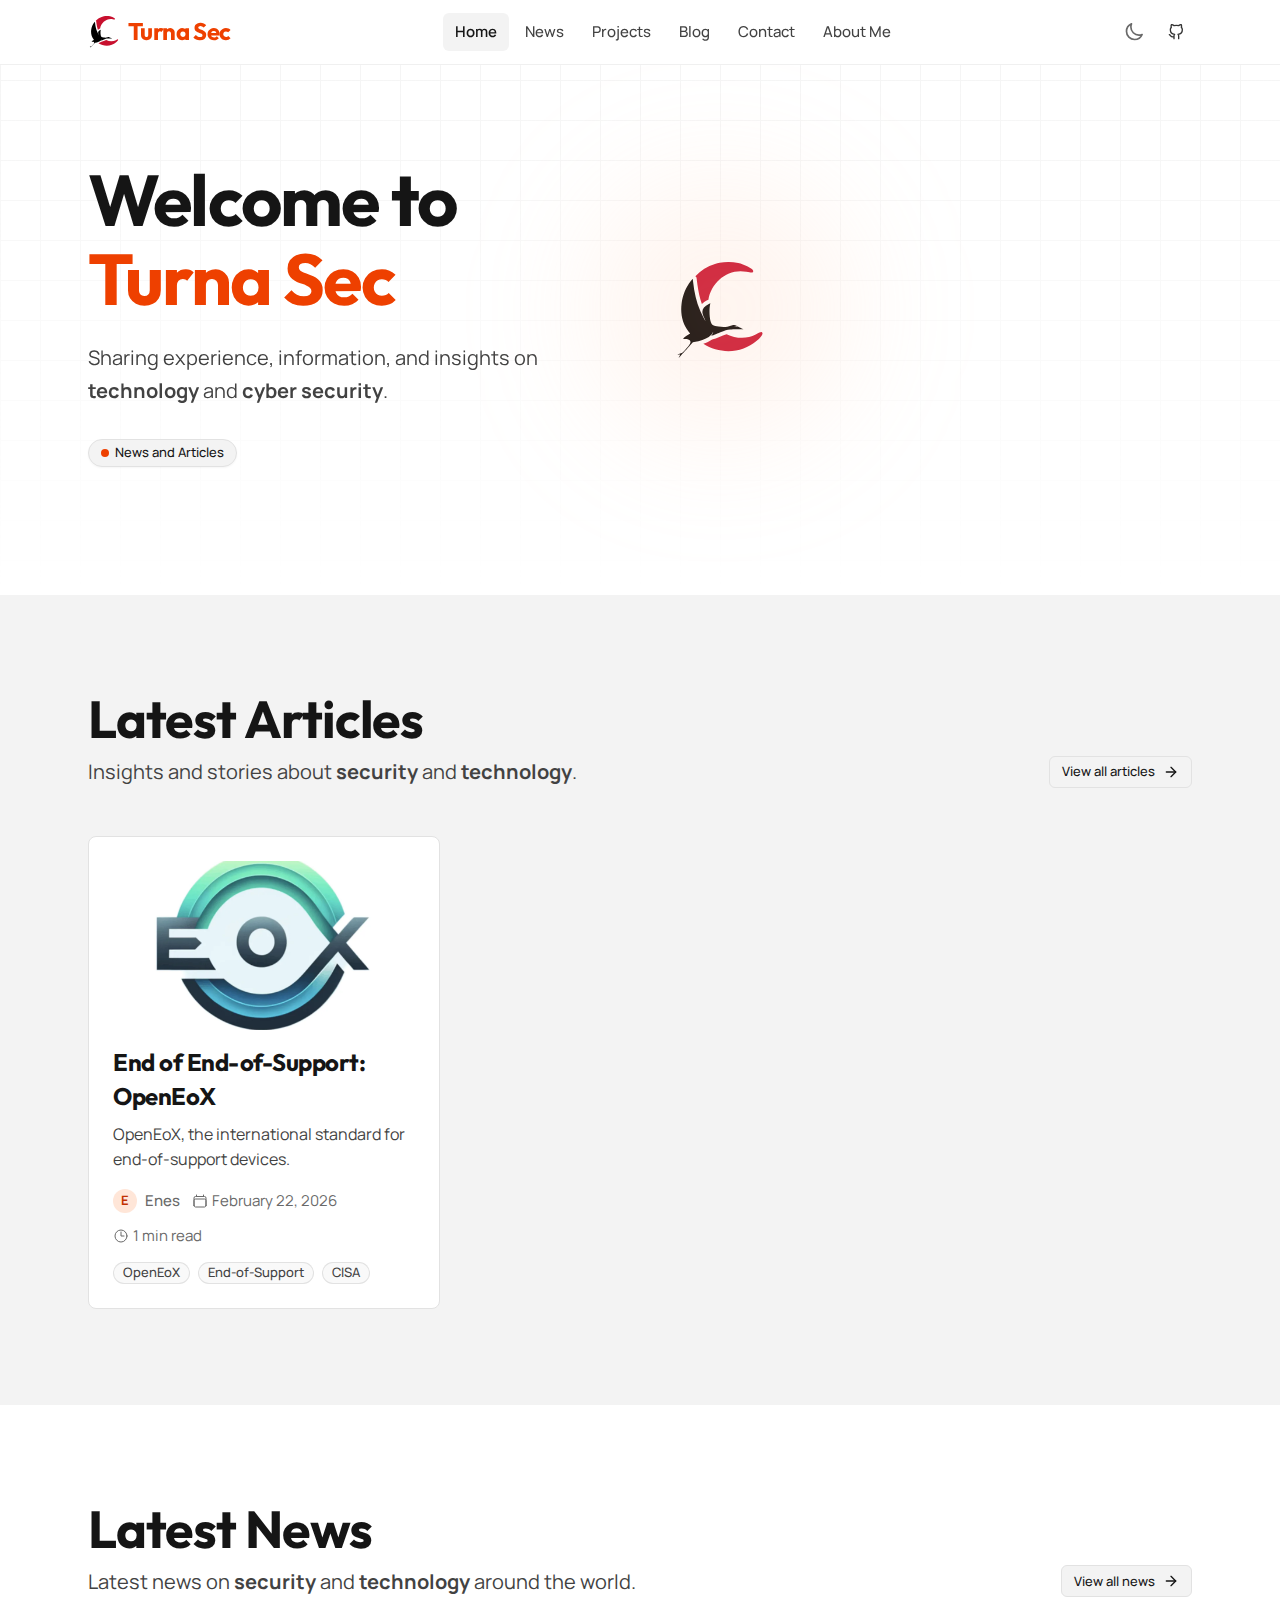
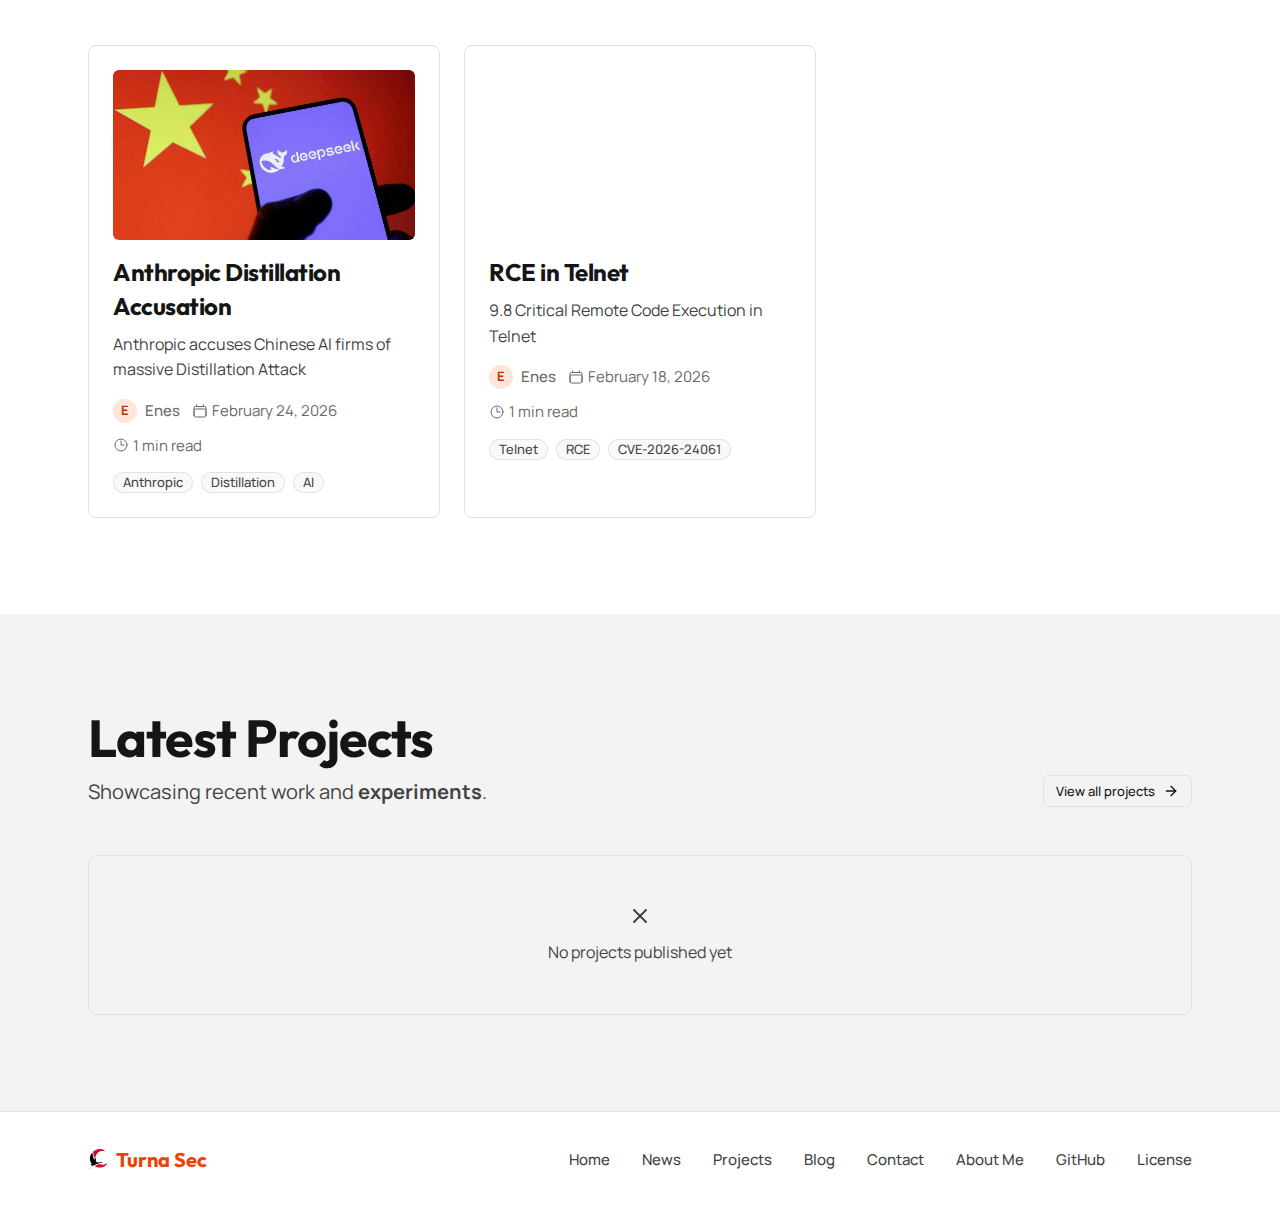
<file: index.html>
<!DOCTYPE html><html lang="en" class="scroll-smooth"> <head><meta charset="UTF-8"><meta name="viewport" content="width=device-width, initial-scale=1.0"><meta name="generator" content="Astro v6.0.0-beta.11"><!-- Velocity Fonts: Outfit (display), Manrope (body), JetBrains Mono (code) --><!-- Self-hosted via Fontsource — no external requests, CSP-safe --><!-- Favicon --><link rel="icon" type="image/svg+xml" href="/favicon.svg"><link rel="manifest" href="/manifest.webmanifest"><meta name="theme-color" content="#F94C10"><!-- SEO --><!-- Primary Meta Tags --><title>Welcome to Turna Sec — Turna Sec</title><meta name="description" content="Thoughts on web development, technology, and everything in between."><link rel="canonical" href="https://turnasec.com/"><meta name="robots" content="index, follow"><!-- Open Graph --><meta property="og:title" content="Welcome to Turna Sec — Turna Sec"><meta property="og:type" content="website"><meta property="og:image" content="https://turnasec.com/og/index.png"><meta property="og:url" content="https://turnasec.com/"><meta property="og:description" content="Thoughts on web development, technology, and everything in between."><meta property="og:site_name" content="Turna Sec"><meta property="og:locale" content="en_US"><meta property="og:image:alt" content="Welcome to Turna Sec — Turna Sec"><meta property="og:image:width" content="1200"><meta property="og:image:height" content="630"><meta property="og:image:type" content="image/png"><!-- Article Metadata --><!-- Twitter Card --><meta name="twitter:card" content="summary_large_image"><meta name="twitter:title" content="Welcome to Turna Sec — Turna Sec"><meta name="twitter:description" content="Thoughts on web development, technology, and everything in between."><meta name="twitter:image" content="https://turnasec.com/og/index.png"><!-- Verification --><!-- RSS Feed --><link rel="alternate" type="application/rss+xml" title="Turna Sec RSS Feed" href="/rss.xml"><!-- JSON-LD Structured Data --><script type="application/ld+json">{"@context":"https://schema.org","@type":"WebSite","name":"Turna Sec","url":"https://turnasec.com","description":"A Blog on web security, technology and recent updates.","potentialAction":{"@type":"SearchAction","target":{"@type":"EntryPoint","urlTemplate":"https://turnasec.com/search?q={search_term_string}"},"query-input":{"@type":"PropertyValueSpecification","valueRequired":true,"valueName":"search_term_string"}}}</script><!-- Analytics (loads if PUBLIC_GA_MEASUREMENT_ID or PUBLIC_GTM_ID is set) --><!-- Theme script (runs before render to prevent flash) --><script>
      (function () {
        const theme = localStorage.getItem('theme');
        const systemDark = window.matchMedia('(prefers-color-scheme: dark)').matches;

        if (theme === 'dark' || (!theme && systemDark)) {
          document.documentElement.classList.add('dark');
        } else {
          document.documentElement.classList.remove('dark');
        }
      })();
    </script><meta http-equiv="content-security-policy" content="font-src 'self';connect-src 'self' https://www.google-analytics.com https://www.googletagmanager.com;img-src 'self' data: https://www.googletagmanager.com https://i.pravatar.cc https://www.southwellmedia.com; script-src 'self' https://www.googletagmanager.com https://www.google-analytics.com 'sha256-ztyKCN5DcNS4fbWTf103cFdPKX98X+WfPhOT3wPVHtc=' 'sha256-L8KvJmfYwzsC5u50gV4ndlTNQL495oe5/g+UhPybD6Y=' 'sha256-4wwG+7rpwidfhyJ1Vm28HgVw9+ONDdF+Iq5qooE2Dao=' 'sha256-Ch/dKBXOHOmtEX5CSTt9X8kI3GL5HHyuyy7XvfqDpL0=' 'sha256-BF0290pkb3jxQsE7z00xR8Imp8X34FLC88L0lkMnrGw=' 'sha256-QzWFZi+FLIx23tnm9SBU4aEgx4x8DsuASP07mfqol/c=' 'sha256-0chmwFk0zaA528yFfGV7J9ppIpdfTPPULncDF3WG7Zs=' 'sha256-eIXWvAmxkr251LJZkjniEK5LcPF3NkapbJepohwYRIc=' 'sha256-Q2BPg90ZMplYY+FSdApNErhpWafg2hcRRbndmvxuL/Q=' 'sha256-U7a72oKuFFz8D7GUHLA1NZ0ciymHmDOc9T9aVDg2rWU=' 'sha256-p9VbHs/ClkQc+x63XdUjvCAgeWxA4ZGvpebJtMn9jbs=' 'sha256-47DEQpj8HBSa+/TImW+5JCeuQeRkm5NMpJWZG3hSuFU='; style-src 'self' 'sha256-55ZDIf57BGgqttz2CEpsWr4EwJF8ohMU29A79WDESLM=' 'sha256-vv9IoKo7BSLbWcUHr3tNmfNVmm5L/9Cfn2H6LMk7/ow=' 'sha256-47DEQpj8HBSa+/TImW+5JCeuQeRkm5NMpJWZG3hSuFU=';"><link rel="stylesheet" href="/_astro/Footer.Cs-uN-bX.css"><script type="module" src="/_astro/page.DRdgb3HH.js"></script></head> <body class="min-h-screen bg-background text-foreground antialiased"> <!-- Skip to content link --> <a href="#main-content" class="sr-only focus:not-sr-only focus:fixed focus:left-4 focus:top-4 focus:z-50 focus:rounded-md focus:bg-primary focus:px-4 focus:py-2 focus:text-primary-foreground">
Skip to content
</a> <header class="z-50 w-full fixed top-0 left-0 right-0 bg-background/80 backdrop-blur-lg border-b border-border/50" slot="header"> <div class="mx-auto max-w-6xl px-6 flex items-center justify-between h-16">  <a href="/" class="flex items-center gap-2"> <span class="inline-block">  <img src="/_astro/logomark.g24Xvlyu.svg" alt="Turna Sec Logo" class="h-8 w-8 block dark:hidden"> <img src="/_astro/logomark-dark.Dx9YYdnD.svg" alt="" class="h-8 w-8 hidden dark:block" aria-hidden="true">  </span> <span class="font-display text-xl font-bold tracking-tight text-brand-500"> Turna Sec </span> </a>  <nav class="hidden items-center gap-1 md:flex" aria-label="Main navigation"> <a href="/" class="nav-link rounded-md px-3 py-2 text-sm transition-all duration-(--transition-fast) nav-link-active font-semibold text-foreground bg-secondary" aria-current="page"> Home </a><a href="/news" class="nav-link rounded-md px-3 py-2 text-sm transition-all duration-(--transition-fast) nav-link-inactive font-medium text-foreground-muted hover:text-foreground hover:bg-secondary/70"> News </a><a href="/projects" class="nav-link rounded-md px-3 py-2 text-sm transition-all duration-(--transition-fast) nav-link-inactive font-medium text-foreground-muted hover:text-foreground hover:bg-secondary/70"> Projects </a><a href="/blog" class="nav-link rounded-md px-3 py-2 text-sm transition-all duration-(--transition-fast) nav-link-inactive font-medium text-foreground-muted hover:text-foreground hover:bg-secondary/70"> Blog </a><a href="/contact" class="nav-link rounded-md px-3 py-2 text-sm transition-all duration-(--transition-fast) nav-link-inactive font-medium text-foreground-muted hover:text-foreground hover:bg-secondary/70"> Contact </a><a href="/about" class="nav-link rounded-md px-3 py-2 text-sm transition-all duration-(--transition-fast) nav-link-inactive font-medium text-foreground-muted hover:text-foreground hover:bg-secondary/70"> About Me </a> </nav>  <div class="flex items-center gap-2"> <script type="module">function t(){const e=document.getElementById("theme-toggle");e&&e.addEventListener("click",()=>{document.documentElement.classList.contains("dark")?(document.documentElement.classList.remove("dark"),localStorage.setItem("theme","light")):(document.documentElement.classList.add("dark"),localStorage.setItem("theme","dark"))})}t();document.addEventListener("astro:after-swap",t);</script><button type="button" id="theme-toggle" class="inline-flex items-center justify-center rounded-md p-2 text-muted-foreground hover:text-foreground hover:bg-accent transition-colors duration-(--transition-fast) focus-visible:outline-none focus-visible:ring-2 focus-visible:ring-ring focus-visible:ring-offset-2" aria-label="Toggle theme"> <!-- Sun icon (shown in dark mode) --> <svg class="h-5 w-5 hidden dark:block" xmlns="http://www.w3.org/2000/svg" fill="none" viewBox="0 0 24 24" stroke="currentColor" stroke-width="2" aria-hidden="true"> <path stroke-linecap="round" stroke-linejoin="round" d="M12 3v2.25m6.364.386l-1.591 1.591M21 12h-2.25m-.386 6.364l-1.591-1.591M12 18.75V21m-4.773-4.227l-1.591 1.591M5.25 12H3m4.227-4.773L5.636 5.636M15.75 12a3.75 3.75 0 11-7.5 0 3.75 3.75 0 017.5 0z"></path> </svg> <!-- Moon icon (shown in light mode) --> <svg class="h-5 w-5 block dark:hidden" xmlns="http://www.w3.org/2000/svg" fill="none" viewBox="0 0 24 24" stroke="currentColor" stroke-width="2" aria-hidden="true"> <path stroke-linecap="round" stroke-linejoin="round" d="M21.752 15.002A9.718 9.718 0 0118 15.75c-5.385 0-9.75-4.365-9.75-9.75 0-1.33.266-2.597.748-3.752A9.753 9.753 0 003 11.25C3 16.635 7.365 21 12.75 21a9.753 9.753 0 009.002-5.998z"></path> </svg> </button> <a class="inline-flex items-center justify-center gap-2 font-medium transition-all duration-150 ease-out focus-visible:outline-none focus-visible:ring-2 focus-visible:ring-ring focus-visible:ring-offset-2 disabled:pointer-events-none disabled:opacity-50 [&#38;_svg]:pointer-events-none [&#38;_svg]:shrink-0 text-foreground-secondary hover:text-foreground hover:bg-secondary active:scale-[0.98] text-xs [&#38;_svg]:h-4 [&#38;_svg]:w-4 rounded-md h-8 w-8 px-0" href="https://github.com/theHapalua" target="_blank" rel="noopener noreferrer" aria-label="View on GitHub"> <svg xmlns="http://www.w3.org/2000/svg" viewBox="0 0 24 24" fill="none" stroke="currentColor" stroke-width="2" stroke-linecap="round" stroke-linejoin="round" class="w-4 h-4 shrink-0" aria-hidden="true"> <path d="M9 19c-5 1.5-5-2.5-7-3m14 6v-3.87a3.37 3.37 0 0 0-.94-2.61c3.14-.35 6.44-1.54 6.44-7A5.44 5.44 0 0 0 20 4.77 5.07 5.07 0 0 0 19.91 1S18.73.65 16 2.48a13.38 13.38 0 0 0-7 0C6.27.65 5.09 1 5.09 1A5.07 5.07 0 0 0 5 4.77a5.44 5.44 0 0 0-1.5 3.78c0 5.42 3.3 6.61 6.44 7A3.37 3.37 0 0 0 9 18.13V22"></path> </svg>  </a>  <button type="button" id="mobile-menu-button" class="inline-flex items-center justify-center rounded-md p-2 md:hidden text-foreground-muted hover:text-foreground hover:bg-secondary transition-colors focus-visible:ring-ring focus-visible:ring-2 focus-visible:outline-none" aria-expanded="false" aria-controls="mobile-menu" aria-label="Toggle menu"> <span class="menu-icon"> <svg xmlns="http://www.w3.org/2000/svg" viewBox="0 0 24 24" fill="none" stroke="currentColor" stroke-width="2" stroke-linecap="round" stroke-linejoin="round" class="w-5 h-5 shrink-0" aria-hidden="true"> <path d="M4 6h16"></path><path d="M4 12h16"></path><path d="M4 18h16"></path> </svg> </span> <span class="close-icon hidden"> <svg xmlns="http://www.w3.org/2000/svg" viewBox="0 0 24 24" fill="none" stroke="currentColor" stroke-width="2" stroke-linecap="round" stroke-linejoin="round" class="w-5 h-5 shrink-0" aria-hidden="true"> <path d="M18 6L6 18"></path><path d="M6 6l12 12"></path> </svg> </span> </button> </div> </div>  <div id="mobile-menu" class="border-border bg-background hidden origin-top scale-y-0 border-t opacity-0 shadow-[0_8px_24px_-12px_rgba(0,0,0,0.12)] md:hidden" role="navigation" aria-label="Mobile navigation"> <div class="mx-auto max-w-6xl space-y-1 px-6 py-4"> <a href="/" class="mobile-nav-link block rounded-md px-3 py-2 text-sm transition-all duration-(--transition-fast) mobile-nav-link-active bg-secondary text-foreground font-semibold" aria-current="page"> Home </a><a href="/news" class="mobile-nav-link block rounded-md px-3 py-2 text-sm transition-all duration-(--transition-fast) mobile-nav-link-inactive text-foreground-muted hover:bg-secondary/70 hover:text-foreground font-medium"> News </a><a href="/projects" class="mobile-nav-link block rounded-md px-3 py-2 text-sm transition-all duration-(--transition-fast) mobile-nav-link-inactive text-foreground-muted hover:bg-secondary/70 hover:text-foreground font-medium"> Projects </a><a href="/blog" class="mobile-nav-link block rounded-md px-3 py-2 text-sm transition-all duration-(--transition-fast) mobile-nav-link-inactive text-foreground-muted hover:bg-secondary/70 hover:text-foreground font-medium"> Blog </a><a href="/contact" class="mobile-nav-link block rounded-md px-3 py-2 text-sm transition-all duration-(--transition-fast) mobile-nav-link-inactive text-foreground-muted hover:bg-secondary/70 hover:text-foreground font-medium"> Contact </a><a href="/about" class="mobile-nav-link block rounded-md px-3 py-2 text-sm transition-all duration-(--transition-fast) mobile-nav-link-inactive text-foreground-muted hover:bg-secondary/70 hover:text-foreground font-medium"> About Me </a>  </div> </div> </header>  <div id="mobile-menu-backdrop" class="pointer-events-none fixed inset-0 z-40 opacity-0 transition-opacity duration-200 md:hidden" aria-hidden="true"></div> <script type="module">function r(){const o=document.getElementById("mobile-menu-button"),u=document.getElementById("mobile-menu"),t=document.getElementById("mobile-menu-backdrop"),c=o?.closest("header"),m=o?.querySelector(".menu-icon"),f=o?.querySelector(".close-icon");if(!o||!u||!m||!f||o.dataset.mobileMenuBound==="true")return;o.dataset.mobileMenuBound="true";const l=o,s=u,y=m,p=f;let i=!1,a=!1;function b(){if(i||a)return;a=!0,i=!0,l.setAttribute("aria-expanded","true"),y.classList.add("hidden"),p.classList.remove("hidden"),c&&c.classList.add("!bg-background");const e=document.querySelector("main"),n=document.querySelector("footer");e&&(e.style.transition="opacity 200ms, filter 200ms",e.style.opacity="0.3",e.style.filter="blur(4px)"),n&&(n.style.transition="opacity 200ms, filter 200ms",n.style.opacity="0.3",n.style.filter="blur(4px)"),s.classList.remove("hidden","animate-menu-up","opacity-0","scale-y-0"),s.classList.add("animate-menu-down"),t&&(t.classList.remove("pointer-events-none","animate-backdrop-out"),t.classList.add("animate-backdrop")),a=!1}function d(){if(!i||a)return;a=!0,l.setAttribute("aria-expanded","false"),y.classList.remove("hidden"),p.classList.add("hidden"),s.classList.remove("animate-menu-down"),s.classList.add("animate-menu-up"),t&&(t.classList.remove("animate-backdrop"),t.classList.add("animate-backdrop-out"));const e=document.querySelector("main"),n=document.querySelector("footer");e&&(e.style.opacity="1",e.style.filter="none"),n&&(n.style.opacity="1",n.style.filter="none"),setTimeout(()=>{s.classList.add("hidden","opacity-0","scale-y-0"),t&&t.classList.add("pointer-events-none"),c&&c.classList.remove("!bg-background"),i=!1,a=!1},200)}function L(){i?d():b()}l.addEventListener("click",L),t&&t.addEventListener("click",d),document.addEventListener("keydown",function(e){e.key==="Escape"&&i&&d()}),s.querySelectorAll("a").forEach(e=>{e.addEventListener("click",d)})}r();document.addEventListener("astro:page-load",r);document.addEventListener("astro:after-swap",r);</script> <main id="main-content" class="flex-1">     <section class="relative overflow-hidden bg-background pt-[calc(var(--space-page-top)_+_var(--space-8))] pb-[var(--space-section-lg)]">  <div class="bg-grid-pattern pointer-events-none absolute inset-0 [mask-image:linear-gradient(to_bottom,white,transparent)] opacity-40" aria-hidden="true"></div> <div class="mx-auto grid max-w-6xl grid-cols-1 items-center gap-[var(--space-section-gap)] px-6 lg:grid-cols-2 lg:gap-[var(--space-section-gap)]">  <div class="z-10 flex flex-col text-left items-start order-1 lg:order-none">    <div class="mb-[var(--space-heading-gap)] [&#38;>h1]:font-display [&#38;>h1]:text-5xl [&#38;>h1]:leading-[1.1] [&#38;>h1]:font-bold [&#38;>h1]:tracking-tight [&#38;>h1]:text-balance [&#38;>h1]:text-foreground md:[&#38;>h1]:text-6xl lg:[&#38;>h1]:text-7xl [&#38;>h2]:font-display [&#38;>h2]:text-4xl [&#38;>h2]:leading-[1.1] [&#38;>h2]:font-bold [&#38;>h2]:tracking-tight [&#38;>h2]:text-balance [&#38;>h2]:text-foreground md:[&#38;>h2]:text-5xl lg:[&#38;>h2]:text-6xl"> <h1 class="animate-slide-down">
Welcome to <span class="text-brand-500">Turna Sec</span> </h1> </div>  <div class="mb-[var(--space-stack-lg)] max-w-xl text-lg leading-relaxed text-foreground-muted [&#38;>p]:text-lg [&#38;>p]:leading-relaxed [&#38;>p]:text-foreground-muted"> <p class="animate-fade-in text-foreground-muted hover:text-primary-hover transition-colors duration-slow">
Sharing experience, information, and insights on <b>technology</b> and <b>cyber security</b>.
</p> </div>       <span class="inline-flex items-center font-medium border transition-colors [&#38;>svg]:shrink-0 [&#38;>svg]:h-3 [&#38;>svg]:w-3 bg-secondary text-secondary-foreground border-border text-xs py-1 gap-1.5 shadow-sm px-3 rounded-full"> <span class="flex h-2 w-2 shrink-0 animate-pulse rounded-full bg-brand-500" aria-hidden="true"></span> 
News and Articles
 </span>   </div>  <div class="relative z-10 w-full order-2 lg:order-none"> <span class="inline-block animate-float">  <img src="/_astro/logomark.g24Xvlyu.svg" alt="Turna Sec Logo" class="h-24 w-24 block dark:hidden"> <img src="/_astro/logomark-dark.Dx9YYdnD.svg" alt="" class="h-24 w-24 hidden dark:block" aria-hidden="true">  </span>  <div class="bg-brand-200/20 pointer-events-none absolute h-64 w-64 rounded-full blur-3xl -left-20 -top-20" aria-hidden="true"></div> </div>   </div> </section> <section class="py-16 md:py-24 dark:bg-background-secondary bg-background-tertiary"> <div class="mx-auto max-w-6xl px-6"> <div class="mb-12 flex flex-col justify-between gap-6 md:flex-row md:items-end"> <div> <h2 class="font-display text-foreground mb-2 text-3xl font-bold md:text-4xl">
Latest Articles
</h2> <p class="text-foreground-muted text-lg">
Insights and stories about <b>security</b> and <b>technology</b>.
</p> </div> <a class="inline-flex items-center justify-center gap-2 font-medium rounded-md transition-all duration-150 ease-out focus-visible:outline-none focus-visible:ring-2 focus-visible:ring-ring focus-visible:ring-offset-2 disabled:pointer-events-none disabled:opacity-50 [&#38;_svg]:pointer-events-none [&#38;_svg]:shrink-0 bg-secondary text-secondary-foreground border border-border hover:bg-secondary-hover hover:border-border-strong active:scale-[0.98] h-8 px-3 text-xs [&#38;_svg]:h-4 [&#38;_svg]:w-4 w-full md:w-auto" href="/blog">
View all articles
<svg xmlns="http://www.w3.org/2000/svg" viewBox="0 0 24 24" fill="none" stroke="currentColor" stroke-width="2" stroke-linecap="round" stroke-linejoin="round" class="w-4 h-4 shrink-0" aria-hidden="true"> <path d="M5 12h14"></path><path d="M12 5l7 7-7 7"></path> </svg>  </a> </div> <div class="grid gap-6 md:grid-cols-2 lg:grid-cols-3"> <article class="group relative rounded-lg border bg-background p-6 transition-all duration-200 ease-out border-border hover:-translate-y-0.5 hover:shadow-md hover:border-border-strong">  <a href="/blog/end-of-end-of-support" class="block"> <div class="mb-4 overflow-hidden rounded-md"> <img src="/_astro/openeox.McLbKZKR_4Fn3O.webp" alt="End of End-of-Support: OpenEoX" loading="lazy" decoding="async" fetchpriority="auto" width="1036" height="860" class="aspect-video w-full object-cover transition-transform duration-300 group-hover:scale-105"> </div> <h2 class="font-display text-xl font-bold text-foreground transition-colors group-hover:text-brand-600 dark:group-hover:text-brand-400 mb-2"> End of End-of-Support: OpenEoX </h2> <p class="text-foreground-muted line-clamp-2 mb-4"> OpenEoX, the international standard for end-of-support devices. </p> <div class="flex flex-wrap items-center gap-3 text-sm text-foreground-subtle"> <div class="flex items-center gap-2"> <div class="h-6 w-6 rounded-full bg-brand-100 dark:bg-brand-900/30 flex items-center justify-center text-xs font-bold text-brand-600 dark:text-brand-400"> E </div> <span class="font-medium">Enes</span> </div> <time datetime="2026-02-22T00:00:00.000Z" class="flex items-center gap-1"> <svg class="h-4 w-4" fill="none" viewBox="0 0 24 24" stroke="currentColor" stroke-width="1.5"> <path stroke-linecap="round" stroke-linejoin="round" d="M6.75 3v2.25M17.25 3v2.25M3 18.75V7.5a2.25 2.25 0 012.25-2.25h13.5A2.25 2.25 0 0121 7.5v11.25m-18 0A2.25 2.25 0 005.25 21h13.5A2.25 2.25 0 0021 18.75m-18 0v-7.5A2.25 2.25 0 015.25 9h13.5A2.25 2.25 0 0121 11.25v7.5"></path> </svg> February 22, 2026 </time> <span class="flex items-center gap-1"> <svg class="h-4 w-4" fill="none" viewBox="0 0 24 24" stroke="currentColor" stroke-width="1.5"> <path stroke-linecap="round" stroke-linejoin="round" d="M12 6v6h4.5m4.5 0a9 9 0 11-18 0 9 9 0 0118 0z"></path> </svg> 1 min read
</span> </div> <div class="mt-4 flex flex-wrap gap-2"> <span class="inline-flex items-center rounded-full bg-background-secondary px-2.5 py-0.5 text-xs font-medium text-foreground-muted ring-1 ring-inset ring-border transition-colors group-hover:bg-brand-50 group-hover:text-brand-700 group-hover:ring-brand-200 dark:group-hover:bg-brand-900/20 dark:group-hover:text-brand-400 dark:group-hover:ring-brand-800"> OpenEoX </span><span class="inline-flex items-center rounded-full bg-background-secondary px-2.5 py-0.5 text-xs font-medium text-foreground-muted ring-1 ring-inset ring-border transition-colors group-hover:bg-brand-50 group-hover:text-brand-700 group-hover:ring-brand-200 dark:group-hover:bg-brand-900/20 dark:group-hover:text-brand-400 dark:group-hover:ring-brand-800"> End-of-Support </span><span class="inline-flex items-center rounded-full bg-background-secondary px-2.5 py-0.5 text-xs font-medium text-foreground-muted ring-1 ring-inset ring-border transition-colors group-hover:bg-brand-50 group-hover:text-brand-700 group-hover:ring-brand-200 dark:group-hover:bg-brand-900/20 dark:group-hover:text-brand-400 dark:group-hover:ring-brand-800"> CISA </span>  </div> </a> </article> </div> </div> </section> <section class="py-16 md:py-24"> <div class="mx-auto max-w-6xl px-6"> <div class="mb-12 flex flex-col justify-between gap-6 md:flex-row md:items-end"> <div> <h2 class="font-display text-foreground mb-2 text-3xl font-bold md:text-4xl">
Latest News
</h2> <p class="text-foreground-muted text-lg">
Latest news on <b>security</b> and <b>technology</b> around the world.
</p> </div> <a class="inline-flex items-center justify-center gap-2 font-medium rounded-md transition-all duration-150 ease-out focus-visible:outline-none focus-visible:ring-2 focus-visible:ring-ring focus-visible:ring-offset-2 disabled:pointer-events-none disabled:opacity-50 [&#38;_svg]:pointer-events-none [&#38;_svg]:shrink-0 bg-secondary text-secondary-foreground border border-border hover:bg-secondary-hover hover:border-border-strong active:scale-[0.98] h-8 px-3 text-xs [&#38;_svg]:h-4 [&#38;_svg]:w-4 w-full md:w-auto" href="/news">
View all news
<svg xmlns="http://www.w3.org/2000/svg" viewBox="0 0 24 24" fill="none" stroke="currentColor" stroke-width="2" stroke-linecap="round" stroke-linejoin="round" class="w-4 h-4 shrink-0" aria-hidden="true"> <path d="M5 12h14"></path><path d="M12 5l7 7-7 7"></path> </svg>  </a> </div> <div class="grid gap-6 md:grid-cols-2 lg:grid-cols-3"> <article class="group relative rounded-lg border bg-background p-6 transition-all duration-200 ease-out border-border hover:-translate-y-0.5 hover:shadow-md hover:border-border-strong">  <a href="/news/anthropic-distillation-accusation" class="block"> <div class="mb-4 overflow-hidden rounded-md"> <img src="/_astro/anthropic-accusation.DTdqfn6g_Z1WGWS.webp" alt="Anthropic Distillation Accusation" loading="lazy" decoding="async" fetchpriority="auto" width="1200" height="675" class="aspect-video w-full object-cover transition-transform duration-300 group-hover:scale-105"> </div> <h2 class="font-display text-xl font-bold text-foreground transition-colors group-hover:text-brand-600 dark:group-hover:text-brand-400 mb-2"> Anthropic Distillation Accusation </h2> <p class="text-foreground-muted line-clamp-2 mb-4"> Anthropic accuses Chinese AI firms of massive Distillation Attack </p> <div class="flex flex-wrap items-center gap-3 text-sm text-foreground-subtle"> <div class="flex items-center gap-2"> <div class="h-6 w-6 rounded-full bg-brand-100 dark:bg-brand-900/30 flex items-center justify-center text-xs font-bold text-brand-600 dark:text-brand-400"> E </div> <span class="font-medium">Enes</span> </div> <time datetime="2026-02-24T00:00:00.000Z" class="flex items-center gap-1"> <svg class="h-4 w-4" fill="none" viewBox="0 0 24 24" stroke="currentColor" stroke-width="1.5"> <path stroke-linecap="round" stroke-linejoin="round" d="M6.75 3v2.25M17.25 3v2.25M3 18.75V7.5a2.25 2.25 0 012.25-2.25h13.5A2.25 2.25 0 0121 7.5v11.25m-18 0A2.25 2.25 0 005.25 21h13.5A2.25 2.25 0 0021 18.75m-18 0v-7.5A2.25 2.25 0 015.25 9h13.5A2.25 2.25 0 0121 11.25v7.5"></path> </svg> February 24, 2026 </time> <span class="flex items-center gap-1"> <svg class="h-4 w-4" fill="none" viewBox="0 0 24 24" stroke="currentColor" stroke-width="1.5"> <path stroke-linecap="round" stroke-linejoin="round" d="M12 6v6h4.5m4.5 0a9 9 0 11-18 0 9 9 0 0118 0z"></path> </svg> 1 min read
</span> </div> <div class="mt-4 flex flex-wrap gap-2"> <span class="inline-flex items-center rounded-full bg-background-secondary px-2.5 py-0.5 text-xs font-medium text-foreground-muted ring-1 ring-inset ring-border transition-colors group-hover:bg-brand-50 group-hover:text-brand-700 group-hover:ring-brand-200 dark:group-hover:bg-brand-900/20 dark:group-hover:text-brand-400 dark:group-hover:ring-brand-800"> Anthropic </span><span class="inline-flex items-center rounded-full bg-background-secondary px-2.5 py-0.5 text-xs font-medium text-foreground-muted ring-1 ring-inset ring-border transition-colors group-hover:bg-brand-50 group-hover:text-brand-700 group-hover:ring-brand-200 dark:group-hover:bg-brand-900/20 dark:group-hover:text-brand-400 dark:group-hover:ring-brand-800"> Distillation </span><span class="inline-flex items-center rounded-full bg-background-secondary px-2.5 py-0.5 text-xs font-medium text-foreground-muted ring-1 ring-inset ring-border transition-colors group-hover:bg-brand-50 group-hover:text-brand-700 group-hover:ring-brand-200 dark:group-hover:bg-brand-900/20 dark:group-hover:text-brand-400 dark:group-hover:ring-brand-800"> AI </span>  </div> </a> </article><article class="group relative rounded-lg border bg-background p-6 transition-all duration-200 ease-out border-border hover:-translate-y-0.5 hover:shadow-md hover:border-border-strong">  <a href="/news/rce-in-telnet" class="block"> <div class="mb-4 overflow-hidden rounded-md"> <img src="/_astro/rce-in-telnet.Be6-ZWFX_Z1Nwo0t.webp" alt="RCE in Telnet" loading="lazy" decoding="async" fetchpriority="auto" width="860" height="520" class="aspect-video w-full object-cover transition-transform duration-300 group-hover:scale-105"> </div> <h2 class="font-display text-xl font-bold text-foreground transition-colors group-hover:text-brand-600 dark:group-hover:text-brand-400 mb-2"> RCE in Telnet </h2> <p class="text-foreground-muted line-clamp-2 mb-4"> 9.8 Critical Remote Code Execution in Telnet </p> <div class="flex flex-wrap items-center gap-3 text-sm text-foreground-subtle"> <div class="flex items-center gap-2"> <div class="h-6 w-6 rounded-full bg-brand-100 dark:bg-brand-900/30 flex items-center justify-center text-xs font-bold text-brand-600 dark:text-brand-400"> E </div> <span class="font-medium">Enes</span> </div> <time datetime="2026-02-18T00:00:00.000Z" class="flex items-center gap-1"> <svg class="h-4 w-4" fill="none" viewBox="0 0 24 24" stroke="currentColor" stroke-width="1.5"> <path stroke-linecap="round" stroke-linejoin="round" d="M6.75 3v2.25M17.25 3v2.25M3 18.75V7.5a2.25 2.25 0 012.25-2.25h13.5A2.25 2.25 0 0121 7.5v11.25m-18 0A2.25 2.25 0 005.25 21h13.5A2.25 2.25 0 0021 18.75m-18 0v-7.5A2.25 2.25 0 015.25 9h13.5A2.25 2.25 0 0121 11.25v7.5"></path> </svg> February 18, 2026 </time> <span class="flex items-center gap-1"> <svg class="h-4 w-4" fill="none" viewBox="0 0 24 24" stroke="currentColor" stroke-width="1.5"> <path stroke-linecap="round" stroke-linejoin="round" d="M12 6v6h4.5m4.5 0a9 9 0 11-18 0 9 9 0 0118 0z"></path> </svg> 1 min read
</span> </div> <div class="mt-4 flex flex-wrap gap-2"> <span class="inline-flex items-center rounded-full bg-background-secondary px-2.5 py-0.5 text-xs font-medium text-foreground-muted ring-1 ring-inset ring-border transition-colors group-hover:bg-brand-50 group-hover:text-brand-700 group-hover:ring-brand-200 dark:group-hover:bg-brand-900/20 dark:group-hover:text-brand-400 dark:group-hover:ring-brand-800"> Telnet </span><span class="inline-flex items-center rounded-full bg-background-secondary px-2.5 py-0.5 text-xs font-medium text-foreground-muted ring-1 ring-inset ring-border transition-colors group-hover:bg-brand-50 group-hover:text-brand-700 group-hover:ring-brand-200 dark:group-hover:bg-brand-900/20 dark:group-hover:text-brand-400 dark:group-hover:ring-brand-800"> RCE </span><span class="inline-flex items-center rounded-full bg-background-secondary px-2.5 py-0.5 text-xs font-medium text-foreground-muted ring-1 ring-inset ring-border transition-colors group-hover:bg-brand-50 group-hover:text-brand-700 group-hover:ring-brand-200 dark:group-hover:bg-brand-900/20 dark:group-hover:text-brand-400 dark:group-hover:ring-brand-800"> CVE-2026-24061 </span>  </div> </a> </article> </div> </div> </section> <section class="py-16 md:py-24 dark:bg-background-secondary bg-background-tertiary"> <div class="mx-auto max-w-6xl px-6"> <div class="mb-12 flex flex-col justify-between gap-6 md:flex-row md:items-end"> <div> <h2 class="font-display text-foreground mb-2 text-3xl font-bold md:text-4xl">
Latest Projects
</h2> <p class="text-foreground-muted text-lg">
Showcasing recent work and <b>experiments</b>.
</p> </div> <a class="inline-flex items-center justify-center gap-2 font-medium rounded-md transition-all duration-150 ease-out focus-visible:outline-none focus-visible:ring-2 focus-visible:ring-ring focus-visible:ring-offset-2 disabled:pointer-events-none disabled:opacity-50 [&#38;_svg]:pointer-events-none [&#38;_svg]:shrink-0 bg-secondary text-secondary-foreground border border-border hover:bg-secondary-hover hover:border-border-strong active:scale-[0.98] h-8 px-3 text-xs [&#38;_svg]:h-4 [&#38;_svg]:w-4 w-full md:w-auto" href="/projects">
View all projects
<svg xmlns="http://www.w3.org/2000/svg" viewBox="0 0 24 24" fill="none" stroke="currentColor" stroke-width="2" stroke-linecap="round" stroke-linejoin="round" class="w-4 h-4 shrink-0" aria-hidden="true"> <path d="M5 12h14"></path><path d="M12 5l7 7-7 7"></path> </svg>  </a> </div> <div class="rounded-lg border border-border bg-surface-secondary py-12 text-center"> <svg xmlns="http://www.w3.org/2000/svg" viewBox="0 0 24 24" fill="none" stroke="currentColor" stroke-width="2" stroke-linecap="round" stroke-linejoin="round" class="w-6 h-6 shrink-0 text-foreground-muted mx-auto mb-3" aria-hidden="true"> <path d="M18 6L6 18"></path><path d="M6 6l12 12"></path> </svg> <p class="text-foreground-muted">No projects published yet</p> </div> </div> </section>    </main> <footer class="py-[var(--space-stack-lg)] bg-surface-secondary border-t border-border" slot="footer"> <div class="mx-auto max-w-6xl px-6"> <div class="flex flex-col md:flex-row justify-between items-center gap-[var(--space-stack-lg)]">  <div class="flex flex-col items-center md:items-start gap-2"> <a href="/" class="flex items-center gap-2"> <span class="inline-block">  <img src="/_astro/logomark.g24Xvlyu.svg" alt="Turna Sec Logo" class="h-5 w-5 block dark:hidden"> <img src="/_astro/logomark-dark.Dx9YYdnD.svg" alt="" class="h-5 w-5 hidden dark:block" aria-hidden="true">  </span> <span class="font-display text-lg font-bold text-brand-500"> Turna Sec </span> </a>  </div>  <nav class="flex flex-wrap justify-center gap-[var(--space-inline-lg)] md:gap-[var(--space-stack-lg)] text-sm font-medium text-foreground-muted"> <a href="/" class="transition-colors hover:text-foreground"> Home </a><a href="/news" class="transition-colors hover:text-foreground"> News </a><a href="/projects" class="transition-colors hover:text-foreground"> Projects </a><a href="/blog" class="transition-colors hover:text-foreground"> Blog </a><a href="/contact" class="transition-colors hover:text-foreground"> Contact </a><a href="/about" class="transition-colors hover:text-foreground"> About Me </a><a href="https://github.com/theHapalua" class="transition-colors hover:text-foreground" target="_blank" rel="noopener noreferrer"> GitHub </a><a href="https://github.com/southwellmedia/velocity/blob/main/LICENSE" class="transition-colors hover:text-foreground" target="_blank" rel="noopener noreferrer"> License </a> </nav>   </div>    </div>   </footer> </body></html>
</file>
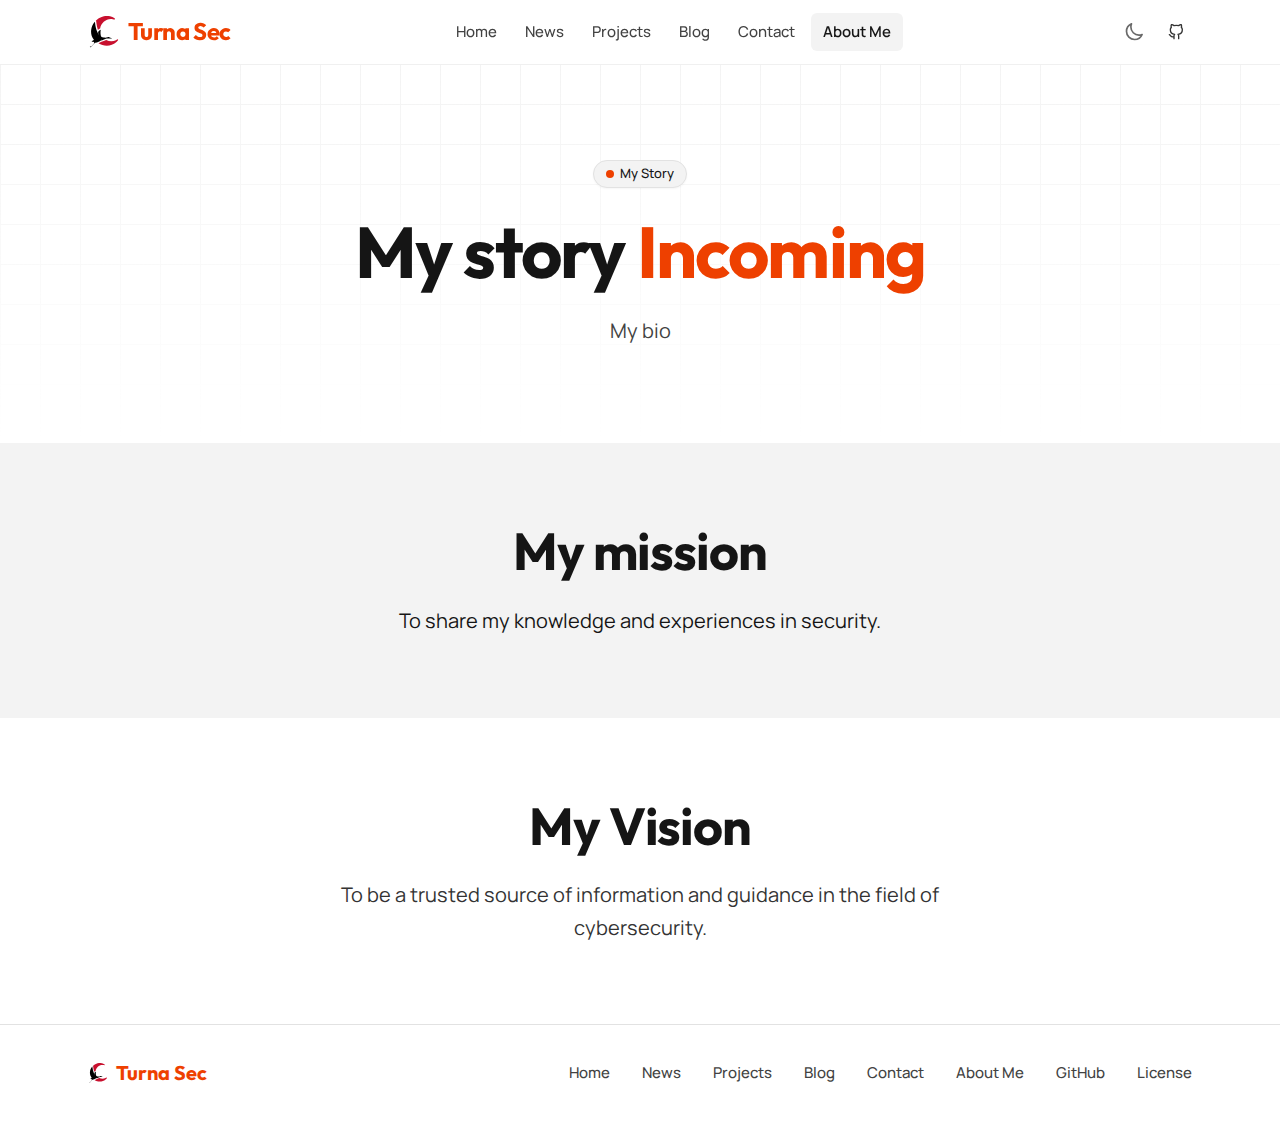
<file: about/index.html>
<!DOCTYPE html><html lang="en" class="scroll-smooth"> <head><meta charset="UTF-8"><meta name="viewport" content="width=device-width, initial-scale=1.0"><meta name="generator" content="Astro v6.0.0-beta.11"><!-- Velocity Fonts: Outfit (display), Manrope (body), JetBrains Mono (code) --><!-- Self-hosted via Fontsource — no external requests, CSP-safe --><!-- Favicon --><link rel="icon" type="image/svg+xml" href="/favicon.svg"><link rel="manifest" href="/manifest.webmanifest"><meta name="theme-color" content="#F94C10"><!-- SEO --><!-- Primary Meta Tags --><title>About Me — Turna Sec</title><meta name="description" content="Learn more about me and my story."><link rel="canonical" href="https://turnasec.com/about/"><meta name="robots" content="index, follow"><!-- Open Graph --><meta property="og:title" content="About Me — Turna Sec"><meta property="og:type" content="website"><meta property="og:image" content="https://turnasec.com/og/about.png"><meta property="og:url" content="https://turnasec.com/about/"><meta property="og:description" content="Learn more about me and my story."><meta property="og:site_name" content="Turna Sec"><meta property="og:locale" content="en_US"><meta property="og:image:alt" content="About Me — Turna Sec"><meta property="og:image:width" content="1200"><meta property="og:image:height" content="630"><meta property="og:image:type" content="image/png"><!-- Article Metadata --><!-- Twitter Card --><meta name="twitter:card" content="summary_large_image"><meta name="twitter:title" content="About Me — Turna Sec"><meta name="twitter:description" content="Learn more about me and my story."><meta name="twitter:image" content="https://turnasec.com/og/about.png"><!-- Verification --><!-- RSS Feed --><link rel="alternate" type="application/rss+xml" title="Turna Sec RSS Feed" href="/rss.xml"><!-- JSON-LD Structured Data --><script type="application/ld+json">{"@context":"https://schema.org","@type":"WebSite","name":"Turna Sec","url":"https://turnasec.com","description":"A Blog on web security, technology and recent updates.","potentialAction":{"@type":"SearchAction","target":{"@type":"EntryPoint","urlTemplate":"https://turnasec.com/search?q={search_term_string}"},"query-input":{"@type":"PropertyValueSpecification","valueRequired":true,"valueName":"search_term_string"}}}</script><!-- Analytics (loads if PUBLIC_GA_MEASUREMENT_ID or PUBLIC_GTM_ID is set) --><!-- Theme script (runs before render to prevent flash) --><script>
      (function () {
        const theme = localStorage.getItem('theme');
        const systemDark = window.matchMedia('(prefers-color-scheme: dark)').matches;

        if (theme === 'dark' || (!theme && systemDark)) {
          document.documentElement.classList.add('dark');
        } else {
          document.documentElement.classList.remove('dark');
        }
      })();
    </script><meta http-equiv="content-security-policy" content="font-src 'self';connect-src 'self' https://www.google-analytics.com https://www.googletagmanager.com;img-src 'self' data: https://www.googletagmanager.com https://i.pravatar.cc https://www.southwellmedia.com; script-src 'self' https://www.googletagmanager.com https://www.google-analytics.com 'sha256-ztyKCN5DcNS4fbWTf103cFdPKX98X+WfPhOT3wPVHtc=' 'sha256-L8KvJmfYwzsC5u50gV4ndlTNQL495oe5/g+UhPybD6Y=' 'sha256-4wwG+7rpwidfhyJ1Vm28HgVw9+ONDdF+Iq5qooE2Dao=' 'sha256-Ch/dKBXOHOmtEX5CSTt9X8kI3GL5HHyuyy7XvfqDpL0=' 'sha256-BF0290pkb3jxQsE7z00xR8Imp8X34FLC88L0lkMnrGw=' 'sha256-QzWFZi+FLIx23tnm9SBU4aEgx4x8DsuASP07mfqol/c=' 'sha256-0chmwFk0zaA528yFfGV7J9ppIpdfTPPULncDF3WG7Zs=' 'sha256-eIXWvAmxkr251LJZkjniEK5LcPF3NkapbJepohwYRIc=' 'sha256-Q2BPg90ZMplYY+FSdApNErhpWafg2hcRRbndmvxuL/Q=' 'sha256-U7a72oKuFFz8D7GUHLA1NZ0ciymHmDOc9T9aVDg2rWU=' 'sha256-p9VbHs/ClkQc+x63XdUjvCAgeWxA4ZGvpebJtMn9jbs=' 'sha256-47DEQpj8HBSa+/TImW+5JCeuQeRkm5NMpJWZG3hSuFU='; style-src 'self' 'sha256-55ZDIf57BGgqttz2CEpsWr4EwJF8ohMU29A79WDESLM=' 'sha256-vv9IoKo7BSLbWcUHr3tNmfNVmm5L/9Cfn2H6LMk7/ow=' 'sha256-47DEQpj8HBSa+/TImW+5JCeuQeRkm5NMpJWZG3hSuFU=';"><link rel="stylesheet" href="/_astro/Footer.DENeUhH9.css"><script type="module" src="/_astro/page.DRdgb3HH.js"></script></head> <body class="min-h-screen bg-background text-foreground antialiased"> <!-- Skip to content link --> <a href="#main-content" class="sr-only focus:not-sr-only focus:fixed focus:left-4 focus:top-4 focus:z-50 focus:rounded-md focus:bg-primary focus:px-4 focus:py-2 focus:text-primary-foreground">
Skip to content
</a> <header class="z-50 w-full fixed top-0 left-0 right-0 bg-background/80 backdrop-blur-lg border-b border-border/50" slot="header"> <div class="mx-auto max-w-6xl px-6 flex items-center justify-between h-16">  <a href="/" class="flex items-center gap-2"> <span class="inline-block">  <img src="/_astro/logomark.g24Xvlyu.svg" alt="Turna Sec Logo" class="h-8 w-8 block dark:hidden"> <img src="/_astro/logomark-dark.Dx9YYdnD.svg" alt="" class="h-8 w-8 hidden dark:block" aria-hidden="true">  </span> <span class="font-display text-xl font-bold tracking-tight text-brand-500"> Turna Sec </span> </a>  <nav class="hidden items-center gap-1 md:flex" aria-label="Main navigation"> <a href="/" class="nav-link rounded-md px-3 py-2 text-sm transition-all duration-(--transition-fast) nav-link-inactive font-medium text-foreground-muted hover:text-foreground hover:bg-secondary/70"> Home </a><a href="/news" class="nav-link rounded-md px-3 py-2 text-sm transition-all duration-(--transition-fast) nav-link-inactive font-medium text-foreground-muted hover:text-foreground hover:bg-secondary/70"> News </a><a href="/projects" class="nav-link rounded-md px-3 py-2 text-sm transition-all duration-(--transition-fast) nav-link-inactive font-medium text-foreground-muted hover:text-foreground hover:bg-secondary/70"> Projects </a><a href="/blog" class="nav-link rounded-md px-3 py-2 text-sm transition-all duration-(--transition-fast) nav-link-inactive font-medium text-foreground-muted hover:text-foreground hover:bg-secondary/70"> Blog </a><a href="/contact" class="nav-link rounded-md px-3 py-2 text-sm transition-all duration-(--transition-fast) nav-link-inactive font-medium text-foreground-muted hover:text-foreground hover:bg-secondary/70"> Contact </a><a href="/about" class="nav-link rounded-md px-3 py-2 text-sm transition-all duration-(--transition-fast) nav-link-active font-semibold text-foreground bg-secondary" aria-current="page"> About Me </a> </nav>  <div class="flex items-center gap-2"> <script type="module">function t(){const e=document.getElementById("theme-toggle");e&&e.addEventListener("click",()=>{document.documentElement.classList.contains("dark")?(document.documentElement.classList.remove("dark"),localStorage.setItem("theme","light")):(document.documentElement.classList.add("dark"),localStorage.setItem("theme","dark"))})}t();document.addEventListener("astro:after-swap",t);</script><button type="button" id="theme-toggle" class="inline-flex items-center justify-center rounded-md p-2 text-muted-foreground hover:text-foreground hover:bg-accent transition-colors duration-(--transition-fast) focus-visible:outline-none focus-visible:ring-2 focus-visible:ring-ring focus-visible:ring-offset-2" aria-label="Toggle theme"> <!-- Sun icon (shown in dark mode) --> <svg class="h-5 w-5 hidden dark:block" xmlns="http://www.w3.org/2000/svg" fill="none" viewBox="0 0 24 24" stroke="currentColor" stroke-width="2" aria-hidden="true"> <path stroke-linecap="round" stroke-linejoin="round" d="M12 3v2.25m6.364.386l-1.591 1.591M21 12h-2.25m-.386 6.364l-1.591-1.591M12 18.75V21m-4.773-4.227l-1.591 1.591M5.25 12H3m4.227-4.773L5.636 5.636M15.75 12a3.75 3.75 0 11-7.5 0 3.75 3.75 0 017.5 0z"></path> </svg> <!-- Moon icon (shown in light mode) --> <svg class="h-5 w-5 block dark:hidden" xmlns="http://www.w3.org/2000/svg" fill="none" viewBox="0 0 24 24" stroke="currentColor" stroke-width="2" aria-hidden="true"> <path stroke-linecap="round" stroke-linejoin="round" d="M21.752 15.002A9.718 9.718 0 0118 15.75c-5.385 0-9.75-4.365-9.75-9.75 0-1.33.266-2.597.748-3.752A9.753 9.753 0 003 11.25C3 16.635 7.365 21 12.75 21a9.753 9.753 0 009.002-5.998z"></path> </svg> </button> <a class="inline-flex items-center justify-center gap-2 font-medium transition-all duration-150 ease-out focus-visible:outline-none focus-visible:ring-2 focus-visible:ring-ring focus-visible:ring-offset-2 disabled:pointer-events-none disabled:opacity-50 [&#38;_svg]:pointer-events-none [&#38;_svg]:shrink-0 text-foreground-secondary hover:text-foreground hover:bg-secondary active:scale-[0.98] text-xs [&#38;_svg]:h-4 [&#38;_svg]:w-4 rounded-md h-8 w-8 px-0" href="https://github.com/theHapalua" target="_blank" rel="noopener noreferrer" aria-label="View on GitHub"> <svg xmlns="http://www.w3.org/2000/svg" viewBox="0 0 24 24" fill="none" stroke="currentColor" stroke-width="2" stroke-linecap="round" stroke-linejoin="round" class="w-4 h-4 shrink-0" aria-hidden="true"> <path d="M9 19c-5 1.5-5-2.5-7-3m14 6v-3.87a3.37 3.37 0 0 0-.94-2.61c3.14-.35 6.44-1.54 6.44-7A5.44 5.44 0 0 0 20 4.77 5.07 5.07 0 0 0 19.91 1S18.73.65 16 2.48a13.38 13.38 0 0 0-7 0C6.27.65 5.09 1 5.09 1A5.07 5.07 0 0 0 5 4.77a5.44 5.44 0 0 0-1.5 3.78c0 5.42 3.3 6.61 6.44 7A3.37 3.37 0 0 0 9 18.13V22"></path> </svg>  </a>  <button type="button" id="mobile-menu-button" class="inline-flex items-center justify-center rounded-md p-2 md:hidden text-foreground-muted hover:text-foreground hover:bg-secondary transition-colors focus-visible:ring-ring focus-visible:ring-2 focus-visible:outline-none" aria-expanded="false" aria-controls="mobile-menu" aria-label="Toggle menu"> <span class="menu-icon"> <svg xmlns="http://www.w3.org/2000/svg" viewBox="0 0 24 24" fill="none" stroke="currentColor" stroke-width="2" stroke-linecap="round" stroke-linejoin="round" class="w-5 h-5 shrink-0" aria-hidden="true"> <path d="M4 6h16"></path><path d="M4 12h16"></path><path d="M4 18h16"></path> </svg> </span> <span class="close-icon hidden"> <svg xmlns="http://www.w3.org/2000/svg" viewBox="0 0 24 24" fill="none" stroke="currentColor" stroke-width="2" stroke-linecap="round" stroke-linejoin="round" class="w-5 h-5 shrink-0" aria-hidden="true"> <path d="M18 6L6 18"></path><path d="M6 6l12 12"></path> </svg> </span> </button> </div> </div>  <div id="mobile-menu" class="border-border bg-background hidden origin-top scale-y-0 border-t opacity-0 shadow-[0_8px_24px_-12px_rgba(0,0,0,0.12)] md:hidden" role="navigation" aria-label="Mobile navigation"> <div class="mx-auto max-w-6xl space-y-1 px-6 py-4"> <a href="/" class="mobile-nav-link block rounded-md px-3 py-2 text-sm transition-all duration-(--transition-fast) mobile-nav-link-inactive text-foreground-muted hover:bg-secondary/70 hover:text-foreground font-medium"> Home </a><a href="/news" class="mobile-nav-link block rounded-md px-3 py-2 text-sm transition-all duration-(--transition-fast) mobile-nav-link-inactive text-foreground-muted hover:bg-secondary/70 hover:text-foreground font-medium"> News </a><a href="/projects" class="mobile-nav-link block rounded-md px-3 py-2 text-sm transition-all duration-(--transition-fast) mobile-nav-link-inactive text-foreground-muted hover:bg-secondary/70 hover:text-foreground font-medium"> Projects </a><a href="/blog" class="mobile-nav-link block rounded-md px-3 py-2 text-sm transition-all duration-(--transition-fast) mobile-nav-link-inactive text-foreground-muted hover:bg-secondary/70 hover:text-foreground font-medium"> Blog </a><a href="/contact" class="mobile-nav-link block rounded-md px-3 py-2 text-sm transition-all duration-(--transition-fast) mobile-nav-link-inactive text-foreground-muted hover:bg-secondary/70 hover:text-foreground font-medium"> Contact </a><a href="/about" class="mobile-nav-link block rounded-md px-3 py-2 text-sm transition-all duration-(--transition-fast) mobile-nav-link-active bg-secondary text-foreground font-semibold" aria-current="page"> About Me </a>  </div> </div> </header>  <div id="mobile-menu-backdrop" class="pointer-events-none fixed inset-0 z-40 opacity-0 transition-opacity duration-200 md:hidden" aria-hidden="true"></div> <script type="module">function r(){const o=document.getElementById("mobile-menu-button"),u=document.getElementById("mobile-menu"),t=document.getElementById("mobile-menu-backdrop"),c=o?.closest("header"),m=o?.querySelector(".menu-icon"),f=o?.querySelector(".close-icon");if(!o||!u||!m||!f||o.dataset.mobileMenuBound==="true")return;o.dataset.mobileMenuBound="true";const l=o,s=u,y=m,p=f;let i=!1,a=!1;function b(){if(i||a)return;a=!0,i=!0,l.setAttribute("aria-expanded","true"),y.classList.add("hidden"),p.classList.remove("hidden"),c&&c.classList.add("!bg-background");const e=document.querySelector("main"),n=document.querySelector("footer");e&&(e.style.transition="opacity 200ms, filter 200ms",e.style.opacity="0.3",e.style.filter="blur(4px)"),n&&(n.style.transition="opacity 200ms, filter 200ms",n.style.opacity="0.3",n.style.filter="blur(4px)"),s.classList.remove("hidden","animate-menu-up","opacity-0","scale-y-0"),s.classList.add("animate-menu-down"),t&&(t.classList.remove("pointer-events-none","animate-backdrop-out"),t.classList.add("animate-backdrop")),a=!1}function d(){if(!i||a)return;a=!0,l.setAttribute("aria-expanded","false"),y.classList.remove("hidden"),p.classList.add("hidden"),s.classList.remove("animate-menu-down"),s.classList.add("animate-menu-up"),t&&(t.classList.remove("animate-backdrop"),t.classList.add("animate-backdrop-out"));const e=document.querySelector("main"),n=document.querySelector("footer");e&&(e.style.opacity="1",e.style.filter="none"),n&&(n.style.opacity="1",n.style.filter="none"),setTimeout(()=>{s.classList.add("hidden","opacity-0","scale-y-0"),t&&t.classList.add("pointer-events-none"),c&&c.classList.remove("!bg-background"),i=!1,a=!1},200)}function L(){i?d():b()}l.addEventListener("click",L),t&&t.addEventListener("click",d),document.addEventListener("keydown",function(e){e.key==="Escape"&&i&&d()}),s.querySelectorAll("a").forEach(e=>{e.addEventListener("click",d)})}r();document.addEventListener("astro:page-load",r);document.addEventListener("astro:after-swap",r);</script> <main id="main-content" class="flex-1">   <main class="min-h-screen pt-16">  <section class="relative overflow-hidden bg-background pt-[var(--space-page-top-sm)] pb-[var(--space-section-sm)]">  <div class="bg-grid-pattern pointer-events-none absolute inset-0 [mask-image:linear-gradient(to_bottom,white,transparent)] opacity-40" aria-hidden="true"></div> <div class="mx-auto grid max-w-6xl grid-cols-1 items-center gap-[var(--space-section-gap)] px-6">  <div class="z-10 flex flex-col text-center items-center order-1 lg:order-none">  <div class="mb-[var(--space-heading-gap)]"> <span class="inline-flex items-center font-medium border transition-colors [&#38;>svg]:shrink-0 [&#38;>svg]:h-3 [&#38;>svg]:w-3 bg-secondary text-secondary-foreground border-border text-xs py-1 gap-1.5 rounded-full shadow-sm px-3" slot="badge"> <span class="flex h-2 w-2 shrink-0 animate-pulse rounded-full bg-brand-500" aria-hidden="true"></span> My Story </span> </div>  <div class="mb-[var(--space-heading-gap)] [&#38;>h1]:font-display [&#38;>h1]:text-5xl [&#38;>h1]:leading-[1.1] [&#38;>h1]:font-bold [&#38;>h1]:tracking-tight [&#38;>h1]:text-balance [&#38;>h1]:text-foreground md:[&#38;>h1]:text-6xl lg:[&#38;>h1]:text-7xl [&#38;>h2]:font-display [&#38;>h2]:text-4xl [&#38;>h2]:leading-[1.1] [&#38;>h2]:font-bold [&#38;>h2]:tracking-tight [&#38;>h2]:text-balance [&#38;>h2]:text-foreground md:[&#38;>h2]:text-5xl lg:[&#38;>h2]:text-6xl"> <h1>
My story <span class="text-brand-500">Incoming</span> </h1> </div>  <div class="mb-[var(--space-stack-lg)] max-w-xl text-lg leading-relaxed text-foreground-muted [&#38;>p]:text-lg [&#38;>p]:leading-relaxed [&#38;>p]:text-foreground-muted mx-auto"> <p>
My bio
</p> </div>     </div>     </div> </section>  <section class="py-20 dark:bg-background-secondary bg-background-tertiary"> <div class="mx-auto max-w-4xl px-6 text-center"> <h2 class="font-display text-3xl md:text-4xl font-bold mb-6">
My mission
</h2> <p class="text-lg max-w-2xl mx-auto leading-relaxed">
To share my knowledge and experiences in security.
</p> </div> </section>  <section class="py-20 bg-surface-secondary"> <div class="mx-auto max-w-4xl px-6 text-center"> <h2 class="font-display text-3xl md:text-4xl font-bold text-foreground mb-6">
My Vision
</h2> <p class="text-lg text-foreground-secondary max-w-2xl mx-auto leading-relaxed">
To be a trusted source of information and guidance in the field of cybersecurity.
</p> </div> </section>  </main>   </main> <footer class="py-[var(--space-stack-lg)] bg-background border-t border-border" slot="footer"> <div class="mx-auto max-w-6xl px-6"> <div class="flex flex-col md:flex-row justify-between items-center gap-[var(--space-stack-lg)]">  <div class="flex flex-col items-center md:items-start gap-2"> <a href="/" class="flex items-center gap-2"> <span class="inline-block">  <img src="/_astro/logomark.g24Xvlyu.svg" alt="Turna Sec Logo" class="h-5 w-5 block dark:hidden"> <img src="/_astro/logomark-dark.Dx9YYdnD.svg" alt="" class="h-5 w-5 hidden dark:block" aria-hidden="true">  </span> <span class="font-display text-lg font-bold text-brand-500"> Turna Sec </span> </a>  </div>  <nav class="flex flex-wrap justify-center gap-[var(--space-inline-lg)] md:gap-[var(--space-stack-lg)] text-sm font-medium text-foreground-muted"> <a href="/" class="transition-colors hover:text-foreground"> Home </a><a href="/news" class="transition-colors hover:text-foreground"> News </a><a href="/projects" class="transition-colors hover:text-foreground"> Projects </a><a href="/blog" class="transition-colors hover:text-foreground"> Blog </a><a href="/contact" class="transition-colors hover:text-foreground"> Contact </a><a href="/about" class="transition-colors hover:text-foreground"> About Me </a><a href="https://github.com/theHapalua" class="transition-colors hover:text-foreground" target="_blank" rel="noopener noreferrer"> GitHub </a><a href="https://github.com/southwellmedia/velocity/blob/main/LICENSE" class="transition-colors hover:text-foreground" target="_blank" rel="noopener noreferrer"> License </a> </nav>   </div>    </div>   </footer> </body></html>
</file>
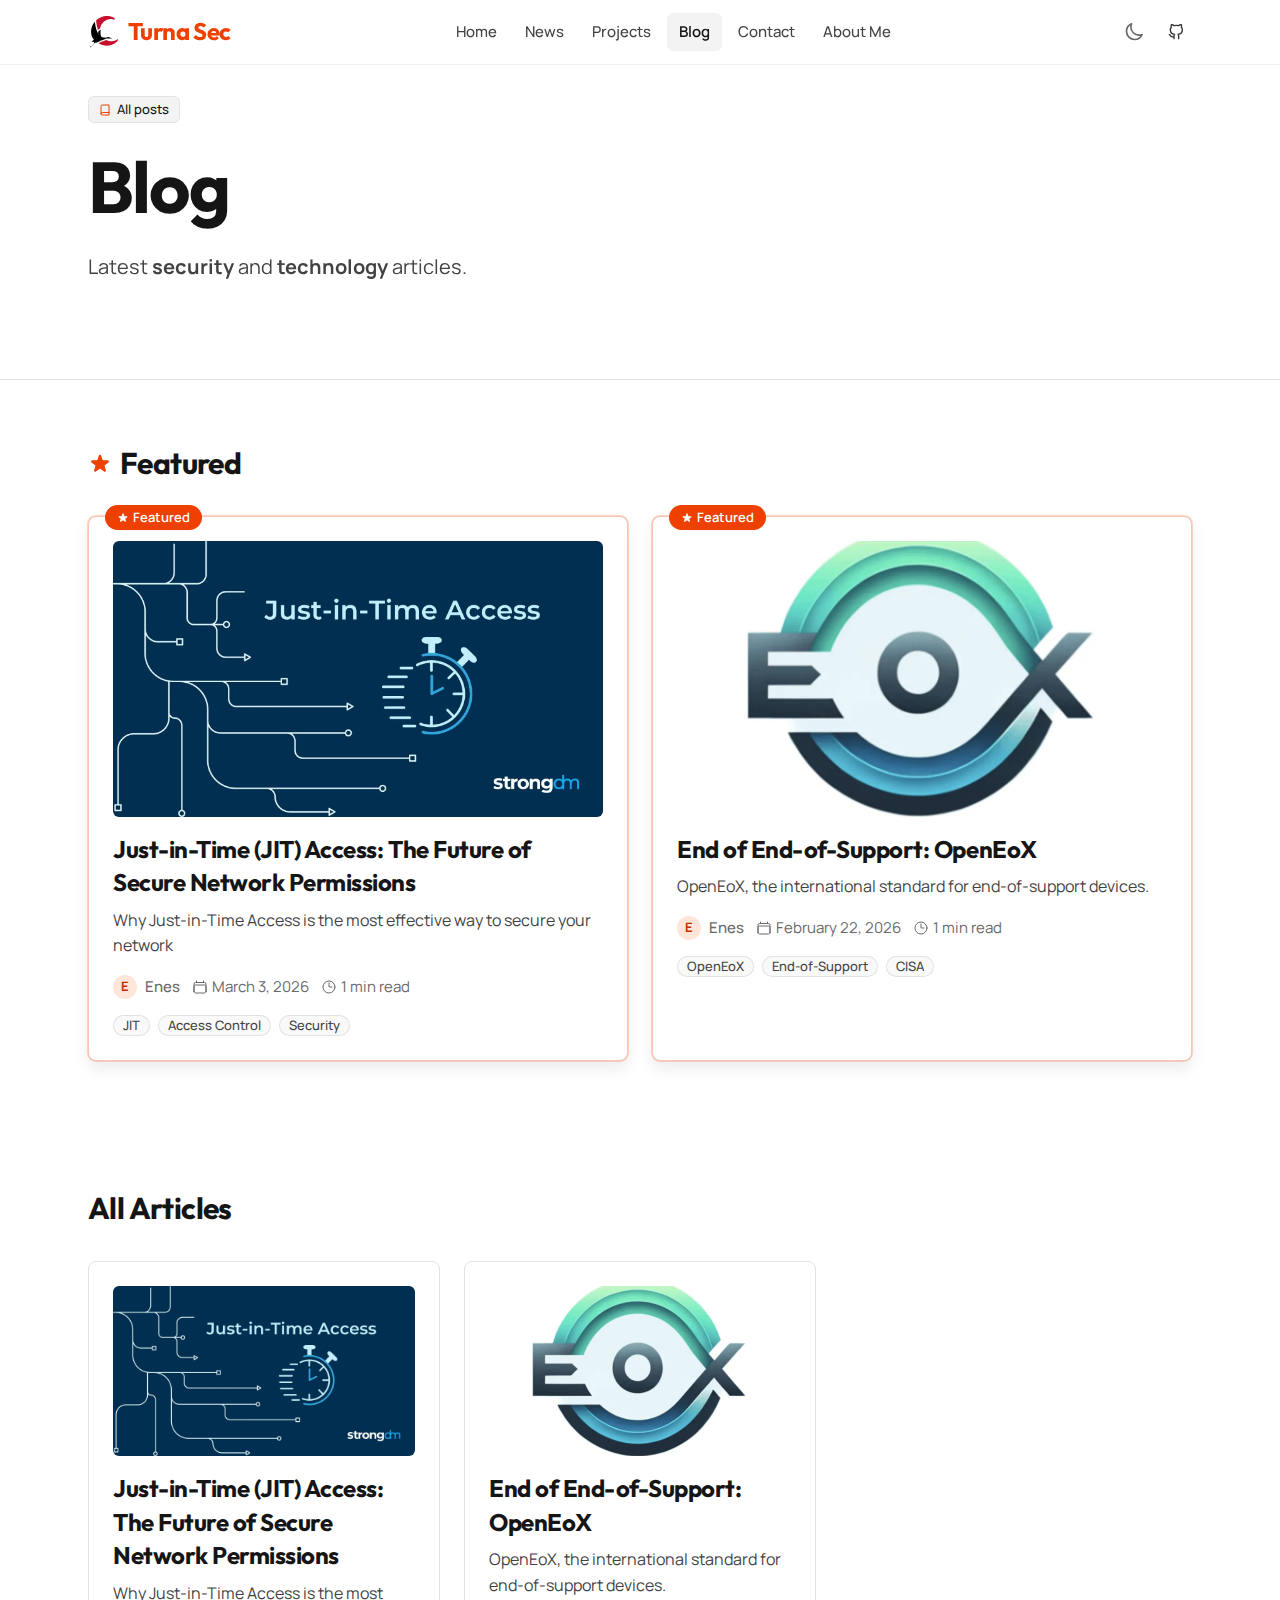
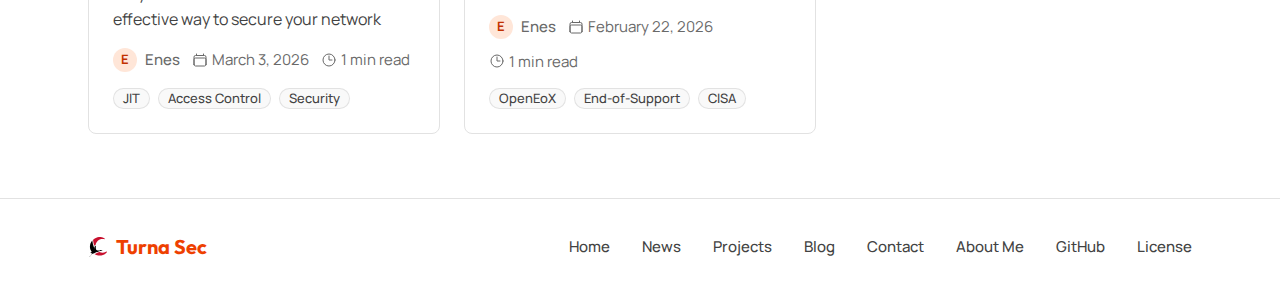
<file: blog/index.html>
<!DOCTYPE html><html lang="en" class="scroll-smooth"> <head><meta charset="UTF-8"><meta name="viewport" content="width=device-width, initial-scale=1.0"><meta name="generator" content="Astro v6.0.0-beta.11"><!-- Velocity Fonts: Outfit (display), Manrope (body), JetBrains Mono (code) --><!-- Self-hosted via Fontsource — no external requests, CSP-safe --><!-- Favicon --><link rel="icon" type="image/svg+xml" href="/favicon.svg"><link rel="manifest" href="/manifest.webmanifest"><meta name="theme-color" content="#F94C10"><!-- SEO --><!-- Primary Meta Tags --><title>Blog — Turna Sec</title><meta name="description" content="Latest articles and updates"><link rel="canonical" href="https://turnasec.com/blog/"><meta name="robots" content="index, follow"><!-- Open Graph --><meta property="og:title" content="Blog — Turna Sec"><meta property="og:type" content="website"><meta property="og:image" content="https://turnasec.com/og/blog.png"><meta property="og:url" content="https://turnasec.com/blog/"><meta property="og:description" content="Latest articles and updates"><meta property="og:site_name" content="Turna Sec"><meta property="og:locale" content="en_US"><meta property="og:image:alt" content="Blog — Turna Sec"><meta property="og:image:width" content="1200"><meta property="og:image:height" content="630"><meta property="og:image:type" content="image/png"><!-- Article Metadata --><!-- Twitter Card --><meta name="twitter:card" content="summary_large_image"><meta name="twitter:title" content="Blog — Turna Sec"><meta name="twitter:description" content="Latest articles and updates"><meta name="twitter:image" content="https://turnasec.com/og/blog.png"><!-- Verification --><!-- RSS Feed --><link rel="alternate" type="application/rss+xml" title="Turna Sec RSS Feed" href="/rss.xml"><!-- JSON-LD Structured Data --><script type="application/ld+json">{"@context":"https://schema.org","@type":"WebSite","name":"Turna Sec","url":"https://turnasec.com","description":"A Blog on web security, technology and recent updates.","potentialAction":{"@type":"SearchAction","target":{"@type":"EntryPoint","urlTemplate":"https://turnasec.com/search?q={search_term_string}"},"query-input":{"@type":"PropertyValueSpecification","valueRequired":true,"valueName":"search_term_string"}}}</script><!-- Analytics (loads if PUBLIC_GA_MEASUREMENT_ID or PUBLIC_GTM_ID is set) --><!-- Theme script (runs before render to prevent flash) --><script>
      (function () {
        const theme = localStorage.getItem('theme');
        const systemDark = window.matchMedia('(prefers-color-scheme: dark)').matches;

        if (theme === 'dark' || (!theme && systemDark)) {
          document.documentElement.classList.add('dark');
        } else {
          document.documentElement.classList.remove('dark');
        }
      })();
    </script><meta http-equiv="content-security-policy" content="font-src 'self';connect-src 'self' https://www.google-analytics.com https://www.googletagmanager.com;img-src 'self' data: https://www.googletagmanager.com https://i.pravatar.cc https://www.southwellmedia.com; script-src 'self' https://www.googletagmanager.com https://www.google-analytics.com 'sha256-ztyKCN5DcNS4fbWTf103cFdPKX98X+WfPhOT3wPVHtc=' 'sha256-L8KvJmfYwzsC5u50gV4ndlTNQL495oe5/g+UhPybD6Y=' 'sha256-4wwG+7rpwidfhyJ1Vm28HgVw9+ONDdF+Iq5qooE2Dao=' 'sha256-Ch/dKBXOHOmtEX5CSTt9X8kI3GL5HHyuyy7XvfqDpL0=' 'sha256-BF0290pkb3jxQsE7z00xR8Imp8X34FLC88L0lkMnrGw=' 'sha256-QzWFZi+FLIx23tnm9SBU4aEgx4x8DsuASP07mfqol/c=' 'sha256-0chmwFk0zaA528yFfGV7J9ppIpdfTPPULncDF3WG7Zs=' 'sha256-eIXWvAmxkr251LJZkjniEK5LcPF3NkapbJepohwYRIc=' 'sha256-Q2BPg90ZMplYY+FSdApNErhpWafg2hcRRbndmvxuL/Q=' 'sha256-U7a72oKuFFz8D7GUHLA1NZ0ciymHmDOc9T9aVDg2rWU=' 'sha256-p9VbHs/ClkQc+x63XdUjvCAgeWxA4ZGvpebJtMn9jbs=' 'sha256-47DEQpj8HBSa+/TImW+5JCeuQeRkm5NMpJWZG3hSuFU='; style-src 'self' 'sha256-55ZDIf57BGgqttz2CEpsWr4EwJF8ohMU29A79WDESLM=' 'sha256-vv9IoKo7BSLbWcUHr3tNmfNVmm5L/9Cfn2H6LMk7/ow=' 'sha256-47DEQpj8HBSa+/TImW+5JCeuQeRkm5NMpJWZG3hSuFU=';"><link rel="stylesheet" href="/_astro/Footer.Cs-uN-bX.css"><script type="module" src="/_astro/page.DRdgb3HH.js"></script></head> <body class="min-h-screen bg-background text-foreground antialiased"> <!-- Skip to content link --> <a href="#main-content" class="sr-only focus:not-sr-only focus:fixed focus:left-4 focus:top-4 focus:z-50 focus:rounded-md focus:bg-primary focus:px-4 focus:py-2 focus:text-primary-foreground">
Skip to content
</a> <header class="z-50 w-full fixed top-0 left-0 right-0 bg-background/80 backdrop-blur-lg border-b border-border/50" slot="header"> <div class="mx-auto max-w-6xl px-6 flex items-center justify-between h-16">  <a href="/" class="flex items-center gap-2"> <span class="inline-block">  <img src="/_astro/logomark.g24Xvlyu.svg" alt="Turna Sec Logo" class="h-8 w-8 block dark:hidden"> <img src="/_astro/logomark-dark.Dx9YYdnD.svg" alt="" class="h-8 w-8 hidden dark:block" aria-hidden="true">  </span> <span class="font-display text-xl font-bold tracking-tight text-brand-500"> Turna Sec </span> </a>  <nav class="hidden items-center gap-1 md:flex" aria-label="Main navigation"> <a href="/" class="nav-link rounded-md px-3 py-2 text-sm transition-all duration-(--transition-fast) nav-link-inactive font-medium text-foreground-muted hover:text-foreground hover:bg-secondary/70"> Home </a><a href="/news" class="nav-link rounded-md px-3 py-2 text-sm transition-all duration-(--transition-fast) nav-link-inactive font-medium text-foreground-muted hover:text-foreground hover:bg-secondary/70"> News </a><a href="/projects" class="nav-link rounded-md px-3 py-2 text-sm transition-all duration-(--transition-fast) nav-link-inactive font-medium text-foreground-muted hover:text-foreground hover:bg-secondary/70"> Projects </a><a href="/blog" class="nav-link rounded-md px-3 py-2 text-sm transition-all duration-(--transition-fast) nav-link-active font-semibold text-foreground bg-secondary" aria-current="page"> Blog </a><a href="/contact" class="nav-link rounded-md px-3 py-2 text-sm transition-all duration-(--transition-fast) nav-link-inactive font-medium text-foreground-muted hover:text-foreground hover:bg-secondary/70"> Contact </a><a href="/about" class="nav-link rounded-md px-3 py-2 text-sm transition-all duration-(--transition-fast) nav-link-inactive font-medium text-foreground-muted hover:text-foreground hover:bg-secondary/70"> About Me </a> </nav>  <div class="flex items-center gap-2"> <script type="module">function t(){const e=document.getElementById("theme-toggle");e&&e.addEventListener("click",()=>{document.documentElement.classList.contains("dark")?(document.documentElement.classList.remove("dark"),localStorage.setItem("theme","light")):(document.documentElement.classList.add("dark"),localStorage.setItem("theme","dark"))})}t();document.addEventListener("astro:after-swap",t);</script><button type="button" id="theme-toggle" class="inline-flex items-center justify-center rounded-md p-2 text-muted-foreground hover:text-foreground hover:bg-accent transition-colors duration-(--transition-fast) focus-visible:outline-none focus-visible:ring-2 focus-visible:ring-ring focus-visible:ring-offset-2" aria-label="Toggle theme"> <!-- Sun icon (shown in dark mode) --> <svg class="h-5 w-5 hidden dark:block" xmlns="http://www.w3.org/2000/svg" fill="none" viewBox="0 0 24 24" stroke="currentColor" stroke-width="2" aria-hidden="true"> <path stroke-linecap="round" stroke-linejoin="round" d="M12 3v2.25m6.364.386l-1.591 1.591M21 12h-2.25m-.386 6.364l-1.591-1.591M12 18.75V21m-4.773-4.227l-1.591 1.591M5.25 12H3m4.227-4.773L5.636 5.636M15.75 12a3.75 3.75 0 11-7.5 0 3.75 3.75 0 017.5 0z"></path> </svg> <!-- Moon icon (shown in light mode) --> <svg class="h-5 w-5 block dark:hidden" xmlns="http://www.w3.org/2000/svg" fill="none" viewBox="0 0 24 24" stroke="currentColor" stroke-width="2" aria-hidden="true"> <path stroke-linecap="round" stroke-linejoin="round" d="M21.752 15.002A9.718 9.718 0 0118 15.75c-5.385 0-9.75-4.365-9.75-9.75 0-1.33.266-2.597.748-3.752A9.753 9.753 0 003 11.25C3 16.635 7.365 21 12.75 21a9.753 9.753 0 009.002-5.998z"></path> </svg> </button> <a class="inline-flex items-center justify-center gap-2 font-medium transition-all duration-150 ease-out focus-visible:outline-none focus-visible:ring-2 focus-visible:ring-ring focus-visible:ring-offset-2 disabled:pointer-events-none disabled:opacity-50 [&#38;_svg]:pointer-events-none [&#38;_svg]:shrink-0 text-foreground-secondary hover:text-foreground hover:bg-secondary active:scale-[0.98] text-xs [&#38;_svg]:h-4 [&#38;_svg]:w-4 rounded-md h-8 w-8 px-0" href="https://github.com/theHapalua" target="_blank" rel="noopener noreferrer" aria-label="View on GitHub"> <svg xmlns="http://www.w3.org/2000/svg" viewBox="0 0 24 24" fill="none" stroke="currentColor" stroke-width="2" stroke-linecap="round" stroke-linejoin="round" class="w-4 h-4 shrink-0" aria-hidden="true"> <path d="M9 19c-5 1.5-5-2.5-7-3m14 6v-3.87a3.37 3.37 0 0 0-.94-2.61c3.14-.35 6.44-1.54 6.44-7A5.44 5.44 0 0 0 20 4.77 5.07 5.07 0 0 0 19.91 1S18.73.65 16 2.48a13.38 13.38 0 0 0-7 0C6.27.65 5.09 1 5.09 1A5.07 5.07 0 0 0 5 4.77a5.44 5.44 0 0 0-1.5 3.78c0 5.42 3.3 6.61 6.44 7A3.37 3.37 0 0 0 9 18.13V22"></path> </svg>  </a>  <button type="button" id="mobile-menu-button" class="inline-flex items-center justify-center rounded-md p-2 md:hidden text-foreground-muted hover:text-foreground hover:bg-secondary transition-colors focus-visible:ring-ring focus-visible:ring-2 focus-visible:outline-none" aria-expanded="false" aria-controls="mobile-menu" aria-label="Toggle menu"> <span class="menu-icon"> <svg xmlns="http://www.w3.org/2000/svg" viewBox="0 0 24 24" fill="none" stroke="currentColor" stroke-width="2" stroke-linecap="round" stroke-linejoin="round" class="w-5 h-5 shrink-0" aria-hidden="true"> <path d="M4 6h16"></path><path d="M4 12h16"></path><path d="M4 18h16"></path> </svg> </span> <span class="close-icon hidden"> <svg xmlns="http://www.w3.org/2000/svg" viewBox="0 0 24 24" fill="none" stroke="currentColor" stroke-width="2" stroke-linecap="round" stroke-linejoin="round" class="w-5 h-5 shrink-0" aria-hidden="true"> <path d="M18 6L6 18"></path><path d="M6 6l12 12"></path> </svg> </span> </button> </div> </div>  <div id="mobile-menu" class="border-border bg-background hidden origin-top scale-y-0 border-t opacity-0 shadow-[0_8px_24px_-12px_rgba(0,0,0,0.12)] md:hidden" role="navigation" aria-label="Mobile navigation"> <div class="mx-auto max-w-6xl space-y-1 px-6 py-4"> <a href="/" class="mobile-nav-link block rounded-md px-3 py-2 text-sm transition-all duration-(--transition-fast) mobile-nav-link-inactive text-foreground-muted hover:bg-secondary/70 hover:text-foreground font-medium"> Home </a><a href="/news" class="mobile-nav-link block rounded-md px-3 py-2 text-sm transition-all duration-(--transition-fast) mobile-nav-link-inactive text-foreground-muted hover:bg-secondary/70 hover:text-foreground font-medium"> News </a><a href="/projects" class="mobile-nav-link block rounded-md px-3 py-2 text-sm transition-all duration-(--transition-fast) mobile-nav-link-inactive text-foreground-muted hover:bg-secondary/70 hover:text-foreground font-medium"> Projects </a><a href="/blog" class="mobile-nav-link block rounded-md px-3 py-2 text-sm transition-all duration-(--transition-fast) mobile-nav-link-active bg-secondary text-foreground font-semibold" aria-current="page"> Blog </a><a href="/contact" class="mobile-nav-link block rounded-md px-3 py-2 text-sm transition-all duration-(--transition-fast) mobile-nav-link-inactive text-foreground-muted hover:bg-secondary/70 hover:text-foreground font-medium"> Contact </a><a href="/about" class="mobile-nav-link block rounded-md px-3 py-2 text-sm transition-all duration-(--transition-fast) mobile-nav-link-inactive text-foreground-muted hover:bg-secondary/70 hover:text-foreground font-medium"> About Me </a>  </div> </div> </header>  <div id="mobile-menu-backdrop" class="pointer-events-none fixed inset-0 z-40 opacity-0 transition-opacity duration-200 md:hidden" aria-hidden="true"></div> <script type="module">function r(){const o=document.getElementById("mobile-menu-button"),u=document.getElementById("mobile-menu"),t=document.getElementById("mobile-menu-backdrop"),c=o?.closest("header"),m=o?.querySelector(".menu-icon"),f=o?.querySelector(".close-icon");if(!o||!u||!m||!f||o.dataset.mobileMenuBound==="true")return;o.dataset.mobileMenuBound="true";const l=o,s=u,y=m,p=f;let i=!1,a=!1;function b(){if(i||a)return;a=!0,i=!0,l.setAttribute("aria-expanded","true"),y.classList.add("hidden"),p.classList.remove("hidden"),c&&c.classList.add("!bg-background");const e=document.querySelector("main"),n=document.querySelector("footer");e&&(e.style.transition="opacity 200ms, filter 200ms",e.style.opacity="0.3",e.style.filter="blur(4px)"),n&&(n.style.transition="opacity 200ms, filter 200ms",n.style.opacity="0.3",n.style.filter="blur(4px)"),s.classList.remove("hidden","animate-menu-up","opacity-0","scale-y-0"),s.classList.add("animate-menu-down"),t&&(t.classList.remove("pointer-events-none","animate-backdrop-out"),t.classList.add("animate-backdrop")),a=!1}function d(){if(!i||a)return;a=!0,l.setAttribute("aria-expanded","false"),y.classList.remove("hidden"),p.classList.add("hidden"),s.classList.remove("animate-menu-down"),s.classList.add("animate-menu-up"),t&&(t.classList.remove("animate-backdrop"),t.classList.add("animate-backdrop-out"));const e=document.querySelector("main"),n=document.querySelector("footer");e&&(e.style.opacity="1",e.style.filter="none"),n&&(n.style.opacity="1",n.style.filter="none"),setTimeout(()=>{s.classList.add("hidden","opacity-0","scale-y-0"),t&&t.classList.add("pointer-events-none"),c&&c.classList.remove("!bg-background"),i=!1,a=!1},200)}function L(){i?d():b()}l.addEventListener("click",L),t&&t.addEventListener("click",d),document.addEventListener("keydown",function(e){e.key==="Escape"&&i&&d()}),s.querySelectorAll("a").forEach(e=>{e.addEventListener("click",d)})}r();document.addEventListener("astro:page-load",r);document.addEventListener("astro:after-swap",r);</script> <main id="main-content" class="flex-1">   <section class="relative overflow-hidden pt-[var(--space-page-top-sm)] pb-[var(--space-section-sm)] bg-surface-secondary border-b border-border">   <div class="mx-auto grid max-w-6xl grid-cols-1 items-center gap-[var(--space-section-gap)] px-6 lg:grid-cols-2 lg:gap-[var(--space-section-gap)]">  <div class="z-10 flex flex-col text-left items-start order-1 lg:order-none">  <div class="mb-[var(--space-heading-gap)]"> <span class="inline-flex items-center font-medium border transition-colors [&#38;>svg]:shrink-0 [&#38;>svg]:h-3 [&#38;>svg]:w-3 bg-secondary text-secondary-foreground border-border text-xs px-2.5 py-1 gap-1.5 rounded-md" slot="badge">   <svg xmlns="http://www.w3.org/2000/svg" viewBox="0 0 24 24" fill="none" stroke="currentColor" stroke-width="2" stroke-linecap="round" stroke-linejoin="round" class="w-4 h-4 shrink-0 text-brand-500" aria-hidden="true"> <path d="M4 19.5A2.5 2.5 0 0 1 6.5 17H20"></path><path d="M4 19.5A2.5 2.5 0 0 0 6.5 22H20V2H6.5A2.5 2.5 0 0 0 4 4.5v15z"></path> </svg>
All posts
 </span> </div>  <div class="mb-[var(--space-heading-gap)] [&#38;>h1]:font-display [&#38;>h1]:text-5xl [&#38;>h1]:leading-[1.1] [&#38;>h1]:font-bold [&#38;>h1]:tracking-tight [&#38;>h1]:text-balance [&#38;>h1]:text-foreground md:[&#38;>h1]:text-6xl lg:[&#38;>h1]:text-7xl [&#38;>h2]:font-display [&#38;>h2]:text-4xl [&#38;>h2]:leading-[1.1] [&#38;>h2]:font-bold [&#38;>h2]:tracking-tight [&#38;>h2]:text-balance [&#38;>h2]:text-foreground md:[&#38;>h2]:text-5xl lg:[&#38;>h2]:text-6xl"> <h1>Blog</h1> </div>  <div class="mb-[var(--space-stack-lg)] max-w-xl text-lg leading-relaxed text-foreground-muted [&#38;>p]:text-lg [&#38;>p]:leading-relaxed [&#38;>p]:text-foreground-muted"> <p class="animate-fade-in text-foreground-muted hover:text-primary-hover transition-colors duration-slow">
Latest <b>security</b> and <b>technology</b> articles.
</p> </div>     </div>     </div> </section>  <section class="bg-background py-16"> <div class="mx-auto max-w-6xl px-6"> <h2 class="font-display text-foreground mb-8 flex items-center gap-2 text-2xl font-bold"> <svg class="text-brand-500 h-6 w-6" fill="currentColor" viewBox="0 0 20 20"> <path d="M9.049 2.927c.3-.921 1.603-.921 1.902 0l1.07 3.292a1 1 0 00.95.69h3.462c.969 0 1.371 1.24.588 1.81l-2.8 2.034a1 1 0 00-.364 1.118l1.07 3.292c.3.921-.755 1.688-1.54 1.118l-2.8-2.034a1 1 0 00-1.175 0l-2.8 2.034c-.784.57-1.838-.197-1.539-1.118l1.07-3.292a1 1 0 00-.364-1.118L2.98 8.72c-.783-.57-.38-1.81.588-1.81h3.461a1 1 0 00.951-.69l1.07-3.292z"></path> </svg>
Featured
</h2> <div class="grid gap-6 md:grid-cols-2"> <article class="group relative rounded-lg border bg-background p-6 transition-all duration-200 ease-out border-brand-500/30 ring-1 ring-brand-500/20 shadow-lg"> <div class="absolute -top-3 left-4"> <span class="inline-flex items-center gap-1 rounded-full bg-brand-500 px-3 py-1 text-xs font-semibold text-white shadow-sm"> <svg class="h-3 w-3" fill="currentColor" viewBox="0 0 20 20"> <path d="M9.049 2.927c.3-.921 1.603-.921 1.902 0l1.07 3.292a1 1 0 00.95.69h3.462c.969 0 1.371 1.24.588 1.81l-2.8 2.034a1 1 0 00-.364 1.118l1.07 3.292c.3.921-.755 1.688-1.54 1.118l-2.8-2.034a1 1 0 00-1.175 0l-2.8 2.034c-.784.57-1.838-.197-1.539-1.118l1.07-3.292a1 1 0 00-.364-1.118L2.98 8.72c-.783-.57-.38-1.81.588-1.81h3.461a1 1 0 00.951-.69l1.07-3.292z"></path> </svg>
Featured
</span> </div> <a href="/blog/jit-access" class="block"> <div class="mb-4 overflow-hidden rounded-md"> <img src="/_astro/jit-access.IABaoebF_ZifGmN.webp" alt="Just-in-Time (JIT) Access: The Future of Secure Network Permissions" loading="lazy" decoding="async" fetchpriority="auto" width="1560" height="876" class="aspect-video w-full object-cover transition-transform duration-300 group-hover:scale-105"> </div> <h2 class="font-display text-xl font-bold text-foreground transition-colors group-hover:text-brand-600 dark:group-hover:text-brand-400 mb-2"> Just-in-Time (JIT) Access: The Future of Secure Network Permissions </h2> <p class="text-foreground-muted line-clamp-2 mb-4"> Why Just-in-Time Access is the most effective way to secure your network </p> <div class="flex flex-wrap items-center gap-3 text-sm text-foreground-subtle"> <div class="flex items-center gap-2"> <div class="h-6 w-6 rounded-full bg-brand-100 dark:bg-brand-900/30 flex items-center justify-center text-xs font-bold text-brand-600 dark:text-brand-400"> E </div> <span class="font-medium">Enes</span> </div> <time datetime="2026-03-03T00:00:00.000Z" class="flex items-center gap-1"> <svg class="h-4 w-4" fill="none" viewBox="0 0 24 24" stroke="currentColor" stroke-width="1.5"> <path stroke-linecap="round" stroke-linejoin="round" d="M6.75 3v2.25M17.25 3v2.25M3 18.75V7.5a2.25 2.25 0 012.25-2.25h13.5A2.25 2.25 0 0121 7.5v11.25m-18 0A2.25 2.25 0 005.25 21h13.5A2.25 2.25 0 0021 18.75m-18 0v-7.5A2.25 2.25 0 015.25 9h13.5A2.25 2.25 0 0121 11.25v7.5"></path> </svg> March 3, 2026 </time> <span class="flex items-center gap-1"> <svg class="h-4 w-4" fill="none" viewBox="0 0 24 24" stroke="currentColor" stroke-width="1.5"> <path stroke-linecap="round" stroke-linejoin="round" d="M12 6v6h4.5m4.5 0a9 9 0 11-18 0 9 9 0 0118 0z"></path> </svg> 1 min read
</span> </div> <div class="mt-4 flex flex-wrap gap-2"> <span class="inline-flex items-center rounded-full bg-background-secondary px-2.5 py-0.5 text-xs font-medium text-foreground-muted ring-1 ring-inset ring-border transition-colors group-hover:bg-brand-50 group-hover:text-brand-700 group-hover:ring-brand-200 dark:group-hover:bg-brand-900/20 dark:group-hover:text-brand-400 dark:group-hover:ring-brand-800"> JIT </span><span class="inline-flex items-center rounded-full bg-background-secondary px-2.5 py-0.5 text-xs font-medium text-foreground-muted ring-1 ring-inset ring-border transition-colors group-hover:bg-brand-50 group-hover:text-brand-700 group-hover:ring-brand-200 dark:group-hover:bg-brand-900/20 dark:group-hover:text-brand-400 dark:group-hover:ring-brand-800"> Access Control </span><span class="inline-flex items-center rounded-full bg-background-secondary px-2.5 py-0.5 text-xs font-medium text-foreground-muted ring-1 ring-inset ring-border transition-colors group-hover:bg-brand-50 group-hover:text-brand-700 group-hover:ring-brand-200 dark:group-hover:bg-brand-900/20 dark:group-hover:text-brand-400 dark:group-hover:ring-brand-800"> Security </span>  </div> </a> </article><article class="group relative rounded-lg border bg-background p-6 transition-all duration-200 ease-out border-brand-500/30 ring-1 ring-brand-500/20 shadow-lg"> <div class="absolute -top-3 left-4"> <span class="inline-flex items-center gap-1 rounded-full bg-brand-500 px-3 py-1 text-xs font-semibold text-white shadow-sm"> <svg class="h-3 w-3" fill="currentColor" viewBox="0 0 20 20"> <path d="M9.049 2.927c.3-.921 1.603-.921 1.902 0l1.07 3.292a1 1 0 00.95.69h3.462c.969 0 1.371 1.24.588 1.81l-2.8 2.034a1 1 0 00-.364 1.118l1.07 3.292c.3.921-.755 1.688-1.54 1.118l-2.8-2.034a1 1 0 00-1.175 0l-2.8 2.034c-.784.57-1.838-.197-1.539-1.118l1.07-3.292a1 1 0 00-.364-1.118L2.98 8.72c-.783-.57-.38-1.81.588-1.81h3.461a1 1 0 00.951-.69l1.07-3.292z"></path> </svg>
Featured
</span> </div> <a href="/blog/end-of-end-of-support" class="block"> <div class="mb-4 overflow-hidden rounded-md"> <img src="/_astro/openeox.McLbKZKR_4Fn3O.webp" alt="End of End-of-Support: OpenEoX" loading="lazy" decoding="async" fetchpriority="auto" width="1036" height="860" class="aspect-video w-full object-cover transition-transform duration-300 group-hover:scale-105"> </div> <h2 class="font-display text-xl font-bold text-foreground transition-colors group-hover:text-brand-600 dark:group-hover:text-brand-400 mb-2"> End of End-of-Support: OpenEoX </h2> <p class="text-foreground-muted line-clamp-2 mb-4"> OpenEoX, the international standard for end-of-support devices. </p> <div class="flex flex-wrap items-center gap-3 text-sm text-foreground-subtle"> <div class="flex items-center gap-2"> <div class="h-6 w-6 rounded-full bg-brand-100 dark:bg-brand-900/30 flex items-center justify-center text-xs font-bold text-brand-600 dark:text-brand-400"> E </div> <span class="font-medium">Enes</span> </div> <time datetime="2026-02-22T00:00:00.000Z" class="flex items-center gap-1"> <svg class="h-4 w-4" fill="none" viewBox="0 0 24 24" stroke="currentColor" stroke-width="1.5"> <path stroke-linecap="round" stroke-linejoin="round" d="M6.75 3v2.25M17.25 3v2.25M3 18.75V7.5a2.25 2.25 0 012.25-2.25h13.5A2.25 2.25 0 0121 7.5v11.25m-18 0A2.25 2.25 0 005.25 21h13.5A2.25 2.25 0 0021 18.75m-18 0v-7.5A2.25 2.25 0 015.25 9h13.5A2.25 2.25 0 0121 11.25v7.5"></path> </svg> February 22, 2026 </time> <span class="flex items-center gap-1"> <svg class="h-4 w-4" fill="none" viewBox="0 0 24 24" stroke="currentColor" stroke-width="1.5"> <path stroke-linecap="round" stroke-linejoin="round" d="M12 6v6h4.5m4.5 0a9 9 0 11-18 0 9 9 0 0118 0z"></path> </svg> 1 min read
</span> </div> <div class="mt-4 flex flex-wrap gap-2"> <span class="inline-flex items-center rounded-full bg-background-secondary px-2.5 py-0.5 text-xs font-medium text-foreground-muted ring-1 ring-inset ring-border transition-colors group-hover:bg-brand-50 group-hover:text-brand-700 group-hover:ring-brand-200 dark:group-hover:bg-brand-900/20 dark:group-hover:text-brand-400 dark:group-hover:ring-brand-800"> OpenEoX </span><span class="inline-flex items-center rounded-full bg-background-secondary px-2.5 py-0.5 text-xs font-medium text-foreground-muted ring-1 ring-inset ring-border transition-colors group-hover:bg-brand-50 group-hover:text-brand-700 group-hover:ring-brand-200 dark:group-hover:bg-brand-900/20 dark:group-hover:text-brand-400 dark:group-hover:ring-brand-800"> End-of-Support </span><span class="inline-flex items-center rounded-full bg-background-secondary px-2.5 py-0.5 text-xs font-medium text-foreground-muted ring-1 ring-inset ring-border transition-colors group-hover:bg-brand-50 group-hover:text-brand-700 group-hover:ring-brand-200 dark:group-hover:bg-brand-900/20 dark:group-hover:text-brand-400 dark:group-hover:ring-brand-800"> CISA </span>  </div> </a> </article> </div> </div> </section> <section class="bg-background py-16"> <div class="mx-auto max-w-6xl px-6"> <h2 class="font-display text-foreground mb-8 text-2xl font-bold">All Articles</h2> <div class="grid gap-6 md:grid-cols-2 lg:grid-cols-3"> <article class="group relative rounded-lg border bg-background p-6 transition-all duration-200 ease-out border-border hover:-translate-y-0.5 hover:shadow-md hover:border-border-strong">  <a href="/blog/jit-access" class="block"> <div class="mb-4 overflow-hidden rounded-md"> <img src="/_astro/jit-access.IABaoebF_ZifGmN.webp" alt="Just-in-Time (JIT) Access: The Future of Secure Network Permissions" loading="lazy" decoding="async" fetchpriority="auto" width="1560" height="876" class="aspect-video w-full object-cover transition-transform duration-300 group-hover:scale-105"> </div> <h2 class="font-display text-xl font-bold text-foreground transition-colors group-hover:text-brand-600 dark:group-hover:text-brand-400 mb-2"> Just-in-Time (JIT) Access: The Future of Secure Network Permissions </h2> <p class="text-foreground-muted line-clamp-2 mb-4"> Why Just-in-Time Access is the most effective way to secure your network </p> <div class="flex flex-wrap items-center gap-3 text-sm text-foreground-subtle"> <div class="flex items-center gap-2"> <div class="h-6 w-6 rounded-full bg-brand-100 dark:bg-brand-900/30 flex items-center justify-center text-xs font-bold text-brand-600 dark:text-brand-400"> E </div> <span class="font-medium">Enes</span> </div> <time datetime="2026-03-03T00:00:00.000Z" class="flex items-center gap-1"> <svg class="h-4 w-4" fill="none" viewBox="0 0 24 24" stroke="currentColor" stroke-width="1.5"> <path stroke-linecap="round" stroke-linejoin="round" d="M6.75 3v2.25M17.25 3v2.25M3 18.75V7.5a2.25 2.25 0 012.25-2.25h13.5A2.25 2.25 0 0121 7.5v11.25m-18 0A2.25 2.25 0 005.25 21h13.5A2.25 2.25 0 0021 18.75m-18 0v-7.5A2.25 2.25 0 015.25 9h13.5A2.25 2.25 0 0121 11.25v7.5"></path> </svg> March 3, 2026 </time> <span class="flex items-center gap-1"> <svg class="h-4 w-4" fill="none" viewBox="0 0 24 24" stroke="currentColor" stroke-width="1.5"> <path stroke-linecap="round" stroke-linejoin="round" d="M12 6v6h4.5m4.5 0a9 9 0 11-18 0 9 9 0 0118 0z"></path> </svg> 1 min read
</span> </div> <div class="mt-4 flex flex-wrap gap-2"> <span class="inline-flex items-center rounded-full bg-background-secondary px-2.5 py-0.5 text-xs font-medium text-foreground-muted ring-1 ring-inset ring-border transition-colors group-hover:bg-brand-50 group-hover:text-brand-700 group-hover:ring-brand-200 dark:group-hover:bg-brand-900/20 dark:group-hover:text-brand-400 dark:group-hover:ring-brand-800"> JIT </span><span class="inline-flex items-center rounded-full bg-background-secondary px-2.5 py-0.5 text-xs font-medium text-foreground-muted ring-1 ring-inset ring-border transition-colors group-hover:bg-brand-50 group-hover:text-brand-700 group-hover:ring-brand-200 dark:group-hover:bg-brand-900/20 dark:group-hover:text-brand-400 dark:group-hover:ring-brand-800"> Access Control </span><span class="inline-flex items-center rounded-full bg-background-secondary px-2.5 py-0.5 text-xs font-medium text-foreground-muted ring-1 ring-inset ring-border transition-colors group-hover:bg-brand-50 group-hover:text-brand-700 group-hover:ring-brand-200 dark:group-hover:bg-brand-900/20 dark:group-hover:text-brand-400 dark:group-hover:ring-brand-800"> Security </span>  </div> </a> </article><article class="group relative rounded-lg border bg-background p-6 transition-all duration-200 ease-out border-border hover:-translate-y-0.5 hover:shadow-md hover:border-border-strong">  <a href="/blog/end-of-end-of-support" class="block"> <div class="mb-4 overflow-hidden rounded-md"> <img src="/_astro/openeox.McLbKZKR_4Fn3O.webp" alt="End of End-of-Support: OpenEoX" loading="lazy" decoding="async" fetchpriority="auto" width="1036" height="860" class="aspect-video w-full object-cover transition-transform duration-300 group-hover:scale-105"> </div> <h2 class="font-display text-xl font-bold text-foreground transition-colors group-hover:text-brand-600 dark:group-hover:text-brand-400 mb-2"> End of End-of-Support: OpenEoX </h2> <p class="text-foreground-muted line-clamp-2 mb-4"> OpenEoX, the international standard for end-of-support devices. </p> <div class="flex flex-wrap items-center gap-3 text-sm text-foreground-subtle"> <div class="flex items-center gap-2"> <div class="h-6 w-6 rounded-full bg-brand-100 dark:bg-brand-900/30 flex items-center justify-center text-xs font-bold text-brand-600 dark:text-brand-400"> E </div> <span class="font-medium">Enes</span> </div> <time datetime="2026-02-22T00:00:00.000Z" class="flex items-center gap-1"> <svg class="h-4 w-4" fill="none" viewBox="0 0 24 24" stroke="currentColor" stroke-width="1.5"> <path stroke-linecap="round" stroke-linejoin="round" d="M6.75 3v2.25M17.25 3v2.25M3 18.75V7.5a2.25 2.25 0 012.25-2.25h13.5A2.25 2.25 0 0121 7.5v11.25m-18 0A2.25 2.25 0 005.25 21h13.5A2.25 2.25 0 0021 18.75m-18 0v-7.5A2.25 2.25 0 015.25 9h13.5A2.25 2.25 0 0121 11.25v7.5"></path> </svg> February 22, 2026 </time> <span class="flex items-center gap-1"> <svg class="h-4 w-4" fill="none" viewBox="0 0 24 24" stroke="currentColor" stroke-width="1.5"> <path stroke-linecap="round" stroke-linejoin="round" d="M12 6v6h4.5m4.5 0a9 9 0 11-18 0 9 9 0 0118 0z"></path> </svg> 1 min read
</span> </div> <div class="mt-4 flex flex-wrap gap-2"> <span class="inline-flex items-center rounded-full bg-background-secondary px-2.5 py-0.5 text-xs font-medium text-foreground-muted ring-1 ring-inset ring-border transition-colors group-hover:bg-brand-50 group-hover:text-brand-700 group-hover:ring-brand-200 dark:group-hover:bg-brand-900/20 dark:group-hover:text-brand-400 dark:group-hover:ring-brand-800"> OpenEoX </span><span class="inline-flex items-center rounded-full bg-background-secondary px-2.5 py-0.5 text-xs font-medium text-foreground-muted ring-1 ring-inset ring-border transition-colors group-hover:bg-brand-50 group-hover:text-brand-700 group-hover:ring-brand-200 dark:group-hover:bg-brand-900/20 dark:group-hover:text-brand-400 dark:group-hover:ring-brand-800"> End-of-Support </span><span class="inline-flex items-center rounded-full bg-background-secondary px-2.5 py-0.5 text-xs font-medium text-foreground-muted ring-1 ring-inset ring-border transition-colors group-hover:bg-brand-50 group-hover:text-brand-700 group-hover:ring-brand-200 dark:group-hover:bg-brand-900/20 dark:group-hover:text-brand-400 dark:group-hover:ring-brand-800"> CISA </span>  </div> </a> </article> </div> </div> </section>    </main> <footer class="py-[var(--space-stack-lg)] bg-surface-secondary border-t border-border" slot="footer"> <div class="mx-auto max-w-6xl px-6"> <div class="flex flex-col md:flex-row justify-between items-center gap-[var(--space-stack-lg)]">  <div class="flex flex-col items-center md:items-start gap-2"> <a href="/" class="flex items-center gap-2"> <span class="inline-block">  <img src="/_astro/logomark.g24Xvlyu.svg" alt="Turna Sec Logo" class="h-5 w-5 block dark:hidden"> <img src="/_astro/logomark-dark.Dx9YYdnD.svg" alt="" class="h-5 w-5 hidden dark:block" aria-hidden="true">  </span> <span class="font-display text-lg font-bold text-brand-500"> Turna Sec </span> </a>  </div>  <nav class="flex flex-wrap justify-center gap-[var(--space-inline-lg)] md:gap-[var(--space-stack-lg)] text-sm font-medium text-foreground-muted"> <a href="/" class="transition-colors hover:text-foreground"> Home </a><a href="/news" class="transition-colors hover:text-foreground"> News </a><a href="/projects" class="transition-colors hover:text-foreground"> Projects </a><a href="/blog" class="transition-colors hover:text-foreground"> Blog </a><a href="/contact" class="transition-colors hover:text-foreground"> Contact </a><a href="/about" class="transition-colors hover:text-foreground"> About Me </a><a href="https://github.com/theHapalua" class="transition-colors hover:text-foreground" target="_blank" rel="noopener noreferrer"> GitHub </a><a href="https://github.com/southwellmedia/velocity/blob/main/LICENSE" class="transition-colors hover:text-foreground" target="_blank" rel="noopener noreferrer"> License </a> </nav>   </div>    </div>   </footer> </body></html>
</file>
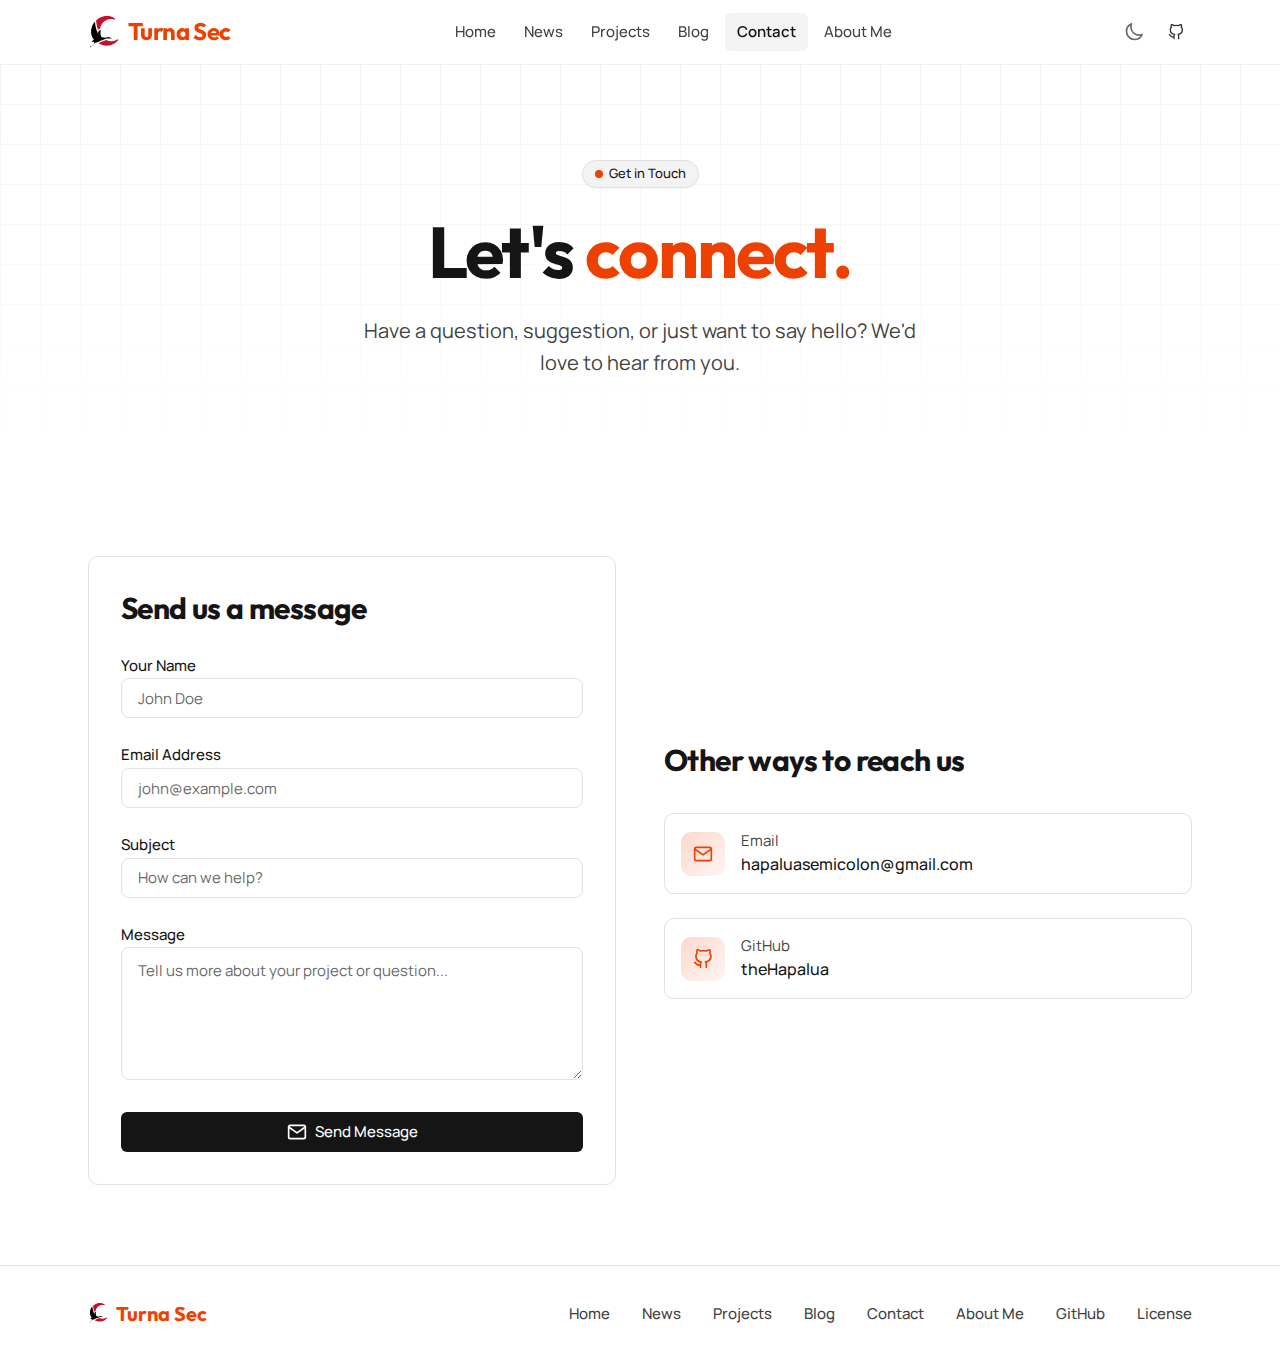
<file: contact/index.html>
<!DOCTYPE html><html lang="en" class="scroll-smooth"> <head><meta charset="UTF-8"><meta name="viewport" content="width=device-width, initial-scale=1.0"><meta name="generator" content="Astro v6.0.0-beta.11"><!-- Velocity Fonts: Outfit (display), Manrope (body), JetBrains Mono (code) --><!-- Self-hosted via Fontsource — no external requests, CSP-safe --><!-- Favicon --><link rel="icon" type="image/svg+xml" href="/favicon.svg"><link rel="manifest" href="/manifest.webmanifest"><meta name="theme-color" content="#F94C10"><!-- SEO --><!-- Primary Meta Tags --><title>Contact Us — Turna Sec</title><meta name="description" content="Get in touch with the Velocity team."><link rel="canonical" href="https://turnasec.com/contact/"><meta name="robots" content="index, follow"><!-- Open Graph --><meta property="og:title" content="Contact Us — Turna Sec"><meta property="og:type" content="website"><meta property="og:image" content="https://turnasec.com/og/contact.png"><meta property="og:url" content="https://turnasec.com/contact/"><meta property="og:description" content="Get in touch with the Velocity team."><meta property="og:site_name" content="Turna Sec"><meta property="og:locale" content="en_US"><meta property="og:image:alt" content="Contact Us — Turna Sec"><meta property="og:image:width" content="1200"><meta property="og:image:height" content="630"><meta property="og:image:type" content="image/png"><!-- Article Metadata --><!-- Twitter Card --><meta name="twitter:card" content="summary_large_image"><meta name="twitter:title" content="Contact Us — Turna Sec"><meta name="twitter:description" content="Get in touch with the Velocity team."><meta name="twitter:image" content="https://turnasec.com/og/contact.png"><!-- Verification --><!-- RSS Feed --><link rel="alternate" type="application/rss+xml" title="Turna Sec RSS Feed" href="/rss.xml"><!-- JSON-LD Structured Data --><script type="application/ld+json">{"@context":"https://schema.org","@type":"WebSite","name":"Turna Sec","url":"https://turnasec.com","description":"A Blog on web security, technology and recent updates.","potentialAction":{"@type":"SearchAction","target":{"@type":"EntryPoint","urlTemplate":"https://turnasec.com/search?q={search_term_string}"},"query-input":{"@type":"PropertyValueSpecification","valueRequired":true,"valueName":"search_term_string"}}}</script><!-- Analytics (loads if PUBLIC_GA_MEASUREMENT_ID or PUBLIC_GTM_ID is set) --><!-- Theme script (runs before render to prevent flash) --><script>
      (function () {
        const theme = localStorage.getItem('theme');
        const systemDark = window.matchMedia('(prefers-color-scheme: dark)').matches;

        if (theme === 'dark' || (!theme && systemDark)) {
          document.documentElement.classList.add('dark');
        } else {
          document.documentElement.classList.remove('dark');
        }
      })();
    </script><meta http-equiv="content-security-policy" content="font-src 'self';connect-src 'self' https://www.google-analytics.com https://www.googletagmanager.com;img-src 'self' data: https://www.googletagmanager.com https://i.pravatar.cc https://www.southwellmedia.com; script-src 'self' https://www.googletagmanager.com https://www.google-analytics.com 'sha256-ztyKCN5DcNS4fbWTf103cFdPKX98X+WfPhOT3wPVHtc=' 'sha256-L8KvJmfYwzsC5u50gV4ndlTNQL495oe5/g+UhPybD6Y=' 'sha256-4wwG+7rpwidfhyJ1Vm28HgVw9+ONDdF+Iq5qooE2Dao=' 'sha256-Ch/dKBXOHOmtEX5CSTt9X8kI3GL5HHyuyy7XvfqDpL0=' 'sha256-BF0290pkb3jxQsE7z00xR8Imp8X34FLC88L0lkMnrGw=' 'sha256-QzWFZi+FLIx23tnm9SBU4aEgx4x8DsuASP07mfqol/c=' 'sha256-0chmwFk0zaA528yFfGV7J9ppIpdfTPPULncDF3WG7Zs=' 'sha256-eIXWvAmxkr251LJZkjniEK5LcPF3NkapbJepohwYRIc=' 'sha256-Q2BPg90ZMplYY+FSdApNErhpWafg2hcRRbndmvxuL/Q=' 'sha256-U7a72oKuFFz8D7GUHLA1NZ0ciymHmDOc9T9aVDg2rWU=' 'sha256-p9VbHs/ClkQc+x63XdUjvCAgeWxA4ZGvpebJtMn9jbs=' 'sha256-47DEQpj8HBSa+/TImW+5JCeuQeRkm5NMpJWZG3hSuFU='; style-src 'self' 'sha256-55ZDIf57BGgqttz2CEpsWr4EwJF8ohMU29A79WDESLM=' 'sha256-vv9IoKo7BSLbWcUHr3tNmfNVmm5L/9Cfn2H6LMk7/ow=' 'sha256-47DEQpj8HBSa+/TImW+5JCeuQeRkm5NMpJWZG3hSuFU=';"><link rel="stylesheet" href="/_astro/Footer.Cs-uN-bX.css"><script type="module" src="/_astro/page.DRdgb3HH.js"></script></head> <body class="min-h-screen bg-background text-foreground antialiased"> <!-- Skip to content link --> <a href="#main-content" class="sr-only focus:not-sr-only focus:fixed focus:left-4 focus:top-4 focus:z-50 focus:rounded-md focus:bg-primary focus:px-4 focus:py-2 focus:text-primary-foreground">
Skip to content
</a> <header class="z-50 w-full fixed top-0 left-0 right-0 bg-background/80 backdrop-blur-lg border-b border-border/50" slot="header"> <div class="mx-auto max-w-6xl px-6 flex items-center justify-between h-16">  <a href="/" class="flex items-center gap-2"> <span class="inline-block">  <img src="/_astro/logomark.g24Xvlyu.svg" alt="Turna Sec Logo" class="h-8 w-8 block dark:hidden"> <img src="/_astro/logomark-dark.Dx9YYdnD.svg" alt="" class="h-8 w-8 hidden dark:block" aria-hidden="true">  </span> <span class="font-display text-xl font-bold tracking-tight text-brand-500"> Turna Sec </span> </a>  <nav class="hidden items-center gap-1 md:flex" aria-label="Main navigation"> <a href="/" class="nav-link rounded-md px-3 py-2 text-sm transition-all duration-(--transition-fast) nav-link-inactive font-medium text-foreground-muted hover:text-foreground hover:bg-secondary/70"> Home </a><a href="/news" class="nav-link rounded-md px-3 py-2 text-sm transition-all duration-(--transition-fast) nav-link-inactive font-medium text-foreground-muted hover:text-foreground hover:bg-secondary/70"> News </a><a href="/projects" class="nav-link rounded-md px-3 py-2 text-sm transition-all duration-(--transition-fast) nav-link-inactive font-medium text-foreground-muted hover:text-foreground hover:bg-secondary/70"> Projects </a><a href="/blog" class="nav-link rounded-md px-3 py-2 text-sm transition-all duration-(--transition-fast) nav-link-inactive font-medium text-foreground-muted hover:text-foreground hover:bg-secondary/70"> Blog </a><a href="/contact" class="nav-link rounded-md px-3 py-2 text-sm transition-all duration-(--transition-fast) nav-link-active font-semibold text-foreground bg-secondary" aria-current="page"> Contact </a><a href="/about" class="nav-link rounded-md px-3 py-2 text-sm transition-all duration-(--transition-fast) nav-link-inactive font-medium text-foreground-muted hover:text-foreground hover:bg-secondary/70"> About Me </a> </nav>  <div class="flex items-center gap-2"> <script type="module">function t(){const e=document.getElementById("theme-toggle");e&&e.addEventListener("click",()=>{document.documentElement.classList.contains("dark")?(document.documentElement.classList.remove("dark"),localStorage.setItem("theme","light")):(document.documentElement.classList.add("dark"),localStorage.setItem("theme","dark"))})}t();document.addEventListener("astro:after-swap",t);</script><button type="button" id="theme-toggle" class="inline-flex items-center justify-center rounded-md p-2 text-muted-foreground hover:text-foreground hover:bg-accent transition-colors duration-(--transition-fast) focus-visible:outline-none focus-visible:ring-2 focus-visible:ring-ring focus-visible:ring-offset-2" aria-label="Toggle theme"> <!-- Sun icon (shown in dark mode) --> <svg class="h-5 w-5 hidden dark:block" xmlns="http://www.w3.org/2000/svg" fill="none" viewBox="0 0 24 24" stroke="currentColor" stroke-width="2" aria-hidden="true"> <path stroke-linecap="round" stroke-linejoin="round" d="M12 3v2.25m6.364.386l-1.591 1.591M21 12h-2.25m-.386 6.364l-1.591-1.591M12 18.75V21m-4.773-4.227l-1.591 1.591M5.25 12H3m4.227-4.773L5.636 5.636M15.75 12a3.75 3.75 0 11-7.5 0 3.75 3.75 0 017.5 0z"></path> </svg> <!-- Moon icon (shown in light mode) --> <svg class="h-5 w-5 block dark:hidden" xmlns="http://www.w3.org/2000/svg" fill="none" viewBox="0 0 24 24" stroke="currentColor" stroke-width="2" aria-hidden="true"> <path stroke-linecap="round" stroke-linejoin="round" d="M21.752 15.002A9.718 9.718 0 0118 15.75c-5.385 0-9.75-4.365-9.75-9.75 0-1.33.266-2.597.748-3.752A9.753 9.753 0 003 11.25C3 16.635 7.365 21 12.75 21a9.753 9.753 0 009.002-5.998z"></path> </svg> </button> <a class="inline-flex items-center justify-center gap-2 font-medium transition-all duration-150 ease-out focus-visible:outline-none focus-visible:ring-2 focus-visible:ring-ring focus-visible:ring-offset-2 disabled:pointer-events-none disabled:opacity-50 [&#38;_svg]:pointer-events-none [&#38;_svg]:shrink-0 text-foreground-secondary hover:text-foreground hover:bg-secondary active:scale-[0.98] text-xs [&#38;_svg]:h-4 [&#38;_svg]:w-4 rounded-md h-8 w-8 px-0" href="https://github.com/theHapalua" target="_blank" rel="noopener noreferrer" aria-label="View on GitHub"> <svg xmlns="http://www.w3.org/2000/svg" viewBox="0 0 24 24" fill="none" stroke="currentColor" stroke-width="2" stroke-linecap="round" stroke-linejoin="round" class="w-4 h-4 shrink-0" aria-hidden="true"> <path d="M9 19c-5 1.5-5-2.5-7-3m14 6v-3.87a3.37 3.37 0 0 0-.94-2.61c3.14-.35 6.44-1.54 6.44-7A5.44 5.44 0 0 0 20 4.77 5.07 5.07 0 0 0 19.91 1S18.73.65 16 2.48a13.38 13.38 0 0 0-7 0C6.27.65 5.09 1 5.09 1A5.07 5.07 0 0 0 5 4.77a5.44 5.44 0 0 0-1.5 3.78c0 5.42 3.3 6.61 6.44 7A3.37 3.37 0 0 0 9 18.13V22"></path> </svg>  </a>  <button type="button" id="mobile-menu-button" class="inline-flex items-center justify-center rounded-md p-2 md:hidden text-foreground-muted hover:text-foreground hover:bg-secondary transition-colors focus-visible:ring-ring focus-visible:ring-2 focus-visible:outline-none" aria-expanded="false" aria-controls="mobile-menu" aria-label="Toggle menu"> <span class="menu-icon"> <svg xmlns="http://www.w3.org/2000/svg" viewBox="0 0 24 24" fill="none" stroke="currentColor" stroke-width="2" stroke-linecap="round" stroke-linejoin="round" class="w-5 h-5 shrink-0" aria-hidden="true"> <path d="M4 6h16"></path><path d="M4 12h16"></path><path d="M4 18h16"></path> </svg> </span> <span class="close-icon hidden"> <svg xmlns="http://www.w3.org/2000/svg" viewBox="0 0 24 24" fill="none" stroke="currentColor" stroke-width="2" stroke-linecap="round" stroke-linejoin="round" class="w-5 h-5 shrink-0" aria-hidden="true"> <path d="M18 6L6 18"></path><path d="M6 6l12 12"></path> </svg> </span> </button> </div> </div>  <div id="mobile-menu" class="border-border bg-background hidden origin-top scale-y-0 border-t opacity-0 shadow-[0_8px_24px_-12px_rgba(0,0,0,0.12)] md:hidden" role="navigation" aria-label="Mobile navigation"> <div class="mx-auto max-w-6xl space-y-1 px-6 py-4"> <a href="/" class="mobile-nav-link block rounded-md px-3 py-2 text-sm transition-all duration-(--transition-fast) mobile-nav-link-inactive text-foreground-muted hover:bg-secondary/70 hover:text-foreground font-medium"> Home </a><a href="/news" class="mobile-nav-link block rounded-md px-3 py-2 text-sm transition-all duration-(--transition-fast) mobile-nav-link-inactive text-foreground-muted hover:bg-secondary/70 hover:text-foreground font-medium"> News </a><a href="/projects" class="mobile-nav-link block rounded-md px-3 py-2 text-sm transition-all duration-(--transition-fast) mobile-nav-link-inactive text-foreground-muted hover:bg-secondary/70 hover:text-foreground font-medium"> Projects </a><a href="/blog" class="mobile-nav-link block rounded-md px-3 py-2 text-sm transition-all duration-(--transition-fast) mobile-nav-link-inactive text-foreground-muted hover:bg-secondary/70 hover:text-foreground font-medium"> Blog </a><a href="/contact" class="mobile-nav-link block rounded-md px-3 py-2 text-sm transition-all duration-(--transition-fast) mobile-nav-link-active bg-secondary text-foreground font-semibold" aria-current="page"> Contact </a><a href="/about" class="mobile-nav-link block rounded-md px-3 py-2 text-sm transition-all duration-(--transition-fast) mobile-nav-link-inactive text-foreground-muted hover:bg-secondary/70 hover:text-foreground font-medium"> About Me </a>  </div> </div> </header>  <div id="mobile-menu-backdrop" class="pointer-events-none fixed inset-0 z-40 opacity-0 transition-opacity duration-200 md:hidden" aria-hidden="true"></div> <script type="module">function r(){const o=document.getElementById("mobile-menu-button"),u=document.getElementById("mobile-menu"),t=document.getElementById("mobile-menu-backdrop"),c=o?.closest("header"),m=o?.querySelector(".menu-icon"),f=o?.querySelector(".close-icon");if(!o||!u||!m||!f||o.dataset.mobileMenuBound==="true")return;o.dataset.mobileMenuBound="true";const l=o,s=u,y=m,p=f;let i=!1,a=!1;function b(){if(i||a)return;a=!0,i=!0,l.setAttribute("aria-expanded","true"),y.classList.add("hidden"),p.classList.remove("hidden"),c&&c.classList.add("!bg-background");const e=document.querySelector("main"),n=document.querySelector("footer");e&&(e.style.transition="opacity 200ms, filter 200ms",e.style.opacity="0.3",e.style.filter="blur(4px)"),n&&(n.style.transition="opacity 200ms, filter 200ms",n.style.opacity="0.3",n.style.filter="blur(4px)"),s.classList.remove("hidden","animate-menu-up","opacity-0","scale-y-0"),s.classList.add("animate-menu-down"),t&&(t.classList.remove("pointer-events-none","animate-backdrop-out"),t.classList.add("animate-backdrop")),a=!1}function d(){if(!i||a)return;a=!0,l.setAttribute("aria-expanded","false"),y.classList.remove("hidden"),p.classList.add("hidden"),s.classList.remove("animate-menu-down"),s.classList.add("animate-menu-up"),t&&(t.classList.remove("animate-backdrop"),t.classList.add("animate-backdrop-out"));const e=document.querySelector("main"),n=document.querySelector("footer");e&&(e.style.opacity="1",e.style.filter="none"),n&&(n.style.opacity="1",n.style.filter="none"),setTimeout(()=>{s.classList.add("hidden","opacity-0","scale-y-0"),t&&t.classList.add("pointer-events-none"),c&&c.classList.remove("!bg-background"),i=!1,a=!1},200)}function L(){i?d():b()}l.addEventListener("click",L),t&&t.addEventListener("click",d),document.addEventListener("keydown",function(e){e.key==="Escape"&&i&&d()}),s.querySelectorAll("a").forEach(e=>{e.addEventListener("click",d)})}r();document.addEventListener("astro:page-load",r);document.addEventListener("astro:after-swap",r);</script> <main id="main-content" class="flex-1">   <main class="min-h-screen pt-16">  <section class="relative overflow-hidden bg-background pt-[var(--space-page-top-sm)] pb-[var(--space-section-sm)]">  <div class="bg-grid-pattern pointer-events-none absolute inset-0 [mask-image:linear-gradient(to_bottom,white,transparent)] opacity-40" aria-hidden="true"></div> <div class="mx-auto grid max-w-6xl grid-cols-1 items-center gap-[var(--space-section-gap)] px-6">  <div class="z-10 flex flex-col text-center items-center order-1 lg:order-none">  <div class="mb-[var(--space-heading-gap)]"> <span class="inline-flex items-center font-medium border transition-colors [&#38;>svg]:shrink-0 [&#38;>svg]:h-3 [&#38;>svg]:w-3 bg-secondary text-secondary-foreground border-border text-xs py-1 gap-1.5 rounded-full shadow-sm px-3" slot="badge"> <span class="flex h-2 w-2 shrink-0 animate-pulse rounded-full bg-brand-500" aria-hidden="true"></span> Get in Touch </span> </div>  <div class="mb-[var(--space-heading-gap)] [&#38;>h1]:font-display [&#38;>h1]:text-5xl [&#38;>h1]:leading-[1.1] [&#38;>h1]:font-bold [&#38;>h1]:tracking-tight [&#38;>h1]:text-balance [&#38;>h1]:text-foreground md:[&#38;>h1]:text-6xl lg:[&#38;>h1]:text-7xl [&#38;>h2]:font-display [&#38;>h2]:text-4xl [&#38;>h2]:leading-[1.1] [&#38;>h2]:font-bold [&#38;>h2]:tracking-tight [&#38;>h2]:text-balance [&#38;>h2]:text-foreground md:[&#38;>h2]:text-5xl lg:[&#38;>h2]:text-6xl"> <h1>
Let's <span class="text-brand-500">connect.</span> </h1> </div>  <div class="mb-[var(--space-stack-lg)] max-w-xl text-lg leading-relaxed text-foreground-muted [&#38;>p]:text-lg [&#38;>p]:leading-relaxed [&#38;>p]:text-foreground-muted mx-auto"> <p>
Have a question, suggestion, or just want to say hello? We'd love to hear from you.
</p> </div>     </div>     </div> </section>  <section class="py-20 bg-surface-secondary"> <div class="mx-auto max-w-6xl px-6"> <div class="grid gap-12 lg:grid-cols-2"> <!-- Form --> <div class="rounded-xl transition-all duration-200 ease-out bg-card border border-card-border p-8">  <h2 class="text-2xl font-display font-bold text-foreground mb-6">Send us a message</h2> <form id="contact-form" action="/api/contact" method="POST" class="space-y-6"> <div class="space-y-1.5"> <label for="input-gqq1xi5" class="text-sm font-medium leading-none"> Your Name </label> <div class="relative">  <input id="input-gqq1xi5" class="w-full rounded-lg border transition-colors duration-(--transition-fast) focus-visible:outline-none focus-visible:ring-2 disabled:cursor-not-allowed disabled:opacity-50 bg-background border-border placeholder:text-muted-foreground focus-visible:ring-ring h-10 text-sm pl-4 pr-4" name="name" type="text" placeholder="John Doe" required autocomplete="name">  </div>   </div> <div class="space-y-1.5"> <label for="input-a2r1lzm" class="text-sm font-medium leading-none"> Email Address </label> <div class="relative">  <input id="input-a2r1lzm" class="w-full rounded-lg border transition-colors duration-(--transition-fast) focus-visible:outline-none focus-visible:ring-2 disabled:cursor-not-allowed disabled:opacity-50 bg-background border-border placeholder:text-muted-foreground focus-visible:ring-ring h-10 text-sm pl-4 pr-4" name="email" type="email" placeholder="john@example.com" required autocomplete="email">  </div>   </div> <div class="space-y-1.5"> <label for="input-aaf5jsh" class="text-sm font-medium leading-none"> Subject </label> <div class="relative">  <input id="input-aaf5jsh" class="w-full rounded-lg border transition-colors duration-(--transition-fast) focus-visible:outline-none focus-visible:ring-2 disabled:cursor-not-allowed disabled:opacity-50 bg-background border-border placeholder:text-muted-foreground focus-visible:ring-ring h-10 text-sm pl-4 pr-4" name="subject" type="text" placeholder="How can we help?">  </div>   </div> <div class="space-y-1.5"> <label for="textarea-qbdtrd5" class="text-sm font-medium leading-none"> Message </label> <textarea id="textarea-qbdtrd5" class="w-full rounded-lg border bg-background resize-y min-h-[80px] transition-colors duration-(--transition-fast) placeholder:text-muted-foreground focus-visible:outline-none focus-visible:ring-2 focus-visible:ring-ring disabled:cursor-not-allowed disabled:opacity-50 border-border px-4 py-3 text-sm" rows="5" name="message" placeholder="Tell us more about your project or question..." required></textarea>   </div> <!-- Honeypot field for spam protection --> <div class="hidden" aria-hidden="true"> <input type="text" name="honeypot" tabindex="-1" autocomplete="off"> </div> <div id="form-message" class="hidden text-sm"></div> <button class="inline-flex items-center justify-center gap-2 font-medium rounded-md transition-all duration-150 ease-out focus-visible:outline-none focus-visible:ring-2 focus-visible:ring-ring focus-visible:ring-offset-2 disabled:pointer-events-none disabled:opacity-50 [&#38;_svg]:pointer-events-none [&#38;_svg]:shrink-0 bg-foreground text-background hover:bg-foreground/90 active:scale-[0.98] h-10 px-4 text-sm [&#38;_svg]:h-5 [&#38;_svg]:w-5 w-full" type="submit" id="submit-button"> <svg xmlns="http://www.w3.org/2000/svg" viewBox="0 0 24 24" fill="none" stroke="currentColor" stroke-width="2" stroke-linecap="round" stroke-linejoin="round" class="w-4 h-4 shrink-0" aria-hidden="true"> <path d="M4 4h16c1.1 0 2 .9 2 2v12c0 1.1-.9 2-2 2H4c-1.1 0-2-.9-2-2V6c0-1.1.9-2 2-2z"></path><path d="M22 6l-10 7L2 6"></path> </svg>
Send Message
 </button> </form>  </div> <!-- Contact Info --> <div class="flex flex-col justify-center"> <h2 class="font-display text-2xl font-bold text-foreground mb-8">
Other ways to reach us
</h2> <div class="space-y-6"> <!-- Email --> <a href="mailto:hapaluasemicolon@gmail.com" class="block"> <div class="rounded-xl transition-all duration-200 ease-out bg-card border border-card-border p-4 hover:border-border-strong hover:shadow-md hover:-translate-y-0.5 cursor-pointer">  <div class="flex items-center gap-4"> <div class="w-11 h-11 rounded-xl bg-gradient-to-br from-brand-500/20 to-brand-500/5 flex items-center justify-center text-brand-500 shrink-0"> <svg xmlns="http://www.w3.org/2000/svg" viewBox="0 0 24 24" fill="none" stroke="currentColor" stroke-width="2" stroke-linecap="round" stroke-linejoin="round" class="w-5 h-5 shrink-0" aria-hidden="true"> <path d="M4 4h16c1.1 0 2 .9 2 2v12c0 1.1-.9 2-2 2H4c-1.1 0-2-.9-2-2V6c0-1.1.9-2 2-2z"></path><path d="M22 6l-10 7L2 6"></path> </svg> </div> <div> <p class="text-sm text-foreground-muted">Email</p> <p class="font-medium text-foreground">hapaluasemicolon@gmail.com</p> </div> </div>  </div> </a> <!-- GitHub --> <a href="https://github.com/theHapalua" target="_blank" rel="noopener noreferrer" class="block"> <div class="rounded-xl transition-all duration-200 ease-out bg-card border border-card-border p-4 hover:border-border-strong hover:shadow-md hover:-translate-y-0.5 cursor-pointer">  <div class="flex items-center gap-4"> <div class="w-11 h-11 rounded-xl bg-gradient-to-br from-brand-500/20 to-brand-500/5 flex items-center justify-center text-brand-500 shrink-0"> <svg xmlns="http://www.w3.org/2000/svg" viewBox="0 0 24 24" fill="none" stroke="currentColor" stroke-width="2" stroke-linecap="round" stroke-linejoin="round" class="w-5 h-5 shrink-0" aria-hidden="true"> <path d="M9 19c-5 1.5-5-2.5-7-3m14 6v-3.87a3.37 3.37 0 0 0-.94-2.61c3.14-.35 6.44-1.54 6.44-7A5.44 5.44 0 0 0 20 4.77 5.07 5.07 0 0 0 19.91 1S18.73.65 16 2.48a13.38 13.38 0 0 0-7 0C6.27.65 5.09 1 5.09 1A5.07 5.07 0 0 0 5 4.77a5.44 5.44 0 0 0-1.5 3.78c0 5.42 3.3 6.61 6.44 7A3.37 3.37 0 0 0 9 18.13V22"></path> </svg> </div> <div> <p class="text-sm text-foreground-muted">GitHub</p> <p class="font-medium text-foreground">theHapalua</p> </div> </div>  </div> </a> <!-- Twitter -->  </div> </div> </div> </div> </section>  </main>   </main> <footer class="py-[var(--space-stack-lg)] bg-background border-t border-border" slot="footer"> <div class="mx-auto max-w-6xl px-6"> <div class="flex flex-col md:flex-row justify-between items-center gap-[var(--space-stack-lg)]">  <div class="flex flex-col items-center md:items-start gap-2"> <a href="/" class="flex items-center gap-2"> <span class="inline-block">  <img src="/_astro/logomark.g24Xvlyu.svg" alt="Turna Sec Logo" class="h-5 w-5 block dark:hidden"> <img src="/_astro/logomark-dark.Dx9YYdnD.svg" alt="" class="h-5 w-5 hidden dark:block" aria-hidden="true">  </span> <span class="font-display text-lg font-bold text-brand-500"> Turna Sec </span> </a>  </div>  <nav class="flex flex-wrap justify-center gap-[var(--space-inline-lg)] md:gap-[var(--space-stack-lg)] text-sm font-medium text-foreground-muted"> <a href="/" class="transition-colors hover:text-foreground"> Home </a><a href="/news" class="transition-colors hover:text-foreground"> News </a><a href="/projects" class="transition-colors hover:text-foreground"> Projects </a><a href="/blog" class="transition-colors hover:text-foreground"> Blog </a><a href="/contact" class="transition-colors hover:text-foreground"> Contact </a><a href="/about" class="transition-colors hover:text-foreground"> About Me </a><a href="https://github.com/theHapalua" class="transition-colors hover:text-foreground" target="_blank" rel="noopener noreferrer"> GitHub </a><a href="https://github.com/southwellmedia/velocity/blob/main/LICENSE" class="transition-colors hover:text-foreground" target="_blank" rel="noopener noreferrer"> License </a> </nav>   </div>    </div>   </footer> </body></html> <script type="module">function a(){const s=document.getElementById("contact-form"),e=document.getElementById("submit-button"),t=document.getElementById("form-message");!s||!e||!t||s.addEventListener("submit",async o=>{o.preventDefault(),e.disabled=!0,e.textContent="Sending...",t.classList.add("hidden");try{const c=new FormData(s),n=await(await fetch("/api/contact",{method:"POST",body:c})).json();if(n.success)t.textContent="Message sent successfully! We will get back to you soon.",t.className="text-sm text-success",s.reset();else{const r=n.errors?Object.values(n.errors).flat().join(", "):"Something went wrong";t.textContent=r,t.className="text-sm text-destructive"}}catch{t.textContent="Failed to send message. Please try again later.",t.className="text-sm text-destructive"}finally{e.disabled=!1,e.textContent="Send Message",t.classList.remove("hidden")}})}a();document.addEventListener("astro:after-swap",a);</script>
</file>
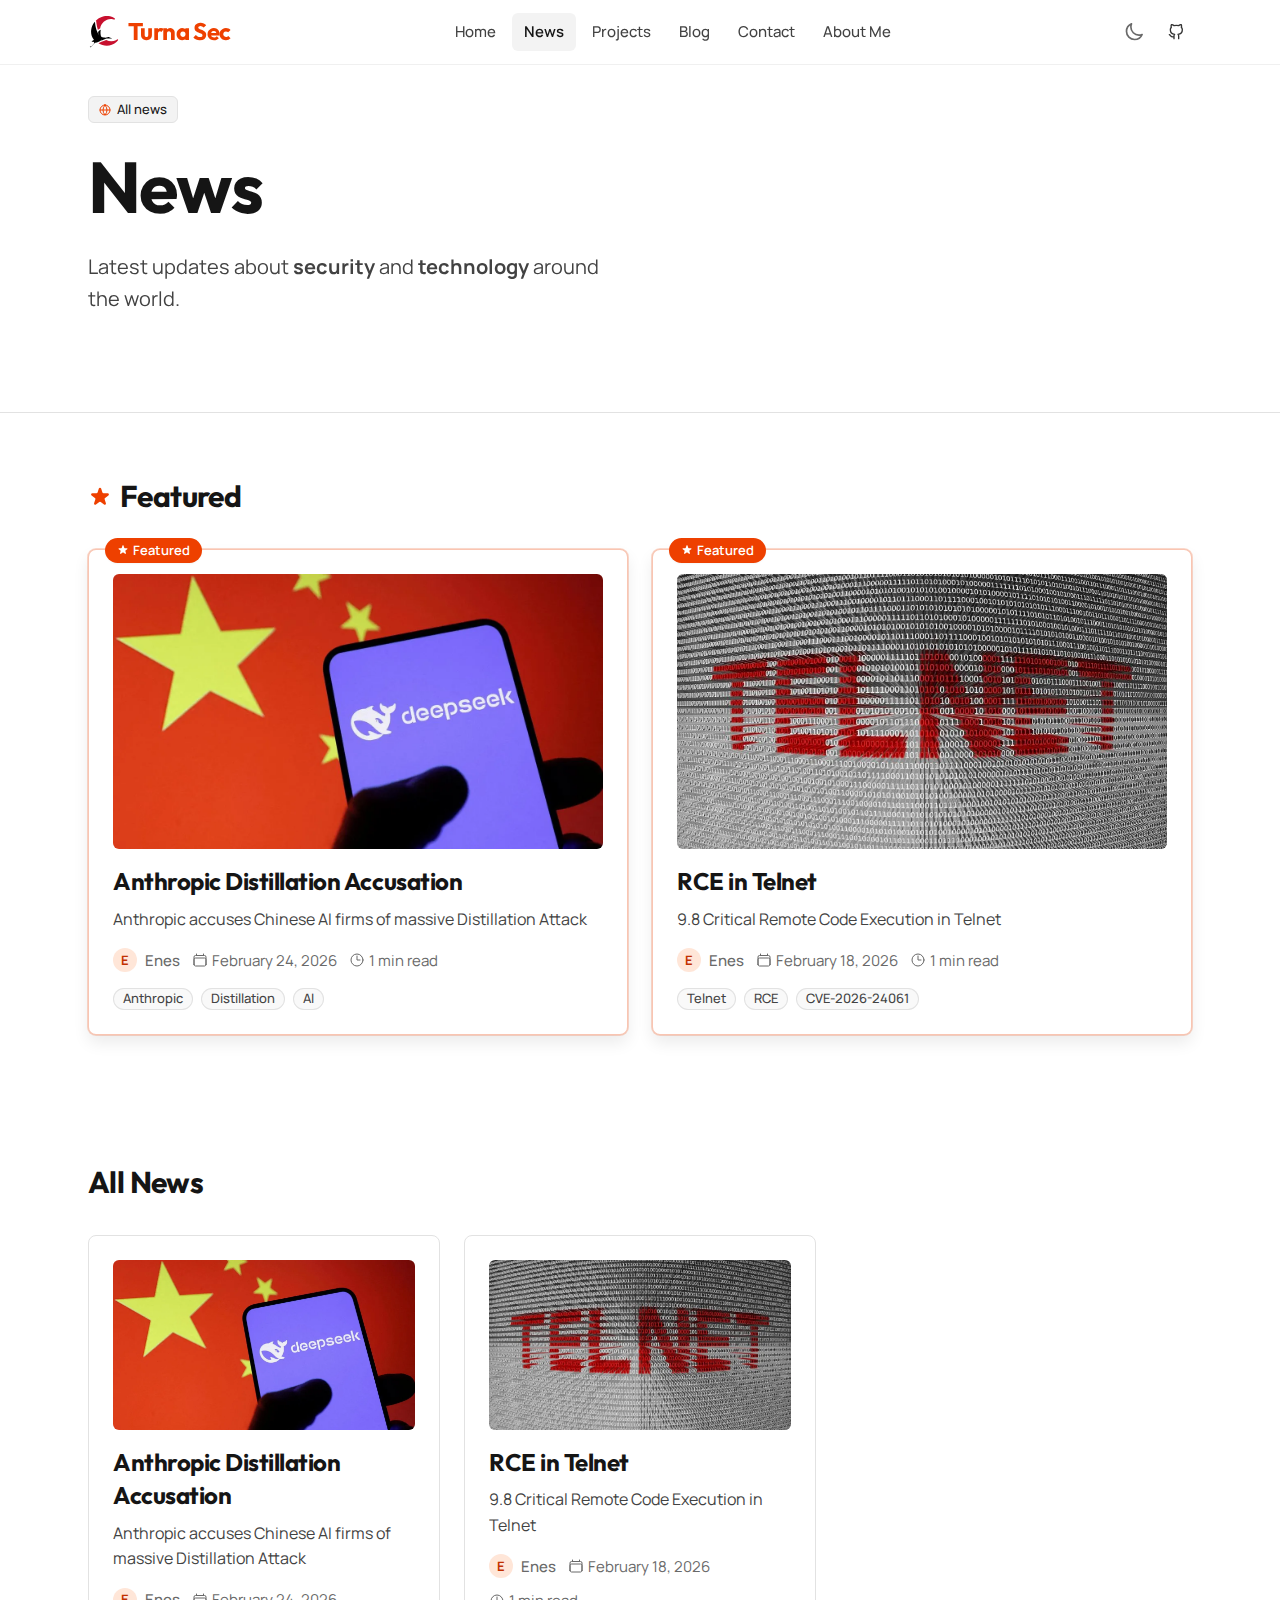
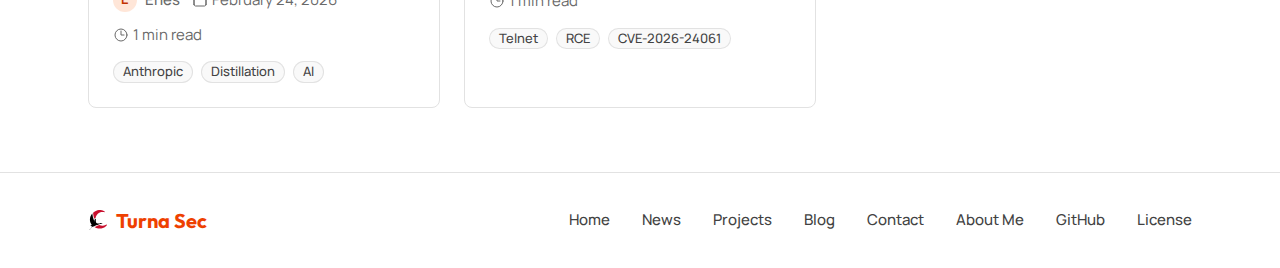
<file: news/index.html>
<!DOCTYPE html><html lang="en" class="scroll-smooth"> <head><meta charset="UTF-8"><meta name="viewport" content="width=device-width, initial-scale=1.0"><meta name="generator" content="Astro v6.0.0-beta.11"><!-- Velocity Fonts: Outfit (display), Manrope (body), JetBrains Mono (code) --><!-- Self-hosted via Fontsource — no external requests, CSP-safe --><!-- Favicon --><link rel="icon" type="image/svg+xml" href="/favicon.svg"><link rel="manifest" href="/manifest.webmanifest"><meta name="theme-color" content="#F94C10"><!-- SEO --><!-- Primary Meta Tags --><title>News — Turna Sec</title><meta name="description" content="Latest articles and updates"><link rel="canonical" href="https://turnasec.com/news/"><meta name="robots" content="index, follow"><!-- Open Graph --><meta property="og:title" content="News — Turna Sec"><meta property="og:type" content="website"><meta property="og:image" content="https://turnasec.com/og/news.png"><meta property="og:url" content="https://turnasec.com/news/"><meta property="og:description" content="Latest articles and updates"><meta property="og:site_name" content="Turna Sec"><meta property="og:locale" content="en_US"><meta property="og:image:alt" content="News — Turna Sec"><meta property="og:image:width" content="1200"><meta property="og:image:height" content="630"><meta property="og:image:type" content="image/png"><!-- Article Metadata --><!-- Twitter Card --><meta name="twitter:card" content="summary_large_image"><meta name="twitter:title" content="News — Turna Sec"><meta name="twitter:description" content="Latest articles and updates"><meta name="twitter:image" content="https://turnasec.com/og/news.png"><!-- Verification --><!-- RSS Feed --><link rel="alternate" type="application/rss+xml" title="Turna Sec RSS Feed" href="/rss.xml"><!-- JSON-LD Structured Data --><script type="application/ld+json">{"@context":"https://schema.org","@type":"WebSite","name":"Turna Sec","url":"https://turnasec.com","description":"A Blog on web security, technology and recent updates.","potentialAction":{"@type":"SearchAction","target":{"@type":"EntryPoint","urlTemplate":"https://turnasec.com/search?q={search_term_string}"},"query-input":{"@type":"PropertyValueSpecification","valueRequired":true,"valueName":"search_term_string"}}}</script><!-- Analytics (loads if PUBLIC_GA_MEASUREMENT_ID or PUBLIC_GTM_ID is set) --><!-- Theme script (runs before render to prevent flash) --><script>
      (function () {
        const theme = localStorage.getItem('theme');
        const systemDark = window.matchMedia('(prefers-color-scheme: dark)').matches;

        if (theme === 'dark' || (!theme && systemDark)) {
          document.documentElement.classList.add('dark');
        } else {
          document.documentElement.classList.remove('dark');
        }
      })();
    </script><meta http-equiv="content-security-policy" content="font-src 'self';connect-src 'self' https://www.google-analytics.com https://www.googletagmanager.com;img-src 'self' data: https://www.googletagmanager.com https://i.pravatar.cc https://www.southwellmedia.com; script-src 'self' https://www.googletagmanager.com https://www.google-analytics.com 'sha256-ztyKCN5DcNS4fbWTf103cFdPKX98X+WfPhOT3wPVHtc=' 'sha256-L8KvJmfYwzsC5u50gV4ndlTNQL495oe5/g+UhPybD6Y=' 'sha256-4wwG+7rpwidfhyJ1Vm28HgVw9+ONDdF+Iq5qooE2Dao=' 'sha256-Ch/dKBXOHOmtEX5CSTt9X8kI3GL5HHyuyy7XvfqDpL0=' 'sha256-BF0290pkb3jxQsE7z00xR8Imp8X34FLC88L0lkMnrGw=' 'sha256-QzWFZi+FLIx23tnm9SBU4aEgx4x8DsuASP07mfqol/c=' 'sha256-0chmwFk0zaA528yFfGV7J9ppIpdfTPPULncDF3WG7Zs=' 'sha256-eIXWvAmxkr251LJZkjniEK5LcPF3NkapbJepohwYRIc=' 'sha256-Q2BPg90ZMplYY+FSdApNErhpWafg2hcRRbndmvxuL/Q=' 'sha256-U7a72oKuFFz8D7GUHLA1NZ0ciymHmDOc9T9aVDg2rWU=' 'sha256-p9VbHs/ClkQc+x63XdUjvCAgeWxA4ZGvpebJtMn9jbs=' 'sha256-47DEQpj8HBSa+/TImW+5JCeuQeRkm5NMpJWZG3hSuFU='; style-src 'self' 'sha256-55ZDIf57BGgqttz2CEpsWr4EwJF8ohMU29A79WDESLM=' 'sha256-vv9IoKo7BSLbWcUHr3tNmfNVmm5L/9Cfn2H6LMk7/ow=' 'sha256-47DEQpj8HBSa+/TImW+5JCeuQeRkm5NMpJWZG3hSuFU=';"><link rel="stylesheet" href="/_astro/Footer.Cs-uN-bX.css"><script type="module" src="/_astro/page.DRdgb3HH.js"></script></head> <body class="min-h-screen bg-background text-foreground antialiased"> <!-- Skip to content link --> <a href="#main-content" class="sr-only focus:not-sr-only focus:fixed focus:left-4 focus:top-4 focus:z-50 focus:rounded-md focus:bg-primary focus:px-4 focus:py-2 focus:text-primary-foreground">
Skip to content
</a> <header class="z-50 w-full fixed top-0 left-0 right-0 bg-background/80 backdrop-blur-lg border-b border-border/50" slot="header"> <div class="mx-auto max-w-6xl px-6 flex items-center justify-between h-16">  <a href="/" class="flex items-center gap-2"> <span class="inline-block">  <img src="/_astro/logomark.g24Xvlyu.svg" alt="Turna Sec Logo" class="h-8 w-8 block dark:hidden"> <img src="/_astro/logomark-dark.Dx9YYdnD.svg" alt="" class="h-8 w-8 hidden dark:block" aria-hidden="true">  </span> <span class="font-display text-xl font-bold tracking-tight text-brand-500"> Turna Sec </span> </a>  <nav class="hidden items-center gap-1 md:flex" aria-label="Main navigation"> <a href="/" class="nav-link rounded-md px-3 py-2 text-sm transition-all duration-(--transition-fast) nav-link-inactive font-medium text-foreground-muted hover:text-foreground hover:bg-secondary/70"> Home </a><a href="/news" class="nav-link rounded-md px-3 py-2 text-sm transition-all duration-(--transition-fast) nav-link-active font-semibold text-foreground bg-secondary" aria-current="page"> News </a><a href="/projects" class="nav-link rounded-md px-3 py-2 text-sm transition-all duration-(--transition-fast) nav-link-inactive font-medium text-foreground-muted hover:text-foreground hover:bg-secondary/70"> Projects </a><a href="/blog" class="nav-link rounded-md px-3 py-2 text-sm transition-all duration-(--transition-fast) nav-link-inactive font-medium text-foreground-muted hover:text-foreground hover:bg-secondary/70"> Blog </a><a href="/contact" class="nav-link rounded-md px-3 py-2 text-sm transition-all duration-(--transition-fast) nav-link-inactive font-medium text-foreground-muted hover:text-foreground hover:bg-secondary/70"> Contact </a><a href="/about" class="nav-link rounded-md px-3 py-2 text-sm transition-all duration-(--transition-fast) nav-link-inactive font-medium text-foreground-muted hover:text-foreground hover:bg-secondary/70"> About Me </a> </nav>  <div class="flex items-center gap-2"> <script type="module">function t(){const e=document.getElementById("theme-toggle");e&&e.addEventListener("click",()=>{document.documentElement.classList.contains("dark")?(document.documentElement.classList.remove("dark"),localStorage.setItem("theme","light")):(document.documentElement.classList.add("dark"),localStorage.setItem("theme","dark"))})}t();document.addEventListener("astro:after-swap",t);</script><button type="button" id="theme-toggle" class="inline-flex items-center justify-center rounded-md p-2 text-muted-foreground hover:text-foreground hover:bg-accent transition-colors duration-(--transition-fast) focus-visible:outline-none focus-visible:ring-2 focus-visible:ring-ring focus-visible:ring-offset-2" aria-label="Toggle theme"> <!-- Sun icon (shown in dark mode) --> <svg class="h-5 w-5 hidden dark:block" xmlns="http://www.w3.org/2000/svg" fill="none" viewBox="0 0 24 24" stroke="currentColor" stroke-width="2" aria-hidden="true"> <path stroke-linecap="round" stroke-linejoin="round" d="M12 3v2.25m6.364.386l-1.591 1.591M21 12h-2.25m-.386 6.364l-1.591-1.591M12 18.75V21m-4.773-4.227l-1.591 1.591M5.25 12H3m4.227-4.773L5.636 5.636M15.75 12a3.75 3.75 0 11-7.5 0 3.75 3.75 0 017.5 0z"></path> </svg> <!-- Moon icon (shown in light mode) --> <svg class="h-5 w-5 block dark:hidden" xmlns="http://www.w3.org/2000/svg" fill="none" viewBox="0 0 24 24" stroke="currentColor" stroke-width="2" aria-hidden="true"> <path stroke-linecap="round" stroke-linejoin="round" d="M21.752 15.002A9.718 9.718 0 0118 15.75c-5.385 0-9.75-4.365-9.75-9.75 0-1.33.266-2.597.748-3.752A9.753 9.753 0 003 11.25C3 16.635 7.365 21 12.75 21a9.753 9.753 0 009.002-5.998z"></path> </svg> </button> <a class="inline-flex items-center justify-center gap-2 font-medium transition-all duration-150 ease-out focus-visible:outline-none focus-visible:ring-2 focus-visible:ring-ring focus-visible:ring-offset-2 disabled:pointer-events-none disabled:opacity-50 [&#38;_svg]:pointer-events-none [&#38;_svg]:shrink-0 text-foreground-secondary hover:text-foreground hover:bg-secondary active:scale-[0.98] text-xs [&#38;_svg]:h-4 [&#38;_svg]:w-4 rounded-md h-8 w-8 px-0" href="https://github.com/theHapalua" target="_blank" rel="noopener noreferrer" aria-label="View on GitHub"> <svg xmlns="http://www.w3.org/2000/svg" viewBox="0 0 24 24" fill="none" stroke="currentColor" stroke-width="2" stroke-linecap="round" stroke-linejoin="round" class="w-4 h-4 shrink-0" aria-hidden="true"> <path d="M9 19c-5 1.5-5-2.5-7-3m14 6v-3.87a3.37 3.37 0 0 0-.94-2.61c3.14-.35 6.44-1.54 6.44-7A5.44 5.44 0 0 0 20 4.77 5.07 5.07 0 0 0 19.91 1S18.73.65 16 2.48a13.38 13.38 0 0 0-7 0C6.27.65 5.09 1 5.09 1A5.07 5.07 0 0 0 5 4.77a5.44 5.44 0 0 0-1.5 3.78c0 5.42 3.3 6.61 6.44 7A3.37 3.37 0 0 0 9 18.13V22"></path> </svg>  </a>  <button type="button" id="mobile-menu-button" class="inline-flex items-center justify-center rounded-md p-2 md:hidden text-foreground-muted hover:text-foreground hover:bg-secondary transition-colors focus-visible:ring-ring focus-visible:ring-2 focus-visible:outline-none" aria-expanded="false" aria-controls="mobile-menu" aria-label="Toggle menu"> <span class="menu-icon"> <svg xmlns="http://www.w3.org/2000/svg" viewBox="0 0 24 24" fill="none" stroke="currentColor" stroke-width="2" stroke-linecap="round" stroke-linejoin="round" class="w-5 h-5 shrink-0" aria-hidden="true"> <path d="M4 6h16"></path><path d="M4 12h16"></path><path d="M4 18h16"></path> </svg> </span> <span class="close-icon hidden"> <svg xmlns="http://www.w3.org/2000/svg" viewBox="0 0 24 24" fill="none" stroke="currentColor" stroke-width="2" stroke-linecap="round" stroke-linejoin="round" class="w-5 h-5 shrink-0" aria-hidden="true"> <path d="M18 6L6 18"></path><path d="M6 6l12 12"></path> </svg> </span> </button> </div> </div>  <div id="mobile-menu" class="border-border bg-background hidden origin-top scale-y-0 border-t opacity-0 shadow-[0_8px_24px_-12px_rgba(0,0,0,0.12)] md:hidden" role="navigation" aria-label="Mobile navigation"> <div class="mx-auto max-w-6xl space-y-1 px-6 py-4"> <a href="/" class="mobile-nav-link block rounded-md px-3 py-2 text-sm transition-all duration-(--transition-fast) mobile-nav-link-inactive text-foreground-muted hover:bg-secondary/70 hover:text-foreground font-medium"> Home </a><a href="/news" class="mobile-nav-link block rounded-md px-3 py-2 text-sm transition-all duration-(--transition-fast) mobile-nav-link-active bg-secondary text-foreground font-semibold" aria-current="page"> News </a><a href="/projects" class="mobile-nav-link block rounded-md px-3 py-2 text-sm transition-all duration-(--transition-fast) mobile-nav-link-inactive text-foreground-muted hover:bg-secondary/70 hover:text-foreground font-medium"> Projects </a><a href="/blog" class="mobile-nav-link block rounded-md px-3 py-2 text-sm transition-all duration-(--transition-fast) mobile-nav-link-inactive text-foreground-muted hover:bg-secondary/70 hover:text-foreground font-medium"> Blog </a><a href="/contact" class="mobile-nav-link block rounded-md px-3 py-2 text-sm transition-all duration-(--transition-fast) mobile-nav-link-inactive text-foreground-muted hover:bg-secondary/70 hover:text-foreground font-medium"> Contact </a><a href="/about" class="mobile-nav-link block rounded-md px-3 py-2 text-sm transition-all duration-(--transition-fast) mobile-nav-link-inactive text-foreground-muted hover:bg-secondary/70 hover:text-foreground font-medium"> About Me </a>  </div> </div> </header>  <div id="mobile-menu-backdrop" class="pointer-events-none fixed inset-0 z-40 opacity-0 transition-opacity duration-200 md:hidden" aria-hidden="true"></div> <script type="module">function r(){const o=document.getElementById("mobile-menu-button"),u=document.getElementById("mobile-menu"),t=document.getElementById("mobile-menu-backdrop"),c=o?.closest("header"),m=o?.querySelector(".menu-icon"),f=o?.querySelector(".close-icon");if(!o||!u||!m||!f||o.dataset.mobileMenuBound==="true")return;o.dataset.mobileMenuBound="true";const l=o,s=u,y=m,p=f;let i=!1,a=!1;function b(){if(i||a)return;a=!0,i=!0,l.setAttribute("aria-expanded","true"),y.classList.add("hidden"),p.classList.remove("hidden"),c&&c.classList.add("!bg-background");const e=document.querySelector("main"),n=document.querySelector("footer");e&&(e.style.transition="opacity 200ms, filter 200ms",e.style.opacity="0.3",e.style.filter="blur(4px)"),n&&(n.style.transition="opacity 200ms, filter 200ms",n.style.opacity="0.3",n.style.filter="blur(4px)"),s.classList.remove("hidden","animate-menu-up","opacity-0","scale-y-0"),s.classList.add("animate-menu-down"),t&&(t.classList.remove("pointer-events-none","animate-backdrop-out"),t.classList.add("animate-backdrop")),a=!1}function d(){if(!i||a)return;a=!0,l.setAttribute("aria-expanded","false"),y.classList.remove("hidden"),p.classList.add("hidden"),s.classList.remove("animate-menu-down"),s.classList.add("animate-menu-up"),t&&(t.classList.remove("animate-backdrop"),t.classList.add("animate-backdrop-out"));const e=document.querySelector("main"),n=document.querySelector("footer");e&&(e.style.opacity="1",e.style.filter="none"),n&&(n.style.opacity="1",n.style.filter="none"),setTimeout(()=>{s.classList.add("hidden","opacity-0","scale-y-0"),t&&t.classList.add("pointer-events-none"),c&&c.classList.remove("!bg-background"),i=!1,a=!1},200)}function L(){i?d():b()}l.addEventListener("click",L),t&&t.addEventListener("click",d),document.addEventListener("keydown",function(e){e.key==="Escape"&&i&&d()}),s.querySelectorAll("a").forEach(e=>{e.addEventListener("click",d)})}r();document.addEventListener("astro:page-load",r);document.addEventListener("astro:after-swap",r);</script> <main id="main-content" class="flex-1">   <section class="relative overflow-hidden pt-[var(--space-page-top-sm)] pb-[var(--space-section-sm)] bg-surface-secondary border-b border-border">   <div class="mx-auto grid max-w-6xl grid-cols-1 items-center gap-[var(--space-section-gap)] px-6 lg:grid-cols-2 lg:gap-[var(--space-section-gap)]">  <div class="z-10 flex flex-col text-left items-start order-1 lg:order-none">  <div class="mb-[var(--space-heading-gap)]"> <span class="inline-flex items-center font-medium border transition-colors [&#38;>svg]:shrink-0 [&#38;>svg]:h-3 [&#38;>svg]:w-3 bg-secondary text-secondary-foreground border-border text-xs px-2.5 py-1 gap-1.5 rounded-md" slot="badge">   <svg xmlns="http://www.w3.org/2000/svg" viewBox="0 0 24 24" fill="none" stroke="currentColor" stroke-width="2" stroke-linecap="round" stroke-linejoin="round" class="w-4 h-4 shrink-0 text-brand-500" aria-hidden="true"> <path d="M12 2a10 10 0 1 0 0 20 10 10 0 0 0 0-20z"></path><path d="M2 12h20"></path><path d="M12 2a15.3 15.3 0 0 1 4 10 15.3 15.3 0 0 1-4 10 15.3 15.3 0 0 1-4-10 15.3 15.3 0 0 1 4-10z"></path> </svg>
All news
 </span> </div>  <div class="mb-[var(--space-heading-gap)] [&#38;>h1]:font-display [&#38;>h1]:text-5xl [&#38;>h1]:leading-[1.1] [&#38;>h1]:font-bold [&#38;>h1]:tracking-tight [&#38;>h1]:text-balance [&#38;>h1]:text-foreground md:[&#38;>h1]:text-6xl lg:[&#38;>h1]:text-7xl [&#38;>h2]:font-display [&#38;>h2]:text-4xl [&#38;>h2]:leading-[1.1] [&#38;>h2]:font-bold [&#38;>h2]:tracking-tight [&#38;>h2]:text-balance [&#38;>h2]:text-foreground md:[&#38;>h2]:text-5xl lg:[&#38;>h2]:text-6xl"> <h1>News</h1> </div>  <div class="mb-[var(--space-stack-lg)] max-w-xl text-lg leading-relaxed text-foreground-muted [&#38;>p]:text-lg [&#38;>p]:leading-relaxed [&#38;>p]:text-foreground-muted"> <p class="animate-fade-in text-foreground-muted hover:text-primary-hover transition-colors duration-slow">
Latest updates about <b>security</b> and <b>technology</b> around the world.
</p> </div>     </div>     </div> </section>  <section class="bg-background py-16"> <div class="mx-auto max-w-6xl px-6"> <h2 class="font-display text-foreground mb-8 flex items-center gap-2 text-2xl font-bold"> <svg class="text-brand-500 h-6 w-6" fill="currentColor" viewBox="0 0 20 20"> <path d="M9.049 2.927c.3-.921 1.603-.921 1.902 0l1.07 3.292a1 1 0 00.95.69h3.462c.969 0 1.371 1.24.588 1.81l-2.8 2.034a1 1 0 00-.364 1.118l1.07 3.292c.3.921-.755 1.688-1.54 1.118l-2.8-2.034a1 1 0 00-1.175 0l-2.8 2.034c-.784.57-1.838-.197-1.539-1.118l1.07-3.292a1 1 0 00-.364-1.118L2.98 8.72c-.783-.57-.38-1.81.588-1.81h3.461a1 1 0 00.951-.69l1.07-3.292z"></path> </svg>
Featured
</h2> <div class="grid gap-6 md:grid-cols-2"> <article class="group relative rounded-lg border bg-background p-6 transition-all duration-200 ease-out border-brand-500/30 ring-1 ring-brand-500/20 shadow-lg"> <div class="absolute -top-3 left-4"> <span class="inline-flex items-center gap-1 rounded-full bg-brand-500 px-3 py-1 text-xs font-semibold text-white shadow-sm"> <svg class="h-3 w-3" fill="currentColor" viewBox="0 0 20 20"> <path d="M9.049 2.927c.3-.921 1.603-.921 1.902 0l1.07 3.292a1 1 0 00.95.69h3.462c.969 0 1.371 1.24.588 1.81l-2.8 2.034a1 1 0 00-.364 1.118l1.07 3.292c.3.921-.755 1.688-1.54 1.118l-2.8-2.034a1 1 0 00-1.175 0l-2.8 2.034c-.784.57-1.838-.197-1.539-1.118l1.07-3.292a1 1 0 00-.364-1.118L2.98 8.72c-.783-.57-.38-1.81.588-1.81h3.461a1 1 0 00.951-.69l1.07-3.292z"></path> </svg>
Featured
</span> </div> <a href="/news/anthropic-distillation-accusation" class="block"> <div class="mb-4 overflow-hidden rounded-md"> <img src="/_astro/anthropic-accusation.DTdqfn6g_Z1WGWS.webp" alt="Anthropic Distillation Accusation" loading="lazy" decoding="async" fetchpriority="auto" width="1200" height="675" class="aspect-video w-full object-cover transition-transform duration-300 group-hover:scale-105"> </div> <h2 class="font-display text-xl font-bold text-foreground transition-colors group-hover:text-brand-600 dark:group-hover:text-brand-400 mb-2"> Anthropic Distillation Accusation </h2> <p class="text-foreground-muted line-clamp-2 mb-4"> Anthropic accuses Chinese AI firms of massive Distillation Attack </p> <div class="flex flex-wrap items-center gap-3 text-sm text-foreground-subtle"> <div class="flex items-center gap-2"> <div class="h-6 w-6 rounded-full bg-brand-100 dark:bg-brand-900/30 flex items-center justify-center text-xs font-bold text-brand-600 dark:text-brand-400"> E </div> <span class="font-medium">Enes</span> </div> <time datetime="2026-02-24T00:00:00.000Z" class="flex items-center gap-1"> <svg class="h-4 w-4" fill="none" viewBox="0 0 24 24" stroke="currentColor" stroke-width="1.5"> <path stroke-linecap="round" stroke-linejoin="round" d="M6.75 3v2.25M17.25 3v2.25M3 18.75V7.5a2.25 2.25 0 012.25-2.25h13.5A2.25 2.25 0 0121 7.5v11.25m-18 0A2.25 2.25 0 005.25 21h13.5A2.25 2.25 0 0021 18.75m-18 0v-7.5A2.25 2.25 0 015.25 9h13.5A2.25 2.25 0 0121 11.25v7.5"></path> </svg> February 24, 2026 </time> <span class="flex items-center gap-1"> <svg class="h-4 w-4" fill="none" viewBox="0 0 24 24" stroke="currentColor" stroke-width="1.5"> <path stroke-linecap="round" stroke-linejoin="round" d="M12 6v6h4.5m4.5 0a9 9 0 11-18 0 9 9 0 0118 0z"></path> </svg> 1 min read
</span> </div> <div class="mt-4 flex flex-wrap gap-2"> <span class="inline-flex items-center rounded-full bg-background-secondary px-2.5 py-0.5 text-xs font-medium text-foreground-muted ring-1 ring-inset ring-border transition-colors group-hover:bg-brand-50 group-hover:text-brand-700 group-hover:ring-brand-200 dark:group-hover:bg-brand-900/20 dark:group-hover:text-brand-400 dark:group-hover:ring-brand-800"> Anthropic </span><span class="inline-flex items-center rounded-full bg-background-secondary px-2.5 py-0.5 text-xs font-medium text-foreground-muted ring-1 ring-inset ring-border transition-colors group-hover:bg-brand-50 group-hover:text-brand-700 group-hover:ring-brand-200 dark:group-hover:bg-brand-900/20 dark:group-hover:text-brand-400 dark:group-hover:ring-brand-800"> Distillation </span><span class="inline-flex items-center rounded-full bg-background-secondary px-2.5 py-0.5 text-xs font-medium text-foreground-muted ring-1 ring-inset ring-border transition-colors group-hover:bg-brand-50 group-hover:text-brand-700 group-hover:ring-brand-200 dark:group-hover:bg-brand-900/20 dark:group-hover:text-brand-400 dark:group-hover:ring-brand-800"> AI </span>  </div> </a> </article><article class="group relative rounded-lg border bg-background p-6 transition-all duration-200 ease-out border-brand-500/30 ring-1 ring-brand-500/20 shadow-lg"> <div class="absolute -top-3 left-4"> <span class="inline-flex items-center gap-1 rounded-full bg-brand-500 px-3 py-1 text-xs font-semibold text-white shadow-sm"> <svg class="h-3 w-3" fill="currentColor" viewBox="0 0 20 20"> <path d="M9.049 2.927c.3-.921 1.603-.921 1.902 0l1.07 3.292a1 1 0 00.95.69h3.462c.969 0 1.371 1.24.588 1.81l-2.8 2.034a1 1 0 00-.364 1.118l1.07 3.292c.3.921-.755 1.688-1.54 1.118l-2.8-2.034a1 1 0 00-1.175 0l-2.8 2.034c-.784.57-1.838-.197-1.539-1.118l1.07-3.292a1 1 0 00-.364-1.118L2.98 8.72c-.783-.57-.38-1.81.588-1.81h3.461a1 1 0 00.951-.69l1.07-3.292z"></path> </svg>
Featured
</span> </div> <a href="/news/rce-in-telnet" class="block"> <div class="mb-4 overflow-hidden rounded-md"> <img src="/_astro/rce-in-telnet.Be6-ZWFX_Z1Nwo0t.webp" alt="RCE in Telnet" loading="lazy" decoding="async" fetchpriority="auto" width="860" height="520" class="aspect-video w-full object-cover transition-transform duration-300 group-hover:scale-105"> </div> <h2 class="font-display text-xl font-bold text-foreground transition-colors group-hover:text-brand-600 dark:group-hover:text-brand-400 mb-2"> RCE in Telnet </h2> <p class="text-foreground-muted line-clamp-2 mb-4"> 9.8 Critical Remote Code Execution in Telnet </p> <div class="flex flex-wrap items-center gap-3 text-sm text-foreground-subtle"> <div class="flex items-center gap-2"> <div class="h-6 w-6 rounded-full bg-brand-100 dark:bg-brand-900/30 flex items-center justify-center text-xs font-bold text-brand-600 dark:text-brand-400"> E </div> <span class="font-medium">Enes</span> </div> <time datetime="2026-02-18T00:00:00.000Z" class="flex items-center gap-1"> <svg class="h-4 w-4" fill="none" viewBox="0 0 24 24" stroke="currentColor" stroke-width="1.5"> <path stroke-linecap="round" stroke-linejoin="round" d="M6.75 3v2.25M17.25 3v2.25M3 18.75V7.5a2.25 2.25 0 012.25-2.25h13.5A2.25 2.25 0 0121 7.5v11.25m-18 0A2.25 2.25 0 005.25 21h13.5A2.25 2.25 0 0021 18.75m-18 0v-7.5A2.25 2.25 0 015.25 9h13.5A2.25 2.25 0 0121 11.25v7.5"></path> </svg> February 18, 2026 </time> <span class="flex items-center gap-1"> <svg class="h-4 w-4" fill="none" viewBox="0 0 24 24" stroke="currentColor" stroke-width="1.5"> <path stroke-linecap="round" stroke-linejoin="round" d="M12 6v6h4.5m4.5 0a9 9 0 11-18 0 9 9 0 0118 0z"></path> </svg> 1 min read
</span> </div> <div class="mt-4 flex flex-wrap gap-2"> <span class="inline-flex items-center rounded-full bg-background-secondary px-2.5 py-0.5 text-xs font-medium text-foreground-muted ring-1 ring-inset ring-border transition-colors group-hover:bg-brand-50 group-hover:text-brand-700 group-hover:ring-brand-200 dark:group-hover:bg-brand-900/20 dark:group-hover:text-brand-400 dark:group-hover:ring-brand-800"> Telnet </span><span class="inline-flex items-center rounded-full bg-background-secondary px-2.5 py-0.5 text-xs font-medium text-foreground-muted ring-1 ring-inset ring-border transition-colors group-hover:bg-brand-50 group-hover:text-brand-700 group-hover:ring-brand-200 dark:group-hover:bg-brand-900/20 dark:group-hover:text-brand-400 dark:group-hover:ring-brand-800"> RCE </span><span class="inline-flex items-center rounded-full bg-background-secondary px-2.5 py-0.5 text-xs font-medium text-foreground-muted ring-1 ring-inset ring-border transition-colors group-hover:bg-brand-50 group-hover:text-brand-700 group-hover:ring-brand-200 dark:group-hover:bg-brand-900/20 dark:group-hover:text-brand-400 dark:group-hover:ring-brand-800"> CVE-2026-24061 </span>  </div> </a> </article> </div> </div> </section> <section class="bg-background py-16"> <div class="mx-auto max-w-6xl px-6"> <h2 class="font-display text-foreground mb-8 text-2xl font-bold">All News</h2> <div class="grid gap-6 md:grid-cols-2 lg:grid-cols-3"> <article class="group relative rounded-lg border bg-background p-6 transition-all duration-200 ease-out border-border hover:-translate-y-0.5 hover:shadow-md hover:border-border-strong">  <a href="/news/anthropic-distillation-accusation" class="block"> <div class="mb-4 overflow-hidden rounded-md"> <img src="/_astro/anthropic-accusation.DTdqfn6g_Z1WGWS.webp" alt="Anthropic Distillation Accusation" loading="lazy" decoding="async" fetchpriority="auto" width="1200" height="675" class="aspect-video w-full object-cover transition-transform duration-300 group-hover:scale-105"> </div> <h2 class="font-display text-xl font-bold text-foreground transition-colors group-hover:text-brand-600 dark:group-hover:text-brand-400 mb-2"> Anthropic Distillation Accusation </h2> <p class="text-foreground-muted line-clamp-2 mb-4"> Anthropic accuses Chinese AI firms of massive Distillation Attack </p> <div class="flex flex-wrap items-center gap-3 text-sm text-foreground-subtle"> <div class="flex items-center gap-2"> <div class="h-6 w-6 rounded-full bg-brand-100 dark:bg-brand-900/30 flex items-center justify-center text-xs font-bold text-brand-600 dark:text-brand-400"> E </div> <span class="font-medium">Enes</span> </div> <time datetime="2026-02-24T00:00:00.000Z" class="flex items-center gap-1"> <svg class="h-4 w-4" fill="none" viewBox="0 0 24 24" stroke="currentColor" stroke-width="1.5"> <path stroke-linecap="round" stroke-linejoin="round" d="M6.75 3v2.25M17.25 3v2.25M3 18.75V7.5a2.25 2.25 0 012.25-2.25h13.5A2.25 2.25 0 0121 7.5v11.25m-18 0A2.25 2.25 0 005.25 21h13.5A2.25 2.25 0 0021 18.75m-18 0v-7.5A2.25 2.25 0 015.25 9h13.5A2.25 2.25 0 0121 11.25v7.5"></path> </svg> February 24, 2026 </time> <span class="flex items-center gap-1"> <svg class="h-4 w-4" fill="none" viewBox="0 0 24 24" stroke="currentColor" stroke-width="1.5"> <path stroke-linecap="round" stroke-linejoin="round" d="M12 6v6h4.5m4.5 0a9 9 0 11-18 0 9 9 0 0118 0z"></path> </svg> 1 min read
</span> </div> <div class="mt-4 flex flex-wrap gap-2"> <span class="inline-flex items-center rounded-full bg-background-secondary px-2.5 py-0.5 text-xs font-medium text-foreground-muted ring-1 ring-inset ring-border transition-colors group-hover:bg-brand-50 group-hover:text-brand-700 group-hover:ring-brand-200 dark:group-hover:bg-brand-900/20 dark:group-hover:text-brand-400 dark:group-hover:ring-brand-800"> Anthropic </span><span class="inline-flex items-center rounded-full bg-background-secondary px-2.5 py-0.5 text-xs font-medium text-foreground-muted ring-1 ring-inset ring-border transition-colors group-hover:bg-brand-50 group-hover:text-brand-700 group-hover:ring-brand-200 dark:group-hover:bg-brand-900/20 dark:group-hover:text-brand-400 dark:group-hover:ring-brand-800"> Distillation </span><span class="inline-flex items-center rounded-full bg-background-secondary px-2.5 py-0.5 text-xs font-medium text-foreground-muted ring-1 ring-inset ring-border transition-colors group-hover:bg-brand-50 group-hover:text-brand-700 group-hover:ring-brand-200 dark:group-hover:bg-brand-900/20 dark:group-hover:text-brand-400 dark:group-hover:ring-brand-800"> AI </span>  </div> </a> </article><article class="group relative rounded-lg border bg-background p-6 transition-all duration-200 ease-out border-border hover:-translate-y-0.5 hover:shadow-md hover:border-border-strong">  <a href="/news/rce-in-telnet" class="block"> <div class="mb-4 overflow-hidden rounded-md"> <img src="/_astro/rce-in-telnet.Be6-ZWFX_Z1Nwo0t.webp" alt="RCE in Telnet" loading="lazy" decoding="async" fetchpriority="auto" width="860" height="520" class="aspect-video w-full object-cover transition-transform duration-300 group-hover:scale-105"> </div> <h2 class="font-display text-xl font-bold text-foreground transition-colors group-hover:text-brand-600 dark:group-hover:text-brand-400 mb-2"> RCE in Telnet </h2> <p class="text-foreground-muted line-clamp-2 mb-4"> 9.8 Critical Remote Code Execution in Telnet </p> <div class="flex flex-wrap items-center gap-3 text-sm text-foreground-subtle"> <div class="flex items-center gap-2"> <div class="h-6 w-6 rounded-full bg-brand-100 dark:bg-brand-900/30 flex items-center justify-center text-xs font-bold text-brand-600 dark:text-brand-400"> E </div> <span class="font-medium">Enes</span> </div> <time datetime="2026-02-18T00:00:00.000Z" class="flex items-center gap-1"> <svg class="h-4 w-4" fill="none" viewBox="0 0 24 24" stroke="currentColor" stroke-width="1.5"> <path stroke-linecap="round" stroke-linejoin="round" d="M6.75 3v2.25M17.25 3v2.25M3 18.75V7.5a2.25 2.25 0 012.25-2.25h13.5A2.25 2.25 0 0121 7.5v11.25m-18 0A2.25 2.25 0 005.25 21h13.5A2.25 2.25 0 0021 18.75m-18 0v-7.5A2.25 2.25 0 015.25 9h13.5A2.25 2.25 0 0121 11.25v7.5"></path> </svg> February 18, 2026 </time> <span class="flex items-center gap-1"> <svg class="h-4 w-4" fill="none" viewBox="0 0 24 24" stroke="currentColor" stroke-width="1.5"> <path stroke-linecap="round" stroke-linejoin="round" d="M12 6v6h4.5m4.5 0a9 9 0 11-18 0 9 9 0 0118 0z"></path> </svg> 1 min read
</span> </div> <div class="mt-4 flex flex-wrap gap-2"> <span class="inline-flex items-center rounded-full bg-background-secondary px-2.5 py-0.5 text-xs font-medium text-foreground-muted ring-1 ring-inset ring-border transition-colors group-hover:bg-brand-50 group-hover:text-brand-700 group-hover:ring-brand-200 dark:group-hover:bg-brand-900/20 dark:group-hover:text-brand-400 dark:group-hover:ring-brand-800"> Telnet </span><span class="inline-flex items-center rounded-full bg-background-secondary px-2.5 py-0.5 text-xs font-medium text-foreground-muted ring-1 ring-inset ring-border transition-colors group-hover:bg-brand-50 group-hover:text-brand-700 group-hover:ring-brand-200 dark:group-hover:bg-brand-900/20 dark:group-hover:text-brand-400 dark:group-hover:ring-brand-800"> RCE </span><span class="inline-flex items-center rounded-full bg-background-secondary px-2.5 py-0.5 text-xs font-medium text-foreground-muted ring-1 ring-inset ring-border transition-colors group-hover:bg-brand-50 group-hover:text-brand-700 group-hover:ring-brand-200 dark:group-hover:bg-brand-900/20 dark:group-hover:text-brand-400 dark:group-hover:ring-brand-800"> CVE-2026-24061 </span>  </div> </a> </article> </div> </div> </section>    </main> <footer class="py-[var(--space-stack-lg)] bg-surface-secondary border-t border-border" slot="footer"> <div class="mx-auto max-w-6xl px-6"> <div class="flex flex-col md:flex-row justify-between items-center gap-[var(--space-stack-lg)]">  <div class="flex flex-col items-center md:items-start gap-2"> <a href="/" class="flex items-center gap-2"> <span class="inline-block">  <img src="/_astro/logomark.g24Xvlyu.svg" alt="Turna Sec Logo" class="h-5 w-5 block dark:hidden"> <img src="/_astro/logomark-dark.Dx9YYdnD.svg" alt="" class="h-5 w-5 hidden dark:block" aria-hidden="true">  </span> <span class="font-display text-lg font-bold text-brand-500"> Turna Sec </span> </a>  </div>  <nav class="flex flex-wrap justify-center gap-[var(--space-inline-lg)] md:gap-[var(--space-stack-lg)] text-sm font-medium text-foreground-muted"> <a href="/" class="transition-colors hover:text-foreground"> Home </a><a href="/news" class="transition-colors hover:text-foreground"> News </a><a href="/projects" class="transition-colors hover:text-foreground"> Projects </a><a href="/blog" class="transition-colors hover:text-foreground"> Blog </a><a href="/contact" class="transition-colors hover:text-foreground"> Contact </a><a href="/about" class="transition-colors hover:text-foreground"> About Me </a><a href="https://github.com/theHapalua" class="transition-colors hover:text-foreground" target="_blank" rel="noopener noreferrer"> GitHub </a><a href="https://github.com/southwellmedia/velocity/blob/main/LICENSE" class="transition-colors hover:text-foreground" target="_blank" rel="noopener noreferrer"> License </a> </nav>   </div>    </div>   </footer> </body></html>
</file>
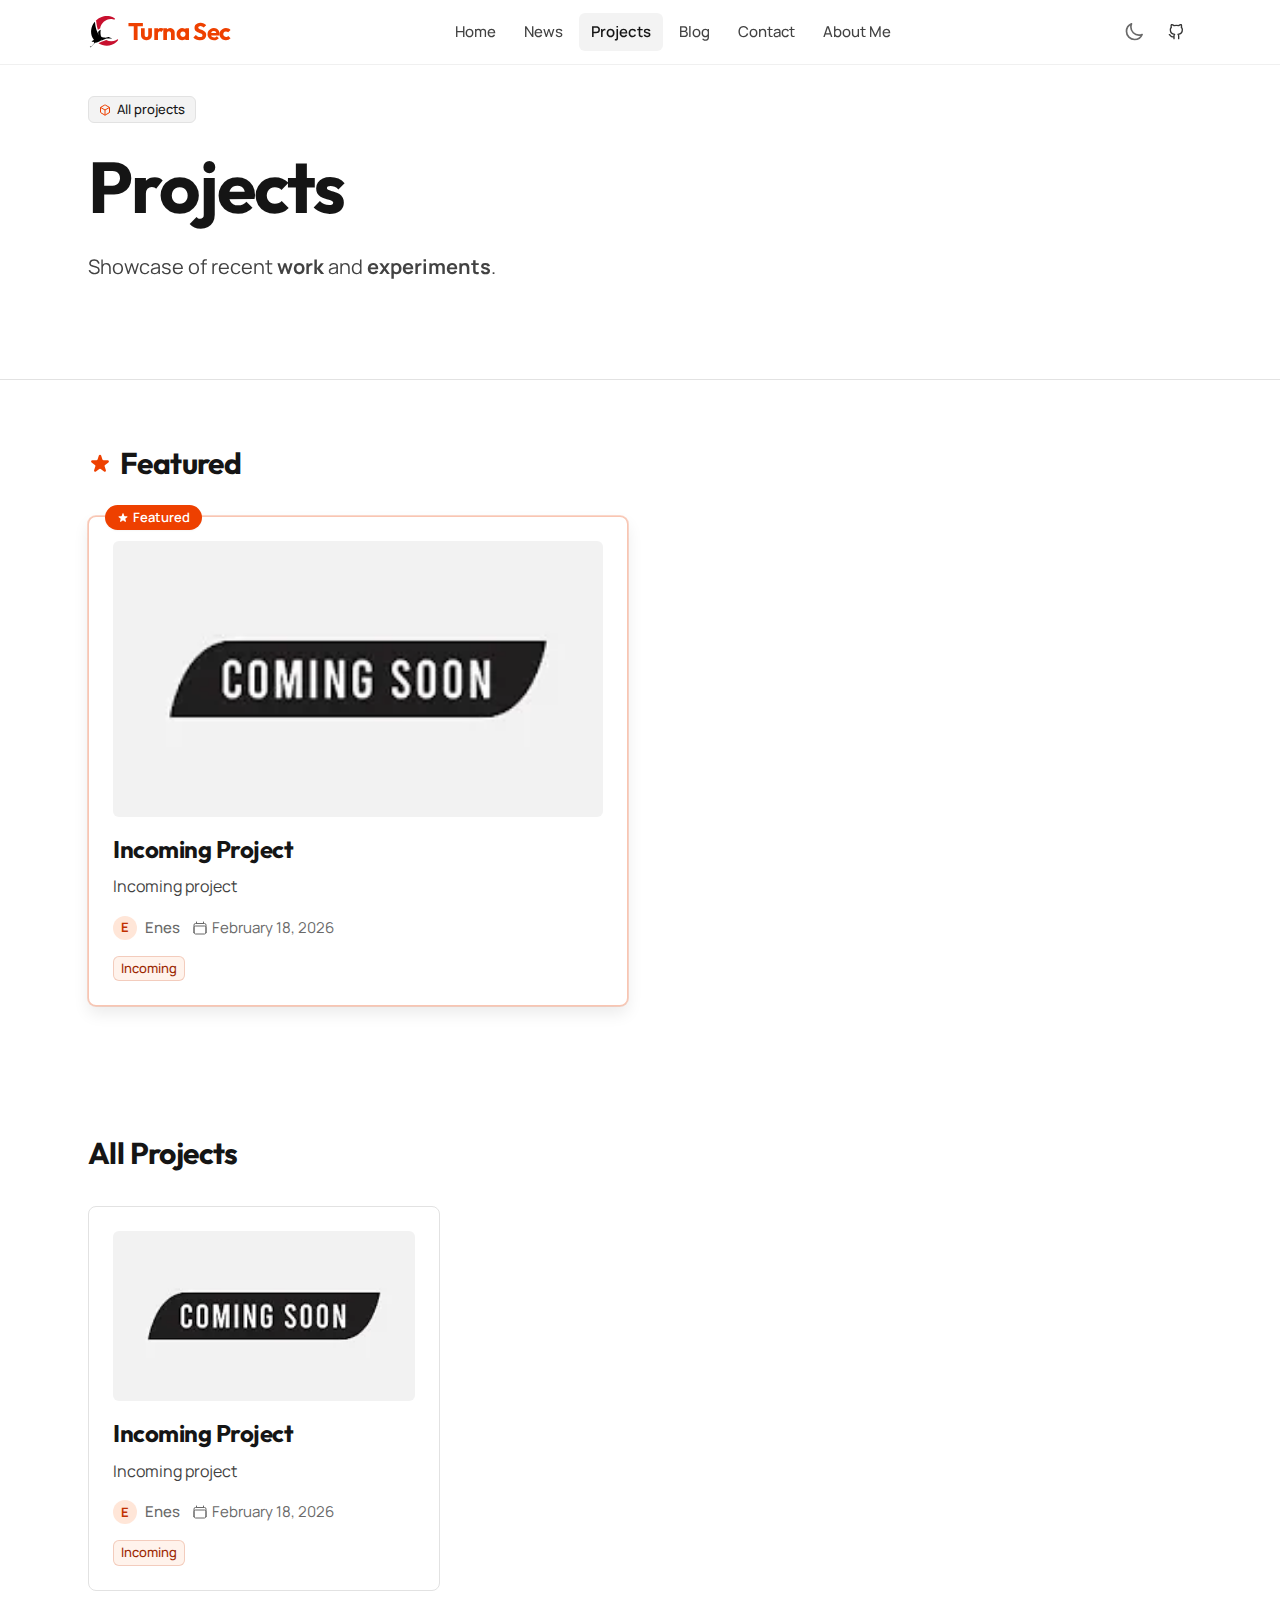
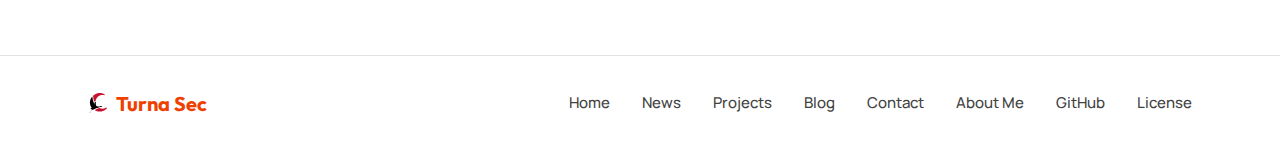
<file: projects/index.html>
<!DOCTYPE html><html lang="en" class="scroll-smooth"> <head><meta charset="UTF-8"><meta name="viewport" content="width=device-width, initial-scale=1.0"><meta name="generator" content="Astro v6.0.0-beta.11"><!-- Velocity Fonts: Outfit (display), Manrope (body), JetBrains Mono (code) --><!-- Self-hosted via Fontsource — no external requests, CSP-safe --><!-- Favicon --><link rel="icon" type="image/svg+xml" href="/favicon.svg"><link rel="manifest" href="/manifest.webmanifest"><meta name="theme-color" content="#F94C10"><!-- SEO --><!-- Primary Meta Tags --><title>Projects — Turna Sec</title><meta name="description" content="Showcase of recent work and experiments"><link rel="canonical" href="https://turnasec.com/projects/"><meta name="robots" content="index, follow"><!-- Open Graph --><meta property="og:title" content="Projects — Turna Sec"><meta property="og:type" content="website"><meta property="og:image" content="https://turnasec.com/og/projects.png"><meta property="og:url" content="https://turnasec.com/projects/"><meta property="og:description" content="Showcase of recent work and experiments"><meta property="og:site_name" content="Turna Sec"><meta property="og:locale" content="en_US"><meta property="og:image:alt" content="Projects — Turna Sec"><meta property="og:image:width" content="1200"><meta property="og:image:height" content="630"><meta property="og:image:type" content="image/png"><!-- Article Metadata --><!-- Twitter Card --><meta name="twitter:card" content="summary_large_image"><meta name="twitter:title" content="Projects — Turna Sec"><meta name="twitter:description" content="Showcase of recent work and experiments"><meta name="twitter:image" content="https://turnasec.com/og/projects.png"><!-- Verification --><!-- RSS Feed --><link rel="alternate" type="application/rss+xml" title="Turna Sec RSS Feed" href="/rss.xml"><!-- JSON-LD Structured Data --><script type="application/ld+json">{"@context":"https://schema.org","@type":"WebSite","name":"Turna Sec","url":"https://turnasec.com","description":"A Blog on web security, technology and recent updates.","potentialAction":{"@type":"SearchAction","target":{"@type":"EntryPoint","urlTemplate":"https://turnasec.com/search?q={search_term_string}"},"query-input":{"@type":"PropertyValueSpecification","valueRequired":true,"valueName":"search_term_string"}}}</script><!-- Analytics (loads if PUBLIC_GA_MEASUREMENT_ID or PUBLIC_GTM_ID is set) --><!-- Theme script (runs before render to prevent flash) --><script>
      (function () {
        const theme = localStorage.getItem('theme');
        const systemDark = window.matchMedia('(prefers-color-scheme: dark)').matches;

        if (theme === 'dark' || (!theme && systemDark)) {
          document.documentElement.classList.add('dark');
        } else {
          document.documentElement.classList.remove('dark');
        }
      })();
    </script><meta http-equiv="content-security-policy" content="font-src 'self';connect-src 'self' https://www.google-analytics.com https://www.googletagmanager.com;img-src 'self' data: https://www.googletagmanager.com https://i.pravatar.cc https://www.southwellmedia.com; script-src 'self' https://www.googletagmanager.com https://www.google-analytics.com 'sha256-ztyKCN5DcNS4fbWTf103cFdPKX98X+WfPhOT3wPVHtc=' 'sha256-4wwG+7rpwidfhyJ1Vm28HgVw9+ONDdF+Iq5qooE2Dao=' 'sha256-Ch/dKBXOHOmtEX5CSTt9X8kI3GL5HHyuyy7XvfqDpL0=' 'sha256-BF0290pkb3jxQsE7z00xR8Imp8X34FLC88L0lkMnrGw=' 'sha256-QzWFZi+FLIx23tnm9SBU4aEgx4x8DsuASP07mfqol/c=' 'sha256-0chmwFk0zaA528yFfGV7J9ppIpdfTPPULncDF3WG7Zs=' 'sha256-eIXWvAmxkr251LJZkjniEK5LcPF3NkapbJepohwYRIc=' 'sha256-Q2BPg90ZMplYY+FSdApNErhpWafg2hcRRbndmvxuL/Q=' 'sha256-U7a72oKuFFz8D7GUHLA1NZ0ciymHmDOc9T9aVDg2rWU=' 'sha256-p9VbHs/ClkQc+x63XdUjvCAgeWxA4ZGvpebJtMn9jbs=' 'sha256-47DEQpj8HBSa+/TImW+5JCeuQeRkm5NMpJWZG3hSuFU='; style-src 'self' 'sha256-55ZDIf57BGgqttz2CEpsWr4EwJF8ohMU29A79WDESLM=' 'sha256-vv9IoKo7BSLbWcUHr3tNmfNVmm5L/9Cfn2H6LMk7/ow=' 'sha256-47DEQpj8HBSa+/TImW+5JCeuQeRkm5NMpJWZG3hSuFU=';"><link rel="stylesheet" href="/_astro/Footer.QA0Ynvqd.css"><script type="module" src="/_astro/page.DRdgb3HH.js"></script></head> <body class="min-h-screen bg-background text-foreground antialiased"> <!-- Skip to content link --> <a href="#main-content" class="sr-only focus:not-sr-only focus:fixed focus:left-4 focus:top-4 focus:z-50 focus:rounded-md focus:bg-primary focus:px-4 focus:py-2 focus:text-primary-foreground">
Skip to content
</a> <header class="z-50 w-full fixed top-0 left-0 right-0 bg-background/80 backdrop-blur-lg border-b border-border/50" slot="header"> <div class="mx-auto max-w-6xl px-6 flex items-center justify-between h-16">  <a href="/" class="flex items-center gap-2"> <span class="inline-block">  <img src="/_astro/logomark.g24Xvlyu.svg" alt="Turna Sec Logo" class="h-8 w-8 block dark:hidden"> <img src="/_astro/logomark-dark.Dx9YYdnD.svg" alt="" class="h-8 w-8 hidden dark:block" aria-hidden="true">  </span> <span class="font-display text-xl font-bold tracking-tight text-brand-500"> Turna Sec </span> </a>  <nav class="hidden items-center gap-1 md:flex" aria-label="Main navigation"> <a href="/" class="nav-link rounded-md px-3 py-2 text-sm transition-all duration-(--transition-fast) nav-link-inactive font-medium text-foreground-muted hover:text-foreground hover:bg-secondary/70"> Home </a><a href="/news" class="nav-link rounded-md px-3 py-2 text-sm transition-all duration-(--transition-fast) nav-link-inactive font-medium text-foreground-muted hover:text-foreground hover:bg-secondary/70"> News </a><a href="/projects" class="nav-link rounded-md px-3 py-2 text-sm transition-all duration-(--transition-fast) nav-link-active font-semibold text-foreground bg-secondary" aria-current="page"> Projects </a><a href="/blog" class="nav-link rounded-md px-3 py-2 text-sm transition-all duration-(--transition-fast) nav-link-inactive font-medium text-foreground-muted hover:text-foreground hover:bg-secondary/70"> Blog </a><a href="/contact" class="nav-link rounded-md px-3 py-2 text-sm transition-all duration-(--transition-fast) nav-link-inactive font-medium text-foreground-muted hover:text-foreground hover:bg-secondary/70"> Contact </a><a href="/about" class="nav-link rounded-md px-3 py-2 text-sm transition-all duration-(--transition-fast) nav-link-inactive font-medium text-foreground-muted hover:text-foreground hover:bg-secondary/70"> About Me </a> </nav>  <div class="flex items-center gap-2"> <script type="module">function t(){const e=document.getElementById("theme-toggle");e&&e.addEventListener("click",()=>{document.documentElement.classList.contains("dark")?(document.documentElement.classList.remove("dark"),localStorage.setItem("theme","light")):(document.documentElement.classList.add("dark"),localStorage.setItem("theme","dark"))})}t();document.addEventListener("astro:after-swap",t);</script><button type="button" id="theme-toggle" class="inline-flex items-center justify-center rounded-md p-2 text-muted-foreground hover:text-foreground hover:bg-accent transition-colors duration-(--transition-fast) focus-visible:outline-none focus-visible:ring-2 focus-visible:ring-ring focus-visible:ring-offset-2" aria-label="Toggle theme"> <!-- Sun icon (shown in dark mode) --> <svg class="h-5 w-5 hidden dark:block" xmlns="http://www.w3.org/2000/svg" fill="none" viewBox="0 0 24 24" stroke="currentColor" stroke-width="2" aria-hidden="true"> <path stroke-linecap="round" stroke-linejoin="round" d="M12 3v2.25m6.364.386l-1.591 1.591M21 12h-2.25m-.386 6.364l-1.591-1.591M12 18.75V21m-4.773-4.227l-1.591 1.591M5.25 12H3m4.227-4.773L5.636 5.636M15.75 12a3.75 3.75 0 11-7.5 0 3.75 3.75 0 017.5 0z"></path> </svg> <!-- Moon icon (shown in light mode) --> <svg class="h-5 w-5 block dark:hidden" xmlns="http://www.w3.org/2000/svg" fill="none" viewBox="0 0 24 24" stroke="currentColor" stroke-width="2" aria-hidden="true"> <path stroke-linecap="round" stroke-linejoin="round" d="M21.752 15.002A9.718 9.718 0 0118 15.75c-5.385 0-9.75-4.365-9.75-9.75 0-1.33.266-2.597.748-3.752A9.753 9.753 0 003 11.25C3 16.635 7.365 21 12.75 21a9.753 9.753 0 009.002-5.998z"></path> </svg> </button> <a class="inline-flex items-center justify-center gap-2 font-medium transition-all duration-150 ease-out focus-visible:outline-none focus-visible:ring-2 focus-visible:ring-ring focus-visible:ring-offset-2 disabled:pointer-events-none disabled:opacity-50 [&#38;_svg]:pointer-events-none [&#38;_svg]:shrink-0 text-foreground-secondary hover:text-foreground hover:bg-secondary active:scale-[0.98] text-xs [&#38;_svg]:h-4 [&#38;_svg]:w-4 rounded-md h-8 w-8 px-0" href="https://github.com/theHapalua" target="_blank" rel="noopener noreferrer" aria-label="View on GitHub"> <svg xmlns="http://www.w3.org/2000/svg" viewBox="0 0 24 24" fill="none" stroke="currentColor" stroke-width="2" stroke-linecap="round" stroke-linejoin="round" class="w-4 h-4 shrink-0" aria-hidden="true"> <path d="M9 19c-5 1.5-5-2.5-7-3m14 6v-3.87a3.37 3.37 0 0 0-.94-2.61c3.14-.35 6.44-1.54 6.44-7A5.44 5.44 0 0 0 20 4.77 5.07 5.07 0 0 0 19.91 1S18.73.65 16 2.48a13.38 13.38 0 0 0-7 0C6.27.65 5.09 1 5.09 1A5.07 5.07 0 0 0 5 4.77a5.44 5.44 0 0 0-1.5 3.78c0 5.42 3.3 6.61 6.44 7A3.37 3.37 0 0 0 9 18.13V22"></path> </svg>  </a>  <button type="button" id="mobile-menu-802d3dq-button" class="inline-flex items-center justify-center rounded-md p-2 md:hidden text-foreground-muted hover:text-foreground hover:bg-secondary transition-colors focus-visible:ring-ring focus-visible:ring-2 focus-visible:outline-none" aria-expanded="false" aria-controls="mobile-menu-802d3dq" aria-label="Toggle menu"> <span class="menu-icon"> <svg xmlns="http://www.w3.org/2000/svg" viewBox="0 0 24 24" fill="none" stroke="currentColor" stroke-width="2" stroke-linecap="round" stroke-linejoin="round" class="w-5 h-5 shrink-0" aria-hidden="true"> <path d="M4 6h16"></path><path d="M4 12h16"></path><path d="M4 18h16"></path> </svg> </span> <span class="close-icon hidden"> <svg xmlns="http://www.w3.org/2000/svg" viewBox="0 0 24 24" fill="none" stroke="currentColor" stroke-width="2" stroke-linecap="round" stroke-linejoin="round" class="w-5 h-5 shrink-0" aria-hidden="true"> <path d="M18 6L6 18"></path><path d="M6 6l12 12"></path> </svg> </span> </button> </div> </div>  <div id="mobile-menu-802d3dq" class="border-border bg-background hidden origin-top scale-y-0 border-t opacity-0 shadow-[0_8px_24px_-12px_rgba(0,0,0,0.12)] md:hidden" role="navigation" aria-label="Mobile navigation"> <div class="mx-auto max-w-6xl space-y-1 px-6 py-4"> <a href="/" class="mobile-nav-link block rounded-md px-3 py-2 text-sm transition-all duration-(--transition-fast) mobile-nav-link-inactive text-foreground-muted hover:bg-secondary/70 hover:text-foreground font-medium"> Home </a><a href="/news" class="mobile-nav-link block rounded-md px-3 py-2 text-sm transition-all duration-(--transition-fast) mobile-nav-link-inactive text-foreground-muted hover:bg-secondary/70 hover:text-foreground font-medium"> News </a><a href="/projects" class="mobile-nav-link block rounded-md px-3 py-2 text-sm transition-all duration-(--transition-fast) mobile-nav-link-active bg-secondary text-foreground font-semibold" aria-current="page"> Projects </a><a href="/blog" class="mobile-nav-link block rounded-md px-3 py-2 text-sm transition-all duration-(--transition-fast) mobile-nav-link-inactive text-foreground-muted hover:bg-secondary/70 hover:text-foreground font-medium"> Blog </a><a href="/contact" class="mobile-nav-link block rounded-md px-3 py-2 text-sm transition-all duration-(--transition-fast) mobile-nav-link-inactive text-foreground-muted hover:bg-secondary/70 hover:text-foreground font-medium"> Contact </a><a href="/about" class="mobile-nav-link block rounded-md px-3 py-2 text-sm transition-all duration-(--transition-fast) mobile-nav-link-inactive text-foreground-muted hover:bg-secondary/70 hover:text-foreground font-medium"> About Me </a>  </div> </div> </header>  <div id="mobile-menu-802d3dq-backdrop" class="pointer-events-none fixed inset-0 z-40 opacity-0 transition-opacity duration-200 md:hidden" aria-hidden="true"></div> <script>(function(){const menuId = "mobile-menu-802d3dq";
const buttonId = "mobile-menu-802d3dq-button";

  function initMobileMenu() {
    const button = document.getElementById(buttonId);
    const menu = document.getElementById(menuId);
    const backdrop = document.getElementById(`${menuId}-backdrop`);
    const header = button?.closest('header');
    const menuIcon = button?.querySelector('.menu-icon');
    const closeIcon = button?.querySelector('.close-icon');

    if (!button || !menu || !menuIcon || !closeIcon) return;

    let isOpen = false;
    let isAnimating = false;

    function open() {
      if (isOpen || isAnimating) return;
      isAnimating = true;
      isOpen = true;

      button.setAttribute('aria-expanded', 'true');
      menuIcon.classList.add('hidden');
      closeIcon.classList.remove('hidden');

      // Add solid background to header
      if (header) {
        header.classList.add('!bg-background');
      }

      // Fade out and blur the page content
      const mainContent = document.querySelector('main');
      const footer = document.querySelector('footer');
      if (mainContent) {
        mainContent.style.transition = 'opacity 200ms, filter 200ms';
        mainContent.style.opacity = '0.3';
        mainContent.style.filter = 'blur(4px)';
      }
      if (footer) {
        footer.style.transition = 'opacity 200ms, filter 200ms';
        footer.style.opacity = '0.3';
        footer.style.filter = 'blur(4px)';
      }

      // Show menu and backdrop with animations
      menu.classList.remove('hidden', 'animate-menu-up', 'opacity-0', 'scale-y-0');
      menu.classList.add('animate-menu-down');
      if (backdrop) {
        backdrop.classList.remove('pointer-events-none', 'animate-backdrop-out');
        backdrop.classList.add('animate-backdrop');
      }

      isAnimating = false;
    }

    function close() {
      if (!isOpen || isAnimating) return;
      isAnimating = true;

      button.setAttribute('aria-expanded', 'false');
      menuIcon.classList.remove('hidden');
      closeIcon.classList.add('hidden');

      // Start closing animation
      menu.classList.remove('animate-menu-down');
      menu.classList.add('animate-menu-up');
      if (backdrop) {
        backdrop.classList.remove('animate-backdrop');
        backdrop.classList.add('animate-backdrop-out');
      }

      // Restore page content
      const mainContent = document.querySelector('main');
      const footer = document.querySelector('footer');
      if (mainContent) {
        mainContent.style.opacity = '1';
        mainContent.style.filter = 'none';
      }
      if (footer) {
        footer.style.opacity = '1';
        footer.style.filter = 'none';
      }

      // Wait for animation to complete before hiding
      setTimeout(() => {
        menu.classList.add('hidden', 'opacity-0', 'scale-y-0');
        if (backdrop) {
          backdrop.classList.add('pointer-events-none');
        }
        // Remove solid background from header
        if (header) {
          header.classList.remove('!bg-background');
        }
        isOpen = false;
        isAnimating = false;
      }, 200); // Match transition duration
    }

    function toggle() {
      if (isOpen) {
        close();
      } else {
        open();
      }
    }

    button.addEventListener('click', toggle);

    // Close on backdrop click
    if (backdrop) {
      backdrop.addEventListener('click', close);
    }

    // Close on Escape key
    document.addEventListener('keydown', function (e) {
      if (e.key === 'Escape' && isOpen) {
        close();
      }
    });

    // Close when clicking on mobile menu links
    menu.querySelectorAll('a').forEach((link) => {
      link.addEventListener('click', close);
    });
  }

  initMobileMenu();
  document.addEventListener('astro:page-load', initMobileMenu);
  document.addEventListener('astro:after-swap', initMobileMenu);
})();</script> <main id="main-content" class="flex-1">   <section class="relative overflow-hidden pt-[var(--space-page-top-sm)] pb-[var(--space-section-sm)] bg-surface-secondary border-b border-border">   <div class="mx-auto grid max-w-6xl grid-cols-1 items-center gap-[var(--space-section-gap)] px-6 lg:grid-cols-2 lg:gap-[var(--space-section-gap)]">  <div class="z-10 flex flex-col text-left items-start order-1 lg:order-none">  <div class="mb-[var(--space-heading-gap)]"> <span class="inline-flex items-center font-medium border transition-colors [&#38;>svg]:shrink-0 [&#38;>svg]:h-3 [&#38;>svg]:w-3 bg-secondary text-secondary-foreground border-border text-xs px-2.5 py-1 gap-1.5 rounded-md" slot="badge">   <svg xmlns="http://www.w3.org/2000/svg" viewBox="0 0 24 24" fill="none" stroke="currentColor" stroke-width="2" stroke-linecap="round" stroke-linejoin="round" class="w-4 h-4 shrink-0 text-brand-500" aria-hidden="true"> <path d="M21 16V8a2 2 0 0 0-1-1.73l-7-4a2 2 0 0 0-2 0l-7 4A2 2 0 0 0 3 8v8a2 2 0 0 0 1 1.73l7 4a2 2 0 0 0 2 0l7-4A2 2 0 0 0 21 16z"></path><path d="M3.27 6.96L12 12.01l8.73-5.05"></path><path d="M12 22.08V12"></path> </svg>
All projects
 </span> </div>  <div class="mb-[var(--space-heading-gap)] [&#38;>h1]:font-display [&#38;>h1]:text-5xl [&#38;>h1]:leading-[1.1] [&#38;>h1]:font-bold [&#38;>h1]:tracking-tight [&#38;>h1]:text-balance [&#38;>h1]:text-foreground md:[&#38;>h1]:text-6xl lg:[&#38;>h1]:text-7xl [&#38;>h2]:font-display [&#38;>h2]:text-4xl [&#38;>h2]:leading-[1.1] [&#38;>h2]:font-bold [&#38;>h2]:tracking-tight [&#38;>h2]:text-balance [&#38;>h2]:text-foreground md:[&#38;>h2]:text-5xl lg:[&#38;>h2]:text-6xl"> <h1>Projects</h1> </div>  <div class="mb-[var(--space-stack-lg)] max-w-xl text-lg leading-relaxed text-foreground-muted [&#38;>p]:text-lg [&#38;>p]:leading-relaxed [&#38;>p]:text-foreground-muted"> <p class="animate-fade-in text-foreground-muted hover:text-primary-hover transition-colors duration-slow">
Showcase of recent <b>work</b> and <b>experiments</b>.</p> </div>     </div>     </div> </section>  <section class="bg-background py-16"> <div class="mx-auto max-w-6xl px-6"> <h2 class="font-display text-foreground mb-8 flex items-center gap-2 text-2xl font-bold"> <svg class="text-brand-500 h-6 w-6" fill="currentColor" viewBox="0 0 20 20"> <path d="M9.049 2.927c.3-.921 1.603-.921 1.902 0l1.07 3.292a1 1 0 00.95.69h3.462c.969 0 1.371 1.24.588 1.81l-2.8 2.034a1 1 0 00-.364 1.118l1.07 3.292c.3.921-.755 1.688-1.54 1.118l-2.8-2.034a1 1 0 00-1.175 0l-2.8 2.034c-.784.57-1.838-.197-1.539-1.118l1.07-3.292a1 1 0 00-.364-1.118L2.98 8.72c-.783-.57-.38-1.81.588-1.81h3.461a1 1 0 00.951-.69l1.07-3.292z"></path> </svg>
Featured
</h2> <div class="grid gap-6 md:grid-cols-2"> <article class="group relative rounded-lg border bg-background p-6 transition-all duration-200 ease-out border-brand-500/30 ring-1 ring-brand-500/20 shadow-lg"> <div class="absolute -top-3 left-4"> <span class="inline-flex items-center gap-1 rounded-full bg-brand-500 px-3 py-1 text-xs font-semibold text-white shadow-sm"> <svg class="h-3 w-3" fill="currentColor" viewBox="0 0 20 20"> <path d="M9.049 2.927c.3-.921 1.603-.921 1.902 0l1.07 3.292a1 1 0 00.95.69h3.462c.969 0 1.371 1.24.588 1.81l-2.8 2.034a1 1 0 00-.364 1.118l1.07 3.292c.3.921-.755 1.688-1.54 1.118l-2.8-2.034a1 1 0 00-1.175 0l-2.8 2.034c-.784.57-1.838-.197-1.539-1.118l1.07-3.292a1 1 0 00-.364-1.118L2.98 8.72c-.783-.57-.38-1.81.588-1.81h3.461a1 1 0 00.951-.69l1.07-3.292z"></path> </svg>
Featured
</span> </div> <a href="/projects/hello" class="block"> <div class="mb-4 overflow-hidden rounded-md"> <img src="/_astro/images.2Y1OlGow_BnOWH.webp" alt="Incoming Project" loading="lazy" decoding="async" fetchpriority="auto" width="225" height="225" class="aspect-video w-full object-cover transition-transform duration-300 group-hover:scale-105"> </div> <h2 class="font-display text-xl font-bold text-foreground transition-colors group-hover:text-brand-600 dark:group-hover:text-brand-400 mb-2"> Incoming Project </h2> <p class="text-foreground-muted line-clamp-2 mb-4"> Incoming project </p> <div class="flex flex-wrap items-center gap-3 text-sm text-foreground-subtle mb-4"> <div class="flex items-center gap-2"> <div class="h-6 w-6 rounded-full bg-brand-100 dark:bg-brand-900/30 flex items-center justify-center text-xs font-bold text-brand-600 dark:text-brand-400"> E </div> <span class="font-medium">Enes</span> </div> <time datetime="2026-02-18T00:00:00.000Z" class="flex items-center gap-1"> <svg class="h-4 w-4" fill="none" viewBox="0 0 24 24" stroke="currentColor" stroke-width="1.5"> <path stroke-linecap="round" stroke-linejoin="round" d="M6.75 3v2.25M17.25 3v2.25M3 18.75V7.5a2.25 2.25 0 012.25-2.25h13.5A2.25 2.25 0 0121 7.5v11.25m-18 0A2.25 2.25 0 005.25 21h13.5A2.25 2.25 0 0021 18.75m-18 0v-7.5A2.25 2.25 0 015.25 9h13.5A2.25 2.25 0 0121 11.25v7.5"></path> </svg> February 18, 2026 </time> </div>  <div class="flex flex-wrap gap-2"> <span class="inline-flex items-center rounded-md bg-brand-50 dark:bg-brand-900/20 px-2 py-1 text-xs font-medium text-brand-700 dark:text-brand-400 ring-1 ring-inset ring-brand-600/20"> Incoming </span>  </div> </a>  </article> </div> </div> </section> <section class="bg-background py-16"> <div class="mx-auto max-w-6xl px-6"> <h2 class="font-display text-foreground mb-8 text-2xl font-bold">All Projects</h2> <div class="grid gap-6 md:grid-cols-2 lg:grid-cols-3"> <article class="group relative rounded-lg border bg-background p-6 transition-all duration-200 ease-out border-border hover:-translate-y-0.5 hover:shadow-md hover:border-border-strong">  <a href="/projects/hello" class="block"> <div class="mb-4 overflow-hidden rounded-md"> <img src="/_astro/images.2Y1OlGow_BnOWH.webp" alt="Incoming Project" loading="lazy" decoding="async" fetchpriority="auto" width="225" height="225" class="aspect-video w-full object-cover transition-transform duration-300 group-hover:scale-105"> </div> <h2 class="font-display text-xl font-bold text-foreground transition-colors group-hover:text-brand-600 dark:group-hover:text-brand-400 mb-2"> Incoming Project </h2> <p class="text-foreground-muted line-clamp-2 mb-4"> Incoming project </p> <div class="flex flex-wrap items-center gap-3 text-sm text-foreground-subtle mb-4"> <div class="flex items-center gap-2"> <div class="h-6 w-6 rounded-full bg-brand-100 dark:bg-brand-900/30 flex items-center justify-center text-xs font-bold text-brand-600 dark:text-brand-400"> E </div> <span class="font-medium">Enes</span> </div> <time datetime="2026-02-18T00:00:00.000Z" class="flex items-center gap-1"> <svg class="h-4 w-4" fill="none" viewBox="0 0 24 24" stroke="currentColor" stroke-width="1.5"> <path stroke-linecap="round" stroke-linejoin="round" d="M6.75 3v2.25M17.25 3v2.25M3 18.75V7.5a2.25 2.25 0 012.25-2.25h13.5A2.25 2.25 0 0121 7.5v11.25m-18 0A2.25 2.25 0 005.25 21h13.5A2.25 2.25 0 0021 18.75m-18 0v-7.5A2.25 2.25 0 015.25 9h13.5A2.25 2.25 0 0121 11.25v7.5"></path> </svg> February 18, 2026 </time> </div>  <div class="flex flex-wrap gap-2"> <span class="inline-flex items-center rounded-md bg-brand-50 dark:bg-brand-900/20 px-2 py-1 text-xs font-medium text-brand-700 dark:text-brand-400 ring-1 ring-inset ring-brand-600/20"> Incoming </span>  </div> </a>  </article> </div> </div> </section>   </main> <footer class="py-[var(--space-stack-lg)] bg-surface-secondary border-t border-border" slot="footer"> <div class="mx-auto max-w-6xl px-6"> <div class="flex flex-col md:flex-row justify-between items-center gap-[var(--space-stack-lg)]">  <div class="flex flex-col items-center md:items-start gap-2"> <a href="/" class="flex items-center gap-2"> <span class="inline-block">  <img src="/_astro/logomark.g24Xvlyu.svg" alt="Turna Sec Logo" class="h-5 w-5 block dark:hidden"> <img src="/_astro/logomark-dark.Dx9YYdnD.svg" alt="" class="h-5 w-5 hidden dark:block" aria-hidden="true">  </span> <span class="font-display text-lg font-bold text-brand-500"> Turna Sec </span> </a>  </div>  <nav class="flex flex-wrap justify-center gap-[var(--space-inline-lg)] md:gap-[var(--space-stack-lg)] text-sm font-medium text-foreground-muted"> <a href="/" class="transition-colors hover:text-foreground"> Home </a><a href="/news" class="transition-colors hover:text-foreground"> News </a><a href="/projects" class="transition-colors hover:text-foreground"> Projects </a><a href="/blog" class="transition-colors hover:text-foreground"> Blog </a><a href="/contact" class="transition-colors hover:text-foreground"> Contact </a><a href="/about" class="transition-colors hover:text-foreground"> About Me </a><a href="https://github.com/theHapalua" class="transition-colors hover:text-foreground" target="_blank" rel="noopener noreferrer"> GitHub </a><a href="https://github.com/southwellmedia/velocity/blob/main/LICENSE" class="transition-colors hover:text-foreground" target="_blank" rel="noopener noreferrer"> License </a> </nav>   </div>    </div>   </footer> </body></html>
</file>
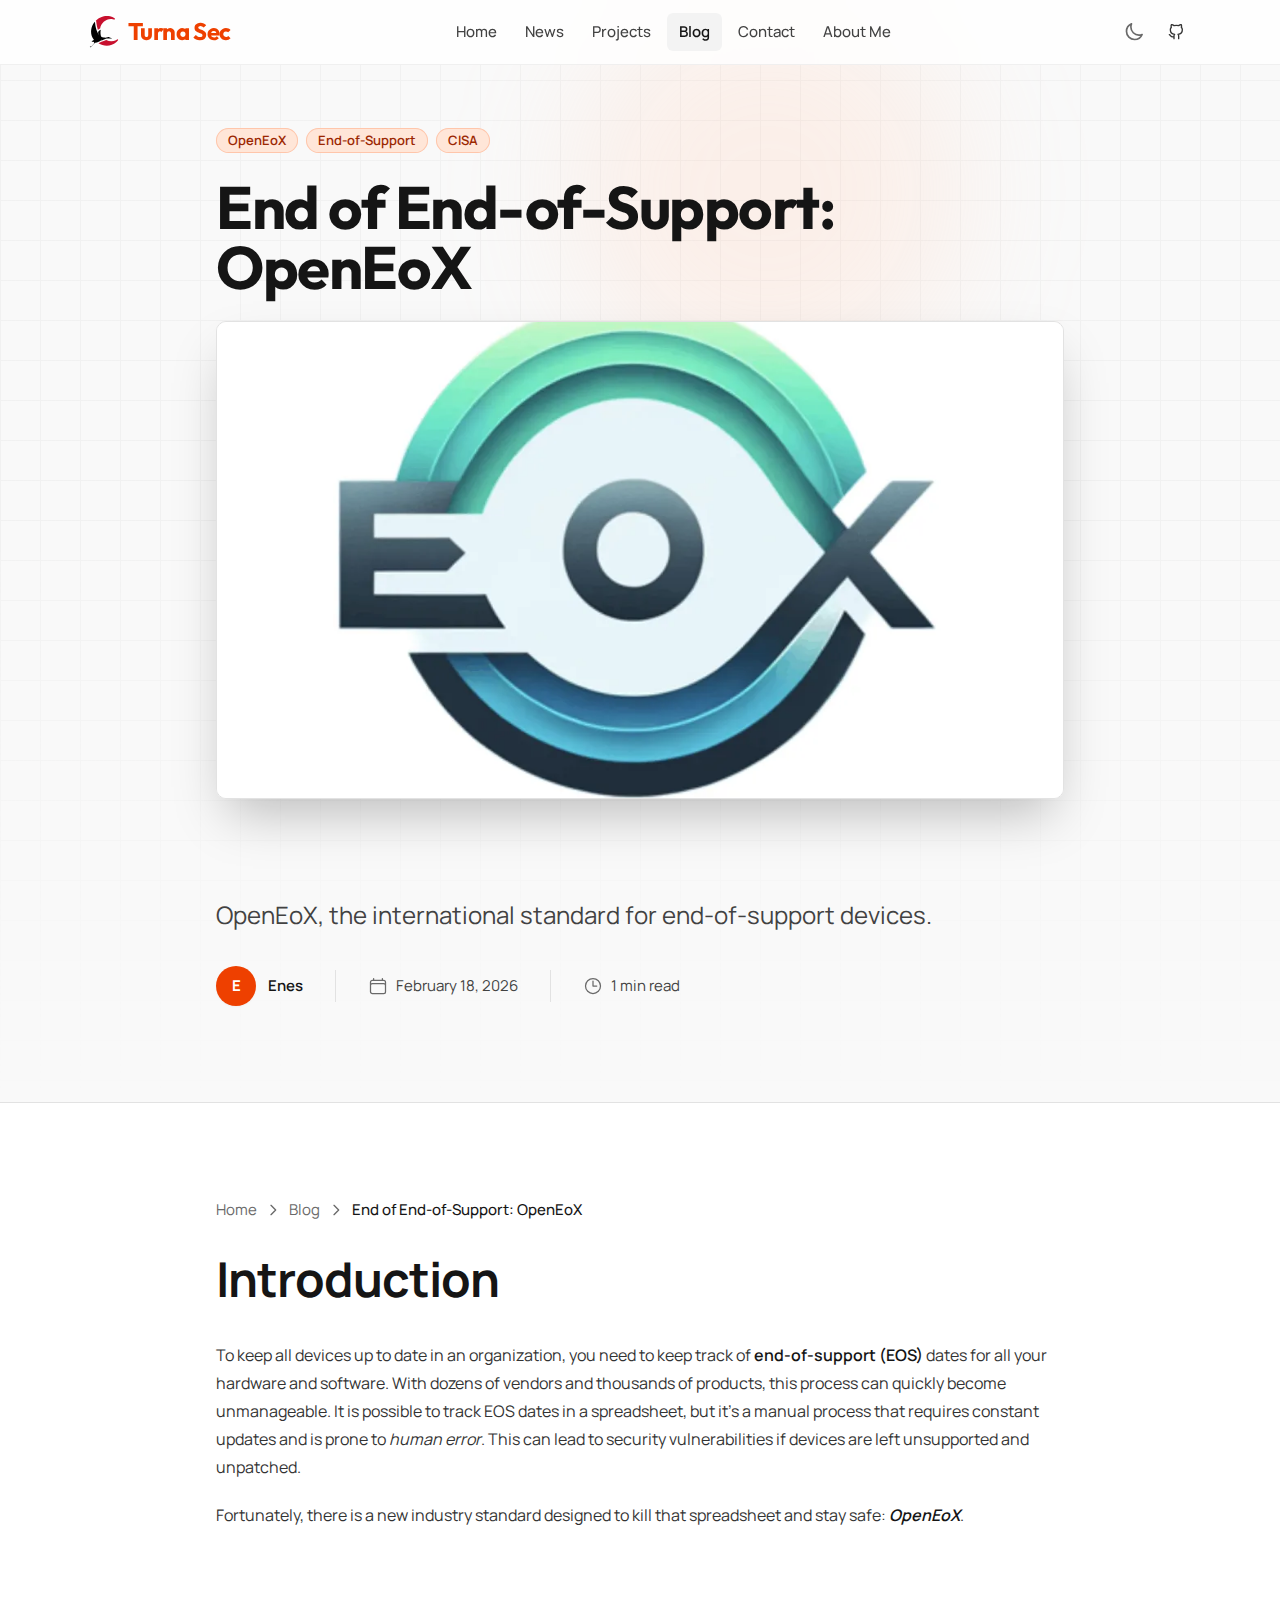
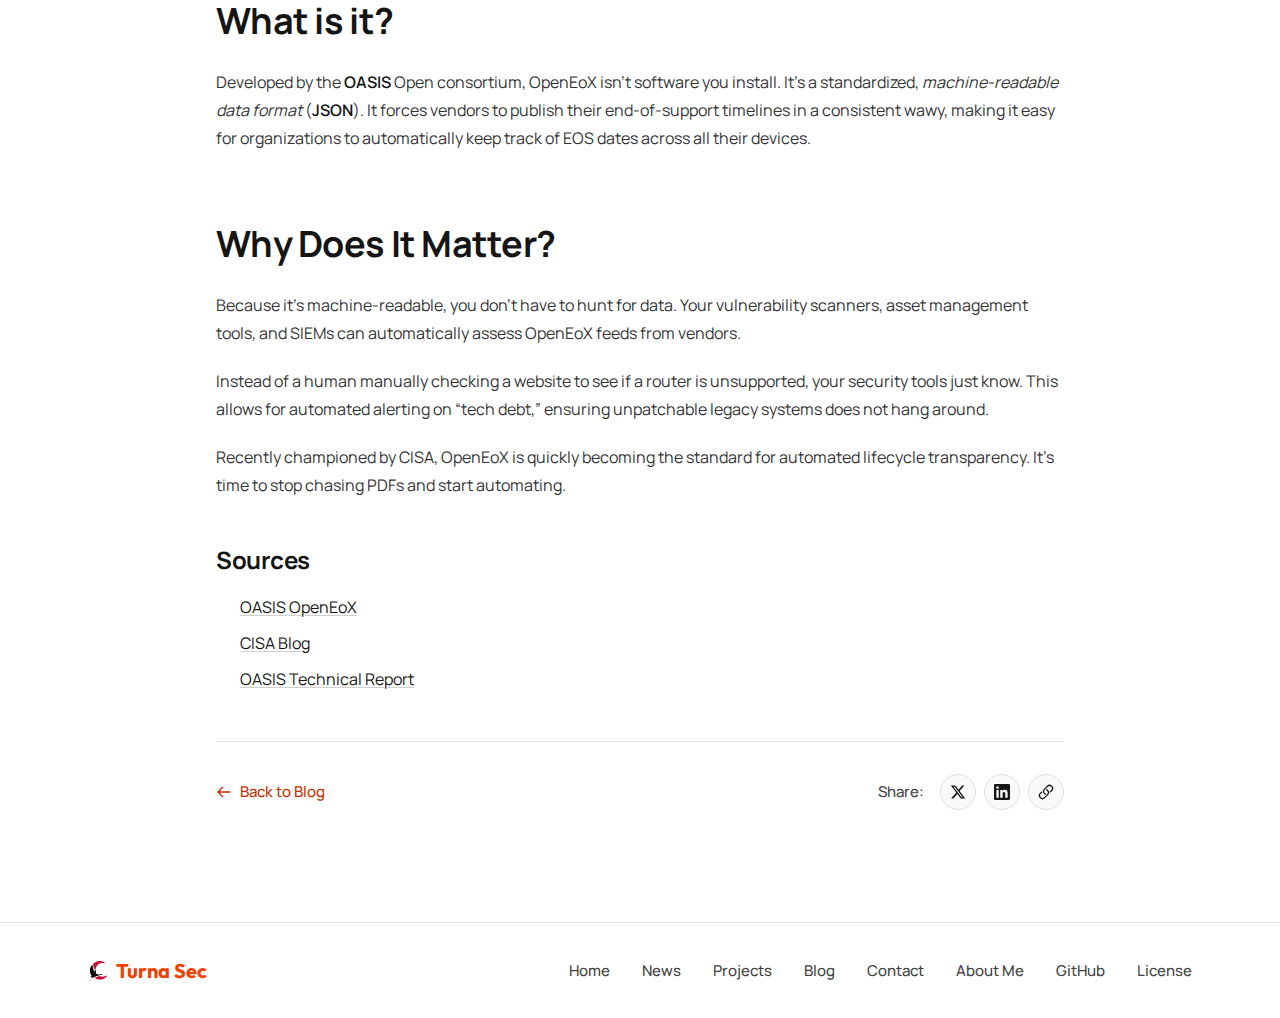
<file: blog/end-of-end-of-support/index.html>
<!DOCTYPE html><html lang="en" class="scroll-smooth"> <head><meta charset="UTF-8"><meta name="viewport" content="width=device-width, initial-scale=1.0"><meta name="generator" content="Astro v6.0.0-beta.11"><!-- Velocity Fonts: Outfit (display), Manrope (body), JetBrains Mono (code) --><!-- Self-hosted via Fontsource — no external requests, CSP-safe --><!-- Favicon --><link rel="icon" type="image/svg+xml" href="/favicon.svg"><link rel="manifest" href="/manifest.webmanifest"><meta name="theme-color" content="#F94C10"><!-- SEO --><!-- Primary Meta Tags --><title>End of End-of-Support: OpenEoX — Turna Sec</title><meta name="description" content="OpenEoX, the international standard for end-of-support devices."><link rel="canonical" href="https://turnasec.com/blog/end-of-end-of-support/"><meta name="robots" content="index, follow"><!-- Open Graph --><meta property="og:title" content="End of End-of-Support: OpenEoX — Turna Sec"><meta property="og:type" content="article"><meta property="og:image" content="https://turnasec.com/_astro/openeox.McLbKZKR.png"><meta property="og:url" content="https://turnasec.com/blog/end-of-end-of-support/"><meta property="og:description" content="OpenEoX, the international standard for end-of-support devices."><meta property="og:site_name" content="Turna Sec"><meta property="og:locale" content="en_US"><meta property="og:image:alt" content="End of End-of-Support: OpenEoX"><meta property="og:image:type" content="image/png"><!-- Article Metadata --><meta property="article:published_time" content="2026-02-18T00:00:00.000Z"><meta property="article:author" content="Enes"><meta property="article:tag" content="OpenEoX"><meta property="article:tag" content="End-of-Support"><meta property="article:tag" content="CISA"><!-- Twitter Card --><meta name="twitter:card" content="summary_large_image"><meta name="twitter:title" content="End of End-of-Support: OpenEoX — Turna Sec"><meta name="twitter:description" content="OpenEoX, the international standard for end-of-support devices."><meta name="twitter:image" content="https://turnasec.com/_astro/openeox.McLbKZKR.png"><!-- Verification --><!-- RSS Feed --><link rel="alternate" type="application/rss+xml" title="Turna Sec RSS Feed" href="/rss.xml"><!-- JSON-LD Structured Data --><script type="application/ld+json">{"@context":"https://schema.org","@type":"WebSite","name":"Turna Sec","url":"https://turnasec.com","description":"A Blog on web security, technology and recent updates.","potentialAction":{"@type":"SearchAction","target":{"@type":"EntryPoint","urlTemplate":"https://turnasec.com/search?q={search_term_string}"},"query-input":{"@type":"PropertyValueSpecification","valueRequired":true,"valueName":"search_term_string"}}}</script><!-- Analytics (loads if PUBLIC_GA_MEASUREMENT_ID or PUBLIC_GTM_ID is set) --><!-- Theme script (runs before render to prevent flash) --><script>
      (function () {
        const theme = localStorage.getItem('theme');
        const systemDark = window.matchMedia('(prefers-color-scheme: dark)').matches;

        if (theme === 'dark' || (!theme && systemDark)) {
          document.documentElement.classList.add('dark');
        } else {
          document.documentElement.classList.remove('dark');
        }
      })();
    </script><meta http-equiv="content-security-policy" content="font-src 'self';connect-src 'self' https://www.google-analytics.com https://www.googletagmanager.com;img-src 'self' data: https://www.googletagmanager.com https://i.pravatar.cc https://www.southwellmedia.com; script-src 'self' https://www.googletagmanager.com https://www.google-analytics.com 'sha256-ztyKCN5DcNS4fbWTf103cFdPKX98X+WfPhOT3wPVHtc=' 'sha256-L8KvJmfYwzsC5u50gV4ndlTNQL495oe5/g+UhPybD6Y=' 'sha256-4wwG+7rpwidfhyJ1Vm28HgVw9+ONDdF+Iq5qooE2Dao=' 'sha256-Ch/dKBXOHOmtEX5CSTt9X8kI3GL5HHyuyy7XvfqDpL0=' 'sha256-BF0290pkb3jxQsE7z00xR8Imp8X34FLC88L0lkMnrGw=' 'sha256-QzWFZi+FLIx23tnm9SBU4aEgx4x8DsuASP07mfqol/c=' 'sha256-0chmwFk0zaA528yFfGV7J9ppIpdfTPPULncDF3WG7Zs=' 'sha256-eIXWvAmxkr251LJZkjniEK5LcPF3NkapbJepohwYRIc=' 'sha256-Q2BPg90ZMplYY+FSdApNErhpWafg2hcRRbndmvxuL/Q=' 'sha256-U7a72oKuFFz8D7GUHLA1NZ0ciymHmDOc9T9aVDg2rWU=' 'sha256-p9VbHs/ClkQc+x63XdUjvCAgeWxA4ZGvpebJtMn9jbs=' 'sha256-47DEQpj8HBSa+/TImW+5JCeuQeRkm5NMpJWZG3hSuFU='; style-src 'self' 'sha256-55ZDIf57BGgqttz2CEpsWr4EwJF8ohMU29A79WDESLM=' 'sha256-vv9IoKo7BSLbWcUHr3tNmfNVmm5L/9Cfn2H6LMk7/ow=' 'sha256-47DEQpj8HBSa+/TImW+5JCeuQeRkm5NMpJWZG3hSuFU=';"><link rel="stylesheet" href="/_astro/Footer.DENeUhH9.css"><script type="module" src="/_astro/page.DRdgb3HH.js"></script></head> <body class="min-h-screen bg-background text-foreground antialiased"> <!-- Skip to content link --> <a href="#main-content" class="sr-only focus:not-sr-only focus:fixed focus:left-4 focus:top-4 focus:z-50 focus:rounded-md focus:bg-primary focus:px-4 focus:py-2 focus:text-primary-foreground">
Skip to content
</a> <header class="z-50 w-full fixed top-0 left-0 right-0 bg-background/80 backdrop-blur-lg border-b border-border/50" slot="header"> <div class="mx-auto max-w-6xl px-6 flex items-center justify-between h-16">  <a href="/" class="flex items-center gap-2"> <span class="inline-block">  <img src="/_astro/logomark.g24Xvlyu.svg" alt="Turna Sec Logo" class="h-8 w-8 block dark:hidden"> <img src="/_astro/logomark-dark.Dx9YYdnD.svg" alt="" class="h-8 w-8 hidden dark:block" aria-hidden="true">  </span> <span class="font-display text-xl font-bold tracking-tight text-brand-500"> Turna Sec </span> </a>  <nav class="hidden items-center gap-1 md:flex" aria-label="Main navigation"> <a href="/" class="nav-link rounded-md px-3 py-2 text-sm transition-all duration-(--transition-fast) nav-link-inactive font-medium text-foreground-muted hover:text-foreground hover:bg-secondary/70"> Home </a><a href="/news" class="nav-link rounded-md px-3 py-2 text-sm transition-all duration-(--transition-fast) nav-link-inactive font-medium text-foreground-muted hover:text-foreground hover:bg-secondary/70"> News </a><a href="/projects" class="nav-link rounded-md px-3 py-2 text-sm transition-all duration-(--transition-fast) nav-link-inactive font-medium text-foreground-muted hover:text-foreground hover:bg-secondary/70"> Projects </a><a href="/blog" class="nav-link rounded-md px-3 py-2 text-sm transition-all duration-(--transition-fast) nav-link-active font-semibold text-foreground bg-secondary" aria-current="page"> Blog </a><a href="/contact" class="nav-link rounded-md px-3 py-2 text-sm transition-all duration-(--transition-fast) nav-link-inactive font-medium text-foreground-muted hover:text-foreground hover:bg-secondary/70"> Contact </a><a href="/about" class="nav-link rounded-md px-3 py-2 text-sm transition-all duration-(--transition-fast) nav-link-inactive font-medium text-foreground-muted hover:text-foreground hover:bg-secondary/70"> About Me </a> </nav>  <div class="flex items-center gap-2"> <script type="module">function t(){const e=document.getElementById("theme-toggle");e&&e.addEventListener("click",()=>{document.documentElement.classList.contains("dark")?(document.documentElement.classList.remove("dark"),localStorage.setItem("theme","light")):(document.documentElement.classList.add("dark"),localStorage.setItem("theme","dark"))})}t();document.addEventListener("astro:after-swap",t);</script><button type="button" id="theme-toggle" class="inline-flex items-center justify-center rounded-md p-2 text-muted-foreground hover:text-foreground hover:bg-accent transition-colors duration-(--transition-fast) focus-visible:outline-none focus-visible:ring-2 focus-visible:ring-ring focus-visible:ring-offset-2" aria-label="Toggle theme"> <!-- Sun icon (shown in dark mode) --> <svg class="h-5 w-5 hidden dark:block" xmlns="http://www.w3.org/2000/svg" fill="none" viewBox="0 0 24 24" stroke="currentColor" stroke-width="2" aria-hidden="true"> <path stroke-linecap="round" stroke-linejoin="round" d="M12 3v2.25m6.364.386l-1.591 1.591M21 12h-2.25m-.386 6.364l-1.591-1.591M12 18.75V21m-4.773-4.227l-1.591 1.591M5.25 12H3m4.227-4.773L5.636 5.636M15.75 12a3.75 3.75 0 11-7.5 0 3.75 3.75 0 017.5 0z"></path> </svg> <!-- Moon icon (shown in light mode) --> <svg class="h-5 w-5 block dark:hidden" xmlns="http://www.w3.org/2000/svg" fill="none" viewBox="0 0 24 24" stroke="currentColor" stroke-width="2" aria-hidden="true"> <path stroke-linecap="round" stroke-linejoin="round" d="M21.752 15.002A9.718 9.718 0 0118 15.75c-5.385 0-9.75-4.365-9.75-9.75 0-1.33.266-2.597.748-3.752A9.753 9.753 0 003 11.25C3 16.635 7.365 21 12.75 21a9.753 9.753 0 009.002-5.998z"></path> </svg> </button> <a class="inline-flex items-center justify-center gap-2 font-medium transition-all duration-150 ease-out focus-visible:outline-none focus-visible:ring-2 focus-visible:ring-ring focus-visible:ring-offset-2 disabled:pointer-events-none disabled:opacity-50 [&#38;_svg]:pointer-events-none [&#38;_svg]:shrink-0 text-foreground-secondary hover:text-foreground hover:bg-secondary active:scale-[0.98] text-xs [&#38;_svg]:h-4 [&#38;_svg]:w-4 rounded-md h-8 w-8 px-0" href="https://github.com/theHapalua" target="_blank" rel="noopener noreferrer" aria-label="View on GitHub"> <svg xmlns="http://www.w3.org/2000/svg" viewBox="0 0 24 24" fill="none" stroke="currentColor" stroke-width="2" stroke-linecap="round" stroke-linejoin="round" class="w-4 h-4 shrink-0" aria-hidden="true"> <path d="M9 19c-5 1.5-5-2.5-7-3m14 6v-3.87a3.37 3.37 0 0 0-.94-2.61c3.14-.35 6.44-1.54 6.44-7A5.44 5.44 0 0 0 20 4.77 5.07 5.07 0 0 0 19.91 1S18.73.65 16 2.48a13.38 13.38 0 0 0-7 0C6.27.65 5.09 1 5.09 1A5.07 5.07 0 0 0 5 4.77a5.44 5.44 0 0 0-1.5 3.78c0 5.42 3.3 6.61 6.44 7A3.37 3.37 0 0 0 9 18.13V22"></path> </svg>  </a>  <button type="button" id="mobile-menu-button" class="inline-flex items-center justify-center rounded-md p-2 md:hidden text-foreground-muted hover:text-foreground hover:bg-secondary transition-colors focus-visible:ring-ring focus-visible:ring-2 focus-visible:outline-none" aria-expanded="false" aria-controls="mobile-menu" aria-label="Toggle menu"> <span class="menu-icon"> <svg xmlns="http://www.w3.org/2000/svg" viewBox="0 0 24 24" fill="none" stroke="currentColor" stroke-width="2" stroke-linecap="round" stroke-linejoin="round" class="w-5 h-5 shrink-0" aria-hidden="true"> <path d="M4 6h16"></path><path d="M4 12h16"></path><path d="M4 18h16"></path> </svg> </span> <span class="close-icon hidden"> <svg xmlns="http://www.w3.org/2000/svg" viewBox="0 0 24 24" fill="none" stroke="currentColor" stroke-width="2" stroke-linecap="round" stroke-linejoin="round" class="w-5 h-5 shrink-0" aria-hidden="true"> <path d="M18 6L6 18"></path><path d="M6 6l12 12"></path> </svg> </span> </button> </div> </div>  <div id="mobile-menu" class="border-border bg-background hidden origin-top scale-y-0 border-t opacity-0 shadow-[0_8px_24px_-12px_rgba(0,0,0,0.12)] md:hidden" role="navigation" aria-label="Mobile navigation"> <div class="mx-auto max-w-6xl space-y-1 px-6 py-4"> <a href="/" class="mobile-nav-link block rounded-md px-3 py-2 text-sm transition-all duration-(--transition-fast) mobile-nav-link-inactive text-foreground-muted hover:bg-secondary/70 hover:text-foreground font-medium"> Home </a><a href="/news" class="mobile-nav-link block rounded-md px-3 py-2 text-sm transition-all duration-(--transition-fast) mobile-nav-link-inactive text-foreground-muted hover:bg-secondary/70 hover:text-foreground font-medium"> News </a><a href="/projects" class="mobile-nav-link block rounded-md px-3 py-2 text-sm transition-all duration-(--transition-fast) mobile-nav-link-inactive text-foreground-muted hover:bg-secondary/70 hover:text-foreground font-medium"> Projects </a><a href="/blog" class="mobile-nav-link block rounded-md px-3 py-2 text-sm transition-all duration-(--transition-fast) mobile-nav-link-active bg-secondary text-foreground font-semibold" aria-current="page"> Blog </a><a href="/contact" class="mobile-nav-link block rounded-md px-3 py-2 text-sm transition-all duration-(--transition-fast) mobile-nav-link-inactive text-foreground-muted hover:bg-secondary/70 hover:text-foreground font-medium"> Contact </a><a href="/about" class="mobile-nav-link block rounded-md px-3 py-2 text-sm transition-all duration-(--transition-fast) mobile-nav-link-inactive text-foreground-muted hover:bg-secondary/70 hover:text-foreground font-medium"> About Me </a>  </div> </div> </header>  <div id="mobile-menu-backdrop" class="pointer-events-none fixed inset-0 z-40 opacity-0 transition-opacity duration-200 md:hidden" aria-hidden="true"></div> <script type="module">function r(){const o=document.getElementById("mobile-menu-button"),u=document.getElementById("mobile-menu"),t=document.getElementById("mobile-menu-backdrop"),c=o?.closest("header"),m=o?.querySelector(".menu-icon"),f=o?.querySelector(".close-icon");if(!o||!u||!m||!f||o.dataset.mobileMenuBound==="true")return;o.dataset.mobileMenuBound="true";const l=o,s=u,y=m,p=f;let i=!1,a=!1;function b(){if(i||a)return;a=!0,i=!0,l.setAttribute("aria-expanded","true"),y.classList.add("hidden"),p.classList.remove("hidden"),c&&c.classList.add("!bg-background");const e=document.querySelector("main"),n=document.querySelector("footer");e&&(e.style.transition="opacity 200ms, filter 200ms",e.style.opacity="0.3",e.style.filter="blur(4px)"),n&&(n.style.transition="opacity 200ms, filter 200ms",n.style.opacity="0.3",n.style.filter="blur(4px)"),s.classList.remove("hidden","animate-menu-up","opacity-0","scale-y-0"),s.classList.add("animate-menu-down"),t&&(t.classList.remove("pointer-events-none","animate-backdrop-out"),t.classList.add("animate-backdrop")),a=!1}function d(){if(!i||a)return;a=!0,l.setAttribute("aria-expanded","false"),y.classList.remove("hidden"),p.classList.add("hidden"),s.classList.remove("animate-menu-down"),s.classList.add("animate-menu-up"),t&&(t.classList.remove("animate-backdrop"),t.classList.add("animate-backdrop-out"));const e=document.querySelector("main"),n=document.querySelector("footer");e&&(e.style.opacity="1",e.style.filter="none"),n&&(n.style.opacity="1",n.style.filter="none"),setTimeout(()=>{s.classList.add("hidden","opacity-0","scale-y-0"),t&&t.classList.add("pointer-events-none"),c&&c.classList.remove("!bg-background"),i=!1,a=!1},200)}function L(){i?d():b()}l.addEventListener("click",L),t&&t.addEventListener("click",d),document.addEventListener("keydown",function(e){e.key==="Escape"&&i&&d()}),s.querySelectorAll("a").forEach(e=>{e.addEventListener("click",d)})}r();document.addEventListener("astro:page-load",r);document.addEventListener("astro:after-swap",r);</script> <main id="main-content" class="flex-1">    <header class="relative overflow-hidden bg-background-secondary border-b border-border pt-[var(--space-page-top)] pb-[var(--space-section)]"> <!-- Decorative grid pattern background --> <div class="absolute inset-0 bg-grid-pattern [mask-image:linear-gradient(to_bottom,white_50%,transparent)] pointer-events-none opacity-30"></div> <!-- Decorative blur blob --> <div class="absolute top-0 right-1/4 w-96 h-96 bg-brand-200/20 dark:bg-brand-800/10 rounded-full blur-3xl pointer-events-none"></div> <div class="relative mx-auto max-w-4xl px-6"> <!-- Tags --> <div class="mb-[var(--space-heading-gap)] flex flex-wrap gap-2"> <span class="inline-flex items-center rounded-full bg-brand-100 dark:bg-brand-900/30 px-3 py-1 text-xs font-semibold text-brand-700 dark:text-brand-300 ring-1 ring-inset ring-brand-200 dark:ring-brand-800"> OpenEoX </span><span class="inline-flex items-center rounded-full bg-brand-100 dark:bg-brand-900/30 px-3 py-1 text-xs font-semibold text-brand-700 dark:text-brand-300 ring-1 ring-inset ring-brand-200 dark:ring-brand-800"> End-of-Support </span><span class="inline-flex items-center rounded-full bg-brand-100 dark:bg-brand-900/30 px-3 py-1 text-xs font-semibold text-brand-700 dark:text-brand-300 ring-1 ring-inset ring-brand-200 dark:ring-brand-800"> CISA </span> </div> <!-- Title --> <h1 class="font-display text-4xl font-bold tracking-tight text-foreground md:text-5xl lg:text-6xl mb-[var(--space-heading-gap)]"> End of End-of-Support: OpenEoX </h1> <div class="mx-auto max-w-5xl mb-[var(--space-section)]"> <div class="overflow-hidden rounded-xl border border-border shadow-2xl"> <img src="/_astro/openeox.McLbKZKR_4Fn3O.webp" alt="End of End-of-Support: OpenEoX" loading="eager" decoding="async" fetchpriority="auto" width="1036" height="860" class="aspect-video w-full object-cover"> </div> </div> <!-- Description --> <p class="text-xl text-foreground-muted leading-relaxed max-w-3xl mb-[var(--space-stack-lg)]"> OpenEoX, the international standard for end-of-support devices. </p> <!-- Meta info --> <div class="flex flex-wrap items-center gap-[var(--space-stack-lg)] text-sm text-foreground-muted"> <!-- Author --> <div class="flex items-center gap-3"> <div class="h-10 w-10 rounded-full bg-brand-500 flex items-center justify-center text-sm font-bold text-white shadow-sm"> E </div> <p class="font-semibold text-foreground">Enes</p> </div> <div class="h-8 w-px bg-border hidden md:block"></div> <!-- Published date --> <div class="flex items-center gap-2"> <svg class="h-5 w-5 text-foreground-subtle" fill="none" viewBox="0 0 24 24" stroke="currentColor" stroke-width="1.5"> <path stroke-linecap="round" stroke-linejoin="round" d="M6.75 3v2.25M17.25 3v2.25M3 18.75V7.5a2.25 2.25 0 012.25-2.25h13.5A2.25 2.25 0 0121 7.5v11.25m-18 0A2.25 2.25 0 005.25 21h13.5A2.25 2.25 0 0021 18.75m-18 0v-7.5A2.25 2.25 0 015.25 9h13.5A2.25 2.25 0 0121 11.25v7.5"></path> </svg> <time datetime="2026-02-18T00:00:00.000Z"> February 18, 2026 </time> </div>  <div class="h-8 w-px bg-border hidden md:block"></div> <!-- Reading time --> <div class="flex items-center gap-2"> <svg class="h-5 w-5 text-foreground-subtle" fill="none" viewBox="0 0 24 24" stroke="currentColor" stroke-width="1.5"> <path stroke-linecap="round" stroke-linejoin="round" d="M12 6v6h4.5m4.5 0a9 9 0 11-18 0 9 9 0 0118 0z"></path> </svg> <span>1 min read</span> </div> </div> </div> </header> <article class="py-12 pt-24"> <div class="mx-auto max-w-4xl px-6"> <!-- Breadcrumbs --> <script type="application/ld+json">{"@context":"https://schema.org","@type":"BreadcrumbList","itemListElement":[{"@type":"ListItem","position":1,"name":"Home","item":"https://turnasec.com/"},{"@type":"ListItem","position":2,"name":"Blog","item":"https://turnasec.com/blog"},{"@type":"ListItem","position":3,"name":"End of End-of-Support: OpenEoX","item":"https://turnasec.com"}]}</script> <nav aria-label="Breadcrumb" class="text-sm mb-8"> <ol class="flex flex-wrap items-center gap-2"> <li class="flex items-center gap-2">  <a href="/" class="text-muted-foreground hover:text-foreground transition-colors"> Home </a> </li><li class="flex items-center gap-2"> <svg class="h-4 w-4 text-muted-foreground" fill="none" viewBox="0 0 24 24" stroke="currentColor" aria-hidden="true"> <path stroke-linecap="round" stroke-linejoin="round" stroke-width="2" d="M9 5l7 7-7 7"></path> </svg> <a href="/blog" class="text-muted-foreground hover:text-foreground transition-colors"> Blog </a> </li><li class="flex items-center gap-2"> <svg class="h-4 w-4 text-muted-foreground" fill="none" viewBox="0 0 24 24" stroke="currentColor" aria-hidden="true"> <path stroke-linecap="round" stroke-linejoin="round" stroke-width="2" d="M9 5l7 7-7 7"></path> </svg> <span class="text-foreground font-medium" aria-current="page"> End of End-of-Support: OpenEoX </span> </li> </ol> </nav> <!-- Article Content --> <div class="prose prose-lg prose-headings:font-display prose-headings:font-bold prose-a:text-brand-600 hover:prose-a:text-brand-500 prose-code:text-brand-600 prose-code:bg-brand-50 prose-code:px-1 prose-code:py-0.5 prose-code:rounded prose-pre:bg-background-secondary prose-pre:border prose-pre:border-border dark:prose-invert dark:prose-a:text-brand-400 dark:hover:prose-a:text-brand-300 dark:prose-code:text-brand-400 dark:prose-code:bg-brand-900/30 max-w-none">  <h1 id="introduction">Introduction</h1>
<p>To keep all devices up to date in an organization, you need to keep track of <strong>end-of-support (EOS)</strong> dates for all your hardware and software. With dozens of
vendors and thousands of products, this process can quickly become unmanageable. It is possible to track EOS dates in a spreadsheet, but it’s a manual process
that requires constant updates and is prone to <em>human error</em>. This can lead to security vulnerabilities if devices are left unsupported and unpatched.</p>
<p>Fortunately, there is a new industry standard designed to kill that spreadsheet and stay safe: <em><strong>OpenEoX</strong></em>.</p>
<h2 id="what-is-it">What is it?</h2>
<p>Developed by the <strong>OASIS</strong> Open consortium, OpenEoX isn’t software you install. It’s a standardized, <em>machine-readable data format</em> (<strong>JSON</strong>). It forces vendors
to publish their end-of-support timelines in a consistent wawy, making it easy for organizations to automatically keep track of EOS dates across all their devices.</p>
<h2 id="why-does-it-matter">Why Does It Matter?</h2>
<p>Because it’s machine-readable, you don’t have to hunt for data. Your vulnerability scanners, asset management tools, and SIEMs can automatically
assess OpenEoX feeds from vendors.</p>
<p>Instead of a human manually checking a website to see if a router is unsupported, your security tools just know.
This allows for automated alerting on “tech debt,” ensuring unpatchable legacy systems does not hang around.</p>
<p>Recently championed by CISA, OpenEoX is quickly becoming the standard for automated lifecycle transparency. It’s time to stop chasing PDFs and
start automating.</p>
<h4 id="sources">Sources</h4>
<ul>
<li><a href="https://www.oasis-open.org/standards/openeox/">OASIS OpenEoX</a></li>
<li><a href="https://www.cisa.gov/news-events/news/end-just-beginning-better-security-enhanced-vulnerability-management-openeox">CISA Blog</a></li>
<li><a href="https://docs.oasis-open.org/openeox/standardization-framework/openeox-standardization-framework-technical-report.pdf">OASIS Technical Report</a></li>
</ul>  </div> <!-- Article Footer --> <footer class="border-border mt-12 border-t pt-8"> <div class="flex flex-col gap-6 sm:flex-row sm:items-center sm:justify-between"> <!-- Back link --> <a href="/blog" class="text-brand-600 hover:text-brand-500 dark:text-brand-400 dark:hover:text-brand-300 inline-flex items-center gap-2 text-sm font-medium transition-colors"> <svg class="h-4 w-4" xmlns="http://www.w3.org/2000/svg" fill="none" viewBox="0 0 24 24" stroke="currentColor" stroke-width="2"> <path stroke-linecap="round" stroke-linejoin="round" d="M10 19l-7-7m0 0l7-7m-7 7h18"></path> </svg>
Back to Blog
</a> <!-- Share buttons --> <div class="flex items-center gap-4"> <span class="text-sm font-medium text-foreground-muted">Share:</span> <div class="flex items-center gap-2"> <!-- Twitter/X --> <a href="https://twitter.com/intent/tweet?text=End%20of%20End-of-Support%3A%20OpenEoX&url=https%3A%2F%2Fturnasec.com%2Fblog%2Fend-of-end-of-support%2F" target="_blank" rel="noopener noreferrer" class="group inline-flex h-9 w-9 items-center justify-center rounded-full bg-background-secondary border border-border transition-all hover:bg-[#1DA1F2] hover:border-[#1DA1F2] hover:text-white" aria-label="Share on Twitter"> <svg class="h-4 w-4" fill="currentColor" viewBox="0 0 24 24"> <path d="M18.244 2.25h3.308l-7.227 8.26 8.502 11.24H16.17l-5.214-6.817L4.99 21.75H1.68l7.73-8.835L1.254 2.25H8.08l4.713 6.231zm-1.161 17.52h1.833L7.084 4.126H5.117z"></path> </svg> </a> <!-- LinkedIn --> <a href="https://www.linkedin.com/sharing/share-offsite/?url=https%3A%2F%2Fturnasec.com%2Fblog%2Fend-of-end-of-support%2F" target="_blank" rel="noopener noreferrer" class="group inline-flex h-9 w-9 items-center justify-center rounded-full bg-background-secondary border border-border transition-all hover:bg-[#0077B5] hover:border-[#0077B5] hover:text-white" aria-label="Share on LinkedIn"> <svg class="h-4 w-4" fill="currentColor" viewBox="0 0 24 24"> <path d="M20.447 20.452h-3.554v-5.569c0-1.328-.027-3.037-1.852-3.037-1.853 0-2.136 1.445-2.136 2.939v5.667H9.351V9h3.414v1.561h.046c.477-.9 1.637-1.85 3.37-1.85 3.601 0 4.267 2.37 4.267 5.455v6.286zM5.337 7.433c-1.144 0-2.063-.926-2.063-2.065 0-1.138.92-2.063 2.063-2.063 1.14 0 2.064.925 2.064 2.063 0 1.139-.925 2.065-2.064 2.065zm1.782 13.019H3.555V9h3.564v11.452zM22.225 0H1.771C.792 0 0 .774 0 1.729v20.542C0 23.227.792 24 1.771 24h20.451C23.2 24 24 23.227 24 22.271V1.729C24 .774 23.2 0 22.222 0h.003z"></path> </svg> </a> <!-- Copy Link --> <button type="button" class="group inline-flex h-9 w-9 items-center justify-center rounded-full bg-background-secondary border border-border transition-all hover:bg-brand-500 hover:border-brand-500 hover:text-white copy-link-btn" aria-label="Copy link" data-url="https://turnasec.com/blog/end-of-end-of-support/" data-copied-text="Copied!"> <svg class="h-4 w-4 copy-icon" fill="none" viewBox="0 0 24 24" stroke="currentColor" stroke-width="2"> <path stroke-linecap="round" stroke-linejoin="round" d="M13.19 8.688a4.5 4.5 0 011.242 7.244l-4.5 4.5a4.5 4.5 0 01-6.364-6.364l1.757-1.757m13.35-.622l1.757-1.757a4.5 4.5 0 00-6.364-6.364l-4.5 4.5a4.5 4.5 0 001.242 7.244"></path> </svg> <svg class="h-4 w-4 check-icon hidden" fill="none" viewBox="0 0 24 24" stroke="currentColor" stroke-width="2"> <path stroke-linecap="round" stroke-linejoin="round" d="M4.5 12.75l6 6 9-13.5"></path> </svg> </button> </div> </div> <script type="module">function n(){document.querySelectorAll(".copy-link-btn").forEach(e=>{e.addEventListener("click",async()=>{const i=e.getAttribute("data-url");if(i)try{await navigator.clipboard.writeText(i);const c=e.querySelector(".copy-icon"),t=e.querySelector(".check-icon");c&&t&&(c.classList.add("hidden"),t.classList.remove("hidden"),setTimeout(()=>{c.classList.remove("hidden"),t.classList.add("hidden")},2e3))}catch{}})})}n();document.addEventListener("astro:page-load",n);</script> </div> </footer> </div> </article>  <div class="mx-auto max-w-6xl px-6 pb-16">  </div>  </main> <footer class="py-[var(--space-stack-lg)] bg-surface-secondary border-t border-border" slot="footer"> <div class="mx-auto max-w-6xl px-6"> <div class="flex flex-col md:flex-row justify-between items-center gap-[var(--space-stack-lg)]">  <div class="flex flex-col items-center md:items-start gap-2"> <a href="/" class="flex items-center gap-2"> <span class="inline-block">  <img src="/_astro/logomark.g24Xvlyu.svg" alt="Turna Sec Logo" class="h-5 w-5 block dark:hidden"> <img src="/_astro/logomark-dark.Dx9YYdnD.svg" alt="" class="h-5 w-5 hidden dark:block" aria-hidden="true">  </span> <span class="font-display text-lg font-bold text-brand-500"> Turna Sec </span> </a>  </div>  <nav class="flex flex-wrap justify-center gap-[var(--space-inline-lg)] md:gap-[var(--space-stack-lg)] text-sm font-medium text-foreground-muted"> <a href="/" class="transition-colors hover:text-foreground"> Home </a><a href="/news" class="transition-colors hover:text-foreground"> News </a><a href="/projects" class="transition-colors hover:text-foreground"> Projects </a><a href="/blog" class="transition-colors hover:text-foreground"> Blog </a><a href="/contact" class="transition-colors hover:text-foreground"> Contact </a><a href="/about" class="transition-colors hover:text-foreground"> About Me </a><a href="https://github.com/theHapalua" class="transition-colors hover:text-foreground" target="_blank" rel="noopener noreferrer"> GitHub </a><a href="https://github.com/southwellmedia/velocity/blob/main/LICENSE" class="transition-colors hover:text-foreground" target="_blank" rel="noopener noreferrer"> License </a> </nav>   </div>    </div>   </footer> </body></html>
</file>
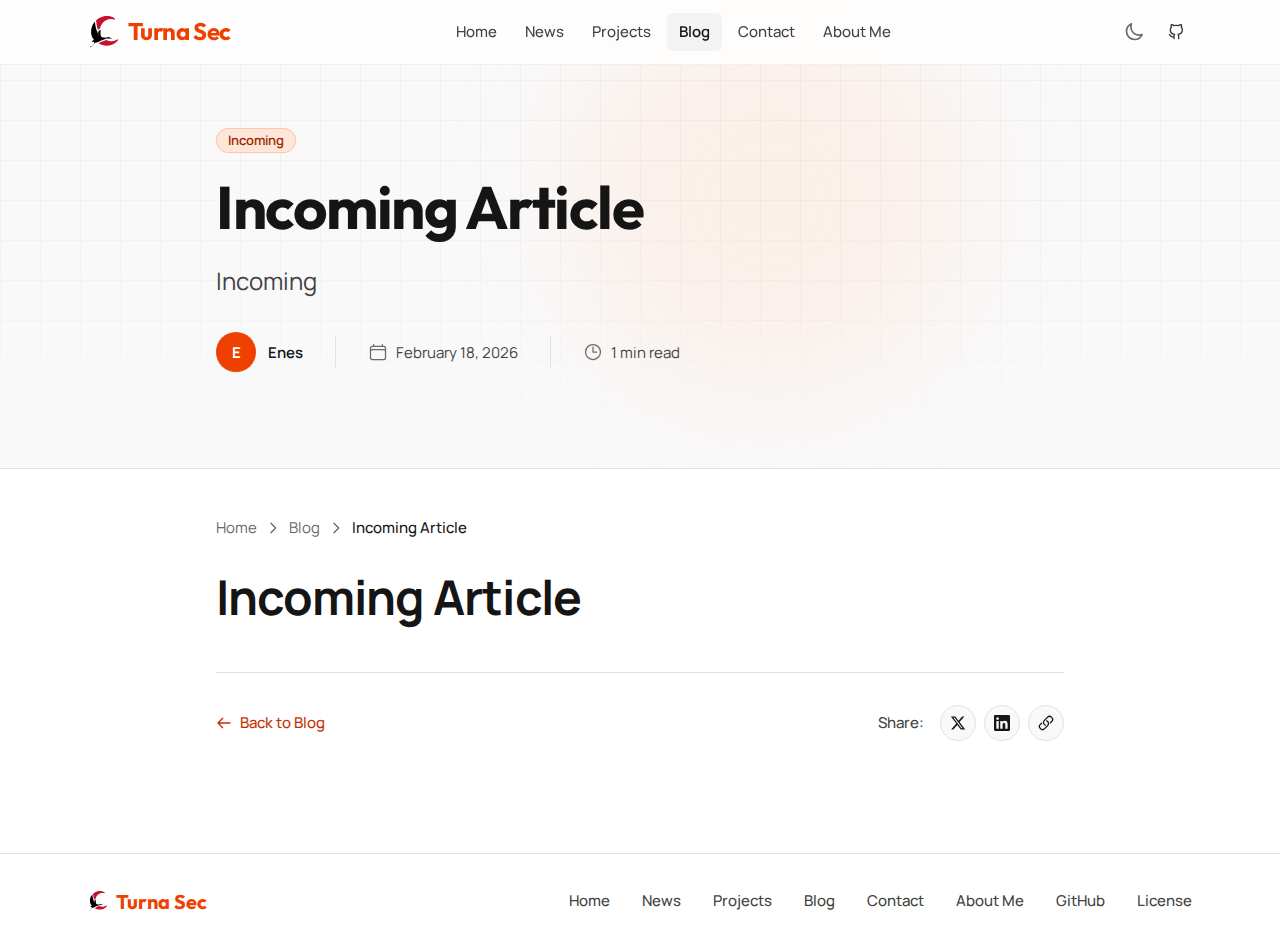
<file: blog/incoming-article/index.html>
<!DOCTYPE html><html lang="en" class="scroll-smooth"> <head><meta charset="UTF-8"><meta name="viewport" content="width=device-width, initial-scale=1.0"><meta name="generator" content="Astro v6.0.0-beta.11"><!-- Velocity Fonts: Outfit (display), Manrope (body), JetBrains Mono (code) --><!-- Self-hosted via Fontsource — no external requests, CSP-safe --><!-- Favicon --><link rel="icon" type="image/svg+xml" href="/favicon.svg"><link rel="manifest" href="/manifest.webmanifest"><meta name="theme-color" content="#F94C10"><!-- SEO --><!-- Primary Meta Tags --><title>Incoming Article — Turna Sec</title><meta name="description" content="Incoming"><link rel="canonical" href="https://turnasec.com/blog/incoming-article/"><meta name="robots" content="index, follow"><!-- Open Graph --><meta property="og:title" content="Incoming Article — Turna Sec"><meta property="og:type" content="article"><meta property="og:image" content="https://turnasec.com/og/blog/incoming-article/.png"><meta property="og:url" content="https://turnasec.com/blog/incoming-article/"><meta property="og:description" content="Incoming"><meta property="og:site_name" content="Turna Sec"><meta property="og:locale" content="en_US"><meta property="og:image:alt" content="Incoming Article"><meta property="og:image:type" content="image/png"><!-- Article Metadata --><meta property="article:published_time" content="2026-02-18T00:00:00.000Z"><meta property="article:author" content="Enes"><meta property="article:tag" content="Incoming"><!-- Twitter Card --><meta name="twitter:card" content="summary_large_image"><meta name="twitter:title" content="Incoming Article — Turna Sec"><meta name="twitter:description" content="Incoming"><meta name="twitter:image" content="https://turnasec.com/og/blog/incoming-article/.png"><!-- Verification --><!-- RSS Feed --><link rel="alternate" type="application/rss+xml" title="Turna Sec RSS Feed" href="/rss.xml"><!-- JSON-LD Structured Data --><script type="application/ld+json">{"@context":"https://schema.org","@type":"WebSite","name":"Turna Sec","url":"https://turnasec.com","description":"A Blog on web security, technology and recent updates.","potentialAction":{"@type":"SearchAction","target":{"@type":"EntryPoint","urlTemplate":"https://turnasec.com/search?q={search_term_string}"},"query-input":{"@type":"PropertyValueSpecification","valueRequired":true,"valueName":"search_term_string"}}}</script><!-- Analytics (loads if PUBLIC_GA_MEASUREMENT_ID or PUBLIC_GTM_ID is set) --><!-- Theme script (runs before render to prevent flash) --><script>
      (function () {
        const theme = localStorage.getItem('theme');
        const systemDark = window.matchMedia('(prefers-color-scheme: dark)').matches;

        if (theme === 'dark' || (!theme && systemDark)) {
          document.documentElement.classList.add('dark');
        } else {
          document.documentElement.classList.remove('dark');
        }
      })();
    </script><meta http-equiv="content-security-policy" content="font-src 'self';connect-src 'self' https://www.google-analytics.com https://www.googletagmanager.com;img-src 'self' data: https://www.googletagmanager.com https://i.pravatar.cc https://www.southwellmedia.com; script-src 'self' https://www.googletagmanager.com https://www.google-analytics.com 'sha256-ztyKCN5DcNS4fbWTf103cFdPKX98X+WfPhOT3wPVHtc=' 'sha256-4wwG+7rpwidfhyJ1Vm28HgVw9+ONDdF+Iq5qooE2Dao=' 'sha256-Ch/dKBXOHOmtEX5CSTt9X8kI3GL5HHyuyy7XvfqDpL0=' 'sha256-BF0290pkb3jxQsE7z00xR8Imp8X34FLC88L0lkMnrGw=' 'sha256-QzWFZi+FLIx23tnm9SBU4aEgx4x8DsuASP07mfqol/c=' 'sha256-0chmwFk0zaA528yFfGV7J9ppIpdfTPPULncDF3WG7Zs=' 'sha256-eIXWvAmxkr251LJZkjniEK5LcPF3NkapbJepohwYRIc=' 'sha256-Q2BPg90ZMplYY+FSdApNErhpWafg2hcRRbndmvxuL/Q=' 'sha256-U7a72oKuFFz8D7GUHLA1NZ0ciymHmDOc9T9aVDg2rWU=' 'sha256-p9VbHs/ClkQc+x63XdUjvCAgeWxA4ZGvpebJtMn9jbs=' 'sha256-47DEQpj8HBSa+/TImW+5JCeuQeRkm5NMpJWZG3hSuFU='; style-src 'self' 'sha256-55ZDIf57BGgqttz2CEpsWr4EwJF8ohMU29A79WDESLM=' 'sha256-vv9IoKo7BSLbWcUHr3tNmfNVmm5L/9Cfn2H6LMk7/ow=' 'sha256-47DEQpj8HBSa+/TImW+5JCeuQeRkm5NMpJWZG3hSuFU=';"><link rel="stylesheet" href="/_astro/Footer.QA0Ynvqd.css"><script type="module" src="/_astro/page.DRdgb3HH.js"></script></head> <body class="min-h-screen bg-background text-foreground antialiased"> <!-- Skip to content link --> <a href="#main-content" class="sr-only focus:not-sr-only focus:fixed focus:left-4 focus:top-4 focus:z-50 focus:rounded-md focus:bg-primary focus:px-4 focus:py-2 focus:text-primary-foreground">
Skip to content
</a> <header class="z-50 w-full fixed top-0 left-0 right-0 bg-background/80 backdrop-blur-lg border-b border-border/50" slot="header"> <div class="mx-auto max-w-6xl px-6 flex items-center justify-between h-16">  <a href="/" class="flex items-center gap-2"> <span class="inline-block">  <img src="/_astro/logomark.g24Xvlyu.svg" alt="Turna Sec Logo" class="h-8 w-8 block dark:hidden"> <img src="/_astro/logomark-dark.Dx9YYdnD.svg" alt="" class="h-8 w-8 hidden dark:block" aria-hidden="true">  </span> <span class="font-display text-xl font-bold tracking-tight text-brand-500"> Turna Sec </span> </a>  <nav class="hidden items-center gap-1 md:flex" aria-label="Main navigation"> <a href="/" class="nav-link rounded-md px-3 py-2 text-sm transition-all duration-(--transition-fast) nav-link-inactive font-medium text-foreground-muted hover:text-foreground hover:bg-secondary/70"> Home </a><a href="/news" class="nav-link rounded-md px-3 py-2 text-sm transition-all duration-(--transition-fast) nav-link-inactive font-medium text-foreground-muted hover:text-foreground hover:bg-secondary/70"> News </a><a href="/projects" class="nav-link rounded-md px-3 py-2 text-sm transition-all duration-(--transition-fast) nav-link-inactive font-medium text-foreground-muted hover:text-foreground hover:bg-secondary/70"> Projects </a><a href="/blog" class="nav-link rounded-md px-3 py-2 text-sm transition-all duration-(--transition-fast) nav-link-active font-semibold text-foreground bg-secondary" aria-current="page"> Blog </a><a href="/contact" class="nav-link rounded-md px-3 py-2 text-sm transition-all duration-(--transition-fast) nav-link-inactive font-medium text-foreground-muted hover:text-foreground hover:bg-secondary/70"> Contact </a><a href="/about" class="nav-link rounded-md px-3 py-2 text-sm transition-all duration-(--transition-fast) nav-link-inactive font-medium text-foreground-muted hover:text-foreground hover:bg-secondary/70"> About Me </a> </nav>  <div class="flex items-center gap-2"> <script type="module">function t(){const e=document.getElementById("theme-toggle");e&&e.addEventListener("click",()=>{document.documentElement.classList.contains("dark")?(document.documentElement.classList.remove("dark"),localStorage.setItem("theme","light")):(document.documentElement.classList.add("dark"),localStorage.setItem("theme","dark"))})}t();document.addEventListener("astro:after-swap",t);</script><button type="button" id="theme-toggle" class="inline-flex items-center justify-center rounded-md p-2 text-muted-foreground hover:text-foreground hover:bg-accent transition-colors duration-(--transition-fast) focus-visible:outline-none focus-visible:ring-2 focus-visible:ring-ring focus-visible:ring-offset-2" aria-label="Toggle theme"> <!-- Sun icon (shown in dark mode) --> <svg class="h-5 w-5 hidden dark:block" xmlns="http://www.w3.org/2000/svg" fill="none" viewBox="0 0 24 24" stroke="currentColor" stroke-width="2" aria-hidden="true"> <path stroke-linecap="round" stroke-linejoin="round" d="M12 3v2.25m6.364.386l-1.591 1.591M21 12h-2.25m-.386 6.364l-1.591-1.591M12 18.75V21m-4.773-4.227l-1.591 1.591M5.25 12H3m4.227-4.773L5.636 5.636M15.75 12a3.75 3.75 0 11-7.5 0 3.75 3.75 0 017.5 0z"></path> </svg> <!-- Moon icon (shown in light mode) --> <svg class="h-5 w-5 block dark:hidden" xmlns="http://www.w3.org/2000/svg" fill="none" viewBox="0 0 24 24" stroke="currentColor" stroke-width="2" aria-hidden="true"> <path stroke-linecap="round" stroke-linejoin="round" d="M21.752 15.002A9.718 9.718 0 0118 15.75c-5.385 0-9.75-4.365-9.75-9.75 0-1.33.266-2.597.748-3.752A9.753 9.753 0 003 11.25C3 16.635 7.365 21 12.75 21a9.753 9.753 0 009.002-5.998z"></path> </svg> </button> <a class="inline-flex items-center justify-center gap-2 font-medium transition-all duration-150 ease-out focus-visible:outline-none focus-visible:ring-2 focus-visible:ring-ring focus-visible:ring-offset-2 disabled:pointer-events-none disabled:opacity-50 [&#38;_svg]:pointer-events-none [&#38;_svg]:shrink-0 text-foreground-secondary hover:text-foreground hover:bg-secondary active:scale-[0.98] text-xs [&#38;_svg]:h-4 [&#38;_svg]:w-4 rounded-md h-8 w-8 px-0" href="https://github.com/theHapalua" target="_blank" rel="noopener noreferrer" aria-label="View on GitHub"> <svg xmlns="http://www.w3.org/2000/svg" viewBox="0 0 24 24" fill="none" stroke="currentColor" stroke-width="2" stroke-linecap="round" stroke-linejoin="round" class="w-4 h-4 shrink-0" aria-hidden="true"> <path d="M9 19c-5 1.5-5-2.5-7-3m14 6v-3.87a3.37 3.37 0 0 0-.94-2.61c3.14-.35 6.44-1.54 6.44-7A5.44 5.44 0 0 0 20 4.77 5.07 5.07 0 0 0 19.91 1S18.73.65 16 2.48a13.38 13.38 0 0 0-7 0C6.27.65 5.09 1 5.09 1A5.07 5.07 0 0 0 5 4.77a5.44 5.44 0 0 0-1.5 3.78c0 5.42 3.3 6.61 6.44 7A3.37 3.37 0 0 0 9 18.13V22"></path> </svg>  </a>  <button type="button" id="mobile-menu-9w4gqka-button" class="inline-flex items-center justify-center rounded-md p-2 md:hidden text-foreground-muted hover:text-foreground hover:bg-secondary transition-colors focus-visible:ring-ring focus-visible:ring-2 focus-visible:outline-none" aria-expanded="false" aria-controls="mobile-menu-9w4gqka" aria-label="Toggle menu"> <span class="menu-icon"> <svg xmlns="http://www.w3.org/2000/svg" viewBox="0 0 24 24" fill="none" stroke="currentColor" stroke-width="2" stroke-linecap="round" stroke-linejoin="round" class="w-5 h-5 shrink-0" aria-hidden="true"> <path d="M4 6h16"></path><path d="M4 12h16"></path><path d="M4 18h16"></path> </svg> </span> <span class="close-icon hidden"> <svg xmlns="http://www.w3.org/2000/svg" viewBox="0 0 24 24" fill="none" stroke="currentColor" stroke-width="2" stroke-linecap="round" stroke-linejoin="round" class="w-5 h-5 shrink-0" aria-hidden="true"> <path d="M18 6L6 18"></path><path d="M6 6l12 12"></path> </svg> </span> </button> </div> </div>  <div id="mobile-menu-9w4gqka" class="border-border bg-background hidden origin-top scale-y-0 border-t opacity-0 shadow-[0_8px_24px_-12px_rgba(0,0,0,0.12)] md:hidden" role="navigation" aria-label="Mobile navigation"> <div class="mx-auto max-w-6xl space-y-1 px-6 py-4"> <a href="/" class="mobile-nav-link block rounded-md px-3 py-2 text-sm transition-all duration-(--transition-fast) mobile-nav-link-inactive text-foreground-muted hover:bg-secondary/70 hover:text-foreground font-medium"> Home </a><a href="/news" class="mobile-nav-link block rounded-md px-3 py-2 text-sm transition-all duration-(--transition-fast) mobile-nav-link-inactive text-foreground-muted hover:bg-secondary/70 hover:text-foreground font-medium"> News </a><a href="/projects" class="mobile-nav-link block rounded-md px-3 py-2 text-sm transition-all duration-(--transition-fast) mobile-nav-link-inactive text-foreground-muted hover:bg-secondary/70 hover:text-foreground font-medium"> Projects </a><a href="/blog" class="mobile-nav-link block rounded-md px-3 py-2 text-sm transition-all duration-(--transition-fast) mobile-nav-link-active bg-secondary text-foreground font-semibold" aria-current="page"> Blog </a><a href="/contact" class="mobile-nav-link block rounded-md px-3 py-2 text-sm transition-all duration-(--transition-fast) mobile-nav-link-inactive text-foreground-muted hover:bg-secondary/70 hover:text-foreground font-medium"> Contact </a><a href="/about" class="mobile-nav-link block rounded-md px-3 py-2 text-sm transition-all duration-(--transition-fast) mobile-nav-link-inactive text-foreground-muted hover:bg-secondary/70 hover:text-foreground font-medium"> About Me </a>  </div> </div> </header>  <div id="mobile-menu-9w4gqka-backdrop" class="pointer-events-none fixed inset-0 z-40 opacity-0 transition-opacity duration-200 md:hidden" aria-hidden="true"></div> <script>(function(){const menuId = "mobile-menu-9w4gqka";
const buttonId = "mobile-menu-9w4gqka-button";

  function initMobileMenu() {
    const button = document.getElementById(buttonId);
    const menu = document.getElementById(menuId);
    const backdrop = document.getElementById(`${menuId}-backdrop`);
    const header = button?.closest('header');
    const menuIcon = button?.querySelector('.menu-icon');
    const closeIcon = button?.querySelector('.close-icon');

    if (!button || !menu || !menuIcon || !closeIcon) return;

    let isOpen = false;
    let isAnimating = false;

    function open() {
      if (isOpen || isAnimating) return;
      isAnimating = true;
      isOpen = true;

      button.setAttribute('aria-expanded', 'true');
      menuIcon.classList.add('hidden');
      closeIcon.classList.remove('hidden');

      // Add solid background to header
      if (header) {
        header.classList.add('!bg-background');
      }

      // Fade out and blur the page content
      const mainContent = document.querySelector('main');
      const footer = document.querySelector('footer');
      if (mainContent) {
        mainContent.style.transition = 'opacity 200ms, filter 200ms';
        mainContent.style.opacity = '0.3';
        mainContent.style.filter = 'blur(4px)';
      }
      if (footer) {
        footer.style.transition = 'opacity 200ms, filter 200ms';
        footer.style.opacity = '0.3';
        footer.style.filter = 'blur(4px)';
      }

      // Show menu and backdrop with animations
      menu.classList.remove('hidden', 'animate-menu-up', 'opacity-0', 'scale-y-0');
      menu.classList.add('animate-menu-down');
      if (backdrop) {
        backdrop.classList.remove('pointer-events-none', 'animate-backdrop-out');
        backdrop.classList.add('animate-backdrop');
      }

      isAnimating = false;
    }

    function close() {
      if (!isOpen || isAnimating) return;
      isAnimating = true;

      button.setAttribute('aria-expanded', 'false');
      menuIcon.classList.remove('hidden');
      closeIcon.classList.add('hidden');

      // Start closing animation
      menu.classList.remove('animate-menu-down');
      menu.classList.add('animate-menu-up');
      if (backdrop) {
        backdrop.classList.remove('animate-backdrop');
        backdrop.classList.add('animate-backdrop-out');
      }

      // Restore page content
      const mainContent = document.querySelector('main');
      const footer = document.querySelector('footer');
      if (mainContent) {
        mainContent.style.opacity = '1';
        mainContent.style.filter = 'none';
      }
      if (footer) {
        footer.style.opacity = '1';
        footer.style.filter = 'none';
      }

      // Wait for animation to complete before hiding
      setTimeout(() => {
        menu.classList.add('hidden', 'opacity-0', 'scale-y-0');
        if (backdrop) {
          backdrop.classList.add('pointer-events-none');
        }
        // Remove solid background from header
        if (header) {
          header.classList.remove('!bg-background');
        }
        isOpen = false;
        isAnimating = false;
      }, 200); // Match transition duration
    }

    function toggle() {
      if (isOpen) {
        close();
      } else {
        open();
      }
    }

    button.addEventListener('click', toggle);

    // Close on backdrop click
    if (backdrop) {
      backdrop.addEventListener('click', close);
    }

    // Close on Escape key
    document.addEventListener('keydown', function (e) {
      if (e.key === 'Escape' && isOpen) {
        close();
      }
    });

    // Close when clicking on mobile menu links
    menu.querySelectorAll('a').forEach((link) => {
      link.addEventListener('click', close);
    });
  }

  initMobileMenu();
  document.addEventListener('astro:page-load', initMobileMenu);
  document.addEventListener('astro:after-swap', initMobileMenu);
})();</script> <main id="main-content" class="flex-1">    <header class="relative overflow-hidden bg-background-secondary border-b border-border pt-[var(--space-page-top)] pb-[var(--space-section)]"> <!-- Decorative grid pattern background --> <div class="absolute inset-0 bg-grid-pattern [mask-image:linear-gradient(to_bottom,white_50%,transparent)] pointer-events-none opacity-30"></div> <!-- Decorative blur blob --> <div class="absolute top-0 right-1/4 w-96 h-96 bg-brand-200/20 dark:bg-brand-800/10 rounded-full blur-3xl pointer-events-none"></div> <div class="relative mx-auto max-w-4xl px-6"> <!-- Tags --> <div class="mb-[var(--space-heading-gap)] flex flex-wrap gap-2"> <span class="inline-flex items-center rounded-full bg-brand-100 dark:bg-brand-900/30 px-3 py-1 text-xs font-semibold text-brand-700 dark:text-brand-300 ring-1 ring-inset ring-brand-200 dark:ring-brand-800"> Incoming </span> </div> <!-- Title --> <h1 class="font-display text-4xl font-bold tracking-tight text-foreground md:text-5xl lg:text-6xl mb-[var(--space-heading-gap)]"> Incoming Article </h1>  <!-- Description --> <p class="text-xl text-foreground-muted leading-relaxed max-w-3xl mb-[var(--space-stack-lg)]"> Incoming </p> <!-- Meta info --> <div class="flex flex-wrap items-center gap-[var(--space-stack-lg)] text-sm text-foreground-muted"> <!-- Author --> <div class="flex items-center gap-3"> <div class="h-10 w-10 rounded-full bg-brand-500 flex items-center justify-center text-sm font-bold text-white shadow-sm"> E </div> <p class="font-semibold text-foreground">Enes</p> </div> <div class="h-8 w-px bg-border hidden md:block"></div> <!-- Published date --> <div class="flex items-center gap-2"> <svg class="h-5 w-5 text-foreground-subtle" fill="none" viewBox="0 0 24 24" stroke="currentColor" stroke-width="1.5"> <path stroke-linecap="round" stroke-linejoin="round" d="M6.75 3v2.25M17.25 3v2.25M3 18.75V7.5a2.25 2.25 0 012.25-2.25h13.5A2.25 2.25 0 0121 7.5v11.25m-18 0A2.25 2.25 0 005.25 21h13.5A2.25 2.25 0 0021 18.75m-18 0v-7.5A2.25 2.25 0 015.25 9h13.5A2.25 2.25 0 0121 11.25v7.5"></path> </svg> <time datetime="2026-02-18T00:00:00.000Z"> February 18, 2026 </time> </div>  <div class="h-8 w-px bg-border hidden md:block"></div> <!-- Reading time --> <div class="flex items-center gap-2"> <svg class="h-5 w-5 text-foreground-subtle" fill="none" viewBox="0 0 24 24" stroke="currentColor" stroke-width="1.5"> <path stroke-linecap="round" stroke-linejoin="round" d="M12 6v6h4.5m4.5 0a9 9 0 11-18 0 9 9 0 0118 0z"></path> </svg> <span>1 min read</span> </div> </div> </div> </header> <article class="py-12 "> <div class="mx-auto max-w-4xl px-6"> <!-- Breadcrumbs --> <script type="application/ld+json">{"@context":"https://schema.org","@type":"BreadcrumbList","itemListElement":[{"@type":"ListItem","position":1,"name":"Home","item":"https://turnasec.com/"},{"@type":"ListItem","position":2,"name":"Blog","item":"https://turnasec.com/blog"},{"@type":"ListItem","position":3,"name":"Incoming Article","item":"https://turnasec.com"}]}</script> <nav aria-label="Breadcrumb" class="text-sm mb-8"> <ol class="flex flex-wrap items-center gap-2"> <li class="flex items-center gap-2">  <a href="/" class="text-muted-foreground hover:text-foreground transition-colors"> Home </a> </li><li class="flex items-center gap-2"> <svg class="h-4 w-4 text-muted-foreground" fill="none" viewBox="0 0 24 24" stroke="currentColor" aria-hidden="true"> <path stroke-linecap="round" stroke-linejoin="round" stroke-width="2" d="M9 5l7 7-7 7"></path> </svg> <a href="/blog" class="text-muted-foreground hover:text-foreground transition-colors"> Blog </a> </li><li class="flex items-center gap-2"> <svg class="h-4 w-4 text-muted-foreground" fill="none" viewBox="0 0 24 24" stroke="currentColor" aria-hidden="true"> <path stroke-linecap="round" stroke-linejoin="round" stroke-width="2" d="M9 5l7 7-7 7"></path> </svg> <span class="text-foreground font-medium" aria-current="page"> Incoming Article </span> </li> </ol> </nav> <!-- Article Content --> <div class="prose prose-lg prose-headings:font-display prose-headings:font-bold prose-a:text-brand-600 hover:prose-a:text-brand-500 prose-code:text-brand-600 prose-code:bg-brand-50 prose-code:px-1 prose-code:py-0.5 prose-code:rounded prose-pre:bg-background-secondary prose-pre:border prose-pre:border-border dark:prose-invert dark:prose-a:text-brand-400 dark:hover:prose-a:text-brand-300 dark:prose-code:text-brand-400 dark:prose-code:bg-brand-900/30 max-w-none">  <h1 id="incoming-article">Incoming Article</h1>  </div> <!-- Article Footer --> <footer class="border-border mt-12 border-t pt-8"> <div class="flex flex-col gap-6 sm:flex-row sm:items-center sm:justify-between"> <!-- Back link --> <a href="/blog" class="text-brand-600 hover:text-brand-500 dark:text-brand-400 dark:hover:text-brand-300 inline-flex items-center gap-2 text-sm font-medium transition-colors"> <svg class="h-4 w-4" xmlns="http://www.w3.org/2000/svg" fill="none" viewBox="0 0 24 24" stroke="currentColor" stroke-width="2"> <path stroke-linecap="round" stroke-linejoin="round" d="M10 19l-7-7m0 0l7-7m-7 7h18"></path> </svg>
Back to Blog
</a> <!-- Share buttons --> <div class="flex items-center gap-4"> <span class="text-sm font-medium text-foreground-muted">Share:</span> <div class="flex items-center gap-2"> <!-- Twitter/X --> <a href="https://twitter.com/intent/tweet?text=Incoming%20Article&url=https%3A%2F%2Fturnasec.com%2Fblog%2Fincoming-article%2F" target="_blank" rel="noopener noreferrer" class="group inline-flex h-9 w-9 items-center justify-center rounded-full bg-background-secondary border border-border transition-all hover:bg-[#1DA1F2] hover:border-[#1DA1F2] hover:text-white" aria-label="Share on Twitter"> <svg class="h-4 w-4" fill="currentColor" viewBox="0 0 24 24"> <path d="M18.244 2.25h3.308l-7.227 8.26 8.502 11.24H16.17l-5.214-6.817L4.99 21.75H1.68l7.73-8.835L1.254 2.25H8.08l4.713 6.231zm-1.161 17.52h1.833L7.084 4.126H5.117z"></path> </svg> </a> <!-- LinkedIn --> <a href="https://www.linkedin.com/sharing/share-offsite/?url=https%3A%2F%2Fturnasec.com%2Fblog%2Fincoming-article%2F" target="_blank" rel="noopener noreferrer" class="group inline-flex h-9 w-9 items-center justify-center rounded-full bg-background-secondary border border-border transition-all hover:bg-[#0077B5] hover:border-[#0077B5] hover:text-white" aria-label="Share on LinkedIn"> <svg class="h-4 w-4" fill="currentColor" viewBox="0 0 24 24"> <path d="M20.447 20.452h-3.554v-5.569c0-1.328-.027-3.037-1.852-3.037-1.853 0-2.136 1.445-2.136 2.939v5.667H9.351V9h3.414v1.561h.046c.477-.9 1.637-1.85 3.37-1.85 3.601 0 4.267 2.37 4.267 5.455v6.286zM5.337 7.433c-1.144 0-2.063-.926-2.063-2.065 0-1.138.92-2.063 2.063-2.063 1.14 0 2.064.925 2.064 2.063 0 1.139-.925 2.065-2.064 2.065zm1.782 13.019H3.555V9h3.564v11.452zM22.225 0H1.771C.792 0 0 .774 0 1.729v20.542C0 23.227.792 24 1.771 24h20.451C23.2 24 24 23.227 24 22.271V1.729C24 .774 23.2 0 22.222 0h.003z"></path> </svg> </a> <!-- Copy Link --> <button type="button" class="group inline-flex h-9 w-9 items-center justify-center rounded-full bg-background-secondary border border-border transition-all hover:bg-brand-500 hover:border-brand-500 hover:text-white copy-link-btn" aria-label="Copy link" data-url="https://turnasec.com/blog/incoming-article/" data-copied-text="Copied!"> <svg class="h-4 w-4 copy-icon" fill="none" viewBox="0 0 24 24" stroke="currentColor" stroke-width="2"> <path stroke-linecap="round" stroke-linejoin="round" d="M13.19 8.688a4.5 4.5 0 011.242 7.244l-4.5 4.5a4.5 4.5 0 01-6.364-6.364l1.757-1.757m13.35-.622l1.757-1.757a4.5 4.5 0 00-6.364-6.364l-4.5 4.5a4.5 4.5 0 001.242 7.244"></path> </svg> <svg class="h-4 w-4 check-icon hidden" fill="none" viewBox="0 0 24 24" stroke="currentColor" stroke-width="2"> <path stroke-linecap="round" stroke-linejoin="round" d="M4.5 12.75l6 6 9-13.5"></path> </svg> </button> </div> </div> <script type="module">function n(){document.querySelectorAll(".copy-link-btn").forEach(e=>{e.addEventListener("click",async()=>{const i=e.getAttribute("data-url");if(i)try{await navigator.clipboard.writeText(i);const c=e.querySelector(".copy-icon"),t=e.querySelector(".check-icon");c&&t&&(c.classList.add("hidden"),t.classList.remove("hidden"),setTimeout(()=>{c.classList.remove("hidden"),t.classList.add("hidden")},2e3))}catch{}})})}n();document.addEventListener("astro:page-load",n);</script> </div> </footer> </div> </article>  <div class="mx-auto max-w-6xl px-6 pb-16">  </div>  </main> <footer class="py-[var(--space-stack-lg)] bg-surface-secondary border-t border-border" slot="footer"> <div class="mx-auto max-w-6xl px-6"> <div class="flex flex-col md:flex-row justify-between items-center gap-[var(--space-stack-lg)]">  <div class="flex flex-col items-center md:items-start gap-2"> <a href="/" class="flex items-center gap-2"> <span class="inline-block">  <img src="/_astro/logomark.g24Xvlyu.svg" alt="Turna Sec Logo" class="h-5 w-5 block dark:hidden"> <img src="/_astro/logomark-dark.Dx9YYdnD.svg" alt="" class="h-5 w-5 hidden dark:block" aria-hidden="true">  </span> <span class="font-display text-lg font-bold text-brand-500"> Turna Sec </span> </a>  </div>  <nav class="flex flex-wrap justify-center gap-[var(--space-inline-lg)] md:gap-[var(--space-stack-lg)] text-sm font-medium text-foreground-muted"> <a href="/" class="transition-colors hover:text-foreground"> Home </a><a href="/news" class="transition-colors hover:text-foreground"> News </a><a href="/projects" class="transition-colors hover:text-foreground"> Projects </a><a href="/blog" class="transition-colors hover:text-foreground"> Blog </a><a href="/contact" class="transition-colors hover:text-foreground"> Contact </a><a href="/about" class="transition-colors hover:text-foreground"> About Me </a><a href="https://github.com/theHapalua" class="transition-colors hover:text-foreground" target="_blank" rel="noopener noreferrer"> GitHub </a><a href="https://github.com/southwellmedia/velocity/blob/main/LICENSE" class="transition-colors hover:text-foreground" target="_blank" rel="noopener noreferrer"> License </a> </nav>   </div>    </div>   </footer> </body></html>
</file>
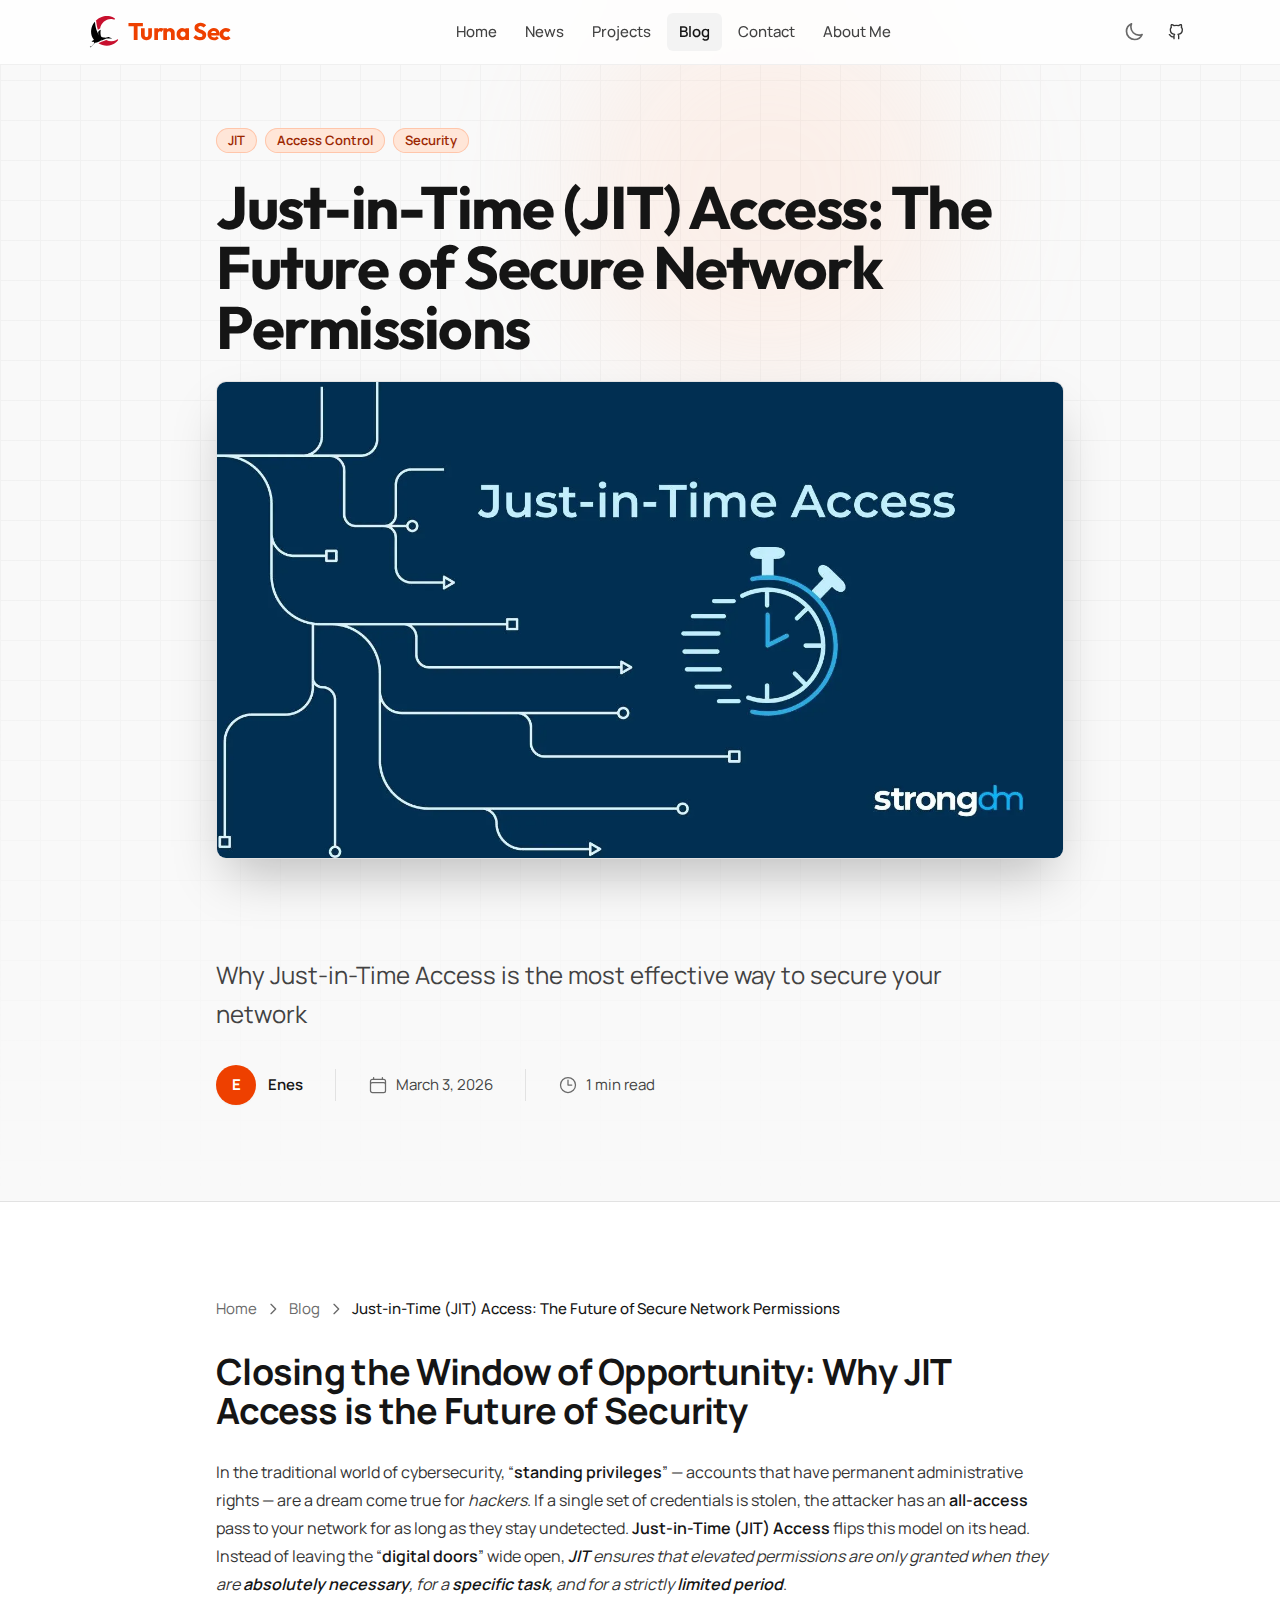
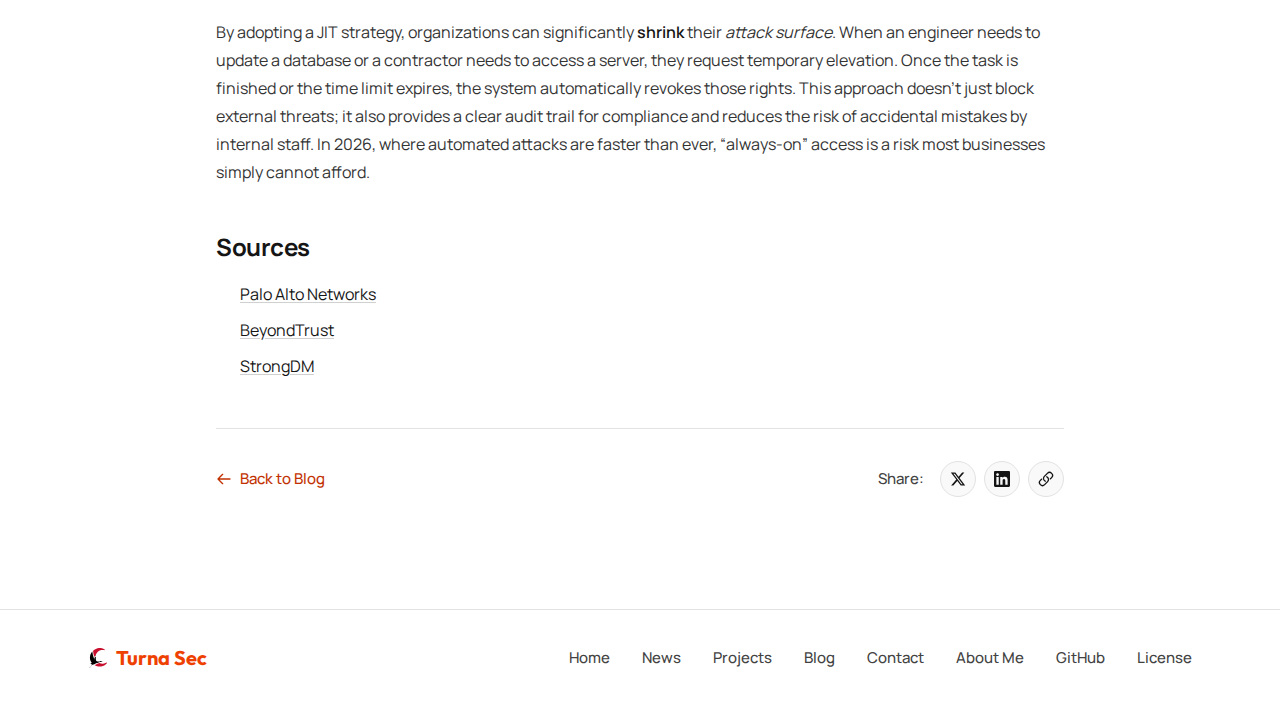
<file: blog/jit-access/index.html>
<!DOCTYPE html><html lang="en" class="scroll-smooth"> <head><meta charset="UTF-8"><meta name="viewport" content="width=device-width, initial-scale=1.0"><meta name="generator" content="Astro v6.0.0-beta.11"><!-- Velocity Fonts: Outfit (display), Manrope (body), JetBrains Mono (code) --><!-- Self-hosted via Fontsource — no external requests, CSP-safe --><!-- Favicon --><link rel="icon" type="image/svg+xml" href="/favicon.svg"><link rel="manifest" href="/manifest.webmanifest"><meta name="theme-color" content="#F94C10"><!-- SEO --><!-- Primary Meta Tags --><title>Just-in-Time (JIT) Access: The Future of Secure Network Permissions — Turna Sec</title><meta name="description" content="Why Just-in-Time Access is the most effective way to secure your network"><link rel="canonical" href="https://turnasec.com/blog/jit-access/"><meta name="robots" content="index, follow"><!-- Open Graph --><meta property="og:title" content="Just-in-Time (JIT) Access: The Future of Secure Network Permissions — Turna Sec"><meta property="og:type" content="article"><meta property="og:image" content="https://turnasec.com/_astro/jit-access.IABaoebF.webp"><meta property="og:url" content="https://turnasec.com/blog/jit-access/"><meta property="og:description" content="Why Just-in-Time Access is the most effective way to secure your network"><meta property="og:site_name" content="Turna Sec"><meta property="og:locale" content="en_US"><meta property="og:image:alt" content="Just-in-Time (JIT) Access: The Future of Secure Network Permissions"><meta property="og:image:type" content="image/webp"><!-- Article Metadata --><meta property="article:published_time" content="2026-03-03T00:00:00.000Z"><meta property="article:author" content="Enes"><meta property="article:tag" content="JIT"><meta property="article:tag" content="Access Control"><meta property="article:tag" content="Security"><!-- Twitter Card --><meta name="twitter:card" content="summary_large_image"><meta name="twitter:title" content="Just-in-Time (JIT) Access: The Future of Secure Network Permissions — Turna Sec"><meta name="twitter:description" content="Why Just-in-Time Access is the most effective way to secure your network"><meta name="twitter:image" content="https://turnasec.com/_astro/jit-access.IABaoebF.webp"><!-- Verification --><!-- RSS Feed --><link rel="alternate" type="application/rss+xml" title="Turna Sec RSS Feed" href="/rss.xml"><!-- JSON-LD Structured Data --><script type="application/ld+json">{"@context":"https://schema.org","@type":"WebSite","name":"Turna Sec","url":"https://turnasec.com","description":"A Blog on web security, technology and recent updates.","potentialAction":{"@type":"SearchAction","target":{"@type":"EntryPoint","urlTemplate":"https://turnasec.com/search?q={search_term_string}"},"query-input":{"@type":"PropertyValueSpecification","valueRequired":true,"valueName":"search_term_string"}}}</script><!-- Analytics (loads if PUBLIC_GA_MEASUREMENT_ID or PUBLIC_GTM_ID is set) --><!-- Theme script (runs before render to prevent flash) --><script>
      (function () {
        const theme = localStorage.getItem('theme');
        const systemDark = window.matchMedia('(prefers-color-scheme: dark)').matches;

        if (theme === 'dark' || (!theme && systemDark)) {
          document.documentElement.classList.add('dark');
        } else {
          document.documentElement.classList.remove('dark');
        }
      })();
    </script><meta http-equiv="content-security-policy" content="font-src 'self';connect-src 'self' https://www.google-analytics.com https://www.googletagmanager.com;img-src 'self' data: https://www.googletagmanager.com https://i.pravatar.cc https://www.southwellmedia.com; script-src 'self' https://www.googletagmanager.com https://www.google-analytics.com 'sha256-ztyKCN5DcNS4fbWTf103cFdPKX98X+WfPhOT3wPVHtc=' 'sha256-L8KvJmfYwzsC5u50gV4ndlTNQL495oe5/g+UhPybD6Y=' 'sha256-4wwG+7rpwidfhyJ1Vm28HgVw9+ONDdF+Iq5qooE2Dao=' 'sha256-Ch/dKBXOHOmtEX5CSTt9X8kI3GL5HHyuyy7XvfqDpL0=' 'sha256-BF0290pkb3jxQsE7z00xR8Imp8X34FLC88L0lkMnrGw=' 'sha256-QzWFZi+FLIx23tnm9SBU4aEgx4x8DsuASP07mfqol/c=' 'sha256-0chmwFk0zaA528yFfGV7J9ppIpdfTPPULncDF3WG7Zs=' 'sha256-eIXWvAmxkr251LJZkjniEK5LcPF3NkapbJepohwYRIc=' 'sha256-Q2BPg90ZMplYY+FSdApNErhpWafg2hcRRbndmvxuL/Q=' 'sha256-U7a72oKuFFz8D7GUHLA1NZ0ciymHmDOc9T9aVDg2rWU=' 'sha256-p9VbHs/ClkQc+x63XdUjvCAgeWxA4ZGvpebJtMn9jbs=' 'sha256-47DEQpj8HBSa+/TImW+5JCeuQeRkm5NMpJWZG3hSuFU='; style-src 'self' 'sha256-55ZDIf57BGgqttz2CEpsWr4EwJF8ohMU29A79WDESLM=' 'sha256-vv9IoKo7BSLbWcUHr3tNmfNVmm5L/9Cfn2H6LMk7/ow=' 'sha256-47DEQpj8HBSa+/TImW+5JCeuQeRkm5NMpJWZG3hSuFU=';"><link rel="stylesheet" href="/_astro/Footer.Cs-uN-bX.css"><script type="module" src="/_astro/page.DRdgb3HH.js"></script></head> <body class="min-h-screen bg-background text-foreground antialiased"> <!-- Skip to content link --> <a href="#main-content" class="sr-only focus:not-sr-only focus:fixed focus:left-4 focus:top-4 focus:z-50 focus:rounded-md focus:bg-primary focus:px-4 focus:py-2 focus:text-primary-foreground">
Skip to content
</a> <header class="z-50 w-full fixed top-0 left-0 right-0 bg-background/80 backdrop-blur-lg border-b border-border/50" slot="header"> <div class="mx-auto max-w-6xl px-6 flex items-center justify-between h-16">  <a href="/" class="flex items-center gap-2"> <span class="inline-block">  <img src="/_astro/logomark.g24Xvlyu.svg" alt="Turna Sec Logo" class="h-8 w-8 block dark:hidden"> <img src="/_astro/logomark-dark.Dx9YYdnD.svg" alt="" class="h-8 w-8 hidden dark:block" aria-hidden="true">  </span> <span class="font-display text-xl font-bold tracking-tight text-brand-500"> Turna Sec </span> </a>  <nav class="hidden items-center gap-1 md:flex" aria-label="Main navigation"> <a href="/" class="nav-link rounded-md px-3 py-2 text-sm transition-all duration-(--transition-fast) nav-link-inactive font-medium text-foreground-muted hover:text-foreground hover:bg-secondary/70"> Home </a><a href="/news" class="nav-link rounded-md px-3 py-2 text-sm transition-all duration-(--transition-fast) nav-link-inactive font-medium text-foreground-muted hover:text-foreground hover:bg-secondary/70"> News </a><a href="/projects" class="nav-link rounded-md px-3 py-2 text-sm transition-all duration-(--transition-fast) nav-link-inactive font-medium text-foreground-muted hover:text-foreground hover:bg-secondary/70"> Projects </a><a href="/blog" class="nav-link rounded-md px-3 py-2 text-sm transition-all duration-(--transition-fast) nav-link-active font-semibold text-foreground bg-secondary" aria-current="page"> Blog </a><a href="/contact" class="nav-link rounded-md px-3 py-2 text-sm transition-all duration-(--transition-fast) nav-link-inactive font-medium text-foreground-muted hover:text-foreground hover:bg-secondary/70"> Contact </a><a href="/about" class="nav-link rounded-md px-3 py-2 text-sm transition-all duration-(--transition-fast) nav-link-inactive font-medium text-foreground-muted hover:text-foreground hover:bg-secondary/70"> About Me </a> </nav>  <div class="flex items-center gap-2"> <script type="module">function t(){const e=document.getElementById("theme-toggle");e&&e.addEventListener("click",()=>{document.documentElement.classList.contains("dark")?(document.documentElement.classList.remove("dark"),localStorage.setItem("theme","light")):(document.documentElement.classList.add("dark"),localStorage.setItem("theme","dark"))})}t();document.addEventListener("astro:after-swap",t);</script><button type="button" id="theme-toggle" class="inline-flex items-center justify-center rounded-md p-2 text-muted-foreground hover:text-foreground hover:bg-accent transition-colors duration-(--transition-fast) focus-visible:outline-none focus-visible:ring-2 focus-visible:ring-ring focus-visible:ring-offset-2" aria-label="Toggle theme"> <!-- Sun icon (shown in dark mode) --> <svg class="h-5 w-5 hidden dark:block" xmlns="http://www.w3.org/2000/svg" fill="none" viewBox="0 0 24 24" stroke="currentColor" stroke-width="2" aria-hidden="true"> <path stroke-linecap="round" stroke-linejoin="round" d="M12 3v2.25m6.364.386l-1.591 1.591M21 12h-2.25m-.386 6.364l-1.591-1.591M12 18.75V21m-4.773-4.227l-1.591 1.591M5.25 12H3m4.227-4.773L5.636 5.636M15.75 12a3.75 3.75 0 11-7.5 0 3.75 3.75 0 017.5 0z"></path> </svg> <!-- Moon icon (shown in light mode) --> <svg class="h-5 w-5 block dark:hidden" xmlns="http://www.w3.org/2000/svg" fill="none" viewBox="0 0 24 24" stroke="currentColor" stroke-width="2" aria-hidden="true"> <path stroke-linecap="round" stroke-linejoin="round" d="M21.752 15.002A9.718 9.718 0 0118 15.75c-5.385 0-9.75-4.365-9.75-9.75 0-1.33.266-2.597.748-3.752A9.753 9.753 0 003 11.25C3 16.635 7.365 21 12.75 21a9.753 9.753 0 009.002-5.998z"></path> </svg> </button> <a class="inline-flex items-center justify-center gap-2 font-medium transition-all duration-150 ease-out focus-visible:outline-none focus-visible:ring-2 focus-visible:ring-ring focus-visible:ring-offset-2 disabled:pointer-events-none disabled:opacity-50 [&#38;_svg]:pointer-events-none [&#38;_svg]:shrink-0 text-foreground-secondary hover:text-foreground hover:bg-secondary active:scale-[0.98] text-xs [&#38;_svg]:h-4 [&#38;_svg]:w-4 rounded-md h-8 w-8 px-0" href="https://github.com/theHapalua" target="_blank" rel="noopener noreferrer" aria-label="View on GitHub"> <svg xmlns="http://www.w3.org/2000/svg" viewBox="0 0 24 24" fill="none" stroke="currentColor" stroke-width="2" stroke-linecap="round" stroke-linejoin="round" class="w-4 h-4 shrink-0" aria-hidden="true"> <path d="M9 19c-5 1.5-5-2.5-7-3m14 6v-3.87a3.37 3.37 0 0 0-.94-2.61c3.14-.35 6.44-1.54 6.44-7A5.44 5.44 0 0 0 20 4.77 5.07 5.07 0 0 0 19.91 1S18.73.65 16 2.48a13.38 13.38 0 0 0-7 0C6.27.65 5.09 1 5.09 1A5.07 5.07 0 0 0 5 4.77a5.44 5.44 0 0 0-1.5 3.78c0 5.42 3.3 6.61 6.44 7A3.37 3.37 0 0 0 9 18.13V22"></path> </svg>  </a>  <button type="button" id="mobile-menu-button" class="inline-flex items-center justify-center rounded-md p-2 md:hidden text-foreground-muted hover:text-foreground hover:bg-secondary transition-colors focus-visible:ring-ring focus-visible:ring-2 focus-visible:outline-none" aria-expanded="false" aria-controls="mobile-menu" aria-label="Toggle menu"> <span class="menu-icon"> <svg xmlns="http://www.w3.org/2000/svg" viewBox="0 0 24 24" fill="none" stroke="currentColor" stroke-width="2" stroke-linecap="round" stroke-linejoin="round" class="w-5 h-5 shrink-0" aria-hidden="true"> <path d="M4 6h16"></path><path d="M4 12h16"></path><path d="M4 18h16"></path> </svg> </span> <span class="close-icon hidden"> <svg xmlns="http://www.w3.org/2000/svg" viewBox="0 0 24 24" fill="none" stroke="currentColor" stroke-width="2" stroke-linecap="round" stroke-linejoin="round" class="w-5 h-5 shrink-0" aria-hidden="true"> <path d="M18 6L6 18"></path><path d="M6 6l12 12"></path> </svg> </span> </button> </div> </div>  <div id="mobile-menu" class="border-border bg-background hidden origin-top scale-y-0 border-t opacity-0 shadow-[0_8px_24px_-12px_rgba(0,0,0,0.12)] md:hidden" role="navigation" aria-label="Mobile navigation"> <div class="mx-auto max-w-6xl space-y-1 px-6 py-4"> <a href="/" class="mobile-nav-link block rounded-md px-3 py-2 text-sm transition-all duration-(--transition-fast) mobile-nav-link-inactive text-foreground-muted hover:bg-secondary/70 hover:text-foreground font-medium"> Home </a><a href="/news" class="mobile-nav-link block rounded-md px-3 py-2 text-sm transition-all duration-(--transition-fast) mobile-nav-link-inactive text-foreground-muted hover:bg-secondary/70 hover:text-foreground font-medium"> News </a><a href="/projects" class="mobile-nav-link block rounded-md px-3 py-2 text-sm transition-all duration-(--transition-fast) mobile-nav-link-inactive text-foreground-muted hover:bg-secondary/70 hover:text-foreground font-medium"> Projects </a><a href="/blog" class="mobile-nav-link block rounded-md px-3 py-2 text-sm transition-all duration-(--transition-fast) mobile-nav-link-active bg-secondary text-foreground font-semibold" aria-current="page"> Blog </a><a href="/contact" class="mobile-nav-link block rounded-md px-3 py-2 text-sm transition-all duration-(--transition-fast) mobile-nav-link-inactive text-foreground-muted hover:bg-secondary/70 hover:text-foreground font-medium"> Contact </a><a href="/about" class="mobile-nav-link block rounded-md px-3 py-2 text-sm transition-all duration-(--transition-fast) mobile-nav-link-inactive text-foreground-muted hover:bg-secondary/70 hover:text-foreground font-medium"> About Me </a>  </div> </div> </header>  <div id="mobile-menu-backdrop" class="pointer-events-none fixed inset-0 z-40 opacity-0 transition-opacity duration-200 md:hidden" aria-hidden="true"></div> <script type="module">function r(){const o=document.getElementById("mobile-menu-button"),u=document.getElementById("mobile-menu"),t=document.getElementById("mobile-menu-backdrop"),c=o?.closest("header"),m=o?.querySelector(".menu-icon"),f=o?.querySelector(".close-icon");if(!o||!u||!m||!f||o.dataset.mobileMenuBound==="true")return;o.dataset.mobileMenuBound="true";const l=o,s=u,y=m,p=f;let i=!1,a=!1;function b(){if(i||a)return;a=!0,i=!0,l.setAttribute("aria-expanded","true"),y.classList.add("hidden"),p.classList.remove("hidden"),c&&c.classList.add("!bg-background");const e=document.querySelector("main"),n=document.querySelector("footer");e&&(e.style.transition="opacity 200ms, filter 200ms",e.style.opacity="0.3",e.style.filter="blur(4px)"),n&&(n.style.transition="opacity 200ms, filter 200ms",n.style.opacity="0.3",n.style.filter="blur(4px)"),s.classList.remove("hidden","animate-menu-up","opacity-0","scale-y-0"),s.classList.add("animate-menu-down"),t&&(t.classList.remove("pointer-events-none","animate-backdrop-out"),t.classList.add("animate-backdrop")),a=!1}function d(){if(!i||a)return;a=!0,l.setAttribute("aria-expanded","false"),y.classList.remove("hidden"),p.classList.add("hidden"),s.classList.remove("animate-menu-down"),s.classList.add("animate-menu-up"),t&&(t.classList.remove("animate-backdrop"),t.classList.add("animate-backdrop-out"));const e=document.querySelector("main"),n=document.querySelector("footer");e&&(e.style.opacity="1",e.style.filter="none"),n&&(n.style.opacity="1",n.style.filter="none"),setTimeout(()=>{s.classList.add("hidden","opacity-0","scale-y-0"),t&&t.classList.add("pointer-events-none"),c&&c.classList.remove("!bg-background"),i=!1,a=!1},200)}function L(){i?d():b()}l.addEventListener("click",L),t&&t.addEventListener("click",d),document.addEventListener("keydown",function(e){e.key==="Escape"&&i&&d()}),s.querySelectorAll("a").forEach(e=>{e.addEventListener("click",d)})}r();document.addEventListener("astro:page-load",r);document.addEventListener("astro:after-swap",r);</script> <main id="main-content" class="flex-1">    <header class="relative overflow-hidden bg-background-secondary border-b border-border pt-[var(--space-page-top)] pb-[var(--space-section)]"> <!-- Decorative grid pattern background --> <div class="absolute inset-0 bg-grid-pattern [mask-image:linear-gradient(to_bottom,white_50%,transparent)] pointer-events-none opacity-30"></div> <!-- Decorative blur blob --> <div class="absolute top-0 right-1/4 w-96 h-96 bg-brand-200/20 dark:bg-brand-800/10 rounded-full blur-3xl pointer-events-none"></div> <div class="relative mx-auto max-w-4xl px-6"> <!-- Tags --> <div class="mb-[var(--space-heading-gap)] flex flex-wrap gap-2"> <span class="inline-flex items-center rounded-full bg-brand-100 dark:bg-brand-900/30 px-3 py-1 text-xs font-semibold text-brand-700 dark:text-brand-300 ring-1 ring-inset ring-brand-200 dark:ring-brand-800"> JIT </span><span class="inline-flex items-center rounded-full bg-brand-100 dark:bg-brand-900/30 px-3 py-1 text-xs font-semibold text-brand-700 dark:text-brand-300 ring-1 ring-inset ring-brand-200 dark:ring-brand-800"> Access Control </span><span class="inline-flex items-center rounded-full bg-brand-100 dark:bg-brand-900/30 px-3 py-1 text-xs font-semibold text-brand-700 dark:text-brand-300 ring-1 ring-inset ring-brand-200 dark:ring-brand-800"> Security </span> </div> <!-- Title --> <h1 class="font-display text-4xl font-bold tracking-tight text-foreground md:text-5xl lg:text-6xl mb-[var(--space-heading-gap)]"> Just-in-Time (JIT) Access: The Future of Secure Network Permissions </h1> <div class="mx-auto max-w-5xl mb-[var(--space-section)]"> <div class="overflow-hidden rounded-xl border border-border shadow-2xl"> <img src="/_astro/jit-access.IABaoebF_ZifGmN.webp" alt="Just-in-Time (JIT) Access: The Future of Secure Network Permissions" loading="eager" decoding="async" fetchpriority="auto" width="1560" height="876" class="aspect-video w-full object-cover"> </div> </div> <!-- Description --> <p class="text-xl text-foreground-muted leading-relaxed max-w-3xl mb-[var(--space-stack-lg)]"> Why Just-in-Time Access is the most effective way to secure your network </p> <!-- Meta info --> <div class="flex flex-wrap items-center gap-[var(--space-stack-lg)] text-sm text-foreground-muted"> <!-- Author --> <div class="flex items-center gap-3"> <div class="h-10 w-10 rounded-full bg-brand-500 flex items-center justify-center text-sm font-bold text-white shadow-sm"> E </div> <p class="font-semibold text-foreground">Enes</p> </div> <div class="h-8 w-px bg-border hidden md:block"></div> <!-- Published date --> <div class="flex items-center gap-2"> <svg class="h-5 w-5 text-foreground-subtle" fill="none" viewBox="0 0 24 24" stroke="currentColor" stroke-width="1.5"> <path stroke-linecap="round" stroke-linejoin="round" d="M6.75 3v2.25M17.25 3v2.25M3 18.75V7.5a2.25 2.25 0 012.25-2.25h13.5A2.25 2.25 0 0121 7.5v11.25m-18 0A2.25 2.25 0 005.25 21h13.5A2.25 2.25 0 0021 18.75m-18 0v-7.5A2.25 2.25 0 015.25 9h13.5A2.25 2.25 0 0121 11.25v7.5"></path> </svg> <time datetime="2026-03-03T00:00:00.000Z"> March 3, 2026 </time> </div>  <div class="h-8 w-px bg-border hidden md:block"></div> <!-- Reading time --> <div class="flex items-center gap-2"> <svg class="h-5 w-5 text-foreground-subtle" fill="none" viewBox="0 0 24 24" stroke="currentColor" stroke-width="1.5"> <path stroke-linecap="round" stroke-linejoin="round" d="M12 6v6h4.5m4.5 0a9 9 0 11-18 0 9 9 0 0118 0z"></path> </svg> <span>1 min read</span> </div> </div> </div> </header> <article class="py-12 pt-24"> <div class="mx-auto max-w-4xl px-6"> <!-- Breadcrumbs --> <script type="application/ld+json">{"@context":"https://schema.org","@type":"BreadcrumbList","itemListElement":[{"@type":"ListItem","position":1,"name":"Home","item":"https://turnasec.com/"},{"@type":"ListItem","position":2,"name":"Blog","item":"https://turnasec.com/blog"},{"@type":"ListItem","position":3,"name":"Just-in-Time (JIT) Access: The Future of Secure Network Permissions","item":"https://turnasec.com"}]}</script> <nav aria-label="Breadcrumb" class="text-sm mb-8"> <ol class="flex flex-wrap items-center gap-2"> <li class="flex items-center gap-2">  <a href="/" class="text-muted-foreground hover:text-foreground transition-colors"> Home </a> </li><li class="flex items-center gap-2"> <svg class="h-4 w-4 text-muted-foreground" fill="none" viewBox="0 0 24 24" stroke="currentColor" aria-hidden="true"> <path stroke-linecap="round" stroke-linejoin="round" stroke-width="2" d="M9 5l7 7-7 7"></path> </svg> <a href="/blog" class="text-muted-foreground hover:text-foreground transition-colors"> Blog </a> </li><li class="flex items-center gap-2"> <svg class="h-4 w-4 text-muted-foreground" fill="none" viewBox="0 0 24 24" stroke="currentColor" aria-hidden="true"> <path stroke-linecap="round" stroke-linejoin="round" stroke-width="2" d="M9 5l7 7-7 7"></path> </svg> <span class="text-foreground font-medium" aria-current="page"> Just-in-Time (JIT) Access: The Future of Secure Network Permissions </span> </li> </ol> </nav> <!-- Article Content --> <div class="prose prose-lg prose-headings:font-display prose-headings:font-bold prose-a:text-brand-600 hover:prose-a:text-brand-500 prose-code:text-brand-600 prose-code:bg-brand-50 prose-code:px-1 prose-code:py-0.5 prose-code:rounded prose-pre:bg-background-secondary prose-pre:border prose-pre:border-border dark:prose-invert dark:prose-a:text-brand-400 dark:hover:prose-a:text-brand-300 dark:prose-code:text-brand-400 dark:prose-code:bg-brand-900/30 max-w-none">  <h2 id="closing-the-window-of-opportunity-why-jit-access-is-the-future-of-security">Closing the Window of Opportunity: Why JIT Access is the Future of Security</h2>
<p>In the traditional world of cybersecurity, “<strong>standing privileges</strong>” — accounts that have permanent administrative rights — are a dream come true for <em>hackers</em>.
If a single set of credentials is stolen, the attacker has an <strong>all-access</strong> pass to your network for as long as they stay undetected. <strong>Just-in-Time (JIT) Access</strong>
flips this model on its head. Instead of leaving the “<strong>digital doors</strong>” wide open, <em><strong>JIT</strong> ensures that elevated permissions are only granted when they are <strong>absolutely
necessary</strong>, for a <strong>specific task</strong>, and for a strictly <strong>limited period</strong></em>.</p>
<p>By adopting a JIT strategy, organizations can significantly <strong>shrink</strong> their <em>attack surface</em>. When an engineer needs to update a database or a contractor needs to
access a server, they request temporary elevation. Once the task is finished or the time limit expires, the system automatically revokes those rights.
This approach doesn’t just block external threats; it also provides a clear audit trail for compliance and reduces the risk of accidental mistakes by internal
staff. In 2026, where automated attacks are faster than ever, “always-on” access is a risk most businesses simply cannot afford.</p>
<h4 id="sources">Sources</h4>
<ul>
<li><a href="https://www.paloaltonetworks.com/cyberpedia/what-is-just-in-time-access-jit">Palo Alto Networks</a></li>
<li><a href="https://www.beyondtrust.com/blog/entry/just-in-time-access-what-it-is-why-you-need-it">BeyondTrust</a></li>
<li><a href="https://www.strongdm.com/blog/just-in-time-access">StrongDM</a></li>
</ul>  </div> <!-- Article Footer --> <footer class="border-border mt-12 border-t pt-8"> <div class="flex flex-col gap-6 sm:flex-row sm:items-center sm:justify-between"> <!-- Back link --> <a href="/blog" class="text-brand-600 hover:text-brand-500 dark:text-brand-400 dark:hover:text-brand-300 inline-flex items-center gap-2 text-sm font-medium transition-colors"> <svg class="h-4 w-4" xmlns="http://www.w3.org/2000/svg" fill="none" viewBox="0 0 24 24" stroke="currentColor" stroke-width="2"> <path stroke-linecap="round" stroke-linejoin="round" d="M10 19l-7-7m0 0l7-7m-7 7h18"></path> </svg>
Back to Blog
</a> <!-- Share buttons --> <div class="flex items-center gap-4"> <span class="text-sm font-medium text-foreground-muted">Share:</span> <div class="flex items-center gap-2"> <!-- Twitter/X --> <a href="https://twitter.com/intent/tweet?text=Just-in-Time%20(JIT)%20Access%3A%20The%20Future%20of%20Secure%20Network%20Permissions&url=https%3A%2F%2Fturnasec.com%2Fblog%2Fjit-access%2F" target="_blank" rel="noopener noreferrer" class="group inline-flex h-9 w-9 items-center justify-center rounded-full bg-background-secondary border border-border transition-all hover:bg-[#1DA1F2] hover:border-[#1DA1F2] hover:text-white" aria-label="Share on Twitter"> <svg class="h-4 w-4" fill="currentColor" viewBox="0 0 24 24"> <path d="M18.244 2.25h3.308l-7.227 8.26 8.502 11.24H16.17l-5.214-6.817L4.99 21.75H1.68l7.73-8.835L1.254 2.25H8.08l4.713 6.231zm-1.161 17.52h1.833L7.084 4.126H5.117z"></path> </svg> </a> <!-- LinkedIn --> <a href="https://www.linkedin.com/sharing/share-offsite/?url=https%3A%2F%2Fturnasec.com%2Fblog%2Fjit-access%2F" target="_blank" rel="noopener noreferrer" class="group inline-flex h-9 w-9 items-center justify-center rounded-full bg-background-secondary border border-border transition-all hover:bg-[#0077B5] hover:border-[#0077B5] hover:text-white" aria-label="Share on LinkedIn"> <svg class="h-4 w-4" fill="currentColor" viewBox="0 0 24 24"> <path d="M20.447 20.452h-3.554v-5.569c0-1.328-.027-3.037-1.852-3.037-1.853 0-2.136 1.445-2.136 2.939v5.667H9.351V9h3.414v1.561h.046c.477-.9 1.637-1.85 3.37-1.85 3.601 0 4.267 2.37 4.267 5.455v6.286zM5.337 7.433c-1.144 0-2.063-.926-2.063-2.065 0-1.138.92-2.063 2.063-2.063 1.14 0 2.064.925 2.064 2.063 0 1.139-.925 2.065-2.064 2.065zm1.782 13.019H3.555V9h3.564v11.452zM22.225 0H1.771C.792 0 0 .774 0 1.729v20.542C0 23.227.792 24 1.771 24h20.451C23.2 24 24 23.227 24 22.271V1.729C24 .774 23.2 0 22.222 0h.003z"></path> </svg> </a> <!-- Copy Link --> <button type="button" class="group inline-flex h-9 w-9 items-center justify-center rounded-full bg-background-secondary border border-border transition-all hover:bg-brand-500 hover:border-brand-500 hover:text-white copy-link-btn" aria-label="Copy link" data-url="https://turnasec.com/blog/jit-access/" data-copied-text="Copied!"> <svg class="h-4 w-4 copy-icon" fill="none" viewBox="0 0 24 24" stroke="currentColor" stroke-width="2"> <path stroke-linecap="round" stroke-linejoin="round" d="M13.19 8.688a4.5 4.5 0 011.242 7.244l-4.5 4.5a4.5 4.5 0 01-6.364-6.364l1.757-1.757m13.35-.622l1.757-1.757a4.5 4.5 0 00-6.364-6.364l-4.5 4.5a4.5 4.5 0 001.242 7.244"></path> </svg> <svg class="h-4 w-4 check-icon hidden" fill="none" viewBox="0 0 24 24" stroke="currentColor" stroke-width="2"> <path stroke-linecap="round" stroke-linejoin="round" d="M4.5 12.75l6 6 9-13.5"></path> </svg> </button> </div> </div> <script type="module">function n(){document.querySelectorAll(".copy-link-btn").forEach(e=>{e.addEventListener("click",async()=>{const i=e.getAttribute("data-url");if(i)try{await navigator.clipboard.writeText(i);const c=e.querySelector(".copy-icon"),t=e.querySelector(".check-icon");c&&t&&(c.classList.add("hidden"),t.classList.remove("hidden"),setTimeout(()=>{c.classList.remove("hidden"),t.classList.add("hidden")},2e3))}catch{}})})}n();document.addEventListener("astro:page-load",n);</script> </div> </footer> </div> </article>  <div class="mx-auto max-w-6xl px-6 pb-16">  </div>  </main> <footer class="py-[var(--space-stack-lg)] bg-surface-secondary border-t border-border" slot="footer"> <div class="mx-auto max-w-6xl px-6"> <div class="flex flex-col md:flex-row justify-between items-center gap-[var(--space-stack-lg)]">  <div class="flex flex-col items-center md:items-start gap-2"> <a href="/" class="flex items-center gap-2"> <span class="inline-block">  <img src="/_astro/logomark.g24Xvlyu.svg" alt="Turna Sec Logo" class="h-5 w-5 block dark:hidden"> <img src="/_astro/logomark-dark.Dx9YYdnD.svg" alt="" class="h-5 w-5 hidden dark:block" aria-hidden="true">  </span> <span class="font-display text-lg font-bold text-brand-500"> Turna Sec </span> </a>  </div>  <nav class="flex flex-wrap justify-center gap-[var(--space-inline-lg)] md:gap-[var(--space-stack-lg)] text-sm font-medium text-foreground-muted"> <a href="/" class="transition-colors hover:text-foreground"> Home </a><a href="/news" class="transition-colors hover:text-foreground"> News </a><a href="/projects" class="transition-colors hover:text-foreground"> Projects </a><a href="/blog" class="transition-colors hover:text-foreground"> Blog </a><a href="/contact" class="transition-colors hover:text-foreground"> Contact </a><a href="/about" class="transition-colors hover:text-foreground"> About Me </a><a href="https://github.com/theHapalua" class="transition-colors hover:text-foreground" target="_blank" rel="noopener noreferrer"> GitHub </a><a href="https://github.com/southwellmedia/velocity/blob/main/LICENSE" class="transition-colors hover:text-foreground" target="_blank" rel="noopener noreferrer"> License </a> </nav>   </div>    </div>   </footer> </body></html>
</file>
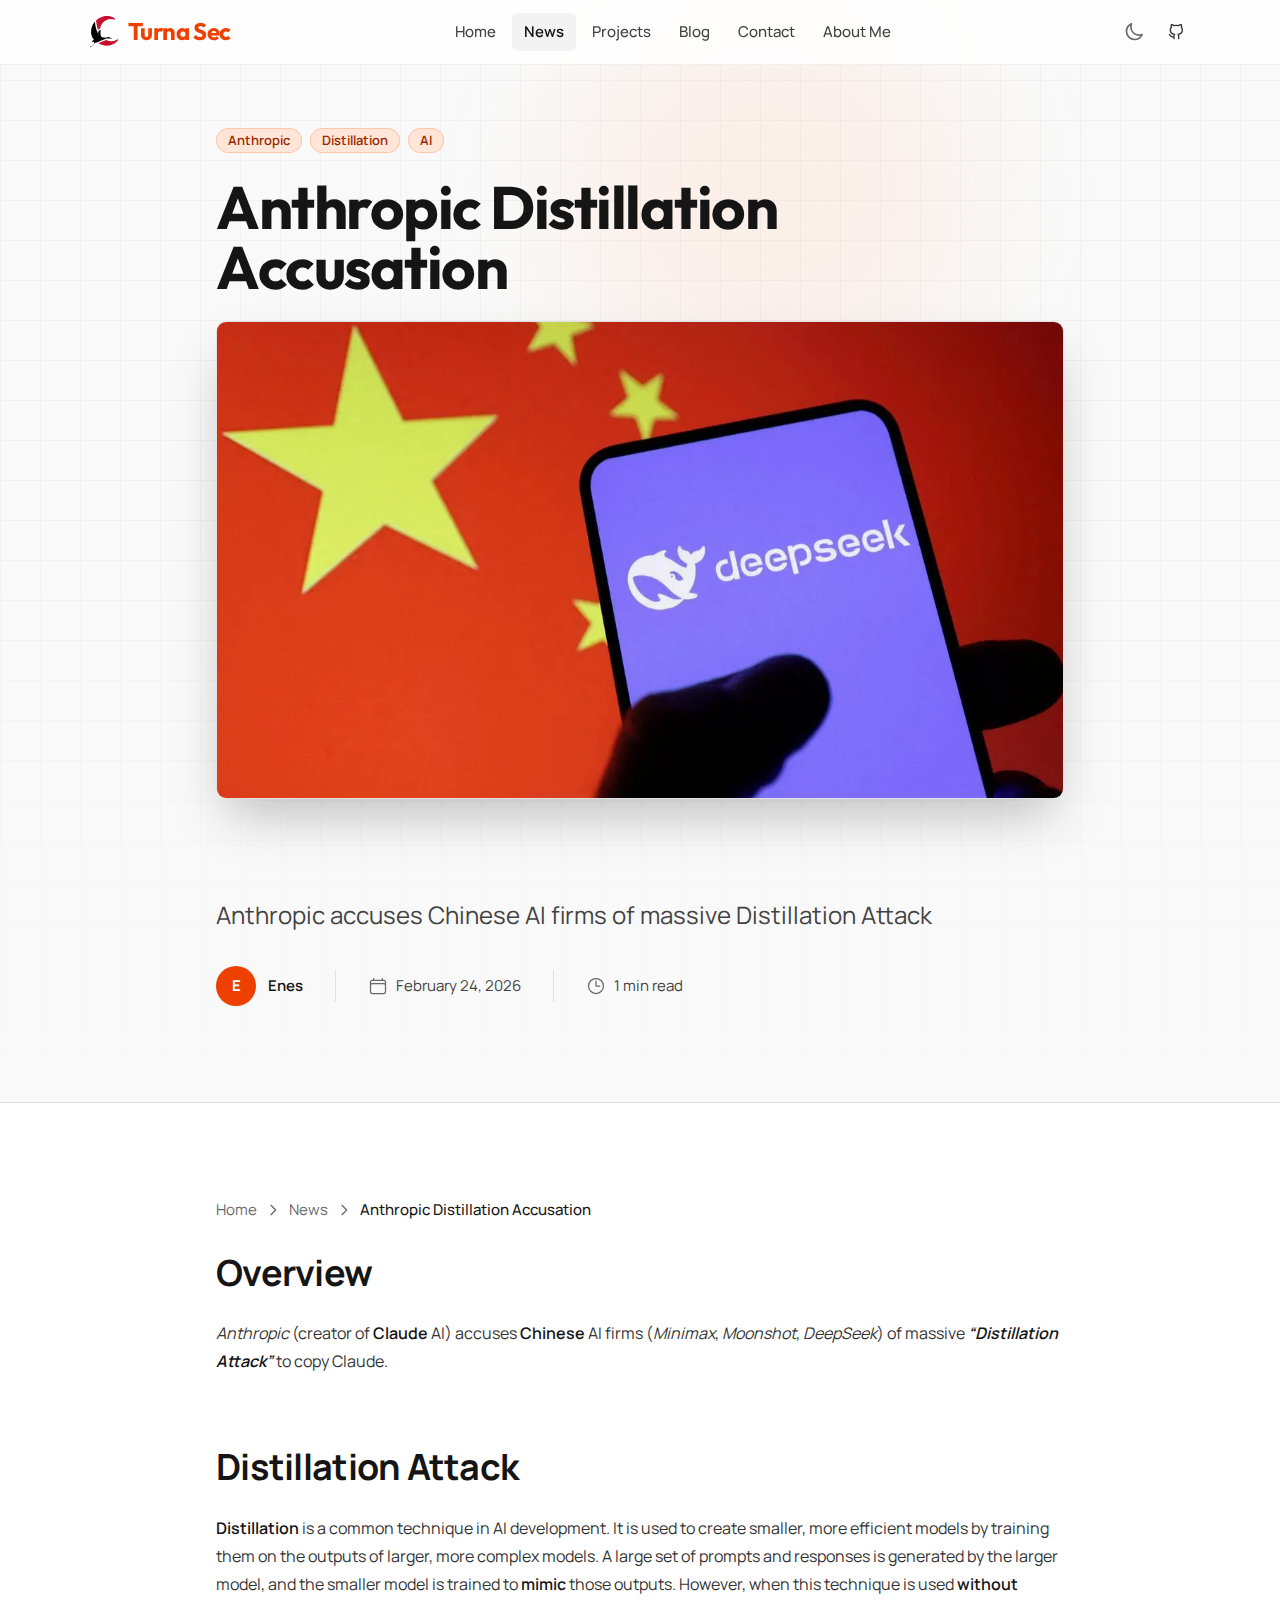
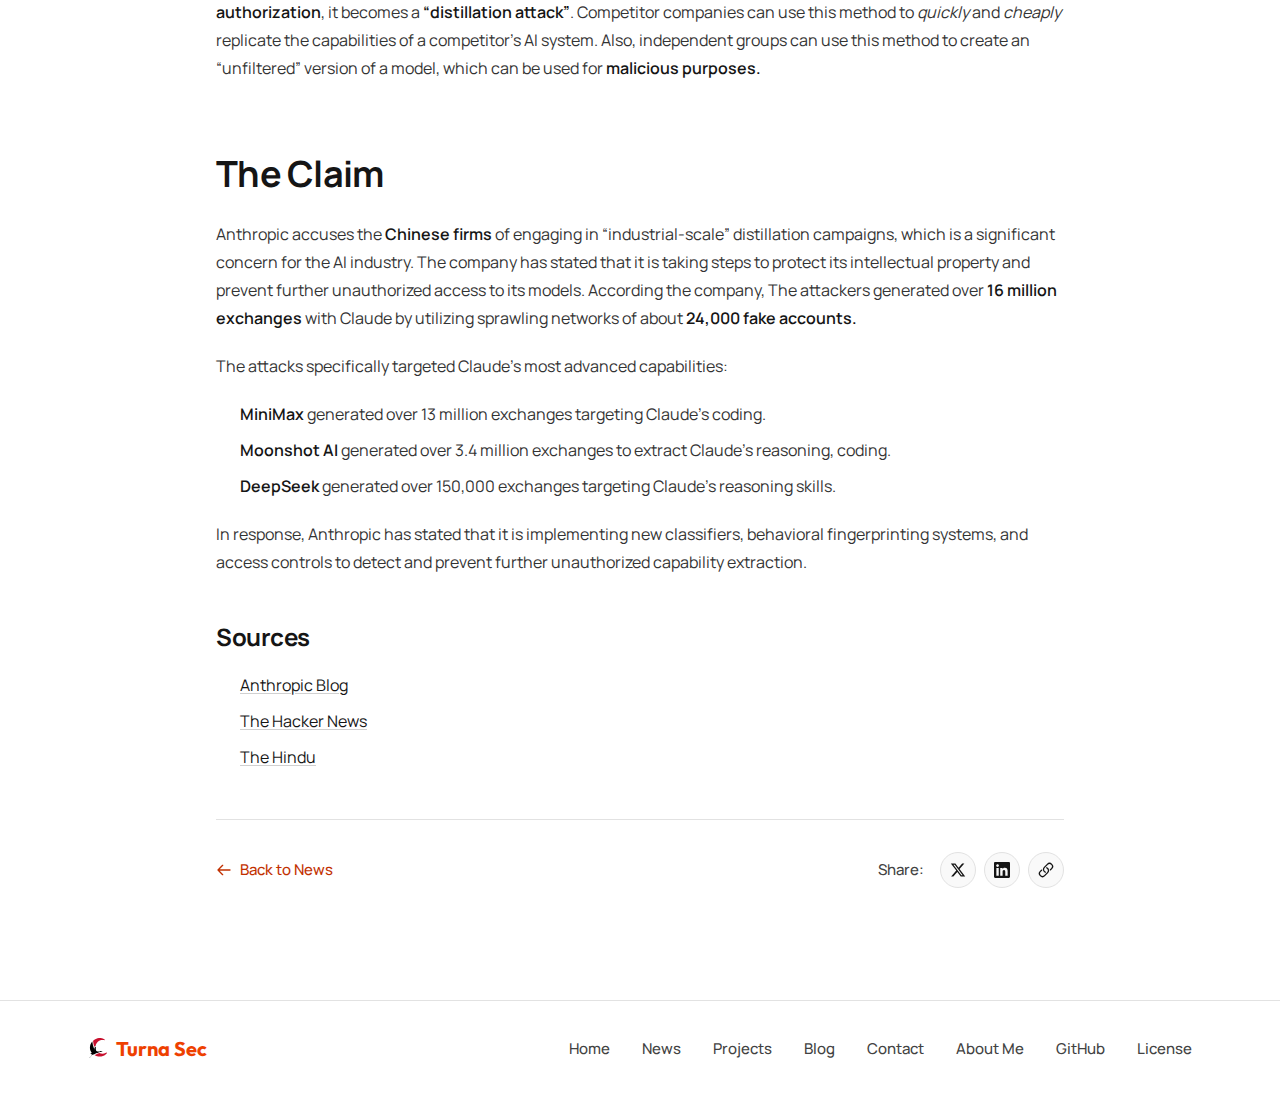
<file: news/anthropic-distillation-accusation/index.html>
<!DOCTYPE html><html lang="en" class="scroll-smooth"> <head><meta charset="UTF-8"><meta name="viewport" content="width=device-width, initial-scale=1.0"><meta name="generator" content="Astro v6.0.0-beta.11"><!-- Velocity Fonts: Outfit (display), Manrope (body), JetBrains Mono (code) --><!-- Self-hosted via Fontsource — no external requests, CSP-safe --><!-- Favicon --><link rel="icon" type="image/svg+xml" href="/favicon.svg"><link rel="manifest" href="/manifest.webmanifest"><meta name="theme-color" content="#F94C10"><!-- SEO --><!-- Primary Meta Tags --><title>Anthropic Distillation Accusation — Turna Sec</title><meta name="description" content="Anthropic accuses Chinese AI firms of massive Distillation Attack"><link rel="canonical" href="https://turnasec.com/news/anthropic-distillation-accusation/"><meta name="robots" content="index, follow"><!-- Open Graph --><meta property="og:title" content="Anthropic Distillation Accusation — Turna Sec"><meta property="og:type" content="article"><meta property="og:image" content="https://turnasec.com/_astro/anthropic-accusation.DTdqfn6g.jpeg"><meta property="og:url" content="https://turnasec.com/news/anthropic-distillation-accusation/"><meta property="og:description" content="Anthropic accuses Chinese AI firms of massive Distillation Attack"><meta property="og:site_name" content="Turna Sec"><meta property="og:locale" content="en_US"><meta property="og:image:alt" content="Anthropic Distillation Accusation"><meta property="og:image:type" content="image/jpeg"><!-- Article Metadata --><meta property="article:published_time" content="2026-02-24T00:00:00.000Z"><meta property="article:author" content="Enes"><meta property="article:tag" content="Anthropic"><meta property="article:tag" content="Distillation"><meta property="article:tag" content="AI"><!-- Twitter Card --><meta name="twitter:card" content="summary_large_image"><meta name="twitter:title" content="Anthropic Distillation Accusation — Turna Sec"><meta name="twitter:description" content="Anthropic accuses Chinese AI firms of massive Distillation Attack"><meta name="twitter:image" content="https://turnasec.com/_astro/anthropic-accusation.DTdqfn6g.jpeg"><!-- Verification --><!-- RSS Feed --><link rel="alternate" type="application/rss+xml" title="Turna Sec RSS Feed" href="/rss.xml"><!-- JSON-LD Structured Data --><script type="application/ld+json">{"@context":"https://schema.org","@type":"WebSite","name":"Turna Sec","url":"https://turnasec.com","description":"A Blog on web security, technology and recent updates.","potentialAction":{"@type":"SearchAction","target":{"@type":"EntryPoint","urlTemplate":"https://turnasec.com/search?q={search_term_string}"},"query-input":{"@type":"PropertyValueSpecification","valueRequired":true,"valueName":"search_term_string"}}}</script><!-- Analytics (loads if PUBLIC_GA_MEASUREMENT_ID or PUBLIC_GTM_ID is set) --><!-- Theme script (runs before render to prevent flash) --><script>
      (function () {
        const theme = localStorage.getItem('theme');
        const systemDark = window.matchMedia('(prefers-color-scheme: dark)').matches;

        if (theme === 'dark' || (!theme && systemDark)) {
          document.documentElement.classList.add('dark');
        } else {
          document.documentElement.classList.remove('dark');
        }
      })();
    </script><meta http-equiv="content-security-policy" content="font-src 'self';connect-src 'self' https://www.google-analytics.com https://www.googletagmanager.com;img-src 'self' data: https://www.googletagmanager.com https://i.pravatar.cc https://www.southwellmedia.com; script-src 'self' https://www.googletagmanager.com https://www.google-analytics.com 'sha256-ztyKCN5DcNS4fbWTf103cFdPKX98X+WfPhOT3wPVHtc=' 'sha256-L8KvJmfYwzsC5u50gV4ndlTNQL495oe5/g+UhPybD6Y=' 'sha256-4wwG+7rpwidfhyJ1Vm28HgVw9+ONDdF+Iq5qooE2Dao=' 'sha256-Ch/dKBXOHOmtEX5CSTt9X8kI3GL5HHyuyy7XvfqDpL0=' 'sha256-BF0290pkb3jxQsE7z00xR8Imp8X34FLC88L0lkMnrGw=' 'sha256-QzWFZi+FLIx23tnm9SBU4aEgx4x8DsuASP07mfqol/c=' 'sha256-0chmwFk0zaA528yFfGV7J9ppIpdfTPPULncDF3WG7Zs=' 'sha256-eIXWvAmxkr251LJZkjniEK5LcPF3NkapbJepohwYRIc=' 'sha256-Q2BPg90ZMplYY+FSdApNErhpWafg2hcRRbndmvxuL/Q=' 'sha256-U7a72oKuFFz8D7GUHLA1NZ0ciymHmDOc9T9aVDg2rWU=' 'sha256-p9VbHs/ClkQc+x63XdUjvCAgeWxA4ZGvpebJtMn9jbs=' 'sha256-47DEQpj8HBSa+/TImW+5JCeuQeRkm5NMpJWZG3hSuFU='; style-src 'self' 'sha256-55ZDIf57BGgqttz2CEpsWr4EwJF8ohMU29A79WDESLM=' 'sha256-vv9IoKo7BSLbWcUHr3tNmfNVmm5L/9Cfn2H6LMk7/ow=' 'sha256-47DEQpj8HBSa+/TImW+5JCeuQeRkm5NMpJWZG3hSuFU=';"><link rel="stylesheet" href="/_astro/Footer.Cs-uN-bX.css"><script type="module" src="/_astro/page.DRdgb3HH.js"></script></head> <body class="min-h-screen bg-background text-foreground antialiased"> <!-- Skip to content link --> <a href="#main-content" class="sr-only focus:not-sr-only focus:fixed focus:left-4 focus:top-4 focus:z-50 focus:rounded-md focus:bg-primary focus:px-4 focus:py-2 focus:text-primary-foreground">
Skip to content
</a> <header class="z-50 w-full fixed top-0 left-0 right-0 bg-background/80 backdrop-blur-lg border-b border-border/50" slot="header"> <div class="mx-auto max-w-6xl px-6 flex items-center justify-between h-16">  <a href="/" class="flex items-center gap-2"> <span class="inline-block">  <img src="/_astro/logomark.g24Xvlyu.svg" alt="Turna Sec Logo" class="h-8 w-8 block dark:hidden"> <img src="/_astro/logomark-dark.Dx9YYdnD.svg" alt="" class="h-8 w-8 hidden dark:block" aria-hidden="true">  </span> <span class="font-display text-xl font-bold tracking-tight text-brand-500"> Turna Sec </span> </a>  <nav class="hidden items-center gap-1 md:flex" aria-label="Main navigation"> <a href="/" class="nav-link rounded-md px-3 py-2 text-sm transition-all duration-(--transition-fast) nav-link-inactive font-medium text-foreground-muted hover:text-foreground hover:bg-secondary/70"> Home </a><a href="/news" class="nav-link rounded-md px-3 py-2 text-sm transition-all duration-(--transition-fast) nav-link-active font-semibold text-foreground bg-secondary" aria-current="page"> News </a><a href="/projects" class="nav-link rounded-md px-3 py-2 text-sm transition-all duration-(--transition-fast) nav-link-inactive font-medium text-foreground-muted hover:text-foreground hover:bg-secondary/70"> Projects </a><a href="/blog" class="nav-link rounded-md px-3 py-2 text-sm transition-all duration-(--transition-fast) nav-link-inactive font-medium text-foreground-muted hover:text-foreground hover:bg-secondary/70"> Blog </a><a href="/contact" class="nav-link rounded-md px-3 py-2 text-sm transition-all duration-(--transition-fast) nav-link-inactive font-medium text-foreground-muted hover:text-foreground hover:bg-secondary/70"> Contact </a><a href="/about" class="nav-link rounded-md px-3 py-2 text-sm transition-all duration-(--transition-fast) nav-link-inactive font-medium text-foreground-muted hover:text-foreground hover:bg-secondary/70"> About Me </a> </nav>  <div class="flex items-center gap-2"> <script type="module">function t(){const e=document.getElementById("theme-toggle");e&&e.addEventListener("click",()=>{document.documentElement.classList.contains("dark")?(document.documentElement.classList.remove("dark"),localStorage.setItem("theme","light")):(document.documentElement.classList.add("dark"),localStorage.setItem("theme","dark"))})}t();document.addEventListener("astro:after-swap",t);</script><button type="button" id="theme-toggle" class="inline-flex items-center justify-center rounded-md p-2 text-muted-foreground hover:text-foreground hover:bg-accent transition-colors duration-(--transition-fast) focus-visible:outline-none focus-visible:ring-2 focus-visible:ring-ring focus-visible:ring-offset-2" aria-label="Toggle theme"> <!-- Sun icon (shown in dark mode) --> <svg class="h-5 w-5 hidden dark:block" xmlns="http://www.w3.org/2000/svg" fill="none" viewBox="0 0 24 24" stroke="currentColor" stroke-width="2" aria-hidden="true"> <path stroke-linecap="round" stroke-linejoin="round" d="M12 3v2.25m6.364.386l-1.591 1.591M21 12h-2.25m-.386 6.364l-1.591-1.591M12 18.75V21m-4.773-4.227l-1.591 1.591M5.25 12H3m4.227-4.773L5.636 5.636M15.75 12a3.75 3.75 0 11-7.5 0 3.75 3.75 0 017.5 0z"></path> </svg> <!-- Moon icon (shown in light mode) --> <svg class="h-5 w-5 block dark:hidden" xmlns="http://www.w3.org/2000/svg" fill="none" viewBox="0 0 24 24" stroke="currentColor" stroke-width="2" aria-hidden="true"> <path stroke-linecap="round" stroke-linejoin="round" d="M21.752 15.002A9.718 9.718 0 0118 15.75c-5.385 0-9.75-4.365-9.75-9.75 0-1.33.266-2.597.748-3.752A9.753 9.753 0 003 11.25C3 16.635 7.365 21 12.75 21a9.753 9.753 0 009.002-5.998z"></path> </svg> </button> <a class="inline-flex items-center justify-center gap-2 font-medium transition-all duration-150 ease-out focus-visible:outline-none focus-visible:ring-2 focus-visible:ring-ring focus-visible:ring-offset-2 disabled:pointer-events-none disabled:opacity-50 [&#38;_svg]:pointer-events-none [&#38;_svg]:shrink-0 text-foreground-secondary hover:text-foreground hover:bg-secondary active:scale-[0.98] text-xs [&#38;_svg]:h-4 [&#38;_svg]:w-4 rounded-md h-8 w-8 px-0" href="https://github.com/theHapalua" target="_blank" rel="noopener noreferrer" aria-label="View on GitHub"> <svg xmlns="http://www.w3.org/2000/svg" viewBox="0 0 24 24" fill="none" stroke="currentColor" stroke-width="2" stroke-linecap="round" stroke-linejoin="round" class="w-4 h-4 shrink-0" aria-hidden="true"> <path d="M9 19c-5 1.5-5-2.5-7-3m14 6v-3.87a3.37 3.37 0 0 0-.94-2.61c3.14-.35 6.44-1.54 6.44-7A5.44 5.44 0 0 0 20 4.77 5.07 5.07 0 0 0 19.91 1S18.73.65 16 2.48a13.38 13.38 0 0 0-7 0C6.27.65 5.09 1 5.09 1A5.07 5.07 0 0 0 5 4.77a5.44 5.44 0 0 0-1.5 3.78c0 5.42 3.3 6.61 6.44 7A3.37 3.37 0 0 0 9 18.13V22"></path> </svg>  </a>  <button type="button" id="mobile-menu-button" class="inline-flex items-center justify-center rounded-md p-2 md:hidden text-foreground-muted hover:text-foreground hover:bg-secondary transition-colors focus-visible:ring-ring focus-visible:ring-2 focus-visible:outline-none" aria-expanded="false" aria-controls="mobile-menu" aria-label="Toggle menu"> <span class="menu-icon"> <svg xmlns="http://www.w3.org/2000/svg" viewBox="0 0 24 24" fill="none" stroke="currentColor" stroke-width="2" stroke-linecap="round" stroke-linejoin="round" class="w-5 h-5 shrink-0" aria-hidden="true"> <path d="M4 6h16"></path><path d="M4 12h16"></path><path d="M4 18h16"></path> </svg> </span> <span class="close-icon hidden"> <svg xmlns="http://www.w3.org/2000/svg" viewBox="0 0 24 24" fill="none" stroke="currentColor" stroke-width="2" stroke-linecap="round" stroke-linejoin="round" class="w-5 h-5 shrink-0" aria-hidden="true"> <path d="M18 6L6 18"></path><path d="M6 6l12 12"></path> </svg> </span> </button> </div> </div>  <div id="mobile-menu" class="border-border bg-background hidden origin-top scale-y-0 border-t opacity-0 shadow-[0_8px_24px_-12px_rgba(0,0,0,0.12)] md:hidden" role="navigation" aria-label="Mobile navigation"> <div class="mx-auto max-w-6xl space-y-1 px-6 py-4"> <a href="/" class="mobile-nav-link block rounded-md px-3 py-2 text-sm transition-all duration-(--transition-fast) mobile-nav-link-inactive text-foreground-muted hover:bg-secondary/70 hover:text-foreground font-medium"> Home </a><a href="/news" class="mobile-nav-link block rounded-md px-3 py-2 text-sm transition-all duration-(--transition-fast) mobile-nav-link-active bg-secondary text-foreground font-semibold" aria-current="page"> News </a><a href="/projects" class="mobile-nav-link block rounded-md px-3 py-2 text-sm transition-all duration-(--transition-fast) mobile-nav-link-inactive text-foreground-muted hover:bg-secondary/70 hover:text-foreground font-medium"> Projects </a><a href="/blog" class="mobile-nav-link block rounded-md px-3 py-2 text-sm transition-all duration-(--transition-fast) mobile-nav-link-inactive text-foreground-muted hover:bg-secondary/70 hover:text-foreground font-medium"> Blog </a><a href="/contact" class="mobile-nav-link block rounded-md px-3 py-2 text-sm transition-all duration-(--transition-fast) mobile-nav-link-inactive text-foreground-muted hover:bg-secondary/70 hover:text-foreground font-medium"> Contact </a><a href="/about" class="mobile-nav-link block rounded-md px-3 py-2 text-sm transition-all duration-(--transition-fast) mobile-nav-link-inactive text-foreground-muted hover:bg-secondary/70 hover:text-foreground font-medium"> About Me </a>  </div> </div> </header>  <div id="mobile-menu-backdrop" class="pointer-events-none fixed inset-0 z-40 opacity-0 transition-opacity duration-200 md:hidden" aria-hidden="true"></div> <script type="module">function r(){const o=document.getElementById("mobile-menu-button"),u=document.getElementById("mobile-menu"),t=document.getElementById("mobile-menu-backdrop"),c=o?.closest("header"),m=o?.querySelector(".menu-icon"),f=o?.querySelector(".close-icon");if(!o||!u||!m||!f||o.dataset.mobileMenuBound==="true")return;o.dataset.mobileMenuBound="true";const l=o,s=u,y=m,p=f;let i=!1,a=!1;function b(){if(i||a)return;a=!0,i=!0,l.setAttribute("aria-expanded","true"),y.classList.add("hidden"),p.classList.remove("hidden"),c&&c.classList.add("!bg-background");const e=document.querySelector("main"),n=document.querySelector("footer");e&&(e.style.transition="opacity 200ms, filter 200ms",e.style.opacity="0.3",e.style.filter="blur(4px)"),n&&(n.style.transition="opacity 200ms, filter 200ms",n.style.opacity="0.3",n.style.filter="blur(4px)"),s.classList.remove("hidden","animate-menu-up","opacity-0","scale-y-0"),s.classList.add("animate-menu-down"),t&&(t.classList.remove("pointer-events-none","animate-backdrop-out"),t.classList.add("animate-backdrop")),a=!1}function d(){if(!i||a)return;a=!0,l.setAttribute("aria-expanded","false"),y.classList.remove("hidden"),p.classList.add("hidden"),s.classList.remove("animate-menu-down"),s.classList.add("animate-menu-up"),t&&(t.classList.remove("animate-backdrop"),t.classList.add("animate-backdrop-out"));const e=document.querySelector("main"),n=document.querySelector("footer");e&&(e.style.opacity="1",e.style.filter="none"),n&&(n.style.opacity="1",n.style.filter="none"),setTimeout(()=>{s.classList.add("hidden","opacity-0","scale-y-0"),t&&t.classList.add("pointer-events-none"),c&&c.classList.remove("!bg-background"),i=!1,a=!1},200)}function L(){i?d():b()}l.addEventListener("click",L),t&&t.addEventListener("click",d),document.addEventListener("keydown",function(e){e.key==="Escape"&&i&&d()}),s.querySelectorAll("a").forEach(e=>{e.addEventListener("click",d)})}r();document.addEventListener("astro:page-load",r);document.addEventListener("astro:after-swap",r);</script> <main id="main-content" class="flex-1">    <header class="relative overflow-hidden bg-background-secondary border-b border-border pt-[var(--space-page-top)] pb-[var(--space-section)]"> <!-- Decorative grid pattern background --> <div class="absolute inset-0 bg-grid-pattern [mask-image:linear-gradient(to_bottom,white_50%,transparent)] pointer-events-none opacity-30"></div> <!-- Decorative blur blob --> <div class="absolute top-0 right-1/4 w-96 h-96 bg-brand-200/20 dark:bg-brand-800/10 rounded-full blur-3xl pointer-events-none"></div> <div class="relative mx-auto max-w-4xl px-6"> <!-- Tags --> <div class="mb-[var(--space-heading-gap)] flex flex-wrap gap-2"> <span class="inline-flex items-center rounded-full bg-brand-100 dark:bg-brand-900/30 px-3 py-1 text-xs font-semibold text-brand-700 dark:text-brand-300 ring-1 ring-inset ring-brand-200 dark:ring-brand-800"> Anthropic </span><span class="inline-flex items-center rounded-full bg-brand-100 dark:bg-brand-900/30 px-3 py-1 text-xs font-semibold text-brand-700 dark:text-brand-300 ring-1 ring-inset ring-brand-200 dark:ring-brand-800"> Distillation </span><span class="inline-flex items-center rounded-full bg-brand-100 dark:bg-brand-900/30 px-3 py-1 text-xs font-semibold text-brand-700 dark:text-brand-300 ring-1 ring-inset ring-brand-200 dark:ring-brand-800"> AI </span> </div> <!-- Title --> <h1 class="font-display text-4xl font-bold tracking-tight text-foreground md:text-5xl lg:text-6xl mb-[var(--space-heading-gap)]"> Anthropic Distillation Accusation </h1> <div class="mx-auto max-w-5xl mb-[var(--space-section)]"> <div class="overflow-hidden rounded-xl border border-border shadow-2xl"> <img src="/_astro/anthropic-accusation.DTdqfn6g_Z1WGWS.webp" alt="Anthropic Distillation Accusation" loading="eager" decoding="async" fetchpriority="auto" width="1200" height="675" class="aspect-video w-full object-cover"> </div> </div> <!-- Description --> <p class="text-xl text-foreground-muted leading-relaxed max-w-3xl mb-[var(--space-stack-lg)]"> Anthropic accuses Chinese AI firms of massive Distillation Attack </p> <!-- Meta info --> <div class="flex flex-wrap items-center gap-[var(--space-stack-lg)] text-sm text-foreground-muted"> <!-- Author --> <div class="flex items-center gap-3"> <div class="h-10 w-10 rounded-full bg-brand-500 flex items-center justify-center text-sm font-bold text-white shadow-sm"> E </div> <p class="font-semibold text-foreground">Enes</p> </div> <div class="h-8 w-px bg-border hidden md:block"></div> <!-- Published date --> <div class="flex items-center gap-2"> <svg class="h-5 w-5 text-foreground-subtle" fill="none" viewBox="0 0 24 24" stroke="currentColor" stroke-width="1.5"> <path stroke-linecap="round" stroke-linejoin="round" d="M6.75 3v2.25M17.25 3v2.25M3 18.75V7.5a2.25 2.25 0 012.25-2.25h13.5A2.25 2.25 0 0121 7.5v11.25m-18 0A2.25 2.25 0 005.25 21h13.5A2.25 2.25 0 0021 18.75m-18 0v-7.5A2.25 2.25 0 015.25 9h13.5A2.25 2.25 0 0121 11.25v7.5"></path> </svg> <time datetime="2026-02-24T00:00:00.000Z"> February 24, 2026 </time> </div>  <div class="h-8 w-px bg-border hidden md:block"></div> <!-- Reading time --> <div class="flex items-center gap-2"> <svg class="h-5 w-5 text-foreground-subtle" fill="none" viewBox="0 0 24 24" stroke="currentColor" stroke-width="1.5"> <path stroke-linecap="round" stroke-linejoin="round" d="M12 6v6h4.5m4.5 0a9 9 0 11-18 0 9 9 0 0118 0z"></path> </svg> <span>1 min read</span> </div> </div> </div> </header> <article class="py-12 pt-24"> <div class="mx-auto max-w-4xl px-6"> <!-- Breadcrumbs --> <script type="application/ld+json">{"@context":"https://schema.org","@type":"BreadcrumbList","itemListElement":[{"@type":"ListItem","position":1,"name":"Home","item":"https://turnasec.com/"},{"@type":"ListItem","position":2,"name":"News","item":"https://turnasec.com/news"},{"@type":"ListItem","position":3,"name":"Anthropic Distillation Accusation","item":"https://turnasec.com"}]}</script> <nav aria-label="Breadcrumb" class="text-sm mb-8"> <ol class="flex flex-wrap items-center gap-2"> <li class="flex items-center gap-2">  <a href="/" class="text-muted-foreground hover:text-foreground transition-colors"> Home </a> </li><li class="flex items-center gap-2"> <svg class="h-4 w-4 text-muted-foreground" fill="none" viewBox="0 0 24 24" stroke="currentColor" aria-hidden="true"> <path stroke-linecap="round" stroke-linejoin="round" stroke-width="2" d="M9 5l7 7-7 7"></path> </svg> <a href="/news" class="text-muted-foreground hover:text-foreground transition-colors"> News </a> </li><li class="flex items-center gap-2"> <svg class="h-4 w-4 text-muted-foreground" fill="none" viewBox="0 0 24 24" stroke="currentColor" aria-hidden="true"> <path stroke-linecap="round" stroke-linejoin="round" stroke-width="2" d="M9 5l7 7-7 7"></path> </svg> <span class="text-foreground font-medium" aria-current="page"> Anthropic Distillation Accusation </span> </li> </ol> </nav> <!-- Article Content --> <div class="prose prose-lg prose-headings:font-display prose-headings:font-bold prose-a:text-brand-600 hover:prose-a:text-brand-500 prose-code:text-brand-600 prose-code:bg-brand-50 prose-code:px-1 prose-code:py-0.5 prose-code:rounded prose-pre:bg-background-secondary prose-pre:border prose-pre:border-border dark:prose-invert dark:prose-a:text-brand-400 dark:hover:prose-a:text-brand-300 dark:prose-code:text-brand-400 dark:prose-code:bg-brand-900/30 max-w-none">  <h2 id="overview">Overview</h2>
<p><em>Anthropic</em> (creator of <strong>Claude</strong> AI)  accuses <strong>Chinese</strong> AI firms (<em>Minimax</em>, <em>Moonshot</em>, <em>DeepSeek</em>) of massive <em><strong>“Distillation Attack”</strong></em> to copy Claude.</p>
<h2 id="distillation-attack">Distillation Attack</h2>
<p><strong>Distillation</strong> is a common technique in AI development. It is used to create smaller, more efficient models by training them on the outputs of larger, more
complex models. A large set of prompts and responses is generated by the larger model, and the smaller model is trained to <strong>mimic</strong> those outputs.
However, when this technique is used <strong>without authorization</strong>, it becomes a <strong>“distillation attack”</strong>. Competitor companies can use this method to <em>quickly</em> and <em>cheaply</em>
replicate the capabilities of a competitor’s AI system. Also, independent groups can use this method to create an “unfiltered” version of a model,
which can be used for <strong>malicious purposes.</strong></p>
<h2 id="the-claim">The Claim</h2>
<p>Anthropic accuses the <strong>Chinese firms</strong> of engaging in “industrial-scale” distillation campaigns, which is a significant concern for the AI industry.
The company has stated that it is taking steps to protect its intellectual property and prevent further unauthorized access to its models. According the
company, The attackers generated over <strong>16 million exchanges</strong> with Claude by utilizing sprawling networks of about <strong>24,000 fake accounts.</strong></p>
<p>The attacks specifically targeted Claude’s most advanced capabilities:</p>
<ul>
<li><strong>MiniMax</strong> generated over 13 million exchanges targeting Claude’s coding.</li>
<li><strong>Moonshot AI</strong> generated over 3.4 million exchanges to extract Claude’s reasoning, coding.</li>
<li><strong>DeepSeek</strong> generated over 150,000 exchanges targeting Claude’s reasoning skills.</li>
</ul>
<p>In response, Anthropic has stated that it is implementing new classifiers, behavioral fingerprinting systems, and access controls to detect and prevent further
unauthorized capability extraction.</p>
<h4 id="sources">Sources</h4>
<ul>
<li><a href="https://www.anthropic.com/news/detecting-and-preventing-distillation-attacks">Anthropic Blog</a></li>
<li><a href="https://thehackernews.com/2026/02/anthropic-says-chinese-ai-firms-used-16.html">The Hacker News</a></li>
<li><a href="https://www.thehindu.com/sci-tech/technology/openai-anthropic-accuse-chinese-rivals-of-mass-ai-data-theft/article70669620.ece">The Hindu</a></li>
</ul>  </div> <!-- Article Footer --> <footer class="border-border mt-12 border-t pt-8"> <div class="flex flex-col gap-6 sm:flex-row sm:items-center sm:justify-between"> <!-- Back link --> <a href="/news" class="text-brand-600 hover:text-brand-500 dark:text-brand-400 dark:hover:text-brand-300 inline-flex items-center gap-2 text-sm font-medium transition-colors"> <svg class="h-4 w-4" xmlns="http://www.w3.org/2000/svg" fill="none" viewBox="0 0 24 24" stroke="currentColor" stroke-width="2"> <path stroke-linecap="round" stroke-linejoin="round" d="M10 19l-7-7m0 0l7-7m-7 7h18"></path> </svg>
Back to News
</a> <!-- Share buttons --> <div class="flex items-center gap-4"> <span class="text-sm font-medium text-foreground-muted">Share:</span> <div class="flex items-center gap-2"> <!-- Twitter/X --> <a href="https://twitter.com/intent/tweet?text=Anthropic%20Distillation%20Accusation&url=https%3A%2F%2Fturnasec.com%2Fnews%2Fanthropic-distillation-accusation%2F" target="_blank" rel="noopener noreferrer" class="group inline-flex h-9 w-9 items-center justify-center rounded-full bg-background-secondary border border-border transition-all hover:bg-[#1DA1F2] hover:border-[#1DA1F2] hover:text-white" aria-label="Share on Twitter"> <svg class="h-4 w-4" fill="currentColor" viewBox="0 0 24 24"> <path d="M18.244 2.25h3.308l-7.227 8.26 8.502 11.24H16.17l-5.214-6.817L4.99 21.75H1.68l7.73-8.835L1.254 2.25H8.08l4.713 6.231zm-1.161 17.52h1.833L7.084 4.126H5.117z"></path> </svg> </a> <!-- LinkedIn --> <a href="https://www.linkedin.com/sharing/share-offsite/?url=https%3A%2F%2Fturnasec.com%2Fnews%2Fanthropic-distillation-accusation%2F" target="_blank" rel="noopener noreferrer" class="group inline-flex h-9 w-9 items-center justify-center rounded-full bg-background-secondary border border-border transition-all hover:bg-[#0077B5] hover:border-[#0077B5] hover:text-white" aria-label="Share on LinkedIn"> <svg class="h-4 w-4" fill="currentColor" viewBox="0 0 24 24"> <path d="M20.447 20.452h-3.554v-5.569c0-1.328-.027-3.037-1.852-3.037-1.853 0-2.136 1.445-2.136 2.939v5.667H9.351V9h3.414v1.561h.046c.477-.9 1.637-1.85 3.37-1.85 3.601 0 4.267 2.37 4.267 5.455v6.286zM5.337 7.433c-1.144 0-2.063-.926-2.063-2.065 0-1.138.92-2.063 2.063-2.063 1.14 0 2.064.925 2.064 2.063 0 1.139-.925 2.065-2.064 2.065zm1.782 13.019H3.555V9h3.564v11.452zM22.225 0H1.771C.792 0 0 .774 0 1.729v20.542C0 23.227.792 24 1.771 24h20.451C23.2 24 24 23.227 24 22.271V1.729C24 .774 23.2 0 22.222 0h.003z"></path> </svg> </a> <!-- Copy Link --> <button type="button" class="group inline-flex h-9 w-9 items-center justify-center rounded-full bg-background-secondary border border-border transition-all hover:bg-brand-500 hover:border-brand-500 hover:text-white copy-link-btn" aria-label="Copy link" data-url="https://turnasec.com/news/anthropic-distillation-accusation/" data-copied-text="Copied!"> <svg class="h-4 w-4 copy-icon" fill="none" viewBox="0 0 24 24" stroke="currentColor" stroke-width="2"> <path stroke-linecap="round" stroke-linejoin="round" d="M13.19 8.688a4.5 4.5 0 011.242 7.244l-4.5 4.5a4.5 4.5 0 01-6.364-6.364l1.757-1.757m13.35-.622l1.757-1.757a4.5 4.5 0 00-6.364-6.364l-4.5 4.5a4.5 4.5 0 001.242 7.244"></path> </svg> <svg class="h-4 w-4 check-icon hidden" fill="none" viewBox="0 0 24 24" stroke="currentColor" stroke-width="2"> <path stroke-linecap="round" stroke-linejoin="round" d="M4.5 12.75l6 6 9-13.5"></path> </svg> </button> </div> </div> <script type="module">function n(){document.querySelectorAll(".copy-link-btn").forEach(e=>{e.addEventListener("click",async()=>{const i=e.getAttribute("data-url");if(i)try{await navigator.clipboard.writeText(i);const c=e.querySelector(".copy-icon"),t=e.querySelector(".check-icon");c&&t&&(c.classList.add("hidden"),t.classList.remove("hidden"),setTimeout(()=>{c.classList.remove("hidden"),t.classList.add("hidden")},2e3))}catch{}})})}n();document.addEventListener("astro:page-load",n);</script> </div> </footer> </div> </article>  <div class="mx-auto max-w-6xl px-6 pb-16">  </div>  </main> <footer class="py-[var(--space-stack-lg)] bg-surface-secondary border-t border-border" slot="footer"> <div class="mx-auto max-w-6xl px-6"> <div class="flex flex-col md:flex-row justify-between items-center gap-[var(--space-stack-lg)]">  <div class="flex flex-col items-center md:items-start gap-2"> <a href="/" class="flex items-center gap-2"> <span class="inline-block">  <img src="/_astro/logomark.g24Xvlyu.svg" alt="Turna Sec Logo" class="h-5 w-5 block dark:hidden"> <img src="/_astro/logomark-dark.Dx9YYdnD.svg" alt="" class="h-5 w-5 hidden dark:block" aria-hidden="true">  </span> <span class="font-display text-lg font-bold text-brand-500"> Turna Sec </span> </a>  </div>  <nav class="flex flex-wrap justify-center gap-[var(--space-inline-lg)] md:gap-[var(--space-stack-lg)] text-sm font-medium text-foreground-muted"> <a href="/" class="transition-colors hover:text-foreground"> Home </a><a href="/news" class="transition-colors hover:text-foreground"> News </a><a href="/projects" class="transition-colors hover:text-foreground"> Projects </a><a href="/blog" class="transition-colors hover:text-foreground"> Blog </a><a href="/contact" class="transition-colors hover:text-foreground"> Contact </a><a href="/about" class="transition-colors hover:text-foreground"> About Me </a><a href="https://github.com/theHapalua" class="transition-colors hover:text-foreground" target="_blank" rel="noopener noreferrer"> GitHub </a><a href="https://github.com/southwellmedia/velocity/blob/main/LICENSE" class="transition-colors hover:text-foreground" target="_blank" rel="noopener noreferrer"> License </a> </nav>   </div>    </div>   </footer> </body></html>
</file>
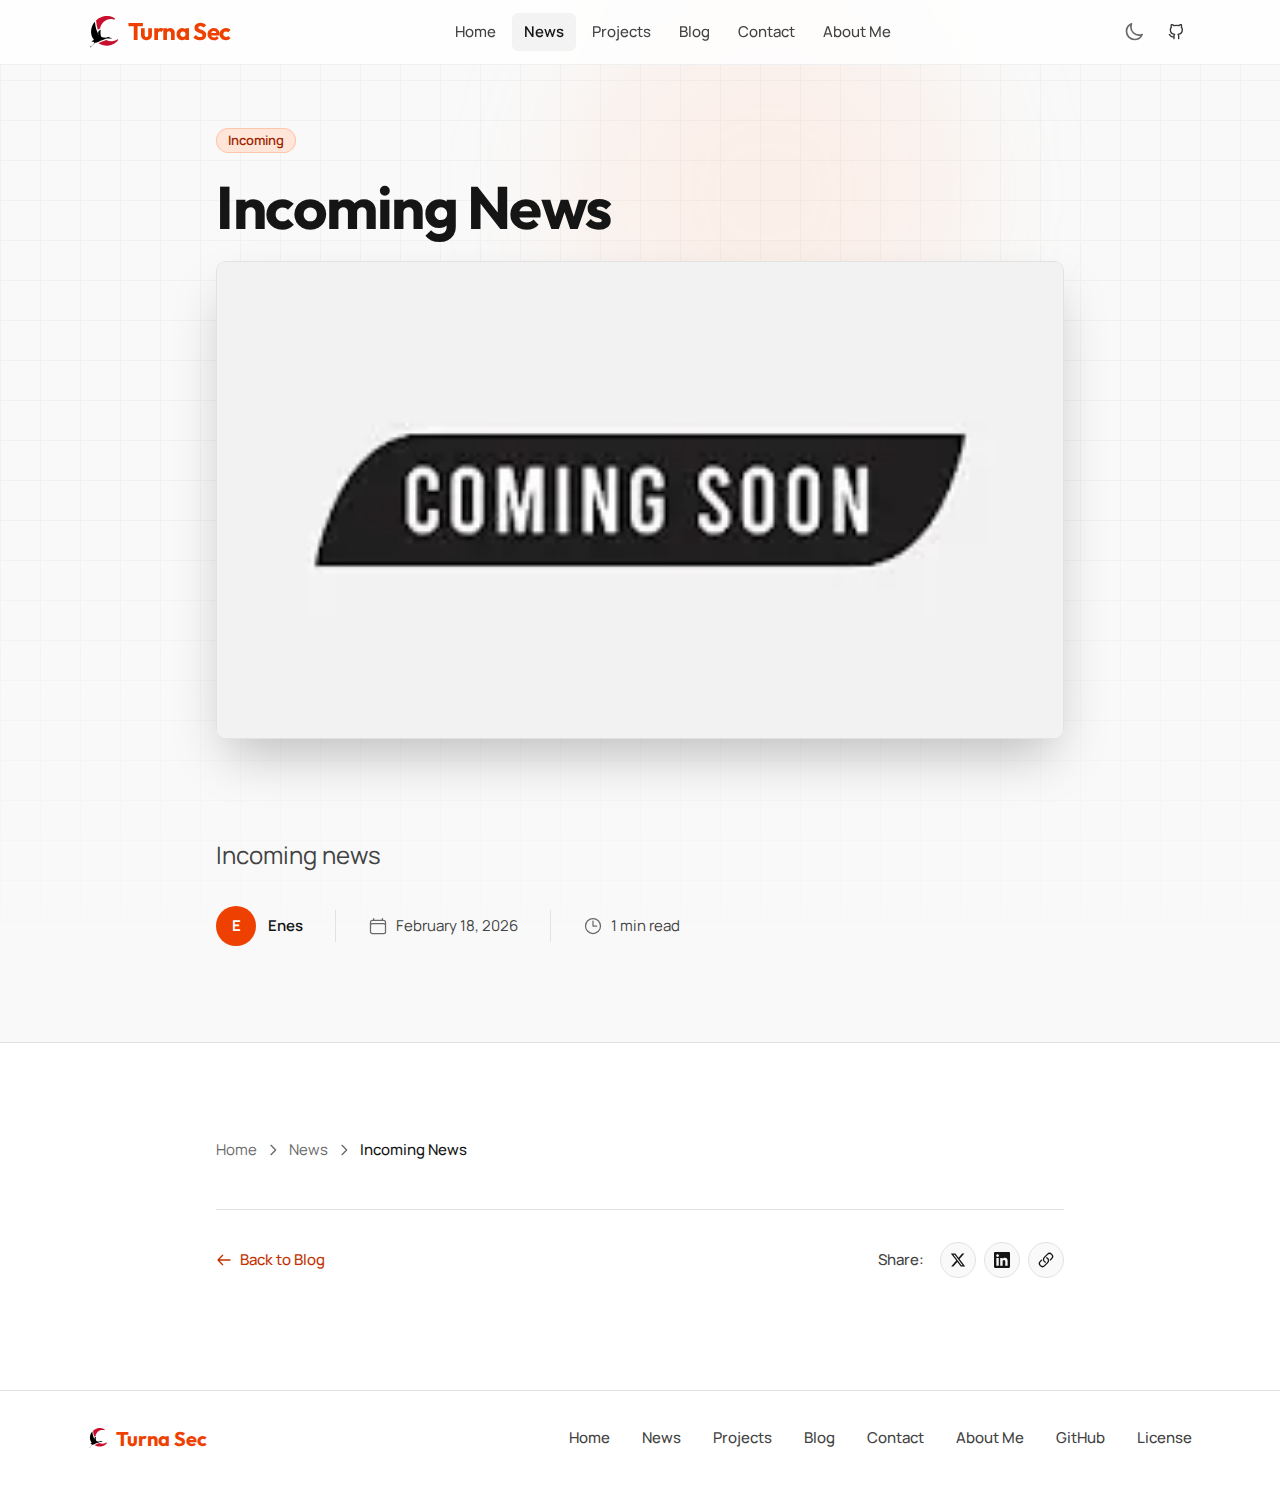
<file: news/hello/index.html>
<!DOCTYPE html><html lang="en" class="scroll-smooth"> <head><meta charset="UTF-8"><meta name="viewport" content="width=device-width, initial-scale=1.0"><meta name="generator" content="Astro v6.0.0-beta.11"><!-- Velocity Fonts: Outfit (display), Manrope (body), JetBrains Mono (code) --><!-- Self-hosted via Fontsource — no external requests, CSP-safe --><!-- Favicon --><link rel="icon" type="image/svg+xml" href="/favicon.svg"><link rel="manifest" href="/manifest.webmanifest"><meta name="theme-color" content="#F94C10"><!-- SEO --><!-- Primary Meta Tags --><title>Incoming News — Turna Sec</title><meta name="description" content="Incoming news"><link rel="canonical" href="https://turnasec.com/news/hello/"><meta name="robots" content="index, follow"><!-- Open Graph --><meta property="og:title" content="Incoming News — Turna Sec"><meta property="og:type" content="article"><meta property="og:image" content="https://turnasec.com/_astro/images.2Y1OlGow.png"><meta property="og:url" content="https://turnasec.com/news/hello/"><meta property="og:description" content="Incoming news"><meta property="og:site_name" content="Turna Sec"><meta property="og:locale" content="en_US"><meta property="og:image:alt" content="Incoming News"><meta property="og:image:type" content="image/png"><!-- Article Metadata --><meta property="article:published_time" content="2026-02-18T00:00:00.000Z"><meta property="article:author" content="Enes"><meta property="article:tag" content="Incoming"><!-- Twitter Card --><meta name="twitter:card" content="summary_large_image"><meta name="twitter:title" content="Incoming News — Turna Sec"><meta name="twitter:description" content="Incoming news"><meta name="twitter:image" content="https://turnasec.com/_astro/images.2Y1OlGow.png"><!-- Verification --><!-- RSS Feed --><link rel="alternate" type="application/rss+xml" title="Turna Sec RSS Feed" href="/rss.xml"><!-- JSON-LD Structured Data --><script type="application/ld+json">{"@context":"https://schema.org","@type":"WebSite","name":"Turna Sec","url":"https://turnasec.com","description":"A Blog on web security, technology and recent updates.","potentialAction":{"@type":"SearchAction","target":{"@type":"EntryPoint","urlTemplate":"https://turnasec.com/search?q={search_term_string}"},"query-input":{"@type":"PropertyValueSpecification","valueRequired":true,"valueName":"search_term_string"}}}</script><!-- Analytics (loads if PUBLIC_GA_MEASUREMENT_ID or PUBLIC_GTM_ID is set) --><!-- Theme script (runs before render to prevent flash) --><script>
      (function () {
        const theme = localStorage.getItem('theme');
        const systemDark = window.matchMedia('(prefers-color-scheme: dark)').matches;

        if (theme === 'dark' || (!theme && systemDark)) {
          document.documentElement.classList.add('dark');
        } else {
          document.documentElement.classList.remove('dark');
        }
      })();
    </script><meta http-equiv="content-security-policy" content="font-src 'self';connect-src 'self' https://www.google-analytics.com https://www.googletagmanager.com;img-src 'self' data: https://www.googletagmanager.com https://i.pravatar.cc https://www.southwellmedia.com; script-src 'self' https://www.googletagmanager.com https://www.google-analytics.com 'sha256-ztyKCN5DcNS4fbWTf103cFdPKX98X+WfPhOT3wPVHtc=' 'sha256-L8KvJmfYwzsC5u50gV4ndlTNQL495oe5/g+UhPybD6Y=' 'sha256-4wwG+7rpwidfhyJ1Vm28HgVw9+ONDdF+Iq5qooE2Dao=' 'sha256-Ch/dKBXOHOmtEX5CSTt9X8kI3GL5HHyuyy7XvfqDpL0=' 'sha256-BF0290pkb3jxQsE7z00xR8Imp8X34FLC88L0lkMnrGw=' 'sha256-QzWFZi+FLIx23tnm9SBU4aEgx4x8DsuASP07mfqol/c=' 'sha256-0chmwFk0zaA528yFfGV7J9ppIpdfTPPULncDF3WG7Zs=' 'sha256-eIXWvAmxkr251LJZkjniEK5LcPF3NkapbJepohwYRIc=' 'sha256-Q2BPg90ZMplYY+FSdApNErhpWafg2hcRRbndmvxuL/Q=' 'sha256-U7a72oKuFFz8D7GUHLA1NZ0ciymHmDOc9T9aVDg2rWU=' 'sha256-p9VbHs/ClkQc+x63XdUjvCAgeWxA4ZGvpebJtMn9jbs=' 'sha256-47DEQpj8HBSa+/TImW+5JCeuQeRkm5NMpJWZG3hSuFU='; style-src 'self' 'sha256-55ZDIf57BGgqttz2CEpsWr4EwJF8ohMU29A79WDESLM=' 'sha256-vv9IoKo7BSLbWcUHr3tNmfNVmm5L/9Cfn2H6LMk7/ow=' 'sha256-47DEQpj8HBSa+/TImW+5JCeuQeRkm5NMpJWZG3hSuFU=';"><link rel="stylesheet" href="/_astro/Footer.Cs-uN-bX.css"><script type="module" src="/_astro/page.DRdgb3HH.js"></script></head> <body class="min-h-screen bg-background text-foreground antialiased"> <!-- Skip to content link --> <a href="#main-content" class="sr-only focus:not-sr-only focus:fixed focus:left-4 focus:top-4 focus:z-50 focus:rounded-md focus:bg-primary focus:px-4 focus:py-2 focus:text-primary-foreground">
Skip to content
</a> <header class="z-50 w-full fixed top-0 left-0 right-0 bg-background/80 backdrop-blur-lg border-b border-border/50" slot="header"> <div class="mx-auto max-w-6xl px-6 flex items-center justify-between h-16">  <a href="/" class="flex items-center gap-2"> <span class="inline-block">  <img src="/_astro/logomark.g24Xvlyu.svg" alt="Turna Sec Logo" class="h-8 w-8 block dark:hidden"> <img src="/_astro/logomark-dark.Dx9YYdnD.svg" alt="" class="h-8 w-8 hidden dark:block" aria-hidden="true">  </span> <span class="font-display text-xl font-bold tracking-tight text-brand-500"> Turna Sec </span> </a>  <nav class="hidden items-center gap-1 md:flex" aria-label="Main navigation"> <a href="/" class="nav-link rounded-md px-3 py-2 text-sm transition-all duration-(--transition-fast) nav-link-inactive font-medium text-foreground-muted hover:text-foreground hover:bg-secondary/70"> Home </a><a href="/news" class="nav-link rounded-md px-3 py-2 text-sm transition-all duration-(--transition-fast) nav-link-active font-semibold text-foreground bg-secondary" aria-current="page"> News </a><a href="/projects" class="nav-link rounded-md px-3 py-2 text-sm transition-all duration-(--transition-fast) nav-link-inactive font-medium text-foreground-muted hover:text-foreground hover:bg-secondary/70"> Projects </a><a href="/blog" class="nav-link rounded-md px-3 py-2 text-sm transition-all duration-(--transition-fast) nav-link-inactive font-medium text-foreground-muted hover:text-foreground hover:bg-secondary/70"> Blog </a><a href="/contact" class="nav-link rounded-md px-3 py-2 text-sm transition-all duration-(--transition-fast) nav-link-inactive font-medium text-foreground-muted hover:text-foreground hover:bg-secondary/70"> Contact </a><a href="/about" class="nav-link rounded-md px-3 py-2 text-sm transition-all duration-(--transition-fast) nav-link-inactive font-medium text-foreground-muted hover:text-foreground hover:bg-secondary/70"> About Me </a> </nav>  <div class="flex items-center gap-2"> <script type="module">function t(){const e=document.getElementById("theme-toggle");e&&e.addEventListener("click",()=>{document.documentElement.classList.contains("dark")?(document.documentElement.classList.remove("dark"),localStorage.setItem("theme","light")):(document.documentElement.classList.add("dark"),localStorage.setItem("theme","dark"))})}t();document.addEventListener("astro:after-swap",t);</script><button type="button" id="theme-toggle" class="inline-flex items-center justify-center rounded-md p-2 text-muted-foreground hover:text-foreground hover:bg-accent transition-colors duration-(--transition-fast) focus-visible:outline-none focus-visible:ring-2 focus-visible:ring-ring focus-visible:ring-offset-2" aria-label="Toggle theme"> <!-- Sun icon (shown in dark mode) --> <svg class="h-5 w-5 hidden dark:block" xmlns="http://www.w3.org/2000/svg" fill="none" viewBox="0 0 24 24" stroke="currentColor" stroke-width="2" aria-hidden="true"> <path stroke-linecap="round" stroke-linejoin="round" d="M12 3v2.25m6.364.386l-1.591 1.591M21 12h-2.25m-.386 6.364l-1.591-1.591M12 18.75V21m-4.773-4.227l-1.591 1.591M5.25 12H3m4.227-4.773L5.636 5.636M15.75 12a3.75 3.75 0 11-7.5 0 3.75 3.75 0 017.5 0z"></path> </svg> <!-- Moon icon (shown in light mode) --> <svg class="h-5 w-5 block dark:hidden" xmlns="http://www.w3.org/2000/svg" fill="none" viewBox="0 0 24 24" stroke="currentColor" stroke-width="2" aria-hidden="true"> <path stroke-linecap="round" stroke-linejoin="round" d="M21.752 15.002A9.718 9.718 0 0118 15.75c-5.385 0-9.75-4.365-9.75-9.75 0-1.33.266-2.597.748-3.752A9.753 9.753 0 003 11.25C3 16.635 7.365 21 12.75 21a9.753 9.753 0 009.002-5.998z"></path> </svg> </button> <a class="inline-flex items-center justify-center gap-2 font-medium transition-all duration-150 ease-out focus-visible:outline-none focus-visible:ring-2 focus-visible:ring-ring focus-visible:ring-offset-2 disabled:pointer-events-none disabled:opacity-50 [&#38;_svg]:pointer-events-none [&#38;_svg]:shrink-0 text-foreground-secondary hover:text-foreground hover:bg-secondary active:scale-[0.98] text-xs [&#38;_svg]:h-4 [&#38;_svg]:w-4 rounded-md h-8 w-8 px-0" href="https://github.com/theHapalua" target="_blank" rel="noopener noreferrer" aria-label="View on GitHub"> <svg xmlns="http://www.w3.org/2000/svg" viewBox="0 0 24 24" fill="none" stroke="currentColor" stroke-width="2" stroke-linecap="round" stroke-linejoin="round" class="w-4 h-4 shrink-0" aria-hidden="true"> <path d="M9 19c-5 1.5-5-2.5-7-3m14 6v-3.87a3.37 3.37 0 0 0-.94-2.61c3.14-.35 6.44-1.54 6.44-7A5.44 5.44 0 0 0 20 4.77 5.07 5.07 0 0 0 19.91 1S18.73.65 16 2.48a13.38 13.38 0 0 0-7 0C6.27.65 5.09 1 5.09 1A5.07 5.07 0 0 0 5 4.77a5.44 5.44 0 0 0-1.5 3.78c0 5.42 3.3 6.61 6.44 7A3.37 3.37 0 0 0 9 18.13V22"></path> </svg>  </a>  <button type="button" id="mobile-menu-button" class="inline-flex items-center justify-center rounded-md p-2 md:hidden text-foreground-muted hover:text-foreground hover:bg-secondary transition-colors focus-visible:ring-ring focus-visible:ring-2 focus-visible:outline-none" aria-expanded="false" aria-controls="mobile-menu" aria-label="Toggle menu"> <span class="menu-icon"> <svg xmlns="http://www.w3.org/2000/svg" viewBox="0 0 24 24" fill="none" stroke="currentColor" stroke-width="2" stroke-linecap="round" stroke-linejoin="round" class="w-5 h-5 shrink-0" aria-hidden="true"> <path d="M4 6h16"></path><path d="M4 12h16"></path><path d="M4 18h16"></path> </svg> </span> <span class="close-icon hidden"> <svg xmlns="http://www.w3.org/2000/svg" viewBox="0 0 24 24" fill="none" stroke="currentColor" stroke-width="2" stroke-linecap="round" stroke-linejoin="round" class="w-5 h-5 shrink-0" aria-hidden="true"> <path d="M18 6L6 18"></path><path d="M6 6l12 12"></path> </svg> </span> </button> </div> </div>  <div id="mobile-menu" class="border-border bg-background hidden origin-top scale-y-0 border-t opacity-0 shadow-[0_8px_24px_-12px_rgba(0,0,0,0.12)] md:hidden" role="navigation" aria-label="Mobile navigation"> <div class="mx-auto max-w-6xl space-y-1 px-6 py-4"> <a href="/" class="mobile-nav-link block rounded-md px-3 py-2 text-sm transition-all duration-(--transition-fast) mobile-nav-link-inactive text-foreground-muted hover:bg-secondary/70 hover:text-foreground font-medium"> Home </a><a href="/news" class="mobile-nav-link block rounded-md px-3 py-2 text-sm transition-all duration-(--transition-fast) mobile-nav-link-active bg-secondary text-foreground font-semibold" aria-current="page"> News </a><a href="/projects" class="mobile-nav-link block rounded-md px-3 py-2 text-sm transition-all duration-(--transition-fast) mobile-nav-link-inactive text-foreground-muted hover:bg-secondary/70 hover:text-foreground font-medium"> Projects </a><a href="/blog" class="mobile-nav-link block rounded-md px-3 py-2 text-sm transition-all duration-(--transition-fast) mobile-nav-link-inactive text-foreground-muted hover:bg-secondary/70 hover:text-foreground font-medium"> Blog </a><a href="/contact" class="mobile-nav-link block rounded-md px-3 py-2 text-sm transition-all duration-(--transition-fast) mobile-nav-link-inactive text-foreground-muted hover:bg-secondary/70 hover:text-foreground font-medium"> Contact </a><a href="/about" class="mobile-nav-link block rounded-md px-3 py-2 text-sm transition-all duration-(--transition-fast) mobile-nav-link-inactive text-foreground-muted hover:bg-secondary/70 hover:text-foreground font-medium"> About Me </a>  </div> </div> </header>  <div id="mobile-menu-backdrop" class="pointer-events-none fixed inset-0 z-40 opacity-0 transition-opacity duration-200 md:hidden" aria-hidden="true"></div> <script type="module">function r(){const o=document.getElementById("mobile-menu-button"),u=document.getElementById("mobile-menu"),t=document.getElementById("mobile-menu-backdrop"),c=o?.closest("header"),m=o?.querySelector(".menu-icon"),f=o?.querySelector(".close-icon");if(!o||!u||!m||!f||o.dataset.mobileMenuBound==="true")return;o.dataset.mobileMenuBound="true";const l=o,s=u,y=m,p=f;let i=!1,a=!1;function b(){if(i||a)return;a=!0,i=!0,l.setAttribute("aria-expanded","true"),y.classList.add("hidden"),p.classList.remove("hidden"),c&&c.classList.add("!bg-background");const e=document.querySelector("main"),n=document.querySelector("footer");e&&(e.style.transition="opacity 200ms, filter 200ms",e.style.opacity="0.3",e.style.filter="blur(4px)"),n&&(n.style.transition="opacity 200ms, filter 200ms",n.style.opacity="0.3",n.style.filter="blur(4px)"),s.classList.remove("hidden","animate-menu-up","opacity-0","scale-y-0"),s.classList.add("animate-menu-down"),t&&(t.classList.remove("pointer-events-none","animate-backdrop-out"),t.classList.add("animate-backdrop")),a=!1}function d(){if(!i||a)return;a=!0,l.setAttribute("aria-expanded","false"),y.classList.remove("hidden"),p.classList.add("hidden"),s.classList.remove("animate-menu-down"),s.classList.add("animate-menu-up"),t&&(t.classList.remove("animate-backdrop"),t.classList.add("animate-backdrop-out"));const e=document.querySelector("main"),n=document.querySelector("footer");e&&(e.style.opacity="1",e.style.filter="none"),n&&(n.style.opacity="1",n.style.filter="none"),setTimeout(()=>{s.classList.add("hidden","opacity-0","scale-y-0"),t&&t.classList.add("pointer-events-none"),c&&c.classList.remove("!bg-background"),i=!1,a=!1},200)}function L(){i?d():b()}l.addEventListener("click",L),t&&t.addEventListener("click",d),document.addEventListener("keydown",function(e){e.key==="Escape"&&i&&d()}),s.querySelectorAll("a").forEach(e=>{e.addEventListener("click",d)})}r();document.addEventListener("astro:page-load",r);document.addEventListener("astro:after-swap",r);</script> <main id="main-content" class="flex-1">    <header class="relative overflow-hidden bg-background-secondary border-b border-border pt-[var(--space-page-top)] pb-[var(--space-section)]"> <!-- Decorative grid pattern background --> <div class="absolute inset-0 bg-grid-pattern [mask-image:linear-gradient(to_bottom,white_50%,transparent)] pointer-events-none opacity-30"></div> <!-- Decorative blur blob --> <div class="absolute top-0 right-1/4 w-96 h-96 bg-brand-200/20 dark:bg-brand-800/10 rounded-full blur-3xl pointer-events-none"></div> <div class="relative mx-auto max-w-4xl px-6"> <!-- Tags --> <div class="mb-[var(--space-heading-gap)] flex flex-wrap gap-2"> <span class="inline-flex items-center rounded-full bg-brand-100 dark:bg-brand-900/30 px-3 py-1 text-xs font-semibold text-brand-700 dark:text-brand-300 ring-1 ring-inset ring-brand-200 dark:ring-brand-800"> Incoming </span> </div> <!-- Title --> <h1 class="font-display text-4xl font-bold tracking-tight text-foreground md:text-5xl lg:text-6xl mb-[var(--space-heading-gap)]"> Incoming News </h1> <div class="mx-auto max-w-5xl mb-[var(--space-section)]"> <div class="overflow-hidden rounded-xl border border-border shadow-2xl"> <img src="/_astro/images.2Y1OlGow_BnOWH.webp" alt="Incoming News" loading="eager" decoding="async" fetchpriority="auto" width="225" height="225" class="aspect-video w-full object-cover"> </div> </div> <!-- Description --> <p class="text-xl text-foreground-muted leading-relaxed max-w-3xl mb-[var(--space-stack-lg)]"> Incoming news </p> <!-- Meta info --> <div class="flex flex-wrap items-center gap-[var(--space-stack-lg)] text-sm text-foreground-muted"> <!-- Author --> <div class="flex items-center gap-3"> <div class="h-10 w-10 rounded-full bg-brand-500 flex items-center justify-center text-sm font-bold text-white shadow-sm"> E </div> <p class="font-semibold text-foreground">Enes</p> </div> <div class="h-8 w-px bg-border hidden md:block"></div> <!-- Published date --> <div class="flex items-center gap-2"> <svg class="h-5 w-5 text-foreground-subtle" fill="none" viewBox="0 0 24 24" stroke="currentColor" stroke-width="1.5"> <path stroke-linecap="round" stroke-linejoin="round" d="M6.75 3v2.25M17.25 3v2.25M3 18.75V7.5a2.25 2.25 0 012.25-2.25h13.5A2.25 2.25 0 0121 7.5v11.25m-18 0A2.25 2.25 0 005.25 21h13.5A2.25 2.25 0 0021 18.75m-18 0v-7.5A2.25 2.25 0 015.25 9h13.5A2.25 2.25 0 0121 11.25v7.5"></path> </svg> <time datetime="2026-02-18T00:00:00.000Z"> February 18, 2026 </time> </div>  <div class="h-8 w-px bg-border hidden md:block"></div> <!-- Reading time --> <div class="flex items-center gap-2"> <svg class="h-5 w-5 text-foreground-subtle" fill="none" viewBox="0 0 24 24" stroke="currentColor" stroke-width="1.5"> <path stroke-linecap="round" stroke-linejoin="round" d="M12 6v6h4.5m4.5 0a9 9 0 11-18 0 9 9 0 0118 0z"></path> </svg> <span>1 min read</span> </div> </div> </div> </header> <article class="py-12 pt-24"> <div class="mx-auto max-w-4xl px-6"> <!-- Breadcrumbs --> <script type="application/ld+json">{"@context":"https://schema.org","@type":"BreadcrumbList","itemListElement":[{"@type":"ListItem","position":1,"name":"Home","item":"https://turnasec.com/"},{"@type":"ListItem","position":2,"name":"News","item":"https://turnasec.com/news"},{"@type":"ListItem","position":3,"name":"Incoming News","item":"https://turnasec.com"}]}</script> <nav aria-label="Breadcrumb" class="text-sm mb-8"> <ol class="flex flex-wrap items-center gap-2"> <li class="flex items-center gap-2">  <a href="/" class="text-muted-foreground hover:text-foreground transition-colors"> Home </a> </li><li class="flex items-center gap-2"> <svg class="h-4 w-4 text-muted-foreground" fill="none" viewBox="0 0 24 24" stroke="currentColor" aria-hidden="true"> <path stroke-linecap="round" stroke-linejoin="round" stroke-width="2" d="M9 5l7 7-7 7"></path> </svg> <a href="/news" class="text-muted-foreground hover:text-foreground transition-colors"> News </a> </li><li class="flex items-center gap-2"> <svg class="h-4 w-4 text-muted-foreground" fill="none" viewBox="0 0 24 24" stroke="currentColor" aria-hidden="true"> <path stroke-linecap="round" stroke-linejoin="round" stroke-width="2" d="M9 5l7 7-7 7"></path> </svg> <span class="text-foreground font-medium" aria-current="page"> Incoming News </span> </li> </ol> </nav> <!-- Article Content --> <div class="prose prose-lg prose-headings:font-display prose-headings:font-bold prose-a:text-brand-600 hover:prose-a:text-brand-500 prose-code:text-brand-600 prose-code:bg-brand-50 prose-code:px-1 prose-code:py-0.5 prose-code:rounded prose-pre:bg-background-secondary prose-pre:border prose-pre:border-border dark:prose-invert dark:prose-a:text-brand-400 dark:hover:prose-a:text-brand-300 dark:prose-code:text-brand-400 dark:prose-code:bg-brand-900/30 max-w-none">    </div> <!-- Article Footer --> <footer class="border-border mt-12 border-t pt-8"> <div class="flex flex-col gap-6 sm:flex-row sm:items-center sm:justify-between"> <!-- Back link --> <a href="/blog" class="text-brand-600 hover:text-brand-500 dark:text-brand-400 dark:hover:text-brand-300 inline-flex items-center gap-2 text-sm font-medium transition-colors"> <svg class="h-4 w-4" xmlns="http://www.w3.org/2000/svg" fill="none" viewBox="0 0 24 24" stroke="currentColor" stroke-width="2"> <path stroke-linecap="round" stroke-linejoin="round" d="M10 19l-7-7m0 0l7-7m-7 7h18"></path> </svg>
Back to Blog
</a> <!-- Share buttons --> <div class="flex items-center gap-4"> <span class="text-sm font-medium text-foreground-muted">Share:</span> <div class="flex items-center gap-2"> <!-- Twitter/X --> <a href="https://twitter.com/intent/tweet?text=Incoming%20News&url=https%3A%2F%2Fturnasec.com%2Fnews%2Fhello%2F" target="_blank" rel="noopener noreferrer" class="group inline-flex h-9 w-9 items-center justify-center rounded-full bg-background-secondary border border-border transition-all hover:bg-[#1DA1F2] hover:border-[#1DA1F2] hover:text-white" aria-label="Share on Twitter"> <svg class="h-4 w-4" fill="currentColor" viewBox="0 0 24 24"> <path d="M18.244 2.25h3.308l-7.227 8.26 8.502 11.24H16.17l-5.214-6.817L4.99 21.75H1.68l7.73-8.835L1.254 2.25H8.08l4.713 6.231zm-1.161 17.52h1.833L7.084 4.126H5.117z"></path> </svg> </a> <!-- LinkedIn --> <a href="https://www.linkedin.com/sharing/share-offsite/?url=https%3A%2F%2Fturnasec.com%2Fnews%2Fhello%2F" target="_blank" rel="noopener noreferrer" class="group inline-flex h-9 w-9 items-center justify-center rounded-full bg-background-secondary border border-border transition-all hover:bg-[#0077B5] hover:border-[#0077B5] hover:text-white" aria-label="Share on LinkedIn"> <svg class="h-4 w-4" fill="currentColor" viewBox="0 0 24 24"> <path d="M20.447 20.452h-3.554v-5.569c0-1.328-.027-3.037-1.852-3.037-1.853 0-2.136 1.445-2.136 2.939v5.667H9.351V9h3.414v1.561h.046c.477-.9 1.637-1.85 3.37-1.85 3.601 0 4.267 2.37 4.267 5.455v6.286zM5.337 7.433c-1.144 0-2.063-.926-2.063-2.065 0-1.138.92-2.063 2.063-2.063 1.14 0 2.064.925 2.064 2.063 0 1.139-.925 2.065-2.064 2.065zm1.782 13.019H3.555V9h3.564v11.452zM22.225 0H1.771C.792 0 0 .774 0 1.729v20.542C0 23.227.792 24 1.771 24h20.451C23.2 24 24 23.227 24 22.271V1.729C24 .774 23.2 0 22.222 0h.003z"></path> </svg> </a> <!-- Copy Link --> <button type="button" class="group inline-flex h-9 w-9 items-center justify-center rounded-full bg-background-secondary border border-border transition-all hover:bg-brand-500 hover:border-brand-500 hover:text-white copy-link-btn" aria-label="Copy link" data-url="https://turnasec.com/news/hello/" data-copied-text="Copied!"> <svg class="h-4 w-4 copy-icon" fill="none" viewBox="0 0 24 24" stroke="currentColor" stroke-width="2"> <path stroke-linecap="round" stroke-linejoin="round" d="M13.19 8.688a4.5 4.5 0 011.242 7.244l-4.5 4.5a4.5 4.5 0 01-6.364-6.364l1.757-1.757m13.35-.622l1.757-1.757a4.5 4.5 0 00-6.364-6.364l-4.5 4.5a4.5 4.5 0 001.242 7.244"></path> </svg> <svg class="h-4 w-4 check-icon hidden" fill="none" viewBox="0 0 24 24" stroke="currentColor" stroke-width="2"> <path stroke-linecap="round" stroke-linejoin="round" d="M4.5 12.75l6 6 9-13.5"></path> </svg> </button> </div> </div> <script type="module">function n(){document.querySelectorAll(".copy-link-btn").forEach(e=>{e.addEventListener("click",async()=>{const i=e.getAttribute("data-url");if(i)try{await navigator.clipboard.writeText(i);const c=e.querySelector(".copy-icon"),t=e.querySelector(".check-icon");c&&t&&(c.classList.add("hidden"),t.classList.remove("hidden"),setTimeout(()=>{c.classList.remove("hidden"),t.classList.add("hidden")},2e3))}catch{}})})}n();document.addEventListener("astro:page-load",n);</script> </div> </footer> </div> </article>  <div class="mx-auto max-w-6xl px-6 pb-16">  </div>  </main> <footer class="py-[var(--space-stack-lg)] bg-surface-secondary border-t border-border" slot="footer"> <div class="mx-auto max-w-6xl px-6"> <div class="flex flex-col md:flex-row justify-between items-center gap-[var(--space-stack-lg)]">  <div class="flex flex-col items-center md:items-start gap-2"> <a href="/" class="flex items-center gap-2"> <span class="inline-block">  <img src="/_astro/logomark.g24Xvlyu.svg" alt="Turna Sec Logo" class="h-5 w-5 block dark:hidden"> <img src="/_astro/logomark-dark.Dx9YYdnD.svg" alt="" class="h-5 w-5 hidden dark:block" aria-hidden="true">  </span> <span class="font-display text-lg font-bold text-brand-500"> Turna Sec </span> </a>  </div>  <nav class="flex flex-wrap justify-center gap-[var(--space-inline-lg)] md:gap-[var(--space-stack-lg)] text-sm font-medium text-foreground-muted"> <a href="/" class="transition-colors hover:text-foreground"> Home </a><a href="/news" class="transition-colors hover:text-foreground"> News </a><a href="/projects" class="transition-colors hover:text-foreground"> Projects </a><a href="/blog" class="transition-colors hover:text-foreground"> Blog </a><a href="/contact" class="transition-colors hover:text-foreground"> Contact </a><a href="/about" class="transition-colors hover:text-foreground"> About Me </a><a href="https://github.com/theHapalua" class="transition-colors hover:text-foreground" target="_blank" rel="noopener noreferrer"> GitHub </a><a href="https://github.com/southwellmedia/velocity/blob/main/LICENSE" class="transition-colors hover:text-foreground" target="_blank" rel="noopener noreferrer"> License </a> </nav>   </div>    </div>   </footer> </body></html>
</file>
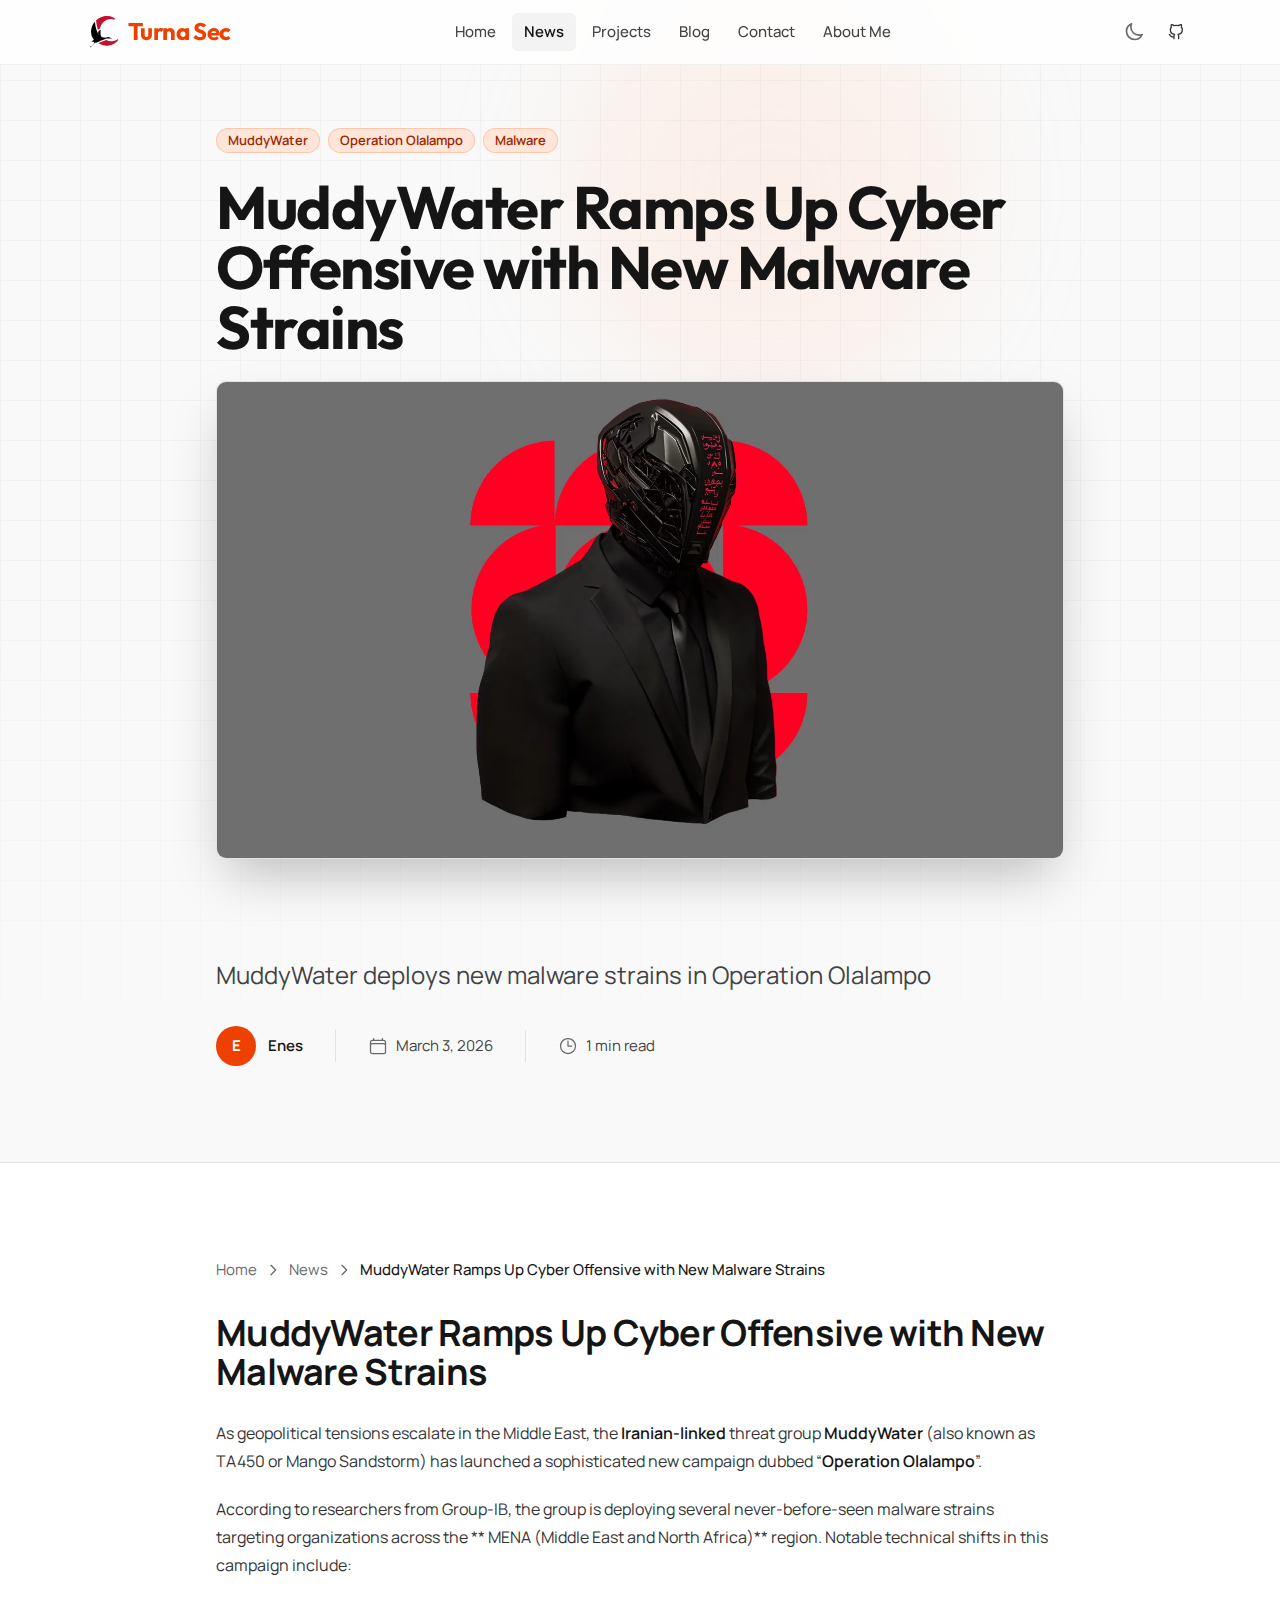
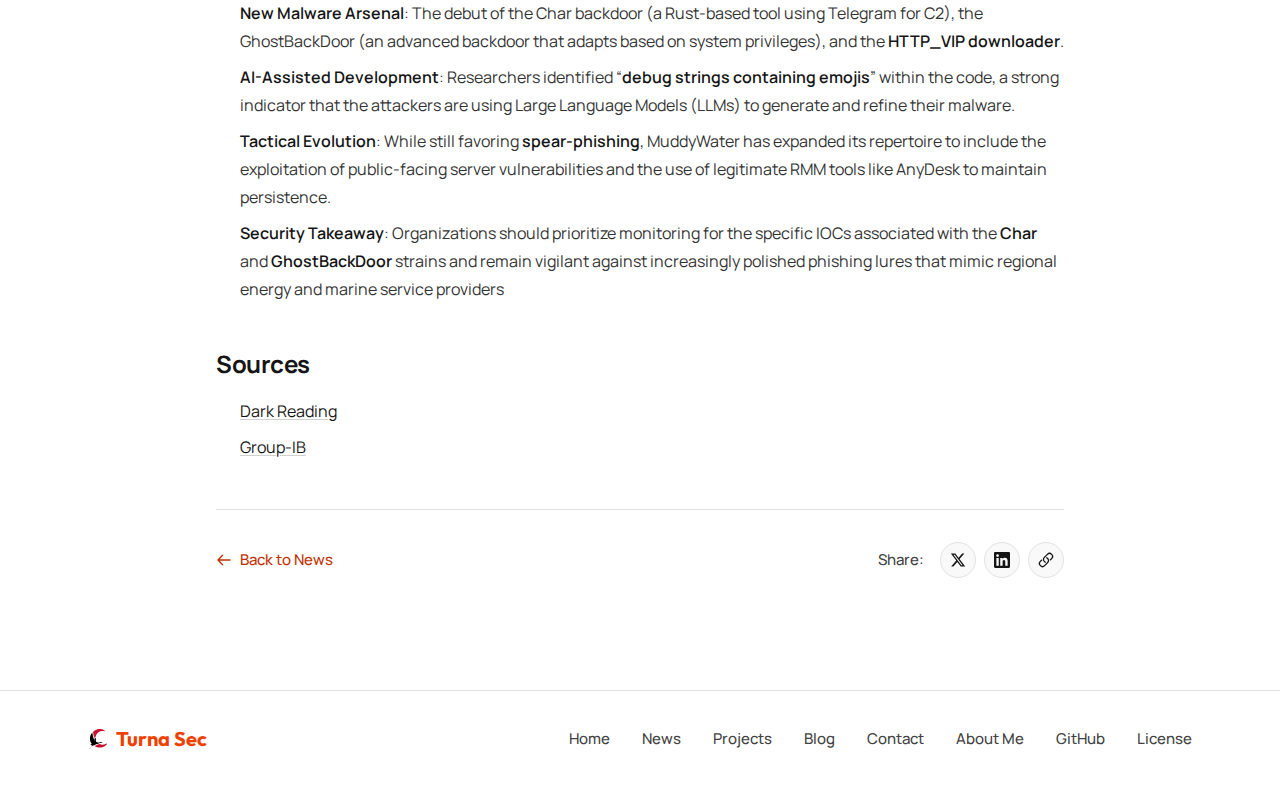
<file: news/muddy-water-operation-olalampo/index.html>
<!DOCTYPE html><html lang="en" class="scroll-smooth"> <head><meta charset="UTF-8"><meta name="viewport" content="width=device-width, initial-scale=1.0"><meta name="generator" content="Astro v6.0.0-beta.11"><!-- Velocity Fonts: Outfit (display), Manrope (body), JetBrains Mono (code) --><!-- Self-hosted via Fontsource — no external requests, CSP-safe --><!-- Favicon --><link rel="icon" type="image/svg+xml" href="/favicon.svg"><link rel="manifest" href="/manifest.webmanifest"><meta name="theme-color" content="#F94C10"><!-- SEO --><!-- Primary Meta Tags --><title> MuddyWater Ramps Up Cyber Offensive with New Malware Strains — Turna Sec</title><meta name="description" content="MuddyWater deploys new malware strains in Operation Olalampo"><link rel="canonical" href="https://turnasec.com/news/muddy-water-operation-olalampo/"><meta name="robots" content="index, follow"><!-- Open Graph --><meta property="og:title" content=" MuddyWater Ramps Up Cyber Offensive with New Malware Strains — Turna Sec"><meta property="og:type" content="article"><meta property="og:image" content="https://turnasec.com/_astro/muddywater-operation-olalampo.iRtnHOs_.png"><meta property="og:url" content="https://turnasec.com/news/muddy-water-operation-olalampo/"><meta property="og:description" content="MuddyWater deploys new malware strains in Operation Olalampo"><meta property="og:site_name" content="Turna Sec"><meta property="og:locale" content="en_US"><meta property="og:image:alt" content=" MuddyWater Ramps Up Cyber Offensive with New Malware Strains"><meta property="og:image:type" content="image/png"><!-- Article Metadata --><meta property="article:published_time" content="2026-03-03T00:00:00.000Z"><meta property="article:author" content="Enes"><meta property="article:tag" content="MuddyWater"><meta property="article:tag" content="Operation Olalampo"><meta property="article:tag" content="Malware"><!-- Twitter Card --><meta name="twitter:card" content="summary_large_image"><meta name="twitter:title" content=" MuddyWater Ramps Up Cyber Offensive with New Malware Strains — Turna Sec"><meta name="twitter:description" content="MuddyWater deploys new malware strains in Operation Olalampo"><meta name="twitter:image" content="https://turnasec.com/_astro/muddywater-operation-olalampo.iRtnHOs_.png"><!-- Verification --><!-- RSS Feed --><link rel="alternate" type="application/rss+xml" title="Turna Sec RSS Feed" href="/rss.xml"><!-- JSON-LD Structured Data --><script type="application/ld+json">{"@context":"https://schema.org","@type":"WebSite","name":"Turna Sec","url":"https://turnasec.com","description":"A Blog on web security, technology and recent updates.","potentialAction":{"@type":"SearchAction","target":{"@type":"EntryPoint","urlTemplate":"https://turnasec.com/search?q={search_term_string}"},"query-input":{"@type":"PropertyValueSpecification","valueRequired":true,"valueName":"search_term_string"}}}</script><!-- Analytics (loads if PUBLIC_GA_MEASUREMENT_ID or PUBLIC_GTM_ID is set) --><!-- Theme script (runs before render to prevent flash) --><script>
      (function () {
        const theme = localStorage.getItem('theme');
        const systemDark = window.matchMedia('(prefers-color-scheme: dark)').matches;

        if (theme === 'dark' || (!theme && systemDark)) {
          document.documentElement.classList.add('dark');
        } else {
          document.documentElement.classList.remove('dark');
        }
      })();
    </script><meta http-equiv="content-security-policy" content="font-src 'self';connect-src 'self' https://www.google-analytics.com https://www.googletagmanager.com;img-src 'self' data: https://www.googletagmanager.com https://i.pravatar.cc https://www.southwellmedia.com; script-src 'self' https://www.googletagmanager.com https://www.google-analytics.com 'sha256-ztyKCN5DcNS4fbWTf103cFdPKX98X+WfPhOT3wPVHtc=' 'sha256-L8KvJmfYwzsC5u50gV4ndlTNQL495oe5/g+UhPybD6Y=' 'sha256-4wwG+7rpwidfhyJ1Vm28HgVw9+ONDdF+Iq5qooE2Dao=' 'sha256-Ch/dKBXOHOmtEX5CSTt9X8kI3GL5HHyuyy7XvfqDpL0=' 'sha256-BF0290pkb3jxQsE7z00xR8Imp8X34FLC88L0lkMnrGw=' 'sha256-QzWFZi+FLIx23tnm9SBU4aEgx4x8DsuASP07mfqol/c=' 'sha256-0chmwFk0zaA528yFfGV7J9ppIpdfTPPULncDF3WG7Zs=' 'sha256-eIXWvAmxkr251LJZkjniEK5LcPF3NkapbJepohwYRIc=' 'sha256-Q2BPg90ZMplYY+FSdApNErhpWafg2hcRRbndmvxuL/Q=' 'sha256-U7a72oKuFFz8D7GUHLA1NZ0ciymHmDOc9T9aVDg2rWU=' 'sha256-p9VbHs/ClkQc+x63XdUjvCAgeWxA4ZGvpebJtMn9jbs=' 'sha256-47DEQpj8HBSa+/TImW+5JCeuQeRkm5NMpJWZG3hSuFU='; style-src 'self' 'sha256-55ZDIf57BGgqttz2CEpsWr4EwJF8ohMU29A79WDESLM=' 'sha256-vv9IoKo7BSLbWcUHr3tNmfNVmm5L/9Cfn2H6LMk7/ow=' 'sha256-47DEQpj8HBSa+/TImW+5JCeuQeRkm5NMpJWZG3hSuFU=';"><link rel="stylesheet" href="/_astro/Footer.Cs-uN-bX.css"><script type="module" src="/_astro/page.DRdgb3HH.js"></script></head> <body class="min-h-screen bg-background text-foreground antialiased"> <!-- Skip to content link --> <a href="#main-content" class="sr-only focus:not-sr-only focus:fixed focus:left-4 focus:top-4 focus:z-50 focus:rounded-md focus:bg-primary focus:px-4 focus:py-2 focus:text-primary-foreground">
Skip to content
</a> <header class="z-50 w-full fixed top-0 left-0 right-0 bg-background/80 backdrop-blur-lg border-b border-border/50" slot="header"> <div class="mx-auto max-w-6xl px-6 flex items-center justify-between h-16">  <a href="/" class="flex items-center gap-2"> <span class="inline-block">  <img src="/_astro/logomark.g24Xvlyu.svg" alt="Turna Sec Logo" class="h-8 w-8 block dark:hidden"> <img src="/_astro/logomark-dark.Dx9YYdnD.svg" alt="" class="h-8 w-8 hidden dark:block" aria-hidden="true">  </span> <span class="font-display text-xl font-bold tracking-tight text-brand-500"> Turna Sec </span> </a>  <nav class="hidden items-center gap-1 md:flex" aria-label="Main navigation"> <a href="/" class="nav-link rounded-md px-3 py-2 text-sm transition-all duration-(--transition-fast) nav-link-inactive font-medium text-foreground-muted hover:text-foreground hover:bg-secondary/70"> Home </a><a href="/news" class="nav-link rounded-md px-3 py-2 text-sm transition-all duration-(--transition-fast) nav-link-active font-semibold text-foreground bg-secondary" aria-current="page"> News </a><a href="/projects" class="nav-link rounded-md px-3 py-2 text-sm transition-all duration-(--transition-fast) nav-link-inactive font-medium text-foreground-muted hover:text-foreground hover:bg-secondary/70"> Projects </a><a href="/blog" class="nav-link rounded-md px-3 py-2 text-sm transition-all duration-(--transition-fast) nav-link-inactive font-medium text-foreground-muted hover:text-foreground hover:bg-secondary/70"> Blog </a><a href="/contact" class="nav-link rounded-md px-3 py-2 text-sm transition-all duration-(--transition-fast) nav-link-inactive font-medium text-foreground-muted hover:text-foreground hover:bg-secondary/70"> Contact </a><a href="/about" class="nav-link rounded-md px-3 py-2 text-sm transition-all duration-(--transition-fast) nav-link-inactive font-medium text-foreground-muted hover:text-foreground hover:bg-secondary/70"> About Me </a> </nav>  <div class="flex items-center gap-2"> <script type="module">function t(){const e=document.getElementById("theme-toggle");e&&e.addEventListener("click",()=>{document.documentElement.classList.contains("dark")?(document.documentElement.classList.remove("dark"),localStorage.setItem("theme","light")):(document.documentElement.classList.add("dark"),localStorage.setItem("theme","dark"))})}t();document.addEventListener("astro:after-swap",t);</script><button type="button" id="theme-toggle" class="inline-flex items-center justify-center rounded-md p-2 text-muted-foreground hover:text-foreground hover:bg-accent transition-colors duration-(--transition-fast) focus-visible:outline-none focus-visible:ring-2 focus-visible:ring-ring focus-visible:ring-offset-2" aria-label="Toggle theme"> <!-- Sun icon (shown in dark mode) --> <svg class="h-5 w-5 hidden dark:block" xmlns="http://www.w3.org/2000/svg" fill="none" viewBox="0 0 24 24" stroke="currentColor" stroke-width="2" aria-hidden="true"> <path stroke-linecap="round" stroke-linejoin="round" d="M12 3v2.25m6.364.386l-1.591 1.591M21 12h-2.25m-.386 6.364l-1.591-1.591M12 18.75V21m-4.773-4.227l-1.591 1.591M5.25 12H3m4.227-4.773L5.636 5.636M15.75 12a3.75 3.75 0 11-7.5 0 3.75 3.75 0 017.5 0z"></path> </svg> <!-- Moon icon (shown in light mode) --> <svg class="h-5 w-5 block dark:hidden" xmlns="http://www.w3.org/2000/svg" fill="none" viewBox="0 0 24 24" stroke="currentColor" stroke-width="2" aria-hidden="true"> <path stroke-linecap="round" stroke-linejoin="round" d="M21.752 15.002A9.718 9.718 0 0118 15.75c-5.385 0-9.75-4.365-9.75-9.75 0-1.33.266-2.597.748-3.752A9.753 9.753 0 003 11.25C3 16.635 7.365 21 12.75 21a9.753 9.753 0 009.002-5.998z"></path> </svg> </button> <a class="inline-flex items-center justify-center gap-2 font-medium transition-all duration-150 ease-out focus-visible:outline-none focus-visible:ring-2 focus-visible:ring-ring focus-visible:ring-offset-2 disabled:pointer-events-none disabled:opacity-50 [&#38;_svg]:pointer-events-none [&#38;_svg]:shrink-0 text-foreground-secondary hover:text-foreground hover:bg-secondary active:scale-[0.98] text-xs [&#38;_svg]:h-4 [&#38;_svg]:w-4 rounded-md h-8 w-8 px-0" href="https://github.com/theHapalua" target="_blank" rel="noopener noreferrer" aria-label="View on GitHub"> <svg xmlns="http://www.w3.org/2000/svg" viewBox="0 0 24 24" fill="none" stroke="currentColor" stroke-width="2" stroke-linecap="round" stroke-linejoin="round" class="w-4 h-4 shrink-0" aria-hidden="true"> <path d="M9 19c-5 1.5-5-2.5-7-3m14 6v-3.87a3.37 3.37 0 0 0-.94-2.61c3.14-.35 6.44-1.54 6.44-7A5.44 5.44 0 0 0 20 4.77 5.07 5.07 0 0 0 19.91 1S18.73.65 16 2.48a13.38 13.38 0 0 0-7 0C6.27.65 5.09 1 5.09 1A5.07 5.07 0 0 0 5 4.77a5.44 5.44 0 0 0-1.5 3.78c0 5.42 3.3 6.61 6.44 7A3.37 3.37 0 0 0 9 18.13V22"></path> </svg>  </a>  <button type="button" id="mobile-menu-button" class="inline-flex items-center justify-center rounded-md p-2 md:hidden text-foreground-muted hover:text-foreground hover:bg-secondary transition-colors focus-visible:ring-ring focus-visible:ring-2 focus-visible:outline-none" aria-expanded="false" aria-controls="mobile-menu" aria-label="Toggle menu"> <span class="menu-icon"> <svg xmlns="http://www.w3.org/2000/svg" viewBox="0 0 24 24" fill="none" stroke="currentColor" stroke-width="2" stroke-linecap="round" stroke-linejoin="round" class="w-5 h-5 shrink-0" aria-hidden="true"> <path d="M4 6h16"></path><path d="M4 12h16"></path><path d="M4 18h16"></path> </svg> </span> <span class="close-icon hidden"> <svg xmlns="http://www.w3.org/2000/svg" viewBox="0 0 24 24" fill="none" stroke="currentColor" stroke-width="2" stroke-linecap="round" stroke-linejoin="round" class="w-5 h-5 shrink-0" aria-hidden="true"> <path d="M18 6L6 18"></path><path d="M6 6l12 12"></path> </svg> </span> </button> </div> </div>  <div id="mobile-menu" class="border-border bg-background hidden origin-top scale-y-0 border-t opacity-0 shadow-[0_8px_24px_-12px_rgba(0,0,0,0.12)] md:hidden" role="navigation" aria-label="Mobile navigation"> <div class="mx-auto max-w-6xl space-y-1 px-6 py-4"> <a href="/" class="mobile-nav-link block rounded-md px-3 py-2 text-sm transition-all duration-(--transition-fast) mobile-nav-link-inactive text-foreground-muted hover:bg-secondary/70 hover:text-foreground font-medium"> Home </a><a href="/news" class="mobile-nav-link block rounded-md px-3 py-2 text-sm transition-all duration-(--transition-fast) mobile-nav-link-active bg-secondary text-foreground font-semibold" aria-current="page"> News </a><a href="/projects" class="mobile-nav-link block rounded-md px-3 py-2 text-sm transition-all duration-(--transition-fast) mobile-nav-link-inactive text-foreground-muted hover:bg-secondary/70 hover:text-foreground font-medium"> Projects </a><a href="/blog" class="mobile-nav-link block rounded-md px-3 py-2 text-sm transition-all duration-(--transition-fast) mobile-nav-link-inactive text-foreground-muted hover:bg-secondary/70 hover:text-foreground font-medium"> Blog </a><a href="/contact" class="mobile-nav-link block rounded-md px-3 py-2 text-sm transition-all duration-(--transition-fast) mobile-nav-link-inactive text-foreground-muted hover:bg-secondary/70 hover:text-foreground font-medium"> Contact </a><a href="/about" class="mobile-nav-link block rounded-md px-3 py-2 text-sm transition-all duration-(--transition-fast) mobile-nav-link-inactive text-foreground-muted hover:bg-secondary/70 hover:text-foreground font-medium"> About Me </a>  </div> </div> </header>  <div id="mobile-menu-backdrop" class="pointer-events-none fixed inset-0 z-40 opacity-0 transition-opacity duration-200 md:hidden" aria-hidden="true"></div> <script type="module">function r(){const o=document.getElementById("mobile-menu-button"),u=document.getElementById("mobile-menu"),t=document.getElementById("mobile-menu-backdrop"),c=o?.closest("header"),m=o?.querySelector(".menu-icon"),f=o?.querySelector(".close-icon");if(!o||!u||!m||!f||o.dataset.mobileMenuBound==="true")return;o.dataset.mobileMenuBound="true";const l=o,s=u,y=m,p=f;let i=!1,a=!1;function b(){if(i||a)return;a=!0,i=!0,l.setAttribute("aria-expanded","true"),y.classList.add("hidden"),p.classList.remove("hidden"),c&&c.classList.add("!bg-background");const e=document.querySelector("main"),n=document.querySelector("footer");e&&(e.style.transition="opacity 200ms, filter 200ms",e.style.opacity="0.3",e.style.filter="blur(4px)"),n&&(n.style.transition="opacity 200ms, filter 200ms",n.style.opacity="0.3",n.style.filter="blur(4px)"),s.classList.remove("hidden","animate-menu-up","opacity-0","scale-y-0"),s.classList.add("animate-menu-down"),t&&(t.classList.remove("pointer-events-none","animate-backdrop-out"),t.classList.add("animate-backdrop")),a=!1}function d(){if(!i||a)return;a=!0,l.setAttribute("aria-expanded","false"),y.classList.remove("hidden"),p.classList.add("hidden"),s.classList.remove("animate-menu-down"),s.classList.add("animate-menu-up"),t&&(t.classList.remove("animate-backdrop"),t.classList.add("animate-backdrop-out"));const e=document.querySelector("main"),n=document.querySelector("footer");e&&(e.style.opacity="1",e.style.filter="none"),n&&(n.style.opacity="1",n.style.filter="none"),setTimeout(()=>{s.classList.add("hidden","opacity-0","scale-y-0"),t&&t.classList.add("pointer-events-none"),c&&c.classList.remove("!bg-background"),i=!1,a=!1},200)}function L(){i?d():b()}l.addEventListener("click",L),t&&t.addEventListener("click",d),document.addEventListener("keydown",function(e){e.key==="Escape"&&i&&d()}),s.querySelectorAll("a").forEach(e=>{e.addEventListener("click",d)})}r();document.addEventListener("astro:page-load",r);document.addEventListener("astro:after-swap",r);</script> <main id="main-content" class="flex-1">    <header class="relative overflow-hidden bg-background-secondary border-b border-border pt-[var(--space-page-top)] pb-[var(--space-section)]"> <!-- Decorative grid pattern background --> <div class="absolute inset-0 bg-grid-pattern [mask-image:linear-gradient(to_bottom,white_50%,transparent)] pointer-events-none opacity-30"></div> <!-- Decorative blur blob --> <div class="absolute top-0 right-1/4 w-96 h-96 bg-brand-200/20 dark:bg-brand-800/10 rounded-full blur-3xl pointer-events-none"></div> <div class="relative mx-auto max-w-4xl px-6"> <!-- Tags --> <div class="mb-[var(--space-heading-gap)] flex flex-wrap gap-2"> <span class="inline-flex items-center rounded-full bg-brand-100 dark:bg-brand-900/30 px-3 py-1 text-xs font-semibold text-brand-700 dark:text-brand-300 ring-1 ring-inset ring-brand-200 dark:ring-brand-800"> MuddyWater </span><span class="inline-flex items-center rounded-full bg-brand-100 dark:bg-brand-900/30 px-3 py-1 text-xs font-semibold text-brand-700 dark:text-brand-300 ring-1 ring-inset ring-brand-200 dark:ring-brand-800"> Operation Olalampo </span><span class="inline-flex items-center rounded-full bg-brand-100 dark:bg-brand-900/30 px-3 py-1 text-xs font-semibold text-brand-700 dark:text-brand-300 ring-1 ring-inset ring-brand-200 dark:ring-brand-800"> Malware </span> </div> <!-- Title --> <h1 class="font-display text-4xl font-bold tracking-tight text-foreground md:text-5xl lg:text-6xl mb-[var(--space-heading-gap)]">  MuddyWater Ramps Up Cyber Offensive with New Malware Strains </h1> <div class="mx-auto max-w-5xl mb-[var(--space-section)]"> <div class="overflow-hidden rounded-xl border border-border shadow-2xl"> <img src="/_astro/muddywater-operation-olalampo.iRtnHOs__Z2wCzjn.webp" alt=" MuddyWater Ramps Up Cyber Offensive with New Malware Strains" loading="eager" decoding="async" fetchpriority="auto" width="1680" height="993" class="aspect-video w-full object-cover"> </div> </div> <!-- Description --> <p class="text-xl text-foreground-muted leading-relaxed max-w-3xl mb-[var(--space-stack-lg)]"> MuddyWater deploys new malware strains in Operation Olalampo </p> <!-- Meta info --> <div class="flex flex-wrap items-center gap-[var(--space-stack-lg)] text-sm text-foreground-muted"> <!-- Author --> <div class="flex items-center gap-3"> <div class="h-10 w-10 rounded-full bg-brand-500 flex items-center justify-center text-sm font-bold text-white shadow-sm"> E </div> <p class="font-semibold text-foreground">Enes</p> </div> <div class="h-8 w-px bg-border hidden md:block"></div> <!-- Published date --> <div class="flex items-center gap-2"> <svg class="h-5 w-5 text-foreground-subtle" fill="none" viewBox="0 0 24 24" stroke="currentColor" stroke-width="1.5"> <path stroke-linecap="round" stroke-linejoin="round" d="M6.75 3v2.25M17.25 3v2.25M3 18.75V7.5a2.25 2.25 0 012.25-2.25h13.5A2.25 2.25 0 0121 7.5v11.25m-18 0A2.25 2.25 0 005.25 21h13.5A2.25 2.25 0 0021 18.75m-18 0v-7.5A2.25 2.25 0 015.25 9h13.5A2.25 2.25 0 0121 11.25v7.5"></path> </svg> <time datetime="2026-03-03T00:00:00.000Z"> March 3, 2026 </time> </div>  <div class="h-8 w-px bg-border hidden md:block"></div> <!-- Reading time --> <div class="flex items-center gap-2"> <svg class="h-5 w-5 text-foreground-subtle" fill="none" viewBox="0 0 24 24" stroke="currentColor" stroke-width="1.5"> <path stroke-linecap="round" stroke-linejoin="round" d="M12 6v6h4.5m4.5 0a9 9 0 11-18 0 9 9 0 0118 0z"></path> </svg> <span>1 min read</span> </div> </div> </div> </header> <article class="py-12 pt-24"> <div class="mx-auto max-w-4xl px-6"> <!-- Breadcrumbs --> <script type="application/ld+json">{"@context":"https://schema.org","@type":"BreadcrumbList","itemListElement":[{"@type":"ListItem","position":1,"name":"Home","item":"https://turnasec.com/"},{"@type":"ListItem","position":2,"name":"News","item":"https://turnasec.com/news"},{"@type":"ListItem","position":3,"name":" MuddyWater Ramps Up Cyber Offensive with New Malware Strains","item":"https://turnasec.com"}]}</script> <nav aria-label="Breadcrumb" class="text-sm mb-8"> <ol class="flex flex-wrap items-center gap-2"> <li class="flex items-center gap-2">  <a href="/" class="text-muted-foreground hover:text-foreground transition-colors"> Home </a> </li><li class="flex items-center gap-2"> <svg class="h-4 w-4 text-muted-foreground" fill="none" viewBox="0 0 24 24" stroke="currentColor" aria-hidden="true"> <path stroke-linecap="round" stroke-linejoin="round" stroke-width="2" d="M9 5l7 7-7 7"></path> </svg> <a href="/news" class="text-muted-foreground hover:text-foreground transition-colors"> News </a> </li><li class="flex items-center gap-2"> <svg class="h-4 w-4 text-muted-foreground" fill="none" viewBox="0 0 24 24" stroke="currentColor" aria-hidden="true"> <path stroke-linecap="round" stroke-linejoin="round" stroke-width="2" d="M9 5l7 7-7 7"></path> </svg> <span class="text-foreground font-medium" aria-current="page">  MuddyWater Ramps Up Cyber Offensive with New Malware Strains </span> </li> </ol> </nav> <!-- Article Content --> <div class="prose prose-lg prose-headings:font-display prose-headings:font-bold prose-a:text-brand-600 hover:prose-a:text-brand-500 prose-code:text-brand-600 prose-code:bg-brand-50 prose-code:px-1 prose-code:py-0.5 prose-code:rounded prose-pre:bg-background-secondary prose-pre:border prose-pre:border-border dark:prose-invert dark:prose-a:text-brand-400 dark:hover:prose-a:text-brand-300 dark:prose-code:text-brand-400 dark:prose-code:bg-brand-900/30 max-w-none">  <h2 id="muddywater-ramps-up-cyber-offensive-with-new-malware-strains">MuddyWater Ramps Up Cyber Offensive with New Malware Strains</h2>
<p>As geopolitical tensions escalate in the Middle East, the <strong>Iranian-linked</strong> threat group <strong>MuddyWater</strong> (also known as TA450 or Mango Sandstorm) has launched a
sophisticated new campaign dubbed “<strong>Operation Olalampo</strong>”.</p>
<p>According to researchers from Group-IB, the group is deploying several never-before-seen malware strains targeting organizations across the **
MENA (Middle East and North Africa)** region. Notable technical shifts in this campaign include:</p>
<ul>
<li><strong>New Malware Arsenal</strong>: The debut of the Char backdoor (a Rust-based tool using Telegram for C2), the GhostBackDoor (an advanced backdoor that adapts based on
system privileges), and the <strong>HTTP_VIP downloader</strong>.</li>
<li><strong>AI-Assisted Development</strong>: Researchers identified “<strong>debug strings containing emojis</strong>” within the code, a strong indicator that the attackers are using Large
Language Models (LLMs) to generate and refine their malware.</li>
<li><strong>Tactical Evolution</strong>: While still favoring <strong>spear-phishing</strong>, MuddyWater has expanded its repertoire to include the exploitation of public-facing server
vulnerabilities and the use of legitimate RMM tools like AnyDesk to maintain persistence.</li>
<li><strong>Security Takeaway</strong>: Organizations should prioritize monitoring for the specific IOCs associated with the <strong>Char</strong> and <strong>GhostBackDoor</strong> strains and remain
vigilant against increasingly polished phishing lures that mimic regional energy and marine service providers</li>
</ul>
<h4 id="sources">Sources</h4>
<ul>
<li><a href="https://www.darkreading.com/threat-intelligence/iran-muddywater-new-malware-tensions-mount">Dark Reading</a></li>
<li><a href="https://www.group-ib.com/blog/muddywater-operation-olalampo/">Group-IB</a></li>
</ul>  </div> <!-- Article Footer --> <footer class="border-border mt-12 border-t pt-8"> <div class="flex flex-col gap-6 sm:flex-row sm:items-center sm:justify-between"> <!-- Back link --> <a href="/news" class="text-brand-600 hover:text-brand-500 dark:text-brand-400 dark:hover:text-brand-300 inline-flex items-center gap-2 text-sm font-medium transition-colors"> <svg class="h-4 w-4" xmlns="http://www.w3.org/2000/svg" fill="none" viewBox="0 0 24 24" stroke="currentColor" stroke-width="2"> <path stroke-linecap="round" stroke-linejoin="round" d="M10 19l-7-7m0 0l7-7m-7 7h18"></path> </svg>
Back to News
</a> <!-- Share buttons --> <div class="flex items-center gap-4"> <span class="text-sm font-medium text-foreground-muted">Share:</span> <div class="flex items-center gap-2"> <!-- Twitter/X --> <a href="https://twitter.com/intent/tweet?text=%20MuddyWater%20Ramps%20Up%20Cyber%20Offensive%20with%20New%20Malware%20Strains&url=https%3A%2F%2Fturnasec.com%2Fnews%2Fmuddy-water-operation-olalampo%2F" target="_blank" rel="noopener noreferrer" class="group inline-flex h-9 w-9 items-center justify-center rounded-full bg-background-secondary border border-border transition-all hover:bg-[#1DA1F2] hover:border-[#1DA1F2] hover:text-white" aria-label="Share on Twitter"> <svg class="h-4 w-4" fill="currentColor" viewBox="0 0 24 24"> <path d="M18.244 2.25h3.308l-7.227 8.26 8.502 11.24H16.17l-5.214-6.817L4.99 21.75H1.68l7.73-8.835L1.254 2.25H8.08l4.713 6.231zm-1.161 17.52h1.833L7.084 4.126H5.117z"></path> </svg> </a> <!-- LinkedIn --> <a href="https://www.linkedin.com/sharing/share-offsite/?url=https%3A%2F%2Fturnasec.com%2Fnews%2Fmuddy-water-operation-olalampo%2F" target="_blank" rel="noopener noreferrer" class="group inline-flex h-9 w-9 items-center justify-center rounded-full bg-background-secondary border border-border transition-all hover:bg-[#0077B5] hover:border-[#0077B5] hover:text-white" aria-label="Share on LinkedIn"> <svg class="h-4 w-4" fill="currentColor" viewBox="0 0 24 24"> <path d="M20.447 20.452h-3.554v-5.569c0-1.328-.027-3.037-1.852-3.037-1.853 0-2.136 1.445-2.136 2.939v5.667H9.351V9h3.414v1.561h.046c.477-.9 1.637-1.85 3.37-1.85 3.601 0 4.267 2.37 4.267 5.455v6.286zM5.337 7.433c-1.144 0-2.063-.926-2.063-2.065 0-1.138.92-2.063 2.063-2.063 1.14 0 2.064.925 2.064 2.063 0 1.139-.925 2.065-2.064 2.065zm1.782 13.019H3.555V9h3.564v11.452zM22.225 0H1.771C.792 0 0 .774 0 1.729v20.542C0 23.227.792 24 1.771 24h20.451C23.2 24 24 23.227 24 22.271V1.729C24 .774 23.2 0 22.222 0h.003z"></path> </svg> </a> <!-- Copy Link --> <button type="button" class="group inline-flex h-9 w-9 items-center justify-center rounded-full bg-background-secondary border border-border transition-all hover:bg-brand-500 hover:border-brand-500 hover:text-white copy-link-btn" aria-label="Copy link" data-url="https://turnasec.com/news/muddy-water-operation-olalampo/" data-copied-text="Copied!"> <svg class="h-4 w-4 copy-icon" fill="none" viewBox="0 0 24 24" stroke="currentColor" stroke-width="2"> <path stroke-linecap="round" stroke-linejoin="round" d="M13.19 8.688a4.5 4.5 0 011.242 7.244l-4.5 4.5a4.5 4.5 0 01-6.364-6.364l1.757-1.757m13.35-.622l1.757-1.757a4.5 4.5 0 00-6.364-6.364l-4.5 4.5a4.5 4.5 0 001.242 7.244"></path> </svg> <svg class="h-4 w-4 check-icon hidden" fill="none" viewBox="0 0 24 24" stroke="currentColor" stroke-width="2"> <path stroke-linecap="round" stroke-linejoin="round" d="M4.5 12.75l6 6 9-13.5"></path> </svg> </button> </div> </div> <script type="module">function n(){document.querySelectorAll(".copy-link-btn").forEach(e=>{e.addEventListener("click",async()=>{const i=e.getAttribute("data-url");if(i)try{await navigator.clipboard.writeText(i);const c=e.querySelector(".copy-icon"),t=e.querySelector(".check-icon");c&&t&&(c.classList.add("hidden"),t.classList.remove("hidden"),setTimeout(()=>{c.classList.remove("hidden"),t.classList.add("hidden")},2e3))}catch{}})})}n();document.addEventListener("astro:page-load",n);</script> </div> </footer> </div> </article>  <div class="mx-auto max-w-6xl px-6 pb-16">  </div>  </main> <footer class="py-[var(--space-stack-lg)] bg-surface-secondary border-t border-border" slot="footer"> <div class="mx-auto max-w-6xl px-6"> <div class="flex flex-col md:flex-row justify-between items-center gap-[var(--space-stack-lg)]">  <div class="flex flex-col items-center md:items-start gap-2"> <a href="/" class="flex items-center gap-2"> <span class="inline-block">  <img src="/_astro/logomark.g24Xvlyu.svg" alt="Turna Sec Logo" class="h-5 w-5 block dark:hidden"> <img src="/_astro/logomark-dark.Dx9YYdnD.svg" alt="" class="h-5 w-5 hidden dark:block" aria-hidden="true">  </span> <span class="font-display text-lg font-bold text-brand-500"> Turna Sec </span> </a>  </div>  <nav class="flex flex-wrap justify-center gap-[var(--space-inline-lg)] md:gap-[var(--space-stack-lg)] text-sm font-medium text-foreground-muted"> <a href="/" class="transition-colors hover:text-foreground"> Home </a><a href="/news" class="transition-colors hover:text-foreground"> News </a><a href="/projects" class="transition-colors hover:text-foreground"> Projects </a><a href="/blog" class="transition-colors hover:text-foreground"> Blog </a><a href="/contact" class="transition-colors hover:text-foreground"> Contact </a><a href="/about" class="transition-colors hover:text-foreground"> About Me </a><a href="https://github.com/theHapalua" class="transition-colors hover:text-foreground" target="_blank" rel="noopener noreferrer"> GitHub </a><a href="https://github.com/southwellmedia/velocity/blob/main/LICENSE" class="transition-colors hover:text-foreground" target="_blank" rel="noopener noreferrer"> License </a> </nav>   </div>    </div>   </footer> </body></html>
</file>
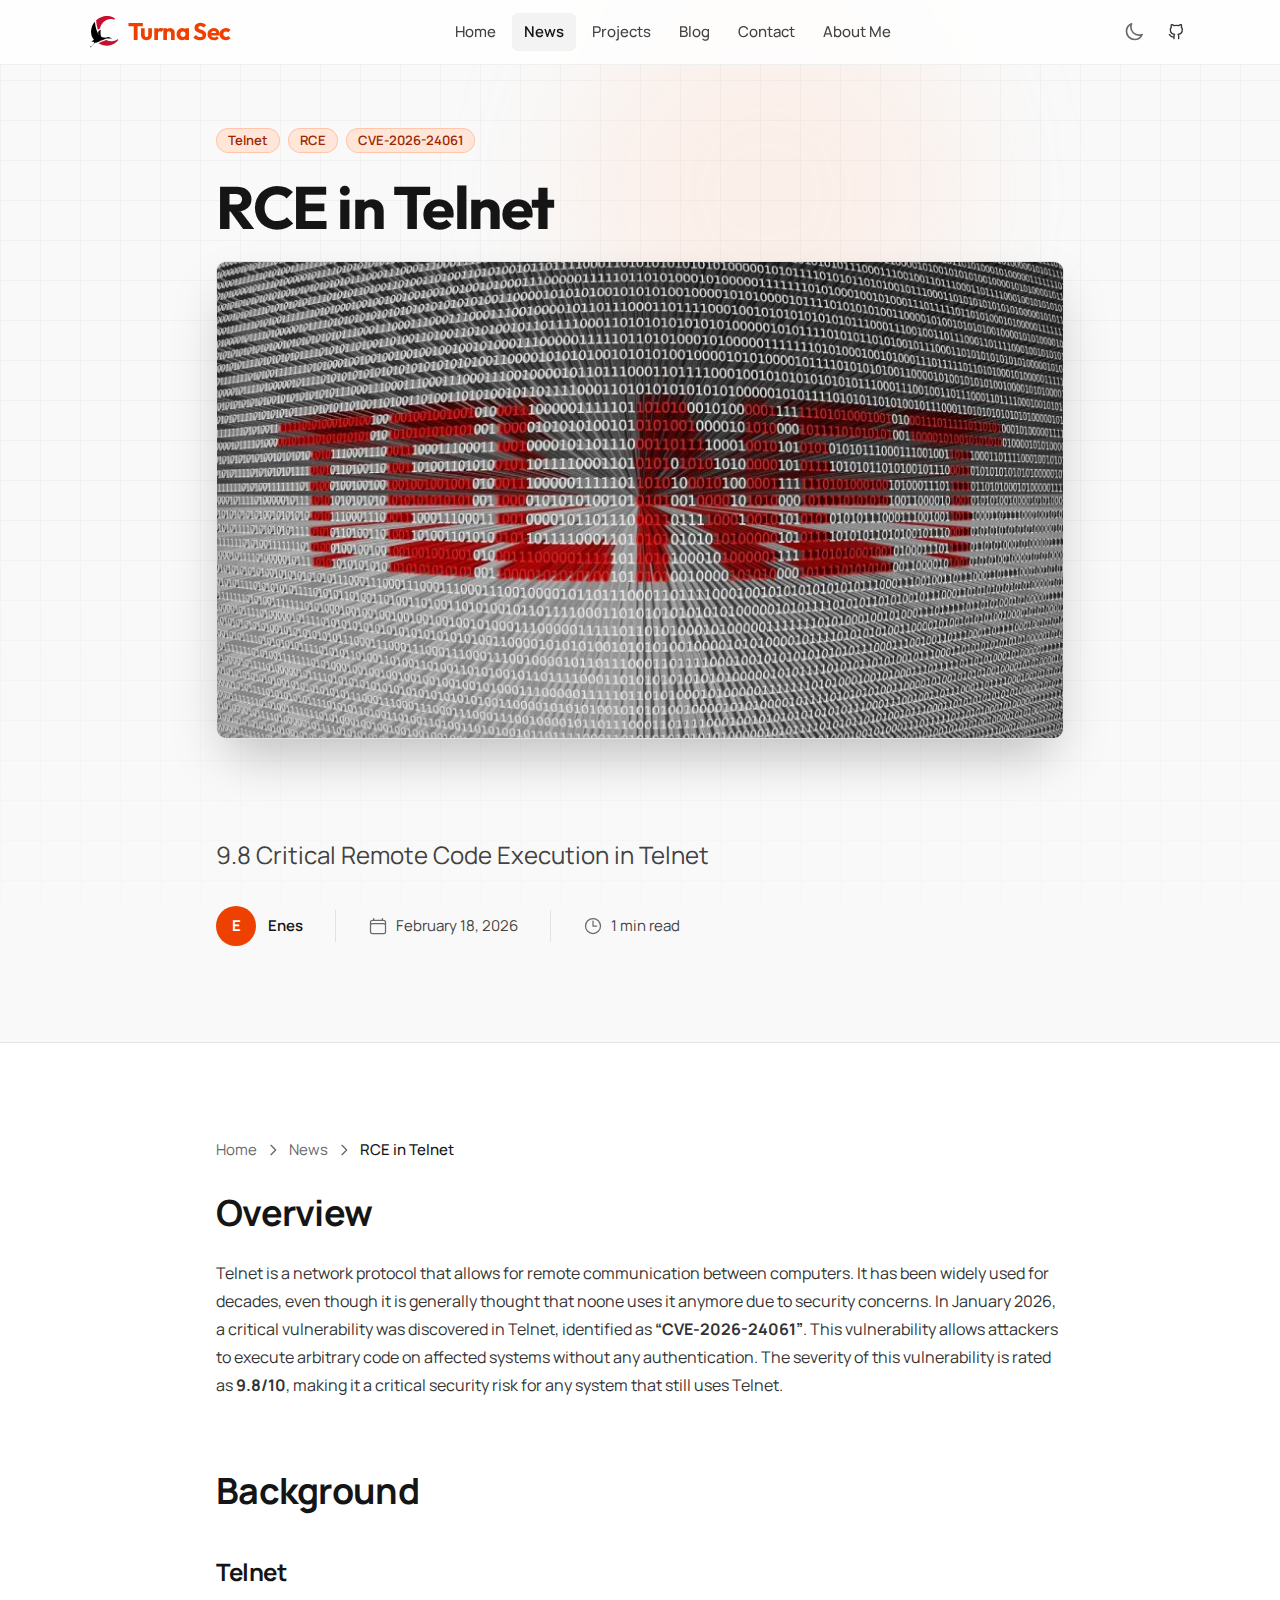
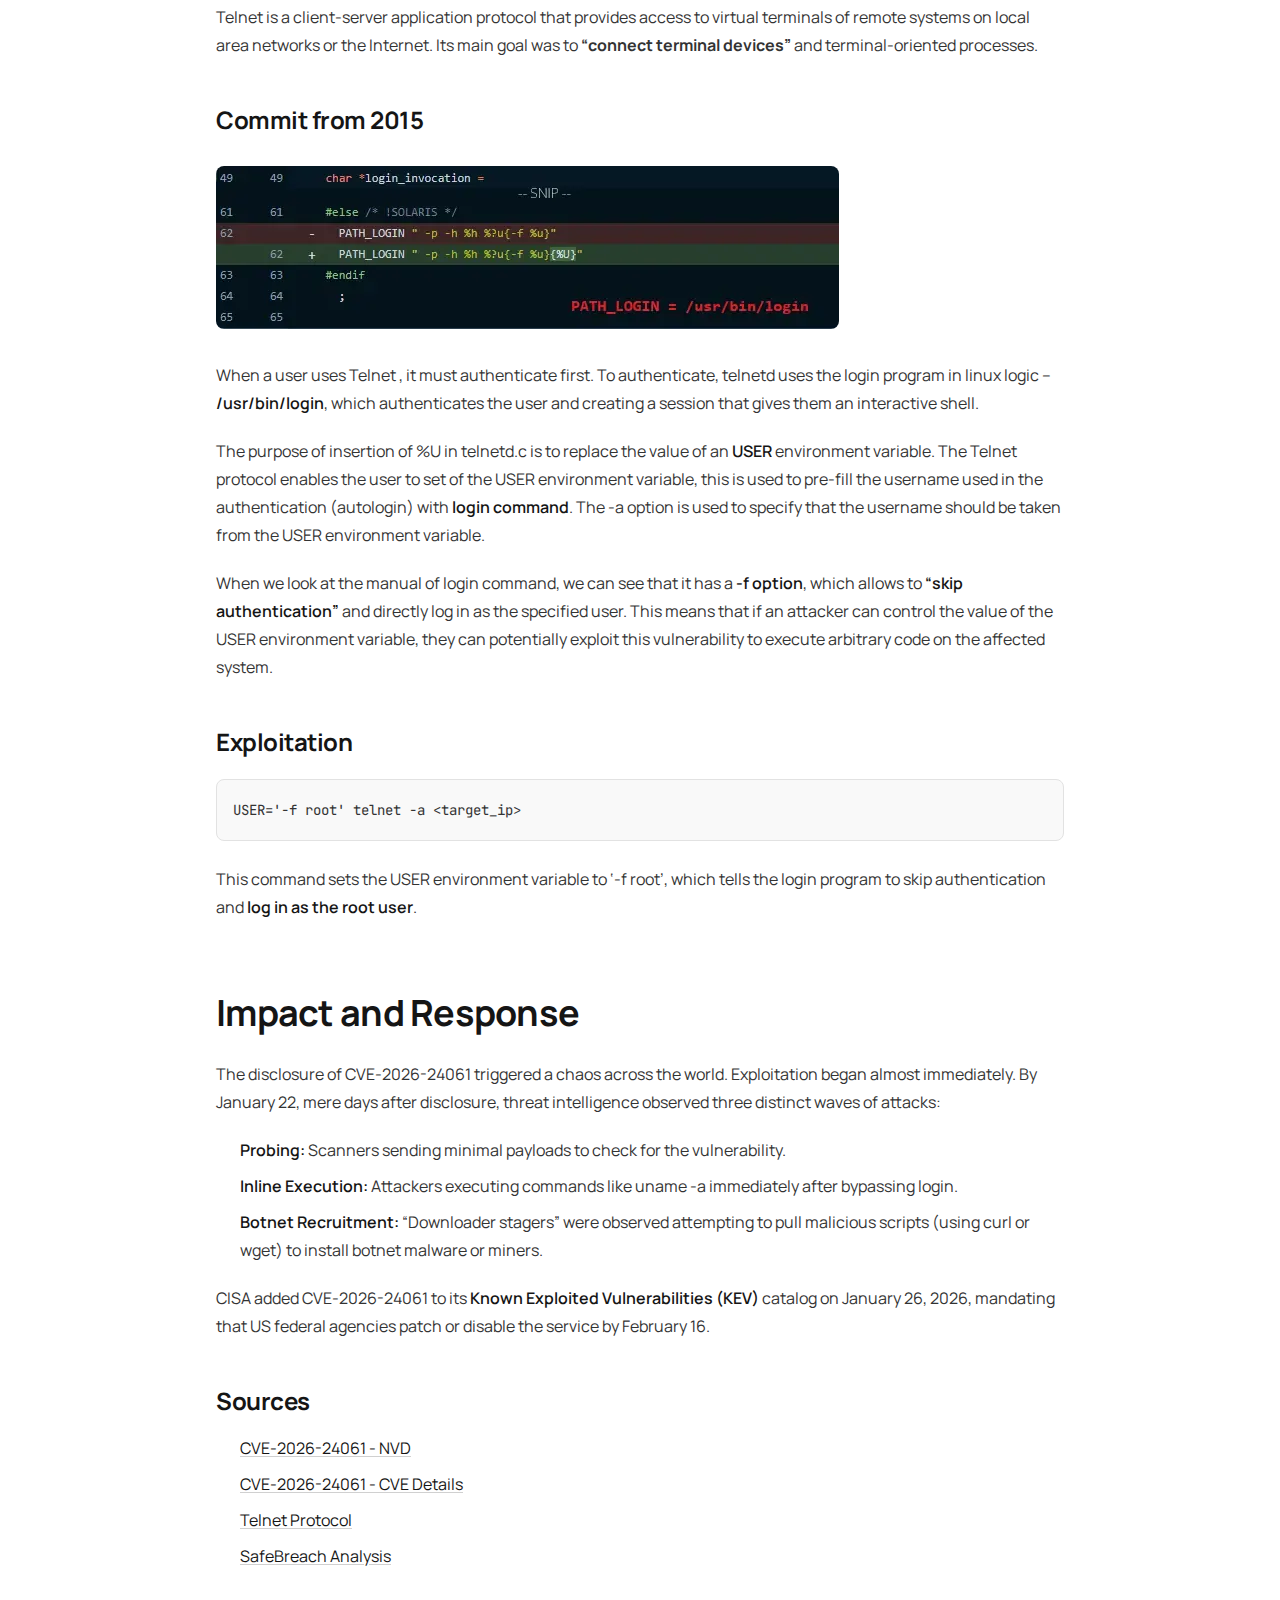
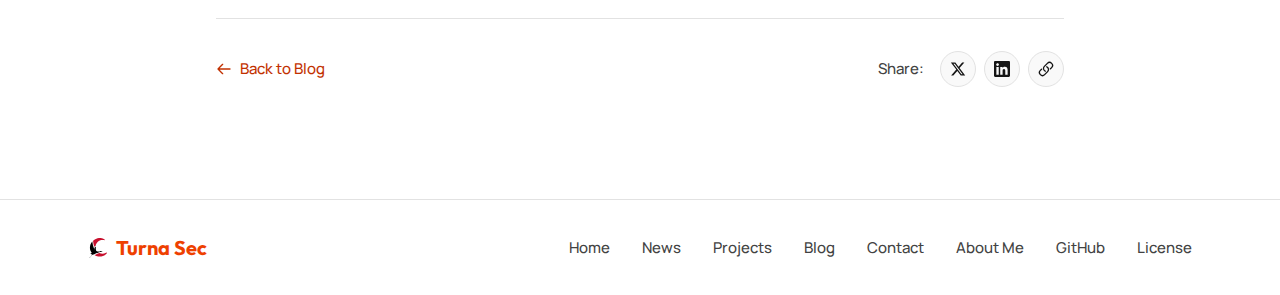
<file: news/rce-in-telnet/index.html>
<!DOCTYPE html><html lang="en" class="scroll-smooth"> <head><meta charset="UTF-8"><meta name="viewport" content="width=device-width, initial-scale=1.0"><meta name="generator" content="Astro v6.0.0-beta.11"><!-- Velocity Fonts: Outfit (display), Manrope (body), JetBrains Mono (code) --><!-- Self-hosted via Fontsource — no external requests, CSP-safe --><!-- Favicon --><link rel="icon" type="image/svg+xml" href="/favicon.svg"><link rel="manifest" href="/manifest.webmanifest"><meta name="theme-color" content="#F94C10"><!-- SEO --><!-- Primary Meta Tags --><title>RCE in Telnet — Turna Sec</title><meta name="description" content="9.8 Critical Remote Code Execution in Telnet"><link rel="canonical" href="https://turnasec.com/news/rce-in-telnet/"><meta name="robots" content="index, follow"><!-- Open Graph --><meta property="og:title" content="RCE in Telnet — Turna Sec"><meta property="og:type" content="article"><meta property="og:image" content="https://turnasec.com/_astro/rce-in-telnet.Be6-ZWFX.jpg"><meta property="og:url" content="https://turnasec.com/news/rce-in-telnet/"><meta property="og:description" content="9.8 Critical Remote Code Execution in Telnet"><meta property="og:site_name" content="Turna Sec"><meta property="og:locale" content="en_US"><meta property="og:image:alt" content="RCE in Telnet"><meta property="og:image:type" content="image/jpeg"><!-- Article Metadata --><meta property="article:published_time" content="2026-02-18T00:00:00.000Z"><meta property="article:author" content="Enes"><meta property="article:tag" content="Telnet"><meta property="article:tag" content="RCE"><meta property="article:tag" content="CVE-2026-24061"><!-- Twitter Card --><meta name="twitter:card" content="summary_large_image"><meta name="twitter:title" content="RCE in Telnet — Turna Sec"><meta name="twitter:description" content="9.8 Critical Remote Code Execution in Telnet"><meta name="twitter:image" content="https://turnasec.com/_astro/rce-in-telnet.Be6-ZWFX.jpg"><!-- Verification --><!-- RSS Feed --><link rel="alternate" type="application/rss+xml" title="Turna Sec RSS Feed" href="/rss.xml"><!-- JSON-LD Structured Data --><script type="application/ld+json">{"@context":"https://schema.org","@type":"WebSite","name":"Turna Sec","url":"https://turnasec.com","description":"A Blog on web security, technology and recent updates.","potentialAction":{"@type":"SearchAction","target":{"@type":"EntryPoint","urlTemplate":"https://turnasec.com/search?q={search_term_string}"},"query-input":{"@type":"PropertyValueSpecification","valueRequired":true,"valueName":"search_term_string"}}}</script><!-- Analytics (loads if PUBLIC_GA_MEASUREMENT_ID or PUBLIC_GTM_ID is set) --><!-- Theme script (runs before render to prevent flash) --><script>
      (function () {
        const theme = localStorage.getItem('theme');
        const systemDark = window.matchMedia('(prefers-color-scheme: dark)').matches;

        if (theme === 'dark' || (!theme && systemDark)) {
          document.documentElement.classList.add('dark');
        } else {
          document.documentElement.classList.remove('dark');
        }
      })();
    </script><meta http-equiv="content-security-policy" content="font-src 'self';connect-src 'self' https://www.google-analytics.com https://www.googletagmanager.com;img-src 'self' data: https://www.googletagmanager.com https://i.pravatar.cc https://www.southwellmedia.com; script-src 'self' https://www.googletagmanager.com https://www.google-analytics.com 'sha256-ztyKCN5DcNS4fbWTf103cFdPKX98X+WfPhOT3wPVHtc=' 'sha256-L8KvJmfYwzsC5u50gV4ndlTNQL495oe5/g+UhPybD6Y=' 'sha256-4wwG+7rpwidfhyJ1Vm28HgVw9+ONDdF+Iq5qooE2Dao=' 'sha256-Ch/dKBXOHOmtEX5CSTt9X8kI3GL5HHyuyy7XvfqDpL0=' 'sha256-BF0290pkb3jxQsE7z00xR8Imp8X34FLC88L0lkMnrGw=' 'sha256-QzWFZi+FLIx23tnm9SBU4aEgx4x8DsuASP07mfqol/c=' 'sha256-0chmwFk0zaA528yFfGV7J9ppIpdfTPPULncDF3WG7Zs=' 'sha256-eIXWvAmxkr251LJZkjniEK5LcPF3NkapbJepohwYRIc=' 'sha256-Q2BPg90ZMplYY+FSdApNErhpWafg2hcRRbndmvxuL/Q=' 'sha256-U7a72oKuFFz8D7GUHLA1NZ0ciymHmDOc9T9aVDg2rWU=' 'sha256-p9VbHs/ClkQc+x63XdUjvCAgeWxA4ZGvpebJtMn9jbs=' 'sha256-47DEQpj8HBSa+/TImW+5JCeuQeRkm5NMpJWZG3hSuFU='; style-src 'self' 'sha256-55ZDIf57BGgqttz2CEpsWr4EwJF8ohMU29A79WDESLM=' 'sha256-vv9IoKo7BSLbWcUHr3tNmfNVmm5L/9Cfn2H6LMk7/ow=' 'sha256-47DEQpj8HBSa+/TImW+5JCeuQeRkm5NMpJWZG3hSuFU=';"><link rel="stylesheet" href="/_astro/Footer.Cs-uN-bX.css"><script type="module" src="/_astro/page.DRdgb3HH.js"></script></head> <body class="min-h-screen bg-background text-foreground antialiased"> <!-- Skip to content link --> <a href="#main-content" class="sr-only focus:not-sr-only focus:fixed focus:left-4 focus:top-4 focus:z-50 focus:rounded-md focus:bg-primary focus:px-4 focus:py-2 focus:text-primary-foreground">
Skip to content
</a> <header class="z-50 w-full fixed top-0 left-0 right-0 bg-background/80 backdrop-blur-lg border-b border-border/50" slot="header"> <div class="mx-auto max-w-6xl px-6 flex items-center justify-between h-16">  <a href="/" class="flex items-center gap-2"> <span class="inline-block">  <img src="/_astro/logomark.g24Xvlyu.svg" alt="Turna Sec Logo" class="h-8 w-8 block dark:hidden"> <img src="/_astro/logomark-dark.Dx9YYdnD.svg" alt="" class="h-8 w-8 hidden dark:block" aria-hidden="true">  </span> <span class="font-display text-xl font-bold tracking-tight text-brand-500"> Turna Sec </span> </a>  <nav class="hidden items-center gap-1 md:flex" aria-label="Main navigation"> <a href="/" class="nav-link rounded-md px-3 py-2 text-sm transition-all duration-(--transition-fast) nav-link-inactive font-medium text-foreground-muted hover:text-foreground hover:bg-secondary/70"> Home </a><a href="/news" class="nav-link rounded-md px-3 py-2 text-sm transition-all duration-(--transition-fast) nav-link-active font-semibold text-foreground bg-secondary" aria-current="page"> News </a><a href="/projects" class="nav-link rounded-md px-3 py-2 text-sm transition-all duration-(--transition-fast) nav-link-inactive font-medium text-foreground-muted hover:text-foreground hover:bg-secondary/70"> Projects </a><a href="/blog" class="nav-link rounded-md px-3 py-2 text-sm transition-all duration-(--transition-fast) nav-link-inactive font-medium text-foreground-muted hover:text-foreground hover:bg-secondary/70"> Blog </a><a href="/contact" class="nav-link rounded-md px-3 py-2 text-sm transition-all duration-(--transition-fast) nav-link-inactive font-medium text-foreground-muted hover:text-foreground hover:bg-secondary/70"> Contact </a><a href="/about" class="nav-link rounded-md px-3 py-2 text-sm transition-all duration-(--transition-fast) nav-link-inactive font-medium text-foreground-muted hover:text-foreground hover:bg-secondary/70"> About Me </a> </nav>  <div class="flex items-center gap-2"> <script type="module">function t(){const e=document.getElementById("theme-toggle");e&&e.addEventListener("click",()=>{document.documentElement.classList.contains("dark")?(document.documentElement.classList.remove("dark"),localStorage.setItem("theme","light")):(document.documentElement.classList.add("dark"),localStorage.setItem("theme","dark"))})}t();document.addEventListener("astro:after-swap",t);</script><button type="button" id="theme-toggle" class="inline-flex items-center justify-center rounded-md p-2 text-muted-foreground hover:text-foreground hover:bg-accent transition-colors duration-(--transition-fast) focus-visible:outline-none focus-visible:ring-2 focus-visible:ring-ring focus-visible:ring-offset-2" aria-label="Toggle theme"> <!-- Sun icon (shown in dark mode) --> <svg class="h-5 w-5 hidden dark:block" xmlns="http://www.w3.org/2000/svg" fill="none" viewBox="0 0 24 24" stroke="currentColor" stroke-width="2" aria-hidden="true"> <path stroke-linecap="round" stroke-linejoin="round" d="M12 3v2.25m6.364.386l-1.591 1.591M21 12h-2.25m-.386 6.364l-1.591-1.591M12 18.75V21m-4.773-4.227l-1.591 1.591M5.25 12H3m4.227-4.773L5.636 5.636M15.75 12a3.75 3.75 0 11-7.5 0 3.75 3.75 0 017.5 0z"></path> </svg> <!-- Moon icon (shown in light mode) --> <svg class="h-5 w-5 block dark:hidden" xmlns="http://www.w3.org/2000/svg" fill="none" viewBox="0 0 24 24" stroke="currentColor" stroke-width="2" aria-hidden="true"> <path stroke-linecap="round" stroke-linejoin="round" d="M21.752 15.002A9.718 9.718 0 0118 15.75c-5.385 0-9.75-4.365-9.75-9.75 0-1.33.266-2.597.748-3.752A9.753 9.753 0 003 11.25C3 16.635 7.365 21 12.75 21a9.753 9.753 0 009.002-5.998z"></path> </svg> </button> <a class="inline-flex items-center justify-center gap-2 font-medium transition-all duration-150 ease-out focus-visible:outline-none focus-visible:ring-2 focus-visible:ring-ring focus-visible:ring-offset-2 disabled:pointer-events-none disabled:opacity-50 [&#38;_svg]:pointer-events-none [&#38;_svg]:shrink-0 text-foreground-secondary hover:text-foreground hover:bg-secondary active:scale-[0.98] text-xs [&#38;_svg]:h-4 [&#38;_svg]:w-4 rounded-md h-8 w-8 px-0" href="https://github.com/theHapalua" target="_blank" rel="noopener noreferrer" aria-label="View on GitHub"> <svg xmlns="http://www.w3.org/2000/svg" viewBox="0 0 24 24" fill="none" stroke="currentColor" stroke-width="2" stroke-linecap="round" stroke-linejoin="round" class="w-4 h-4 shrink-0" aria-hidden="true"> <path d="M9 19c-5 1.5-5-2.5-7-3m14 6v-3.87a3.37 3.37 0 0 0-.94-2.61c3.14-.35 6.44-1.54 6.44-7A5.44 5.44 0 0 0 20 4.77 5.07 5.07 0 0 0 19.91 1S18.73.65 16 2.48a13.38 13.38 0 0 0-7 0C6.27.65 5.09 1 5.09 1A5.07 5.07 0 0 0 5 4.77a5.44 5.44 0 0 0-1.5 3.78c0 5.42 3.3 6.61 6.44 7A3.37 3.37 0 0 0 9 18.13V22"></path> </svg>  </a>  <button type="button" id="mobile-menu-button" class="inline-flex items-center justify-center rounded-md p-2 md:hidden text-foreground-muted hover:text-foreground hover:bg-secondary transition-colors focus-visible:ring-ring focus-visible:ring-2 focus-visible:outline-none" aria-expanded="false" aria-controls="mobile-menu" aria-label="Toggle menu"> <span class="menu-icon"> <svg xmlns="http://www.w3.org/2000/svg" viewBox="0 0 24 24" fill="none" stroke="currentColor" stroke-width="2" stroke-linecap="round" stroke-linejoin="round" class="w-5 h-5 shrink-0" aria-hidden="true"> <path d="M4 6h16"></path><path d="M4 12h16"></path><path d="M4 18h16"></path> </svg> </span> <span class="close-icon hidden"> <svg xmlns="http://www.w3.org/2000/svg" viewBox="0 0 24 24" fill="none" stroke="currentColor" stroke-width="2" stroke-linecap="round" stroke-linejoin="round" class="w-5 h-5 shrink-0" aria-hidden="true"> <path d="M18 6L6 18"></path><path d="M6 6l12 12"></path> </svg> </span> </button> </div> </div>  <div id="mobile-menu" class="border-border bg-background hidden origin-top scale-y-0 border-t opacity-0 shadow-[0_8px_24px_-12px_rgba(0,0,0,0.12)] md:hidden" role="navigation" aria-label="Mobile navigation"> <div class="mx-auto max-w-6xl space-y-1 px-6 py-4"> <a href="/" class="mobile-nav-link block rounded-md px-3 py-2 text-sm transition-all duration-(--transition-fast) mobile-nav-link-inactive text-foreground-muted hover:bg-secondary/70 hover:text-foreground font-medium"> Home </a><a href="/news" class="mobile-nav-link block rounded-md px-3 py-2 text-sm transition-all duration-(--transition-fast) mobile-nav-link-active bg-secondary text-foreground font-semibold" aria-current="page"> News </a><a href="/projects" class="mobile-nav-link block rounded-md px-3 py-2 text-sm transition-all duration-(--transition-fast) mobile-nav-link-inactive text-foreground-muted hover:bg-secondary/70 hover:text-foreground font-medium"> Projects </a><a href="/blog" class="mobile-nav-link block rounded-md px-3 py-2 text-sm transition-all duration-(--transition-fast) mobile-nav-link-inactive text-foreground-muted hover:bg-secondary/70 hover:text-foreground font-medium"> Blog </a><a href="/contact" class="mobile-nav-link block rounded-md px-3 py-2 text-sm transition-all duration-(--transition-fast) mobile-nav-link-inactive text-foreground-muted hover:bg-secondary/70 hover:text-foreground font-medium"> Contact </a><a href="/about" class="mobile-nav-link block rounded-md px-3 py-2 text-sm transition-all duration-(--transition-fast) mobile-nav-link-inactive text-foreground-muted hover:bg-secondary/70 hover:text-foreground font-medium"> About Me </a>  </div> </div> </header>  <div id="mobile-menu-backdrop" class="pointer-events-none fixed inset-0 z-40 opacity-0 transition-opacity duration-200 md:hidden" aria-hidden="true"></div> <script type="module">function r(){const o=document.getElementById("mobile-menu-button"),u=document.getElementById("mobile-menu"),t=document.getElementById("mobile-menu-backdrop"),c=o?.closest("header"),m=o?.querySelector(".menu-icon"),f=o?.querySelector(".close-icon");if(!o||!u||!m||!f||o.dataset.mobileMenuBound==="true")return;o.dataset.mobileMenuBound="true";const l=o,s=u,y=m,p=f;let i=!1,a=!1;function b(){if(i||a)return;a=!0,i=!0,l.setAttribute("aria-expanded","true"),y.classList.add("hidden"),p.classList.remove("hidden"),c&&c.classList.add("!bg-background");const e=document.querySelector("main"),n=document.querySelector("footer");e&&(e.style.transition="opacity 200ms, filter 200ms",e.style.opacity="0.3",e.style.filter="blur(4px)"),n&&(n.style.transition="opacity 200ms, filter 200ms",n.style.opacity="0.3",n.style.filter="blur(4px)"),s.classList.remove("hidden","animate-menu-up","opacity-0","scale-y-0"),s.classList.add("animate-menu-down"),t&&(t.classList.remove("pointer-events-none","animate-backdrop-out"),t.classList.add("animate-backdrop")),a=!1}function d(){if(!i||a)return;a=!0,l.setAttribute("aria-expanded","false"),y.classList.remove("hidden"),p.classList.add("hidden"),s.classList.remove("animate-menu-down"),s.classList.add("animate-menu-up"),t&&(t.classList.remove("animate-backdrop"),t.classList.add("animate-backdrop-out"));const e=document.querySelector("main"),n=document.querySelector("footer");e&&(e.style.opacity="1",e.style.filter="none"),n&&(n.style.opacity="1",n.style.filter="none"),setTimeout(()=>{s.classList.add("hidden","opacity-0","scale-y-0"),t&&t.classList.add("pointer-events-none"),c&&c.classList.remove("!bg-background"),i=!1,a=!1},200)}function L(){i?d():b()}l.addEventListener("click",L),t&&t.addEventListener("click",d),document.addEventListener("keydown",function(e){e.key==="Escape"&&i&&d()}),s.querySelectorAll("a").forEach(e=>{e.addEventListener("click",d)})}r();document.addEventListener("astro:page-load",r);document.addEventListener("astro:after-swap",r);</script> <main id="main-content" class="flex-1">    <header class="relative overflow-hidden bg-background-secondary border-b border-border pt-[var(--space-page-top)] pb-[var(--space-section)]"> <!-- Decorative grid pattern background --> <div class="absolute inset-0 bg-grid-pattern [mask-image:linear-gradient(to_bottom,white_50%,transparent)] pointer-events-none opacity-30"></div> <!-- Decorative blur blob --> <div class="absolute top-0 right-1/4 w-96 h-96 bg-brand-200/20 dark:bg-brand-800/10 rounded-full blur-3xl pointer-events-none"></div> <div class="relative mx-auto max-w-4xl px-6"> <!-- Tags --> <div class="mb-[var(--space-heading-gap)] flex flex-wrap gap-2"> <span class="inline-flex items-center rounded-full bg-brand-100 dark:bg-brand-900/30 px-3 py-1 text-xs font-semibold text-brand-700 dark:text-brand-300 ring-1 ring-inset ring-brand-200 dark:ring-brand-800"> Telnet </span><span class="inline-flex items-center rounded-full bg-brand-100 dark:bg-brand-900/30 px-3 py-1 text-xs font-semibold text-brand-700 dark:text-brand-300 ring-1 ring-inset ring-brand-200 dark:ring-brand-800"> RCE </span><span class="inline-flex items-center rounded-full bg-brand-100 dark:bg-brand-900/30 px-3 py-1 text-xs font-semibold text-brand-700 dark:text-brand-300 ring-1 ring-inset ring-brand-200 dark:ring-brand-800"> CVE-2026-24061 </span> </div> <!-- Title --> <h1 class="font-display text-4xl font-bold tracking-tight text-foreground md:text-5xl lg:text-6xl mb-[var(--space-heading-gap)]"> RCE in Telnet </h1> <div class="mx-auto max-w-5xl mb-[var(--space-section)]"> <div class="overflow-hidden rounded-xl border border-border shadow-2xl"> <img src="/_astro/rce-in-telnet.Be6-ZWFX_Z1Nwo0t.webp" alt="RCE in Telnet" loading="eager" decoding="async" fetchpriority="auto" width="860" height="520" class="aspect-video w-full object-cover"> </div> </div> <!-- Description --> <p class="text-xl text-foreground-muted leading-relaxed max-w-3xl mb-[var(--space-stack-lg)]"> 9.8 Critical Remote Code Execution in Telnet </p> <!-- Meta info --> <div class="flex flex-wrap items-center gap-[var(--space-stack-lg)] text-sm text-foreground-muted"> <!-- Author --> <div class="flex items-center gap-3"> <div class="h-10 w-10 rounded-full bg-brand-500 flex items-center justify-center text-sm font-bold text-white shadow-sm"> E </div> <p class="font-semibold text-foreground">Enes</p> </div> <div class="h-8 w-px bg-border hidden md:block"></div> <!-- Published date --> <div class="flex items-center gap-2"> <svg class="h-5 w-5 text-foreground-subtle" fill="none" viewBox="0 0 24 24" stroke="currentColor" stroke-width="1.5"> <path stroke-linecap="round" stroke-linejoin="round" d="M6.75 3v2.25M17.25 3v2.25M3 18.75V7.5a2.25 2.25 0 012.25-2.25h13.5A2.25 2.25 0 0121 7.5v11.25m-18 0A2.25 2.25 0 005.25 21h13.5A2.25 2.25 0 0021 18.75m-18 0v-7.5A2.25 2.25 0 015.25 9h13.5A2.25 2.25 0 0121 11.25v7.5"></path> </svg> <time datetime="2026-02-18T00:00:00.000Z"> February 18, 2026 </time> </div>  <div class="h-8 w-px bg-border hidden md:block"></div> <!-- Reading time --> <div class="flex items-center gap-2"> <svg class="h-5 w-5 text-foreground-subtle" fill="none" viewBox="0 0 24 24" stroke="currentColor" stroke-width="1.5"> <path stroke-linecap="round" stroke-linejoin="round" d="M12 6v6h4.5m4.5 0a9 9 0 11-18 0 9 9 0 0118 0z"></path> </svg> <span>1 min read</span> </div> </div> </div> </header> <article class="py-12 pt-24"> <div class="mx-auto max-w-4xl px-6"> <!-- Breadcrumbs --> <script type="application/ld+json">{"@context":"https://schema.org","@type":"BreadcrumbList","itemListElement":[{"@type":"ListItem","position":1,"name":"Home","item":"https://turnasec.com/"},{"@type":"ListItem","position":2,"name":"News","item":"https://turnasec.com/news"},{"@type":"ListItem","position":3,"name":"RCE in Telnet","item":"https://turnasec.com"}]}</script> <nav aria-label="Breadcrumb" class="text-sm mb-8"> <ol class="flex flex-wrap items-center gap-2"> <li class="flex items-center gap-2">  <a href="/" class="text-muted-foreground hover:text-foreground transition-colors"> Home </a> </li><li class="flex items-center gap-2"> <svg class="h-4 w-4 text-muted-foreground" fill="none" viewBox="0 0 24 24" stroke="currentColor" aria-hidden="true"> <path stroke-linecap="round" stroke-linejoin="round" stroke-width="2" d="M9 5l7 7-7 7"></path> </svg> <a href="/news" class="text-muted-foreground hover:text-foreground transition-colors"> News </a> </li><li class="flex items-center gap-2"> <svg class="h-4 w-4 text-muted-foreground" fill="none" viewBox="0 0 24 24" stroke="currentColor" aria-hidden="true"> <path stroke-linecap="round" stroke-linejoin="round" stroke-width="2" d="M9 5l7 7-7 7"></path> </svg> <span class="text-foreground font-medium" aria-current="page"> RCE in Telnet </span> </li> </ol> </nav> <!-- Article Content --> <div class="prose prose-lg prose-headings:font-display prose-headings:font-bold prose-a:text-brand-600 hover:prose-a:text-brand-500 prose-code:text-brand-600 prose-code:bg-brand-50 prose-code:px-1 prose-code:py-0.5 prose-code:rounded prose-pre:bg-background-secondary prose-pre:border prose-pre:border-border dark:prose-invert dark:prose-a:text-brand-400 dark:hover:prose-a:text-brand-300 dark:prose-code:text-brand-400 dark:prose-code:bg-brand-900/30 max-w-none">  <h2 id="overview">Overview</h2>
<p>Telnet is a network protocol that allows for remote communication between computers. It has been widely used for decades,
even though it is generally thought that noone uses it anymore due to security concerns. In January 2026, a critical vulnerability was discovered in Telnet,
identified as <b>“CVE-2026-24061”</b>. This vulnerability allows attackers to execute arbitrary code on affected systems without any authentication. The severity
of this vulnerability is rated as <b>9.8/10</b>, making it a critical security risk for any system that still uses Telnet.</p>
<h2 id="background">Background</h2>
<h4 id="telnet">Telnet</h4>
<p>Telnet is a client-server application protocol that provides access to virtual terminals of remote systems on local area networks or the Internet.
Its main goal was to <b>“connect terminal devices”</b> and terminal-oriented processes.</p>
<h4 id="commit-from-2015">Commit from 2015</h4>
<p><img src="/_astro/cve-2026-24061-2.BAWgxxca_Ll1qr.webp" alt="Commit from 2015" loading="lazy" decoding="async" fetchpriority="auto" width="623" height="163"></p>
<p>When a user uses Telnet , it must authenticate first. To authenticate, telnetd uses the login program in linux
logic – <strong>/usr/bin/login</strong>, which authenticates the user and creating a session that gives them an interactive shell.</p>
<p>The purpose of insertion of %U in telnetd.c is to replace the value of an <strong>USER</strong> environment variable.
The Telnet protocol enables the user to set of the USER environment variable, this is used to pre-fill the username used in the authentication (autologin)
with <strong>login command</strong>. The -a option is used to specify that the username should be taken from the USER environment variable.</p>
<p>When we look at the manual of login command, we can see that it has a <strong>-f option</strong>, which allows to <strong>“skip authentication”</strong> and directly log in as the specified user.
This means that if an attacker can control the value of the USER environment variable, they can potentially exploit this vulnerability to execute arbitrary code
on the affected system.</p>
<h4 id="exploitation">Exploitation</h4>
<pre class="astro-code github-dark" style="background-color:#24292e;color:#e1e4e8;overflow-x:auto;white-space:pre-wrap;word-wrap:break-word" tabindex="0" data-language="plaintext"><code><span class="line"><span>USER=&#39;-f root&#39; telnet -a &lt;target_ip&gt;</span></span></code></pre>
<p>This command sets the USER environment variable to ‘-f root’, which tells the login program to skip authentication and <strong>log in as the root user</strong>.</p>
<h2 id="impact-and-response">Impact and Response</h2>
<p>The disclosure of CVE-2026-24061 triggered a chaos across the world. Exploitation began almost immediately.
By January 22, mere days after disclosure, threat intelligence observed three distinct waves of attacks:</p>
<ul>
<li><strong>Probing:</strong> Scanners sending minimal payloads to check for the vulnerability.</li>
<li><strong>Inline Execution:</strong> Attackers executing commands like uname -a immediately after bypassing login.</li>
<li><strong>Botnet Recruitment:</strong> “Downloader stagers” were observed attempting to pull malicious scripts (using curl or wget) to install botnet malware or miners.</li>
</ul>
<p>CISA added CVE-2026-24061 to its <strong>Known Exploited Vulnerabilities (KEV)</strong> catalog on January 26, 2026, mandating that US federal agencies patch or disable
the service by February 16.</p>
<h4 id="sources">Sources</h4>
<ul>
<li><a href="https://nvd.nist.gov/vuln/detail/CVE-2026-24061">CVE-2026-24061 - NVD</a></li>
<li><a href="https://www.cvedetails.com/cve/CVE-2026-24061/">CVE-2026-24061 - CVE Details</a></li>
<li><a href="https://en.wikipedia.org/wiki/Telnet">Telnet Protocol</a></li>
<li><a href="https://www.safebreach.com/blog/safebreach-labs-root-cause-analysis-and-poc-exploit-for-cve-2026-24061/">SafeBreach Analysis</a></li>
</ul>  </div> <!-- Article Footer --> <footer class="border-border mt-12 border-t pt-8"> <div class="flex flex-col gap-6 sm:flex-row sm:items-center sm:justify-between"> <!-- Back link --> <a href="/blog" class="text-brand-600 hover:text-brand-500 dark:text-brand-400 dark:hover:text-brand-300 inline-flex items-center gap-2 text-sm font-medium transition-colors"> <svg class="h-4 w-4" xmlns="http://www.w3.org/2000/svg" fill="none" viewBox="0 0 24 24" stroke="currentColor" stroke-width="2"> <path stroke-linecap="round" stroke-linejoin="round" d="M10 19l-7-7m0 0l7-7m-7 7h18"></path> </svg>
Back to Blog
</a> <!-- Share buttons --> <div class="flex items-center gap-4"> <span class="text-sm font-medium text-foreground-muted">Share:</span> <div class="flex items-center gap-2"> <!-- Twitter/X --> <a href="https://twitter.com/intent/tweet?text=RCE%20in%20Telnet&url=https%3A%2F%2Fturnasec.com%2Fnews%2Frce-in-telnet%2F" target="_blank" rel="noopener noreferrer" class="group inline-flex h-9 w-9 items-center justify-center rounded-full bg-background-secondary border border-border transition-all hover:bg-[#1DA1F2] hover:border-[#1DA1F2] hover:text-white" aria-label="Share on Twitter"> <svg class="h-4 w-4" fill="currentColor" viewBox="0 0 24 24"> <path d="M18.244 2.25h3.308l-7.227 8.26 8.502 11.24H16.17l-5.214-6.817L4.99 21.75H1.68l7.73-8.835L1.254 2.25H8.08l4.713 6.231zm-1.161 17.52h1.833L7.084 4.126H5.117z"></path> </svg> </a> <!-- LinkedIn --> <a href="https://www.linkedin.com/sharing/share-offsite/?url=https%3A%2F%2Fturnasec.com%2Fnews%2Frce-in-telnet%2F" target="_blank" rel="noopener noreferrer" class="group inline-flex h-9 w-9 items-center justify-center rounded-full bg-background-secondary border border-border transition-all hover:bg-[#0077B5] hover:border-[#0077B5] hover:text-white" aria-label="Share on LinkedIn"> <svg class="h-4 w-4" fill="currentColor" viewBox="0 0 24 24"> <path d="M20.447 20.452h-3.554v-5.569c0-1.328-.027-3.037-1.852-3.037-1.853 0-2.136 1.445-2.136 2.939v5.667H9.351V9h3.414v1.561h.046c.477-.9 1.637-1.85 3.37-1.85 3.601 0 4.267 2.37 4.267 5.455v6.286zM5.337 7.433c-1.144 0-2.063-.926-2.063-2.065 0-1.138.92-2.063 2.063-2.063 1.14 0 2.064.925 2.064 2.063 0 1.139-.925 2.065-2.064 2.065zm1.782 13.019H3.555V9h3.564v11.452zM22.225 0H1.771C.792 0 0 .774 0 1.729v20.542C0 23.227.792 24 1.771 24h20.451C23.2 24 24 23.227 24 22.271V1.729C24 .774 23.2 0 22.222 0h.003z"></path> </svg> </a> <!-- Copy Link --> <button type="button" class="group inline-flex h-9 w-9 items-center justify-center rounded-full bg-background-secondary border border-border transition-all hover:bg-brand-500 hover:border-brand-500 hover:text-white copy-link-btn" aria-label="Copy link" data-url="https://turnasec.com/news/rce-in-telnet/" data-copied-text="Copied!"> <svg class="h-4 w-4 copy-icon" fill="none" viewBox="0 0 24 24" stroke="currentColor" stroke-width="2"> <path stroke-linecap="round" stroke-linejoin="round" d="M13.19 8.688a4.5 4.5 0 011.242 7.244l-4.5 4.5a4.5 4.5 0 01-6.364-6.364l1.757-1.757m13.35-.622l1.757-1.757a4.5 4.5 0 00-6.364-6.364l-4.5 4.5a4.5 4.5 0 001.242 7.244"></path> </svg> <svg class="h-4 w-4 check-icon hidden" fill="none" viewBox="0 0 24 24" stroke="currentColor" stroke-width="2"> <path stroke-linecap="round" stroke-linejoin="round" d="M4.5 12.75l6 6 9-13.5"></path> </svg> </button> </div> </div> <script type="module">function n(){document.querySelectorAll(".copy-link-btn").forEach(e=>{e.addEventListener("click",async()=>{const i=e.getAttribute("data-url");if(i)try{await navigator.clipboard.writeText(i);const c=e.querySelector(".copy-icon"),t=e.querySelector(".check-icon");c&&t&&(c.classList.add("hidden"),t.classList.remove("hidden"),setTimeout(()=>{c.classList.remove("hidden"),t.classList.add("hidden")},2e3))}catch{}})})}n();document.addEventListener("astro:page-load",n);</script> </div> </footer> </div> </article>  <div class="mx-auto max-w-6xl px-6 pb-16">  </div>  </main> <footer class="py-[var(--space-stack-lg)] bg-surface-secondary border-t border-border" slot="footer"> <div class="mx-auto max-w-6xl px-6"> <div class="flex flex-col md:flex-row justify-between items-center gap-[var(--space-stack-lg)]">  <div class="flex flex-col items-center md:items-start gap-2"> <a href="/" class="flex items-center gap-2"> <span class="inline-block">  <img src="/_astro/logomark.g24Xvlyu.svg" alt="Turna Sec Logo" class="h-5 w-5 block dark:hidden"> <img src="/_astro/logomark-dark.Dx9YYdnD.svg" alt="" class="h-5 w-5 hidden dark:block" aria-hidden="true">  </span> <span class="font-display text-lg font-bold text-brand-500"> Turna Sec </span> </a>  </div>  <nav class="flex flex-wrap justify-center gap-[var(--space-inline-lg)] md:gap-[var(--space-stack-lg)] text-sm font-medium text-foreground-muted"> <a href="/" class="transition-colors hover:text-foreground"> Home </a><a href="/news" class="transition-colors hover:text-foreground"> News </a><a href="/projects" class="transition-colors hover:text-foreground"> Projects </a><a href="/blog" class="transition-colors hover:text-foreground"> Blog </a><a href="/contact" class="transition-colors hover:text-foreground"> Contact </a><a href="/about" class="transition-colors hover:text-foreground"> About Me </a><a href="https://github.com/theHapalua" class="transition-colors hover:text-foreground" target="_blank" rel="noopener noreferrer"> GitHub </a><a href="https://github.com/southwellmedia/velocity/blob/main/LICENSE" class="transition-colors hover:text-foreground" target="_blank" rel="noopener noreferrer"> License </a> </nav>   </div>    </div>   </footer> </body></html>
</file>
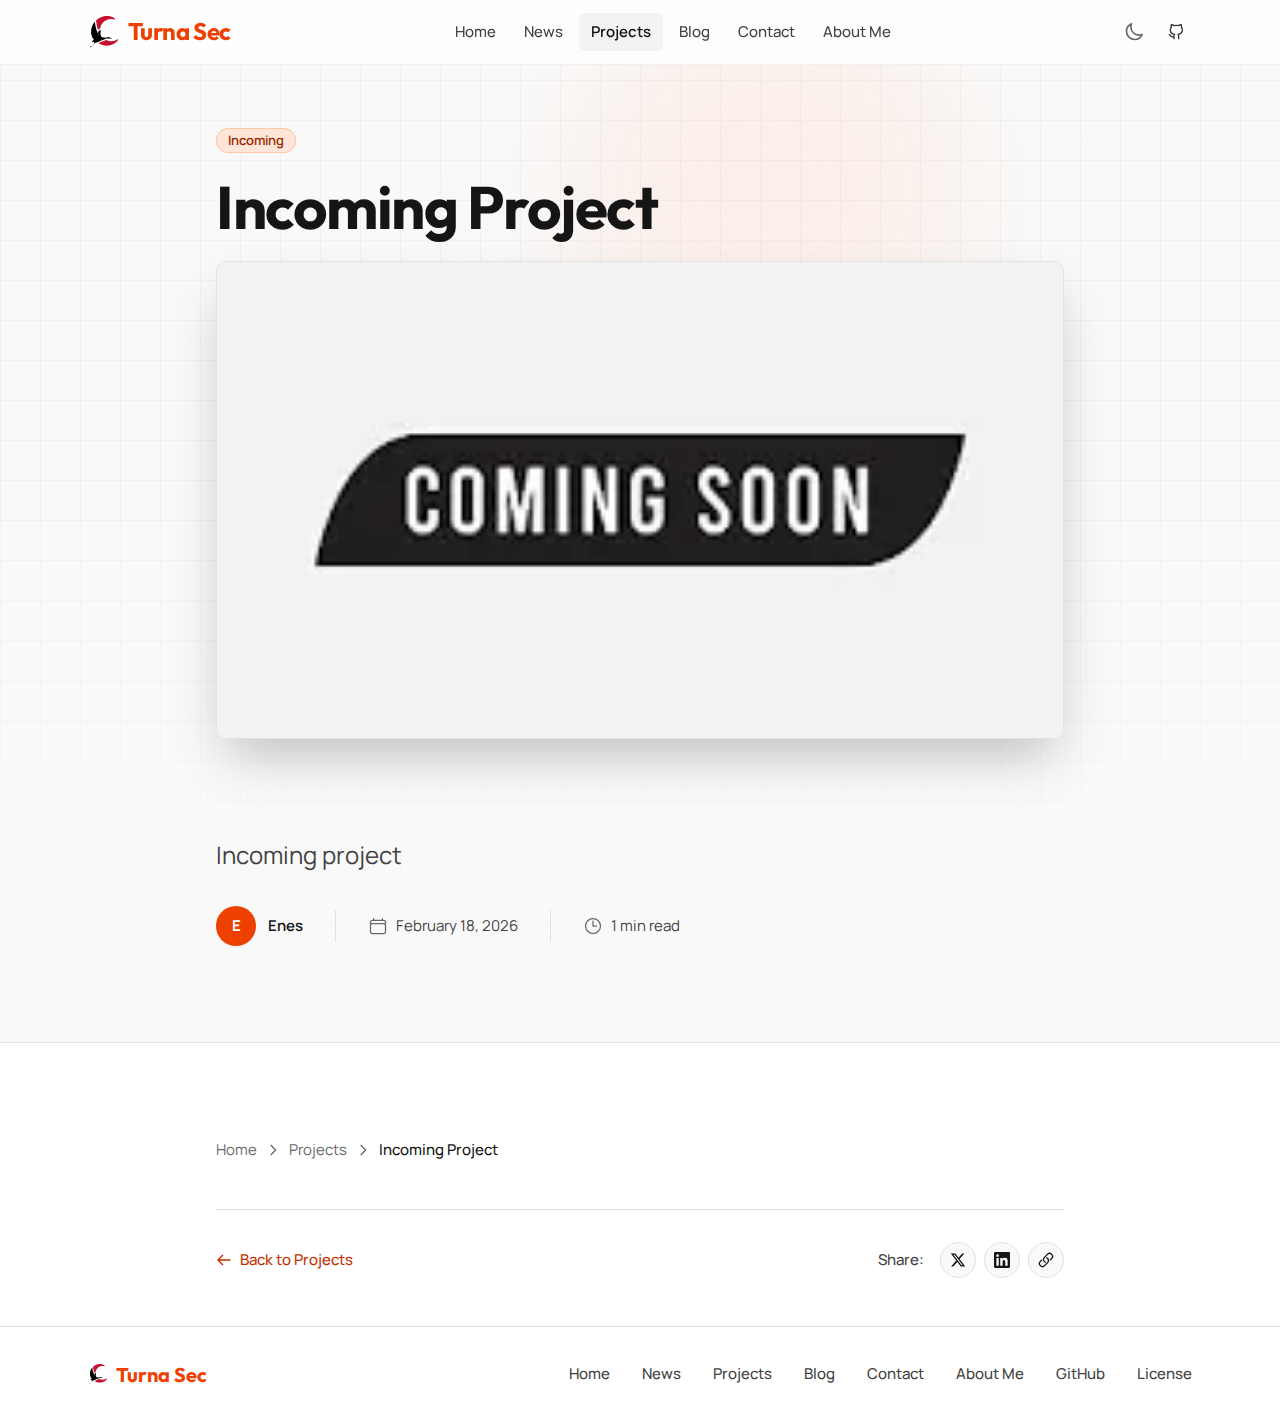
<file: projects/hello/index.html>
<!DOCTYPE html><html lang="en" class="scroll-smooth"> <head><meta charset="UTF-8"><meta name="viewport" content="width=device-width, initial-scale=1.0"><meta name="generator" content="Astro v6.0.0-beta.11"><!-- Velocity Fonts: Outfit (display), Manrope (body), JetBrains Mono (code) --><!-- Self-hosted via Fontsource — no external requests, CSP-safe --><!-- Favicon --><link rel="icon" type="image/svg+xml" href="/favicon.svg"><link rel="manifest" href="/manifest.webmanifest"><meta name="theme-color" content="#F94C10"><!-- SEO --><!-- Primary Meta Tags --><title>Incoming Project — Turna Sec</title><meta name="description" content="Incoming project"><link rel="canonical" href="https://turnasec.com/projects/hello/"><meta name="robots" content="index, follow"><!-- Open Graph --><meta property="og:title" content="Incoming Project — Turna Sec"><meta property="og:type" content="article"><meta property="og:image" content="https://turnasec.com/_astro/images.2Y1OlGow.png"><meta property="og:url" content="https://turnasec.com/projects/hello/"><meta property="og:description" content="Incoming project"><meta property="og:site_name" content="Turna Sec"><meta property="og:locale" content="en_US"><meta property="og:image:alt" content="Incoming Project"><meta property="og:image:type" content="image/png"><!-- Article Metadata --><meta property="article:published_time" content="2026-02-18T00:00:00.000Z"><meta property="article:author" content="Enes"><meta property="article:tag" content="Incoming"><!-- Twitter Card --><meta name="twitter:card" content="summary_large_image"><meta name="twitter:title" content="Incoming Project — Turna Sec"><meta name="twitter:description" content="Incoming project"><meta name="twitter:image" content="https://turnasec.com/_astro/images.2Y1OlGow.png"><!-- Verification --><!-- RSS Feed --><link rel="alternate" type="application/rss+xml" title="Turna Sec RSS Feed" href="/rss.xml"><!-- JSON-LD Structured Data --><script type="application/ld+json">{"@context":"https://schema.org","@type":"WebSite","name":"Turna Sec","url":"https://turnasec.com","description":"A Blog on web security, technology and recent updates.","potentialAction":{"@type":"SearchAction","target":{"@type":"EntryPoint","urlTemplate":"https://turnasec.com/search?q={search_term_string}"},"query-input":{"@type":"PropertyValueSpecification","valueRequired":true,"valueName":"search_term_string"}}}</script><!-- Analytics (loads if PUBLIC_GA_MEASUREMENT_ID or PUBLIC_GTM_ID is set) --><!-- Theme script (runs before render to prevent flash) --><script>
      (function () {
        const theme = localStorage.getItem('theme');
        const systemDark = window.matchMedia('(prefers-color-scheme: dark)').matches;

        if (theme === 'dark' || (!theme && systemDark)) {
          document.documentElement.classList.add('dark');
        } else {
          document.documentElement.classList.remove('dark');
        }
      })();
    </script><meta http-equiv="content-security-policy" content="font-src 'self';connect-src 'self' https://www.google-analytics.com https://www.googletagmanager.com;img-src 'self' data: https://www.googletagmanager.com https://i.pravatar.cc https://www.southwellmedia.com; script-src 'self' https://www.googletagmanager.com https://www.google-analytics.com 'sha256-ztyKCN5DcNS4fbWTf103cFdPKX98X+WfPhOT3wPVHtc=' 'sha256-4wwG+7rpwidfhyJ1Vm28HgVw9+ONDdF+Iq5qooE2Dao=' 'sha256-Ch/dKBXOHOmtEX5CSTt9X8kI3GL5HHyuyy7XvfqDpL0=' 'sha256-BF0290pkb3jxQsE7z00xR8Imp8X34FLC88L0lkMnrGw=' 'sha256-QzWFZi+FLIx23tnm9SBU4aEgx4x8DsuASP07mfqol/c=' 'sha256-0chmwFk0zaA528yFfGV7J9ppIpdfTPPULncDF3WG7Zs=' 'sha256-eIXWvAmxkr251LJZkjniEK5LcPF3NkapbJepohwYRIc=' 'sha256-Q2BPg90ZMplYY+FSdApNErhpWafg2hcRRbndmvxuL/Q=' 'sha256-U7a72oKuFFz8D7GUHLA1NZ0ciymHmDOc9T9aVDg2rWU=' 'sha256-p9VbHs/ClkQc+x63XdUjvCAgeWxA4ZGvpebJtMn9jbs=' 'sha256-47DEQpj8HBSa+/TImW+5JCeuQeRkm5NMpJWZG3hSuFU='; style-src 'self' 'sha256-55ZDIf57BGgqttz2CEpsWr4EwJF8ohMU29A79WDESLM=' 'sha256-vv9IoKo7BSLbWcUHr3tNmfNVmm5L/9Cfn2H6LMk7/ow=' 'sha256-47DEQpj8HBSa+/TImW+5JCeuQeRkm5NMpJWZG3hSuFU=';"><link rel="stylesheet" href="/_astro/Footer.QA0Ynvqd.css"><script type="module" src="/_astro/page.DRdgb3HH.js"></script></head> <body class="min-h-screen bg-background text-foreground antialiased"> <!-- Skip to content link --> <a href="#main-content" class="sr-only focus:not-sr-only focus:fixed focus:left-4 focus:top-4 focus:z-50 focus:rounded-md focus:bg-primary focus:px-4 focus:py-2 focus:text-primary-foreground">
Skip to content
</a> <header class="z-50 w-full fixed top-0 left-0 right-0 bg-background/80 backdrop-blur-lg border-b border-border/50" slot="header"> <div class="mx-auto max-w-6xl px-6 flex items-center justify-between h-16">  <a href="/" class="flex items-center gap-2"> <span class="inline-block">  <img src="/_astro/logomark.g24Xvlyu.svg" alt="Turna Sec Logo" class="h-8 w-8 block dark:hidden"> <img src="/_astro/logomark-dark.Dx9YYdnD.svg" alt="" class="h-8 w-8 hidden dark:block" aria-hidden="true">  </span> <span class="font-display text-xl font-bold tracking-tight text-brand-500"> Turna Sec </span> </a>  <nav class="hidden items-center gap-1 md:flex" aria-label="Main navigation"> <a href="/" class="nav-link rounded-md px-3 py-2 text-sm transition-all duration-(--transition-fast) nav-link-inactive font-medium text-foreground-muted hover:text-foreground hover:bg-secondary/70"> Home </a><a href="/news" class="nav-link rounded-md px-3 py-2 text-sm transition-all duration-(--transition-fast) nav-link-inactive font-medium text-foreground-muted hover:text-foreground hover:bg-secondary/70"> News </a><a href="/projects" class="nav-link rounded-md px-3 py-2 text-sm transition-all duration-(--transition-fast) nav-link-active font-semibold text-foreground bg-secondary" aria-current="page"> Projects </a><a href="/blog" class="nav-link rounded-md px-3 py-2 text-sm transition-all duration-(--transition-fast) nav-link-inactive font-medium text-foreground-muted hover:text-foreground hover:bg-secondary/70"> Blog </a><a href="/contact" class="nav-link rounded-md px-3 py-2 text-sm transition-all duration-(--transition-fast) nav-link-inactive font-medium text-foreground-muted hover:text-foreground hover:bg-secondary/70"> Contact </a><a href="/about" class="nav-link rounded-md px-3 py-2 text-sm transition-all duration-(--transition-fast) nav-link-inactive font-medium text-foreground-muted hover:text-foreground hover:bg-secondary/70"> About Me </a> </nav>  <div class="flex items-center gap-2"> <script type="module">function t(){const e=document.getElementById("theme-toggle");e&&e.addEventListener("click",()=>{document.documentElement.classList.contains("dark")?(document.documentElement.classList.remove("dark"),localStorage.setItem("theme","light")):(document.documentElement.classList.add("dark"),localStorage.setItem("theme","dark"))})}t();document.addEventListener("astro:after-swap",t);</script><button type="button" id="theme-toggle" class="inline-flex items-center justify-center rounded-md p-2 text-muted-foreground hover:text-foreground hover:bg-accent transition-colors duration-(--transition-fast) focus-visible:outline-none focus-visible:ring-2 focus-visible:ring-ring focus-visible:ring-offset-2" aria-label="Toggle theme"> <!-- Sun icon (shown in dark mode) --> <svg class="h-5 w-5 hidden dark:block" xmlns="http://www.w3.org/2000/svg" fill="none" viewBox="0 0 24 24" stroke="currentColor" stroke-width="2" aria-hidden="true"> <path stroke-linecap="round" stroke-linejoin="round" d="M12 3v2.25m6.364.386l-1.591 1.591M21 12h-2.25m-.386 6.364l-1.591-1.591M12 18.75V21m-4.773-4.227l-1.591 1.591M5.25 12H3m4.227-4.773L5.636 5.636M15.75 12a3.75 3.75 0 11-7.5 0 3.75 3.75 0 017.5 0z"></path> </svg> <!-- Moon icon (shown in light mode) --> <svg class="h-5 w-5 block dark:hidden" xmlns="http://www.w3.org/2000/svg" fill="none" viewBox="0 0 24 24" stroke="currentColor" stroke-width="2" aria-hidden="true"> <path stroke-linecap="round" stroke-linejoin="round" d="M21.752 15.002A9.718 9.718 0 0118 15.75c-5.385 0-9.75-4.365-9.75-9.75 0-1.33.266-2.597.748-3.752A9.753 9.753 0 003 11.25C3 16.635 7.365 21 12.75 21a9.753 9.753 0 009.002-5.998z"></path> </svg> </button> <a class="inline-flex items-center justify-center gap-2 font-medium transition-all duration-150 ease-out focus-visible:outline-none focus-visible:ring-2 focus-visible:ring-ring focus-visible:ring-offset-2 disabled:pointer-events-none disabled:opacity-50 [&#38;_svg]:pointer-events-none [&#38;_svg]:shrink-0 text-foreground-secondary hover:text-foreground hover:bg-secondary active:scale-[0.98] text-xs [&#38;_svg]:h-4 [&#38;_svg]:w-4 rounded-md h-8 w-8 px-0" href="https://github.com/theHapalua" target="_blank" rel="noopener noreferrer" aria-label="View on GitHub"> <svg xmlns="http://www.w3.org/2000/svg" viewBox="0 0 24 24" fill="none" stroke="currentColor" stroke-width="2" stroke-linecap="round" stroke-linejoin="round" class="w-4 h-4 shrink-0" aria-hidden="true"> <path d="M9 19c-5 1.5-5-2.5-7-3m14 6v-3.87a3.37 3.37 0 0 0-.94-2.61c3.14-.35 6.44-1.54 6.44-7A5.44 5.44 0 0 0 20 4.77 5.07 5.07 0 0 0 19.91 1S18.73.65 16 2.48a13.38 13.38 0 0 0-7 0C6.27.65 5.09 1 5.09 1A5.07 5.07 0 0 0 5 4.77a5.44 5.44 0 0 0-1.5 3.78c0 5.42 3.3 6.61 6.44 7A3.37 3.37 0 0 0 9 18.13V22"></path> </svg>  </a>  <button type="button" id="mobile-menu-ygjnqk1-button" class="inline-flex items-center justify-center rounded-md p-2 md:hidden text-foreground-muted hover:text-foreground hover:bg-secondary transition-colors focus-visible:ring-ring focus-visible:ring-2 focus-visible:outline-none" aria-expanded="false" aria-controls="mobile-menu-ygjnqk1" aria-label="Toggle menu"> <span class="menu-icon"> <svg xmlns="http://www.w3.org/2000/svg" viewBox="0 0 24 24" fill="none" stroke="currentColor" stroke-width="2" stroke-linecap="round" stroke-linejoin="round" class="w-5 h-5 shrink-0" aria-hidden="true"> <path d="M4 6h16"></path><path d="M4 12h16"></path><path d="M4 18h16"></path> </svg> </span> <span class="close-icon hidden"> <svg xmlns="http://www.w3.org/2000/svg" viewBox="0 0 24 24" fill="none" stroke="currentColor" stroke-width="2" stroke-linecap="round" stroke-linejoin="round" class="w-5 h-5 shrink-0" aria-hidden="true"> <path d="M18 6L6 18"></path><path d="M6 6l12 12"></path> </svg> </span> </button> </div> </div>  <div id="mobile-menu-ygjnqk1" class="border-border bg-background hidden origin-top scale-y-0 border-t opacity-0 shadow-[0_8px_24px_-12px_rgba(0,0,0,0.12)] md:hidden" role="navigation" aria-label="Mobile navigation"> <div class="mx-auto max-w-6xl space-y-1 px-6 py-4"> <a href="/" class="mobile-nav-link block rounded-md px-3 py-2 text-sm transition-all duration-(--transition-fast) mobile-nav-link-inactive text-foreground-muted hover:bg-secondary/70 hover:text-foreground font-medium"> Home </a><a href="/news" class="mobile-nav-link block rounded-md px-3 py-2 text-sm transition-all duration-(--transition-fast) mobile-nav-link-inactive text-foreground-muted hover:bg-secondary/70 hover:text-foreground font-medium"> News </a><a href="/projects" class="mobile-nav-link block rounded-md px-3 py-2 text-sm transition-all duration-(--transition-fast) mobile-nav-link-active bg-secondary text-foreground font-semibold" aria-current="page"> Projects </a><a href="/blog" class="mobile-nav-link block rounded-md px-3 py-2 text-sm transition-all duration-(--transition-fast) mobile-nav-link-inactive text-foreground-muted hover:bg-secondary/70 hover:text-foreground font-medium"> Blog </a><a href="/contact" class="mobile-nav-link block rounded-md px-3 py-2 text-sm transition-all duration-(--transition-fast) mobile-nav-link-inactive text-foreground-muted hover:bg-secondary/70 hover:text-foreground font-medium"> Contact </a><a href="/about" class="mobile-nav-link block rounded-md px-3 py-2 text-sm transition-all duration-(--transition-fast) mobile-nav-link-inactive text-foreground-muted hover:bg-secondary/70 hover:text-foreground font-medium"> About Me </a>  </div> </div> </header>  <div id="mobile-menu-ygjnqk1-backdrop" class="pointer-events-none fixed inset-0 z-40 opacity-0 transition-opacity duration-200 md:hidden" aria-hidden="true"></div> <script>(function(){const menuId = "mobile-menu-ygjnqk1";
const buttonId = "mobile-menu-ygjnqk1-button";

  function initMobileMenu() {
    const button = document.getElementById(buttonId);
    const menu = document.getElementById(menuId);
    const backdrop = document.getElementById(`${menuId}-backdrop`);
    const header = button?.closest('header');
    const menuIcon = button?.querySelector('.menu-icon');
    const closeIcon = button?.querySelector('.close-icon');

    if (!button || !menu || !menuIcon || !closeIcon) return;

    let isOpen = false;
    let isAnimating = false;

    function open() {
      if (isOpen || isAnimating) return;
      isAnimating = true;
      isOpen = true;

      button.setAttribute('aria-expanded', 'true');
      menuIcon.classList.add('hidden');
      closeIcon.classList.remove('hidden');

      // Add solid background to header
      if (header) {
        header.classList.add('!bg-background');
      }

      // Fade out and blur the page content
      const mainContent = document.querySelector('main');
      const footer = document.querySelector('footer');
      if (mainContent) {
        mainContent.style.transition = 'opacity 200ms, filter 200ms';
        mainContent.style.opacity = '0.3';
        mainContent.style.filter = 'blur(4px)';
      }
      if (footer) {
        footer.style.transition = 'opacity 200ms, filter 200ms';
        footer.style.opacity = '0.3';
        footer.style.filter = 'blur(4px)';
      }

      // Show menu and backdrop with animations
      menu.classList.remove('hidden', 'animate-menu-up', 'opacity-0', 'scale-y-0');
      menu.classList.add('animate-menu-down');
      if (backdrop) {
        backdrop.classList.remove('pointer-events-none', 'animate-backdrop-out');
        backdrop.classList.add('animate-backdrop');
      }

      isAnimating = false;
    }

    function close() {
      if (!isOpen || isAnimating) return;
      isAnimating = true;

      button.setAttribute('aria-expanded', 'false');
      menuIcon.classList.remove('hidden');
      closeIcon.classList.add('hidden');

      // Start closing animation
      menu.classList.remove('animate-menu-down');
      menu.classList.add('animate-menu-up');
      if (backdrop) {
        backdrop.classList.remove('animate-backdrop');
        backdrop.classList.add('animate-backdrop-out');
      }

      // Restore page content
      const mainContent = document.querySelector('main');
      const footer = document.querySelector('footer');
      if (mainContent) {
        mainContent.style.opacity = '1';
        mainContent.style.filter = 'none';
      }
      if (footer) {
        footer.style.opacity = '1';
        footer.style.filter = 'none';
      }

      // Wait for animation to complete before hiding
      setTimeout(() => {
        menu.classList.add('hidden', 'opacity-0', 'scale-y-0');
        if (backdrop) {
          backdrop.classList.add('pointer-events-none');
        }
        // Remove solid background from header
        if (header) {
          header.classList.remove('!bg-background');
        }
        isOpen = false;
        isAnimating = false;
      }, 200); // Match transition duration
    }

    function toggle() {
      if (isOpen) {
        close();
      } else {
        open();
      }
    }

    button.addEventListener('click', toggle);

    // Close on backdrop click
    if (backdrop) {
      backdrop.addEventListener('click', close);
    }

    // Close on Escape key
    document.addEventListener('keydown', function (e) {
      if (e.key === 'Escape' && isOpen) {
        close();
      }
    });

    // Close when clicking on mobile menu links
    menu.querySelectorAll('a').forEach((link) => {
      link.addEventListener('click', close);
    });
  }

  initMobileMenu();
  document.addEventListener('astro:page-load', initMobileMenu);
  document.addEventListener('astro:after-swap', initMobileMenu);
})();</script> <main id="main-content" class="flex-1">    <header class="relative overflow-hidden bg-background-secondary border-b border-border pt-[var(--space-page-top)] pb-[var(--space-section)]"> <!-- Decorative grid pattern background --> <div class="absolute inset-0 bg-grid-pattern [mask-image:linear-gradient(to_bottom,white_50%,transparent)] pointer-events-none opacity-30"></div> <!-- Decorative blur blob --> <div class="absolute top-0 right-1/4 w-96 h-96 bg-brand-200/20 dark:bg-brand-800/10 rounded-full blur-3xl pointer-events-none"></div> <div class="relative mx-auto max-w-4xl px-6"> <!-- Tags --> <div class="mb-[var(--space-heading-gap)] flex flex-wrap gap-2"> <span class="inline-flex items-center rounded-full bg-brand-100 dark:bg-brand-900/30 px-3 py-1 text-xs font-semibold text-brand-700 dark:text-brand-300 ring-1 ring-inset ring-brand-200 dark:ring-brand-800"> Incoming </span> </div> <!-- Title --> <h1 class="font-display text-4xl font-bold tracking-tight text-foreground md:text-5xl lg:text-6xl mb-[var(--space-heading-gap)]"> Incoming Project </h1> <div class="mx-auto max-w-5xl mb-[var(--space-section)]"> <div class="overflow-hidden rounded-xl border border-border shadow-2xl"> <img src="/_astro/images.2Y1OlGow_BnOWH.webp" alt="Incoming Project" loading="eager" decoding="async" fetchpriority="auto" width="225" height="225" class="aspect-video w-full object-cover"> </div> </div> <!-- Description --> <p class="text-xl text-foreground-muted leading-relaxed max-w-3xl mb-[var(--space-stack-lg)]"> Incoming project </p> <!-- Meta info --> <div class="flex flex-wrap items-center gap-[var(--space-stack-lg)] text-sm text-foreground-muted"> <!-- Author --> <div class="flex items-center gap-3"> <div class="h-10 w-10 rounded-full bg-brand-500 flex items-center justify-center text-sm font-bold text-white shadow-sm"> E </div> <p class="font-semibold text-foreground">Enes</p> </div> <div class="h-8 w-px bg-border hidden md:block"></div> <!-- Published date --> <div class="flex items-center gap-2"> <svg class="h-5 w-5 text-foreground-subtle" fill="none" viewBox="0 0 24 24" stroke="currentColor" stroke-width="1.5"> <path stroke-linecap="round" stroke-linejoin="round" d="M6.75 3v2.25M17.25 3v2.25M3 18.75V7.5a2.25 2.25 0 012.25-2.25h13.5A2.25 2.25 0 0121 7.5v11.25m-18 0A2.25 2.25 0 005.25 21h13.5A2.25 2.25 0 0021 18.75m-18 0v-7.5A2.25 2.25 0 015.25 9h13.5A2.25 2.25 0 0121 11.25v7.5"></path> </svg> <time datetime="2026-02-18T00:00:00.000Z"> February 18, 2026 </time> </div>  <div class="h-8 w-px bg-border hidden md:block"></div> <!-- Reading time --> <div class="flex items-center gap-2"> <svg class="h-5 w-5 text-foreground-subtle" fill="none" viewBox="0 0 24 24" stroke="currentColor" stroke-width="1.5"> <path stroke-linecap="round" stroke-linejoin="round" d="M12 6v6h4.5m4.5 0a9 9 0 11-18 0 9 9 0 0118 0z"></path> </svg> <span>1 min read</span> </div> </div> </div> </header> <article class="py-12 pt-24"> <div class="mx-auto max-w-4xl px-6"> <!-- Breadcrumbs --> <script type="application/ld+json">{"@context":"https://schema.org","@type":"BreadcrumbList","itemListElement":[{"@type":"ListItem","position":1,"name":"Home","item":"https://turnasec.com/"},{"@type":"ListItem","position":2,"name":"Projects","item":"https://turnasec.com/projects"},{"@type":"ListItem","position":3,"name":"Incoming Project","item":"https://turnasec.com"}]}</script> <nav aria-label="Breadcrumb" class="text-sm mb-8"> <ol class="flex flex-wrap items-center gap-2"> <li class="flex items-center gap-2">  <a href="/" class="text-muted-foreground hover:text-foreground transition-colors"> Home </a> </li><li class="flex items-center gap-2"> <svg class="h-4 w-4 text-muted-foreground" fill="none" viewBox="0 0 24 24" stroke="currentColor" aria-hidden="true"> <path stroke-linecap="round" stroke-linejoin="round" stroke-width="2" d="M9 5l7 7-7 7"></path> </svg> <a href="/projects" class="text-muted-foreground hover:text-foreground transition-colors"> Projects </a> </li><li class="flex items-center gap-2"> <svg class="h-4 w-4 text-muted-foreground" fill="none" viewBox="0 0 24 24" stroke="currentColor" aria-hidden="true"> <path stroke-linecap="round" stroke-linejoin="round" stroke-width="2" d="M9 5l7 7-7 7"></path> </svg> <span class="text-foreground font-medium" aria-current="page"> Incoming Project </span> </li> </ol> </nav> <!-- Article Content --> <div class="prose prose-lg prose-headings:font-display prose-headings:font-bold prose-a:text-brand-600 hover:prose-a:text-brand-500 prose-code:text-brand-600 prose-code:bg-brand-50 prose-code:px-1 prose-code:py-0.5 prose-code:rounded prose-pre:bg-background-secondary prose-pre:border prose-pre:border-border dark:prose-invert dark:prose-a:text-brand-400 dark:hover:prose-a:text-brand-300 dark:prose-code:text-brand-400 dark:prose-code:bg-brand-900/30 max-w-none">    </div> <!-- Article Footer --> <footer class="border-border mt-12 border-t pt-8"> <div class="flex flex-col gap-6 sm:flex-row sm:items-center sm:justify-between"> <!-- Back link --> <a href="/projects" class="text-brand-600 hover:text-brand-500 dark:text-brand-400 dark:hover:text-brand-300 inline-flex items-center gap-2 text-sm font-medium transition-colors"> <svg class="h-4 w-4" xmlns="http://www.w3.org/2000/svg" fill="none" viewBox="0 0 24 24" stroke="currentColor" stroke-width="2"> <path stroke-linecap="round" stroke-linejoin="round" d="M10 19l-7-7m0 0l7-7m-7 7h18"></path> </svg>
Back to Projects
</a> <!-- Share buttons --> <div class="flex items-center gap-4"> <span class="text-sm font-medium text-foreground-muted">Share:</span> <div class="flex items-center gap-2"> <!-- Twitter/X --> <a href="https://twitter.com/intent/tweet?text=Incoming%20Project&url=https%3A%2F%2Fturnasec.com%2Fprojects%2Fhello%2F" target="_blank" rel="noopener noreferrer" class="group inline-flex h-9 w-9 items-center justify-center rounded-full bg-background-secondary border border-border transition-all hover:bg-[#1DA1F2] hover:border-[#1DA1F2] hover:text-white" aria-label="Share on Twitter"> <svg class="h-4 w-4" fill="currentColor" viewBox="0 0 24 24"> <path d="M18.244 2.25h3.308l-7.227 8.26 8.502 11.24H16.17l-5.214-6.817L4.99 21.75H1.68l7.73-8.835L1.254 2.25H8.08l4.713 6.231zm-1.161 17.52h1.833L7.084 4.126H5.117z"></path> </svg> </a> <!-- LinkedIn --> <a href="https://www.linkedin.com/sharing/share-offsite/?url=https%3A%2F%2Fturnasec.com%2Fprojects%2Fhello%2F" target="_blank" rel="noopener noreferrer" class="group inline-flex h-9 w-9 items-center justify-center rounded-full bg-background-secondary border border-border transition-all hover:bg-[#0077B5] hover:border-[#0077B5] hover:text-white" aria-label="Share on LinkedIn"> <svg class="h-4 w-4" fill="currentColor" viewBox="0 0 24 24"> <path d="M20.447 20.452h-3.554v-5.569c0-1.328-.027-3.037-1.852-3.037-1.853 0-2.136 1.445-2.136 2.939v5.667H9.351V9h3.414v1.561h.046c.477-.9 1.637-1.85 3.37-1.85 3.601 0 4.267 2.37 4.267 5.455v6.286zM5.337 7.433c-1.144 0-2.063-.926-2.063-2.065 0-1.138.92-2.063 2.063-2.063 1.14 0 2.064.925 2.064 2.063 0 1.139-.925 2.065-2.064 2.065zm1.782 13.019H3.555V9h3.564v11.452zM22.225 0H1.771C.792 0 0 .774 0 1.729v20.542C0 23.227.792 24 1.771 24h20.451C23.2 24 24 23.227 24 22.271V1.729C24 .774 23.2 0 22.222 0h.003z"></path> </svg> </a> <!-- Copy Link --> <button type="button" class="group inline-flex h-9 w-9 items-center justify-center rounded-full bg-background-secondary border border-border transition-all hover:bg-brand-500 hover:border-brand-500 hover:text-white copy-link-btn" aria-label="Copy link" data-url="https://turnasec.com/projects/hello/" data-copied-text="Copied!"> <svg class="h-4 w-4 copy-icon" fill="none" viewBox="0 0 24 24" stroke="currentColor" stroke-width="2"> <path stroke-linecap="round" stroke-linejoin="round" d="M13.19 8.688a4.5 4.5 0 011.242 7.244l-4.5 4.5a4.5 4.5 0 01-6.364-6.364l1.757-1.757m13.35-.622l1.757-1.757a4.5 4.5 0 00-6.364-6.364l-4.5 4.5a4.5 4.5 0 001.242 7.244"></path> </svg> <svg class="h-4 w-4 check-icon hidden" fill="none" viewBox="0 0 24 24" stroke="currentColor" stroke-width="2"> <path stroke-linecap="round" stroke-linejoin="round" d="M4.5 12.75l6 6 9-13.5"></path> </svg> </button> </div> </div> <script type="module">function n(){document.querySelectorAll(".copy-link-btn").forEach(e=>{e.addEventListener("click",async()=>{const i=e.getAttribute("data-url");if(i)try{await navigator.clipboard.writeText(i);const c=e.querySelector(".copy-icon"),t=e.querySelector(".check-icon");c&&t&&(c.classList.add("hidden"),t.classList.remove("hidden"),setTimeout(()=>{c.classList.remove("hidden"),t.classList.add("hidden")},2e3))}catch{}})})}n();document.addEventListener("astro:page-load",n);</script> </div> </footer> </div> </article>   </main> <footer class="py-[var(--space-stack-lg)] bg-surface-secondary border-t border-border" slot="footer"> <div class="mx-auto max-w-6xl px-6"> <div class="flex flex-col md:flex-row justify-between items-center gap-[var(--space-stack-lg)]">  <div class="flex flex-col items-center md:items-start gap-2"> <a href="/" class="flex items-center gap-2"> <span class="inline-block">  <img src="/_astro/logomark.g24Xvlyu.svg" alt="Turna Sec Logo" class="h-5 w-5 block dark:hidden"> <img src="/_astro/logomark-dark.Dx9YYdnD.svg" alt="" class="h-5 w-5 hidden dark:block" aria-hidden="true">  </span> <span class="font-display text-lg font-bold text-brand-500"> Turna Sec </span> </a>  </div>  <nav class="flex flex-wrap justify-center gap-[var(--space-inline-lg)] md:gap-[var(--space-stack-lg)] text-sm font-medium text-foreground-muted"> <a href="/" class="transition-colors hover:text-foreground"> Home </a><a href="/news" class="transition-colors hover:text-foreground"> News </a><a href="/projects" class="transition-colors hover:text-foreground"> Projects </a><a href="/blog" class="transition-colors hover:text-foreground"> Blog </a><a href="/contact" class="transition-colors hover:text-foreground"> Contact </a><a href="/about" class="transition-colors hover:text-foreground"> About Me </a><a href="https://github.com/theHapalua" class="transition-colors hover:text-foreground" target="_blank" rel="noopener noreferrer"> GitHub </a><a href="https://github.com/southwellmedia/velocity/blob/main/LICENSE" class="transition-colors hover:text-foreground" target="_blank" rel="noopener noreferrer"> License </a> </nav>   </div>    </div>   </footer> </body></html>
</file>
<file: _astro/Footer.Cs-uN-bX.css>
@layer properties{@supports (((-webkit-hyphens:none)) and (not (margin-trim:inline))) or ((-moz-orient:inline) and (not (color:rgb(from red r g b)))){*,:before,:after,::backdrop{--tw-translate-x:0;--tw-translate-y:0;--tw-translate-z:0;--tw-scale-x:1;--tw-scale-y:1;--tw-scale-z:1;--tw-rotate-x:initial;--tw-rotate-y:initial;--tw-rotate-z:initial;--tw-skew-x:initial;--tw-skew-y:initial;--tw-space-y-reverse:0;--tw-space-x-reverse:0;--tw-border-style:solid;--tw-gradient-position:initial;--tw-gradient-from:#0000;--tw-gradient-via:#0000;--tw-gradient-to:#0000;--tw-gradient-stops:initial;--tw-gradient-via-stops:initial;--tw-gradient-from-position:0%;--tw-gradient-via-position:50%;--tw-gradient-to-position:100%;--tw-leading:initial;--tw-font-weight:initial;--tw-tracking:initial;--tw-shadow:0 0 #0000;--tw-shadow-color:initial;--tw-shadow-alpha:100%;--tw-inset-shadow:0 0 #0000;--tw-inset-shadow-color:initial;--tw-inset-shadow-alpha:100%;--tw-ring-color:initial;--tw-ring-shadow:0 0 #0000;--tw-inset-ring-color:initial;--tw-inset-ring-shadow:0 0 #0000;--tw-ring-inset:initial;--tw-ring-offset-width:0px;--tw-ring-offset-color:#fff;--tw-ring-offset-shadow:0 0 #0000;--tw-outline-style:solid;--tw-blur:initial;--tw-brightness:initial;--tw-contrast:initial;--tw-grayscale:initial;--tw-hue-rotate:initial;--tw-invert:initial;--tw-opacity:initial;--tw-saturate:initial;--tw-sepia:initial;--tw-drop-shadow:initial;--tw-drop-shadow-color:initial;--tw-drop-shadow-alpha:100%;--tw-drop-shadow-size:initial;--tw-backdrop-blur:initial;--tw-backdrop-brightness:initial;--tw-backdrop-contrast:initial;--tw-backdrop-grayscale:initial;--tw-backdrop-hue-rotate:initial;--tw-backdrop-invert:initial;--tw-backdrop-opacity:initial;--tw-backdrop-saturate:initial;--tw-backdrop-sepia:initial;--tw-duration:initial;--tw-ease:initial}}}@layer theme{:root,:host{--font-sans:"Manrope Variable","Manrope",-apple-system,BlinkMacSystemFont,"Segoe UI",Roboto,sans-serif;--font-mono:"JetBrains Mono Variable","JetBrains Mono","SF Mono",Consolas,monospace;--color-red-600:oklch(57.7% .245 27.325);--color-red-700:oklch(50.5% .213 27.518);--color-amber-500:oklch(76.9% .188 70.08);--color-amber-600:oklch(66.6% .179 58.318);--color-green-600:oklch(62.7% .194 149.214);--color-green-700:oklch(52.7% .154 150.069);--color-blue-600:oklch(54.6% .245 262.881);--color-blue-700:oklch(48.8% .243 264.376);--color-gray-300:oklch(87.2% .01 258.338);--color-gray-600:oklch(44.6% .03 256.802);--color-white:#fff;--spacing:.25rem;--container-xs:20rem;--container-sm:24rem;--container-md:28rem;--container-lg:32rem;--container-xl:36rem;--container-2xl:42rem;--container-3xl:48rem;--container-4xl:56rem;--container-5xl:64rem;--container-6xl:72rem;--text-xs:.75rem;--text-xs--line-height:calc(1/.75);--text-sm:.875rem;--text-sm--line-height:calc(1.25/.875);--text-base:1rem;--text-base--line-height: 1.5 ;--text-lg:1.125rem;--text-lg--line-height:calc(1.75/1.125);--text-xl:1.25rem;--text-xl--line-height:calc(1.75/1.25);--text-2xl:1.5rem;--text-2xl--line-height:calc(2/1.5);--text-3xl:1.875rem;--text-3xl--line-height: 1.2 ;--text-4xl:2.25rem;--text-4xl--line-height:calc(2.5/2.25);--text-5xl:3rem;--text-5xl--line-height:1;--text-6xl:3.75rem;--text-6xl--line-height:1;--text-7xl:4.5rem;--text-7xl--line-height:1;--font-weight-medium:500;--font-weight-semibold:600;--font-weight-bold:700;--font-weight-black:900;--tracking-tighter:-.05em;--tracking-tight:-.025em;--leading-tight:1.25;--leading-normal:1.5;--leading-relaxed:1.625;--radius-sm:.25rem;--radius-md:.375rem;--radius-lg:.5rem;--radius-xl:.625rem;--radius-2xl:1rem;--shadow-lg:0 8px 16px #00000014,0 0 1px #0000000a;--ease-out:cubic-bezier(0,0,.2,1);--ease-in-out:cubic-bezier(.4,0,.2,1);--animate-spin:spin 1s linear infinite;--animate-pulse:pulse 2s cubic-bezier(.4,0,.6,1)infinite;--blur-sm:8px;--blur-lg:16px;--blur-3xl:64px;--aspect-video:16/9;--default-transition-duration:.15s;--default-transition-timing-function:cubic-bezier(.4,0,.2,1);--default-font-family:var(--font-sans);--default-mono-font-family:var(--font-mono);--color-background:var(--background);--color-background-secondary:var(--background-secondary);--color-background-tertiary:var(--background-tertiary);--color-foreground:var(--foreground);--color-foreground-secondary:var(--foreground-secondary);--color-foreground-muted:var(--foreground-muted);--color-foreground-subtle:var(--foreground-subtle);--color-primary:var(--primary);--color-primary-hover:var(--primary-hover);--color-primary-foreground:var(--primary-foreground);--color-secondary:var(--secondary);--color-secondary-hover:var(--secondary-hover);--color-secondary-foreground:var(--secondary-foreground);--color-accent:var(--accent);--color-muted-foreground:var(--muted-foreground);--color-card:var(--card);--color-card-border:var(--card-border);--color-border:var(--border);--color-border-strong:var(--border-strong);--color-ring:var(--ring);--color-success:var(--success);--color-on-invert:var(--on-invert);--font-display:"Outfit Variable","Outfit","Manrope Variable",-apple-system,BlinkMacSystemFont,"Segoe UI",Roboto,sans-serif;--color-brand-50:var(--brand-50);--color-brand-100:var(--brand-100);--color-brand-200:var(--brand-200);--color-brand-300:var(--brand-300);--color-brand-400:var(--brand-400);--color-brand-500:var(--brand-500);--color-brand-600:var(--brand-600);--color-brand-700:var(--brand-700);--color-brand-800:var(--brand-800);--color-brand-900:var(--brand-900);--font-size-base:1rem;--font-size-lg:1.125rem;--font-size-xl:1.25rem;--font-size-2xl:1.5rem;--font-size-3xl:1.875rem;--font-size-4xl:2.25rem;--font-size-5xl:3rem;--radius-full:9999px;--transition-fast:.15s;--transition-normal:.2s;--ease-default:cubic-bezier(.4,0,.2,1);--ease-spring:cubic-bezier(.34,1.56,.64,1);--container-max:1200px}}@layer base{*,:after,:before,::backdrop{box-sizing:border-box;border:0 solid;margin:0;padding:0}::file-selector-button{box-sizing:border-box;border:0 solid;margin:0;padding:0}html,:host{-webkit-text-size-adjust:100%;tab-size:4;line-height:1.5;font-family:var(--default-font-family,ui-sans-serif,system-ui,sans-serif,"Apple Color Emoji","Segoe UI Emoji","Segoe UI Symbol","Noto Color Emoji");font-feature-settings:var(--default-font-feature-settings,normal);font-variation-settings:var(--default-font-variation-settings,normal);-webkit-tap-highlight-color:transparent}hr{height:0;color:inherit;border-top-width:1px}abbr:where([title]){-webkit-text-decoration:underline dotted;text-decoration:underline dotted}h1,h2,h3,h4,h5,h6{font-size:inherit;font-weight:inherit}a{color:inherit;-webkit-text-decoration:inherit;text-decoration:inherit}b,strong{font-weight:bolder}code,kbd,samp,pre{font-family:var(--default-mono-font-family,ui-monospace,SFMono-Regular,Menlo,Monaco,Consolas,"Liberation Mono","Courier New",monospace);font-feature-settings:var(--default-mono-font-feature-settings,normal);font-variation-settings:var(--default-mono-font-variation-settings,normal);font-size:1em}small{font-size:80%}sub,sup{vertical-align:baseline;font-size:75%;line-height:0;position:relative}sub{bottom:-.25em}sup{top:-.5em}table{text-indent:0;border-color:inherit;border-collapse:collapse}:-moz-focusring{outline:auto}progress{vertical-align:baseline}summary{display:list-item}ol,ul,menu{list-style:none}img,svg,video,canvas,audio,iframe,embed,object{vertical-align:middle;display:block}img,video{max-width:100%;height:auto}button,input,select,optgroup,textarea{font:inherit;font-feature-settings:inherit;font-variation-settings:inherit;letter-spacing:inherit;color:inherit;opacity:1;background-color:#0000;border-radius:0}::file-selector-button{font:inherit;font-feature-settings:inherit;font-variation-settings:inherit;letter-spacing:inherit;color:inherit;opacity:1;background-color:#0000;border-radius:0}:where(select:is([multiple],[size])) optgroup{font-weight:bolder}:where(select:is([multiple],[size])) optgroup option{padding-inline-start:20px}::file-selector-button{margin-inline-end:4px}::placeholder{opacity:1}@supports (not ((-webkit-appearance:-apple-pay-button))) or (contain-intrinsic-size:1px){::placeholder{color:currentColor}@supports (color:color-mix(in lab,red,red)){::placeholder{color:color-mix(in oklab,currentcolor 50%,transparent)}}}textarea{resize:vertical}::-webkit-search-decoration{-webkit-appearance:none}::-webkit-date-and-time-value{min-height:1lh;text-align:inherit}::-webkit-datetime-edit{display:inline-flex}::-webkit-datetime-edit-fields-wrapper{padding:0}::-webkit-datetime-edit{padding-block:0}::-webkit-datetime-edit-year-field{padding-block:0}::-webkit-datetime-edit-month-field{padding-block:0}::-webkit-datetime-edit-day-field{padding-block:0}::-webkit-datetime-edit-hour-field{padding-block:0}::-webkit-datetime-edit-minute-field{padding-block:0}::-webkit-datetime-edit-second-field{padding-block:0}::-webkit-datetime-edit-millisecond-field{padding-block:0}::-webkit-datetime-edit-meridiem-field{padding-block:0}::-webkit-calendar-picker-indicator{line-height:1}:-moz-ui-invalid{box-shadow:none}button,input:where([type=button],[type=reset],[type=submit]){appearance:button}::file-selector-button{appearance:button}::-webkit-inner-spin-button{height:auto}::-webkit-outer-spin-button{height:auto}[hidden]:where(:not([hidden=until-found])){display:none!important}*,:before,:after{border-color:var(--color-border)}html{font-family:var(--font-sans);scroll-behavior:smooth;-webkit-font-smoothing:antialiased;-moz-osx-font-smoothing:grayscale}body{background-color:var(--color-background);color:var(--color-foreground);font-size:var(--font-size-base);min-height:100vh;line-height:1.6}h1,h2,h3,h4,h5,h6{letter-spacing:-.02em;font-weight:700;line-height:1.1}h1{font-size:var(--font-size-5xl)}h2{font-size:var(--font-size-4xl)}h3{font-size:var(--font-size-3xl)}h4{font-size:var(--font-size-2xl)}h5{font-size:var(--font-size-xl)}h6{font-size:var(--font-size-lg)}a{color:inherit;text-decoration:none}code,pre{font-family:var(--font-mono)}::selection{background-color:var(--color-primary);color:var(--color-primary-foreground)}:focus-visible{outline:2px solid var(--color-ring);outline-offset:2px}::-webkit-scrollbar{width:8px;height:8px}::-webkit-scrollbar-track{background:0 0}::-webkit-scrollbar-thumb{background:var(--color-border-strong);border-radius:var(--radius-full)}::-webkit-scrollbar-thumb:hover{background:var(--color-foreground-muted)}}@layer components{:root{--nav-link-color:var(--color-foreground-muted);--nav-link-bg:transparent;--nav-link-font-weight:500;--nav-link-hover-color:var(--color-foreground);--nav-link-hover-bg:var(--color-secondary);--nav-link-active-color:var(--color-foreground);--nav-link-active-bg:var(--color-secondary);--nav-link-active-font-weight:600;--nav-link-focus-ring:var(--color-ring)}.nav-link{color:var(--nav-link-color);background-color:var(--nav-link-bg)}.nav-link-inactive{font-weight:var(--nav-link-font-weight)}.nav-link-inactive:hover{color:var(--nav-link-hover-color);background-color:var(--nav-link-hover-bg)}.nav-link-active{color:var(--nav-link-active-color);background-color:var(--nav-link-active-bg);font-weight:var(--nav-link-active-font-weight)}.nav-link:focus-visible{outline:2px solid var(--nav-link-focus-ring);outline-offset:2px}.mobile-nav-link{color:var(--nav-link-color);background-color:var(--nav-link-bg)}.mobile-nav-link-inactive{font-weight:var(--nav-link-font-weight)}.mobile-nav-link-inactive:hover{color:var(--nav-link-hover-color);background-color:var(--nav-link-hover-bg)}.mobile-nav-link-active{color:var(--nav-link-active-color);background-color:var(--nav-link-active-bg);font-weight:var(--nav-link-active-font-weight)}.prose{max-width:65ch;color:var(--color-foreground-secondary);font-size:var(--font-size-base);line-height:1.75}.prose h1,.prose h2,.prose h3,.prose h4{color:var(--color-foreground);margin-top:2em;margin-bottom:.75em}.prose h1:first-child,.prose h2:first-child,.prose h3:first-child{margin-top:0}.prose p{color:var(--color-foreground-secondary);margin-bottom:1.25em}.prose a{color:var(--color-foreground);text-underline-offset:2px;text-decoration:underline;-webkit-text-decoration-color:var(--color-border-strong);text-decoration-color:var(--color-border-strong);transition:text-decoration-color var(--transition-fast)}.prose a:hover{-webkit-text-decoration-color:var(--color-foreground);text-decoration-color:var(--color-foreground)}.prose strong{color:var(--color-foreground);font-weight:600}.prose code{background:var(--color-background-tertiary);border-radius:var(--radius-sm);padding:.125em .375em;font-size:.875em}.prose pre{background:var(--color-background-secondary);border:1px solid var(--color-border);border-radius:var(--radius-lg);margin:1.5em 0;padding:1rem;overflow-x:auto}.prose pre code{background:0 0;padding:0;font-size:.875rem}.prose ul,.prose ol{margin:1.25em 0;padding-left:1.5em}.prose li{margin:.5em 0}.prose blockquote{border-left:2px solid var(--color-border-strong);color:var(--color-foreground-muted);margin:1.5em 0;padding-left:1rem;font-style:italic}.prose img{border-radius:var(--radius-lg);margin:2em 0}.prose hr{border:none;border-top:1px solid var(--color-border);margin:3em 0}.tooltip-wrapper{display:inline-flex;position:relative}.tooltip-bubble{z-index:9999;color:#fff;background-color:var(--gray-900);white-space:nowrap;pointer-events:none;opacity:0;visibility:hidden;transition:opacity var(--transition-fast)var(--ease-out),transform var(--transition-fast)var(--ease-out),visibility var(--transition-fast)var(--ease-out);border-radius:.375rem;padding:.375rem .75rem;font-size:.75rem;font-weight:500;line-height:1.4;position:absolute;transform:scale(.96);box-shadow:0 4px 12px #00000026}.dark .tooltip-bubble{background-color:var(--gray-100);color:var(--gray-900)}[data-tooltip-position=top] .tooltip-bubble{inset:auto auto calc(100% + 8px) 50%;transform:translate(-50%)scale(.96)}[data-tooltip-position=top] .tooltip-bubble.visible{transform:translate(-50%)scale(1)}[data-tooltip-position=bottom] .tooltip-bubble{inset:calc(100% + 8px) auto auto 50%;transform:translate(-50%)scale(.96)}[data-tooltip-position=bottom] .tooltip-bubble.visible{transform:translate(-50%)scale(1)}[data-tooltip-position=left] .tooltip-bubble{inset:50% calc(100% + 8px) auto auto;transform:translateY(-50%)scale(.96)}[data-tooltip-position=left] .tooltip-bubble.visible{transform:translateY(-50%)scale(1)}[data-tooltip-position=right] .tooltip-bubble{inset:50% auto auto calc(100% + 8px);transform:translateY(-50%)scale(.96)}[data-tooltip-position=right] .tooltip-bubble.visible{transform:translateY(-50%)scale(1)}.tooltip-bubble.visible{opacity:1;visibility:visible}}@layer utilities{.pointer-events-auto{pointer-events:auto}.pointer-events-none{pointer-events:none}.invisible{visibility:hidden}.visible{visibility:visible}.sr-only{clip-path:inset(50%);white-space:nowrap;border-width:0;width:1px;height:1px;margin:-1px;padding:0;position:absolute;overflow:hidden}.absolute{position:absolute}.fixed{position:fixed}.relative{position:relative}.static{position:static}.sticky{position:sticky}.inset-0{inset:calc(var(--spacing)*0)}.inset-x-0{inset-inline:calc(var(--spacing)*0)}.inset-y-0{inset-block:calc(var(--spacing)*0)}.-top-3{top:calc(var(--spacing)*-3)}.-top-20{top:calc(var(--spacing)*-20)}.top-0{top:calc(var(--spacing)*0)}.top-1\/4{top:25%}.top-4{top:calc(var(--spacing)*4)}.-right-20{right:calc(var(--spacing)*-20)}.right-0{right:calc(var(--spacing)*0)}.right-1\/4{right:25%}.right-4{right:calc(var(--spacing)*4)}.bottom-0{bottom:calc(var(--spacing)*0)}.bottom-1\/4{bottom:25%}.bottom-4{bottom:calc(var(--spacing)*4)}.-left-20{left:calc(var(--spacing)*-20)}.left-0{left:calc(var(--spacing)*0)}.left-1\/2{left:50%}.left-4{left:calc(var(--spacing)*4)}.z-10{z-index:10}.z-40{z-index:40}.z-50{z-index:50}.z-\[100\]{z-index:100}.order-1{order:1}.order-2{order:2}.col-span-1{grid-column:span 1/span 1}.container{width:100%}@media(min-width:40rem){.container{max-width:40rem}}@media(min-width:48rem){.container{max-width:48rem}}@media(min-width:64rem){.container{max-width:64rem}}@media(min-width:80rem){.container{max-width:80rem}}@media(min-width:96rem){.container{max-width:96rem}}.mx-auto{margin-inline:auto}.my-1\.5{margin-block:calc(var(--spacing)*1.5)}.-mt-1{margin-top:calc(var(--spacing)*-1)}.mt-0\.5{margin-top:calc(var(--spacing)*.5)}.mt-1{margin-top:calc(var(--spacing)*1)}.mt-1\.5{margin-top:calc(var(--spacing)*1.5)}.mt-2{margin-top:calc(var(--spacing)*2)}.mt-3{margin-top:calc(var(--spacing)*3)}.mt-4{margin-top:calc(var(--spacing)*4)}.mt-12{margin-top:calc(var(--spacing)*12)}.mt-\[var\(--space-section-header\)\]{margin-top:var(--space-section-header)}.-mr-1{margin-right:calc(var(--spacing)*-1)}.-mb-px{margin-bottom:-1px}.mb-1{margin-bottom:calc(var(--spacing)*1)}.mb-1\.5{margin-bottom:calc(var(--spacing)*1.5)}.mb-2{margin-bottom:calc(var(--spacing)*2)}.mb-3{margin-bottom:calc(var(--spacing)*3)}.mb-4{margin-bottom:calc(var(--spacing)*4)}.mb-6{margin-bottom:calc(var(--spacing)*6)}.mb-8{margin-bottom:calc(var(--spacing)*8)}.mb-10{margin-bottom:calc(var(--spacing)*10)}.mb-12{margin-bottom:calc(var(--spacing)*12)}.mb-\[var\(--space-heading-gap\)\]{margin-bottom:var(--space-heading-gap)}.mb-\[var\(--space-section\)\]{margin-bottom:var(--space-section)}.mb-\[var\(--space-stack-lg\)\]{margin-bottom:var(--space-stack-lg)}.ml-0\.5{margin-left:calc(var(--spacing)*.5)}.line-clamp-2{-webkit-line-clamp:2;-webkit-box-orient:vertical;display:-webkit-box;overflow:hidden}.block{display:block}.contents{display:contents}.flex{display:flex}.grid{display:grid}.hidden{display:none}.inline-block{display:inline-block}.inline-flex{display:inline-flex}.table{display:table}.table-cell{display:table-cell}.table-row{display:table-row}.aspect-video{aspect-ratio:var(--aspect-video)}.h-0{height:calc(var(--spacing)*0)}.h-1{height:calc(var(--spacing)*1)}.h-1\.5{height:calc(var(--spacing)*1.5)}.h-2{height:calc(var(--spacing)*2)}.h-2\.5{height:calc(var(--spacing)*2.5)}.h-3{height:calc(var(--spacing)*3)}.h-4{height:calc(var(--spacing)*4)}.h-5{height:calc(var(--spacing)*5)}.h-6{height:calc(var(--spacing)*6)}.h-7{height:calc(var(--spacing)*7)}.h-8{height:calc(var(--spacing)*8)}.h-9{height:calc(var(--spacing)*9)}.h-10{height:calc(var(--spacing)*10)}.h-11{height:calc(var(--spacing)*11)}.h-12{height:calc(var(--spacing)*12)}.h-14{height:calc(var(--spacing)*14)}.h-16{height:calc(var(--spacing)*16)}.h-24{height:calc(var(--spacing)*24)}.h-32{height:calc(var(--spacing)*32)}.h-64{height:calc(var(--spacing)*64)}.h-96{height:calc(var(--spacing)*96)}.h-\[18px\]{height:18px}.h-\[400px\]{height:400px}.h-\[600px\]{height:600px}.h-full{height:100%}.h-px{height:1px}.max-h-\[70vh\]{max-height:70vh}.min-h-\[80px\]{min-height:80px}.min-h-\[calc\(100vh-8rem\)\]{min-height:calc(100vh - 8rem)}.min-h-screen{min-height:100vh}.w-1{width:calc(var(--spacing)*1)}.w-1\.5{width:calc(var(--spacing)*1.5)}.w-1\/3{width:33.3333%}.w-2{width:calc(var(--spacing)*2)}.w-2\.5{width:calc(var(--spacing)*2.5)}.w-3{width:calc(var(--spacing)*3)}.w-4{width:calc(var(--spacing)*4)}.w-5{width:calc(var(--spacing)*5)}.w-6{width:calc(var(--spacing)*6)}.w-8{width:calc(var(--spacing)*8)}.w-9{width:calc(var(--spacing)*9)}.w-10{width:calc(var(--spacing)*10)}.w-11{width:calc(var(--spacing)*11)}.w-12{width:calc(var(--spacing)*12)}.w-16{width:calc(var(--spacing)*16)}.w-24{width:calc(var(--spacing)*24)}.w-32{width:calc(var(--spacing)*32)}.w-64{width:calc(var(--spacing)*64)}.w-96{width:calc(var(--spacing)*96)}.w-\[3\.25rem\]{width:3.25rem}.w-\[18px\]{width:18px}.w-\[400px\]{width:400px}.w-\[600px\]{width:600px}.w-auto{width:auto}.w-full{width:100%}.w-px{width:1px}.max-w-2xl{max-width:var(--container-2xl)}.max-w-3xl{max-width:var(--container-3xl)}.max-w-4xl{max-width:var(--container-4xl)}.max-w-5xl{max-width:var(--container-5xl)}.max-w-6xl{max-width:var(--container-6xl)}.max-w-\[420px\]{max-width:420px}.max-w-lg{max-width:var(--container-lg)}.max-w-md{max-width:var(--container-md)}.max-w-none{max-width:none}.max-w-sm{max-width:var(--container-sm)}.max-w-xl{max-width:var(--container-xl)}.max-w-xs{max-width:var(--container-xs)}.min-w-0{min-width:calc(var(--spacing)*0)}.min-w-\[180px\]{min-width:180px}.flex-1{flex:1}.shrink-0{flex-shrink:0}.origin-top{transform-origin:top}.-translate-x-1\/2{--tw-translate-x: -50% ;translate:var(--tw-translate-x)var(--tw-translate-y)}.translate-x-0{--tw-translate-x:calc(var(--spacing)*0);translate:var(--tw-translate-x)var(--tw-translate-y)}.translate-x-4{--tw-translate-x:calc(var(--spacing)*4);translate:var(--tw-translate-x)var(--tw-translate-y)}.translate-x-5{--tw-translate-x:calc(var(--spacing)*5);translate:var(--tw-translate-x)var(--tw-translate-y)}.translate-x-6{--tw-translate-x:calc(var(--spacing)*6);translate:var(--tw-translate-x)var(--tw-translate-y)}.translate-x-full{--tw-translate-x:100%;translate:var(--tw-translate-x)var(--tw-translate-y)}.-translate-y-1\/2{--tw-translate-y: -50% ;translate:var(--tw-translate-x)var(--tw-translate-y)}.translate-y-0{--tw-translate-y:calc(var(--spacing)*0);translate:var(--tw-translate-x)var(--tw-translate-y)}.translate-y-1{--tw-translate-y:calc(var(--spacing)*1);translate:var(--tw-translate-x)var(--tw-translate-y)}.scale-0{--tw-scale-x:0%;--tw-scale-y:0%;--tw-scale-z:0%;scale:var(--tw-scale-x)var(--tw-scale-y)}.scale-50{--tw-scale-x:50%;--tw-scale-y:50%;--tw-scale-z:50%;scale:var(--tw-scale-x)var(--tw-scale-y)}.scale-95{--tw-scale-x:95%;--tw-scale-y:95%;--tw-scale-z:95%;scale:var(--tw-scale-x)var(--tw-scale-y)}.scale-100{--tw-scale-x:100%;--tw-scale-y:100%;--tw-scale-z:100%;scale:var(--tw-scale-x)var(--tw-scale-y)}.scale-105{--tw-scale-x:105%;--tw-scale-y:105%;--tw-scale-z:105%;scale:var(--tw-scale-x)var(--tw-scale-y)}.scale-y-0{--tw-scale-y:0%;scale:var(--tw-scale-x)var(--tw-scale-y)}.scale-\[0\.97\]{scale:.97}.scale-\[0\.98\]{scale:.98}.rotate-180{rotate:180deg}.transform{transform:var(--tw-rotate-x,)var(--tw-rotate-y,)var(--tw-rotate-z,)var(--tw-skew-x,)var(--tw-skew-y,)}.cursor-default{cursor:default}.cursor-not-allowed{cursor:not-allowed}.cursor-pointer{cursor:pointer}.resize-y{resize:vertical}.list-none{list-style-type:none}.appearance-none{appearance:none}.grid-cols-1{grid-template-columns:repeat(1,minmax(0,1fr))}.flex-col{flex-direction:column}.flex-wrap{flex-wrap:wrap}.items-center{align-items:center}.items-start{align-items:flex-start}.justify-between{justify-content:space-between}.justify-center{justify-content:center}.gap-0\.5{gap:calc(var(--spacing)*.5)}.gap-1{gap:calc(var(--spacing)*1)}.gap-1\.5{gap:calc(var(--spacing)*1.5)}.gap-2{gap:calc(var(--spacing)*2)}.gap-2\.5{gap:calc(var(--spacing)*2.5)}.gap-3{gap:calc(var(--spacing)*3)}.gap-4{gap:calc(var(--spacing)*4)}.gap-6{gap:calc(var(--spacing)*6)}.gap-12{gap:calc(var(--spacing)*12)}.gap-\[var\(--space-inline-lg\)\]{gap:var(--space-inline-lg)}.gap-\[var\(--space-section-gap\)\]{gap:var(--space-section-gap)}.gap-\[var\(--space-stack-lg\)\]{gap:var(--space-stack-lg)}.gap-\[var\(--space-stack-md\)\]{gap:var(--space-stack-md)}:where(.space-y-1>:not(:last-child)){--tw-space-y-reverse:0;margin-block-start:calc(calc(var(--spacing)*1)*var(--tw-space-y-reverse));margin-block-end:calc(calc(var(--spacing)*1)*calc(1 - var(--tw-space-y-reverse)))}:where(.space-y-1\.5>:not(:last-child)){--tw-space-y-reverse:0;margin-block-start:calc(calc(var(--spacing)*1.5)*var(--tw-space-y-reverse));margin-block-end:calc(calc(var(--spacing)*1.5)*calc(1 - var(--tw-space-y-reverse)))}:where(.space-y-2>:not(:last-child)){--tw-space-y-reverse:0;margin-block-start:calc(calc(var(--spacing)*2)*var(--tw-space-y-reverse));margin-block-end:calc(calc(var(--spacing)*2)*calc(1 - var(--tw-space-y-reverse)))}:where(.space-y-6>:not(:last-child)){--tw-space-y-reverse:0;margin-block-start:calc(calc(var(--spacing)*6)*var(--tw-space-y-reverse));margin-block-end:calc(calc(var(--spacing)*6)*calc(1 - var(--tw-space-y-reverse)))}:where(.space-y-\[var\(--space-stack-md\)\]>:not(:last-child)){--tw-space-y-reverse:0;margin-block-start:calc(var(--space-stack-md)*var(--tw-space-y-reverse));margin-block-end:calc(var(--space-stack-md)*calc(1 - var(--tw-space-y-reverse)))}:where(.-space-x-2>:not(:last-child)){--tw-space-x-reverse:0;margin-inline-start:calc(calc(var(--spacing)*-2)*var(--tw-space-x-reverse));margin-inline-end:calc(calc(var(--spacing)*-2)*calc(1 - var(--tw-space-x-reverse)))}.truncate{text-overflow:ellipsis;white-space:nowrap;overflow:hidden}.overflow-auto{overflow:auto}.overflow-hidden{overflow:hidden}.overflow-x-auto{overflow-x:auto}.overflow-y-auto{overflow-y:auto}.scroll-smooth{scroll-behavior:smooth}.rounded{border-radius:.25rem}.rounded-\[5px\]{border-radius:5px}.rounded-full{border-radius:var(--radius-full)}.rounded-lg{border-radius:var(--radius-lg)}.rounded-md{border-radius:var(--radius-md)}.rounded-xl{border-radius:var(--radius-xl)}.rounded-t-2xl{border-top-left-radius:var(--radius-2xl);border-top-right-radius:var(--radius-2xl)}.border{border-style:var(--tw-border-style);border-width:1px}.border-2{border-style:var(--tw-border-style);border-width:2px}.border-t{border-top-style:var(--tw-border-style);border-top-width:1px}.border-b{border-bottom-style:var(--tw-border-style);border-bottom-width:1px}.border-b-2{border-bottom-style:var(--tw-border-style);border-bottom-width:2px}.border-\[var\(--error\)\]\/20{border-color:var(--error)}@supports (color:color-mix(in lab,red,red)){.border-\[var\(--error\)\]\/20{border-color:color-mix(in oklab,var(--error)20%,transparent)}}.border-\[var\(--error\)\]\/30{border-color:var(--error)}@supports (color:color-mix(in lab,red,red)){.border-\[var\(--error\)\]\/30{border-color:color-mix(in oklab,var(--error)30%,transparent)}}.border-\[var\(--info\)\]\/20{border-color:var(--info)}@supports (color:color-mix(in lab,red,red)){.border-\[var\(--info\)\]\/20{border-color:color-mix(in oklab,var(--info)20%,transparent)}}.border-\[var\(--info\)\]\/30{border-color:var(--info)}@supports (color:color-mix(in lab,red,red)){.border-\[var\(--info\)\]\/30{border-color:color-mix(in oklab,var(--info)30%,transparent)}}.border-\[var\(--success\)\]\/20{border-color:var(--success)}@supports (color:color-mix(in lab,red,red)){.border-\[var\(--success\)\]\/20{border-color:color-mix(in oklab,var(--success)20%,transparent)}}.border-\[var\(--success\)\]\/30{border-color:var(--success)}@supports (color:color-mix(in lab,red,red)){.border-\[var\(--success\)\]\/30{border-color:color-mix(in oklab,var(--success)30%,transparent)}}.border-\[var\(--warning\)\]\/20{border-color:var(--warning)}@supports (color:color-mix(in lab,red,red)){.border-\[var\(--warning\)\]\/20{border-color:color-mix(in oklab,var(--warning)20%,transparent)}}.border-\[var\(--warning\)\]\/30{border-color:var(--warning)}@supports (color:color-mix(in lab,red,red)){.border-\[var\(--warning\)\]\/30{border-color:color-mix(in oklab,var(--warning)30%,transparent)}}.border-background{border-color:var(--color-background)}.border-border,.border-border\/50{border-color:var(--color-border)}@supports (color:color-mix(in lab,red,red)){.border-border\/50{border-color:color-mix(in oklab,var(--color-border)50%,transparent)}}.border-brand-300\/50{border-color:var(--color-brand-300)}@supports (color:color-mix(in lab,red,red)){.border-brand-300\/50{border-color:color-mix(in oklab,var(--color-brand-300)50%,transparent)}}.border-brand-500\/20{border-color:var(--color-brand-500)}@supports (color:color-mix(in lab,red,red)){.border-brand-500\/20{border-color:color-mix(in oklab,var(--color-brand-500)20%,transparent)}}.border-brand-500\/30{border-color:var(--color-brand-500)}@supports (color:color-mix(in lab,red,red)){.border-brand-500\/30{border-color:color-mix(in oklab,var(--color-brand-500)30%,transparent)}}.border-card-border{border-color:var(--color-card-border)}.border-foreground{border-color:var(--color-foreground)}.border-transparent{border-color:#0000}.\!bg-background{background-color:var(--color-background)!important}.bg-\[var\(--error\)\]{background-color:var(--error)}.bg-\[var\(--error-light\)\]{background-color:var(--error-light)}.bg-\[var\(--info-light\)\]{background-color:var(--info-light)}.bg-\[var\(--success\)\]{background-color:var(--success)}.bg-\[var\(--success-light\)\]{background-color:var(--success-light)}.bg-\[var\(--warning\)\]{background-color:var(--warning)}.bg-\[var\(--warning-light\)\]{background-color:var(--warning-light)}.bg-amber-500{background-color:var(--color-amber-500)}.bg-background{background-color:var(--color-background)}.bg-background-secondary,.bg-background-secondary\/60{background-color:var(--color-background-secondary)}@supports (color:color-mix(in lab,red,red)){.bg-background-secondary\/60{background-color:color-mix(in oklab,var(--color-background-secondary)60%,transparent)}}.bg-background-tertiary{background-color:var(--color-background-tertiary)}.bg-background\/60{background-color:var(--color-background)}@supports (color:color-mix(in lab,red,red)){.bg-background\/60{background-color:color-mix(in oklab,var(--color-background)60%,transparent)}}.bg-background\/80{background-color:var(--color-background)}@supports (color:color-mix(in lab,red,red)){.bg-background\/80{background-color:color-mix(in oklab,var(--color-background)80%,transparent)}}.bg-background\/95{background-color:var(--color-background)}@supports (color:color-mix(in lab,red,red)){.bg-background\/95{background-color:color-mix(in oklab,var(--color-background)95%,transparent)}}.bg-blue-600{background-color:var(--color-blue-600)}.bg-border{background-color:var(--color-border)}.bg-border-strong{background-color:var(--color-border-strong)}.bg-brand-50{background-color:var(--color-brand-50)}.bg-brand-100{background-color:var(--color-brand-100)}.bg-brand-200\/20{background-color:var(--color-brand-200)}@supports (color:color-mix(in lab,red,red)){.bg-brand-200\/20{background-color:color-mix(in oklab,var(--color-brand-200)20%,transparent)}}.bg-brand-500,.bg-brand-500\/10{background-color:var(--color-brand-500)}@supports (color:color-mix(in lab,red,red)){.bg-brand-500\/10{background-color:color-mix(in oklab,var(--color-brand-500)10%,transparent)}}.bg-brand-500\/15{background-color:var(--color-brand-500)}@supports (color:color-mix(in lab,red,red)){.bg-brand-500\/15{background-color:color-mix(in oklab,var(--color-brand-500)15%,transparent)}}.bg-brand-500\/20{background-color:var(--color-brand-500)}@supports (color:color-mix(in lab,red,red)){.bg-brand-500\/20{background-color:color-mix(in oklab,var(--color-brand-500)20%,transparent)}}.bg-brand-600\/10{background-color:var(--color-brand-600)}@supports (color:color-mix(in lab,red,red)){.bg-brand-600\/10{background-color:color-mix(in oklab,var(--color-brand-600)10%,transparent)}}.bg-card{background-color:var(--color-card)}.bg-foreground{background-color:var(--color-foreground)}.bg-foreground-muted{background-color:var(--color-foreground-muted)}.bg-foreground-subtle{background-color:var(--color-foreground-subtle)}.bg-foreground\/50{background-color:var(--color-foreground)}@supports (color:color-mix(in lab,red,red)){.bg-foreground\/50{background-color:color-mix(in oklab,var(--color-foreground)50%,transparent)}}.bg-gray-300{background-color:var(--color-gray-300)}.bg-green-600{background-color:var(--color-green-600)}.bg-primary{background-color:var(--color-primary)}.bg-red-600{background-color:var(--color-red-600)}.bg-secondary,.bg-secondary\/20{background-color:var(--color-secondary)}@supports (color:color-mix(in lab,red,red)){.bg-secondary\/20{background-color:color-mix(in oklab,var(--color-secondary)20%,transparent)}}.bg-secondary\/50{background-color:var(--color-secondary)}@supports (color:color-mix(in lab,red,red)){.bg-secondary\/50{background-color:color-mix(in oklab,var(--color-secondary)50%,transparent)}}.bg-secondary\/80{background-color:var(--color-secondary)}@supports (color:color-mix(in lab,red,red)){.bg-secondary\/80{background-color:color-mix(in oklab,var(--color-secondary)80%,transparent)}}.bg-transparent{background-color:#0000}.bg-gradient-to-b{--tw-gradient-position:to bottom in oklab;background-image:linear-gradient(var(--tw-gradient-stops))}.bg-gradient-to-br{--tw-gradient-position:to bottom right in oklab;background-image:linear-gradient(var(--tw-gradient-stops))}.from-background{--tw-gradient-from:var(--color-background);--tw-gradient-stops:var(--tw-gradient-via-stops,var(--tw-gradient-position),var(--tw-gradient-from)var(--tw-gradient-from-position),var(--tw-gradient-to)var(--tw-gradient-to-position))}.from-brand-400{--tw-gradient-from:var(--color-brand-400);--tw-gradient-stops:var(--tw-gradient-via-stops,var(--tw-gradient-position),var(--tw-gradient-from)var(--tw-gradient-from-position),var(--tw-gradient-to)var(--tw-gradient-to-position))}.from-brand-500\/20{--tw-gradient-from:var(--color-brand-500)}@supports (color:color-mix(in lab,red,red)){.from-brand-500\/20{--tw-gradient-from:color-mix(in oklab,var(--color-brand-500)20%,transparent)}}.from-brand-500\/20{--tw-gradient-stops:var(--tw-gradient-via-stops,var(--tw-gradient-position),var(--tw-gradient-from)var(--tw-gradient-from-position),var(--tw-gradient-to)var(--tw-gradient-to-position))}.via-brand-500{--tw-gradient-via:var(--color-brand-500);--tw-gradient-via-stops:var(--tw-gradient-position),var(--tw-gradient-from)var(--tw-gradient-from-position),var(--tw-gradient-via)var(--tw-gradient-via-position),var(--tw-gradient-to)var(--tw-gradient-to-position);--tw-gradient-stops:var(--tw-gradient-via-stops)}.to-background-secondary{--tw-gradient-to:var(--color-background-secondary);--tw-gradient-stops:var(--tw-gradient-via-stops,var(--tw-gradient-position),var(--tw-gradient-from)var(--tw-gradient-from-position),var(--tw-gradient-to)var(--tw-gradient-to-position))}.to-brand-500\/5{--tw-gradient-to:var(--color-brand-500)}@supports (color:color-mix(in lab,red,red)){.to-brand-500\/5{--tw-gradient-to:color-mix(in oklab,var(--color-brand-500)5%,transparent)}}.to-brand-500\/5{--tw-gradient-stops:var(--tw-gradient-via-stops,var(--tw-gradient-position),var(--tw-gradient-from)var(--tw-gradient-from-position),var(--tw-gradient-to)var(--tw-gradient-to-position))}.to-brand-600{--tw-gradient-to:var(--color-brand-600);--tw-gradient-stops:var(--tw-gradient-via-stops,var(--tw-gradient-position),var(--tw-gradient-from)var(--tw-gradient-from-position),var(--tw-gradient-to)var(--tw-gradient-to-position))}.\[mask-image\:linear-gradient\(to_bottom\,white\,transparent\)\]{-webkit-mask-image:linear-gradient(#fff,#0000);mask-image:linear-gradient(#fff,#0000)}.\[mask-image\:linear-gradient\(to_bottom\,white_50\%\,transparent\)\]{-webkit-mask-image:linear-gradient(#fff 50%,#0000);mask-image:linear-gradient(#fff 50%,#0000)}.\[mask-image\:radial-gradient\(ellipse_at_center\,white_20\%\,transparent_70\%\)\]{-webkit-mask-image:radial-gradient(#fff 20%,#0000 70%);mask-image:radial-gradient(#fff 20%,#0000 70%)}.bg-clip-text{-webkit-background-clip:text;background-clip:text}.object-cover{object-fit:cover}.p-1{padding:calc(var(--spacing)*1)}.p-1\.5{padding:calc(var(--spacing)*1.5)}.p-2{padding:calc(var(--spacing)*2)}.p-2\.5{padding:calc(var(--spacing)*2.5)}.p-4{padding:calc(var(--spacing)*4)}.p-6{padding:calc(var(--spacing)*6)}.p-8{padding:calc(var(--spacing)*8)}.px-0{padding-inline:calc(var(--spacing)*0)}.px-2{padding-inline:calc(var(--spacing)*2)}.px-2\.5{padding-inline:calc(var(--spacing)*2.5)}.px-3{padding-inline:calc(var(--spacing)*3)}.px-4{padding-inline:calc(var(--spacing)*4)}.px-5{padding-inline:calc(var(--spacing)*5)}.px-6{padding-inline:calc(var(--spacing)*6)}.py-0\.5{padding-block:calc(var(--spacing)*.5)}.py-1{padding-block:calc(var(--spacing)*1)}.py-1\.5{padding-block:calc(var(--spacing)*1.5)}.py-2{padding-block:calc(var(--spacing)*2)}.py-2\.5{padding-block:calc(var(--spacing)*2.5)}.py-3{padding-block:calc(var(--spacing)*3)}.py-4{padding-block:calc(var(--spacing)*4)}.py-5{padding-block:calc(var(--spacing)*5)}.py-12{padding-block:calc(var(--spacing)*12)}.py-16{padding-block:calc(var(--spacing)*16)}.py-20{padding-block:calc(var(--spacing)*20)}.py-\[var\(--space-section-lg\)\]{padding-block:var(--space-section-lg)}.py-\[var\(--space-section-md\)\]{padding-block:var(--space-section-md)}.py-\[var\(--space-section-sm\)\]{padding-block:var(--space-section-sm)}.py-\[var\(--space-section-xl\)\]{padding-block:var(--space-section-xl)}.py-\[var\(--space-stack-lg\)\]{padding-block:var(--space-stack-lg)}.pt-2{padding-top:calc(var(--spacing)*2)}.pt-3{padding-top:calc(var(--spacing)*3)}.pt-4{padding-top:calc(var(--spacing)*4)}.pt-8{padding-top:calc(var(--spacing)*8)}.pt-16{padding-top:calc(var(--spacing)*16)}.pt-24{padding-top:calc(var(--spacing)*24)}.pt-\[calc\(var\(--space-page-top\)_\+_var\(--space-8\)\)\]{padding-top:calc(var(--space-page-top) + var(--space-8))}.pt-\[calc\(var\(--space-page-top\)_\+_var\(--space-16\)\)\]{padding-top:calc(var(--space-page-top) + var(--space-16))}.pt-\[var\(--space-page-top\)\]{padding-top:var(--space-page-top)}.pt-\[var\(--space-page-top-sm\)\]{padding-top:var(--space-page-top-sm)}.pt-\[var\(--space-section-header\)\]{padding-top:var(--space-section-header)}.pt-\[var\(--space-stack-lg\)\]{padding-top:var(--space-stack-lg)}.pr-3{padding-right:calc(var(--spacing)*3)}.pr-4{padding-right:calc(var(--spacing)*4)}.pr-8{padding-right:calc(var(--spacing)*8)}.pr-10{padding-right:calc(var(--spacing)*10)}.pr-12{padding-right:calc(var(--spacing)*12)}.pb-0{padding-bottom:calc(var(--spacing)*0)}.pb-2{padding-bottom:calc(var(--spacing)*2)}.pb-4{padding-bottom:calc(var(--spacing)*4)}.pb-16{padding-bottom:calc(var(--spacing)*16)}.pb-\[var\(--space-section\)\]{padding-bottom:var(--space-section)}.pb-\[var\(--space-section-lg\)\]{padding-bottom:var(--space-section-lg)}.pb-\[var\(--space-section-md\)\]{padding-bottom:var(--space-section-md)}.pb-\[var\(--space-section-sm\)\]{padding-bottom:var(--space-section-sm)}.pb-\[var\(--space-section-xl\)\]{padding-bottom:var(--space-section-xl)}.pl-1{padding-left:calc(var(--spacing)*1)}.pl-3{padding-left:calc(var(--spacing)*3)}.pl-4{padding-left:calc(var(--spacing)*4)}.pl-7{padding-left:calc(var(--spacing)*7)}.pl-8{padding-left:calc(var(--spacing)*8)}.pl-10{padding-left:calc(var(--spacing)*10)}.pl-12{padding-left:calc(var(--spacing)*12)}.pl-\[30px\]{padding-left:30px}.text-center{text-align:center}.text-left{text-align:left}.text-right{text-align:right}.font-display{font-family:var(--font-display)}.font-mono{font-family:var(--font-mono)}.font-sans{font-family:var(--font-sans)}.text-2xl{font-size:var(--text-2xl);line-height:var(--tw-leading,var(--text-2xl--line-height))}.text-3xl{font-size:var(--text-3xl);line-height:var(--tw-leading,var(--text-3xl--line-height))}.text-4xl{font-size:var(--text-4xl);line-height:var(--tw-leading,var(--text-4xl--line-height))}.text-base{font-size:var(--text-base);line-height:var(--tw-leading,var(--text-base--line-height))}.text-lg{font-size:var(--text-lg);line-height:var(--tw-leading,var(--text-lg--line-height))}.text-sm{font-size:var(--text-sm);line-height:var(--tw-leading,var(--text-sm--line-height))}.text-xl{font-size:var(--text-xl);line-height:var(--tw-leading,var(--text-xl--line-height))}.text-xs{font-size:var(--text-xs);line-height:var(--tw-leading,var(--text-xs--line-height))}.text-\[8px\]{font-size:8px}.text-\[10px\]{font-size:10px}.text-\[10rem\]{font-size:10rem}.leading-6{--tw-leading:calc(var(--spacing)*6);line-height:calc(var(--spacing)*6)}.leading-none{--tw-leading:1;line-height:1}.leading-normal{--tw-leading:var(--leading-normal);line-height:var(--leading-normal)}.leading-relaxed{--tw-leading:var(--leading-relaxed);line-height:var(--leading-relaxed)}.leading-tight{--tw-leading:var(--leading-tight);line-height:var(--leading-tight)}.font-black{--tw-font-weight:var(--font-weight-black);font-weight:var(--font-weight-black)}.font-bold{--tw-font-weight:var(--font-weight-bold);font-weight:var(--font-weight-bold)}.font-medium{--tw-font-weight:var(--font-weight-medium);font-weight:var(--font-weight-medium)}.font-semibold{--tw-font-weight:var(--font-weight-semibold);font-weight:var(--font-weight-semibold)}.tracking-tight{--tw-tracking:var(--tracking-tight);letter-spacing:var(--tracking-tight)}.tracking-tighter{--tw-tracking:var(--tracking-tighter);letter-spacing:var(--tracking-tighter)}.whitespace-nowrap{white-space:nowrap}.whitespace-pre{white-space:pre}.text-\[var\(--error\)\]{color:var(--error)}.text-\[var\(--error-foreground\)\]{color:var(--error-foreground)}.text-\[var\(--info\)\]{color:var(--info)}.text-\[var\(--info-foreground\)\]{color:var(--info-foreground)}.text-\[var\(--success\)\]{color:var(--success)}.text-\[var\(--success-foreground\)\]{color:var(--success-foreground)}.text-\[var\(--warning\)\]{color:var(--warning)}.text-\[var\(--warning-foreground\)\]{color:var(--warning-foreground)}.text-background{color:var(--color-background)}.text-brand-500{color:var(--color-brand-500)}.text-brand-600{color:var(--color-brand-600)}.text-brand-700{color:var(--color-brand-700)}.text-foreground{color:var(--color-foreground)}.text-foreground-muted{color:var(--color-foreground-muted)}.text-foreground-secondary{color:var(--color-foreground-secondary)}.text-foreground-subtle{color:var(--color-foreground-subtle)}.text-muted-foreground{color:var(--color-muted-foreground)}.text-on-invert{color:var(--color-on-invert)}.text-secondary-foreground{color:var(--color-secondary-foreground)}.text-success{color:var(--color-success)}.text-transparent{color:#0000}.text-white{color:var(--color-white)}.underline-offset-4{text-underline-offset:4px}.antialiased{-webkit-font-smoothing:antialiased;-moz-osx-font-smoothing:grayscale}.opacity-0{opacity:0}.opacity-25{opacity:.25}.opacity-30{opacity:.3}.opacity-40{opacity:.4}.opacity-50{opacity:.5}.opacity-75{opacity:.75}.opacity-100{opacity:1}.shadow{--tw-shadow:0 1px 3px 0 var(--tw-shadow-color,#0000001a),0 1px 2px -1px var(--tw-shadow-color,#0000001a);box-shadow:var(--tw-inset-shadow),var(--tw-inset-ring-shadow),var(--tw-ring-offset-shadow),var(--tw-ring-shadow),var(--tw-shadow)}.shadow-2xl{--tw-shadow:0 25px 50px -12px var(--tw-shadow-color,#00000040);box-shadow:var(--tw-inset-shadow),var(--tw-inset-ring-shadow),var(--tw-ring-offset-shadow),var(--tw-ring-shadow),var(--tw-shadow)}.shadow-\[0_8px_24px_-12px_rgba\(0\,0\,0\,0\.12\)\]{--tw-shadow:0 8px 24px -12px var(--tw-shadow-color,#0000001f);box-shadow:var(--tw-inset-shadow),var(--tw-inset-ring-shadow),var(--tw-ring-offset-shadow),var(--tw-ring-shadow),var(--tw-shadow)}.shadow-\[inset_0_1px_3px_rgba\(0\,0\,0\,0\.08\)\]{--tw-shadow:inset 0 1px 3px var(--tw-shadow-color,#00000014);box-shadow:var(--tw-inset-shadow),var(--tw-inset-ring-shadow),var(--tw-ring-offset-shadow),var(--tw-ring-shadow),var(--tw-shadow)}.shadow-lg{--tw-shadow:0 8px 16px var(--tw-shadow-color,#00000014),0 0 1px var(--tw-shadow-color,#0000000a);box-shadow:var(--tw-inset-shadow),var(--tw-inset-ring-shadow),var(--tw-ring-offset-shadow),var(--tw-ring-shadow),var(--tw-shadow)}.shadow-md{--tw-shadow:0 4px 8px var(--tw-shadow-color,#0000000a),0 0 1px var(--tw-shadow-color,#0000000a);box-shadow:var(--tw-inset-shadow),var(--tw-inset-ring-shadow),var(--tw-ring-offset-shadow),var(--tw-ring-shadow),var(--tw-shadow)}.shadow-sm{--tw-shadow:0 1px 2px var(--tw-shadow-color,#0000000a);box-shadow:var(--tw-inset-shadow),var(--tw-inset-ring-shadow),var(--tw-ring-offset-shadow),var(--tw-ring-shadow),var(--tw-shadow)}.shadow-xl{--tw-shadow:0 24px 48px var(--tw-shadow-color,#0000001f),0 0 1px var(--tw-shadow-color,#0000000a);box-shadow:var(--tw-inset-shadow),var(--tw-inset-ring-shadow),var(--tw-ring-offset-shadow),var(--tw-ring-shadow),var(--tw-shadow)}.ring-0{--tw-ring-shadow:var(--tw-ring-inset,)0 0 0 calc(0px + var(--tw-ring-offset-width))var(--tw-ring-color,currentcolor);box-shadow:var(--tw-inset-shadow),var(--tw-inset-ring-shadow),var(--tw-ring-offset-shadow),var(--tw-ring-shadow),var(--tw-shadow)}.ring-1{--tw-ring-shadow:var(--tw-ring-inset,)0 0 0 calc(1px + var(--tw-ring-offset-width))var(--tw-ring-color,currentcolor);box-shadow:var(--tw-inset-shadow),var(--tw-inset-ring-shadow),var(--tw-ring-offset-shadow),var(--tw-ring-shadow),var(--tw-shadow)}.ring-2{--tw-ring-shadow:var(--tw-ring-inset,)0 0 0 calc(2px + var(--tw-ring-offset-width))var(--tw-ring-color,currentcolor);box-shadow:var(--tw-inset-shadow),var(--tw-inset-ring-shadow),var(--tw-ring-offset-shadow),var(--tw-ring-shadow),var(--tw-shadow)}.ring-background{--tw-ring-color:var(--color-background)}.ring-border{--tw-ring-color:var(--color-border)}.ring-brand-200{--tw-ring-color:var(--color-brand-200)}.ring-brand-500\/20{--tw-ring-color:var(--color-brand-500)}@supports (color:color-mix(in lab,red,red)){.ring-brand-500\/20{--tw-ring-color:color-mix(in oklab,var(--color-brand-500)20%,transparent)}}.ring-brand-600\/20{--tw-ring-color:var(--color-brand-600)}@supports (color:color-mix(in lab,red,red)){.ring-brand-600\/20{--tw-ring-color:color-mix(in oklab,var(--color-brand-600)20%,transparent)}}.outline{outline-style:var(--tw-outline-style);outline-width:1px}.blur{--tw-blur:blur(8px);filter:var(--tw-blur,)var(--tw-brightness,)var(--tw-contrast,)var(--tw-grayscale,)var(--tw-hue-rotate,)var(--tw-invert,)var(--tw-saturate,)var(--tw-sepia,)var(--tw-drop-shadow,)}.blur-3xl{--tw-blur:blur(var(--blur-3xl));filter:var(--tw-blur,)var(--tw-brightness,)var(--tw-contrast,)var(--tw-grayscale,)var(--tw-hue-rotate,)var(--tw-invert,)var(--tw-saturate,)var(--tw-sepia,)var(--tw-drop-shadow,)}.blur-\[60px\]{--tw-blur:blur(60px);filter:var(--tw-blur,)var(--tw-brightness,)var(--tw-contrast,)var(--tw-grayscale,)var(--tw-hue-rotate,)var(--tw-invert,)var(--tw-saturate,)var(--tw-sepia,)var(--tw-drop-shadow,)}.blur-\[100px\]{--tw-blur:blur(100px);filter:var(--tw-blur,)var(--tw-brightness,)var(--tw-contrast,)var(--tw-grayscale,)var(--tw-hue-rotate,)var(--tw-invert,)var(--tw-saturate,)var(--tw-sepia,)var(--tw-drop-shadow,)}.blur-\[120px\]{--tw-blur:blur(120px);filter:var(--tw-blur,)var(--tw-brightness,)var(--tw-contrast,)var(--tw-grayscale,)var(--tw-hue-rotate,)var(--tw-invert,)var(--tw-saturate,)var(--tw-sepia,)var(--tw-drop-shadow,)}.invert{--tw-invert:invert(100%);filter:var(--tw-blur,)var(--tw-brightness,)var(--tw-contrast,)var(--tw-grayscale,)var(--tw-hue-rotate,)var(--tw-invert,)var(--tw-saturate,)var(--tw-sepia,)var(--tw-drop-shadow,)}.filter{filter:var(--tw-blur,)var(--tw-brightness,)var(--tw-contrast,)var(--tw-grayscale,)var(--tw-hue-rotate,)var(--tw-invert,)var(--tw-saturate,)var(--tw-sepia,)var(--tw-drop-shadow,)}.backdrop-blur-lg{--tw-backdrop-blur:blur(var(--blur-lg));-webkit-backdrop-filter:var(--tw-backdrop-blur,)var(--tw-backdrop-brightness,)var(--tw-backdrop-contrast,)var(--tw-backdrop-grayscale,)var(--tw-backdrop-hue-rotate,)var(--tw-backdrop-invert,)var(--tw-backdrop-opacity,)var(--tw-backdrop-saturate,)var(--tw-backdrop-sepia,);backdrop-filter:var(--tw-backdrop-blur,)var(--tw-backdrop-brightness,)var(--tw-backdrop-contrast,)var(--tw-backdrop-grayscale,)var(--tw-backdrop-hue-rotate,)var(--tw-backdrop-invert,)var(--tw-backdrop-opacity,)var(--tw-backdrop-saturate,)var(--tw-backdrop-sepia,)}.backdrop-blur-sm{--tw-backdrop-blur:blur(var(--blur-sm));-webkit-backdrop-filter:var(--tw-backdrop-blur,)var(--tw-backdrop-brightness,)var(--tw-backdrop-contrast,)var(--tw-backdrop-grayscale,)var(--tw-backdrop-hue-rotate,)var(--tw-backdrop-invert,)var(--tw-backdrop-opacity,)var(--tw-backdrop-saturate,)var(--tw-backdrop-sepia,);backdrop-filter:var(--tw-backdrop-blur,)var(--tw-backdrop-brightness,)var(--tw-backdrop-contrast,)var(--tw-backdrop-grayscale,)var(--tw-backdrop-hue-rotate,)var(--tw-backdrop-invert,)var(--tw-backdrop-opacity,)var(--tw-backdrop-saturate,)var(--tw-backdrop-sepia,)}.transition{transition-property:color,background-color,border-color,outline-color,text-decoration-color,fill,stroke,--tw-gradient-from,--tw-gradient-via,--tw-gradient-to,opacity,box-shadow,transform,translate,scale,rotate,filter,-webkit-backdrop-filter,backdrop-filter,display,content-visibility,overlay,pointer-events;transition-timing-function:var(--tw-ease,var(--default-transition-timing-function));transition-duration:var(--tw-duration,var(--default-transition-duration))}.transition-all{transition-property:all;transition-timing-function:var(--tw-ease,var(--default-transition-timing-function));transition-duration:var(--tw-duration,var(--default-transition-duration))}.transition-colors{transition-property:color,background-color,border-color,outline-color,text-decoration-color,fill,stroke,--tw-gradient-from,--tw-gradient-via,--tw-gradient-to;transition-timing-function:var(--tw-ease,var(--default-transition-timing-function));transition-duration:var(--tw-duration,var(--default-transition-duration))}.transition-opacity{transition-property:opacity;transition-timing-function:var(--tw-ease,var(--default-transition-timing-function));transition-duration:var(--tw-duration,var(--default-transition-duration))}.transition-transform{transition-property:transform,translate,scale,rotate;transition-timing-function:var(--tw-ease,var(--default-transition-timing-function));transition-duration:var(--tw-duration,var(--default-transition-duration))}.duration-\(--transition-fast\){--tw-duration:var(--transition-fast);transition-duration:var(--transition-fast)}.duration-150{--tw-duration:.15s;transition-duration:.15s}.duration-200{--tw-duration:.2s;transition-duration:.2s}.duration-300{--tw-duration:.3s;transition-duration:.3s}.duration-500{--tw-duration:.5s;transition-duration:.5s}.ease-in-out{--tw-ease:var(--ease-in-out);transition-timing-function:var(--ease-in-out)}.ease-out{--tw-ease:var(--ease-out);transition-timing-function:var(--ease-out)}.outline-none{--tw-outline-style:none;outline-style:none}.select-none{-webkit-user-select:none;user-select:none}.ring-inset{--tw-ring-inset:inset}@media(hover:hover){.group-hover\:h-2:is(:where(.group):hover *){height:calc(var(--spacing)*2)}.group-hover\:h-4:is(:where(.group):hover *){height:calc(var(--spacing)*4)}.group-hover\:w-2:is(:where(.group):hover *){width:calc(var(--spacing)*2)}.group-hover\:scale-105:is(:where(.group):hover *){--tw-scale-x:105%;--tw-scale-y:105%;--tw-scale-z:105%;scale:var(--tw-scale-x)var(--tw-scale-y)}.group-hover\:border-foreground-muted:is(:where(.group):hover *){border-color:var(--color-foreground-muted)}.group-hover\:bg-brand-50:is(:where(.group):hover *){background-color:var(--color-brand-50)}.group-hover\:bg-brand-500\/25:is(:where(.group):hover *){background-color:var(--color-brand-500)}@supports (color:color-mix(in lab,red,red)){.group-hover\:bg-brand-500\/25:is(:where(.group):hover *){background-color:color-mix(in oklab,var(--color-brand-500)25%,transparent)}}.group-hover\:bg-secondary-hover:is(:where(.group):hover *){background-color:var(--color-secondary-hover)}.group-hover\:text-brand-500:is(:where(.group):hover *){color:var(--color-brand-500)}.group-hover\:text-brand-600:is(:where(.group):hover *){color:var(--color-brand-600)}.group-hover\:text-brand-700:is(:where(.group):hover *){color:var(--color-brand-700)}.group-hover\:text-foreground:is(:where(.group):hover *){color:var(--color-foreground)}.group-hover\:text-foreground-muted:is(:where(.group):hover *){color:var(--color-foreground-muted)}.group-hover\:text-foreground-secondary:is(:where(.group):hover *){color:var(--color-foreground-secondary)}.group-hover\:ring-brand-200:is(:where(.group):hover *){--tw-ring-color:var(--color-brand-200)}}.peer-checked\:scale-100:is(:where(.peer):checked~*){--tw-scale-x:100%;--tw-scale-y:100%;--tw-scale-z:100%;scale:var(--tw-scale-x)var(--tw-scale-y)}.peer-checked\:border-foreground:is(:where(.peer):checked~*){border-color:var(--color-foreground)}.peer-checked\:bg-foreground:is(:where(.peer):checked~*){background-color:var(--color-foreground)}.peer-checked\:opacity-100:is(:where(.peer):checked~*){opacity:1}@media(hover:hover){.peer-checked\:group-hover\:bg-foreground\/90:is(:where(.peer):checked~*):is(:where(.group):hover *){background-color:var(--color-foreground)}@supports (color:color-mix(in lab,red,red)){.peer-checked\:group-hover\:bg-foreground\/90:is(:where(.peer):checked~*):is(:where(.group):hover *){background-color:color-mix(in oklab,var(--color-foreground)90%,transparent)}}.peer-hover\:border-foreground-muted:is(:where(.peer):hover~*){border-color:var(--color-foreground-muted)}.peer-checked\:peer-hover\:bg-foreground\/90:is(:where(.peer):checked~*):is(:where(.peer):hover~*){background-color:var(--color-foreground)}@supports (color:color-mix(in lab,red,red)){.peer-checked\:peer-hover\:bg-foreground\/90:is(:where(.peer):checked~*):is(:where(.peer):hover~*){background-color:color-mix(in oklab,var(--color-foreground)90%,transparent)}}}.peer-focus-visible\:ring-2:is(:where(.peer):focus-visible~*){--tw-ring-shadow:var(--tw-ring-inset,)0 0 0 calc(2px + var(--tw-ring-offset-width))var(--tw-ring-color,currentcolor);box-shadow:var(--tw-inset-shadow),var(--tw-inset-ring-shadow),var(--tw-ring-offset-shadow),var(--tw-ring-shadow),var(--tw-shadow)}.peer-focus-visible\:ring-ring:is(:where(.peer):focus-visible~*){--tw-ring-color:var(--color-ring)}.peer-focus-visible\:ring-offset-2:is(:where(.peer):focus-visible~*){--tw-ring-offset-width:2px;--tw-ring-offset-shadow:var(--tw-ring-inset,)0 0 0 var(--tw-ring-offset-width)var(--tw-ring-offset-color)}.peer-focus-visible\:ring-offset-background:is(:where(.peer):focus-visible~*){--tw-ring-offset-color:var(--color-background)}.placeholder\:text-muted-foreground::placeholder{color:var(--color-muted-foreground)}.last\:mb-0:last-child{margin-bottom:calc(var(--spacing)*0)}.last\:border-b-0:last-child{border-bottom-style:var(--tw-border-style);border-bottom-width:0}@media(hover:hover){.hover\:translate-x-0\.5:hover{--tw-translate-x:calc(var(--spacing)*.5);translate:var(--tw-translate-x)var(--tw-translate-y)}.hover\:-translate-y-0\.5:hover{--tw-translate-y:calc(var(--spacing)*-.5);translate:var(--tw-translate-x)var(--tw-translate-y)}.hover\:border-\[\#1DA1F2\]:hover{border-color:#1da1f2}.hover\:border-\[\#0077B5\]:hover{border-color:#0077b5}.hover\:border-border:hover{border-color:var(--color-border)}.hover\:border-border-strong:hover{border-color:var(--color-border-strong)}.hover\:border-brand-300\/50:hover{border-color:var(--color-brand-300)}@supports (color:color-mix(in lab,red,red)){.hover\:border-brand-300\/50:hover{border-color:color-mix(in oklab,var(--color-brand-300)50%,transparent)}}.hover\:border-brand-500:hover{border-color:var(--color-brand-500)}.hover\:border-foreground-subtle:hover{border-color:var(--color-foreground-subtle)}.hover\:bg-\[\#1DA1F2\]:hover{background-color:#1da1f2}.hover\:bg-\[\#0077B5\]:hover{background-color:#0077b5}.hover\:bg-accent:hover{background-color:var(--color-accent)}.hover\:bg-amber-600:hover{background-color:var(--color-amber-600)}.hover\:bg-background-secondary:hover{background-color:var(--color-background-secondary)}.hover\:bg-background-tertiary:hover{background-color:var(--color-background-tertiary)}.hover\:bg-blue-700:hover{background-color:var(--color-blue-700)}.hover\:bg-brand-500:hover{background-color:var(--color-brand-500)}.hover\:bg-brand-600:hover{background-color:var(--color-brand-600)}.hover\:bg-foreground\/90:hover{background-color:var(--color-foreground)}@supports (color:color-mix(in lab,red,red)){.hover\:bg-foreground\/90:hover{background-color:color-mix(in oklab,var(--color-foreground)90%,transparent)}}.hover\:bg-green-700:hover{background-color:var(--color-green-700)}.hover\:bg-red-700:hover{background-color:var(--color-red-700)}.hover\:bg-secondary:hover{background-color:var(--color-secondary)}.hover\:bg-secondary-hover:hover{background-color:var(--color-secondary-hover)}.hover\:bg-secondary\/30:hover{background-color:var(--color-secondary)}@supports (color:color-mix(in lab,red,red)){.hover\:bg-secondary\/30:hover{background-color:color-mix(in oklab,var(--color-secondary)30%,transparent)}}.hover\:bg-secondary\/70:hover{background-color:var(--color-secondary)}@supports (color:color-mix(in lab,red,red)){.hover\:bg-secondary\/70:hover{background-color:color-mix(in oklab,var(--color-secondary)70%,transparent)}}.hover\:bg-transparent:hover{background-color:#0000}.hover\:pl-5:hover{padding-left:calc(var(--spacing)*5)}.hover\:text-brand-500:hover{color:var(--color-brand-500)}.hover\:text-foreground:hover{color:var(--color-foreground)}.hover\:text-foreground-secondary:hover{color:var(--color-foreground-secondary)}.hover\:text-primary-hover:hover{color:var(--color-primary-hover)}.hover\:text-white:hover{color:var(--color-white)}.hover\:underline:hover{text-decoration-line:underline}.hover\:shadow-md:hover{--tw-shadow:0 4px 8px var(--tw-shadow-color,#0000000a),0 0 1px var(--tw-shadow-color,#0000000a);box-shadow:var(--tw-inset-shadow),var(--tw-inset-ring-shadow),var(--tw-ring-offset-shadow),var(--tw-ring-shadow),var(--tw-shadow)}}.focus\:not-sr-only:focus{clip-path:none;white-space:normal;width:auto;height:auto;margin:0;padding:0;position:static;overflow:visible}.focus\:fixed:focus{position:fixed}.focus\:top-4:focus{top:calc(var(--spacing)*4)}.focus\:left-4:focus{left:calc(var(--spacing)*4)}.focus\:z-50:focus{z-index:50}.focus\:rounded-md:focus{border-radius:var(--radius-md)}.focus\:bg-primary:focus{background-color:var(--color-primary)}.focus\:bg-secondary:focus{background-color:var(--color-secondary)}.focus\:px-4:focus{padding-inline:calc(var(--spacing)*4)}.focus\:py-2:focus{padding-block:calc(var(--spacing)*2)}.focus\:text-primary-foreground:focus{color:var(--color-primary-foreground)}.focus\:outline-none:focus{--tw-outline-style:none;outline-style:none}.focus-visible\:rounded-sm:focus-visible{border-radius:var(--radius-sm)}.focus-visible\:ring-2:focus-visible{--tw-ring-shadow:var(--tw-ring-inset,)0 0 0 calc(2px + var(--tw-ring-offset-width))var(--tw-ring-color,currentcolor);box-shadow:var(--tw-inset-shadow),var(--tw-inset-ring-shadow),var(--tw-ring-offset-shadow),var(--tw-ring-shadow),var(--tw-shadow)}.focus-visible\:ring-brand-500\/30:focus-visible{--tw-ring-color:var(--color-brand-500)}@supports (color:color-mix(in lab,red,red)){.focus-visible\:ring-brand-500\/30:focus-visible{--tw-ring-color:color-mix(in oklab,var(--color-brand-500)30%,transparent)}}.focus-visible\:ring-ring:focus-visible,.focus-visible\:ring-ring\/40:focus-visible{--tw-ring-color:var(--color-ring)}@supports (color:color-mix(in lab,red,red)){.focus-visible\:ring-ring\/40:focus-visible{--tw-ring-color:color-mix(in oklab,var(--color-ring)40%,transparent)}}.focus-visible\:ring-offset-1:focus-visible{--tw-ring-offset-width:1px;--tw-ring-offset-shadow:var(--tw-ring-inset,)0 0 0 var(--tw-ring-offset-width)var(--tw-ring-offset-color)}.focus-visible\:ring-offset-2:focus-visible{--tw-ring-offset-width:2px;--tw-ring-offset-shadow:var(--tw-ring-inset,)0 0 0 var(--tw-ring-offset-width)var(--tw-ring-offset-color)}.focus-visible\:ring-offset-background:focus-visible{--tw-ring-offset-color:var(--color-background)}.focus-visible\:outline-none:focus-visible{--tw-outline-style:none;outline-style:none}.active\:scale-\[0\.98\]:active{scale:.98}.disabled\:pointer-events-none:disabled{pointer-events:none}.disabled\:cursor-not-allowed:disabled{cursor:not-allowed}.disabled\:opacity-50:disabled{opacity:.5}.has-\[\:checked\]\:border-foreground:has(:checked){border-color:var(--color-foreground)}.has-\[\:checked\]\:bg-secondary\/50:has(:checked){background-color:var(--color-secondary)}@supports (color:color-mix(in lab,red,red)){.has-\[\:checked\]\:bg-secondary\/50:has(:checked){background-color:color-mix(in oklab,var(--color-secondary)50%,transparent)}}.has-\[\:focus-visible\]\:ring-2:has(:focus-visible){--tw-ring-shadow:var(--tw-ring-inset,)0 0 0 calc(2px + var(--tw-ring-offset-width))var(--tw-ring-color,currentcolor);box-shadow:var(--tw-inset-shadow),var(--tw-inset-ring-shadow),var(--tw-ring-offset-shadow),var(--tw-ring-shadow),var(--tw-shadow)}.has-\[\:focus-visible\]\:ring-ring:has(:focus-visible){--tw-ring-color:var(--color-ring)}.has-\[\:focus-visible\]\:ring-offset-2:has(:focus-visible){--tw-ring-offset-width:2px;--tw-ring-offset-shadow:var(--tw-ring-inset,)0 0 0 var(--tw-ring-offset-width)var(--tw-ring-offset-color)}@media(min-width:40rem){.sm\:w-auto{width:auto}.sm\:flex-row{flex-direction:row}.sm\:items-center{align-items:center}.sm\:justify-between{justify-content:space-between}}@media(min-width:48rem){.md\:block{display:block}.md\:flex{display:flex}.md\:hidden{display:none}.md\:h-48{height:calc(var(--spacing)*48)}.md\:w-48{width:calc(var(--spacing)*48)}.md\:w-auto{width:auto}.md\:grid-cols-2{grid-template-columns:repeat(2,minmax(0,1fr))}.md\:grid-cols-3{grid-template-columns:repeat(3,minmax(0,1fr))}.md\:grid-cols-4{grid-template-columns:repeat(4,minmax(0,1fr))}.md\:flex-row{flex-direction:row}.md\:items-end{align-items:flex-end}.md\:items-start{align-items:flex-start}.md\:gap-\[var\(--space-stack-lg\)\]{gap:var(--space-stack-lg)}.md\:py-24{padding-block:calc(var(--spacing)*24)}.md\:text-3xl{font-size:var(--text-3xl);line-height:var(--tw-leading,var(--text-3xl--line-height))}.md\:text-4xl{font-size:var(--text-4xl);line-height:var(--tw-leading,var(--text-4xl--line-height))}.md\:text-5xl{font-size:var(--text-5xl);line-height:var(--tw-leading,var(--text-5xl--line-height))}.md\:text-xl{font-size:var(--text-xl);line-height:var(--tw-leading,var(--text-xl--line-height))}.md\:text-\[14rem\]{font-size:14rem}}@media(min-width:64rem){.lg\:order-none{order:0}.lg\:col-span-4{grid-column:span 4/span 4}.lg\:col-span-8{grid-column:span 8/span 8}.lg\:flex{display:flex}.lg\:grid{display:grid}.lg\:hidden{display:none}.lg\:grid-cols-2{grid-template-columns:repeat(2,minmax(0,1fr))}.lg\:grid-cols-3{grid-template-columns:repeat(3,minmax(0,1fr))}.lg\:grid-cols-12{grid-template-columns:repeat(12,minmax(0,1fr))}.lg\:gap-8{gap:calc(var(--spacing)*8)}.lg\:gap-\[var\(--space-section-gap\)\]{gap:var(--space-section-gap)}.lg\:gap-\[var\(--space-stack-lg\)\]{gap:var(--space-stack-lg)}.lg\:text-6xl{font-size:var(--text-6xl);line-height:var(--tw-leading,var(--text-6xl--line-height))}.lg\:text-\[18rem\]{font-size:18rem}}.dark\:block:where(.dark,.dark *){display:block}.dark\:hidden:where(.dark,.dark *){display:none}.dark\:border-brand-700\/50:where(.dark,.dark *){border-color:var(--color-brand-700)}@supports (color:color-mix(in lab,red,red)){.dark\:border-brand-700\/50:where(.dark,.dark *){border-color:color-mix(in oklab,var(--color-brand-700)50%,transparent)}}.dark\:bg-background-secondary:where(.dark,.dark *){background-color:var(--color-background-secondary)}.dark\:bg-brand-800\/10:where(.dark,.dark *){background-color:var(--color-brand-800)}@supports (color:color-mix(in lab,red,red)){.dark\:bg-brand-800\/10:where(.dark,.dark *){background-color:color-mix(in oklab,var(--color-brand-800)10%,transparent)}}.dark\:bg-brand-900\/20:where(.dark,.dark *){background-color:var(--color-brand-900)}@supports (color:color-mix(in lab,red,red)){.dark\:bg-brand-900\/20:where(.dark,.dark *){background-color:color-mix(in oklab,var(--color-brand-900)20%,transparent)}}.dark\:bg-brand-900\/30:where(.dark,.dark *){background-color:var(--color-brand-900)}@supports (color:color-mix(in lab,red,red)){.dark\:bg-brand-900\/30:where(.dark,.dark *){background-color:color-mix(in oklab,var(--color-brand-900)30%,transparent)}}.dark\:bg-brand-900\/40:where(.dark,.dark *){background-color:var(--color-brand-900)}@supports (color:color-mix(in lab,red,red)){.dark\:bg-brand-900\/40:where(.dark,.dark *){background-color:color-mix(in oklab,var(--color-brand-900)40%,transparent)}}.dark\:bg-gray-600:where(.dark,.dark *){background-color:var(--color-gray-600)}.dark\:text-brand-300:where(.dark,.dark *){color:var(--color-brand-300)}.dark\:text-brand-400:where(.dark,.dark *){color:var(--color-brand-400)}.dark\:shadow-\[inset_0_1px_3px_rgba\(0\,0\,0\,0\.25\)\]:where(.dark,.dark *){--tw-shadow:inset 0 1px 3px var(--tw-shadow-color,#00000040);box-shadow:var(--tw-inset-shadow),var(--tw-inset-ring-shadow),var(--tw-ring-offset-shadow),var(--tw-ring-shadow),var(--tw-shadow)}.dark\:ring-brand-800:where(.dark,.dark *){--tw-ring-color:var(--color-brand-800)}@media(hover:hover){.dark\:group-hover\:bg-brand-900\/20:where(.dark,.dark *):is(:where(.group):hover *){background-color:var(--color-brand-900)}@supports (color:color-mix(in lab,red,red)){.dark\:group-hover\:bg-brand-900\/20:where(.dark,.dark *):is(:where(.group):hover *){background-color:color-mix(in oklab,var(--color-brand-900)20%,transparent)}}.dark\:group-hover\:text-brand-400:where(.dark,.dark *):is(:where(.group):hover *){color:var(--color-brand-400)}.dark\:group-hover\:ring-brand-800:where(.dark,.dark *):is(:where(.group):hover *){--tw-ring-color:var(--color-brand-800)}.dark\:hover\:border-brand-700\/50:where(.dark,.dark *):hover{border-color:var(--color-brand-700)}@supports (color:color-mix(in lab,red,red)){.dark\:hover\:border-brand-700\/50:where(.dark,.dark *):hover{border-color:color-mix(in oklab,var(--color-brand-700)50%,transparent)}}.dark\:hover\:text-brand-300:where(.dark,.dark *):hover{color:var(--color-brand-300)}}.\[\&_svg\]\:pointer-events-none svg{pointer-events:none}.\[\&_svg\]\:h-4 svg{height:calc(var(--spacing)*4)}.\[\&_svg\]\:h-5 svg{height:calc(var(--spacing)*5)}.\[\&_svg\]\:w-4 svg{width:calc(var(--spacing)*4)}.\[\&_svg\]\:w-5 svg{width:calc(var(--spacing)*5)}.\[\&_svg\]\:shrink-0 svg{flex-shrink:0}.\[\&\:\:-webkit-details-marker\]\:hidden::-webkit-details-marker{display:none}.\[\&\>h1\]\:font-display>h1{font-family:var(--font-display)}.\[\&\>h1\]\:text-5xl>h1{font-size:var(--text-5xl);line-height:var(--tw-leading,var(--text-5xl--line-height))}.\[\&\>h1\]\:leading-\[1\.1\]>h1{--tw-leading:1.1;line-height:1.1}.\[\&\>h1\]\:font-bold>h1{--tw-font-weight:var(--font-weight-bold);font-weight:var(--font-weight-bold)}.\[\&\>h1\]\:tracking-tight>h1{--tw-tracking:var(--tracking-tight);letter-spacing:var(--tracking-tight)}.\[\&\>h1\]\:text-balance>h1{text-wrap:balance}.\[\&\>h1\]\:text-foreground>h1{color:var(--color-foreground)}@media(min-width:48rem){.md\:\[\&\>h1\]\:text-6xl>h1{font-size:var(--text-6xl);line-height:var(--tw-leading,var(--text-6xl--line-height))}}@media(min-width:64rem){.lg\:\[\&\>h1\]\:text-7xl>h1{font-size:var(--text-7xl);line-height:var(--tw-leading,var(--text-7xl--line-height))}}.\[\&\>h2\]\:font-display>h2{font-family:var(--font-display)}.\[\&\>h2\]\:text-3xl>h2{font-size:var(--text-3xl);line-height:var(--tw-leading,var(--text-3xl--line-height))}.\[\&\>h2\]\:text-4xl>h2{font-size:var(--text-4xl);line-height:var(--tw-leading,var(--text-4xl--line-height))}.\[\&\>h2\]\:leading-\[1\.1\]>h2{--tw-leading:1.1;line-height:1.1}.\[\&\>h2\]\:font-bold>h2{--tw-font-weight:var(--font-weight-bold);font-weight:var(--font-weight-bold)}.\[\&\>h2\]\:tracking-tight>h2{--tw-tracking:var(--tracking-tight);letter-spacing:var(--tracking-tight)}.\[\&\>h2\]\:text-balance>h2{text-wrap:balance}.\[\&\>h2\]\:text-foreground>h2{color:var(--color-foreground)}@media(min-width:48rem){.md\:\[\&\>h2\]\:text-4xl>h2{font-size:var(--text-4xl);line-height:var(--tw-leading,var(--text-4xl--line-height))}.md\:\[\&\>h2\]\:text-5xl>h2{font-size:var(--text-5xl);line-height:var(--tw-leading,var(--text-5xl--line-height))}}@media(min-width:64rem){.lg\:\[\&\>h2\]\:text-5xl>h2{font-size:var(--text-5xl);line-height:var(--tw-leading,var(--text-5xl--line-height))}.lg\:\[\&\>h2\]\:text-6xl>h2{font-size:var(--text-6xl);line-height:var(--tw-leading,var(--text-6xl--line-height))}}.\[\&\>p\]\:text-lg>p{font-size:var(--text-lg);line-height:var(--tw-leading,var(--text-lg--line-height))}.\[\&\>p\]\:leading-relaxed>p{--tw-leading:var(--leading-relaxed);line-height:var(--leading-relaxed)}.\[\&\>p\]\:text-foreground-muted>p{color:var(--color-foreground-muted)}@media(min-width:48rem){.md\:\[\&\>p\]\:text-xl>p{font-size:var(--text-xl);line-height:var(--tw-leading,var(--text-xl--line-height))}}.\[\&\>svg\]\:h-3>svg{height:calc(var(--spacing)*3)}.\[\&\>svg\]\:w-3>svg{width:calc(var(--spacing)*3)}.\[\&\>svg\]\:shrink-0>svg{flex-shrink:0}.invert-section,.dark .invert-section{color:var(--color-foreground);--color-background:var(--surface-invert);--color-foreground:var(--on-invert);--color-foreground-secondary:var(--on-invert-secondary);--color-foreground-muted:var(--on-invert-muted);--color-foreground-subtle:var(--on-invert-muted);--color-border:var(--border-invert);--color-border-strong:var(--border-invert-strong);--color-secondary:var(--surface-invert-secondary);--color-secondary-foreground:var(--on-invert);--color-secondary-hover:var(--surface-invert-tertiary);--color-card:var(--surface-invert-secondary);--color-card-border:var(--border-invert);--color-muted:var(--surface-invert-secondary);--color-muted-foreground:var(--on-invert-muted);--color-ring:var(--on-invert);--color-primary:var(--on-invert);--color-primary-foreground:var(--surface-invert)}.container{width:100%;max-width:var(--container-max);margin-inline:auto;padding-inline:1.5rem}@media(min-width:768px){.container{padding-inline:2rem}}.sr-only{clip:rect(0,0,0,0);white-space:nowrap;border-width:0;width:1px;height:1px;margin:-1px;padding:0;position:absolute;overflow:hidden}.bg-gradient-subtle{background:linear-gradient(to bottom,var(--gradient-start)0%,var(--gradient-end)100%)}.glow{position:relative}.glow:before{content:"";border-radius:inherit;pointer-events:none;background:linear-gradient(135deg,#ffffff1a,#fff0,#ffffff0d);position:absolute;inset:-1px}.border-gradient{background:var(--color-card);border-radius:var(--radius-lg);position:relative}.border-gradient:before{content:"";background:linear-gradient(135deg,var(--color-border-strong)0%,var(--color-border)50%,var(--color-border-strong)100%);border-radius:inherit;pointer-events:none;padding:1px;position:absolute;inset:0;-webkit-mask-image:linear-gradient(#fff 0 0),linear-gradient(#fff 0 0);mask-image:linear-gradient(#fff 0 0),linear-gradient(#fff 0 0);-webkit-mask-position:0 0,0 0;mask-position:0 0,0 0;-webkit-mask-size:auto,auto;mask-size:auto,auto;-webkit-mask-repeat:repeat,repeat;mask-repeat:repeat,repeat;-webkit-mask-clip:content-box,border-box;mask-clip:content-box,border-box;-webkit-mask-origin:content-box,border-box;mask-origin:content-box,border-box;-webkit-mask-composite:xor;mask-composite:exclude;-webkit-mask-source-type:auto,auto;mask-mode:match-source,match-source}.bg-grid{background-size:24px 24px;background-image:linear-gradient(to right,var(--color-border)1px,transparent 1px),linear-gradient(to bottom,var(--color-border)1px,transparent 1px)}.bg-dots{background-image:radial-gradient(var(--color-border-strong)1px,transparent 1px);background-size:16px 16px}.bg-grid-pattern{background-image:linear-gradient(to right,var(--gray-200)1px,transparent 1px),linear-gradient(to bottom,var(--gray-200)1px,transparent 1px);background-size:40px 40px}.dark .bg-grid-pattern{background-image:linear-gradient(to right,var(--gray-800)1px,transparent 1px),linear-gradient(to bottom,var(--gray-800)1px,transparent 1px)}.animate-fade-in{animation:.5s ease-out forwards fade-in}.animate-slide-up{animation:.5s ease-out forwards slide-up}.animate-slide-down{animation:.5s ease-out forwards slide-down}@keyframes fade-in{0%{opacity:0}to{opacity:1}}@keyframes slide-up{0%{opacity:0;transform:translateY(10px)}to{opacity:1;transform:translateY(0)}}@keyframes slide-down{0%{opacity:0;transform:translateY(-10px)}to{opacity:1;transform:translateY(0)}}.animate-sheet-up{animation:.25s cubic-bezier(.32,.72,0,1) forwards sheet-up}@keyframes sheet-up{0%{opacity:0;transform:translateY(100%)}to{opacity:1;transform:translateY(0)}}.animate-backdrop{animation:.2s ease-out forwards backdrop-fade}@keyframes backdrop-fade{0%{opacity:0}to{opacity:1}}.animate-dropdown-in{animation:.2s cubic-bezier(.32,.72,0,1) forwards dropdown-in}.animate-dropdown-out{animation:.15s cubic-bezier(.32,.72,0,1) forwards dropdown-out}@keyframes dropdown-in{0%{opacity:0;transform:translateY(-8px)scale(.96)}to{opacity:1;transform:translateY(0)scale(1)}}@keyframes dropdown-out{0%{opacity:1;transform:translateY(0)scale(1)}to{opacity:0;transform:translateY(-8px)scale(.96)}}.animate-menu-down{transform-origin:top;animation:.25s cubic-bezier(.32,.72,0,1) forwards menu-down}.animate-menu-up{transform-origin:top;animation:.2s cubic-bezier(.32,.72,0,1) forwards menu-up}@keyframes menu-down{0%{opacity:0;transform:scaleY(0)}to{opacity:1;transform:scaleY(1)}}@keyframes menu-up{0%{opacity:1;transform:scaleY(1)}to{opacity:0;transform:scaleY(0)}}.animate-sheet-down{animation:.2s cubic-bezier(.32,.72,0,1) forwards sheet-down}@keyframes sheet-down{0%{opacity:1;transform:translateY(0)}to{opacity:0;transform:translateY(100%)}}.animate-backdrop-out{animation:.2s ease-out forwards backdrop-fade-out}@keyframes backdrop-fade-out{0%{opacity:1}to{opacity:0}}.delay-0{animation-delay:0s}.delay-1{animation-delay:50ms}.delay-2{animation-delay:.1s}.delay-3{animation-delay:.15s}.delay-4{animation-delay:.2s}.delay-5{animation-delay:.25s}.hover-lift{transition:transform var(--transition-fast)var(--ease-out),box-shadow var(--transition-fast)var(--ease-out)}.hover-lift:hover{box-shadow:var(--shadow-lg);transform:translateY(-2px)}.link-subtle{color:var(--color-foreground-secondary);transition:color var(--transition-fast)}.link-subtle:hover{color:var(--color-foreground)}.animate-spin{animation:1s linear infinite spin}@keyframes spin{0%{transform:rotate(0)}to{transform:rotate(360deg)}}.animate-pulse{animation:2s cubic-bezier(.4,0,.6,1) infinite pulse}@keyframes pulse{0%,to{opacity:1}50%{opacity:.5}}.animate-shake{animation:shake .4s var(--ease-default)}@keyframes shake{0%,to{transform:translate(0)}20%,60%{transform:translate(-4px)}40%,80%{transform:translate(4px)}}.animate-tab-enter{animation:tab-enter var(--transition-normal)var(--ease-out)}@keyframes tab-enter{0%{opacity:0;transform:translateY(4px)}to{opacity:1;transform:translateY(0)}}.animate-toast-in{animation:toast-in .35s var(--ease-spring)}@keyframes toast-in{0%{opacity:0;transform:translate(100%)}60%{transform:translate(-4px)}to{opacity:1;transform:translate(0)}}.animate-tooltip-in{animation:tooltip-in var(--transition-fast)var(--ease-out)}@keyframes tooltip-in{0%{opacity:0;transform:scale(.95)}to{opacity:1;transform:scale(1)}}@media(prefers-reduced-motion:reduce){.animate-shake,.animate-tab-enter,.animate-toast-in,.animate-tooltip-in{animation:none}}}:root{--gray-0:oklch(100% 0 0);--gray-50:oklch(98.3% 0 0);--gray-100:oklch(96.5% 0 0);--gray-200:oklch(91.3% 0 0);--gray-300:oklch(85.8% 0 0);--gray-400:oklch(64% 0 0);--gray-500:oklch(52% 0 0);--gray-600:oklch(38% 0 0);--gray-700:oklch(32% 0 0);--gray-800:oklch(26.7% 0 0);--gray-900:oklch(19.4% 0 0);--gray-950:oklch(12.3% 0 0);--brand-50:oklch(97.5% .02 45);--brand-100:oklch(94.8% .04 45);--brand-200:oklch(87.5% .08 45);--brand-300:oklch(77.8% .14 45);--brand-400:oklch(68.5% .19 40);--brand-500:oklch(62.5% .22 38);--brand-600:oklch(53.2% .19 38);--brand-700:oklch(45.5% .16 38);--brand-800:oklch(37.2% .13 38);--brand-900:oklch(26.5% .09 38);--blue-500:oklch(59.5% .19 260);--blue-600:oklch(53.2% .19 260);--success:oklch(72.3% .19 145);--success-light:oklch(94% .05 145);--success-foreground:oklch(35% .15 145);--warning:oklch(79.5% .18 85);--warning-light:oklch(96% .05 85);--warning-foreground:oklch(40% .12 85);--error:oklch(62.8% .22 25);--error-light:oklch(94% .05 25);--error-foreground:oklch(40% .18 25);--info:oklch(59.5% .19 260);--info-light:oklch(94% .05 260);--info-foreground:oklch(40% .15 260);--background:var(--gray-0);--background-secondary:var(--gray-50);--background-tertiary:var(--gray-100);--background-elevated:var(--gray-0);--foreground:var(--gray-900);--foreground-secondary:var(--gray-700);--foreground-muted:var(--gray-600);--foreground-subtle:var(--gray-500);--border:var(--gray-200);--border-strong:var(--gray-300);--border-subtle:var(--gray-100);--primary:var(--gray-900);--primary-hover:var(--gray-800);--primary-foreground:var(--gray-0);--secondary:var(--gray-100);--secondary-hover:var(--gray-200);--secondary-foreground:var(--gray-900);--accent:var(--brand-500);--accent-hover:var(--brand-600);--accent-light:var(--brand-100);--muted:var(--gray-100);--muted-foreground:var(--gray-500);--card:var(--gray-0);--card-border:var(--gray-200);--input-bg:var(--gray-0);--input-border:var(--gray-300);--input-focus:var(--gray-900);--ring:var(--gray-900);--destructive:var(--error);--destructive-foreground:var(--gray-0);--gradient-start:oklch(96.5% 0 0);--gradient-end:oklch(100% 0 0);--surface-invert:var(--gray-950);--surface-invert-secondary:var(--gray-900);--surface-invert-tertiary:var(--gray-800);--on-invert:var(--gray-50);--on-invert-secondary:var(--gray-200);--on-invert-muted:var(--gray-300);--border-invert:var(--gray-800);--border-invert-strong:var(--gray-700)}.dark{--background:var(--gray-950);--background-secondary:var(--gray-900);--background-tertiary:var(--gray-800);--background-elevated:var(--gray-900);--foreground:var(--gray-50);--foreground-secondary:var(--gray-300);--foreground-muted:var(--gray-400);--foreground-subtle:oklch(58% 0 0);--border:var(--gray-800);--border-strong:var(--gray-700);--border-subtle:var(--gray-900);--primary:var(--gray-0);--primary-hover:var(--gray-200);--primary-foreground:var(--gray-900);--secondary:var(--gray-800);--secondary-hover:var(--gray-700);--secondary-foreground:var(--gray-100);--muted:var(--gray-800);--muted-foreground:var(--gray-400);--card:var(--gray-900);--card-border:var(--gray-800);--input-bg:var(--gray-900);--input-border:var(--gray-700);--input-focus:var(--gray-0);--ring:var(--gray-0);--accent-light:var(--brand-900);--destructive:oklch(65% .22 25);--destructive-foreground:var(--gray-0);--gradient-start:oklch(12.3% 0 0);--gradient-end:oklch(19.4% 0 0);--success-light:oklch(25% .05 145);--warning-light:oklch(25% .05 85);--error-light:oklch(25% .05 25);--surface-invert:var(--gray-900);--surface-invert-secondary:var(--gray-800);--surface-invert-tertiary:var(--gray-700);--on-invert:var(--gray-50);--on-invert-secondary:var(--gray-300);--on-invert-muted:var(--gray-400);--border-invert:var(--gray-700);--border-invert-strong:var(--gray-600)}:root{--font-sans:"Manrope Variable","Manrope",ui-sans-serif,system-ui,-apple-system,BlinkMacSystemFont,"Segoe UI",Roboto,"Helvetica Neue",Arial,"Noto Sans",sans-serif,"Apple Color Emoji","Segoe UI Emoji","Segoe UI Symbol","Noto Color Emoji";--font-display:"Outfit Variable","Outfit",var(--font-sans);--font-mono:"JetBrains Mono Variable","JetBrains Mono",ui-monospace,SFMono-Regular,Menlo,Monaco,Consolas,"Liberation Mono","Courier New",monospace;--text-xs:clamp(.75rem,.7rem + .25vw,.8125rem);--text-sm:clamp(.875rem,.8rem + .375vw,.9375rem);--text-base:clamp(1rem,.925rem + .375vw,1.0625rem);--text-lg:clamp(1.125rem,1rem + .625vw,1.25rem);--text-xl:clamp(1.25rem,1.1rem + .75vw,1.5rem);--text-2xl:clamp(1.5rem,1.25rem + 1.25vw,1.875rem);--text-3xl:clamp(1.875rem,1.5rem + 1.875vw,2.5rem);--text-4xl:clamp(2.25rem,1.75rem + 2.5vw,3.25rem);--text-5xl:clamp(3rem,2.25rem + 3.75vw,4.5rem);--leading-none:1;--leading-tight:1.25;--leading-snug:1.375;--leading-normal:1.5;--leading-relaxed:1.625;--leading-loose:2;--tracking-tighter:-.05em;--tracking-tight:-.025em;--tracking-normal:0;--tracking-wide:.025em;--tracking-wider:.05em;--tracking-widest:.1em;--weight-thin:100;--weight-extralight:200;--weight-light:300;--weight-normal:400;--weight-medium:500;--weight-semibold:600;--weight-bold:700;--weight-extrabold:800;--weight-black:900;--space-0:0;--space-px:1px;--space-0-5:.125rem;--space-1:.25rem;--space-1-5:.375rem;--space-2:.5rem;--space-2-5:.625rem;--space-3:.75rem;--space-3-5:.875rem;--space-4:1rem;--space-5:1.25rem;--space-6:1.5rem;--space-7:1.75rem;--space-8:2rem;--space-9:2.25rem;--space-10:2.5rem;--space-11:2.75rem;--space-12:3rem;--space-14:3.5rem;--space-16:4rem;--space-20:5rem;--space-24:6rem;--space-28:7rem;--space-32:8rem;--space-36:9rem;--space-40:10rem;--space-44:11rem;--space-48:12rem;--space-52:13rem;--space-56:14rem;--space-60:15rem;--space-64:16rem;--space-72:18rem;--space-80:20rem;--space-96:24rem;--space-section:clamp(var(--space-16),10vw,var(--space-24));--space-section-header:clamp(var(--space-6),5vw,var(--space-16));--space-container-x:clamp(var(--space-4),5vw,var(--space-8));--space-stack-sm:var(--space-2);--space-stack-md:var(--space-4);--space-stack-lg:var(--space-8);--space-inline-sm:var(--space-2);--space-inline-md:var(--space-4);--space-inline-lg:var(--space-6);--space-section-sm:clamp(var(--space-12),6vw,var(--space-16));--space-section-md:clamp(var(--space-16),8vw,var(--space-24));--space-section-lg:clamp(var(--space-20),10vw,var(--space-32));--space-section-xl:clamp(var(--space-28),12vw,var(--space-40));--space-section-gap:clamp(var(--space-12),8vw,var(--space-16));--space-content-gap:clamp(var(--space-4),3vw,var(--space-8));--space-heading-gap:var(--space-6);--space-page-top:var(--space-32);--space-page-top-sm:var(--space-24)}@font-face{font-family:Manrope Variable;font-style:normal;font-display:swap;font-weight:200 800;src:url([data-uri])format("woff2-variations");unicode-range:U+460-52F,U+1C80-1C8A,U+20B4,U+2DE0-2DFF,U+A640-A69F,U+FE2E-FE2F}@font-face{font-family:Manrope Variable;font-style:normal;font-display:swap;font-weight:200 800;src:url(/_astro/manrope-cyrillic-wght-normal.Dvxsihut.woff2)format("woff2-variations");unicode-range:U+301,U+400-45F,U+490-491,U+4B0-4B1,U+2116}@font-face{font-family:Manrope Variable;font-style:normal;font-display:swap;font-weight:200 800;src:url(/_astro/manrope-greek-wght-normal.DL7QRZyv.woff2)format("woff2-variations");unicode-range:U+370-377,U+37A-37F,U+384-38A,U+38C,U+38E-3A1,U+3A3-3FF}@font-face{font-family:Manrope Variable;font-style:normal;font-display:swap;font-weight:200 800;src:url(/_astro/manrope-vietnamese-wght-normal.usUDDRr7.woff2)format("woff2-variations");unicode-range:U+102-103,U+110-111,U+128-129,U+168-169,U+1A0-1A1,U+1AF-1B0,U+300-301,U+303-304,U+308-309,U+323,U+329,U+1EA0-1EF9,U+20AB}@font-face{font-family:Manrope Variable;font-style:normal;font-display:swap;font-weight:200 800;src:url(/_astro/manrope-latin-ext-wght-normal.Ch3YOpNY.woff2)format("woff2-variations");unicode-range:U+100-2BA,U+2BD-2C5,U+2C7-2CC,U+2CE-2D7,U+2DD-2FF,U+304,U+308,U+329,U+1D00-1DBF,U+1E00-1E9F,U+1EF2-1EFF,U+2020,U+20A0-20AB,U+20AD-20C0,U+2113,U+2C60-2C7F,U+A720-A7FF}@font-face{font-family:Manrope Variable;font-style:normal;font-display:swap;font-weight:200 800;src:url(/_astro/manrope-latin-wght-normal.DHIcAJRg.woff2)format("woff2-variations");unicode-range:U+??,U+131,U+152-153,U+2BB-2BC,U+2C6,U+2DA,U+2DC,U+304,U+308,U+329,U+2000-206F,U+20AC,U+2122,U+2191,U+2193,U+2212,U+2215,U+FEFF,U+FFFD}@font-face{font-family:Outfit Variable;font-style:normal;font-display:swap;font-weight:100 900;src:url(/_astro/outfit-latin-ext-wght-normal.DdQaqQDo.woff2)format("woff2-variations");unicode-range:U+100-2BA,U+2BD-2C5,U+2C7-2CC,U+2CE-2D7,U+2DD-2FF,U+304,U+308,U+329,U+1D00-1DBF,U+1E00-1E9F,U+1EF2-1EFF,U+2020,U+20A0-20AB,U+20AD-20C0,U+2113,U+2C60-2C7F,U+A720-A7FF}@font-face{font-family:Outfit Variable;font-style:normal;font-display:swap;font-weight:100 900;src:url(/_astro/outfit-latin-wght-normal.Bc-8i84L.woff2)format("woff2-variations");unicode-range:U+??,U+131,U+152-153,U+2BB-2BC,U+2C6,U+2DA,U+2DC,U+304,U+308,U+329,U+2000-206F,U+20AC,U+2122,U+2191,U+2193,U+2212,U+2215,U+FEFF,U+FFFD}@font-face{font-family:JetBrains Mono Variable;font-style:normal;font-display:swap;font-weight:100 800;src:url([data-uri])format("woff2-variations");unicode-range:U+460-52F,U+1C80-1C8A,U+20B4,U+2DE0-2DFF,U+A640-A69F,U+FE2E-FE2F}@font-face{font-family:JetBrains Mono Variable;font-style:normal;font-display:swap;font-weight:100 800;src:url(/_astro/jetbrains-mono-cyrillic-wght-normal.D73BlboJ.woff2)format("woff2-variations");unicode-range:U+301,U+400-45F,U+490-491,U+4B0-4B1,U+2116}@font-face{font-family:JetBrains Mono Variable;font-style:normal;font-display:swap;font-weight:100 800;src:url(/_astro/jetbrains-mono-greek-wght-normal.Bw9x6K1M.woff2)format("woff2-variations");unicode-range:U+370-377,U+37A-37F,U+384-38A,U+38C,U+38E-3A1,U+3A3-3FF}@font-face{font-family:JetBrains Mono Variable;font-style:normal;font-display:swap;font-weight:100 800;src:url(/_astro/jetbrains-mono-vietnamese-wght-normal.Bt-aOZkq.woff2)format("woff2-variations");unicode-range:U+102-103,U+110-111,U+128-129,U+168-169,U+1A0-1A1,U+1AF-1B0,U+300-301,U+303-304,U+308-309,U+323,U+329,U+1EA0-1EF9,U+20AB}@font-face{font-family:JetBrains Mono Variable;font-style:normal;font-display:swap;font-weight:100 800;src:url(/_astro/jetbrains-mono-latin-ext-wght-normal.DBQx-q_a.woff2)format("woff2-variations");unicode-range:U+100-2BA,U+2BD-2C5,U+2C7-2CC,U+2CE-2D7,U+2DD-2FF,U+304,U+308,U+329,U+1D00-1DBF,U+1E00-1E9F,U+1EF2-1EFF,U+2020,U+20A0-20AB,U+20AD-20C0,U+2113,U+2C60-2C7F,U+A720-A7FF}@font-face{font-family:JetBrains Mono Variable;font-style:normal;font-display:swap;font-weight:100 800;src:url(/_astro/jetbrains-mono-latin-wght-normal.B9CIFXIH.woff2)format("woff2-variations");unicode-range:U+??,U+131,U+152-153,U+2BB-2BC,U+2C6,U+2DA,U+2DC,U+304,U+308,U+329,U+2000-206F,U+20AC,U+2122,U+2191,U+2193,U+2212,U+2215,U+FEFF,U+FFFD}@property --tw-translate-x{syntax:"*";inherits:false;initial-value:0}@property --tw-translate-y{syntax:"*";inherits:false;initial-value:0}@property --tw-translate-z{syntax:"*";inherits:false;initial-value:0}@property --tw-scale-x{syntax:"*";inherits:false;initial-value:1}@property --tw-scale-y{syntax:"*";inherits:false;initial-value:1}@property --tw-scale-z{syntax:"*";inherits:false;initial-value:1}@property --tw-rotate-x{syntax:"*";inherits:false}@property --tw-rotate-y{syntax:"*";inherits:false}@property --tw-rotate-z{syntax:"*";inherits:false}@property --tw-skew-x{syntax:"*";inherits:false}@property --tw-skew-y{syntax:"*";inherits:false}@property --tw-space-y-reverse{syntax:"*";inherits:false;initial-value:0}@property --tw-space-x-reverse{syntax:"*";inherits:false;initial-value:0}@property --tw-border-style{syntax:"*";inherits:false;initial-value:solid}@property --tw-gradient-position{syntax:"*";inherits:false}@property --tw-gradient-from{syntax:"<color>";inherits:false;initial-value:#0000}@property --tw-gradient-via{syntax:"<color>";inherits:false;initial-value:#0000}@property --tw-gradient-to{syntax:"<color>";inherits:false;initial-value:#0000}@property --tw-gradient-stops{syntax:"*";inherits:false}@property --tw-gradient-via-stops{syntax:"*";inherits:false}@property --tw-gradient-from-position{syntax:"<length-percentage>";inherits:false;initial-value:0%}@property --tw-gradient-via-position{syntax:"<length-percentage>";inherits:false;initial-value:50%}@property --tw-gradient-to-position{syntax:"<length-percentage>";inherits:false;initial-value:100%}@property --tw-leading{syntax:"*";inherits:false}@property --tw-font-weight{syntax:"*";inherits:false}@property --tw-tracking{syntax:"*";inherits:false}@property --tw-shadow{syntax:"*";inherits:false;initial-value:0 0 #0000}@property --tw-shadow-color{syntax:"*";inherits:false}@property --tw-shadow-alpha{syntax:"<percentage>";inherits:false;initial-value:100%}@property --tw-inset-shadow{syntax:"*";inherits:false;initial-value:0 0 #0000}@property --tw-inset-shadow-color{syntax:"*";inherits:false}@property --tw-inset-shadow-alpha{syntax:"<percentage>";inherits:false;initial-value:100%}@property --tw-ring-color{syntax:"*";inherits:false}@property --tw-ring-shadow{syntax:"*";inherits:false;initial-value:0 0 #0000}@property --tw-inset-ring-color{syntax:"*";inherits:false}@property --tw-inset-ring-shadow{syntax:"*";inherits:false;initial-value:0 0 #0000}@property --tw-ring-inset{syntax:"*";inherits:false}@property --tw-ring-offset-width{syntax:"<length>";inherits:false;initial-value:0}@property --tw-ring-offset-color{syntax:"*";inherits:false;initial-value:#fff}@property --tw-ring-offset-shadow{syntax:"*";inherits:false;initial-value:0 0 #0000}@property --tw-outline-style{syntax:"*";inherits:false;initial-value:solid}@property --tw-blur{syntax:"*";inherits:false}@property --tw-brightness{syntax:"*";inherits:false}@property --tw-contrast{syntax:"*";inherits:false}@property --tw-grayscale{syntax:"*";inherits:false}@property --tw-hue-rotate{syntax:"*";inherits:false}@property --tw-invert{syntax:"*";inherits:false}@property --tw-opacity{syntax:"*";inherits:false}@property --tw-saturate{syntax:"*";inherits:false}@property --tw-sepia{syntax:"*";inherits:false}@property --tw-drop-shadow{syntax:"*";inherits:false}@property --tw-drop-shadow-color{syntax:"*";inherits:false}@property --tw-drop-shadow-alpha{syntax:"<percentage>";inherits:false;initial-value:100%}@property --tw-drop-shadow-size{syntax:"*";inherits:false}@property --tw-backdrop-blur{syntax:"*";inherits:false}@property --tw-backdrop-brightness{syntax:"*";inherits:false}@property --tw-backdrop-contrast{syntax:"*";inherits:false}@property --tw-backdrop-grayscale{syntax:"*";inherits:false}@property --tw-backdrop-hue-rotate{syntax:"*";inherits:false}@property --tw-backdrop-invert{syntax:"*";inherits:false}@property --tw-backdrop-opacity{syntax:"*";inherits:false}@property --tw-backdrop-saturate{syntax:"*";inherits:false}@property --tw-backdrop-sepia{syntax:"*";inherits:false}@property --tw-duration{syntax:"*";inherits:false}@property --tw-ease{syntax:"*";inherits:false}@keyframes spin{to{transform:rotate(360deg)}}@keyframes pulse{50%{opacity:.5}}
</file>
<file: _astro/Footer.DENeUhH9.css>
@layer properties{@supports (((-webkit-hyphens:none)) and (not (margin-trim:inline))) or ((-moz-orient:inline) and (not (color:rgb(from red r g b)))){*,:before,:after,::backdrop{--tw-translate-x:0;--tw-translate-y:0;--tw-translate-z:0;--tw-scale-x:1;--tw-scale-y:1;--tw-scale-z:1;--tw-rotate-x:initial;--tw-rotate-y:initial;--tw-rotate-z:initial;--tw-skew-x:initial;--tw-skew-y:initial;--tw-space-y-reverse:0;--tw-space-x-reverse:0;--tw-border-style:solid;--tw-gradient-position:initial;--tw-gradient-from:#0000;--tw-gradient-via:#0000;--tw-gradient-to:#0000;--tw-gradient-stops:initial;--tw-gradient-via-stops:initial;--tw-gradient-from-position:0%;--tw-gradient-via-position:50%;--tw-gradient-to-position:100%;--tw-leading:initial;--tw-font-weight:initial;--tw-tracking:initial;--tw-shadow:0 0 #0000;--tw-shadow-color:initial;--tw-shadow-alpha:100%;--tw-inset-shadow:0 0 #0000;--tw-inset-shadow-color:initial;--tw-inset-shadow-alpha:100%;--tw-ring-color:initial;--tw-ring-shadow:0 0 #0000;--tw-inset-ring-color:initial;--tw-inset-ring-shadow:0 0 #0000;--tw-ring-inset:initial;--tw-ring-offset-width:0px;--tw-ring-offset-color:#fff;--tw-ring-offset-shadow:0 0 #0000;--tw-outline-style:solid;--tw-blur:initial;--tw-brightness:initial;--tw-contrast:initial;--tw-grayscale:initial;--tw-hue-rotate:initial;--tw-invert:initial;--tw-opacity:initial;--tw-saturate:initial;--tw-sepia:initial;--tw-drop-shadow:initial;--tw-drop-shadow-color:initial;--tw-drop-shadow-alpha:100%;--tw-drop-shadow-size:initial;--tw-backdrop-blur:initial;--tw-backdrop-brightness:initial;--tw-backdrop-contrast:initial;--tw-backdrop-grayscale:initial;--tw-backdrop-hue-rotate:initial;--tw-backdrop-invert:initial;--tw-backdrop-opacity:initial;--tw-backdrop-saturate:initial;--tw-backdrop-sepia:initial;--tw-duration:initial;--tw-ease:initial}}}@layer theme{:root,:host{--font-sans:"Manrope Variable","Manrope",-apple-system,BlinkMacSystemFont,"Segoe UI",Roboto,sans-serif;--font-mono:"JetBrains Mono Variable","JetBrains Mono","SF Mono",Consolas,monospace;--color-red-600:oklch(57.7% .245 27.325);--color-red-700:oklch(50.5% .213 27.518);--color-amber-500:oklch(76.9% .188 70.08);--color-amber-600:oklch(66.6% .179 58.318);--color-green-600:oklch(62.7% .194 149.214);--color-green-700:oklch(52.7% .154 150.069);--color-blue-600:oklch(54.6% .245 262.881);--color-blue-700:oklch(48.8% .243 264.376);--color-gray-300:oklch(87.2% .01 258.338);--color-gray-600:oklch(44.6% .03 256.802);--color-white:#fff;--spacing:.25rem;--container-xs:20rem;--container-sm:24rem;--container-md:28rem;--container-lg:32rem;--container-xl:36rem;--container-2xl:42rem;--container-3xl:48rem;--container-4xl:56rem;--container-5xl:64rem;--container-6xl:72rem;--text-xs:.75rem;--text-xs--line-height:calc(1/.75);--text-sm:.875rem;--text-sm--line-height:calc(1.25/.875);--text-base:1rem;--text-base--line-height: 1.5 ;--text-lg:1.125rem;--text-lg--line-height:calc(1.75/1.125);--text-xl:1.25rem;--text-xl--line-height:calc(1.75/1.25);--text-2xl:1.5rem;--text-2xl--line-height:calc(2/1.5);--text-3xl:1.875rem;--text-3xl--line-height: 1.2 ;--text-4xl:2.25rem;--text-4xl--line-height:calc(2.5/2.25);--text-5xl:3rem;--text-5xl--line-height:1;--text-6xl:3.75rem;--text-6xl--line-height:1;--text-7xl:4.5rem;--text-7xl--line-height:1;--font-weight-medium:500;--font-weight-semibold:600;--font-weight-bold:700;--font-weight-black:900;--tracking-tighter:-.05em;--tracking-tight:-.025em;--leading-tight:1.25;--leading-normal:1.5;--leading-relaxed:1.625;--radius-sm:.25rem;--radius-md:.375rem;--radius-lg:.5rem;--radius-xl:.625rem;--radius-2xl:1rem;--shadow-lg:0 8px 16px #00000014,0 0 1px #0000000a;--ease-out:cubic-bezier(0,0,.2,1);--ease-in-out:cubic-bezier(.4,0,.2,1);--animate-spin:spin 1s linear infinite;--animate-pulse:pulse 2s cubic-bezier(.4,0,.6,1)infinite;--blur-sm:8px;--blur-lg:16px;--blur-3xl:64px;--aspect-video:16/9;--default-transition-duration:.15s;--default-transition-timing-function:cubic-bezier(.4,0,.2,1);--default-font-family:var(--font-sans);--default-mono-font-family:var(--font-mono);--color-background:var(--background);--color-background-secondary:var(--background-secondary);--color-background-tertiary:var(--background-tertiary);--color-foreground:var(--foreground);--color-foreground-secondary:var(--foreground-secondary);--color-foreground-muted:var(--foreground-muted);--color-foreground-subtle:var(--foreground-subtle);--color-primary:var(--primary);--color-primary-hover:var(--primary-hover);--color-primary-foreground:var(--primary-foreground);--color-secondary:var(--secondary);--color-secondary-hover:var(--secondary-hover);--color-secondary-foreground:var(--secondary-foreground);--color-accent:var(--accent);--color-muted-foreground:var(--muted-foreground);--color-card:var(--card);--color-card-border:var(--card-border);--color-border:var(--border);--color-border-strong:var(--border-strong);--color-ring:var(--ring);--color-success:var(--success);--color-on-invert:var(--on-invert);--font-display:"Outfit Variable","Outfit","Manrope Variable",-apple-system,BlinkMacSystemFont,"Segoe UI",Roboto,sans-serif;--color-brand-50:var(--brand-50);--color-brand-100:var(--brand-100);--color-brand-200:var(--brand-200);--color-brand-300:var(--brand-300);--color-brand-400:var(--brand-400);--color-brand-500:var(--brand-500);--color-brand-600:var(--brand-600);--color-brand-700:var(--brand-700);--color-brand-800:var(--brand-800);--color-brand-900:var(--brand-900);--font-size-base:1rem;--font-size-lg:1.125rem;--font-size-xl:1.25rem;--font-size-2xl:1.5rem;--font-size-3xl:1.875rem;--font-size-4xl:2.25rem;--font-size-5xl:3rem;--radius-full:9999px;--transition-fast:.15s;--transition-normal:.2s;--ease-default:cubic-bezier(.4,0,.2,1);--ease-spring:cubic-bezier(.34,1.56,.64,1);--container-max:1200px}}@layer base{*,:after,:before,::backdrop{box-sizing:border-box;border:0 solid;margin:0;padding:0}::file-selector-button{box-sizing:border-box;border:0 solid;margin:0;padding:0}html,:host{-webkit-text-size-adjust:100%;tab-size:4;line-height:1.5;font-family:var(--default-font-family,ui-sans-serif,system-ui,sans-serif,"Apple Color Emoji","Segoe UI Emoji","Segoe UI Symbol","Noto Color Emoji");font-feature-settings:var(--default-font-feature-settings,normal);font-variation-settings:var(--default-font-variation-settings,normal);-webkit-tap-highlight-color:transparent}hr{height:0;color:inherit;border-top-width:1px}abbr:where([title]){-webkit-text-decoration:underline dotted;text-decoration:underline dotted}h1,h2,h3,h4,h5,h6{font-size:inherit;font-weight:inherit}a{color:inherit;-webkit-text-decoration:inherit;text-decoration:inherit}b,strong{font-weight:bolder}code,kbd,samp,pre{font-family:var(--default-mono-font-family,ui-monospace,SFMono-Regular,Menlo,Monaco,Consolas,"Liberation Mono","Courier New",monospace);font-feature-settings:var(--default-mono-font-feature-settings,normal);font-variation-settings:var(--default-mono-font-variation-settings,normal);font-size:1em}small{font-size:80%}sub,sup{vertical-align:baseline;font-size:75%;line-height:0;position:relative}sub{bottom:-.25em}sup{top:-.5em}table{text-indent:0;border-color:inherit;border-collapse:collapse}:-moz-focusring{outline:auto}progress{vertical-align:baseline}summary{display:list-item}ol,ul,menu{list-style:none}img,svg,video,canvas,audio,iframe,embed,object{vertical-align:middle;display:block}img,video{max-width:100%;height:auto}button,input,select,optgroup,textarea{font:inherit;font-feature-settings:inherit;font-variation-settings:inherit;letter-spacing:inherit;color:inherit;opacity:1;background-color:#0000;border-radius:0}::file-selector-button{font:inherit;font-feature-settings:inherit;font-variation-settings:inherit;letter-spacing:inherit;color:inherit;opacity:1;background-color:#0000;border-radius:0}:where(select:is([multiple],[size])) optgroup{font-weight:bolder}:where(select:is([multiple],[size])) optgroup option{padding-inline-start:20px}::file-selector-button{margin-inline-end:4px}::placeholder{opacity:1}@supports (not ((-webkit-appearance:-apple-pay-button))) or (contain-intrinsic-size:1px){::placeholder{color:currentColor}@supports (color:color-mix(in lab,red,red)){::placeholder{color:color-mix(in oklab,currentcolor 50%,transparent)}}}textarea{resize:vertical}::-webkit-search-decoration{-webkit-appearance:none}::-webkit-date-and-time-value{min-height:1lh;text-align:inherit}::-webkit-datetime-edit{display:inline-flex}::-webkit-datetime-edit-fields-wrapper{padding:0}::-webkit-datetime-edit{padding-block:0}::-webkit-datetime-edit-year-field{padding-block:0}::-webkit-datetime-edit-month-field{padding-block:0}::-webkit-datetime-edit-day-field{padding-block:0}::-webkit-datetime-edit-hour-field{padding-block:0}::-webkit-datetime-edit-minute-field{padding-block:0}::-webkit-datetime-edit-second-field{padding-block:0}::-webkit-datetime-edit-millisecond-field{padding-block:0}::-webkit-datetime-edit-meridiem-field{padding-block:0}::-webkit-calendar-picker-indicator{line-height:1}:-moz-ui-invalid{box-shadow:none}button,input:where([type=button],[type=reset],[type=submit]){appearance:button}::file-selector-button{appearance:button}::-webkit-inner-spin-button{height:auto}::-webkit-outer-spin-button{height:auto}[hidden]:where(:not([hidden=until-found])){display:none!important}*,:before,:after{border-color:var(--color-border)}html{font-family:var(--font-sans);scroll-behavior:smooth;-webkit-font-smoothing:antialiased;-moz-osx-font-smoothing:grayscale}body{background-color:var(--color-background);color:var(--color-foreground);font-size:var(--font-size-base);min-height:100vh;line-height:1.6}h1,h2,h3,h4,h5,h6{letter-spacing:-.02em;font-weight:700;line-height:1.1}h1{font-size:var(--font-size-5xl)}h2{font-size:var(--font-size-4xl)}h3{font-size:var(--font-size-3xl)}h4{font-size:var(--font-size-2xl)}h5{font-size:var(--font-size-xl)}h6{font-size:var(--font-size-lg)}a{color:inherit;text-decoration:none}code,pre{font-family:var(--font-mono)}::selection{background-color:var(--color-primary);color:var(--color-primary-foreground)}:focus-visible{outline:2px solid var(--color-ring);outline-offset:2px}::-webkit-scrollbar{width:8px;height:8px}::-webkit-scrollbar-track{background:0 0}::-webkit-scrollbar-thumb{background:var(--color-border-strong);border-radius:var(--radius-full)}::-webkit-scrollbar-thumb:hover{background:var(--color-foreground-muted)}}@layer components{:root{--nav-link-color:var(--color-foreground-muted);--nav-link-bg:transparent;--nav-link-font-weight:500;--nav-link-hover-color:var(--color-foreground);--nav-link-hover-bg:var(--color-secondary);--nav-link-active-color:var(--color-foreground);--nav-link-active-bg:var(--color-secondary);--nav-link-active-font-weight:600;--nav-link-focus-ring:var(--color-ring)}.nav-link{color:var(--nav-link-color);background-color:var(--nav-link-bg)}.nav-link-inactive{font-weight:var(--nav-link-font-weight)}.nav-link-inactive:hover{color:var(--nav-link-hover-color);background-color:var(--nav-link-hover-bg)}.nav-link-active{color:var(--nav-link-active-color);background-color:var(--nav-link-active-bg);font-weight:var(--nav-link-active-font-weight)}.nav-link:focus-visible{outline:2px solid var(--nav-link-focus-ring);outline-offset:2px}.mobile-nav-link{color:var(--nav-link-color);background-color:var(--nav-link-bg)}.mobile-nav-link-inactive{font-weight:var(--nav-link-font-weight)}.mobile-nav-link-inactive:hover{color:var(--nav-link-hover-color);background-color:var(--nav-link-hover-bg)}.mobile-nav-link-active{color:var(--nav-link-active-color);background-color:var(--nav-link-active-bg);font-weight:var(--nav-link-active-font-weight)}.prose{max-width:65ch;color:var(--color-foreground-secondary);font-size:var(--font-size-base);line-height:1.75}.prose h1,.prose h2,.prose h3,.prose h4{color:var(--color-foreground);margin-top:2em;margin-bottom:.75em}.prose h1:first-child,.prose h2:first-child,.prose h3:first-child{margin-top:0}.prose p{color:var(--color-foreground-secondary);margin-bottom:1.25em}.prose a{color:var(--color-foreground);text-underline-offset:2px;text-decoration:underline;-webkit-text-decoration-color:var(--color-border-strong);text-decoration-color:var(--color-border-strong);transition:text-decoration-color var(--transition-fast)}.prose a:hover{-webkit-text-decoration-color:var(--color-foreground);text-decoration-color:var(--color-foreground)}.prose strong{color:var(--color-foreground);font-weight:600}.prose code{background:var(--color-background-tertiary);border-radius:var(--radius-sm);padding:.125em .375em;font-size:.875em}.prose pre{background:var(--color-background-secondary);border:1px solid var(--color-border);border-radius:var(--radius-lg);margin:1.5em 0;padding:1rem;overflow-x:auto}.prose pre code{background:0 0;padding:0;font-size:.875rem}.prose ul,.prose ol{margin:1.25em 0;padding-left:1.5em}.prose li{margin:.5em 0}.prose blockquote{border-left:2px solid var(--color-border-strong);color:var(--color-foreground-muted);margin:1.5em 0;padding-left:1rem;font-style:italic}.prose img{border-radius:var(--radius-lg);margin:2em 0}.prose hr{border:none;border-top:1px solid var(--color-border);margin:3em 0}.tooltip-wrapper{display:inline-flex;position:relative}.tooltip-bubble{z-index:9999;color:#fff;background-color:var(--gray-900);white-space:nowrap;pointer-events:none;opacity:0;visibility:hidden;transition:opacity var(--transition-fast)var(--ease-out),transform var(--transition-fast)var(--ease-out),visibility var(--transition-fast)var(--ease-out);border-radius:.375rem;padding:.375rem .75rem;font-size:.75rem;font-weight:500;line-height:1.4;position:absolute;transform:scale(.96);box-shadow:0 4px 12px #00000026}.dark .tooltip-bubble{background-color:var(--gray-100);color:var(--gray-900)}[data-tooltip-position=top] .tooltip-bubble{inset:auto auto calc(100% + 8px) 50%;transform:translate(-50%)scale(.96)}[data-tooltip-position=top] .tooltip-bubble.visible{transform:translate(-50%)scale(1)}[data-tooltip-position=bottom] .tooltip-bubble{inset:calc(100% + 8px) auto auto 50%;transform:translate(-50%)scale(.96)}[data-tooltip-position=bottom] .tooltip-bubble.visible{transform:translate(-50%)scale(1)}[data-tooltip-position=left] .tooltip-bubble{inset:50% calc(100% + 8px) auto auto;transform:translateY(-50%)scale(.96)}[data-tooltip-position=left] .tooltip-bubble.visible{transform:translateY(-50%)scale(1)}[data-tooltip-position=right] .tooltip-bubble{inset:50% auto auto calc(100% + 8px);transform:translateY(-50%)scale(.96)}[data-tooltip-position=right] .tooltip-bubble.visible{transform:translateY(-50%)scale(1)}.tooltip-bubble.visible{opacity:1;visibility:visible}}@layer utilities{.pointer-events-auto{pointer-events:auto}.pointer-events-none{pointer-events:none}.invisible{visibility:hidden}.visible{visibility:visible}.sr-only{clip-path:inset(50%);white-space:nowrap;border-width:0;width:1px;height:1px;margin:-1px;padding:0;position:absolute;overflow:hidden}.absolute{position:absolute}.fixed{position:fixed}.relative{position:relative}.static{position:static}.sticky{position:sticky}.inset-0{inset:calc(var(--spacing)*0)}.inset-x-0{inset-inline:calc(var(--spacing)*0)}.inset-y-0{inset-block:calc(var(--spacing)*0)}.-top-3{top:calc(var(--spacing)*-3)}.-top-20{top:calc(var(--spacing)*-20)}.top-0{top:calc(var(--spacing)*0)}.top-1\/4{top:25%}.top-4{top:calc(var(--spacing)*4)}.-right-20{right:calc(var(--spacing)*-20)}.right-0{right:calc(var(--spacing)*0)}.right-1\/4{right:25%}.right-4{right:calc(var(--spacing)*4)}.bottom-0{bottom:calc(var(--spacing)*0)}.bottom-1\/4{bottom:25%}.bottom-4{bottom:calc(var(--spacing)*4)}.-left-20{left:calc(var(--spacing)*-20)}.left-0{left:calc(var(--spacing)*0)}.left-1\/2{left:50%}.left-4{left:calc(var(--spacing)*4)}.z-10{z-index:10}.z-40{z-index:40}.z-50{z-index:50}.z-\[100\]{z-index:100}.order-1{order:1}.order-2{order:2}.col-span-1{grid-column:span 1/span 1}.container{width:100%}@media(min-width:40rem){.container{max-width:40rem}}@media(min-width:48rem){.container{max-width:48rem}}@media(min-width:64rem){.container{max-width:64rem}}@media(min-width:80rem){.container{max-width:80rem}}@media(min-width:96rem){.container{max-width:96rem}}.mx-auto{margin-inline:auto}.my-1\.5{margin-block:calc(var(--spacing)*1.5)}.-mt-1{margin-top:calc(var(--spacing)*-1)}.mt-0\.5{margin-top:calc(var(--spacing)*.5)}.mt-1{margin-top:calc(var(--spacing)*1)}.mt-1\.5{margin-top:calc(var(--spacing)*1.5)}.mt-2{margin-top:calc(var(--spacing)*2)}.mt-3{margin-top:calc(var(--spacing)*3)}.mt-4{margin-top:calc(var(--spacing)*4)}.mt-12{margin-top:calc(var(--spacing)*12)}.mt-\[var\(--space-section-header\)\]{margin-top:var(--space-section-header)}.-mr-1{margin-right:calc(var(--spacing)*-1)}.-mb-px{margin-bottom:-1px}.mb-1{margin-bottom:calc(var(--spacing)*1)}.mb-1\.5{margin-bottom:calc(var(--spacing)*1.5)}.mb-2{margin-bottom:calc(var(--spacing)*2)}.mb-3{margin-bottom:calc(var(--spacing)*3)}.mb-4{margin-bottom:calc(var(--spacing)*4)}.mb-6{margin-bottom:calc(var(--spacing)*6)}.mb-8{margin-bottom:calc(var(--spacing)*8)}.mb-10{margin-bottom:calc(var(--spacing)*10)}.mb-12{margin-bottom:calc(var(--spacing)*12)}.mb-\[var\(--space-heading-gap\)\]{margin-bottom:var(--space-heading-gap)}.mb-\[var\(--space-section\)\]{margin-bottom:var(--space-section)}.mb-\[var\(--space-stack-lg\)\]{margin-bottom:var(--space-stack-lg)}.ml-0\.5{margin-left:calc(var(--spacing)*.5)}.line-clamp-2{-webkit-line-clamp:2;-webkit-box-orient:vertical;display:-webkit-box;overflow:hidden}.block{display:block}.contents{display:contents}.flex{display:flex}.grid{display:grid}.hidden{display:none}.inline{display:inline}.inline-block{display:inline-block}.inline-flex{display:inline-flex}.table{display:table}.table-cell{display:table-cell}.table-row{display:table-row}.aspect-video{aspect-ratio:var(--aspect-video)}.h-0{height:calc(var(--spacing)*0)}.h-1{height:calc(var(--spacing)*1)}.h-1\.5{height:calc(var(--spacing)*1.5)}.h-2{height:calc(var(--spacing)*2)}.h-2\.5{height:calc(var(--spacing)*2.5)}.h-3{height:calc(var(--spacing)*3)}.h-4{height:calc(var(--spacing)*4)}.h-5{height:calc(var(--spacing)*5)}.h-6{height:calc(var(--spacing)*6)}.h-7{height:calc(var(--spacing)*7)}.h-8{height:calc(var(--spacing)*8)}.h-9{height:calc(var(--spacing)*9)}.h-10{height:calc(var(--spacing)*10)}.h-11{height:calc(var(--spacing)*11)}.h-12{height:calc(var(--spacing)*12)}.h-14{height:calc(var(--spacing)*14)}.h-16{height:calc(var(--spacing)*16)}.h-24{height:calc(var(--spacing)*24)}.h-32{height:calc(var(--spacing)*32)}.h-64{height:calc(var(--spacing)*64)}.h-96{height:calc(var(--spacing)*96)}.h-\[18px\]{height:18px}.h-\[400px\]{height:400px}.h-\[600px\]{height:600px}.h-full{height:100%}.h-px{height:1px}.max-h-\[70vh\]{max-height:70vh}.min-h-\[80px\]{min-height:80px}.min-h-\[calc\(100vh-8rem\)\]{min-height:calc(100vh - 8rem)}.min-h-screen{min-height:100vh}.w-1{width:calc(var(--spacing)*1)}.w-1\.5{width:calc(var(--spacing)*1.5)}.w-1\/3{width:33.3333%}.w-2{width:calc(var(--spacing)*2)}.w-2\.5{width:calc(var(--spacing)*2.5)}.w-3{width:calc(var(--spacing)*3)}.w-4{width:calc(var(--spacing)*4)}.w-5{width:calc(var(--spacing)*5)}.w-6{width:calc(var(--spacing)*6)}.w-8{width:calc(var(--spacing)*8)}.w-9{width:calc(var(--spacing)*9)}.w-10{width:calc(var(--spacing)*10)}.w-11{width:calc(var(--spacing)*11)}.w-12{width:calc(var(--spacing)*12)}.w-16{width:calc(var(--spacing)*16)}.w-24{width:calc(var(--spacing)*24)}.w-32{width:calc(var(--spacing)*32)}.w-64{width:calc(var(--spacing)*64)}.w-96{width:calc(var(--spacing)*96)}.w-\[3\.25rem\]{width:3.25rem}.w-\[18px\]{width:18px}.w-\[400px\]{width:400px}.w-\[600px\]{width:600px}.w-auto{width:auto}.w-full{width:100%}.w-px{width:1px}.max-w-2xl{max-width:var(--container-2xl)}.max-w-3xl{max-width:var(--container-3xl)}.max-w-4xl{max-width:var(--container-4xl)}.max-w-5xl{max-width:var(--container-5xl)}.max-w-6xl{max-width:var(--container-6xl)}.max-w-\[420px\]{max-width:420px}.max-w-lg{max-width:var(--container-lg)}.max-w-md{max-width:var(--container-md)}.max-w-none{max-width:none}.max-w-sm{max-width:var(--container-sm)}.max-w-xl{max-width:var(--container-xl)}.max-w-xs{max-width:var(--container-xs)}.min-w-0{min-width:calc(var(--spacing)*0)}.min-w-\[180px\]{min-width:180px}.flex-1{flex:1}.shrink-0{flex-shrink:0}.origin-top{transform-origin:top}.-translate-x-1\/2{--tw-translate-x: -50% ;translate:var(--tw-translate-x)var(--tw-translate-y)}.translate-x-0{--tw-translate-x:calc(var(--spacing)*0);translate:var(--tw-translate-x)var(--tw-translate-y)}.translate-x-4{--tw-translate-x:calc(var(--spacing)*4);translate:var(--tw-translate-x)var(--tw-translate-y)}.translate-x-5{--tw-translate-x:calc(var(--spacing)*5);translate:var(--tw-translate-x)var(--tw-translate-y)}.translate-x-6{--tw-translate-x:calc(var(--spacing)*6);translate:var(--tw-translate-x)var(--tw-translate-y)}.translate-x-full{--tw-translate-x:100%;translate:var(--tw-translate-x)var(--tw-translate-y)}.-translate-y-1\/2{--tw-translate-y: -50% ;translate:var(--tw-translate-x)var(--tw-translate-y)}.translate-y-0{--tw-translate-y:calc(var(--spacing)*0);translate:var(--tw-translate-x)var(--tw-translate-y)}.translate-y-1{--tw-translate-y:calc(var(--spacing)*1);translate:var(--tw-translate-x)var(--tw-translate-y)}.scale-0{--tw-scale-x:0%;--tw-scale-y:0%;--tw-scale-z:0%;scale:var(--tw-scale-x)var(--tw-scale-y)}.scale-50{--tw-scale-x:50%;--tw-scale-y:50%;--tw-scale-z:50%;scale:var(--tw-scale-x)var(--tw-scale-y)}.scale-95{--tw-scale-x:95%;--tw-scale-y:95%;--tw-scale-z:95%;scale:var(--tw-scale-x)var(--tw-scale-y)}.scale-100{--tw-scale-x:100%;--tw-scale-y:100%;--tw-scale-z:100%;scale:var(--tw-scale-x)var(--tw-scale-y)}.scale-105{--tw-scale-x:105%;--tw-scale-y:105%;--tw-scale-z:105%;scale:var(--tw-scale-x)var(--tw-scale-y)}.scale-y-0{--tw-scale-y:0%;scale:var(--tw-scale-x)var(--tw-scale-y)}.scale-\[0\.97\]{scale:.97}.scale-\[0\.98\]{scale:.98}.rotate-180{rotate:180deg}.transform{transform:var(--tw-rotate-x,)var(--tw-rotate-y,)var(--tw-rotate-z,)var(--tw-skew-x,)var(--tw-skew-y,)}.cursor-default{cursor:default}.cursor-not-allowed{cursor:not-allowed}.cursor-pointer{cursor:pointer}.resize{resize:both}.resize-y{resize:vertical}.list-none{list-style-type:none}.appearance-none{appearance:none}.grid-cols-1{grid-template-columns:repeat(1,minmax(0,1fr))}.flex-col{flex-direction:column}.flex-wrap{flex-wrap:wrap}.items-center{align-items:center}.items-start{align-items:flex-start}.justify-between{justify-content:space-between}.justify-center{justify-content:center}.gap-0\.5{gap:calc(var(--spacing)*.5)}.gap-1{gap:calc(var(--spacing)*1)}.gap-1\.5{gap:calc(var(--spacing)*1.5)}.gap-2{gap:calc(var(--spacing)*2)}.gap-2\.5{gap:calc(var(--spacing)*2.5)}.gap-3{gap:calc(var(--spacing)*3)}.gap-4{gap:calc(var(--spacing)*4)}.gap-6{gap:calc(var(--spacing)*6)}.gap-12{gap:calc(var(--spacing)*12)}.gap-\[var\(--space-inline-lg\)\]{gap:var(--space-inline-lg)}.gap-\[var\(--space-section-gap\)\]{gap:var(--space-section-gap)}.gap-\[var\(--space-stack-lg\)\]{gap:var(--space-stack-lg)}.gap-\[var\(--space-stack-md\)\]{gap:var(--space-stack-md)}:where(.space-y-1>:not(:last-child)){--tw-space-y-reverse:0;margin-block-start:calc(calc(var(--spacing)*1)*var(--tw-space-y-reverse));margin-block-end:calc(calc(var(--spacing)*1)*calc(1 - var(--tw-space-y-reverse)))}:where(.space-y-1\.5>:not(:last-child)){--tw-space-y-reverse:0;margin-block-start:calc(calc(var(--spacing)*1.5)*var(--tw-space-y-reverse));margin-block-end:calc(calc(var(--spacing)*1.5)*calc(1 - var(--tw-space-y-reverse)))}:where(.space-y-2>:not(:last-child)){--tw-space-y-reverse:0;margin-block-start:calc(calc(var(--spacing)*2)*var(--tw-space-y-reverse));margin-block-end:calc(calc(var(--spacing)*2)*calc(1 - var(--tw-space-y-reverse)))}:where(.space-y-6>:not(:last-child)){--tw-space-y-reverse:0;margin-block-start:calc(calc(var(--spacing)*6)*var(--tw-space-y-reverse));margin-block-end:calc(calc(var(--spacing)*6)*calc(1 - var(--tw-space-y-reverse)))}:where(.space-y-\[var\(--space-stack-md\)\]>:not(:last-child)){--tw-space-y-reverse:0;margin-block-start:calc(var(--space-stack-md)*var(--tw-space-y-reverse));margin-block-end:calc(var(--space-stack-md)*calc(1 - var(--tw-space-y-reverse)))}:where(.-space-x-2>:not(:last-child)){--tw-space-x-reverse:0;margin-inline-start:calc(calc(var(--spacing)*-2)*var(--tw-space-x-reverse));margin-inline-end:calc(calc(var(--spacing)*-2)*calc(1 - var(--tw-space-x-reverse)))}.truncate{text-overflow:ellipsis;white-space:nowrap;overflow:hidden}.overflow-auto{overflow:auto}.overflow-hidden{overflow:hidden}.overflow-x-auto{overflow-x:auto}.overflow-y-auto{overflow-y:auto}.scroll-smooth{scroll-behavior:smooth}.rounded{border-radius:.25rem}.rounded-\[5px\]{border-radius:5px}.rounded-full{border-radius:var(--radius-full)}.rounded-lg{border-radius:var(--radius-lg)}.rounded-md{border-radius:var(--radius-md)}.rounded-xl{border-radius:var(--radius-xl)}.rounded-t-2xl{border-top-left-radius:var(--radius-2xl);border-top-right-radius:var(--radius-2xl)}.border{border-style:var(--tw-border-style);border-width:1px}.border-2{border-style:var(--tw-border-style);border-width:2px}.border-t{border-top-style:var(--tw-border-style);border-top-width:1px}.border-b{border-bottom-style:var(--tw-border-style);border-bottom-width:1px}.border-b-2{border-bottom-style:var(--tw-border-style);border-bottom-width:2px}.border-\[var\(--error\)\]\/20{border-color:var(--error)}@supports (color:color-mix(in lab,red,red)){.border-\[var\(--error\)\]\/20{border-color:color-mix(in oklab,var(--error)20%,transparent)}}.border-\[var\(--error\)\]\/30{border-color:var(--error)}@supports (color:color-mix(in lab,red,red)){.border-\[var\(--error\)\]\/30{border-color:color-mix(in oklab,var(--error)30%,transparent)}}.border-\[var\(--info\)\]\/20{border-color:var(--info)}@supports (color:color-mix(in lab,red,red)){.border-\[var\(--info\)\]\/20{border-color:color-mix(in oklab,var(--info)20%,transparent)}}.border-\[var\(--info\)\]\/30{border-color:var(--info)}@supports (color:color-mix(in lab,red,red)){.border-\[var\(--info\)\]\/30{border-color:color-mix(in oklab,var(--info)30%,transparent)}}.border-\[var\(--success\)\]\/20{border-color:var(--success)}@supports (color:color-mix(in lab,red,red)){.border-\[var\(--success\)\]\/20{border-color:color-mix(in oklab,var(--success)20%,transparent)}}.border-\[var\(--success\)\]\/30{border-color:var(--success)}@supports (color:color-mix(in lab,red,red)){.border-\[var\(--success\)\]\/30{border-color:color-mix(in oklab,var(--success)30%,transparent)}}.border-\[var\(--warning\)\]\/20{border-color:var(--warning)}@supports (color:color-mix(in lab,red,red)){.border-\[var\(--warning\)\]\/20{border-color:color-mix(in oklab,var(--warning)20%,transparent)}}.border-\[var\(--warning\)\]\/30{border-color:var(--warning)}@supports (color:color-mix(in lab,red,red)){.border-\[var\(--warning\)\]\/30{border-color:color-mix(in oklab,var(--warning)30%,transparent)}}.border-background{border-color:var(--color-background)}.border-border,.border-border\/50{border-color:var(--color-border)}@supports (color:color-mix(in lab,red,red)){.border-border\/50{border-color:color-mix(in oklab,var(--color-border)50%,transparent)}}.border-brand-300\/50{border-color:var(--color-brand-300)}@supports (color:color-mix(in lab,red,red)){.border-brand-300\/50{border-color:color-mix(in oklab,var(--color-brand-300)50%,transparent)}}.border-brand-500\/20{border-color:var(--color-brand-500)}@supports (color:color-mix(in lab,red,red)){.border-brand-500\/20{border-color:color-mix(in oklab,var(--color-brand-500)20%,transparent)}}.border-brand-500\/30{border-color:var(--color-brand-500)}@supports (color:color-mix(in lab,red,red)){.border-brand-500\/30{border-color:color-mix(in oklab,var(--color-brand-500)30%,transparent)}}.border-card-border{border-color:var(--color-card-border)}.border-foreground{border-color:var(--color-foreground)}.border-transparent{border-color:#0000}.\!bg-background{background-color:var(--color-background)!important}.bg-\[var\(--error\)\]{background-color:var(--error)}.bg-\[var\(--error-light\)\]{background-color:var(--error-light)}.bg-\[var\(--info-light\)\]{background-color:var(--info-light)}.bg-\[var\(--success\)\]{background-color:var(--success)}.bg-\[var\(--success-light\)\]{background-color:var(--success-light)}.bg-\[var\(--warning\)\]{background-color:var(--warning)}.bg-\[var\(--warning-light\)\]{background-color:var(--warning-light)}.bg-amber-500{background-color:var(--color-amber-500)}.bg-background{background-color:var(--color-background)}.bg-background-secondary,.bg-background-secondary\/60{background-color:var(--color-background-secondary)}@supports (color:color-mix(in lab,red,red)){.bg-background-secondary\/60{background-color:color-mix(in oklab,var(--color-background-secondary)60%,transparent)}}.bg-background-tertiary{background-color:var(--color-background-tertiary)}.bg-background\/60{background-color:var(--color-background)}@supports (color:color-mix(in lab,red,red)){.bg-background\/60{background-color:color-mix(in oklab,var(--color-background)60%,transparent)}}.bg-background\/80{background-color:var(--color-background)}@supports (color:color-mix(in lab,red,red)){.bg-background\/80{background-color:color-mix(in oklab,var(--color-background)80%,transparent)}}.bg-background\/95{background-color:var(--color-background)}@supports (color:color-mix(in lab,red,red)){.bg-background\/95{background-color:color-mix(in oklab,var(--color-background)95%,transparent)}}.bg-blue-600{background-color:var(--color-blue-600)}.bg-border{background-color:var(--color-border)}.bg-border-strong{background-color:var(--color-border-strong)}.bg-brand-50{background-color:var(--color-brand-50)}.bg-brand-100{background-color:var(--color-brand-100)}.bg-brand-200\/20{background-color:var(--color-brand-200)}@supports (color:color-mix(in lab,red,red)){.bg-brand-200\/20{background-color:color-mix(in oklab,var(--color-brand-200)20%,transparent)}}.bg-brand-500,.bg-brand-500\/10{background-color:var(--color-brand-500)}@supports (color:color-mix(in lab,red,red)){.bg-brand-500\/10{background-color:color-mix(in oklab,var(--color-brand-500)10%,transparent)}}.bg-brand-500\/15{background-color:var(--color-brand-500)}@supports (color:color-mix(in lab,red,red)){.bg-brand-500\/15{background-color:color-mix(in oklab,var(--color-brand-500)15%,transparent)}}.bg-brand-500\/20{background-color:var(--color-brand-500)}@supports (color:color-mix(in lab,red,red)){.bg-brand-500\/20{background-color:color-mix(in oklab,var(--color-brand-500)20%,transparent)}}.bg-brand-600\/10{background-color:var(--color-brand-600)}@supports (color:color-mix(in lab,red,red)){.bg-brand-600\/10{background-color:color-mix(in oklab,var(--color-brand-600)10%,transparent)}}.bg-card{background-color:var(--color-card)}.bg-foreground{background-color:var(--color-foreground)}.bg-foreground-muted{background-color:var(--color-foreground-muted)}.bg-foreground-subtle{background-color:var(--color-foreground-subtle)}.bg-foreground\/50{background-color:var(--color-foreground)}@supports (color:color-mix(in lab,red,red)){.bg-foreground\/50{background-color:color-mix(in oklab,var(--color-foreground)50%,transparent)}}.bg-gray-300{background-color:var(--color-gray-300)}.bg-green-600{background-color:var(--color-green-600)}.bg-primary{background-color:var(--color-primary)}.bg-red-600{background-color:var(--color-red-600)}.bg-secondary,.bg-secondary\/20{background-color:var(--color-secondary)}@supports (color:color-mix(in lab,red,red)){.bg-secondary\/20{background-color:color-mix(in oklab,var(--color-secondary)20%,transparent)}}.bg-secondary\/50{background-color:var(--color-secondary)}@supports (color:color-mix(in lab,red,red)){.bg-secondary\/50{background-color:color-mix(in oklab,var(--color-secondary)50%,transparent)}}.bg-secondary\/80{background-color:var(--color-secondary)}@supports (color:color-mix(in lab,red,red)){.bg-secondary\/80{background-color:color-mix(in oklab,var(--color-secondary)80%,transparent)}}.bg-transparent{background-color:#0000}.bg-gradient-to-b{--tw-gradient-position:to bottom in oklab;background-image:linear-gradient(var(--tw-gradient-stops))}.bg-gradient-to-br{--tw-gradient-position:to bottom right in oklab;background-image:linear-gradient(var(--tw-gradient-stops))}.from-background{--tw-gradient-from:var(--color-background);--tw-gradient-stops:var(--tw-gradient-via-stops,var(--tw-gradient-position),var(--tw-gradient-from)var(--tw-gradient-from-position),var(--tw-gradient-to)var(--tw-gradient-to-position))}.from-brand-400{--tw-gradient-from:var(--color-brand-400);--tw-gradient-stops:var(--tw-gradient-via-stops,var(--tw-gradient-position),var(--tw-gradient-from)var(--tw-gradient-from-position),var(--tw-gradient-to)var(--tw-gradient-to-position))}.from-brand-500\/20{--tw-gradient-from:var(--color-brand-500)}@supports (color:color-mix(in lab,red,red)){.from-brand-500\/20{--tw-gradient-from:color-mix(in oklab,var(--color-brand-500)20%,transparent)}}.from-brand-500\/20{--tw-gradient-stops:var(--tw-gradient-via-stops,var(--tw-gradient-position),var(--tw-gradient-from)var(--tw-gradient-from-position),var(--tw-gradient-to)var(--tw-gradient-to-position))}.via-brand-500{--tw-gradient-via:var(--color-brand-500);--tw-gradient-via-stops:var(--tw-gradient-position),var(--tw-gradient-from)var(--tw-gradient-from-position),var(--tw-gradient-via)var(--tw-gradient-via-position),var(--tw-gradient-to)var(--tw-gradient-to-position);--tw-gradient-stops:var(--tw-gradient-via-stops)}.to-background-secondary{--tw-gradient-to:var(--color-background-secondary);--tw-gradient-stops:var(--tw-gradient-via-stops,var(--tw-gradient-position),var(--tw-gradient-from)var(--tw-gradient-from-position),var(--tw-gradient-to)var(--tw-gradient-to-position))}.to-brand-500\/5{--tw-gradient-to:var(--color-brand-500)}@supports (color:color-mix(in lab,red,red)){.to-brand-500\/5{--tw-gradient-to:color-mix(in oklab,var(--color-brand-500)5%,transparent)}}.to-brand-500\/5{--tw-gradient-stops:var(--tw-gradient-via-stops,var(--tw-gradient-position),var(--tw-gradient-from)var(--tw-gradient-from-position),var(--tw-gradient-to)var(--tw-gradient-to-position))}.to-brand-600{--tw-gradient-to:var(--color-brand-600);--tw-gradient-stops:var(--tw-gradient-via-stops,var(--tw-gradient-position),var(--tw-gradient-from)var(--tw-gradient-from-position),var(--tw-gradient-to)var(--tw-gradient-to-position))}.\[mask-image\:linear-gradient\(to_bottom\,white\,transparent\)\]{-webkit-mask-image:linear-gradient(#fff,#0000);mask-image:linear-gradient(#fff,#0000)}.\[mask-image\:linear-gradient\(to_bottom\,white_50\%\,transparent\)\]{-webkit-mask-image:linear-gradient(#fff 50%,#0000);mask-image:linear-gradient(#fff 50%,#0000)}.\[mask-image\:radial-gradient\(ellipse_at_center\,white_20\%\,transparent_70\%\)\]{-webkit-mask-image:radial-gradient(#fff 20%,#0000 70%);mask-image:radial-gradient(#fff 20%,#0000 70%)}.bg-clip-text{-webkit-background-clip:text;background-clip:text}.object-cover{object-fit:cover}.p-1{padding:calc(var(--spacing)*1)}.p-1\.5{padding:calc(var(--spacing)*1.5)}.p-2{padding:calc(var(--spacing)*2)}.p-2\.5{padding:calc(var(--spacing)*2.5)}.p-4{padding:calc(var(--spacing)*4)}.p-6{padding:calc(var(--spacing)*6)}.p-8{padding:calc(var(--spacing)*8)}.px-0{padding-inline:calc(var(--spacing)*0)}.px-2{padding-inline:calc(var(--spacing)*2)}.px-2\.5{padding-inline:calc(var(--spacing)*2.5)}.px-3{padding-inline:calc(var(--spacing)*3)}.px-4{padding-inline:calc(var(--spacing)*4)}.px-5{padding-inline:calc(var(--spacing)*5)}.px-6{padding-inline:calc(var(--spacing)*6)}.py-0\.5{padding-block:calc(var(--spacing)*.5)}.py-1{padding-block:calc(var(--spacing)*1)}.py-1\.5{padding-block:calc(var(--spacing)*1.5)}.py-2{padding-block:calc(var(--spacing)*2)}.py-2\.5{padding-block:calc(var(--spacing)*2.5)}.py-3{padding-block:calc(var(--spacing)*3)}.py-4{padding-block:calc(var(--spacing)*4)}.py-5{padding-block:calc(var(--spacing)*5)}.py-12{padding-block:calc(var(--spacing)*12)}.py-16{padding-block:calc(var(--spacing)*16)}.py-20{padding-block:calc(var(--spacing)*20)}.py-\[var\(--space-section-lg\)\]{padding-block:var(--space-section-lg)}.py-\[var\(--space-section-md\)\]{padding-block:var(--space-section-md)}.py-\[var\(--space-section-sm\)\]{padding-block:var(--space-section-sm)}.py-\[var\(--space-section-xl\)\]{padding-block:var(--space-section-xl)}.py-\[var\(--space-stack-lg\)\]{padding-block:var(--space-stack-lg)}.pt-2{padding-top:calc(var(--spacing)*2)}.pt-3{padding-top:calc(var(--spacing)*3)}.pt-4{padding-top:calc(var(--spacing)*4)}.pt-8{padding-top:calc(var(--spacing)*8)}.pt-16{padding-top:calc(var(--spacing)*16)}.pt-24{padding-top:calc(var(--spacing)*24)}.pt-\[calc\(var\(--space-page-top\)_\+_var\(--space-8\)\)\]{padding-top:calc(var(--space-page-top) + var(--space-8))}.pt-\[calc\(var\(--space-page-top\)_\+_var\(--space-16\)\)\]{padding-top:calc(var(--space-page-top) + var(--space-16))}.pt-\[var\(--space-page-top\)\]{padding-top:var(--space-page-top)}.pt-\[var\(--space-page-top-sm\)\]{padding-top:var(--space-page-top-sm)}.pt-\[var\(--space-section-header\)\]{padding-top:var(--space-section-header)}.pt-\[var\(--space-stack-lg\)\]{padding-top:var(--space-stack-lg)}.pr-3{padding-right:calc(var(--spacing)*3)}.pr-4{padding-right:calc(var(--spacing)*4)}.pr-8{padding-right:calc(var(--spacing)*8)}.pr-10{padding-right:calc(var(--spacing)*10)}.pr-12{padding-right:calc(var(--spacing)*12)}.pb-0{padding-bottom:calc(var(--spacing)*0)}.pb-2{padding-bottom:calc(var(--spacing)*2)}.pb-4{padding-bottom:calc(var(--spacing)*4)}.pb-16{padding-bottom:calc(var(--spacing)*16)}.pb-\[var\(--space-section\)\]{padding-bottom:var(--space-section)}.pb-\[var\(--space-section-lg\)\]{padding-bottom:var(--space-section-lg)}.pb-\[var\(--space-section-md\)\]{padding-bottom:var(--space-section-md)}.pb-\[var\(--space-section-sm\)\]{padding-bottom:var(--space-section-sm)}.pb-\[var\(--space-section-xl\)\]{padding-bottom:var(--space-section-xl)}.pl-1{padding-left:calc(var(--spacing)*1)}.pl-3{padding-left:calc(var(--spacing)*3)}.pl-4{padding-left:calc(var(--spacing)*4)}.pl-7{padding-left:calc(var(--spacing)*7)}.pl-8{padding-left:calc(var(--spacing)*8)}.pl-10{padding-left:calc(var(--spacing)*10)}.pl-12{padding-left:calc(var(--spacing)*12)}.pl-\[30px\]{padding-left:30px}.text-center{text-align:center}.text-left{text-align:left}.text-right{text-align:right}.font-display{font-family:var(--font-display)}.font-mono{font-family:var(--font-mono)}.font-sans{font-family:var(--font-sans)}.text-2xl{font-size:var(--text-2xl);line-height:var(--tw-leading,var(--text-2xl--line-height))}.text-3xl{font-size:var(--text-3xl);line-height:var(--tw-leading,var(--text-3xl--line-height))}.text-4xl{font-size:var(--text-4xl);line-height:var(--tw-leading,var(--text-4xl--line-height))}.text-base{font-size:var(--text-base);line-height:var(--tw-leading,var(--text-base--line-height))}.text-lg{font-size:var(--text-lg);line-height:var(--tw-leading,var(--text-lg--line-height))}.text-sm{font-size:var(--text-sm);line-height:var(--tw-leading,var(--text-sm--line-height))}.text-xl{font-size:var(--text-xl);line-height:var(--tw-leading,var(--text-xl--line-height))}.text-xs{font-size:var(--text-xs);line-height:var(--tw-leading,var(--text-xs--line-height))}.text-\[8px\]{font-size:8px}.text-\[10px\]{font-size:10px}.text-\[10rem\]{font-size:10rem}.leading-6{--tw-leading:calc(var(--spacing)*6);line-height:calc(var(--spacing)*6)}.leading-none{--tw-leading:1;line-height:1}.leading-normal{--tw-leading:var(--leading-normal);line-height:var(--leading-normal)}.leading-relaxed{--tw-leading:var(--leading-relaxed);line-height:var(--leading-relaxed)}.leading-tight{--tw-leading:var(--leading-tight);line-height:var(--leading-tight)}.font-black{--tw-font-weight:var(--font-weight-black);font-weight:var(--font-weight-black)}.font-bold{--tw-font-weight:var(--font-weight-bold);font-weight:var(--font-weight-bold)}.font-medium{--tw-font-weight:var(--font-weight-medium);font-weight:var(--font-weight-medium)}.font-semibold{--tw-font-weight:var(--font-weight-semibold);font-weight:var(--font-weight-semibold)}.tracking-tight{--tw-tracking:var(--tracking-tight);letter-spacing:var(--tracking-tight)}.tracking-tighter{--tw-tracking:var(--tracking-tighter);letter-spacing:var(--tracking-tighter)}.whitespace-nowrap{white-space:nowrap}.whitespace-pre{white-space:pre}.text-\[var\(--error\)\]{color:var(--error)}.text-\[var\(--error-foreground\)\]{color:var(--error-foreground)}.text-\[var\(--info\)\]{color:var(--info)}.text-\[var\(--info-foreground\)\]{color:var(--info-foreground)}.text-\[var\(--success\)\]{color:var(--success)}.text-\[var\(--success-foreground\)\]{color:var(--success-foreground)}.text-\[var\(--warning\)\]{color:var(--warning)}.text-\[var\(--warning-foreground\)\]{color:var(--warning-foreground)}.text-background{color:var(--color-background)}.text-brand-500{color:var(--color-brand-500)}.text-brand-600{color:var(--color-brand-600)}.text-brand-700{color:var(--color-brand-700)}.text-foreground{color:var(--color-foreground)}.text-foreground-muted{color:var(--color-foreground-muted)}.text-foreground-secondary{color:var(--color-foreground-secondary)}.text-foreground-subtle{color:var(--color-foreground-subtle)}.text-muted-foreground{color:var(--color-muted-foreground)}.text-on-invert{color:var(--color-on-invert)}.text-secondary-foreground{color:var(--color-secondary-foreground)}.text-success{color:var(--color-success)}.text-transparent{color:#0000}.text-white{color:var(--color-white)}.lowercase{text-transform:lowercase}.uppercase{text-transform:uppercase}.underline-offset-4{text-underline-offset:4px}.antialiased{-webkit-font-smoothing:antialiased;-moz-osx-font-smoothing:grayscale}.opacity-0{opacity:0}.opacity-25{opacity:.25}.opacity-30{opacity:.3}.opacity-40{opacity:.4}.opacity-50{opacity:.5}.opacity-75{opacity:.75}.opacity-100{opacity:1}.shadow{--tw-shadow:0 1px 3px 0 var(--tw-shadow-color,#0000001a),0 1px 2px -1px var(--tw-shadow-color,#0000001a);box-shadow:var(--tw-inset-shadow),var(--tw-inset-ring-shadow),var(--tw-ring-offset-shadow),var(--tw-ring-shadow),var(--tw-shadow)}.shadow-2xl{--tw-shadow:0 25px 50px -12px var(--tw-shadow-color,#00000040);box-shadow:var(--tw-inset-shadow),var(--tw-inset-ring-shadow),var(--tw-ring-offset-shadow),var(--tw-ring-shadow),var(--tw-shadow)}.shadow-\[0_8px_24px_-12px_rgba\(0\,0\,0\,0\.12\)\]{--tw-shadow:0 8px 24px -12px var(--tw-shadow-color,#0000001f);box-shadow:var(--tw-inset-shadow),var(--tw-inset-ring-shadow),var(--tw-ring-offset-shadow),var(--tw-ring-shadow),var(--tw-shadow)}.shadow-\[inset_0_1px_3px_rgba\(0\,0\,0\,0\.08\)\]{--tw-shadow:inset 0 1px 3px var(--tw-shadow-color,#00000014);box-shadow:var(--tw-inset-shadow),var(--tw-inset-ring-shadow),var(--tw-ring-offset-shadow),var(--tw-ring-shadow),var(--tw-shadow)}.shadow-lg{--tw-shadow:0 8px 16px var(--tw-shadow-color,#00000014),0 0 1px var(--tw-shadow-color,#0000000a);box-shadow:var(--tw-inset-shadow),var(--tw-inset-ring-shadow),var(--tw-ring-offset-shadow),var(--tw-ring-shadow),var(--tw-shadow)}.shadow-md{--tw-shadow:0 4px 8px var(--tw-shadow-color,#0000000a),0 0 1px var(--tw-shadow-color,#0000000a);box-shadow:var(--tw-inset-shadow),var(--tw-inset-ring-shadow),var(--tw-ring-offset-shadow),var(--tw-ring-shadow),var(--tw-shadow)}.shadow-sm{--tw-shadow:0 1px 2px var(--tw-shadow-color,#0000000a);box-shadow:var(--tw-inset-shadow),var(--tw-inset-ring-shadow),var(--tw-ring-offset-shadow),var(--tw-ring-shadow),var(--tw-shadow)}.shadow-xl{--tw-shadow:0 24px 48px var(--tw-shadow-color,#0000001f),0 0 1px var(--tw-shadow-color,#0000000a);box-shadow:var(--tw-inset-shadow),var(--tw-inset-ring-shadow),var(--tw-ring-offset-shadow),var(--tw-ring-shadow),var(--tw-shadow)}.ring-0{--tw-ring-shadow:var(--tw-ring-inset,)0 0 0 calc(0px + var(--tw-ring-offset-width))var(--tw-ring-color,currentcolor);box-shadow:var(--tw-inset-shadow),var(--tw-inset-ring-shadow),var(--tw-ring-offset-shadow),var(--tw-ring-shadow),var(--tw-shadow)}.ring-1{--tw-ring-shadow:var(--tw-ring-inset,)0 0 0 calc(1px + var(--tw-ring-offset-width))var(--tw-ring-color,currentcolor);box-shadow:var(--tw-inset-shadow),var(--tw-inset-ring-shadow),var(--tw-ring-offset-shadow),var(--tw-ring-shadow),var(--tw-shadow)}.ring-2{--tw-ring-shadow:var(--tw-ring-inset,)0 0 0 calc(2px + var(--tw-ring-offset-width))var(--tw-ring-color,currentcolor);box-shadow:var(--tw-inset-shadow),var(--tw-inset-ring-shadow),var(--tw-ring-offset-shadow),var(--tw-ring-shadow),var(--tw-shadow)}.ring-background{--tw-ring-color:var(--color-background)}.ring-border{--tw-ring-color:var(--color-border)}.ring-brand-200{--tw-ring-color:var(--color-brand-200)}.ring-brand-500\/20{--tw-ring-color:var(--color-brand-500)}@supports (color:color-mix(in lab,red,red)){.ring-brand-500\/20{--tw-ring-color:color-mix(in oklab,var(--color-brand-500)20%,transparent)}}.ring-brand-600\/20{--tw-ring-color:var(--color-brand-600)}@supports (color:color-mix(in lab,red,red)){.ring-brand-600\/20{--tw-ring-color:color-mix(in oklab,var(--color-brand-600)20%,transparent)}}.outline{outline-style:var(--tw-outline-style);outline-width:1px}.blur{--tw-blur:blur(8px);filter:var(--tw-blur,)var(--tw-brightness,)var(--tw-contrast,)var(--tw-grayscale,)var(--tw-hue-rotate,)var(--tw-invert,)var(--tw-saturate,)var(--tw-sepia,)var(--tw-drop-shadow,)}.blur-3xl{--tw-blur:blur(var(--blur-3xl));filter:var(--tw-blur,)var(--tw-brightness,)var(--tw-contrast,)var(--tw-grayscale,)var(--tw-hue-rotate,)var(--tw-invert,)var(--tw-saturate,)var(--tw-sepia,)var(--tw-drop-shadow,)}.blur-\[60px\]{--tw-blur:blur(60px);filter:var(--tw-blur,)var(--tw-brightness,)var(--tw-contrast,)var(--tw-grayscale,)var(--tw-hue-rotate,)var(--tw-invert,)var(--tw-saturate,)var(--tw-sepia,)var(--tw-drop-shadow,)}.blur-\[100px\]{--tw-blur:blur(100px);filter:var(--tw-blur,)var(--tw-brightness,)var(--tw-contrast,)var(--tw-grayscale,)var(--tw-hue-rotate,)var(--tw-invert,)var(--tw-saturate,)var(--tw-sepia,)var(--tw-drop-shadow,)}.blur-\[120px\]{--tw-blur:blur(120px);filter:var(--tw-blur,)var(--tw-brightness,)var(--tw-contrast,)var(--tw-grayscale,)var(--tw-hue-rotate,)var(--tw-invert,)var(--tw-saturate,)var(--tw-sepia,)var(--tw-drop-shadow,)}.invert{--tw-invert:invert(100%);filter:var(--tw-blur,)var(--tw-brightness,)var(--tw-contrast,)var(--tw-grayscale,)var(--tw-hue-rotate,)var(--tw-invert,)var(--tw-saturate,)var(--tw-sepia,)var(--tw-drop-shadow,)}.filter{filter:var(--tw-blur,)var(--tw-brightness,)var(--tw-contrast,)var(--tw-grayscale,)var(--tw-hue-rotate,)var(--tw-invert,)var(--tw-saturate,)var(--tw-sepia,)var(--tw-drop-shadow,)}.backdrop-blur-lg{--tw-backdrop-blur:blur(var(--blur-lg));-webkit-backdrop-filter:var(--tw-backdrop-blur,)var(--tw-backdrop-brightness,)var(--tw-backdrop-contrast,)var(--tw-backdrop-grayscale,)var(--tw-backdrop-hue-rotate,)var(--tw-backdrop-invert,)var(--tw-backdrop-opacity,)var(--tw-backdrop-saturate,)var(--tw-backdrop-sepia,);backdrop-filter:var(--tw-backdrop-blur,)var(--tw-backdrop-brightness,)var(--tw-backdrop-contrast,)var(--tw-backdrop-grayscale,)var(--tw-backdrop-hue-rotate,)var(--tw-backdrop-invert,)var(--tw-backdrop-opacity,)var(--tw-backdrop-saturate,)var(--tw-backdrop-sepia,)}.backdrop-blur-sm{--tw-backdrop-blur:blur(var(--blur-sm));-webkit-backdrop-filter:var(--tw-backdrop-blur,)var(--tw-backdrop-brightness,)var(--tw-backdrop-contrast,)var(--tw-backdrop-grayscale,)var(--tw-backdrop-hue-rotate,)var(--tw-backdrop-invert,)var(--tw-backdrop-opacity,)var(--tw-backdrop-saturate,)var(--tw-backdrop-sepia,);backdrop-filter:var(--tw-backdrop-blur,)var(--tw-backdrop-brightness,)var(--tw-backdrop-contrast,)var(--tw-backdrop-grayscale,)var(--tw-backdrop-hue-rotate,)var(--tw-backdrop-invert,)var(--tw-backdrop-opacity,)var(--tw-backdrop-saturate,)var(--tw-backdrop-sepia,)}.transition{transition-property:color,background-color,border-color,outline-color,text-decoration-color,fill,stroke,--tw-gradient-from,--tw-gradient-via,--tw-gradient-to,opacity,box-shadow,transform,translate,scale,rotate,filter,-webkit-backdrop-filter,backdrop-filter,display,content-visibility,overlay,pointer-events;transition-timing-function:var(--tw-ease,var(--default-transition-timing-function));transition-duration:var(--tw-duration,var(--default-transition-duration))}.transition-all{transition-property:all;transition-timing-function:var(--tw-ease,var(--default-transition-timing-function));transition-duration:var(--tw-duration,var(--default-transition-duration))}.transition-colors{transition-property:color,background-color,border-color,outline-color,text-decoration-color,fill,stroke,--tw-gradient-from,--tw-gradient-via,--tw-gradient-to;transition-timing-function:var(--tw-ease,var(--default-transition-timing-function));transition-duration:var(--tw-duration,var(--default-transition-duration))}.transition-opacity{transition-property:opacity;transition-timing-function:var(--tw-ease,var(--default-transition-timing-function));transition-duration:var(--tw-duration,var(--default-transition-duration))}.transition-transform{transition-property:transform,translate,scale,rotate;transition-timing-function:var(--tw-ease,var(--default-transition-timing-function));transition-duration:var(--tw-duration,var(--default-transition-duration))}.duration-\(--transition-fast\){--tw-duration:var(--transition-fast);transition-duration:var(--transition-fast)}.duration-150{--tw-duration:.15s;transition-duration:.15s}.duration-200{--tw-duration:.2s;transition-duration:.2s}.duration-300{--tw-duration:.3s;transition-duration:.3s}.duration-500{--tw-duration:.5s;transition-duration:.5s}.ease-in-out{--tw-ease:var(--ease-in-out);transition-timing-function:var(--ease-in-out)}.ease-out{--tw-ease:var(--ease-out);transition-timing-function:var(--ease-out)}.outline-none{--tw-outline-style:none;outline-style:none}.select-none{-webkit-user-select:none;user-select:none}.ring-inset{--tw-ring-inset:inset}@media(hover:hover){.group-hover\:h-2:is(:where(.group):hover *){height:calc(var(--spacing)*2)}.group-hover\:h-4:is(:where(.group):hover *){height:calc(var(--spacing)*4)}.group-hover\:w-2:is(:where(.group):hover *){width:calc(var(--spacing)*2)}.group-hover\:scale-105:is(:where(.group):hover *){--tw-scale-x:105%;--tw-scale-y:105%;--tw-scale-z:105%;scale:var(--tw-scale-x)var(--tw-scale-y)}.group-hover\:border-foreground-muted:is(:where(.group):hover *){border-color:var(--color-foreground-muted)}.group-hover\:bg-brand-50:is(:where(.group):hover *){background-color:var(--color-brand-50)}.group-hover\:bg-brand-500\/25:is(:where(.group):hover *){background-color:var(--color-brand-500)}@supports (color:color-mix(in lab,red,red)){.group-hover\:bg-brand-500\/25:is(:where(.group):hover *){background-color:color-mix(in oklab,var(--color-brand-500)25%,transparent)}}.group-hover\:bg-secondary-hover:is(:where(.group):hover *){background-color:var(--color-secondary-hover)}.group-hover\:text-brand-500:is(:where(.group):hover *){color:var(--color-brand-500)}.group-hover\:text-brand-600:is(:where(.group):hover *){color:var(--color-brand-600)}.group-hover\:text-brand-700:is(:where(.group):hover *){color:var(--color-brand-700)}.group-hover\:text-foreground:is(:where(.group):hover *){color:var(--color-foreground)}.group-hover\:text-foreground-muted:is(:where(.group):hover *){color:var(--color-foreground-muted)}.group-hover\:text-foreground-secondary:is(:where(.group):hover *){color:var(--color-foreground-secondary)}.group-hover\:ring-brand-200:is(:where(.group):hover *){--tw-ring-color:var(--color-brand-200)}}.peer-checked\:scale-100:is(:where(.peer):checked~*){--tw-scale-x:100%;--tw-scale-y:100%;--tw-scale-z:100%;scale:var(--tw-scale-x)var(--tw-scale-y)}.peer-checked\:border-foreground:is(:where(.peer):checked~*){border-color:var(--color-foreground)}.peer-checked\:bg-foreground:is(:where(.peer):checked~*){background-color:var(--color-foreground)}.peer-checked\:opacity-100:is(:where(.peer):checked~*){opacity:1}@media(hover:hover){.peer-checked\:group-hover\:bg-foreground\/90:is(:where(.peer):checked~*):is(:where(.group):hover *){background-color:var(--color-foreground)}@supports (color:color-mix(in lab,red,red)){.peer-checked\:group-hover\:bg-foreground\/90:is(:where(.peer):checked~*):is(:where(.group):hover *){background-color:color-mix(in oklab,var(--color-foreground)90%,transparent)}}.peer-hover\:border-foreground-muted:is(:where(.peer):hover~*){border-color:var(--color-foreground-muted)}.peer-checked\:peer-hover\:bg-foreground\/90:is(:where(.peer):checked~*):is(:where(.peer):hover~*){background-color:var(--color-foreground)}@supports (color:color-mix(in lab,red,red)){.peer-checked\:peer-hover\:bg-foreground\/90:is(:where(.peer):checked~*):is(:where(.peer):hover~*){background-color:color-mix(in oklab,var(--color-foreground)90%,transparent)}}}.peer-focus-visible\:ring-2:is(:where(.peer):focus-visible~*){--tw-ring-shadow:var(--tw-ring-inset,)0 0 0 calc(2px + var(--tw-ring-offset-width))var(--tw-ring-color,currentcolor);box-shadow:var(--tw-inset-shadow),var(--tw-inset-ring-shadow),var(--tw-ring-offset-shadow),var(--tw-ring-shadow),var(--tw-shadow)}.peer-focus-visible\:ring-ring:is(:where(.peer):focus-visible~*){--tw-ring-color:var(--color-ring)}.peer-focus-visible\:ring-offset-2:is(:where(.peer):focus-visible~*){--tw-ring-offset-width:2px;--tw-ring-offset-shadow:var(--tw-ring-inset,)0 0 0 var(--tw-ring-offset-width)var(--tw-ring-offset-color)}.peer-focus-visible\:ring-offset-background:is(:where(.peer):focus-visible~*){--tw-ring-offset-color:var(--color-background)}.placeholder\:text-muted-foreground::placeholder{color:var(--color-muted-foreground)}.last\:mb-0:last-child{margin-bottom:calc(var(--spacing)*0)}.last\:border-b-0:last-child{border-bottom-style:var(--tw-border-style);border-bottom-width:0}@media(hover:hover){.hover\:translate-x-0\.5:hover{--tw-translate-x:calc(var(--spacing)*.5);translate:var(--tw-translate-x)var(--tw-translate-y)}.hover\:-translate-y-0\.5:hover{--tw-translate-y:calc(var(--spacing)*-.5);translate:var(--tw-translate-x)var(--tw-translate-y)}.hover\:border-\[\#1DA1F2\]:hover{border-color:#1da1f2}.hover\:border-\[\#0077B5\]:hover{border-color:#0077b5}.hover\:border-border:hover{border-color:var(--color-border)}.hover\:border-border-strong:hover{border-color:var(--color-border-strong)}.hover\:border-brand-300\/50:hover{border-color:var(--color-brand-300)}@supports (color:color-mix(in lab,red,red)){.hover\:border-brand-300\/50:hover{border-color:color-mix(in oklab,var(--color-brand-300)50%,transparent)}}.hover\:border-brand-500:hover{border-color:var(--color-brand-500)}.hover\:border-foreground-subtle:hover{border-color:var(--color-foreground-subtle)}.hover\:bg-\[\#1DA1F2\]:hover{background-color:#1da1f2}.hover\:bg-\[\#0077B5\]:hover{background-color:#0077b5}.hover\:bg-accent:hover{background-color:var(--color-accent)}.hover\:bg-amber-600:hover{background-color:var(--color-amber-600)}.hover\:bg-background-secondary:hover{background-color:var(--color-background-secondary)}.hover\:bg-background-tertiary:hover{background-color:var(--color-background-tertiary)}.hover\:bg-blue-700:hover{background-color:var(--color-blue-700)}.hover\:bg-brand-500:hover{background-color:var(--color-brand-500)}.hover\:bg-brand-600:hover{background-color:var(--color-brand-600)}.hover\:bg-foreground\/90:hover{background-color:var(--color-foreground)}@supports (color:color-mix(in lab,red,red)){.hover\:bg-foreground\/90:hover{background-color:color-mix(in oklab,var(--color-foreground)90%,transparent)}}.hover\:bg-green-700:hover{background-color:var(--color-green-700)}.hover\:bg-red-700:hover{background-color:var(--color-red-700)}.hover\:bg-secondary:hover{background-color:var(--color-secondary)}.hover\:bg-secondary-hover:hover{background-color:var(--color-secondary-hover)}.hover\:bg-secondary\/30:hover{background-color:var(--color-secondary)}@supports (color:color-mix(in lab,red,red)){.hover\:bg-secondary\/30:hover{background-color:color-mix(in oklab,var(--color-secondary)30%,transparent)}}.hover\:bg-secondary\/70:hover{background-color:var(--color-secondary)}@supports (color:color-mix(in lab,red,red)){.hover\:bg-secondary\/70:hover{background-color:color-mix(in oklab,var(--color-secondary)70%,transparent)}}.hover\:bg-transparent:hover{background-color:#0000}.hover\:pl-5:hover{padding-left:calc(var(--spacing)*5)}.hover\:text-brand-500:hover{color:var(--color-brand-500)}.hover\:text-foreground:hover{color:var(--color-foreground)}.hover\:text-foreground-secondary:hover{color:var(--color-foreground-secondary)}.hover\:text-primary-hover:hover{color:var(--color-primary-hover)}.hover\:text-white:hover{color:var(--color-white)}.hover\:underline:hover{text-decoration-line:underline}.hover\:shadow-md:hover{--tw-shadow:0 4px 8px var(--tw-shadow-color,#0000000a),0 0 1px var(--tw-shadow-color,#0000000a);box-shadow:var(--tw-inset-shadow),var(--tw-inset-ring-shadow),var(--tw-ring-offset-shadow),var(--tw-ring-shadow),var(--tw-shadow)}}.focus\:not-sr-only:focus{clip-path:none;white-space:normal;width:auto;height:auto;margin:0;padding:0;position:static;overflow:visible}.focus\:fixed:focus{position:fixed}.focus\:top-4:focus{top:calc(var(--spacing)*4)}.focus\:left-4:focus{left:calc(var(--spacing)*4)}.focus\:z-50:focus{z-index:50}.focus\:rounded-md:focus{border-radius:var(--radius-md)}.focus\:bg-primary:focus{background-color:var(--color-primary)}.focus\:bg-secondary:focus{background-color:var(--color-secondary)}.focus\:px-4:focus{padding-inline:calc(var(--spacing)*4)}.focus\:py-2:focus{padding-block:calc(var(--spacing)*2)}.focus\:text-primary-foreground:focus{color:var(--color-primary-foreground)}.focus\:outline-none:focus{--tw-outline-style:none;outline-style:none}.focus-visible\:rounded-sm:focus-visible{border-radius:var(--radius-sm)}.focus-visible\:ring-2:focus-visible{--tw-ring-shadow:var(--tw-ring-inset,)0 0 0 calc(2px + var(--tw-ring-offset-width))var(--tw-ring-color,currentcolor);box-shadow:var(--tw-inset-shadow),var(--tw-inset-ring-shadow),var(--tw-ring-offset-shadow),var(--tw-ring-shadow),var(--tw-shadow)}.focus-visible\:ring-brand-500\/30:focus-visible{--tw-ring-color:var(--color-brand-500)}@supports (color:color-mix(in lab,red,red)){.focus-visible\:ring-brand-500\/30:focus-visible{--tw-ring-color:color-mix(in oklab,var(--color-brand-500)30%,transparent)}}.focus-visible\:ring-ring:focus-visible,.focus-visible\:ring-ring\/40:focus-visible{--tw-ring-color:var(--color-ring)}@supports (color:color-mix(in lab,red,red)){.focus-visible\:ring-ring\/40:focus-visible{--tw-ring-color:color-mix(in oklab,var(--color-ring)40%,transparent)}}.focus-visible\:ring-offset-1:focus-visible{--tw-ring-offset-width:1px;--tw-ring-offset-shadow:var(--tw-ring-inset,)0 0 0 var(--tw-ring-offset-width)var(--tw-ring-offset-color)}.focus-visible\:ring-offset-2:focus-visible{--tw-ring-offset-width:2px;--tw-ring-offset-shadow:var(--tw-ring-inset,)0 0 0 var(--tw-ring-offset-width)var(--tw-ring-offset-color)}.focus-visible\:ring-offset-background:focus-visible{--tw-ring-offset-color:var(--color-background)}.focus-visible\:outline-none:focus-visible{--tw-outline-style:none;outline-style:none}.active\:scale-\[0\.98\]:active{scale:.98}.disabled\:pointer-events-none:disabled{pointer-events:none}.disabled\:cursor-not-allowed:disabled{cursor:not-allowed}.disabled\:opacity-50:disabled{opacity:.5}.has-\[\:checked\]\:border-foreground:has(:checked){border-color:var(--color-foreground)}.has-\[\:checked\]\:bg-secondary\/50:has(:checked){background-color:var(--color-secondary)}@supports (color:color-mix(in lab,red,red)){.has-\[\:checked\]\:bg-secondary\/50:has(:checked){background-color:color-mix(in oklab,var(--color-secondary)50%,transparent)}}.has-\[\:focus-visible\]\:ring-2:has(:focus-visible){--tw-ring-shadow:var(--tw-ring-inset,)0 0 0 calc(2px + var(--tw-ring-offset-width))var(--tw-ring-color,currentcolor);box-shadow:var(--tw-inset-shadow),var(--tw-inset-ring-shadow),var(--tw-ring-offset-shadow),var(--tw-ring-shadow),var(--tw-shadow)}.has-\[\:focus-visible\]\:ring-ring:has(:focus-visible){--tw-ring-color:var(--color-ring)}.has-\[\:focus-visible\]\:ring-offset-2:has(:focus-visible){--tw-ring-offset-width:2px;--tw-ring-offset-shadow:var(--tw-ring-inset,)0 0 0 var(--tw-ring-offset-width)var(--tw-ring-offset-color)}@media(min-width:40rem){.sm\:w-auto{width:auto}.sm\:flex-row{flex-direction:row}.sm\:items-center{align-items:center}.sm\:justify-between{justify-content:space-between}}@media(min-width:48rem){.md\:block{display:block}.md\:flex{display:flex}.md\:hidden{display:none}.md\:h-48{height:calc(var(--spacing)*48)}.md\:w-48{width:calc(var(--spacing)*48)}.md\:w-auto{width:auto}.md\:grid-cols-2{grid-template-columns:repeat(2,minmax(0,1fr))}.md\:grid-cols-3{grid-template-columns:repeat(3,minmax(0,1fr))}.md\:grid-cols-4{grid-template-columns:repeat(4,minmax(0,1fr))}.md\:flex-row{flex-direction:row}.md\:items-end{align-items:flex-end}.md\:items-start{align-items:flex-start}.md\:gap-\[var\(--space-stack-lg\)\]{gap:var(--space-stack-lg)}.md\:py-24{padding-block:calc(var(--spacing)*24)}.md\:text-3xl{font-size:var(--text-3xl);line-height:var(--tw-leading,var(--text-3xl--line-height))}.md\:text-4xl{font-size:var(--text-4xl);line-height:var(--tw-leading,var(--text-4xl--line-height))}.md\:text-5xl{font-size:var(--text-5xl);line-height:var(--tw-leading,var(--text-5xl--line-height))}.md\:text-xl{font-size:var(--text-xl);line-height:var(--tw-leading,var(--text-xl--line-height))}.md\:text-\[14rem\]{font-size:14rem}}@media(min-width:64rem){.lg\:order-none{order:0}.lg\:col-span-4{grid-column:span 4/span 4}.lg\:col-span-8{grid-column:span 8/span 8}.lg\:flex{display:flex}.lg\:grid{display:grid}.lg\:hidden{display:none}.lg\:grid-cols-2{grid-template-columns:repeat(2,minmax(0,1fr))}.lg\:grid-cols-3{grid-template-columns:repeat(3,minmax(0,1fr))}.lg\:grid-cols-12{grid-template-columns:repeat(12,minmax(0,1fr))}.lg\:gap-8{gap:calc(var(--spacing)*8)}.lg\:gap-\[var\(--space-section-gap\)\]{gap:var(--space-section-gap)}.lg\:gap-\[var\(--space-stack-lg\)\]{gap:var(--space-stack-lg)}.lg\:text-6xl{font-size:var(--text-6xl);line-height:var(--tw-leading,var(--text-6xl--line-height))}.lg\:text-\[18rem\]{font-size:18rem}}.dark\:block:where(.dark,.dark *){display:block}.dark\:hidden:where(.dark,.dark *){display:none}.dark\:border-brand-700\/50:where(.dark,.dark *){border-color:var(--color-brand-700)}@supports (color:color-mix(in lab,red,red)){.dark\:border-brand-700\/50:where(.dark,.dark *){border-color:color-mix(in oklab,var(--color-brand-700)50%,transparent)}}.dark\:bg-background-secondary:where(.dark,.dark *){background-color:var(--color-background-secondary)}.dark\:bg-brand-800\/10:where(.dark,.dark *){background-color:var(--color-brand-800)}@supports (color:color-mix(in lab,red,red)){.dark\:bg-brand-800\/10:where(.dark,.dark *){background-color:color-mix(in oklab,var(--color-brand-800)10%,transparent)}}.dark\:bg-brand-900\/20:where(.dark,.dark *){background-color:var(--color-brand-900)}@supports (color:color-mix(in lab,red,red)){.dark\:bg-brand-900\/20:where(.dark,.dark *){background-color:color-mix(in oklab,var(--color-brand-900)20%,transparent)}}.dark\:bg-brand-900\/30:where(.dark,.dark *){background-color:var(--color-brand-900)}@supports (color:color-mix(in lab,red,red)){.dark\:bg-brand-900\/30:where(.dark,.dark *){background-color:color-mix(in oklab,var(--color-brand-900)30%,transparent)}}.dark\:bg-brand-900\/40:where(.dark,.dark *){background-color:var(--color-brand-900)}@supports (color:color-mix(in lab,red,red)){.dark\:bg-brand-900\/40:where(.dark,.dark *){background-color:color-mix(in oklab,var(--color-brand-900)40%,transparent)}}.dark\:bg-gray-600:where(.dark,.dark *){background-color:var(--color-gray-600)}.dark\:text-brand-300:where(.dark,.dark *){color:var(--color-brand-300)}.dark\:text-brand-400:where(.dark,.dark *){color:var(--color-brand-400)}.dark\:shadow-\[inset_0_1px_3px_rgba\(0\,0\,0\,0\.25\)\]:where(.dark,.dark *){--tw-shadow:inset 0 1px 3px var(--tw-shadow-color,#00000040);box-shadow:var(--tw-inset-shadow),var(--tw-inset-ring-shadow),var(--tw-ring-offset-shadow),var(--tw-ring-shadow),var(--tw-shadow)}.dark\:ring-brand-800:where(.dark,.dark *){--tw-ring-color:var(--color-brand-800)}@media(hover:hover){.dark\:group-hover\:bg-brand-900\/20:where(.dark,.dark *):is(:where(.group):hover *){background-color:var(--color-brand-900)}@supports (color:color-mix(in lab,red,red)){.dark\:group-hover\:bg-brand-900\/20:where(.dark,.dark *):is(:where(.group):hover *){background-color:color-mix(in oklab,var(--color-brand-900)20%,transparent)}}.dark\:group-hover\:text-brand-400:where(.dark,.dark *):is(:where(.group):hover *){color:var(--color-brand-400)}.dark\:group-hover\:ring-brand-800:where(.dark,.dark *):is(:where(.group):hover *){--tw-ring-color:var(--color-brand-800)}.dark\:hover\:border-brand-700\/50:where(.dark,.dark *):hover{border-color:var(--color-brand-700)}@supports (color:color-mix(in lab,red,red)){.dark\:hover\:border-brand-700\/50:where(.dark,.dark *):hover{border-color:color-mix(in oklab,var(--color-brand-700)50%,transparent)}}.dark\:hover\:text-brand-300:where(.dark,.dark *):hover{color:var(--color-brand-300)}}.\[\&_svg\]\:pointer-events-none svg{pointer-events:none}.\[\&_svg\]\:h-4 svg{height:calc(var(--spacing)*4)}.\[\&_svg\]\:h-5 svg{height:calc(var(--spacing)*5)}.\[\&_svg\]\:w-4 svg{width:calc(var(--spacing)*4)}.\[\&_svg\]\:w-5 svg{width:calc(var(--spacing)*5)}.\[\&_svg\]\:shrink-0 svg{flex-shrink:0}.\[\&\:\:-webkit-details-marker\]\:hidden::-webkit-details-marker{display:none}.\[\&\>h1\]\:font-display>h1{font-family:var(--font-display)}.\[\&\>h1\]\:text-5xl>h1{font-size:var(--text-5xl);line-height:var(--tw-leading,var(--text-5xl--line-height))}.\[\&\>h1\]\:leading-\[1\.1\]>h1{--tw-leading:1.1;line-height:1.1}.\[\&\>h1\]\:font-bold>h1{--tw-font-weight:var(--font-weight-bold);font-weight:var(--font-weight-bold)}.\[\&\>h1\]\:tracking-tight>h1{--tw-tracking:var(--tracking-tight);letter-spacing:var(--tracking-tight)}.\[\&\>h1\]\:text-balance>h1{text-wrap:balance}.\[\&\>h1\]\:text-foreground>h1{color:var(--color-foreground)}@media(min-width:48rem){.md\:\[\&\>h1\]\:text-6xl>h1{font-size:var(--text-6xl);line-height:var(--tw-leading,var(--text-6xl--line-height))}}@media(min-width:64rem){.lg\:\[\&\>h1\]\:text-7xl>h1{font-size:var(--text-7xl);line-height:var(--tw-leading,var(--text-7xl--line-height))}}.\[\&\>h2\]\:font-display>h2{font-family:var(--font-display)}.\[\&\>h2\]\:text-3xl>h2{font-size:var(--text-3xl);line-height:var(--tw-leading,var(--text-3xl--line-height))}.\[\&\>h2\]\:text-4xl>h2{font-size:var(--text-4xl);line-height:var(--tw-leading,var(--text-4xl--line-height))}.\[\&\>h2\]\:leading-\[1\.1\]>h2{--tw-leading:1.1;line-height:1.1}.\[\&\>h2\]\:font-bold>h2{--tw-font-weight:var(--font-weight-bold);font-weight:var(--font-weight-bold)}.\[\&\>h2\]\:tracking-tight>h2{--tw-tracking:var(--tracking-tight);letter-spacing:var(--tracking-tight)}.\[\&\>h2\]\:text-balance>h2{text-wrap:balance}.\[\&\>h2\]\:text-foreground>h2{color:var(--color-foreground)}@media(min-width:48rem){.md\:\[\&\>h2\]\:text-4xl>h2{font-size:var(--text-4xl);line-height:var(--tw-leading,var(--text-4xl--line-height))}.md\:\[\&\>h2\]\:text-5xl>h2{font-size:var(--text-5xl);line-height:var(--tw-leading,var(--text-5xl--line-height))}}@media(min-width:64rem){.lg\:\[\&\>h2\]\:text-5xl>h2{font-size:var(--text-5xl);line-height:var(--tw-leading,var(--text-5xl--line-height))}.lg\:\[\&\>h2\]\:text-6xl>h2{font-size:var(--text-6xl);line-height:var(--tw-leading,var(--text-6xl--line-height))}}.\[\&\>p\]\:text-lg>p{font-size:var(--text-lg);line-height:var(--tw-leading,var(--text-lg--line-height))}.\[\&\>p\]\:leading-relaxed>p{--tw-leading:var(--leading-relaxed);line-height:var(--leading-relaxed)}.\[\&\>p\]\:text-foreground-muted>p{color:var(--color-foreground-muted)}@media(min-width:48rem){.md\:\[\&\>p\]\:text-xl>p{font-size:var(--text-xl);line-height:var(--tw-leading,var(--text-xl--line-height))}}.\[\&\>svg\]\:h-3>svg{height:calc(var(--spacing)*3)}.\[\&\>svg\]\:w-3>svg{width:calc(var(--spacing)*3)}.\[\&\>svg\]\:shrink-0>svg{flex-shrink:0}.invert-section,.dark .invert-section{color:var(--color-foreground);--color-background:var(--surface-invert);--color-foreground:var(--on-invert);--color-foreground-secondary:var(--on-invert-secondary);--color-foreground-muted:var(--on-invert-muted);--color-foreground-subtle:var(--on-invert-muted);--color-border:var(--border-invert);--color-border-strong:var(--border-invert-strong);--color-secondary:var(--surface-invert-secondary);--color-secondary-foreground:var(--on-invert);--color-secondary-hover:var(--surface-invert-tertiary);--color-card:var(--surface-invert-secondary);--color-card-border:var(--border-invert);--color-muted:var(--surface-invert-secondary);--color-muted-foreground:var(--on-invert-muted);--color-ring:var(--on-invert);--color-primary:var(--on-invert);--color-primary-foreground:var(--surface-invert)}.container{width:100%;max-width:var(--container-max);margin-inline:auto;padding-inline:1.5rem}@media(min-width:768px){.container{padding-inline:2rem}}.sr-only{clip:rect(0,0,0,0);white-space:nowrap;border-width:0;width:1px;height:1px;margin:-1px;padding:0;position:absolute;overflow:hidden}.bg-gradient-subtle{background:linear-gradient(to bottom,var(--gradient-start)0%,var(--gradient-end)100%)}.glow{position:relative}.glow:before{content:"";border-radius:inherit;pointer-events:none;background:linear-gradient(135deg,#ffffff1a,#fff0,#ffffff0d);position:absolute;inset:-1px}.border-gradient{background:var(--color-card);border-radius:var(--radius-lg);position:relative}.border-gradient:before{content:"";background:linear-gradient(135deg,var(--color-border-strong)0%,var(--color-border)50%,var(--color-border-strong)100%);border-radius:inherit;pointer-events:none;padding:1px;position:absolute;inset:0;-webkit-mask-image:linear-gradient(#fff 0 0),linear-gradient(#fff 0 0);mask-image:linear-gradient(#fff 0 0),linear-gradient(#fff 0 0);-webkit-mask-position:0 0,0 0;mask-position:0 0,0 0;-webkit-mask-size:auto,auto;mask-size:auto,auto;-webkit-mask-repeat:repeat,repeat;mask-repeat:repeat,repeat;-webkit-mask-clip:content-box,border-box;mask-clip:content-box,border-box;-webkit-mask-origin:content-box,border-box;mask-origin:content-box,border-box;-webkit-mask-composite:xor;mask-composite:exclude;-webkit-mask-source-type:auto,auto;mask-mode:match-source,match-source}.bg-grid{background-size:24px 24px;background-image:linear-gradient(to right,var(--color-border)1px,transparent 1px),linear-gradient(to bottom,var(--color-border)1px,transparent 1px)}.bg-dots{background-image:radial-gradient(var(--color-border-strong)1px,transparent 1px);background-size:16px 16px}.bg-grid-pattern{background-image:linear-gradient(to right,var(--gray-200)1px,transparent 1px),linear-gradient(to bottom,var(--gray-200)1px,transparent 1px);background-size:40px 40px}.dark .bg-grid-pattern{background-image:linear-gradient(to right,var(--gray-800)1px,transparent 1px),linear-gradient(to bottom,var(--gray-800)1px,transparent 1px)}.animate-fade-in{animation:.5s ease-out forwards fade-in}.animate-slide-up{animation:.5s ease-out forwards slide-up}.animate-slide-down{animation:.5s ease-out forwards slide-down}@keyframes fade-in{0%{opacity:0}to{opacity:1}}@keyframes slide-up{0%{opacity:0;transform:translateY(10px)}to{opacity:1;transform:translateY(0)}}@keyframes slide-down{0%{opacity:0;transform:translateY(-10px)}to{opacity:1;transform:translateY(0)}}.animate-sheet-up{animation:.25s cubic-bezier(.32,.72,0,1) forwards sheet-up}@keyframes sheet-up{0%{opacity:0;transform:translateY(100%)}to{opacity:1;transform:translateY(0)}}.animate-backdrop{animation:.2s ease-out forwards backdrop-fade}@keyframes backdrop-fade{0%{opacity:0}to{opacity:1}}.animate-dropdown-in{animation:.2s cubic-bezier(.32,.72,0,1) forwards dropdown-in}.animate-dropdown-out{animation:.15s cubic-bezier(.32,.72,0,1) forwards dropdown-out}@keyframes dropdown-in{0%{opacity:0;transform:translateY(-8px)scale(.96)}to{opacity:1;transform:translateY(0)scale(1)}}@keyframes dropdown-out{0%{opacity:1;transform:translateY(0)scale(1)}to{opacity:0;transform:translateY(-8px)scale(.96)}}.animate-menu-down{transform-origin:top;animation:.25s cubic-bezier(.32,.72,0,1) forwards menu-down}.animate-menu-up{transform-origin:top;animation:.2s cubic-bezier(.32,.72,0,1) forwards menu-up}@keyframes menu-down{0%{opacity:0;transform:scaleY(0)}to{opacity:1;transform:scaleY(1)}}@keyframes menu-up{0%{opacity:1;transform:scaleY(1)}to{opacity:0;transform:scaleY(0)}}.animate-sheet-down{animation:.2s cubic-bezier(.32,.72,0,1) forwards sheet-down}@keyframes sheet-down{0%{opacity:1;transform:translateY(0)}to{opacity:0;transform:translateY(100%)}}.animate-backdrop-out{animation:.2s ease-out forwards backdrop-fade-out}@keyframes backdrop-fade-out{0%{opacity:1}to{opacity:0}}.delay-0{animation-delay:0s}.delay-1{animation-delay:50ms}.delay-2{animation-delay:.1s}.delay-3{animation-delay:.15s}.delay-4{animation-delay:.2s}.delay-5{animation-delay:.25s}.hover-lift{transition:transform var(--transition-fast)var(--ease-out),box-shadow var(--transition-fast)var(--ease-out)}.hover-lift:hover{box-shadow:var(--shadow-lg);transform:translateY(-2px)}.link-subtle{color:var(--color-foreground-secondary);transition:color var(--transition-fast)}.link-subtle:hover{color:var(--color-foreground)}.animate-spin{animation:1s linear infinite spin}@keyframes spin{0%{transform:rotate(0)}to{transform:rotate(360deg)}}.animate-pulse{animation:2s cubic-bezier(.4,0,.6,1) infinite pulse}@keyframes pulse{0%,to{opacity:1}50%{opacity:.5}}.animate-shake{animation:shake .4s var(--ease-default)}@keyframes shake{0%,to{transform:translate(0)}20%,60%{transform:translate(-4px)}40%,80%{transform:translate(4px)}}.animate-tab-enter{animation:tab-enter var(--transition-normal)var(--ease-out)}@keyframes tab-enter{0%{opacity:0;transform:translateY(4px)}to{opacity:1;transform:translateY(0)}}.animate-toast-in{animation:toast-in .35s var(--ease-spring)}@keyframes toast-in{0%{opacity:0;transform:translate(100%)}60%{transform:translate(-4px)}to{opacity:1;transform:translate(0)}}.animate-tooltip-in{animation:tooltip-in var(--transition-fast)var(--ease-out)}@keyframes tooltip-in{0%{opacity:0;transform:scale(.95)}to{opacity:1;transform:scale(1)}}@media(prefers-reduced-motion:reduce){.animate-shake,.animate-tab-enter,.animate-toast-in,.animate-tooltip-in{animation:none}}}:root{--gray-0:oklch(100% 0 0);--gray-50:oklch(98.3% 0 0);--gray-100:oklch(96.5% 0 0);--gray-200:oklch(91.3% 0 0);--gray-300:oklch(85.8% 0 0);--gray-400:oklch(64% 0 0);--gray-500:oklch(52% 0 0);--gray-600:oklch(38% 0 0);--gray-700:oklch(32% 0 0);--gray-800:oklch(26.7% 0 0);--gray-900:oklch(19.4% 0 0);--gray-950:oklch(12.3% 0 0);--brand-50:oklch(97.5% .02 45);--brand-100:oklch(94.8% .04 45);--brand-200:oklch(87.5% .08 45);--brand-300:oklch(77.8% .14 45);--brand-400:oklch(68.5% .19 40);--brand-500:oklch(62.5% .22 38);--brand-600:oklch(53.2% .19 38);--brand-700:oklch(45.5% .16 38);--brand-800:oklch(37.2% .13 38);--brand-900:oklch(26.5% .09 38);--blue-500:oklch(59.5% .19 260);--blue-600:oklch(53.2% .19 260);--success:oklch(72.3% .19 145);--success-light:oklch(94% .05 145);--success-foreground:oklch(35% .15 145);--warning:oklch(79.5% .18 85);--warning-light:oklch(96% .05 85);--warning-foreground:oklch(40% .12 85);--error:oklch(62.8% .22 25);--error-light:oklch(94% .05 25);--error-foreground:oklch(40% .18 25);--info:oklch(59.5% .19 260);--info-light:oklch(94% .05 260);--info-foreground:oklch(40% .15 260);--background:var(--gray-0);--background-secondary:var(--gray-50);--background-tertiary:var(--gray-100);--background-elevated:var(--gray-0);--foreground:var(--gray-900);--foreground-secondary:var(--gray-700);--foreground-muted:var(--gray-600);--foreground-subtle:var(--gray-500);--border:var(--gray-200);--border-strong:var(--gray-300);--border-subtle:var(--gray-100);--primary:var(--gray-900);--primary-hover:var(--gray-800);--primary-foreground:var(--gray-0);--secondary:var(--gray-100);--secondary-hover:var(--gray-200);--secondary-foreground:var(--gray-900);--accent:var(--brand-500);--accent-hover:var(--brand-600);--accent-light:var(--brand-100);--muted:var(--gray-100);--muted-foreground:var(--gray-500);--card:var(--gray-0);--card-border:var(--gray-200);--input-bg:var(--gray-0);--input-border:var(--gray-300);--input-focus:var(--gray-900);--ring:var(--gray-900);--destructive:var(--error);--destructive-foreground:var(--gray-0);--gradient-start:oklch(96.5% 0 0);--gradient-end:oklch(100% 0 0);--surface-invert:var(--gray-950);--surface-invert-secondary:var(--gray-900);--surface-invert-tertiary:var(--gray-800);--on-invert:var(--gray-50);--on-invert-secondary:var(--gray-200);--on-invert-muted:var(--gray-300);--border-invert:var(--gray-800);--border-invert-strong:var(--gray-700)}.dark{--background:var(--gray-950);--background-secondary:var(--gray-900);--background-tertiary:var(--gray-800);--background-elevated:var(--gray-900);--foreground:var(--gray-50);--foreground-secondary:var(--gray-300);--foreground-muted:var(--gray-400);--foreground-subtle:oklch(58% 0 0);--border:var(--gray-800);--border-strong:var(--gray-700);--border-subtle:var(--gray-900);--primary:var(--gray-0);--primary-hover:var(--gray-200);--primary-foreground:var(--gray-900);--secondary:var(--gray-800);--secondary-hover:var(--gray-700);--secondary-foreground:var(--gray-100);--muted:var(--gray-800);--muted-foreground:var(--gray-400);--card:var(--gray-900);--card-border:var(--gray-800);--input-bg:var(--gray-900);--input-border:var(--gray-700);--input-focus:var(--gray-0);--ring:var(--gray-0);--accent-light:var(--brand-900);--destructive:oklch(65% .22 25);--destructive-foreground:var(--gray-0);--gradient-start:oklch(12.3% 0 0);--gradient-end:oklch(19.4% 0 0);--success-light:oklch(25% .05 145);--warning-light:oklch(25% .05 85);--error-light:oklch(25% .05 25);--surface-invert:var(--gray-900);--surface-invert-secondary:var(--gray-800);--surface-invert-tertiary:var(--gray-700);--on-invert:var(--gray-50);--on-invert-secondary:var(--gray-300);--on-invert-muted:var(--gray-400);--border-invert:var(--gray-700);--border-invert-strong:var(--gray-600)}:root{--font-sans:"Manrope Variable","Manrope",ui-sans-serif,system-ui,-apple-system,BlinkMacSystemFont,"Segoe UI",Roboto,"Helvetica Neue",Arial,"Noto Sans",sans-serif,"Apple Color Emoji","Segoe UI Emoji","Segoe UI Symbol","Noto Color Emoji";--font-display:"Outfit Variable","Outfit",var(--font-sans);--font-mono:"JetBrains Mono Variable","JetBrains Mono",ui-monospace,SFMono-Regular,Menlo,Monaco,Consolas,"Liberation Mono","Courier New",monospace;--text-xs:clamp(.75rem,.7rem + .25vw,.8125rem);--text-sm:clamp(.875rem,.8rem + .375vw,.9375rem);--text-base:clamp(1rem,.925rem + .375vw,1.0625rem);--text-lg:clamp(1.125rem,1rem + .625vw,1.25rem);--text-xl:clamp(1.25rem,1.1rem + .75vw,1.5rem);--text-2xl:clamp(1.5rem,1.25rem + 1.25vw,1.875rem);--text-3xl:clamp(1.875rem,1.5rem + 1.875vw,2.5rem);--text-4xl:clamp(2.25rem,1.75rem + 2.5vw,3.25rem);--text-5xl:clamp(3rem,2.25rem + 3.75vw,4.5rem);--leading-none:1;--leading-tight:1.25;--leading-snug:1.375;--leading-normal:1.5;--leading-relaxed:1.625;--leading-loose:2;--tracking-tighter:-.05em;--tracking-tight:-.025em;--tracking-normal:0;--tracking-wide:.025em;--tracking-wider:.05em;--tracking-widest:.1em;--weight-thin:100;--weight-extralight:200;--weight-light:300;--weight-normal:400;--weight-medium:500;--weight-semibold:600;--weight-bold:700;--weight-extrabold:800;--weight-black:900;--space-0:0;--space-px:1px;--space-0-5:.125rem;--space-1:.25rem;--space-1-5:.375rem;--space-2:.5rem;--space-2-5:.625rem;--space-3:.75rem;--space-3-5:.875rem;--space-4:1rem;--space-5:1.25rem;--space-6:1.5rem;--space-7:1.75rem;--space-8:2rem;--space-9:2.25rem;--space-10:2.5rem;--space-11:2.75rem;--space-12:3rem;--space-14:3.5rem;--space-16:4rem;--space-20:5rem;--space-24:6rem;--space-28:7rem;--space-32:8rem;--space-36:9rem;--space-40:10rem;--space-44:11rem;--space-48:12rem;--space-52:13rem;--space-56:14rem;--space-60:15rem;--space-64:16rem;--space-72:18rem;--space-80:20rem;--space-96:24rem;--space-section:clamp(var(--space-16),10vw,var(--space-24));--space-section-header:clamp(var(--space-6),5vw,var(--space-16));--space-container-x:clamp(var(--space-4),5vw,var(--space-8));--space-stack-sm:var(--space-2);--space-stack-md:var(--space-4);--space-stack-lg:var(--space-8);--space-inline-sm:var(--space-2);--space-inline-md:var(--space-4);--space-inline-lg:var(--space-6);--space-section-sm:clamp(var(--space-12),6vw,var(--space-16));--space-section-md:clamp(var(--space-16),8vw,var(--space-24));--space-section-lg:clamp(var(--space-20),10vw,var(--space-32));--space-section-xl:clamp(var(--space-28),12vw,var(--space-40));--space-section-gap:clamp(var(--space-12),8vw,var(--space-16));--space-content-gap:clamp(var(--space-4),3vw,var(--space-8));--space-heading-gap:var(--space-6);--space-page-top:var(--space-32);--space-page-top-sm:var(--space-24)}@font-face{font-family:Manrope Variable;font-style:normal;font-display:swap;font-weight:200 800;src:url([data-uri])format("woff2-variations");unicode-range:U+460-52F,U+1C80-1C8A,U+20B4,U+2DE0-2DFF,U+A640-A69F,U+FE2E-FE2F}@font-face{font-family:Manrope Variable;font-style:normal;font-display:swap;font-weight:200 800;src:url(/_astro/manrope-cyrillic-wght-normal.Dvxsihut.woff2)format("woff2-variations");unicode-range:U+301,U+400-45F,U+490-491,U+4B0-4B1,U+2116}@font-face{font-family:Manrope Variable;font-style:normal;font-display:swap;font-weight:200 800;src:url(/_astro/manrope-greek-wght-normal.DL7QRZyv.woff2)format("woff2-variations");unicode-range:U+370-377,U+37A-37F,U+384-38A,U+38C,U+38E-3A1,U+3A3-3FF}@font-face{font-family:Manrope Variable;font-style:normal;font-display:swap;font-weight:200 800;src:url(/_astro/manrope-vietnamese-wght-normal.usUDDRr7.woff2)format("woff2-variations");unicode-range:U+102-103,U+110-111,U+128-129,U+168-169,U+1A0-1A1,U+1AF-1B0,U+300-301,U+303-304,U+308-309,U+323,U+329,U+1EA0-1EF9,U+20AB}@font-face{font-family:Manrope Variable;font-style:normal;font-display:swap;font-weight:200 800;src:url(/_astro/manrope-latin-ext-wght-normal.Ch3YOpNY.woff2)format("woff2-variations");unicode-range:U+100-2BA,U+2BD-2C5,U+2C7-2CC,U+2CE-2D7,U+2DD-2FF,U+304,U+308,U+329,U+1D00-1DBF,U+1E00-1E9F,U+1EF2-1EFF,U+2020,U+20A0-20AB,U+20AD-20C0,U+2113,U+2C60-2C7F,U+A720-A7FF}@font-face{font-family:Manrope Variable;font-style:normal;font-display:swap;font-weight:200 800;src:url(/_astro/manrope-latin-wght-normal.DHIcAJRg.woff2)format("woff2-variations");unicode-range:U+??,U+131,U+152-153,U+2BB-2BC,U+2C6,U+2DA,U+2DC,U+304,U+308,U+329,U+2000-206F,U+20AC,U+2122,U+2191,U+2193,U+2212,U+2215,U+FEFF,U+FFFD}@font-face{font-family:Outfit Variable;font-style:normal;font-display:swap;font-weight:100 900;src:url(/_astro/outfit-latin-ext-wght-normal.DdQaqQDo.woff2)format("woff2-variations");unicode-range:U+100-2BA,U+2BD-2C5,U+2C7-2CC,U+2CE-2D7,U+2DD-2FF,U+304,U+308,U+329,U+1D00-1DBF,U+1E00-1E9F,U+1EF2-1EFF,U+2020,U+20A0-20AB,U+20AD-20C0,U+2113,U+2C60-2C7F,U+A720-A7FF}@font-face{font-family:Outfit Variable;font-style:normal;font-display:swap;font-weight:100 900;src:url(/_astro/outfit-latin-wght-normal.Bc-8i84L.woff2)format("woff2-variations");unicode-range:U+??,U+131,U+152-153,U+2BB-2BC,U+2C6,U+2DA,U+2DC,U+304,U+308,U+329,U+2000-206F,U+20AC,U+2122,U+2191,U+2193,U+2212,U+2215,U+FEFF,U+FFFD}@font-face{font-family:JetBrains Mono Variable;font-style:normal;font-display:swap;font-weight:100 800;src:url([data-uri])format("woff2-variations");unicode-range:U+460-52F,U+1C80-1C8A,U+20B4,U+2DE0-2DFF,U+A640-A69F,U+FE2E-FE2F}@font-face{font-family:JetBrains Mono Variable;font-style:normal;font-display:swap;font-weight:100 800;src:url(/_astro/jetbrains-mono-cyrillic-wght-normal.D73BlboJ.woff2)format("woff2-variations");unicode-range:U+301,U+400-45F,U+490-491,U+4B0-4B1,U+2116}@font-face{font-family:JetBrains Mono Variable;font-style:normal;font-display:swap;font-weight:100 800;src:url(/_astro/jetbrains-mono-greek-wght-normal.Bw9x6K1M.woff2)format("woff2-variations");unicode-range:U+370-377,U+37A-37F,U+384-38A,U+38C,U+38E-3A1,U+3A3-3FF}@font-face{font-family:JetBrains Mono Variable;font-style:normal;font-display:swap;font-weight:100 800;src:url(/_astro/jetbrains-mono-vietnamese-wght-normal.Bt-aOZkq.woff2)format("woff2-variations");unicode-range:U+102-103,U+110-111,U+128-129,U+168-169,U+1A0-1A1,U+1AF-1B0,U+300-301,U+303-304,U+308-309,U+323,U+329,U+1EA0-1EF9,U+20AB}@font-face{font-family:JetBrains Mono Variable;font-style:normal;font-display:swap;font-weight:100 800;src:url(/_astro/jetbrains-mono-latin-ext-wght-normal.DBQx-q_a.woff2)format("woff2-variations");unicode-range:U+100-2BA,U+2BD-2C5,U+2C7-2CC,U+2CE-2D7,U+2DD-2FF,U+304,U+308,U+329,U+1D00-1DBF,U+1E00-1E9F,U+1EF2-1EFF,U+2020,U+20A0-20AB,U+20AD-20C0,U+2113,U+2C60-2C7F,U+A720-A7FF}@font-face{font-family:JetBrains Mono Variable;font-style:normal;font-display:swap;font-weight:100 800;src:url(/_astro/jetbrains-mono-latin-wght-normal.B9CIFXIH.woff2)format("woff2-variations");unicode-range:U+??,U+131,U+152-153,U+2BB-2BC,U+2C6,U+2DA,U+2DC,U+304,U+308,U+329,U+2000-206F,U+20AC,U+2122,U+2191,U+2193,U+2212,U+2215,U+FEFF,U+FFFD}@property --tw-translate-x{syntax:"*";inherits:false;initial-value:0}@property --tw-translate-y{syntax:"*";inherits:false;initial-value:0}@property --tw-translate-z{syntax:"*";inherits:false;initial-value:0}@property --tw-scale-x{syntax:"*";inherits:false;initial-value:1}@property --tw-scale-y{syntax:"*";inherits:false;initial-value:1}@property --tw-scale-z{syntax:"*";inherits:false;initial-value:1}@property --tw-rotate-x{syntax:"*";inherits:false}@property --tw-rotate-y{syntax:"*";inherits:false}@property --tw-rotate-z{syntax:"*";inherits:false}@property --tw-skew-x{syntax:"*";inherits:false}@property --tw-skew-y{syntax:"*";inherits:false}@property --tw-space-y-reverse{syntax:"*";inherits:false;initial-value:0}@property --tw-space-x-reverse{syntax:"*";inherits:false;initial-value:0}@property --tw-border-style{syntax:"*";inherits:false;initial-value:solid}@property --tw-gradient-position{syntax:"*";inherits:false}@property --tw-gradient-from{syntax:"<color>";inherits:false;initial-value:#0000}@property --tw-gradient-via{syntax:"<color>";inherits:false;initial-value:#0000}@property --tw-gradient-to{syntax:"<color>";inherits:false;initial-value:#0000}@property --tw-gradient-stops{syntax:"*";inherits:false}@property --tw-gradient-via-stops{syntax:"*";inherits:false}@property --tw-gradient-from-position{syntax:"<length-percentage>";inherits:false;initial-value:0%}@property --tw-gradient-via-position{syntax:"<length-percentage>";inherits:false;initial-value:50%}@property --tw-gradient-to-position{syntax:"<length-percentage>";inherits:false;initial-value:100%}@property --tw-leading{syntax:"*";inherits:false}@property --tw-font-weight{syntax:"*";inherits:false}@property --tw-tracking{syntax:"*";inherits:false}@property --tw-shadow{syntax:"*";inherits:false;initial-value:0 0 #0000}@property --tw-shadow-color{syntax:"*";inherits:false}@property --tw-shadow-alpha{syntax:"<percentage>";inherits:false;initial-value:100%}@property --tw-inset-shadow{syntax:"*";inherits:false;initial-value:0 0 #0000}@property --tw-inset-shadow-color{syntax:"*";inherits:false}@property --tw-inset-shadow-alpha{syntax:"<percentage>";inherits:false;initial-value:100%}@property --tw-ring-color{syntax:"*";inherits:false}@property --tw-ring-shadow{syntax:"*";inherits:false;initial-value:0 0 #0000}@property --tw-inset-ring-color{syntax:"*";inherits:false}@property --tw-inset-ring-shadow{syntax:"*";inherits:false;initial-value:0 0 #0000}@property --tw-ring-inset{syntax:"*";inherits:false}@property --tw-ring-offset-width{syntax:"<length>";inherits:false;initial-value:0}@property --tw-ring-offset-color{syntax:"*";inherits:false;initial-value:#fff}@property --tw-ring-offset-shadow{syntax:"*";inherits:false;initial-value:0 0 #0000}@property --tw-outline-style{syntax:"*";inherits:false;initial-value:solid}@property --tw-blur{syntax:"*";inherits:false}@property --tw-brightness{syntax:"*";inherits:false}@property --tw-contrast{syntax:"*";inherits:false}@property --tw-grayscale{syntax:"*";inherits:false}@property --tw-hue-rotate{syntax:"*";inherits:false}@property --tw-invert{syntax:"*";inherits:false}@property --tw-opacity{syntax:"*";inherits:false}@property --tw-saturate{syntax:"*";inherits:false}@property --tw-sepia{syntax:"*";inherits:false}@property --tw-drop-shadow{syntax:"*";inherits:false}@property --tw-drop-shadow-color{syntax:"*";inherits:false}@property --tw-drop-shadow-alpha{syntax:"<percentage>";inherits:false;initial-value:100%}@property --tw-drop-shadow-size{syntax:"*";inherits:false}@property --tw-backdrop-blur{syntax:"*";inherits:false}@property --tw-backdrop-brightness{syntax:"*";inherits:false}@property --tw-backdrop-contrast{syntax:"*";inherits:false}@property --tw-backdrop-grayscale{syntax:"*";inherits:false}@property --tw-backdrop-hue-rotate{syntax:"*";inherits:false}@property --tw-backdrop-invert{syntax:"*";inherits:false}@property --tw-backdrop-opacity{syntax:"*";inherits:false}@property --tw-backdrop-saturate{syntax:"*";inherits:false}@property --tw-backdrop-sepia{syntax:"*";inherits:false}@property --tw-duration{syntax:"*";inherits:false}@property --tw-ease{syntax:"*";inherits:false}@keyframes spin{to{transform:rotate(360deg)}}@keyframes pulse{50%{opacity:.5}}
</file>
<file: _astro/Footer.QA0Ynvqd.css>
@layer properties{@supports (((-webkit-hyphens:none)) and (not (margin-trim:inline))) or ((-moz-orient:inline) and (not (color:rgb(from red r g b)))){*,:before,:after,::backdrop{--tw-translate-x:0;--tw-translate-y:0;--tw-translate-z:0;--tw-scale-x:1;--tw-scale-y:1;--tw-scale-z:1;--tw-rotate-x:initial;--tw-rotate-y:initial;--tw-rotate-z:initial;--tw-skew-x:initial;--tw-skew-y:initial;--tw-space-y-reverse:0;--tw-space-x-reverse:0;--tw-border-style:solid;--tw-gradient-position:initial;--tw-gradient-from:#0000;--tw-gradient-via:#0000;--tw-gradient-to:#0000;--tw-gradient-stops:initial;--tw-gradient-via-stops:initial;--tw-gradient-from-position:0%;--tw-gradient-via-position:50%;--tw-gradient-to-position:100%;--tw-leading:initial;--tw-font-weight:initial;--tw-tracking:initial;--tw-shadow:0 0 #0000;--tw-shadow-color:initial;--tw-shadow-alpha:100%;--tw-inset-shadow:0 0 #0000;--tw-inset-shadow-color:initial;--tw-inset-shadow-alpha:100%;--tw-ring-color:initial;--tw-ring-shadow:0 0 #0000;--tw-inset-ring-color:initial;--tw-inset-ring-shadow:0 0 #0000;--tw-ring-inset:initial;--tw-ring-offset-width:0px;--tw-ring-offset-color:#fff;--tw-ring-offset-shadow:0 0 #0000;--tw-outline-style:solid;--tw-blur:initial;--tw-brightness:initial;--tw-contrast:initial;--tw-grayscale:initial;--tw-hue-rotate:initial;--tw-invert:initial;--tw-opacity:initial;--tw-saturate:initial;--tw-sepia:initial;--tw-drop-shadow:initial;--tw-drop-shadow-color:initial;--tw-drop-shadow-alpha:100%;--tw-drop-shadow-size:initial;--tw-backdrop-blur:initial;--tw-backdrop-brightness:initial;--tw-backdrop-contrast:initial;--tw-backdrop-grayscale:initial;--tw-backdrop-hue-rotate:initial;--tw-backdrop-invert:initial;--tw-backdrop-opacity:initial;--tw-backdrop-saturate:initial;--tw-backdrop-sepia:initial;--tw-duration:initial;--tw-ease:initial}}}@layer theme{:root,:host{--font-sans:"Manrope Variable","Manrope",-apple-system,BlinkMacSystemFont,"Segoe UI",Roboto,sans-serif;--font-mono:"JetBrains Mono Variable","JetBrains Mono","SF Mono",Consolas,monospace;--color-red-600:oklch(57.7% .245 27.325);--color-red-700:oklch(50.5% .213 27.518);--color-amber-500:oklch(76.9% .188 70.08);--color-amber-600:oklch(66.6% .179 58.318);--color-green-600:oklch(62.7% .194 149.214);--color-green-700:oklch(52.7% .154 150.069);--color-blue-600:oklch(54.6% .245 262.881);--color-blue-700:oklch(48.8% .243 264.376);--color-gray-300:oklch(87.2% .01 258.338);--color-gray-600:oklch(44.6% .03 256.802);--color-white:#fff;--spacing:.25rem;--container-xs:20rem;--container-sm:24rem;--container-md:28rem;--container-lg:32rem;--container-xl:36rem;--container-2xl:42rem;--container-3xl:48rem;--container-4xl:56rem;--container-5xl:64rem;--container-6xl:72rem;--text-xs:.75rem;--text-xs--line-height:calc(1/.75);--text-sm:.875rem;--text-sm--line-height:calc(1.25/.875);--text-base:1rem;--text-base--line-height: 1.5 ;--text-lg:1.125rem;--text-lg--line-height:calc(1.75/1.125);--text-xl:1.25rem;--text-xl--line-height:calc(1.75/1.25);--text-2xl:1.5rem;--text-2xl--line-height:calc(2/1.5);--text-3xl:1.875rem;--text-3xl--line-height: 1.2 ;--text-4xl:2.25rem;--text-4xl--line-height:calc(2.5/2.25);--text-5xl:3rem;--text-5xl--line-height:1;--text-6xl:3.75rem;--text-6xl--line-height:1;--text-7xl:4.5rem;--text-7xl--line-height:1;--font-weight-medium:500;--font-weight-semibold:600;--font-weight-bold:700;--font-weight-black:900;--tracking-tighter:-.05em;--tracking-tight:-.025em;--leading-tight:1.25;--leading-normal:1.5;--leading-relaxed:1.625;--radius-sm:.25rem;--radius-md:.375rem;--radius-lg:.5rem;--radius-xl:.625rem;--radius-2xl:1rem;--shadow-lg:0 8px 16px #00000014,0 0 1px #0000000a;--ease-out:cubic-bezier(0,0,.2,1);--ease-in-out:cubic-bezier(.4,0,.2,1);--animate-spin:spin 1s linear infinite;--animate-pulse:pulse 2s cubic-bezier(.4,0,.6,1)infinite;--blur-sm:8px;--blur-lg:16px;--blur-3xl:64px;--aspect-video:16/9;--default-transition-duration:.15s;--default-transition-timing-function:cubic-bezier(.4,0,.2,1);--default-font-family:var(--font-sans);--default-mono-font-family:var(--font-mono);--color-background:var(--background);--color-background-secondary:var(--background-secondary);--color-background-tertiary:var(--background-tertiary);--color-foreground:var(--foreground);--color-foreground-secondary:var(--foreground-secondary);--color-foreground-muted:var(--foreground-muted);--color-foreground-subtle:var(--foreground-subtle);--color-primary:var(--primary);--color-primary-hover:var(--primary-hover);--color-primary-foreground:var(--primary-foreground);--color-secondary:var(--secondary);--color-secondary-hover:var(--secondary-hover);--color-secondary-foreground:var(--secondary-foreground);--color-accent:var(--accent);--color-muted-foreground:var(--muted-foreground);--color-card:var(--card);--color-card-border:var(--card-border);--color-border:var(--border);--color-border-strong:var(--border-strong);--color-ring:var(--ring);--color-success:var(--success);--color-on-invert:var(--on-invert);--font-display:"Outfit Variable","Outfit","Manrope Variable",-apple-system,BlinkMacSystemFont,"Segoe UI",Roboto,sans-serif;--color-brand-50:var(--brand-50);--color-brand-100:var(--brand-100);--color-brand-200:var(--brand-200);--color-brand-300:var(--brand-300);--color-brand-400:var(--brand-400);--color-brand-500:var(--brand-500);--color-brand-600:var(--brand-600);--color-brand-700:var(--brand-700);--color-brand-800:var(--brand-800);--color-brand-900:var(--brand-900);--font-size-base:1rem;--font-size-lg:1.125rem;--font-size-xl:1.25rem;--font-size-2xl:1.5rem;--font-size-3xl:1.875rem;--font-size-4xl:2.25rem;--font-size-5xl:3rem;--radius-full:9999px;--transition-fast:.15s;--transition-normal:.2s;--ease-default:cubic-bezier(.4,0,.2,1);--ease-spring:cubic-bezier(.34,1.56,.64,1);--container-max:1200px}}@layer base{*,:after,:before,::backdrop{box-sizing:border-box;border:0 solid;margin:0;padding:0}::file-selector-button{box-sizing:border-box;border:0 solid;margin:0;padding:0}html,:host{-webkit-text-size-adjust:100%;tab-size:4;line-height:1.5;font-family:var(--default-font-family,ui-sans-serif,system-ui,sans-serif,"Apple Color Emoji","Segoe UI Emoji","Segoe UI Symbol","Noto Color Emoji");font-feature-settings:var(--default-font-feature-settings,normal);font-variation-settings:var(--default-font-variation-settings,normal);-webkit-tap-highlight-color:transparent}hr{height:0;color:inherit;border-top-width:1px}abbr:where([title]){-webkit-text-decoration:underline dotted;text-decoration:underline dotted}h1,h2,h3,h4,h5,h6{font-size:inherit;font-weight:inherit}a{color:inherit;-webkit-text-decoration:inherit;text-decoration:inherit}b,strong{font-weight:bolder}code,kbd,samp,pre{font-family:var(--default-mono-font-family,ui-monospace,SFMono-Regular,Menlo,Monaco,Consolas,"Liberation Mono","Courier New",monospace);font-feature-settings:var(--default-mono-font-feature-settings,normal);font-variation-settings:var(--default-mono-font-variation-settings,normal);font-size:1em}small{font-size:80%}sub,sup{vertical-align:baseline;font-size:75%;line-height:0;position:relative}sub{bottom:-.25em}sup{top:-.5em}table{text-indent:0;border-color:inherit;border-collapse:collapse}:-moz-focusring{outline:auto}progress{vertical-align:baseline}summary{display:list-item}ol,ul,menu{list-style:none}img,svg,video,canvas,audio,iframe,embed,object{vertical-align:middle;display:block}img,video{max-width:100%;height:auto}button,input,select,optgroup,textarea{font:inherit;font-feature-settings:inherit;font-variation-settings:inherit;letter-spacing:inherit;color:inherit;opacity:1;background-color:#0000;border-radius:0}::file-selector-button{font:inherit;font-feature-settings:inherit;font-variation-settings:inherit;letter-spacing:inherit;color:inherit;opacity:1;background-color:#0000;border-radius:0}:where(select:is([multiple],[size])) optgroup{font-weight:bolder}:where(select:is([multiple],[size])) optgroup option{padding-inline-start:20px}::file-selector-button{margin-inline-end:4px}::placeholder{opacity:1}@supports (not ((-webkit-appearance:-apple-pay-button))) or (contain-intrinsic-size:1px){::placeholder{color:currentColor}@supports (color:color-mix(in lab,red,red)){::placeholder{color:color-mix(in oklab,currentcolor 50%,transparent)}}}textarea{resize:vertical}::-webkit-search-decoration{-webkit-appearance:none}::-webkit-date-and-time-value{min-height:1lh;text-align:inherit}::-webkit-datetime-edit{display:inline-flex}::-webkit-datetime-edit-fields-wrapper{padding:0}::-webkit-datetime-edit{padding-block:0}::-webkit-datetime-edit-year-field{padding-block:0}::-webkit-datetime-edit-month-field{padding-block:0}::-webkit-datetime-edit-day-field{padding-block:0}::-webkit-datetime-edit-hour-field{padding-block:0}::-webkit-datetime-edit-minute-field{padding-block:0}::-webkit-datetime-edit-second-field{padding-block:0}::-webkit-datetime-edit-millisecond-field{padding-block:0}::-webkit-datetime-edit-meridiem-field{padding-block:0}::-webkit-calendar-picker-indicator{line-height:1}:-moz-ui-invalid{box-shadow:none}button,input:where([type=button],[type=reset],[type=submit]){appearance:button}::file-selector-button{appearance:button}::-webkit-inner-spin-button{height:auto}::-webkit-outer-spin-button{height:auto}[hidden]:where(:not([hidden=until-found])){display:none!important}*,:before,:after{border-color:var(--color-border)}html{font-family:var(--font-sans);scroll-behavior:smooth;-webkit-font-smoothing:antialiased;-moz-osx-font-smoothing:grayscale}body{background-color:var(--color-background);color:var(--color-foreground);font-size:var(--font-size-base);min-height:100vh;line-height:1.6}h1,h2,h3,h4,h5,h6{letter-spacing:-.02em;font-weight:700;line-height:1.1}h1{font-size:var(--font-size-5xl)}h2{font-size:var(--font-size-4xl)}h3{font-size:var(--font-size-3xl)}h4{font-size:var(--font-size-2xl)}h5{font-size:var(--font-size-xl)}h6{font-size:var(--font-size-lg)}a{color:inherit;text-decoration:none}code,pre{font-family:var(--font-mono)}::selection{background-color:var(--color-primary);color:var(--color-primary-foreground)}:focus-visible{outline:2px solid var(--color-ring);outline-offset:2px}::-webkit-scrollbar{width:8px;height:8px}::-webkit-scrollbar-track{background:0 0}::-webkit-scrollbar-thumb{background:var(--color-border-strong);border-radius:var(--radius-full)}::-webkit-scrollbar-thumb:hover{background:var(--color-foreground-muted)}}@layer components{:root{--nav-link-color:var(--color-foreground-muted);--nav-link-bg:transparent;--nav-link-font-weight:500;--nav-link-hover-color:var(--color-foreground);--nav-link-hover-bg:var(--color-secondary);--nav-link-active-color:var(--color-foreground);--nav-link-active-bg:var(--color-secondary);--nav-link-active-font-weight:600;--nav-link-focus-ring:var(--color-ring)}.nav-link{color:var(--nav-link-color);background-color:var(--nav-link-bg)}.nav-link-inactive{font-weight:var(--nav-link-font-weight)}.nav-link-inactive:hover{color:var(--nav-link-hover-color);background-color:var(--nav-link-hover-bg)}.nav-link-active{color:var(--nav-link-active-color);background-color:var(--nav-link-active-bg);font-weight:var(--nav-link-active-font-weight)}.nav-link:focus-visible{outline:2px solid var(--nav-link-focus-ring);outline-offset:2px}.mobile-nav-link{color:var(--nav-link-color);background-color:var(--nav-link-bg)}.mobile-nav-link-inactive{font-weight:var(--nav-link-font-weight)}.mobile-nav-link-inactive:hover{color:var(--nav-link-hover-color);background-color:var(--nav-link-hover-bg)}.mobile-nav-link-active{color:var(--nav-link-active-color);background-color:var(--nav-link-active-bg);font-weight:var(--nav-link-active-font-weight)}.prose{max-width:65ch;color:var(--color-foreground-secondary);font-size:var(--font-size-base);line-height:1.75}.prose h1,.prose h2,.prose h3,.prose h4{color:var(--color-foreground);margin-top:2em;margin-bottom:.75em}.prose h1:first-child,.prose h2:first-child,.prose h3:first-child{margin-top:0}.prose p{color:var(--color-foreground-secondary);margin-bottom:1.25em}.prose a{color:var(--color-foreground);text-underline-offset:2px;text-decoration:underline;-webkit-text-decoration-color:var(--color-border-strong);text-decoration-color:var(--color-border-strong);transition:text-decoration-color var(--transition-fast)}.prose a:hover{-webkit-text-decoration-color:var(--color-foreground);text-decoration-color:var(--color-foreground)}.prose strong{color:var(--color-foreground);font-weight:600}.prose code{background:var(--color-background-tertiary);border-radius:var(--radius-sm);padding:.125em .375em;font-size:.875em}.prose pre{background:var(--color-background-secondary);border:1px solid var(--color-border);border-radius:var(--radius-lg);margin:1.5em 0;padding:1rem;overflow-x:auto}.prose pre code{background:0 0;padding:0;font-size:.875rem}.prose ul,.prose ol{margin:1.25em 0;padding-left:1.5em}.prose li{margin:.5em 0}.prose blockquote{border-left:2px solid var(--color-border-strong);color:var(--color-foreground-muted);margin:1.5em 0;padding-left:1rem;font-style:italic}.prose img{border-radius:var(--radius-lg);margin:2em 0}.prose hr{border:none;border-top:1px solid var(--color-border);margin:3em 0}.tooltip-wrapper{display:inline-flex;position:relative}.tooltip-bubble{z-index:9999;color:#fff;background-color:var(--gray-900);white-space:nowrap;pointer-events:none;opacity:0;visibility:hidden;transition:opacity var(--transition-fast)var(--ease-out),transform var(--transition-fast)var(--ease-out),visibility var(--transition-fast)var(--ease-out);border-radius:.375rem;padding:.375rem .75rem;font-size:.75rem;font-weight:500;line-height:1.4;position:absolute;transform:scale(.96);box-shadow:0 4px 12px #00000026}.dark .tooltip-bubble{background-color:var(--gray-100);color:var(--gray-900)}[data-tooltip-position=top] .tooltip-bubble{inset:auto auto calc(100% + 8px) 50%;transform:translate(-50%)scale(.96)}[data-tooltip-position=top] .tooltip-bubble.visible{transform:translate(-50%)scale(1)}[data-tooltip-position=bottom] .tooltip-bubble{inset:calc(100% + 8px) auto auto 50%;transform:translate(-50%)scale(.96)}[data-tooltip-position=bottom] .tooltip-bubble.visible{transform:translate(-50%)scale(1)}[data-tooltip-position=left] .tooltip-bubble{inset:50% calc(100% + 8px) auto auto;transform:translateY(-50%)scale(.96)}[data-tooltip-position=left] .tooltip-bubble.visible{transform:translateY(-50%)scale(1)}[data-tooltip-position=right] .tooltip-bubble{inset:50% auto auto calc(100% + 8px);transform:translateY(-50%)scale(.96)}[data-tooltip-position=right] .tooltip-bubble.visible{transform:translateY(-50%)scale(1)}.tooltip-bubble.visible{opacity:1;visibility:visible}}@layer utilities{.pointer-events-auto{pointer-events:auto}.pointer-events-none{pointer-events:none}.invisible{visibility:hidden}.visible{visibility:visible}.sr-only{clip-path:inset(50%);white-space:nowrap;border-width:0;width:1px;height:1px;margin:-1px;padding:0;position:absolute;overflow:hidden}.absolute{position:absolute}.fixed{position:fixed}.relative{position:relative}.static{position:static}.sticky{position:sticky}.inset-0{inset:calc(var(--spacing)*0)}.inset-x-0{inset-inline:calc(var(--spacing)*0)}.inset-y-0{inset-block:calc(var(--spacing)*0)}.-top-3{top:calc(var(--spacing)*-3)}.-top-20{top:calc(var(--spacing)*-20)}.top-0{top:calc(var(--spacing)*0)}.top-1\/4{top:25%}.top-4{top:calc(var(--spacing)*4)}.-right-20{right:calc(var(--spacing)*-20)}.right-0{right:calc(var(--spacing)*0)}.right-1\/4{right:25%}.right-4{right:calc(var(--spacing)*4)}.bottom-0{bottom:calc(var(--spacing)*0)}.bottom-1\/4{bottom:25%}.bottom-4{bottom:calc(var(--spacing)*4)}.-left-20{left:calc(var(--spacing)*-20)}.left-0{left:calc(var(--spacing)*0)}.left-1\/2{left:50%}.left-4{left:calc(var(--spacing)*4)}.z-10{z-index:10}.z-40{z-index:40}.z-50{z-index:50}.z-\[100\]{z-index:100}.order-1{order:1}.order-2{order:2}.col-span-1{grid-column:span 1/span 1}.container{width:100%}@media(min-width:40rem){.container{max-width:40rem}}@media(min-width:48rem){.container{max-width:48rem}}@media(min-width:64rem){.container{max-width:64rem}}@media(min-width:80rem){.container{max-width:80rem}}@media(min-width:96rem){.container{max-width:96rem}}.mx-auto{margin-inline:auto}.my-1\.5{margin-block:calc(var(--spacing)*1.5)}.-mt-1{margin-top:calc(var(--spacing)*-1)}.mt-0\.5{margin-top:calc(var(--spacing)*.5)}.mt-1{margin-top:calc(var(--spacing)*1)}.mt-1\.5{margin-top:calc(var(--spacing)*1.5)}.mt-2{margin-top:calc(var(--spacing)*2)}.mt-3{margin-top:calc(var(--spacing)*3)}.mt-4{margin-top:calc(var(--spacing)*4)}.mt-12{margin-top:calc(var(--spacing)*12)}.mt-\[var\(--space-section-header\)\]{margin-top:var(--space-section-header)}.-mr-1{margin-right:calc(var(--spacing)*-1)}.-mb-px{margin-bottom:-1px}.mb-1{margin-bottom:calc(var(--spacing)*1)}.mb-1\.5{margin-bottom:calc(var(--spacing)*1.5)}.mb-2{margin-bottom:calc(var(--spacing)*2)}.mb-3{margin-bottom:calc(var(--spacing)*3)}.mb-4{margin-bottom:calc(var(--spacing)*4)}.mb-6{margin-bottom:calc(var(--spacing)*6)}.mb-8{margin-bottom:calc(var(--spacing)*8)}.mb-10{margin-bottom:calc(var(--spacing)*10)}.mb-12{margin-bottom:calc(var(--spacing)*12)}.mb-\[var\(--space-heading-gap\)\]{margin-bottom:var(--space-heading-gap)}.mb-\[var\(--space-section\)\]{margin-bottom:var(--space-section)}.mb-\[var\(--space-stack-lg\)\]{margin-bottom:var(--space-stack-lg)}.ml-0\.5{margin-left:calc(var(--spacing)*.5)}.line-clamp-2{-webkit-line-clamp:2;-webkit-box-orient:vertical;display:-webkit-box;overflow:hidden}.block{display:block}.flex{display:flex}.grid{display:grid}.hidden{display:none}.inline-block{display:inline-block}.inline-flex{display:inline-flex}.table{display:table}.table-cell{display:table-cell}.table-row{display:table-row}.aspect-video{aspect-ratio:var(--aspect-video)}.h-0{height:calc(var(--spacing)*0)}.h-1{height:calc(var(--spacing)*1)}.h-1\.5{height:calc(var(--spacing)*1.5)}.h-2{height:calc(var(--spacing)*2)}.h-2\.5{height:calc(var(--spacing)*2.5)}.h-3{height:calc(var(--spacing)*3)}.h-4{height:calc(var(--spacing)*4)}.h-5{height:calc(var(--spacing)*5)}.h-6{height:calc(var(--spacing)*6)}.h-7{height:calc(var(--spacing)*7)}.h-8{height:calc(var(--spacing)*8)}.h-9{height:calc(var(--spacing)*9)}.h-10{height:calc(var(--spacing)*10)}.h-11{height:calc(var(--spacing)*11)}.h-12{height:calc(var(--spacing)*12)}.h-14{height:calc(var(--spacing)*14)}.h-16{height:calc(var(--spacing)*16)}.h-24{height:calc(var(--spacing)*24)}.h-32{height:calc(var(--spacing)*32)}.h-64{height:calc(var(--spacing)*64)}.h-96{height:calc(var(--spacing)*96)}.h-\[18px\]{height:18px}.h-\[400px\]{height:400px}.h-\[600px\]{height:600px}.h-full{height:100%}.h-px{height:1px}.max-h-\[70vh\]{max-height:70vh}.min-h-\[80px\]{min-height:80px}.min-h-\[calc\(100vh-8rem\)\]{min-height:calc(100vh - 8rem)}.min-h-screen{min-height:100vh}.w-1{width:calc(var(--spacing)*1)}.w-1\.5{width:calc(var(--spacing)*1.5)}.w-1\/3{width:33.3333%}.w-2{width:calc(var(--spacing)*2)}.w-2\.5{width:calc(var(--spacing)*2.5)}.w-3{width:calc(var(--spacing)*3)}.w-4{width:calc(var(--spacing)*4)}.w-5{width:calc(var(--spacing)*5)}.w-6{width:calc(var(--spacing)*6)}.w-8{width:calc(var(--spacing)*8)}.w-9{width:calc(var(--spacing)*9)}.w-10{width:calc(var(--spacing)*10)}.w-11{width:calc(var(--spacing)*11)}.w-12{width:calc(var(--spacing)*12)}.w-16{width:calc(var(--spacing)*16)}.w-24{width:calc(var(--spacing)*24)}.w-32{width:calc(var(--spacing)*32)}.w-64{width:calc(var(--spacing)*64)}.w-96{width:calc(var(--spacing)*96)}.w-\[3\.25rem\]{width:3.25rem}.w-\[18px\]{width:18px}.w-\[400px\]{width:400px}.w-\[600px\]{width:600px}.w-auto{width:auto}.w-full{width:100%}.w-px{width:1px}.max-w-2xl{max-width:var(--container-2xl)}.max-w-3xl{max-width:var(--container-3xl)}.max-w-4xl{max-width:var(--container-4xl)}.max-w-5xl{max-width:var(--container-5xl)}.max-w-6xl{max-width:var(--container-6xl)}.max-w-\[420px\]{max-width:420px}.max-w-lg{max-width:var(--container-lg)}.max-w-md{max-width:var(--container-md)}.max-w-none{max-width:none}.max-w-sm{max-width:var(--container-sm)}.max-w-xl{max-width:var(--container-xl)}.max-w-xs{max-width:var(--container-xs)}.min-w-0{min-width:calc(var(--spacing)*0)}.min-w-\[180px\]{min-width:180px}.flex-1{flex:1}.shrink-0{flex-shrink:0}.origin-top{transform-origin:top}.-translate-x-1\/2{--tw-translate-x: -50% ;translate:var(--tw-translate-x)var(--tw-translate-y)}.translate-x-0{--tw-translate-x:calc(var(--spacing)*0);translate:var(--tw-translate-x)var(--tw-translate-y)}.translate-x-4{--tw-translate-x:calc(var(--spacing)*4);translate:var(--tw-translate-x)var(--tw-translate-y)}.translate-x-5{--tw-translate-x:calc(var(--spacing)*5);translate:var(--tw-translate-x)var(--tw-translate-y)}.translate-x-6{--tw-translate-x:calc(var(--spacing)*6);translate:var(--tw-translate-x)var(--tw-translate-y)}.translate-x-full{--tw-translate-x:100%;translate:var(--tw-translate-x)var(--tw-translate-y)}.-translate-y-1\/2{--tw-translate-y: -50% ;translate:var(--tw-translate-x)var(--tw-translate-y)}.translate-y-0{--tw-translate-y:calc(var(--spacing)*0);translate:var(--tw-translate-x)var(--tw-translate-y)}.translate-y-1{--tw-translate-y:calc(var(--spacing)*1);translate:var(--tw-translate-x)var(--tw-translate-y)}.scale-0{--tw-scale-x:0%;--tw-scale-y:0%;--tw-scale-z:0%;scale:var(--tw-scale-x)var(--tw-scale-y)}.scale-50{--tw-scale-x:50%;--tw-scale-y:50%;--tw-scale-z:50%;scale:var(--tw-scale-x)var(--tw-scale-y)}.scale-95{--tw-scale-x:95%;--tw-scale-y:95%;--tw-scale-z:95%;scale:var(--tw-scale-x)var(--tw-scale-y)}.scale-100{--tw-scale-x:100%;--tw-scale-y:100%;--tw-scale-z:100%;scale:var(--tw-scale-x)var(--tw-scale-y)}.scale-105{--tw-scale-x:105%;--tw-scale-y:105%;--tw-scale-z:105%;scale:var(--tw-scale-x)var(--tw-scale-y)}.scale-y-0{--tw-scale-y:0%;scale:var(--tw-scale-x)var(--tw-scale-y)}.scale-\[0\.97\]{scale:.97}.scale-\[0\.98\]{scale:.98}.rotate-180{rotate:180deg}.transform{transform:var(--tw-rotate-x,)var(--tw-rotate-y,)var(--tw-rotate-z,)var(--tw-skew-x,)var(--tw-skew-y,)}.cursor-default{cursor:default}.cursor-not-allowed{cursor:not-allowed}.cursor-pointer{cursor:pointer}.resize-y{resize:vertical}.list-none{list-style-type:none}.appearance-none{appearance:none}.grid-cols-1{grid-template-columns:repeat(1,minmax(0,1fr))}.flex-col{flex-direction:column}.flex-wrap{flex-wrap:wrap}.items-center{align-items:center}.items-start{align-items:flex-start}.justify-between{justify-content:space-between}.justify-center{justify-content:center}.gap-0\.5{gap:calc(var(--spacing)*.5)}.gap-1{gap:calc(var(--spacing)*1)}.gap-1\.5{gap:calc(var(--spacing)*1.5)}.gap-2{gap:calc(var(--spacing)*2)}.gap-2\.5{gap:calc(var(--spacing)*2.5)}.gap-3{gap:calc(var(--spacing)*3)}.gap-4{gap:calc(var(--spacing)*4)}.gap-6{gap:calc(var(--spacing)*6)}.gap-12{gap:calc(var(--spacing)*12)}.gap-\[var\(--space-inline-lg\)\]{gap:var(--space-inline-lg)}.gap-\[var\(--space-section-gap\)\]{gap:var(--space-section-gap)}.gap-\[var\(--space-stack-lg\)\]{gap:var(--space-stack-lg)}.gap-\[var\(--space-stack-md\)\]{gap:var(--space-stack-md)}:where(.space-y-1>:not(:last-child)){--tw-space-y-reverse:0;margin-block-start:calc(calc(var(--spacing)*1)*var(--tw-space-y-reverse));margin-block-end:calc(calc(var(--spacing)*1)*calc(1 - var(--tw-space-y-reverse)))}:where(.space-y-1\.5>:not(:last-child)){--tw-space-y-reverse:0;margin-block-start:calc(calc(var(--spacing)*1.5)*var(--tw-space-y-reverse));margin-block-end:calc(calc(var(--spacing)*1.5)*calc(1 - var(--tw-space-y-reverse)))}:where(.space-y-2>:not(:last-child)){--tw-space-y-reverse:0;margin-block-start:calc(calc(var(--spacing)*2)*var(--tw-space-y-reverse));margin-block-end:calc(calc(var(--spacing)*2)*calc(1 - var(--tw-space-y-reverse)))}:where(.space-y-6>:not(:last-child)){--tw-space-y-reverse:0;margin-block-start:calc(calc(var(--spacing)*6)*var(--tw-space-y-reverse));margin-block-end:calc(calc(var(--spacing)*6)*calc(1 - var(--tw-space-y-reverse)))}:where(.space-y-\[var\(--space-stack-md\)\]>:not(:last-child)){--tw-space-y-reverse:0;margin-block-start:calc(var(--space-stack-md)*var(--tw-space-y-reverse));margin-block-end:calc(var(--space-stack-md)*calc(1 - var(--tw-space-y-reverse)))}:where(.-space-x-2>:not(:last-child)){--tw-space-x-reverse:0;margin-inline-start:calc(calc(var(--spacing)*-2)*var(--tw-space-x-reverse));margin-inline-end:calc(calc(var(--spacing)*-2)*calc(1 - var(--tw-space-x-reverse)))}.truncate{text-overflow:ellipsis;white-space:nowrap;overflow:hidden}.overflow-auto{overflow:auto}.overflow-hidden{overflow:hidden}.overflow-x-auto{overflow-x:auto}.overflow-y-auto{overflow-y:auto}.scroll-smooth{scroll-behavior:smooth}.rounded{border-radius:.25rem}.rounded-\[5px\]{border-radius:5px}.rounded-full{border-radius:var(--radius-full)}.rounded-lg{border-radius:var(--radius-lg)}.rounded-md{border-radius:var(--radius-md)}.rounded-xl{border-radius:var(--radius-xl)}.rounded-t-2xl{border-top-left-radius:var(--radius-2xl);border-top-right-radius:var(--radius-2xl)}.border{border-style:var(--tw-border-style);border-width:1px}.border-2{border-style:var(--tw-border-style);border-width:2px}.border-t{border-top-style:var(--tw-border-style);border-top-width:1px}.border-b{border-bottom-style:var(--tw-border-style);border-bottom-width:1px}.border-b-2{border-bottom-style:var(--tw-border-style);border-bottom-width:2px}.border-\[var\(--error\)\]\/20{border-color:var(--error)}@supports (color:color-mix(in lab,red,red)){.border-\[var\(--error\)\]\/20{border-color:color-mix(in oklab,var(--error)20%,transparent)}}.border-\[var\(--error\)\]\/30{border-color:var(--error)}@supports (color:color-mix(in lab,red,red)){.border-\[var\(--error\)\]\/30{border-color:color-mix(in oklab,var(--error)30%,transparent)}}.border-\[var\(--info\)\]\/20{border-color:var(--info)}@supports (color:color-mix(in lab,red,red)){.border-\[var\(--info\)\]\/20{border-color:color-mix(in oklab,var(--info)20%,transparent)}}.border-\[var\(--info\)\]\/30{border-color:var(--info)}@supports (color:color-mix(in lab,red,red)){.border-\[var\(--info\)\]\/30{border-color:color-mix(in oklab,var(--info)30%,transparent)}}.border-\[var\(--success\)\]\/20{border-color:var(--success)}@supports (color:color-mix(in lab,red,red)){.border-\[var\(--success\)\]\/20{border-color:color-mix(in oklab,var(--success)20%,transparent)}}.border-\[var\(--success\)\]\/30{border-color:var(--success)}@supports (color:color-mix(in lab,red,red)){.border-\[var\(--success\)\]\/30{border-color:color-mix(in oklab,var(--success)30%,transparent)}}.border-\[var\(--warning\)\]\/20{border-color:var(--warning)}@supports (color:color-mix(in lab,red,red)){.border-\[var\(--warning\)\]\/20{border-color:color-mix(in oklab,var(--warning)20%,transparent)}}.border-\[var\(--warning\)\]\/30{border-color:var(--warning)}@supports (color:color-mix(in lab,red,red)){.border-\[var\(--warning\)\]\/30{border-color:color-mix(in oklab,var(--warning)30%,transparent)}}.border-background{border-color:var(--color-background)}.border-border,.border-border\/50{border-color:var(--color-border)}@supports (color:color-mix(in lab,red,red)){.border-border\/50{border-color:color-mix(in oklab,var(--color-border)50%,transparent)}}.border-brand-300\/50{border-color:var(--color-brand-300)}@supports (color:color-mix(in lab,red,red)){.border-brand-300\/50{border-color:color-mix(in oklab,var(--color-brand-300)50%,transparent)}}.border-brand-500\/20{border-color:var(--color-brand-500)}@supports (color:color-mix(in lab,red,red)){.border-brand-500\/20{border-color:color-mix(in oklab,var(--color-brand-500)20%,transparent)}}.border-brand-500\/30{border-color:var(--color-brand-500)}@supports (color:color-mix(in lab,red,red)){.border-brand-500\/30{border-color:color-mix(in oklab,var(--color-brand-500)30%,transparent)}}.border-card-border{border-color:var(--color-card-border)}.border-foreground{border-color:var(--color-foreground)}.border-transparent{border-color:#0000}.\!bg-background{background-color:var(--color-background)!important}.bg-\[var\(--error\)\]{background-color:var(--error)}.bg-\[var\(--error-light\)\]{background-color:var(--error-light)}.bg-\[var\(--info-light\)\]{background-color:var(--info-light)}.bg-\[var\(--success\)\]{background-color:var(--success)}.bg-\[var\(--success-light\)\]{background-color:var(--success-light)}.bg-\[var\(--warning\)\]{background-color:var(--warning)}.bg-\[var\(--warning-light\)\]{background-color:var(--warning-light)}.bg-amber-500{background-color:var(--color-amber-500)}.bg-background{background-color:var(--color-background)}.bg-background-secondary,.bg-background-secondary\/60{background-color:var(--color-background-secondary)}@supports (color:color-mix(in lab,red,red)){.bg-background-secondary\/60{background-color:color-mix(in oklab,var(--color-background-secondary)60%,transparent)}}.bg-background-tertiary{background-color:var(--color-background-tertiary)}.bg-background\/60{background-color:var(--color-background)}@supports (color:color-mix(in lab,red,red)){.bg-background\/60{background-color:color-mix(in oklab,var(--color-background)60%,transparent)}}.bg-background\/80{background-color:var(--color-background)}@supports (color:color-mix(in lab,red,red)){.bg-background\/80{background-color:color-mix(in oklab,var(--color-background)80%,transparent)}}.bg-background\/95{background-color:var(--color-background)}@supports (color:color-mix(in lab,red,red)){.bg-background\/95{background-color:color-mix(in oklab,var(--color-background)95%,transparent)}}.bg-blue-600{background-color:var(--color-blue-600)}.bg-border{background-color:var(--color-border)}.bg-border-strong{background-color:var(--color-border-strong)}.bg-brand-50{background-color:var(--color-brand-50)}.bg-brand-100{background-color:var(--color-brand-100)}.bg-brand-200\/20{background-color:var(--color-brand-200)}@supports (color:color-mix(in lab,red,red)){.bg-brand-200\/20{background-color:color-mix(in oklab,var(--color-brand-200)20%,transparent)}}.bg-brand-500,.bg-brand-500\/10{background-color:var(--color-brand-500)}@supports (color:color-mix(in lab,red,red)){.bg-brand-500\/10{background-color:color-mix(in oklab,var(--color-brand-500)10%,transparent)}}.bg-brand-500\/15{background-color:var(--color-brand-500)}@supports (color:color-mix(in lab,red,red)){.bg-brand-500\/15{background-color:color-mix(in oklab,var(--color-brand-500)15%,transparent)}}.bg-brand-500\/20{background-color:var(--color-brand-500)}@supports (color:color-mix(in lab,red,red)){.bg-brand-500\/20{background-color:color-mix(in oklab,var(--color-brand-500)20%,transparent)}}.bg-brand-600\/10{background-color:var(--color-brand-600)}@supports (color:color-mix(in lab,red,red)){.bg-brand-600\/10{background-color:color-mix(in oklab,var(--color-brand-600)10%,transparent)}}.bg-card{background-color:var(--color-card)}.bg-foreground{background-color:var(--color-foreground)}.bg-foreground-muted{background-color:var(--color-foreground-muted)}.bg-foreground-subtle{background-color:var(--color-foreground-subtle)}.bg-foreground\/50{background-color:var(--color-foreground)}@supports (color:color-mix(in lab,red,red)){.bg-foreground\/50{background-color:color-mix(in oklab,var(--color-foreground)50%,transparent)}}.bg-gray-300{background-color:var(--color-gray-300)}.bg-green-600{background-color:var(--color-green-600)}.bg-primary{background-color:var(--color-primary)}.bg-red-600{background-color:var(--color-red-600)}.bg-secondary,.bg-secondary\/20{background-color:var(--color-secondary)}@supports (color:color-mix(in lab,red,red)){.bg-secondary\/20{background-color:color-mix(in oklab,var(--color-secondary)20%,transparent)}}.bg-secondary\/50{background-color:var(--color-secondary)}@supports (color:color-mix(in lab,red,red)){.bg-secondary\/50{background-color:color-mix(in oklab,var(--color-secondary)50%,transparent)}}.bg-secondary\/80{background-color:var(--color-secondary)}@supports (color:color-mix(in lab,red,red)){.bg-secondary\/80{background-color:color-mix(in oklab,var(--color-secondary)80%,transparent)}}.bg-transparent{background-color:#0000}.bg-gradient-to-b{--tw-gradient-position:to bottom in oklab;background-image:linear-gradient(var(--tw-gradient-stops))}.bg-gradient-to-br{--tw-gradient-position:to bottom right in oklab;background-image:linear-gradient(var(--tw-gradient-stops))}.from-background{--tw-gradient-from:var(--color-background);--tw-gradient-stops:var(--tw-gradient-via-stops,var(--tw-gradient-position),var(--tw-gradient-from)var(--tw-gradient-from-position),var(--tw-gradient-to)var(--tw-gradient-to-position))}.from-brand-400{--tw-gradient-from:var(--color-brand-400);--tw-gradient-stops:var(--tw-gradient-via-stops,var(--tw-gradient-position),var(--tw-gradient-from)var(--tw-gradient-from-position),var(--tw-gradient-to)var(--tw-gradient-to-position))}.from-brand-500\/20{--tw-gradient-from:var(--color-brand-500)}@supports (color:color-mix(in lab,red,red)){.from-brand-500\/20{--tw-gradient-from:color-mix(in oklab,var(--color-brand-500)20%,transparent)}}.from-brand-500\/20{--tw-gradient-stops:var(--tw-gradient-via-stops,var(--tw-gradient-position),var(--tw-gradient-from)var(--tw-gradient-from-position),var(--tw-gradient-to)var(--tw-gradient-to-position))}.via-brand-500{--tw-gradient-via:var(--color-brand-500);--tw-gradient-via-stops:var(--tw-gradient-position),var(--tw-gradient-from)var(--tw-gradient-from-position),var(--tw-gradient-via)var(--tw-gradient-via-position),var(--tw-gradient-to)var(--tw-gradient-to-position);--tw-gradient-stops:var(--tw-gradient-via-stops)}.to-background-secondary{--tw-gradient-to:var(--color-background-secondary);--tw-gradient-stops:var(--tw-gradient-via-stops,var(--tw-gradient-position),var(--tw-gradient-from)var(--tw-gradient-from-position),var(--tw-gradient-to)var(--tw-gradient-to-position))}.to-brand-500\/5{--tw-gradient-to:var(--color-brand-500)}@supports (color:color-mix(in lab,red,red)){.to-brand-500\/5{--tw-gradient-to:color-mix(in oklab,var(--color-brand-500)5%,transparent)}}.to-brand-500\/5{--tw-gradient-stops:var(--tw-gradient-via-stops,var(--tw-gradient-position),var(--tw-gradient-from)var(--tw-gradient-from-position),var(--tw-gradient-to)var(--tw-gradient-to-position))}.to-brand-600{--tw-gradient-to:var(--color-brand-600);--tw-gradient-stops:var(--tw-gradient-via-stops,var(--tw-gradient-position),var(--tw-gradient-from)var(--tw-gradient-from-position),var(--tw-gradient-to)var(--tw-gradient-to-position))}.\[mask-image\:linear-gradient\(to_bottom\,white\,transparent\)\]{-webkit-mask-image:linear-gradient(#fff,#0000);mask-image:linear-gradient(#fff,#0000)}.\[mask-image\:linear-gradient\(to_bottom\,white_50\%\,transparent\)\]{-webkit-mask-image:linear-gradient(#fff 50%,#0000);mask-image:linear-gradient(#fff 50%,#0000)}.\[mask-image\:radial-gradient\(ellipse_at_center\,white_20\%\,transparent_70\%\)\]{-webkit-mask-image:radial-gradient(#fff 20%,#0000 70%);mask-image:radial-gradient(#fff 20%,#0000 70%)}.bg-clip-text{-webkit-background-clip:text;background-clip:text}.object-cover{object-fit:cover}.p-1{padding:calc(var(--spacing)*1)}.p-1\.5{padding:calc(var(--spacing)*1.5)}.p-2{padding:calc(var(--spacing)*2)}.p-2\.5{padding:calc(var(--spacing)*2.5)}.p-4{padding:calc(var(--spacing)*4)}.p-6{padding:calc(var(--spacing)*6)}.p-8{padding:calc(var(--spacing)*8)}.px-0{padding-inline:calc(var(--spacing)*0)}.px-2{padding-inline:calc(var(--spacing)*2)}.px-2\.5{padding-inline:calc(var(--spacing)*2.5)}.px-3{padding-inline:calc(var(--spacing)*3)}.px-4{padding-inline:calc(var(--spacing)*4)}.px-5{padding-inline:calc(var(--spacing)*5)}.px-6{padding-inline:calc(var(--spacing)*6)}.py-0\.5{padding-block:calc(var(--spacing)*.5)}.py-1{padding-block:calc(var(--spacing)*1)}.py-1\.5{padding-block:calc(var(--spacing)*1.5)}.py-2{padding-block:calc(var(--spacing)*2)}.py-2\.5{padding-block:calc(var(--spacing)*2.5)}.py-3{padding-block:calc(var(--spacing)*3)}.py-4{padding-block:calc(var(--spacing)*4)}.py-5{padding-block:calc(var(--spacing)*5)}.py-12{padding-block:calc(var(--spacing)*12)}.py-16{padding-block:calc(var(--spacing)*16)}.py-20{padding-block:calc(var(--spacing)*20)}.py-\[var\(--space-section-lg\)\]{padding-block:var(--space-section-lg)}.py-\[var\(--space-section-md\)\]{padding-block:var(--space-section-md)}.py-\[var\(--space-section-sm\)\]{padding-block:var(--space-section-sm)}.py-\[var\(--space-section-xl\)\]{padding-block:var(--space-section-xl)}.py-\[var\(--space-stack-lg\)\]{padding-block:var(--space-stack-lg)}.pt-2{padding-top:calc(var(--spacing)*2)}.pt-3{padding-top:calc(var(--spacing)*3)}.pt-4{padding-top:calc(var(--spacing)*4)}.pt-8{padding-top:calc(var(--spacing)*8)}.pt-16{padding-top:calc(var(--spacing)*16)}.pt-24{padding-top:calc(var(--spacing)*24)}.pt-\[calc\(var\(--space-page-top\)_\+_var\(--space-8\)\)\]{padding-top:calc(var(--space-page-top) + var(--space-8))}.pt-\[calc\(var\(--space-page-top\)_\+_var\(--space-16\)\)\]{padding-top:calc(var(--space-page-top) + var(--space-16))}.pt-\[var\(--space-page-top\)\]{padding-top:var(--space-page-top)}.pt-\[var\(--space-page-top-sm\)\]{padding-top:var(--space-page-top-sm)}.pt-\[var\(--space-section-header\)\]{padding-top:var(--space-section-header)}.pt-\[var\(--space-stack-lg\)\]{padding-top:var(--space-stack-lg)}.pr-3{padding-right:calc(var(--spacing)*3)}.pr-4{padding-right:calc(var(--spacing)*4)}.pr-8{padding-right:calc(var(--spacing)*8)}.pr-10{padding-right:calc(var(--spacing)*10)}.pr-12{padding-right:calc(var(--spacing)*12)}.pb-0{padding-bottom:calc(var(--spacing)*0)}.pb-2{padding-bottom:calc(var(--spacing)*2)}.pb-4{padding-bottom:calc(var(--spacing)*4)}.pb-16{padding-bottom:calc(var(--spacing)*16)}.pb-\[var\(--space-section\)\]{padding-bottom:var(--space-section)}.pb-\[var\(--space-section-lg\)\]{padding-bottom:var(--space-section-lg)}.pb-\[var\(--space-section-md\)\]{padding-bottom:var(--space-section-md)}.pb-\[var\(--space-section-sm\)\]{padding-bottom:var(--space-section-sm)}.pb-\[var\(--space-section-xl\)\]{padding-bottom:var(--space-section-xl)}.pl-1{padding-left:calc(var(--spacing)*1)}.pl-3{padding-left:calc(var(--spacing)*3)}.pl-4{padding-left:calc(var(--spacing)*4)}.pl-7{padding-left:calc(var(--spacing)*7)}.pl-8{padding-left:calc(var(--spacing)*8)}.pl-10{padding-left:calc(var(--spacing)*10)}.pl-12{padding-left:calc(var(--spacing)*12)}.pl-\[30px\]{padding-left:30px}.text-center{text-align:center}.text-left{text-align:left}.text-right{text-align:right}.font-display{font-family:var(--font-display)}.font-mono{font-family:var(--font-mono)}.font-sans{font-family:var(--font-sans)}.text-2xl{font-size:var(--text-2xl);line-height:var(--tw-leading,var(--text-2xl--line-height))}.text-3xl{font-size:var(--text-3xl);line-height:var(--tw-leading,var(--text-3xl--line-height))}.text-4xl{font-size:var(--text-4xl);line-height:var(--tw-leading,var(--text-4xl--line-height))}.text-base{font-size:var(--text-base);line-height:var(--tw-leading,var(--text-base--line-height))}.text-lg{font-size:var(--text-lg);line-height:var(--tw-leading,var(--text-lg--line-height))}.text-sm{font-size:var(--text-sm);line-height:var(--tw-leading,var(--text-sm--line-height))}.text-xl{font-size:var(--text-xl);line-height:var(--tw-leading,var(--text-xl--line-height))}.text-xs{font-size:var(--text-xs);line-height:var(--tw-leading,var(--text-xs--line-height))}.text-\[8px\]{font-size:8px}.text-\[10px\]{font-size:10px}.text-\[10rem\]{font-size:10rem}.leading-6{--tw-leading:calc(var(--spacing)*6);line-height:calc(var(--spacing)*6)}.leading-none{--tw-leading:1;line-height:1}.leading-normal{--tw-leading:var(--leading-normal);line-height:var(--leading-normal)}.leading-relaxed{--tw-leading:var(--leading-relaxed);line-height:var(--leading-relaxed)}.leading-tight{--tw-leading:var(--leading-tight);line-height:var(--leading-tight)}.font-black{--tw-font-weight:var(--font-weight-black);font-weight:var(--font-weight-black)}.font-bold{--tw-font-weight:var(--font-weight-bold);font-weight:var(--font-weight-bold)}.font-medium{--tw-font-weight:var(--font-weight-medium);font-weight:var(--font-weight-medium)}.font-semibold{--tw-font-weight:var(--font-weight-semibold);font-weight:var(--font-weight-semibold)}.tracking-tight{--tw-tracking:var(--tracking-tight);letter-spacing:var(--tracking-tight)}.tracking-tighter{--tw-tracking:var(--tracking-tighter);letter-spacing:var(--tracking-tighter)}.whitespace-nowrap{white-space:nowrap}.whitespace-pre{white-space:pre}.text-\[var\(--error\)\]{color:var(--error)}.text-\[var\(--error-foreground\)\]{color:var(--error-foreground)}.text-\[var\(--info\)\]{color:var(--info)}.text-\[var\(--info-foreground\)\]{color:var(--info-foreground)}.text-\[var\(--success\)\]{color:var(--success)}.text-\[var\(--success-foreground\)\]{color:var(--success-foreground)}.text-\[var\(--warning\)\]{color:var(--warning)}.text-\[var\(--warning-foreground\)\]{color:var(--warning-foreground)}.text-background{color:var(--color-background)}.text-brand-500{color:var(--color-brand-500)}.text-brand-600{color:var(--color-brand-600)}.text-brand-700{color:var(--color-brand-700)}.text-foreground{color:var(--color-foreground)}.text-foreground-muted{color:var(--color-foreground-muted)}.text-foreground-secondary{color:var(--color-foreground-secondary)}.text-foreground-subtle{color:var(--color-foreground-subtle)}.text-muted-foreground{color:var(--color-muted-foreground)}.text-on-invert{color:var(--color-on-invert)}.text-secondary-foreground{color:var(--color-secondary-foreground)}.text-success{color:var(--color-success)}.text-transparent{color:#0000}.text-white{color:var(--color-white)}.underline-offset-4{text-underline-offset:4px}.antialiased{-webkit-font-smoothing:antialiased;-moz-osx-font-smoothing:grayscale}.opacity-0{opacity:0}.opacity-25{opacity:.25}.opacity-30{opacity:.3}.opacity-40{opacity:.4}.opacity-50{opacity:.5}.opacity-75{opacity:.75}.opacity-100{opacity:1}.shadow{--tw-shadow:0 1px 3px 0 var(--tw-shadow-color,#0000001a),0 1px 2px -1px var(--tw-shadow-color,#0000001a);box-shadow:var(--tw-inset-shadow),var(--tw-inset-ring-shadow),var(--tw-ring-offset-shadow),var(--tw-ring-shadow),var(--tw-shadow)}.shadow-2xl{--tw-shadow:0 25px 50px -12px var(--tw-shadow-color,#00000040);box-shadow:var(--tw-inset-shadow),var(--tw-inset-ring-shadow),var(--tw-ring-offset-shadow),var(--tw-ring-shadow),var(--tw-shadow)}.shadow-\[0_8px_24px_-12px_rgba\(0\,0\,0\,0\.12\)\]{--tw-shadow:0 8px 24px -12px var(--tw-shadow-color,#0000001f);box-shadow:var(--tw-inset-shadow),var(--tw-inset-ring-shadow),var(--tw-ring-offset-shadow),var(--tw-ring-shadow),var(--tw-shadow)}.shadow-\[inset_0_1px_3px_rgba\(0\,0\,0\,0\.08\)\]{--tw-shadow:inset 0 1px 3px var(--tw-shadow-color,#00000014);box-shadow:var(--tw-inset-shadow),var(--tw-inset-ring-shadow),var(--tw-ring-offset-shadow),var(--tw-ring-shadow),var(--tw-shadow)}.shadow-lg{--tw-shadow:0 8px 16px var(--tw-shadow-color,#00000014),0 0 1px var(--tw-shadow-color,#0000000a);box-shadow:var(--tw-inset-shadow),var(--tw-inset-ring-shadow),var(--tw-ring-offset-shadow),var(--tw-ring-shadow),var(--tw-shadow)}.shadow-md{--tw-shadow:0 4px 8px var(--tw-shadow-color,#0000000a),0 0 1px var(--tw-shadow-color,#0000000a);box-shadow:var(--tw-inset-shadow),var(--tw-inset-ring-shadow),var(--tw-ring-offset-shadow),var(--tw-ring-shadow),var(--tw-shadow)}.shadow-sm{--tw-shadow:0 1px 2px var(--tw-shadow-color,#0000000a);box-shadow:var(--tw-inset-shadow),var(--tw-inset-ring-shadow),var(--tw-ring-offset-shadow),var(--tw-ring-shadow),var(--tw-shadow)}.shadow-xl{--tw-shadow:0 24px 48px var(--tw-shadow-color,#0000001f),0 0 1px var(--tw-shadow-color,#0000000a);box-shadow:var(--tw-inset-shadow),var(--tw-inset-ring-shadow),var(--tw-ring-offset-shadow),var(--tw-ring-shadow),var(--tw-shadow)}.ring-0{--tw-ring-shadow:var(--tw-ring-inset,)0 0 0 calc(0px + var(--tw-ring-offset-width))var(--tw-ring-color,currentcolor);box-shadow:var(--tw-inset-shadow),var(--tw-inset-ring-shadow),var(--tw-ring-offset-shadow),var(--tw-ring-shadow),var(--tw-shadow)}.ring-1{--tw-ring-shadow:var(--tw-ring-inset,)0 0 0 calc(1px + var(--tw-ring-offset-width))var(--tw-ring-color,currentcolor);box-shadow:var(--tw-inset-shadow),var(--tw-inset-ring-shadow),var(--tw-ring-offset-shadow),var(--tw-ring-shadow),var(--tw-shadow)}.ring-2{--tw-ring-shadow:var(--tw-ring-inset,)0 0 0 calc(2px + var(--tw-ring-offset-width))var(--tw-ring-color,currentcolor);box-shadow:var(--tw-inset-shadow),var(--tw-inset-ring-shadow),var(--tw-ring-offset-shadow),var(--tw-ring-shadow),var(--tw-shadow)}.ring-background{--tw-ring-color:var(--color-background)}.ring-border{--tw-ring-color:var(--color-border)}.ring-brand-200{--tw-ring-color:var(--color-brand-200)}.ring-brand-500\/20{--tw-ring-color:var(--color-brand-500)}@supports (color:color-mix(in lab,red,red)){.ring-brand-500\/20{--tw-ring-color:color-mix(in oklab,var(--color-brand-500)20%,transparent)}}.ring-brand-600\/20{--tw-ring-color:var(--color-brand-600)}@supports (color:color-mix(in lab,red,red)){.ring-brand-600\/20{--tw-ring-color:color-mix(in oklab,var(--color-brand-600)20%,transparent)}}.outline{outline-style:var(--tw-outline-style);outline-width:1px}.blur{--tw-blur:blur(8px);filter:var(--tw-blur,)var(--tw-brightness,)var(--tw-contrast,)var(--tw-grayscale,)var(--tw-hue-rotate,)var(--tw-invert,)var(--tw-saturate,)var(--tw-sepia,)var(--tw-drop-shadow,)}.blur-3xl{--tw-blur:blur(var(--blur-3xl));filter:var(--tw-blur,)var(--tw-brightness,)var(--tw-contrast,)var(--tw-grayscale,)var(--tw-hue-rotate,)var(--tw-invert,)var(--tw-saturate,)var(--tw-sepia,)var(--tw-drop-shadow,)}.blur-\[60px\]{--tw-blur:blur(60px);filter:var(--tw-blur,)var(--tw-brightness,)var(--tw-contrast,)var(--tw-grayscale,)var(--tw-hue-rotate,)var(--tw-invert,)var(--tw-saturate,)var(--tw-sepia,)var(--tw-drop-shadow,)}.blur-\[100px\]{--tw-blur:blur(100px);filter:var(--tw-blur,)var(--tw-brightness,)var(--tw-contrast,)var(--tw-grayscale,)var(--tw-hue-rotate,)var(--tw-invert,)var(--tw-saturate,)var(--tw-sepia,)var(--tw-drop-shadow,)}.blur-\[120px\]{--tw-blur:blur(120px);filter:var(--tw-blur,)var(--tw-brightness,)var(--tw-contrast,)var(--tw-grayscale,)var(--tw-hue-rotate,)var(--tw-invert,)var(--tw-saturate,)var(--tw-sepia,)var(--tw-drop-shadow,)}.invert{--tw-invert:invert(100%);filter:var(--tw-blur,)var(--tw-brightness,)var(--tw-contrast,)var(--tw-grayscale,)var(--tw-hue-rotate,)var(--tw-invert,)var(--tw-saturate,)var(--tw-sepia,)var(--tw-drop-shadow,)}.filter{filter:var(--tw-blur,)var(--tw-brightness,)var(--tw-contrast,)var(--tw-grayscale,)var(--tw-hue-rotate,)var(--tw-invert,)var(--tw-saturate,)var(--tw-sepia,)var(--tw-drop-shadow,)}.backdrop-blur-lg{--tw-backdrop-blur:blur(var(--blur-lg));-webkit-backdrop-filter:var(--tw-backdrop-blur,)var(--tw-backdrop-brightness,)var(--tw-backdrop-contrast,)var(--tw-backdrop-grayscale,)var(--tw-backdrop-hue-rotate,)var(--tw-backdrop-invert,)var(--tw-backdrop-opacity,)var(--tw-backdrop-saturate,)var(--tw-backdrop-sepia,);backdrop-filter:var(--tw-backdrop-blur,)var(--tw-backdrop-brightness,)var(--tw-backdrop-contrast,)var(--tw-backdrop-grayscale,)var(--tw-backdrop-hue-rotate,)var(--tw-backdrop-invert,)var(--tw-backdrop-opacity,)var(--tw-backdrop-saturate,)var(--tw-backdrop-sepia,)}.backdrop-blur-sm{--tw-backdrop-blur:blur(var(--blur-sm));-webkit-backdrop-filter:var(--tw-backdrop-blur,)var(--tw-backdrop-brightness,)var(--tw-backdrop-contrast,)var(--tw-backdrop-grayscale,)var(--tw-backdrop-hue-rotate,)var(--tw-backdrop-invert,)var(--tw-backdrop-opacity,)var(--tw-backdrop-saturate,)var(--tw-backdrop-sepia,);backdrop-filter:var(--tw-backdrop-blur,)var(--tw-backdrop-brightness,)var(--tw-backdrop-contrast,)var(--tw-backdrop-grayscale,)var(--tw-backdrop-hue-rotate,)var(--tw-backdrop-invert,)var(--tw-backdrop-opacity,)var(--tw-backdrop-saturate,)var(--tw-backdrop-sepia,)}.transition{transition-property:color,background-color,border-color,outline-color,text-decoration-color,fill,stroke,--tw-gradient-from,--tw-gradient-via,--tw-gradient-to,opacity,box-shadow,transform,translate,scale,rotate,filter,-webkit-backdrop-filter,backdrop-filter,display,content-visibility,overlay,pointer-events;transition-timing-function:var(--tw-ease,var(--default-transition-timing-function));transition-duration:var(--tw-duration,var(--default-transition-duration))}.transition-all{transition-property:all;transition-timing-function:var(--tw-ease,var(--default-transition-timing-function));transition-duration:var(--tw-duration,var(--default-transition-duration))}.transition-colors{transition-property:color,background-color,border-color,outline-color,text-decoration-color,fill,stroke,--tw-gradient-from,--tw-gradient-via,--tw-gradient-to;transition-timing-function:var(--tw-ease,var(--default-transition-timing-function));transition-duration:var(--tw-duration,var(--default-transition-duration))}.transition-opacity{transition-property:opacity;transition-timing-function:var(--tw-ease,var(--default-transition-timing-function));transition-duration:var(--tw-duration,var(--default-transition-duration))}.transition-transform{transition-property:transform,translate,scale,rotate;transition-timing-function:var(--tw-ease,var(--default-transition-timing-function));transition-duration:var(--tw-duration,var(--default-transition-duration))}.duration-\(--transition-fast\){--tw-duration:var(--transition-fast);transition-duration:var(--transition-fast)}.duration-150{--tw-duration:.15s;transition-duration:.15s}.duration-200{--tw-duration:.2s;transition-duration:.2s}.duration-300{--tw-duration:.3s;transition-duration:.3s}.duration-500{--tw-duration:.5s;transition-duration:.5s}.ease-in-out{--tw-ease:var(--ease-in-out);transition-timing-function:var(--ease-in-out)}.ease-out{--tw-ease:var(--ease-out);transition-timing-function:var(--ease-out)}.outline-none{--tw-outline-style:none;outline-style:none}.select-none{-webkit-user-select:none;user-select:none}.ring-inset{--tw-ring-inset:inset}@media(hover:hover){.group-hover\:h-2:is(:where(.group):hover *){height:calc(var(--spacing)*2)}.group-hover\:h-4:is(:where(.group):hover *){height:calc(var(--spacing)*4)}.group-hover\:w-2:is(:where(.group):hover *){width:calc(var(--spacing)*2)}.group-hover\:scale-105:is(:where(.group):hover *){--tw-scale-x:105%;--tw-scale-y:105%;--tw-scale-z:105%;scale:var(--tw-scale-x)var(--tw-scale-y)}.group-hover\:border-foreground-muted:is(:where(.group):hover *){border-color:var(--color-foreground-muted)}.group-hover\:bg-brand-50:is(:where(.group):hover *){background-color:var(--color-brand-50)}.group-hover\:bg-brand-500\/25:is(:where(.group):hover *){background-color:var(--color-brand-500)}@supports (color:color-mix(in lab,red,red)){.group-hover\:bg-brand-500\/25:is(:where(.group):hover *){background-color:color-mix(in oklab,var(--color-brand-500)25%,transparent)}}.group-hover\:bg-secondary-hover:is(:where(.group):hover *){background-color:var(--color-secondary-hover)}.group-hover\:text-brand-500:is(:where(.group):hover *){color:var(--color-brand-500)}.group-hover\:text-brand-600:is(:where(.group):hover *){color:var(--color-brand-600)}.group-hover\:text-brand-700:is(:where(.group):hover *){color:var(--color-brand-700)}.group-hover\:text-foreground:is(:where(.group):hover *){color:var(--color-foreground)}.group-hover\:text-foreground-muted:is(:where(.group):hover *){color:var(--color-foreground-muted)}.group-hover\:text-foreground-secondary:is(:where(.group):hover *){color:var(--color-foreground-secondary)}.group-hover\:ring-brand-200:is(:where(.group):hover *){--tw-ring-color:var(--color-brand-200)}}.peer-checked\:scale-100:is(:where(.peer):checked~*){--tw-scale-x:100%;--tw-scale-y:100%;--tw-scale-z:100%;scale:var(--tw-scale-x)var(--tw-scale-y)}.peer-checked\:border-foreground:is(:where(.peer):checked~*){border-color:var(--color-foreground)}.peer-checked\:bg-foreground:is(:where(.peer):checked~*){background-color:var(--color-foreground)}.peer-checked\:opacity-100:is(:where(.peer):checked~*){opacity:1}@media(hover:hover){.peer-checked\:group-hover\:bg-foreground\/90:is(:where(.peer):checked~*):is(:where(.group):hover *){background-color:var(--color-foreground)}@supports (color:color-mix(in lab,red,red)){.peer-checked\:group-hover\:bg-foreground\/90:is(:where(.peer):checked~*):is(:where(.group):hover *){background-color:color-mix(in oklab,var(--color-foreground)90%,transparent)}}.peer-hover\:border-foreground-muted:is(:where(.peer):hover~*){border-color:var(--color-foreground-muted)}.peer-checked\:peer-hover\:bg-foreground\/90:is(:where(.peer):checked~*):is(:where(.peer):hover~*){background-color:var(--color-foreground)}@supports (color:color-mix(in lab,red,red)){.peer-checked\:peer-hover\:bg-foreground\/90:is(:where(.peer):checked~*):is(:where(.peer):hover~*){background-color:color-mix(in oklab,var(--color-foreground)90%,transparent)}}}.peer-focus-visible\:ring-2:is(:where(.peer):focus-visible~*){--tw-ring-shadow:var(--tw-ring-inset,)0 0 0 calc(2px + var(--tw-ring-offset-width))var(--tw-ring-color,currentcolor);box-shadow:var(--tw-inset-shadow),var(--tw-inset-ring-shadow),var(--tw-ring-offset-shadow),var(--tw-ring-shadow),var(--tw-shadow)}.peer-focus-visible\:ring-ring:is(:where(.peer):focus-visible~*){--tw-ring-color:var(--color-ring)}.peer-focus-visible\:ring-offset-2:is(:where(.peer):focus-visible~*){--tw-ring-offset-width:2px;--tw-ring-offset-shadow:var(--tw-ring-inset,)0 0 0 var(--tw-ring-offset-width)var(--tw-ring-offset-color)}.peer-focus-visible\:ring-offset-background:is(:where(.peer):focus-visible~*){--tw-ring-offset-color:var(--color-background)}.placeholder\:text-muted-foreground::placeholder{color:var(--color-muted-foreground)}.last\:mb-0:last-child{margin-bottom:calc(var(--spacing)*0)}.last\:border-b-0:last-child{border-bottom-style:var(--tw-border-style);border-bottom-width:0}@media(hover:hover){.hover\:translate-x-0\.5:hover{--tw-translate-x:calc(var(--spacing)*.5);translate:var(--tw-translate-x)var(--tw-translate-y)}.hover\:-translate-y-0\.5:hover{--tw-translate-y:calc(var(--spacing)*-.5);translate:var(--tw-translate-x)var(--tw-translate-y)}.hover\:border-\[\#1DA1F2\]:hover{border-color:#1da1f2}.hover\:border-\[\#0077B5\]:hover{border-color:#0077b5}.hover\:border-border:hover{border-color:var(--color-border)}.hover\:border-border-strong:hover{border-color:var(--color-border-strong)}.hover\:border-brand-300\/50:hover{border-color:var(--color-brand-300)}@supports (color:color-mix(in lab,red,red)){.hover\:border-brand-300\/50:hover{border-color:color-mix(in oklab,var(--color-brand-300)50%,transparent)}}.hover\:border-brand-500:hover{border-color:var(--color-brand-500)}.hover\:border-foreground-subtle:hover{border-color:var(--color-foreground-subtle)}.hover\:bg-\[\#1DA1F2\]:hover{background-color:#1da1f2}.hover\:bg-\[\#0077B5\]:hover{background-color:#0077b5}.hover\:bg-accent:hover{background-color:var(--color-accent)}.hover\:bg-amber-600:hover{background-color:var(--color-amber-600)}.hover\:bg-background-secondary:hover{background-color:var(--color-background-secondary)}.hover\:bg-background-tertiary:hover{background-color:var(--color-background-tertiary)}.hover\:bg-blue-700:hover{background-color:var(--color-blue-700)}.hover\:bg-brand-500:hover{background-color:var(--color-brand-500)}.hover\:bg-brand-600:hover{background-color:var(--color-brand-600)}.hover\:bg-foreground\/90:hover{background-color:var(--color-foreground)}@supports (color:color-mix(in lab,red,red)){.hover\:bg-foreground\/90:hover{background-color:color-mix(in oklab,var(--color-foreground)90%,transparent)}}.hover\:bg-green-700:hover{background-color:var(--color-green-700)}.hover\:bg-red-700:hover{background-color:var(--color-red-700)}.hover\:bg-secondary:hover{background-color:var(--color-secondary)}.hover\:bg-secondary-hover:hover{background-color:var(--color-secondary-hover)}.hover\:bg-secondary\/30:hover{background-color:var(--color-secondary)}@supports (color:color-mix(in lab,red,red)){.hover\:bg-secondary\/30:hover{background-color:color-mix(in oklab,var(--color-secondary)30%,transparent)}}.hover\:bg-secondary\/70:hover{background-color:var(--color-secondary)}@supports (color:color-mix(in lab,red,red)){.hover\:bg-secondary\/70:hover{background-color:color-mix(in oklab,var(--color-secondary)70%,transparent)}}.hover\:bg-transparent:hover{background-color:#0000}.hover\:pl-5:hover{padding-left:calc(var(--spacing)*5)}.hover\:text-brand-500:hover{color:var(--color-brand-500)}.hover\:text-foreground:hover{color:var(--color-foreground)}.hover\:text-foreground-secondary:hover{color:var(--color-foreground-secondary)}.hover\:text-primary-hover:hover{color:var(--color-primary-hover)}.hover\:text-white:hover{color:var(--color-white)}.hover\:underline:hover{text-decoration-line:underline}.hover\:shadow-md:hover{--tw-shadow:0 4px 8px var(--tw-shadow-color,#0000000a),0 0 1px var(--tw-shadow-color,#0000000a);box-shadow:var(--tw-inset-shadow),var(--tw-inset-ring-shadow),var(--tw-ring-offset-shadow),var(--tw-ring-shadow),var(--tw-shadow)}}.focus\:not-sr-only:focus{clip-path:none;white-space:normal;width:auto;height:auto;margin:0;padding:0;position:static;overflow:visible}.focus\:fixed:focus{position:fixed}.focus\:top-4:focus{top:calc(var(--spacing)*4)}.focus\:left-4:focus{left:calc(var(--spacing)*4)}.focus\:z-50:focus{z-index:50}.focus\:rounded-md:focus{border-radius:var(--radius-md)}.focus\:bg-primary:focus{background-color:var(--color-primary)}.focus\:bg-secondary:focus{background-color:var(--color-secondary)}.focus\:px-4:focus{padding-inline:calc(var(--spacing)*4)}.focus\:py-2:focus{padding-block:calc(var(--spacing)*2)}.focus\:text-primary-foreground:focus{color:var(--color-primary-foreground)}.focus\:outline-none:focus{--tw-outline-style:none;outline-style:none}.focus-visible\:rounded-sm:focus-visible{border-radius:var(--radius-sm)}.focus-visible\:ring-2:focus-visible{--tw-ring-shadow:var(--tw-ring-inset,)0 0 0 calc(2px + var(--tw-ring-offset-width))var(--tw-ring-color,currentcolor);box-shadow:var(--tw-inset-shadow),var(--tw-inset-ring-shadow),var(--tw-ring-offset-shadow),var(--tw-ring-shadow),var(--tw-shadow)}.focus-visible\:ring-brand-500\/30:focus-visible{--tw-ring-color:var(--color-brand-500)}@supports (color:color-mix(in lab,red,red)){.focus-visible\:ring-brand-500\/30:focus-visible{--tw-ring-color:color-mix(in oklab,var(--color-brand-500)30%,transparent)}}.focus-visible\:ring-ring:focus-visible,.focus-visible\:ring-ring\/40:focus-visible{--tw-ring-color:var(--color-ring)}@supports (color:color-mix(in lab,red,red)){.focus-visible\:ring-ring\/40:focus-visible{--tw-ring-color:color-mix(in oklab,var(--color-ring)40%,transparent)}}.focus-visible\:ring-offset-1:focus-visible{--tw-ring-offset-width:1px;--tw-ring-offset-shadow:var(--tw-ring-inset,)0 0 0 var(--tw-ring-offset-width)var(--tw-ring-offset-color)}.focus-visible\:ring-offset-2:focus-visible{--tw-ring-offset-width:2px;--tw-ring-offset-shadow:var(--tw-ring-inset,)0 0 0 var(--tw-ring-offset-width)var(--tw-ring-offset-color)}.focus-visible\:ring-offset-background:focus-visible{--tw-ring-offset-color:var(--color-background)}.focus-visible\:outline-none:focus-visible{--tw-outline-style:none;outline-style:none}.active\:scale-\[0\.98\]:active{scale:.98}.disabled\:pointer-events-none:disabled{pointer-events:none}.disabled\:cursor-not-allowed:disabled{cursor:not-allowed}.disabled\:opacity-50:disabled{opacity:.5}.has-\[\:checked\]\:border-foreground:has(:checked){border-color:var(--color-foreground)}.has-\[\:checked\]\:bg-secondary\/50:has(:checked){background-color:var(--color-secondary)}@supports (color:color-mix(in lab,red,red)){.has-\[\:checked\]\:bg-secondary\/50:has(:checked){background-color:color-mix(in oklab,var(--color-secondary)50%,transparent)}}.has-\[\:focus-visible\]\:ring-2:has(:focus-visible){--tw-ring-shadow:var(--tw-ring-inset,)0 0 0 calc(2px + var(--tw-ring-offset-width))var(--tw-ring-color,currentcolor);box-shadow:var(--tw-inset-shadow),var(--tw-inset-ring-shadow),var(--tw-ring-offset-shadow),var(--tw-ring-shadow),var(--tw-shadow)}.has-\[\:focus-visible\]\:ring-ring:has(:focus-visible){--tw-ring-color:var(--color-ring)}.has-\[\:focus-visible\]\:ring-offset-2:has(:focus-visible){--tw-ring-offset-width:2px;--tw-ring-offset-shadow:var(--tw-ring-inset,)0 0 0 var(--tw-ring-offset-width)var(--tw-ring-offset-color)}@media(min-width:40rem){.sm\:w-auto{width:auto}.sm\:flex-row{flex-direction:row}.sm\:items-center{align-items:center}.sm\:justify-between{justify-content:space-between}}@media(min-width:48rem){.md\:block{display:block}.md\:flex{display:flex}.md\:hidden{display:none}.md\:h-48{height:calc(var(--spacing)*48)}.md\:w-48{width:calc(var(--spacing)*48)}.md\:w-auto{width:auto}.md\:grid-cols-2{grid-template-columns:repeat(2,minmax(0,1fr))}.md\:grid-cols-3{grid-template-columns:repeat(3,minmax(0,1fr))}.md\:grid-cols-4{grid-template-columns:repeat(4,minmax(0,1fr))}.md\:flex-row{flex-direction:row}.md\:items-end{align-items:flex-end}.md\:items-start{align-items:flex-start}.md\:gap-\[var\(--space-stack-lg\)\]{gap:var(--space-stack-lg)}.md\:py-24{padding-block:calc(var(--spacing)*24)}.md\:text-3xl{font-size:var(--text-3xl);line-height:var(--tw-leading,var(--text-3xl--line-height))}.md\:text-4xl{font-size:var(--text-4xl);line-height:var(--tw-leading,var(--text-4xl--line-height))}.md\:text-5xl{font-size:var(--text-5xl);line-height:var(--tw-leading,var(--text-5xl--line-height))}.md\:text-xl{font-size:var(--text-xl);line-height:var(--tw-leading,var(--text-xl--line-height))}.md\:text-\[14rem\]{font-size:14rem}}@media(min-width:64rem){.lg\:order-none{order:0}.lg\:col-span-4{grid-column:span 4/span 4}.lg\:col-span-8{grid-column:span 8/span 8}.lg\:flex{display:flex}.lg\:grid{display:grid}.lg\:hidden{display:none}.lg\:grid-cols-2{grid-template-columns:repeat(2,minmax(0,1fr))}.lg\:grid-cols-3{grid-template-columns:repeat(3,minmax(0,1fr))}.lg\:grid-cols-12{grid-template-columns:repeat(12,minmax(0,1fr))}.lg\:gap-8{gap:calc(var(--spacing)*8)}.lg\:gap-\[var\(--space-section-gap\)\]{gap:var(--space-section-gap)}.lg\:gap-\[var\(--space-stack-lg\)\]{gap:var(--space-stack-lg)}.lg\:text-6xl{font-size:var(--text-6xl);line-height:var(--tw-leading,var(--text-6xl--line-height))}.lg\:text-\[18rem\]{font-size:18rem}}.dark\:block:where(.dark,.dark *){display:block}.dark\:hidden:where(.dark,.dark *){display:none}.dark\:border-brand-700\/50:where(.dark,.dark *){border-color:var(--color-brand-700)}@supports (color:color-mix(in lab,red,red)){.dark\:border-brand-700\/50:where(.dark,.dark *){border-color:color-mix(in oklab,var(--color-brand-700)50%,transparent)}}.dark\:bg-background-secondary:where(.dark,.dark *){background-color:var(--color-background-secondary)}.dark\:bg-brand-800\/10:where(.dark,.dark *){background-color:var(--color-brand-800)}@supports (color:color-mix(in lab,red,red)){.dark\:bg-brand-800\/10:where(.dark,.dark *){background-color:color-mix(in oklab,var(--color-brand-800)10%,transparent)}}.dark\:bg-brand-900\/20:where(.dark,.dark *){background-color:var(--color-brand-900)}@supports (color:color-mix(in lab,red,red)){.dark\:bg-brand-900\/20:where(.dark,.dark *){background-color:color-mix(in oklab,var(--color-brand-900)20%,transparent)}}.dark\:bg-brand-900\/30:where(.dark,.dark *){background-color:var(--color-brand-900)}@supports (color:color-mix(in lab,red,red)){.dark\:bg-brand-900\/30:where(.dark,.dark *){background-color:color-mix(in oklab,var(--color-brand-900)30%,transparent)}}.dark\:bg-brand-900\/40:where(.dark,.dark *){background-color:var(--color-brand-900)}@supports (color:color-mix(in lab,red,red)){.dark\:bg-brand-900\/40:where(.dark,.dark *){background-color:color-mix(in oklab,var(--color-brand-900)40%,transparent)}}.dark\:bg-gray-600:where(.dark,.dark *){background-color:var(--color-gray-600)}.dark\:text-brand-300:where(.dark,.dark *){color:var(--color-brand-300)}.dark\:text-brand-400:where(.dark,.dark *){color:var(--color-brand-400)}.dark\:shadow-\[inset_0_1px_3px_rgba\(0\,0\,0\,0\.25\)\]:where(.dark,.dark *){--tw-shadow:inset 0 1px 3px var(--tw-shadow-color,#00000040);box-shadow:var(--tw-inset-shadow),var(--tw-inset-ring-shadow),var(--tw-ring-offset-shadow),var(--tw-ring-shadow),var(--tw-shadow)}.dark\:ring-brand-800:where(.dark,.dark *){--tw-ring-color:var(--color-brand-800)}@media(hover:hover){.dark\:group-hover\:bg-brand-900\/20:where(.dark,.dark *):is(:where(.group):hover *){background-color:var(--color-brand-900)}@supports (color:color-mix(in lab,red,red)){.dark\:group-hover\:bg-brand-900\/20:where(.dark,.dark *):is(:where(.group):hover *){background-color:color-mix(in oklab,var(--color-brand-900)20%,transparent)}}.dark\:group-hover\:text-brand-400:where(.dark,.dark *):is(:where(.group):hover *){color:var(--color-brand-400)}.dark\:group-hover\:ring-brand-800:where(.dark,.dark *):is(:where(.group):hover *){--tw-ring-color:var(--color-brand-800)}.dark\:hover\:border-brand-700\/50:where(.dark,.dark *):hover{border-color:var(--color-brand-700)}@supports (color:color-mix(in lab,red,red)){.dark\:hover\:border-brand-700\/50:where(.dark,.dark *):hover{border-color:color-mix(in oklab,var(--color-brand-700)50%,transparent)}}.dark\:hover\:text-brand-300:where(.dark,.dark *):hover{color:var(--color-brand-300)}}.\[\&_svg\]\:pointer-events-none svg{pointer-events:none}.\[\&_svg\]\:h-4 svg{height:calc(var(--spacing)*4)}.\[\&_svg\]\:h-5 svg{height:calc(var(--spacing)*5)}.\[\&_svg\]\:w-4 svg{width:calc(var(--spacing)*4)}.\[\&_svg\]\:w-5 svg{width:calc(var(--spacing)*5)}.\[\&_svg\]\:shrink-0 svg{flex-shrink:0}.\[\&\:\:-webkit-details-marker\]\:hidden::-webkit-details-marker{display:none}.\[\&\>h1\]\:font-display>h1{font-family:var(--font-display)}.\[\&\>h1\]\:text-5xl>h1{font-size:var(--text-5xl);line-height:var(--tw-leading,var(--text-5xl--line-height))}.\[\&\>h1\]\:leading-\[1\.1\]>h1{--tw-leading:1.1;line-height:1.1}.\[\&\>h1\]\:font-bold>h1{--tw-font-weight:var(--font-weight-bold);font-weight:var(--font-weight-bold)}.\[\&\>h1\]\:tracking-tight>h1{--tw-tracking:var(--tracking-tight);letter-spacing:var(--tracking-tight)}.\[\&\>h1\]\:text-balance>h1{text-wrap:balance}.\[\&\>h1\]\:text-foreground>h1{color:var(--color-foreground)}@media(min-width:48rem){.md\:\[\&\>h1\]\:text-6xl>h1{font-size:var(--text-6xl);line-height:var(--tw-leading,var(--text-6xl--line-height))}}@media(min-width:64rem){.lg\:\[\&\>h1\]\:text-7xl>h1{font-size:var(--text-7xl);line-height:var(--tw-leading,var(--text-7xl--line-height))}}.\[\&\>h2\]\:font-display>h2{font-family:var(--font-display)}.\[\&\>h2\]\:text-3xl>h2{font-size:var(--text-3xl);line-height:var(--tw-leading,var(--text-3xl--line-height))}.\[\&\>h2\]\:text-4xl>h2{font-size:var(--text-4xl);line-height:var(--tw-leading,var(--text-4xl--line-height))}.\[\&\>h2\]\:leading-\[1\.1\]>h2{--tw-leading:1.1;line-height:1.1}.\[\&\>h2\]\:font-bold>h2{--tw-font-weight:var(--font-weight-bold);font-weight:var(--font-weight-bold)}.\[\&\>h2\]\:tracking-tight>h2{--tw-tracking:var(--tracking-tight);letter-spacing:var(--tracking-tight)}.\[\&\>h2\]\:text-balance>h2{text-wrap:balance}.\[\&\>h2\]\:text-foreground>h2{color:var(--color-foreground)}@media(min-width:48rem){.md\:\[\&\>h2\]\:text-4xl>h2{font-size:var(--text-4xl);line-height:var(--tw-leading,var(--text-4xl--line-height))}.md\:\[\&\>h2\]\:text-5xl>h2{font-size:var(--text-5xl);line-height:var(--tw-leading,var(--text-5xl--line-height))}}@media(min-width:64rem){.lg\:\[\&\>h2\]\:text-5xl>h2{font-size:var(--text-5xl);line-height:var(--tw-leading,var(--text-5xl--line-height))}.lg\:\[\&\>h2\]\:text-6xl>h2{font-size:var(--text-6xl);line-height:var(--tw-leading,var(--text-6xl--line-height))}}.\[\&\>p\]\:text-lg>p{font-size:var(--text-lg);line-height:var(--tw-leading,var(--text-lg--line-height))}.\[\&\>p\]\:leading-relaxed>p{--tw-leading:var(--leading-relaxed);line-height:var(--leading-relaxed)}.\[\&\>p\]\:text-foreground-muted>p{color:var(--color-foreground-muted)}@media(min-width:48rem){.md\:\[\&\>p\]\:text-xl>p{font-size:var(--text-xl);line-height:var(--tw-leading,var(--text-xl--line-height))}}.\[\&\>svg\]\:h-3>svg{height:calc(var(--spacing)*3)}.\[\&\>svg\]\:w-3>svg{width:calc(var(--spacing)*3)}.\[\&\>svg\]\:shrink-0>svg{flex-shrink:0}.invert-section,.dark .invert-section{color:var(--color-foreground);--color-background:var(--surface-invert);--color-foreground:var(--on-invert);--color-foreground-secondary:var(--on-invert-secondary);--color-foreground-muted:var(--on-invert-muted);--color-foreground-subtle:var(--on-invert-muted);--color-border:var(--border-invert);--color-border-strong:var(--border-invert-strong);--color-secondary:var(--surface-invert-secondary);--color-secondary-foreground:var(--on-invert);--color-secondary-hover:var(--surface-invert-tertiary);--color-card:var(--surface-invert-secondary);--color-card-border:var(--border-invert);--color-muted:var(--surface-invert-secondary);--color-muted-foreground:var(--on-invert-muted);--color-ring:var(--on-invert);--color-primary:var(--on-invert);--color-primary-foreground:var(--surface-invert)}.container{width:100%;max-width:var(--container-max);margin-inline:auto;padding-inline:1.5rem}@media(min-width:768px){.container{padding-inline:2rem}}.sr-only{clip:rect(0,0,0,0);white-space:nowrap;border-width:0;width:1px;height:1px;margin:-1px;padding:0;position:absolute;overflow:hidden}.bg-gradient-subtle{background:linear-gradient(to bottom,var(--gradient-start)0%,var(--gradient-end)100%)}.glow{position:relative}.glow:before{content:"";border-radius:inherit;pointer-events:none;background:linear-gradient(135deg,#ffffff1a,#fff0,#ffffff0d);position:absolute;inset:-1px}.border-gradient{background:var(--color-card);border-radius:var(--radius-lg);position:relative}.border-gradient:before{content:"";background:linear-gradient(135deg,var(--color-border-strong)0%,var(--color-border)50%,var(--color-border-strong)100%);border-radius:inherit;pointer-events:none;padding:1px;position:absolute;inset:0;-webkit-mask-image:linear-gradient(#fff 0 0),linear-gradient(#fff 0 0);mask-image:linear-gradient(#fff 0 0),linear-gradient(#fff 0 0);-webkit-mask-position:0 0,0 0;mask-position:0 0,0 0;-webkit-mask-size:auto,auto;mask-size:auto,auto;-webkit-mask-repeat:repeat,repeat;mask-repeat:repeat,repeat;-webkit-mask-clip:content-box,border-box;mask-clip:content-box,border-box;-webkit-mask-origin:content-box,border-box;mask-origin:content-box,border-box;-webkit-mask-composite:xor;mask-composite:exclude;-webkit-mask-source-type:auto,auto;mask-mode:match-source,match-source}.bg-grid{background-size:24px 24px;background-image:linear-gradient(to right,var(--color-border)1px,transparent 1px),linear-gradient(to bottom,var(--color-border)1px,transparent 1px)}.bg-dots{background-image:radial-gradient(var(--color-border-strong)1px,transparent 1px);background-size:16px 16px}.bg-grid-pattern{background-image:linear-gradient(to right,var(--gray-200)1px,transparent 1px),linear-gradient(to bottom,var(--gray-200)1px,transparent 1px);background-size:40px 40px}.dark .bg-grid-pattern{background-image:linear-gradient(to right,var(--gray-800)1px,transparent 1px),linear-gradient(to bottom,var(--gray-800)1px,transparent 1px)}.animate-fade-in{animation:.5s ease-out forwards fade-in}.animate-slide-up{animation:.5s ease-out forwards slide-up}.animate-slide-down{animation:.5s ease-out forwards slide-down}@keyframes fade-in{0%{opacity:0}to{opacity:1}}@keyframes slide-up{0%{opacity:0;transform:translateY(10px)}to{opacity:1;transform:translateY(0)}}@keyframes slide-down{0%{opacity:0;transform:translateY(-10px)}to{opacity:1;transform:translateY(0)}}.animate-sheet-up{animation:.25s cubic-bezier(.32,.72,0,1) forwards sheet-up}@keyframes sheet-up{0%{opacity:0;transform:translateY(100%)}to{opacity:1;transform:translateY(0)}}.animate-backdrop{animation:.2s ease-out forwards backdrop-fade}@keyframes backdrop-fade{0%{opacity:0}to{opacity:1}}.animate-dropdown-in{animation:.2s cubic-bezier(.32,.72,0,1) forwards dropdown-in}.animate-dropdown-out{animation:.15s cubic-bezier(.32,.72,0,1) forwards dropdown-out}@keyframes dropdown-in{0%{opacity:0;transform:translateY(-8px)scale(.96)}to{opacity:1;transform:translateY(0)scale(1)}}@keyframes dropdown-out{0%{opacity:1;transform:translateY(0)scale(1)}to{opacity:0;transform:translateY(-8px)scale(.96)}}.animate-menu-down{transform-origin:top;animation:.25s cubic-bezier(.32,.72,0,1) forwards menu-down}.animate-menu-up{transform-origin:top;animation:.2s cubic-bezier(.32,.72,0,1) forwards menu-up}@keyframes menu-down{0%{opacity:0;transform:scaleY(0)}to{opacity:1;transform:scaleY(1)}}@keyframes menu-up{0%{opacity:1;transform:scaleY(1)}to{opacity:0;transform:scaleY(0)}}.animate-sheet-down{animation:.2s cubic-bezier(.32,.72,0,1) forwards sheet-down}@keyframes sheet-down{0%{opacity:1;transform:translateY(0)}to{opacity:0;transform:translateY(100%)}}.animate-backdrop-out{animation:.2s ease-out forwards backdrop-fade-out}@keyframes backdrop-fade-out{0%{opacity:1}to{opacity:0}}.delay-0{animation-delay:0s}.delay-1{animation-delay:50ms}.delay-2{animation-delay:.1s}.delay-3{animation-delay:.15s}.delay-4{animation-delay:.2s}.delay-5{animation-delay:.25s}.hover-lift{transition:transform var(--transition-fast)var(--ease-out),box-shadow var(--transition-fast)var(--ease-out)}.hover-lift:hover{box-shadow:var(--shadow-lg);transform:translateY(-2px)}.link-subtle{color:var(--color-foreground-secondary);transition:color var(--transition-fast)}.link-subtle:hover{color:var(--color-foreground)}.animate-spin{animation:1s linear infinite spin}@keyframes spin{0%{transform:rotate(0)}to{transform:rotate(360deg)}}.animate-pulse{animation:2s cubic-bezier(.4,0,.6,1) infinite pulse}@keyframes pulse{0%,to{opacity:1}50%{opacity:.5}}.animate-shake{animation:shake .4s var(--ease-default)}@keyframes shake{0%,to{transform:translate(0)}20%,60%{transform:translate(-4px)}40%,80%{transform:translate(4px)}}.animate-tab-enter{animation:tab-enter var(--transition-normal)var(--ease-out)}@keyframes tab-enter{0%{opacity:0;transform:translateY(4px)}to{opacity:1;transform:translateY(0)}}.animate-toast-in{animation:toast-in .35s var(--ease-spring)}@keyframes toast-in{0%{opacity:0;transform:translate(100%)}60%{transform:translate(-4px)}to{opacity:1;transform:translate(0)}}.animate-tooltip-in{animation:tooltip-in var(--transition-fast)var(--ease-out)}@keyframes tooltip-in{0%{opacity:0;transform:scale(.95)}to{opacity:1;transform:scale(1)}}@media(prefers-reduced-motion:reduce){.animate-shake,.animate-tab-enter,.animate-toast-in,.animate-tooltip-in{animation:none}}}:root{--gray-0:oklch(100% 0 0);--gray-50:oklch(98.3% 0 0);--gray-100:oklch(96.5% 0 0);--gray-200:oklch(91.3% 0 0);--gray-300:oklch(85.8% 0 0);--gray-400:oklch(64% 0 0);--gray-500:oklch(52% 0 0);--gray-600:oklch(38% 0 0);--gray-700:oklch(32% 0 0);--gray-800:oklch(26.7% 0 0);--gray-900:oklch(19.4% 0 0);--gray-950:oklch(12.3% 0 0);--brand-50:oklch(97.5% .02 45);--brand-100:oklch(94.8% .04 45);--brand-200:oklch(87.5% .08 45);--brand-300:oklch(77.8% .14 45);--brand-400:oklch(68.5% .19 40);--brand-500:oklch(62.5% .22 38);--brand-600:oklch(53.2% .19 38);--brand-700:oklch(45.5% .16 38);--brand-800:oklch(37.2% .13 38);--brand-900:oklch(26.5% .09 38);--blue-500:oklch(59.5% .19 260);--blue-600:oklch(53.2% .19 260);--success:oklch(72.3% .19 145);--success-light:oklch(94% .05 145);--success-foreground:oklch(35% .15 145);--warning:oklch(79.5% .18 85);--warning-light:oklch(96% .05 85);--warning-foreground:oklch(40% .12 85);--error:oklch(62.8% .22 25);--error-light:oklch(94% .05 25);--error-foreground:oklch(40% .18 25);--info:oklch(59.5% .19 260);--info-light:oklch(94% .05 260);--info-foreground:oklch(40% .15 260);--background:var(--gray-0);--background-secondary:var(--gray-50);--background-tertiary:var(--gray-100);--background-elevated:var(--gray-0);--foreground:var(--gray-900);--foreground-secondary:var(--gray-700);--foreground-muted:var(--gray-600);--foreground-subtle:var(--gray-500);--border:var(--gray-200);--border-strong:var(--gray-300);--border-subtle:var(--gray-100);--primary:var(--gray-900);--primary-hover:var(--gray-800);--primary-foreground:var(--gray-0);--secondary:var(--gray-100);--secondary-hover:var(--gray-200);--secondary-foreground:var(--gray-900);--accent:var(--brand-500);--accent-hover:var(--brand-600);--accent-light:var(--brand-100);--muted:var(--gray-100);--muted-foreground:var(--gray-500);--card:var(--gray-0);--card-border:var(--gray-200);--input-bg:var(--gray-0);--input-border:var(--gray-300);--input-focus:var(--gray-900);--ring:var(--gray-900);--destructive:var(--error);--destructive-foreground:var(--gray-0);--gradient-start:oklch(96.5% 0 0);--gradient-end:oklch(100% 0 0);--surface-invert:var(--gray-950);--surface-invert-secondary:var(--gray-900);--surface-invert-tertiary:var(--gray-800);--on-invert:var(--gray-50);--on-invert-secondary:var(--gray-200);--on-invert-muted:var(--gray-300);--border-invert:var(--gray-800);--border-invert-strong:var(--gray-700)}.dark{--background:var(--gray-950);--background-secondary:var(--gray-900);--background-tertiary:var(--gray-800);--background-elevated:var(--gray-900);--foreground:var(--gray-50);--foreground-secondary:var(--gray-300);--foreground-muted:var(--gray-400);--foreground-subtle:oklch(58% 0 0);--border:var(--gray-800);--border-strong:var(--gray-700);--border-subtle:var(--gray-900);--primary:var(--gray-0);--primary-hover:var(--gray-200);--primary-foreground:var(--gray-900);--secondary:var(--gray-800);--secondary-hover:var(--gray-700);--secondary-foreground:var(--gray-100);--muted:var(--gray-800);--muted-foreground:var(--gray-400);--card:var(--gray-900);--card-border:var(--gray-800);--input-bg:var(--gray-900);--input-border:var(--gray-700);--input-focus:var(--gray-0);--ring:var(--gray-0);--accent-light:var(--brand-900);--destructive:oklch(65% .22 25);--destructive-foreground:var(--gray-0);--gradient-start:oklch(12.3% 0 0);--gradient-end:oklch(19.4% 0 0);--success-light:oklch(25% .05 145);--warning-light:oklch(25% .05 85);--error-light:oklch(25% .05 25);--surface-invert:var(--gray-900);--surface-invert-secondary:var(--gray-800);--surface-invert-tertiary:var(--gray-700);--on-invert:var(--gray-50);--on-invert-secondary:var(--gray-300);--on-invert-muted:var(--gray-400);--border-invert:var(--gray-700);--border-invert-strong:var(--gray-600)}:root{--font-sans:"Manrope Variable","Manrope",ui-sans-serif,system-ui,-apple-system,BlinkMacSystemFont,"Segoe UI",Roboto,"Helvetica Neue",Arial,"Noto Sans",sans-serif,"Apple Color Emoji","Segoe UI Emoji","Segoe UI Symbol","Noto Color Emoji";--font-display:"Outfit Variable","Outfit",var(--font-sans);--font-mono:"JetBrains Mono Variable","JetBrains Mono",ui-monospace,SFMono-Regular,Menlo,Monaco,Consolas,"Liberation Mono","Courier New",monospace;--text-xs:clamp(.75rem,.7rem + .25vw,.8125rem);--text-sm:clamp(.875rem,.8rem + .375vw,.9375rem);--text-base:clamp(1rem,.925rem + .375vw,1.0625rem);--text-lg:clamp(1.125rem,1rem + .625vw,1.25rem);--text-xl:clamp(1.25rem,1.1rem + .75vw,1.5rem);--text-2xl:clamp(1.5rem,1.25rem + 1.25vw,1.875rem);--text-3xl:clamp(1.875rem,1.5rem + 1.875vw,2.5rem);--text-4xl:clamp(2.25rem,1.75rem + 2.5vw,3.25rem);--text-5xl:clamp(3rem,2.25rem + 3.75vw,4.5rem);--leading-none:1;--leading-tight:1.25;--leading-snug:1.375;--leading-normal:1.5;--leading-relaxed:1.625;--leading-loose:2;--tracking-tighter:-.05em;--tracking-tight:-.025em;--tracking-normal:0;--tracking-wide:.025em;--tracking-wider:.05em;--tracking-widest:.1em;--weight-thin:100;--weight-extralight:200;--weight-light:300;--weight-normal:400;--weight-medium:500;--weight-semibold:600;--weight-bold:700;--weight-extrabold:800;--weight-black:900;--space-0:0;--space-px:1px;--space-0-5:.125rem;--space-1:.25rem;--space-1-5:.375rem;--space-2:.5rem;--space-2-5:.625rem;--space-3:.75rem;--space-3-5:.875rem;--space-4:1rem;--space-5:1.25rem;--space-6:1.5rem;--space-7:1.75rem;--space-8:2rem;--space-9:2.25rem;--space-10:2.5rem;--space-11:2.75rem;--space-12:3rem;--space-14:3.5rem;--space-16:4rem;--space-20:5rem;--space-24:6rem;--space-28:7rem;--space-32:8rem;--space-36:9rem;--space-40:10rem;--space-44:11rem;--space-48:12rem;--space-52:13rem;--space-56:14rem;--space-60:15rem;--space-64:16rem;--space-72:18rem;--space-80:20rem;--space-96:24rem;--space-section:clamp(var(--space-16),10vw,var(--space-24));--space-section-header:clamp(var(--space-6),5vw,var(--space-16));--space-container-x:clamp(var(--space-4),5vw,var(--space-8));--space-stack-sm:var(--space-2);--space-stack-md:var(--space-4);--space-stack-lg:var(--space-8);--space-inline-sm:var(--space-2);--space-inline-md:var(--space-4);--space-inline-lg:var(--space-6);--space-section-sm:clamp(var(--space-12),6vw,var(--space-16));--space-section-md:clamp(var(--space-16),8vw,var(--space-24));--space-section-lg:clamp(var(--space-20),10vw,var(--space-32));--space-section-xl:clamp(var(--space-28),12vw,var(--space-40));--space-section-gap:clamp(var(--space-12),8vw,var(--space-16));--space-content-gap:clamp(var(--space-4),3vw,var(--space-8));--space-heading-gap:var(--space-6);--space-page-top:var(--space-32);--space-page-top-sm:var(--space-24)}@font-face{font-family:Manrope Variable;font-style:normal;font-display:swap;font-weight:200 800;src:url([data-uri])format("woff2-variations");unicode-range:U+460-52F,U+1C80-1C8A,U+20B4,U+2DE0-2DFF,U+A640-A69F,U+FE2E-FE2F}@font-face{font-family:Manrope Variable;font-style:normal;font-display:swap;font-weight:200 800;src:url(/_astro/manrope-cyrillic-wght-normal.Dvxsihut.woff2)format("woff2-variations");unicode-range:U+301,U+400-45F,U+490-491,U+4B0-4B1,U+2116}@font-face{font-family:Manrope Variable;font-style:normal;font-display:swap;font-weight:200 800;src:url(/_astro/manrope-greek-wght-normal.DL7QRZyv.woff2)format("woff2-variations");unicode-range:U+370-377,U+37A-37F,U+384-38A,U+38C,U+38E-3A1,U+3A3-3FF}@font-face{font-family:Manrope Variable;font-style:normal;font-display:swap;font-weight:200 800;src:url(/_astro/manrope-vietnamese-wght-normal.usUDDRr7.woff2)format("woff2-variations");unicode-range:U+102-103,U+110-111,U+128-129,U+168-169,U+1A0-1A1,U+1AF-1B0,U+300-301,U+303-304,U+308-309,U+323,U+329,U+1EA0-1EF9,U+20AB}@font-face{font-family:Manrope Variable;font-style:normal;font-display:swap;font-weight:200 800;src:url(/_astro/manrope-latin-ext-wght-normal.Ch3YOpNY.woff2)format("woff2-variations");unicode-range:U+100-2BA,U+2BD-2C5,U+2C7-2CC,U+2CE-2D7,U+2DD-2FF,U+304,U+308,U+329,U+1D00-1DBF,U+1E00-1E9F,U+1EF2-1EFF,U+2020,U+20A0-20AB,U+20AD-20C0,U+2113,U+2C60-2C7F,U+A720-A7FF}@font-face{font-family:Manrope Variable;font-style:normal;font-display:swap;font-weight:200 800;src:url(/_astro/manrope-latin-wght-normal.DHIcAJRg.woff2)format("woff2-variations");unicode-range:U+??,U+131,U+152-153,U+2BB-2BC,U+2C6,U+2DA,U+2DC,U+304,U+308,U+329,U+2000-206F,U+20AC,U+2122,U+2191,U+2193,U+2212,U+2215,U+FEFF,U+FFFD}@font-face{font-family:Outfit Variable;font-style:normal;font-display:swap;font-weight:100 900;src:url(/_astro/outfit-latin-ext-wght-normal.DdQaqQDo.woff2)format("woff2-variations");unicode-range:U+100-2BA,U+2BD-2C5,U+2C7-2CC,U+2CE-2D7,U+2DD-2FF,U+304,U+308,U+329,U+1D00-1DBF,U+1E00-1E9F,U+1EF2-1EFF,U+2020,U+20A0-20AB,U+20AD-20C0,U+2113,U+2C60-2C7F,U+A720-A7FF}@font-face{font-family:Outfit Variable;font-style:normal;font-display:swap;font-weight:100 900;src:url(/_astro/outfit-latin-wght-normal.Bc-8i84L.woff2)format("woff2-variations");unicode-range:U+??,U+131,U+152-153,U+2BB-2BC,U+2C6,U+2DA,U+2DC,U+304,U+308,U+329,U+2000-206F,U+20AC,U+2122,U+2191,U+2193,U+2212,U+2215,U+FEFF,U+FFFD}@font-face{font-family:JetBrains Mono Variable;font-style:normal;font-display:swap;font-weight:100 800;src:url([data-uri])format("woff2-variations");unicode-range:U+460-52F,U+1C80-1C8A,U+20B4,U+2DE0-2DFF,U+A640-A69F,U+FE2E-FE2F}@font-face{font-family:JetBrains Mono Variable;font-style:normal;font-display:swap;font-weight:100 800;src:url(/_astro/jetbrains-mono-cyrillic-wght-normal.D73BlboJ.woff2)format("woff2-variations");unicode-range:U+301,U+400-45F,U+490-491,U+4B0-4B1,U+2116}@font-face{font-family:JetBrains Mono Variable;font-style:normal;font-display:swap;font-weight:100 800;src:url(/_astro/jetbrains-mono-greek-wght-normal.Bw9x6K1M.woff2)format("woff2-variations");unicode-range:U+370-377,U+37A-37F,U+384-38A,U+38C,U+38E-3A1,U+3A3-3FF}@font-face{font-family:JetBrains Mono Variable;font-style:normal;font-display:swap;font-weight:100 800;src:url(/_astro/jetbrains-mono-vietnamese-wght-normal.Bt-aOZkq.woff2)format("woff2-variations");unicode-range:U+102-103,U+110-111,U+128-129,U+168-169,U+1A0-1A1,U+1AF-1B0,U+300-301,U+303-304,U+308-309,U+323,U+329,U+1EA0-1EF9,U+20AB}@font-face{font-family:JetBrains Mono Variable;font-style:normal;font-display:swap;font-weight:100 800;src:url(/_astro/jetbrains-mono-latin-ext-wght-normal.DBQx-q_a.woff2)format("woff2-variations");unicode-range:U+100-2BA,U+2BD-2C5,U+2C7-2CC,U+2CE-2D7,U+2DD-2FF,U+304,U+308,U+329,U+1D00-1DBF,U+1E00-1E9F,U+1EF2-1EFF,U+2020,U+20A0-20AB,U+20AD-20C0,U+2113,U+2C60-2C7F,U+A720-A7FF}@font-face{font-family:JetBrains Mono Variable;font-style:normal;font-display:swap;font-weight:100 800;src:url(/_astro/jetbrains-mono-latin-wght-normal.B9CIFXIH.woff2)format("woff2-variations");unicode-range:U+??,U+131,U+152-153,U+2BB-2BC,U+2C6,U+2DA,U+2DC,U+304,U+308,U+329,U+2000-206F,U+20AC,U+2122,U+2191,U+2193,U+2212,U+2215,U+FEFF,U+FFFD}@property --tw-translate-x{syntax:"*";inherits:false;initial-value:0}@property --tw-translate-y{syntax:"*";inherits:false;initial-value:0}@property --tw-translate-z{syntax:"*";inherits:false;initial-value:0}@property --tw-scale-x{syntax:"*";inherits:false;initial-value:1}@property --tw-scale-y{syntax:"*";inherits:false;initial-value:1}@property --tw-scale-z{syntax:"*";inherits:false;initial-value:1}@property --tw-rotate-x{syntax:"*";inherits:false}@property --tw-rotate-y{syntax:"*";inherits:false}@property --tw-rotate-z{syntax:"*";inherits:false}@property --tw-skew-x{syntax:"*";inherits:false}@property --tw-skew-y{syntax:"*";inherits:false}@property --tw-space-y-reverse{syntax:"*";inherits:false;initial-value:0}@property --tw-space-x-reverse{syntax:"*";inherits:false;initial-value:0}@property --tw-border-style{syntax:"*";inherits:false;initial-value:solid}@property --tw-gradient-position{syntax:"*";inherits:false}@property --tw-gradient-from{syntax:"<color>";inherits:false;initial-value:#0000}@property --tw-gradient-via{syntax:"<color>";inherits:false;initial-value:#0000}@property --tw-gradient-to{syntax:"<color>";inherits:false;initial-value:#0000}@property --tw-gradient-stops{syntax:"*";inherits:false}@property --tw-gradient-via-stops{syntax:"*";inherits:false}@property --tw-gradient-from-position{syntax:"<length-percentage>";inherits:false;initial-value:0%}@property --tw-gradient-via-position{syntax:"<length-percentage>";inherits:false;initial-value:50%}@property --tw-gradient-to-position{syntax:"<length-percentage>";inherits:false;initial-value:100%}@property --tw-leading{syntax:"*";inherits:false}@property --tw-font-weight{syntax:"*";inherits:false}@property --tw-tracking{syntax:"*";inherits:false}@property --tw-shadow{syntax:"*";inherits:false;initial-value:0 0 #0000}@property --tw-shadow-color{syntax:"*";inherits:false}@property --tw-shadow-alpha{syntax:"<percentage>";inherits:false;initial-value:100%}@property --tw-inset-shadow{syntax:"*";inherits:false;initial-value:0 0 #0000}@property --tw-inset-shadow-color{syntax:"*";inherits:false}@property --tw-inset-shadow-alpha{syntax:"<percentage>";inherits:false;initial-value:100%}@property --tw-ring-color{syntax:"*";inherits:false}@property --tw-ring-shadow{syntax:"*";inherits:false;initial-value:0 0 #0000}@property --tw-inset-ring-color{syntax:"*";inherits:false}@property --tw-inset-ring-shadow{syntax:"*";inherits:false;initial-value:0 0 #0000}@property --tw-ring-inset{syntax:"*";inherits:false}@property --tw-ring-offset-width{syntax:"<length>";inherits:false;initial-value:0}@property --tw-ring-offset-color{syntax:"*";inherits:false;initial-value:#fff}@property --tw-ring-offset-shadow{syntax:"*";inherits:false;initial-value:0 0 #0000}@property --tw-outline-style{syntax:"*";inherits:false;initial-value:solid}@property --tw-blur{syntax:"*";inherits:false}@property --tw-brightness{syntax:"*";inherits:false}@property --tw-contrast{syntax:"*";inherits:false}@property --tw-grayscale{syntax:"*";inherits:false}@property --tw-hue-rotate{syntax:"*";inherits:false}@property --tw-invert{syntax:"*";inherits:false}@property --tw-opacity{syntax:"*";inherits:false}@property --tw-saturate{syntax:"*";inherits:false}@property --tw-sepia{syntax:"*";inherits:false}@property --tw-drop-shadow{syntax:"*";inherits:false}@property --tw-drop-shadow-color{syntax:"*";inherits:false}@property --tw-drop-shadow-alpha{syntax:"<percentage>";inherits:false;initial-value:100%}@property --tw-drop-shadow-size{syntax:"*";inherits:false}@property --tw-backdrop-blur{syntax:"*";inherits:false}@property --tw-backdrop-brightness{syntax:"*";inherits:false}@property --tw-backdrop-contrast{syntax:"*";inherits:false}@property --tw-backdrop-grayscale{syntax:"*";inherits:false}@property --tw-backdrop-hue-rotate{syntax:"*";inherits:false}@property --tw-backdrop-invert{syntax:"*";inherits:false}@property --tw-backdrop-opacity{syntax:"*";inherits:false}@property --tw-backdrop-saturate{syntax:"*";inherits:false}@property --tw-backdrop-sepia{syntax:"*";inherits:false}@property --tw-duration{syntax:"*";inherits:false}@property --tw-ease{syntax:"*";inherits:false}@keyframes spin{to{transform:rotate(360deg)}}@keyframes pulse{50%{opacity:.5}}
</file>
